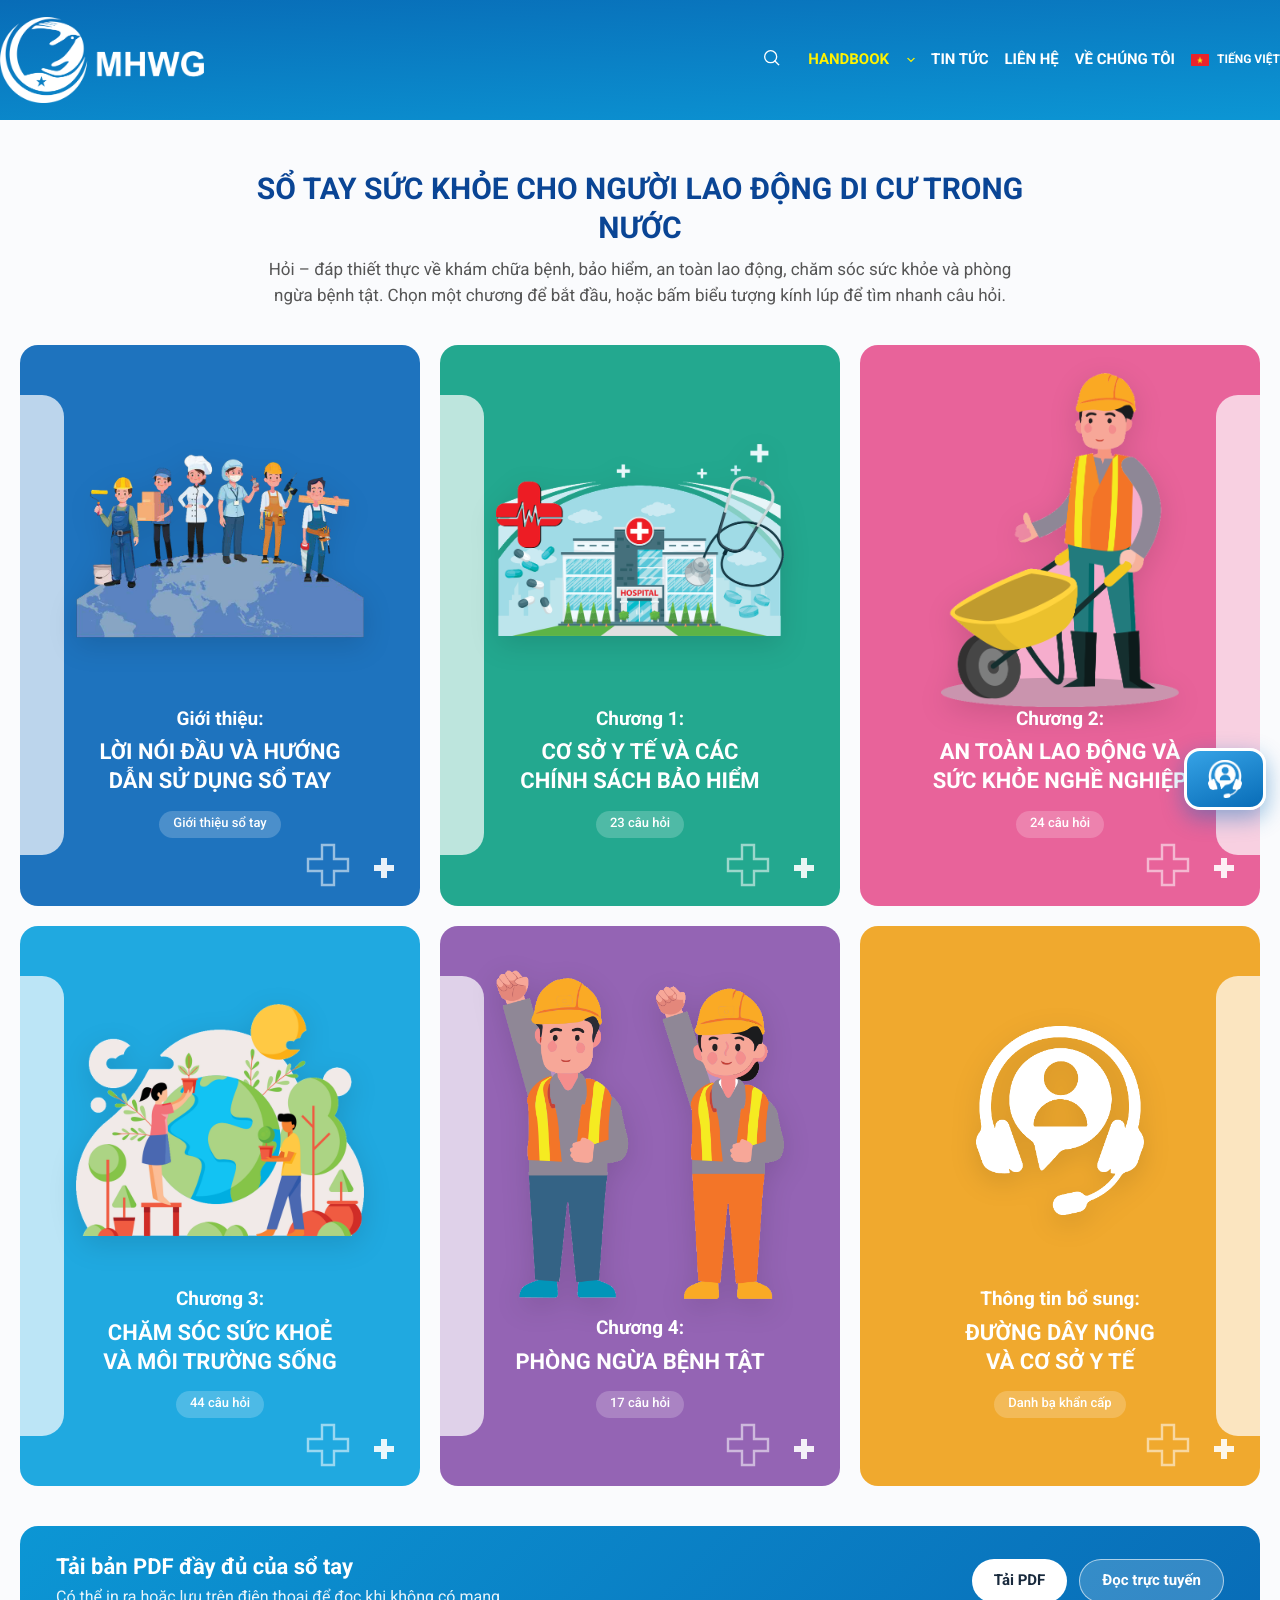
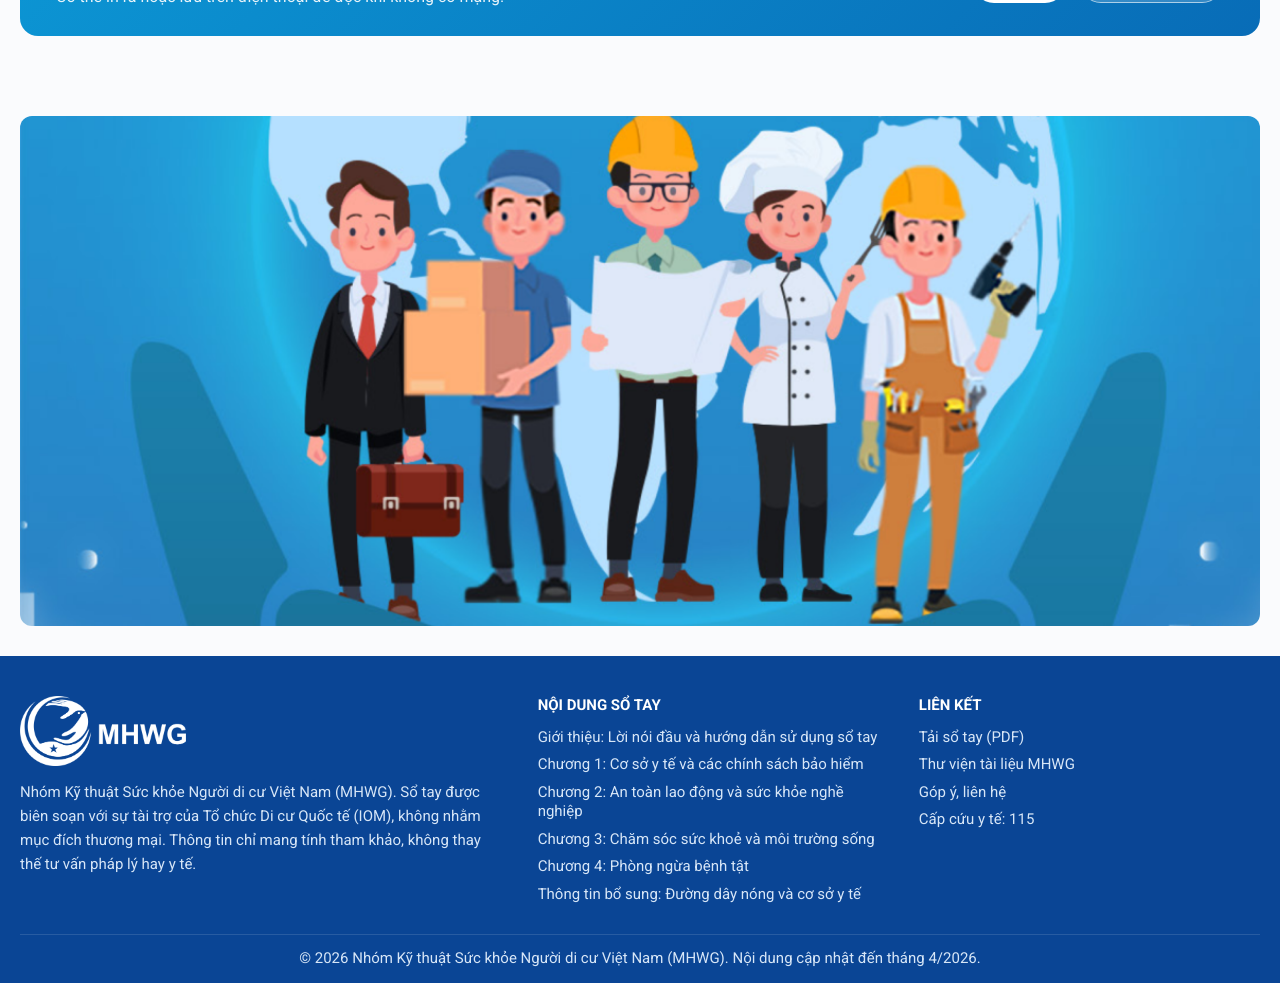
<file: index.html>
<!DOCTYPE html>
<html lang="vi">
    <head>
        <meta charset="UTF-8" />
        <meta http-equiv="X-UA-Compatible" content="IE=edge" />
        <meta name="viewport" content="width=device-width, initial-scale=1.0" />
        <meta name="description" content="Sổ tay sức khỏe cho người lao động di cư trong nước tại Việt Nam - Nhóm Kỹ thuật Sức khỏe Người di cư Việt Nam (MHWG)." />
        <!-- favicon -->
        <link rel="apple-touch-icon" sizes="57x57" href="./images/favicon/apple-icon-57x57.png" />
        <link rel="apple-touch-icon" sizes="60x60" href="./images/favicon/apple-icon-60x60.png" />
        <link rel="apple-touch-icon" sizes="72x72" href="./images/favicon/apple-icon-72x72.png" />
        <link rel="apple-touch-icon" sizes="76x76" href="./images/favicon/apple-icon-76x76.png" />
        <link rel="apple-touch-icon" sizes="114x114" href="./images/favicon/apple-icon-114x114.png" />
        <link rel="apple-touch-icon" sizes="120x120" href="./images/favicon/apple-icon-120x120.png" />
        <link rel="apple-touch-icon" sizes="144x144" href="./images/favicon/apple-icon-144x144.png" />
        <link rel="apple-touch-icon" sizes="152x152" href="./images/favicon/apple-icon-152x152.png" />
        <link rel="apple-touch-icon" sizes="180x180" href="./images/favicon/apple-icon-180x180.png" />
        <link rel="icon" type="image/png" sizes="192x192" href="./images/favicon/android-icon-192x192.png" />
        <link rel="icon" type="image/png" sizes="32x32" href="./images/favicon/favicon-32x32.png" />
        <link rel="icon" type="image/png" sizes="96x96" href="./images/favicon/favicon-96x96.png" />
        <link rel="icon" type="image/png" sizes="16x16" href="./images/favicon/favicon-16x16.png" />
        <meta name="msapplication-TileColor" content="#ffffff" />
        <meta name="msapplication-TileImage" content="./images/favicon/ms-icon-144x144.png" />
        <meta name="theme-color" content="#ffffff" />
        <!-- end favicon -->
        <title>Handbook - Sổ tay sức khỏe cho người lao động di cư trong nước</title>
        <!-- font -->
        <link rel="preconnect" href="https://fonts.googleapis.com" />
        <link rel="preconnect" href="https://fonts.gstatic.com" crossorigin />
        <link href="https://fonts.googleapis.com/css2?family=Roboto:ital,wght@0,300;0,400;0,500;0,600;0,700;0,800;1,400&display=swap" rel="stylesheet" />
        <!-- end font -->
        <link rel="stylesheet" href="./css/style.css" />
    </head>

    <body>
        <!-- header -->
        <header id="header" class="header relative js__stickyHeader">
            <!-- pc -->
            <div class="header-container w-1290">
                <div class="header-top d-3xl-flex items-center justify-between">
                    <!-- logo -->
                    <div class="header-logo flex-0">
                        <a href="./index.html" class="header-logo__link"><img src="./images/logo-trang-1.png" alt="MHWG" class="header-logo__img"></a>
                    </div>
                    <!-- logo -->
                    <div class="header-right flex-1 d-3xl-flex items-center gap-24">
                        <!-- search -->
                        <div class="header-search js__searchContainer">
                            <div class="header-search__icon js__searchIcon">
                                <img src="./images/svg/search.svg" alt="Tìm kiếm">
                            </div>
                            <div class="header-search__wrapper js__searchContent">
                                <div class="header-search__close js__closeSearch">
                                    <img src="./images/svg/close-w.svg" alt="Đóng">
                                </div>
                                <div class="header-search__form">
                                    <form action="./tim_kiem.html" method="get" class="relative">
                                        <input type="text" name="s" class="search-input w-full h-full js__searchInput" placeholder="Tìm kiếm câu hỏi..." autocomplete="off">
                                        <button type="submit" class="search-btn" aria-label="Tìm kiếm">
                                            <svg class="ct-icon" aria-hidden="true" width="15" height="15" viewBox="0 0 15 15"><path d="M14.8,13.7L12,11c0.9-1.2,1.5-2.6,1.5-4.2c0-3.7-3-6.8-6.8-6.8S0,3,0,6.8s3,6.8,6.8,6.8c1.6,0,3.1-0.6,4.2-1.5l2.8,2.8c0.1,0.1,0.3,0.2,0.5,0.2s0.4-0.1,0.5-0.2C15.1,14.5,15.1,14,14.8,13.7z M1.5,6.8c0-2.9,2.4-5.2,5.2-5.2S12,3.9,12,6.8S9.6,12,6.8,12S1.5,9.6,1.5,6.8z" fill="currentColor"></path></svg>
                                        </button>
                                    </form>
                                </div>
                            </div>
                        </div>
                        <!-- end search -->
                        <!-- navbar -->
                        <ul class="navbar d-3xl-flex items-center gap-24">
                            <!-- item -->
                            <li class="navbar-item active">
                                <div class="navbar-item__top d-3xl-flex items-center gap-10">
                                    <a href="./index.html" class="navbar-item__link">Handbook</a>
                                    <div class="navbar-item__icon">
                                        <svg class="ct-icon" width="8" height="8" viewBox="0 0 15 15"><path d="M2.1,3.2l5.4,5.4l5.4-5.4L15,4.3l-7.5,7.5L0,4.3L2.1,3.2z" fill="currentColor"></path></svg>
                                    </div>
                                </div>
                                <div class="navbar-dropdown-wrapper">
                                    <ul class="navbar-dropdown">
                                        <li class="navbar-dropdown__item fs-15">
                                            <a href="./gioi_thieu.html" class="navbar-dropdown__link">Giới thiệu: Lời nói đầu và hướng dẫn sử dụng sổ tay</a>
                                        </li>
                                        <li class="navbar-dropdown__item fs-15">
                                            <a href="./chapter_1.html" class="navbar-dropdown__link">Chương 1: Cơ sở y tế và các chính sách bảo hiểm</a>
                                        </li>
                                        <li class="navbar-dropdown__item fs-15">
                                            <a href="./chapter_2.html" class="navbar-dropdown__link">Chương 2: An toàn lao động và sức khỏe nghề nghiệp</a>
                                        </li>
                                        <li class="navbar-dropdown__item fs-15">
                                            <a href="./chapter_3.html" class="navbar-dropdown__link">Chương 3: Chăm sóc sức khoẻ và môi trường sống</a>
                                        </li>
                                        <li class="navbar-dropdown__item fs-15">
                                            <a href="./chapter_4.html" class="navbar-dropdown__link">Chương 4: Phòng ngừa bệnh tật</a>
                                        </li>
                                        <li class="navbar-dropdown__item fs-15">
                                            <a href="./thong_tin_bo_sung.html" class="navbar-dropdown__link">Thông tin bổ sung: Đường dây nóng và cơ sở y tế</a>
                                        </li>
                                    </ul>
                                </div>
                            </li>
                            <!-- end item -->
                            <!-- item -->
                            <li class="navbar-item">
                                <div class="navbar-item__top d-3xl-flex items-center gap-10">
                                    <a href="https://mhwg.org.vn/" class="navbar-item__link" target="_blank" rel="noopener">Tin tức</a>
                                </div>
                            </li>
                            <!-- end item -->
                            <!-- item -->
                            <li class="navbar-item">
                                <div class="navbar-item__top d-3xl-flex items-center gap-10">
                                    <a href="https://mhwg.org.vn/vi/lien-he/" class="navbar-item__link" target="_blank" rel="noopener">Liên hệ</a>
                                </div>
                            </li>
                            <!-- end item -->
                            <!-- item -->
                            <li class="navbar-item">
                                <div class="navbar-item__top d-3xl-flex items-center gap-10">
                                    <a href="./gioi_thieu.html" class="navbar-item__link">Về chúng tôi</a>
                                </div>
                            </li>
                            <!-- end item -->
                            <!-- item -->
                            <li class="navbar-item navbar-item-languageWrapper">
                                <div class="navbar-item__top d-3xl-flex items-center gap-10">
                                    <a href="./index.html" class="navbar-item__link navbar-item__language">
                                        <div class="navbar-item__flag-icon">
                                            <img src="./images/flag-vi.png" alt="">
                                        </div>
                                        <span class="navbar-item__text">Tiếng việt</span>
                                    </a>
                                </div>
                            </li>
                            <!-- end item -->
                        </ul>
                        <!-- end navbar -->

                        <!-- menu mobile -->
                        <div class="sub-menu d-3xl-none d-lg-block">
                            <!-- icon bar -->
                            <div class="icon-bar js__clickShowMenuMb px-15 py-10">
                                <img src="./images/svg/bar-w.svg" alt="Menu">
                            </div>
                            <!-- end icon bar -->
                            <!-- content -->
                            <div class="sub-menu__content">
                                <!-- close -->
                                <div class="sub-menu__close js__closeSubMenu h-56 p-4 mb-8 d-3xl-flex items-center text-white">
                                    <img src="./images/svg/close-w.svg" alt="Đóng">
                                </div>
                                <!-- end close -->

                                <div class="sub-menu__container">
                                    <!-- list -->
                                    <div class="sub-menu__list">
                                        <!-- item -->
                                        <div class="sub-menu__item">
                                            <!-- heading -->
                                            <div class="heading-sub js__dropDown d-3xl-flex items-center justify-between px-16 py-8 text-white">
                                                <a href="./index.html" class="heading-sub__title fs-16 fw-500">Handbook</a>
                                                <div class="heading-sub__arrow">
                                                    <img src="./images/svg/arrow-down-w.svg" alt="">
                                                </div>
                                            </div>
                                            <!-- end heading -->
                                            <!-- sub menu list -->
                                            <ul class="list-sub js__listSubMenu">
                                                <li class="item-sub">
                                                    <a href="./gioi_thieu.html" class="item-sub__link fs-16">Giới thiệu: Lời nói đầu và hướng dẫn sử dụng sổ tay</a>
                                                </li>
                                                <li class="item-sub">
                                                    <a href="./chapter_1.html" class="item-sub__link fs-16">Chương 1: Cơ sở y tế và các chính sách bảo hiểm</a>
                                                </li>
                                                <li class="item-sub">
                                                    <a href="./chapter_2.html" class="item-sub__link fs-16">Chương 2: An toàn lao động và sức khỏe nghề nghiệp</a>
                                                </li>
                                                <li class="item-sub">
                                                    <a href="./chapter_3.html" class="item-sub__link fs-16">Chương 3: Chăm sóc sức khoẻ và môi trường sống</a>
                                                </li>
                                                <li class="item-sub">
                                                    <a href="./chapter_4.html" class="item-sub__link fs-16">Chương 4: Phòng ngừa bệnh tật</a>
                                                </li>
                                                <li class="item-sub">
                                                    <a href="./thong_tin_bo_sung.html" class="item-sub__link fs-16">Thông tin bổ sung: Đường dây nóng và cơ sở y tế</a>
                                                </li>
                                            </ul>
                                            <!-- end sub menu list -->
                                        </div>
                                        <!-- end item -->
                                        <!-- item -->
                                        <div class="sub-menu__item">
                                            <div class="heading-sub d-3xl-flex items-center justify-between px-16 py-8 text-white">
                                                <a href="https://mhwg.org.vn/" class="heading-sub__title fs-16 fw-500" target="_blank" rel="noopener">Tin tức</a>
                                            </div>
                                        </div>
                                        <!-- end item -->
                                        <!-- item -->
                                        <div class="sub-menu__item">
                                            <div class="heading-sub d-3xl-flex items-center justify-between px-16 py-8 text-white">
                                                <a href="https://mhwg.org.vn/vi/lien-he/" class="heading-sub__title fs-16 fw-500" target="_blank" rel="noopener">Liên hệ</a>
                                            </div>
                                        </div>
                                        <!-- end item -->
                                        <!-- item -->
                                        <div class="sub-menu__item">
                                            <div class="heading-sub d-3xl-flex items-center justify-between px-16 py-8 text-white">
                                                <a href="./gioi_thieu.html" class="heading-sub__title fs-16 fw-500">Về chúng tôi</a>
                                            </div>
                                        </div>
                                        <!-- end item -->
                                    </div>
                                    <!-- end list -->
                                </div>
                            </div>
                            <!-- end content -->
                            <div class="overlay js__overlay"></div>
                        </div>
                        <!-- end menu mobile -->
                    </div>
                </div>
            </div>
            <!-- end pc -->
        </header>
        <!-- end header -->
        <!-- main -->
        <main id="main" class="main">
            <!-- handbook -->
            <section class="handbook-primary relative z-20 w-wrapper">
                <div class="handbook-primary__container w-1290">
                    <div class="handbook-primary__head">
                        <h1 class="heading-primary">Sổ tay sức khỏe cho người lao động di cư trong nước</h1>
                        <p class="handbook-primary__des">Hỏi – đáp thiết thực về khám chữa bệnh, bảo hiểm, an toàn lao động, chăm sóc sức khỏe và phòng ngừa bệnh tật. Chọn một chương để bắt đầu, hoặc bấm biểu tượng kính lúp để tìm nhanh câu hỏi.</p>
                    </div>
                    <div class="handbook-primary__list">
                        <!-- item -->
                        <a href="./gioi_thieu.html" class="handbook-item handbook-item--0">
                            <span class="handbook-item__tab"></span>
                            <div class="handbook-item__img"><img src="./images/chuong-0-1.png" alt="" loading="lazy"></div>
                            <div class="handbook-item__content">
                                <span class="handbook-item__label">Giới thiệu:</span>
                                <h2 class="handbook-item__title">Lời nói đầu và hướng dẫn sử dụng sổ tay</h2>
                                <span class="handbook-item__meta">Giới thiệu sổ tay</span>
                            </div>
                        </a>
                        <!-- end item -->
                        <!-- item -->
                        <a href="./chapter_1.html" class="handbook-item handbook-item--1">
                            <span class="handbook-item__tab"></span>
                            <div class="handbook-item__img"><img src="./images/chuong-1-1.png" alt="" loading="lazy"></div>
                            <div class="handbook-item__content">
                                <span class="handbook-item__label">Chương 1:</span>
                                <h2 class="handbook-item__title">Cơ sở y tế và các chính sách bảo hiểm</h2>
                                <span class="handbook-item__meta">23 câu hỏi</span>
                            </div>
                        </a>
                        <!-- end item -->
                        <!-- item -->
                        <a href="./chapter_2.html" class="handbook-item handbook-item--2">
                            <span class="handbook-item__tab"></span>
                            <div class="handbook-item__img"><img src="./images/chuong-2-1.png" alt="" loading="lazy"></div>
                            <div class="handbook-item__content">
                                <span class="handbook-item__label">Chương 2:</span>
                                <h2 class="handbook-item__title">An toàn lao động và sức khỏe nghề nghiệp</h2>
                                <span class="handbook-item__meta">24 câu hỏi</span>
                            </div>
                        </a>
                        <!-- end item -->
                        <!-- item -->
                        <a href="./chapter_3.html" class="handbook-item handbook-item--3">
                            <span class="handbook-item__tab"></span>
                            <div class="handbook-item__img"><img src="./images/chuong-3-1.png" alt="" loading="lazy"></div>
                            <div class="handbook-item__content">
                                <span class="handbook-item__label">Chương 3:</span>
                                <h2 class="handbook-item__title">Chăm sóc sức khoẻ và môi trường sống</h2>
                                <span class="handbook-item__meta">44 câu hỏi</span>
                            </div>
                        </a>
                        <!-- end item -->
                        <!-- item -->
                        <a href="./chapter_4.html" class="handbook-item handbook-item--4">
                            <span class="handbook-item__tab"></span>
                            <div class="handbook-item__img"><img src="./images/chuong-4-1.png" alt="" loading="lazy"></div>
                            <div class="handbook-item__content">
                                <span class="handbook-item__label">Chương 4:</span>
                                <h2 class="handbook-item__title">Phòng ngừa bệnh tật</h2>
                                <span class="handbook-item__meta">17 câu hỏi</span>
                            </div>
                        </a>
                        <!-- end item -->
                        <!-- item -->
                        <a href="./thong_tin_bo_sung.html" class="handbook-item handbook-item--5">
                            <span class="handbook-item__tab"></span>
                            <div class="handbook-item__img"><img src="./images/tong-dai.png" alt="" loading="lazy"></div>
                            <div class="handbook-item__content">
                                <span class="handbook-item__label">Thông tin bổ sung:</span>
                                <h2 class="handbook-item__title">Đường dây nóng và cơ sở y tế</h2>
                                <span class="handbook-item__meta">Danh bạ khẩn cấp</span>
                            </div>
                        </a>
                        <!-- end item -->
                    </div>
                    <!-- download -->
                    <div class="download-block">
                        <div>
                            <h2 class="download-block__title">Tải bản PDF đầy đủ của sổ tay</h2>
                            <p class="download-block__des">Có thể in ra hoặc lưu trên điện thoại để đọc khi không có mạng.</p>
                        </div>
                        <div class="download-block__actions">
                            <a href="./document/so-tay-suc-khoe-nguoi-lao-dong-di-cu.pdf" class="btn-pill" download>Tải PDF</a>
                            <a href="./document/so-tay-suc-khoe-nguoi-lao-dong-di-cu.pdf" class="btn-pill btn-pill--ghost" target="_blank" rel="noopener">Đọc trực tuyến</a>
                        </div>
                    </div>
                    <!-- end download -->
                </div>
            </section>
            <!-- end handbook -->

            <!-- quinary -->
            <section class="main-quinary relative z-20 over-hidden w-wrapper">
                <div class="main-quinary__container w-1290">
                    <a href="./index.html">
                        <img src="./images/footer.png" alt="Sổ tay sức khỏe - MHWG" class="w-full" style="height: auto;">
                    </a>
                </div>
            </section>
            <!-- end quinary -->
        </main>
        <!-- end main -->
        <!-- footer -->
        <footer id="footer" class="footer w-wrapper z-20 relative">
            <div class="footer-top w-1290">
                <div class="footer-brand">
                    <a href="./index.html" class="footer-logo"><img src="./images/logo-trang-1.png" alt="MHWG"></a>
                    <p class="footer-des">Nhóm Kỹ thuật Sức khỏe Người di cư Việt Nam (MHWG). Sổ tay được biên soạn với sự tài trợ của Tổ chức Di cư Quốc tế (IOM), không nhằm mục đích thương mại. Thông tin chỉ mang tính tham khảo, không thay thế tư vấn pháp lý hay y tế.</p>
                </div>
                <div>
                    <h3 class="footer-title">Nội dung sổ tay</h3>
                    <div class="footer-links">
                        <a href="./gioi_thieu.html">Giới thiệu: Lời nói đầu và hướng dẫn sử dụng sổ tay</a>
                        <a href="./chapter_1.html">Chương 1: Cơ sở y tế và các chính sách bảo hiểm</a>
                        <a href="./chapter_2.html">Chương 2: An toàn lao động và sức khỏe nghề nghiệp</a>
                        <a href="./chapter_3.html">Chương 3: Chăm sóc sức khoẻ và môi trường sống</a>
                        <a href="./chapter_4.html">Chương 4: Phòng ngừa bệnh tật</a>
                        <a href="./thong_tin_bo_sung.html">Thông tin bổ sung: Đường dây nóng và cơ sở y tế</a>
                    </div>
                </div>
                <div>
                    <h3 class="footer-title">Liên kết</h3>
                    <div class="footer-links">
                        <a href="./document/so-tay-suc-khoe-nguoi-lao-dong-di-cu.pdf" download>Tải sổ tay (PDF)</a>
                        <a href="https://mhwg.org.vn/thu-vien/" target="_blank" rel="noopener">Thư viện tài liệu MHWG</a>
                        <a href="https://mhwg.org.vn/vi/lien-he/" target="_blank" rel="noopener">Góp ý, liên hệ</a>
                        <a href="tel:115">Cấp cứu y tế: 115</a>
                    </div>
                </div>
            </div>
            <p class="footer-text text-center fs-15">© 2026 Nhóm Kỹ thuật Sức khỏe Người di cư Việt Nam (MHWG). Nội dung cập nhật đến tháng 4/2026.</p>
            <!-- back top -->
            <div id="back-top">
                <img src="./images/svg/arrow-top-w.svg" alt="Lên đầu trang">
            </div>
            <!-- end back top -->
        </footer>
        <!-- end footer -->
        <!-- hotline -->
        <a href="./thong_tin_bo_sung.html" class="hotline-fixed" aria-label="Đường dây nóng">
            <img src="./images/tong-dai.png" alt="">
            <span class="hotline-fixed__tip">Đường dây nóng</span>
        </a>
        <!-- end hotline -->
        <script src="./js/main.js"></script>
    </body>
</html>
</file>
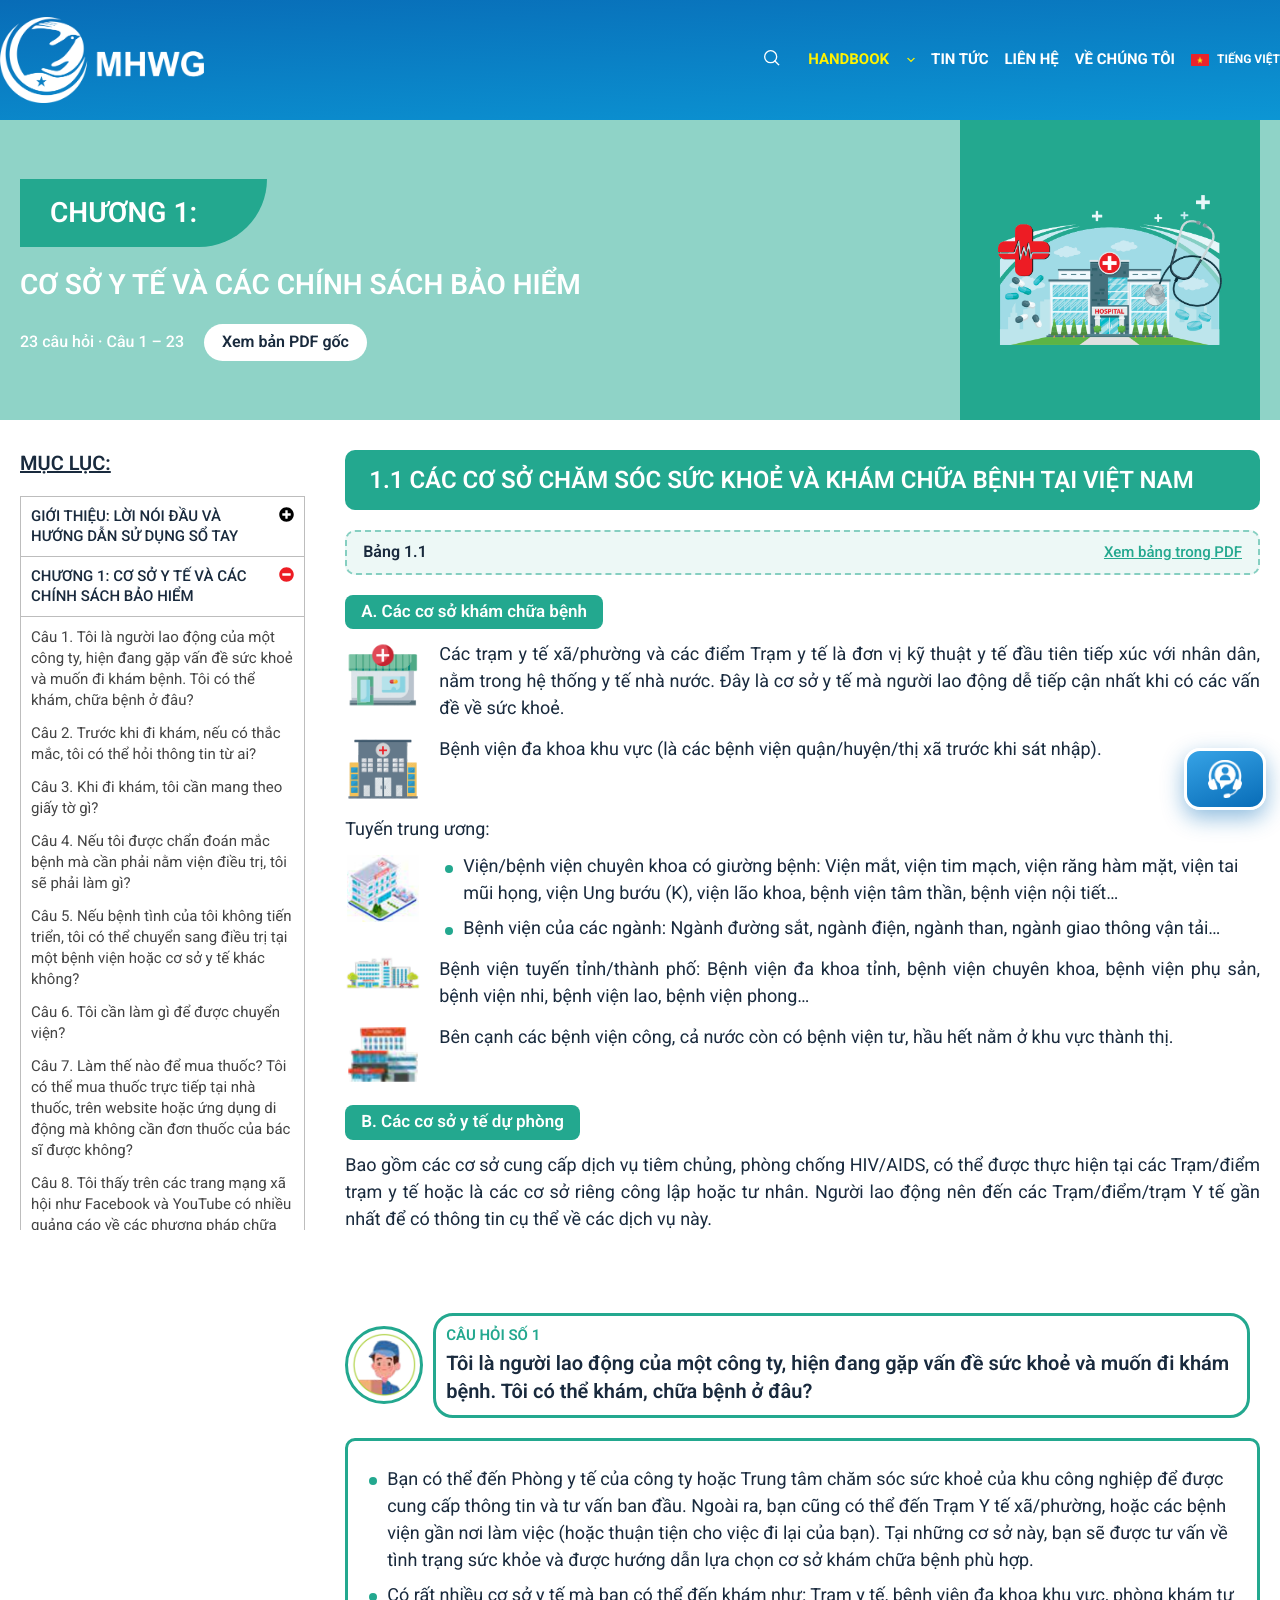
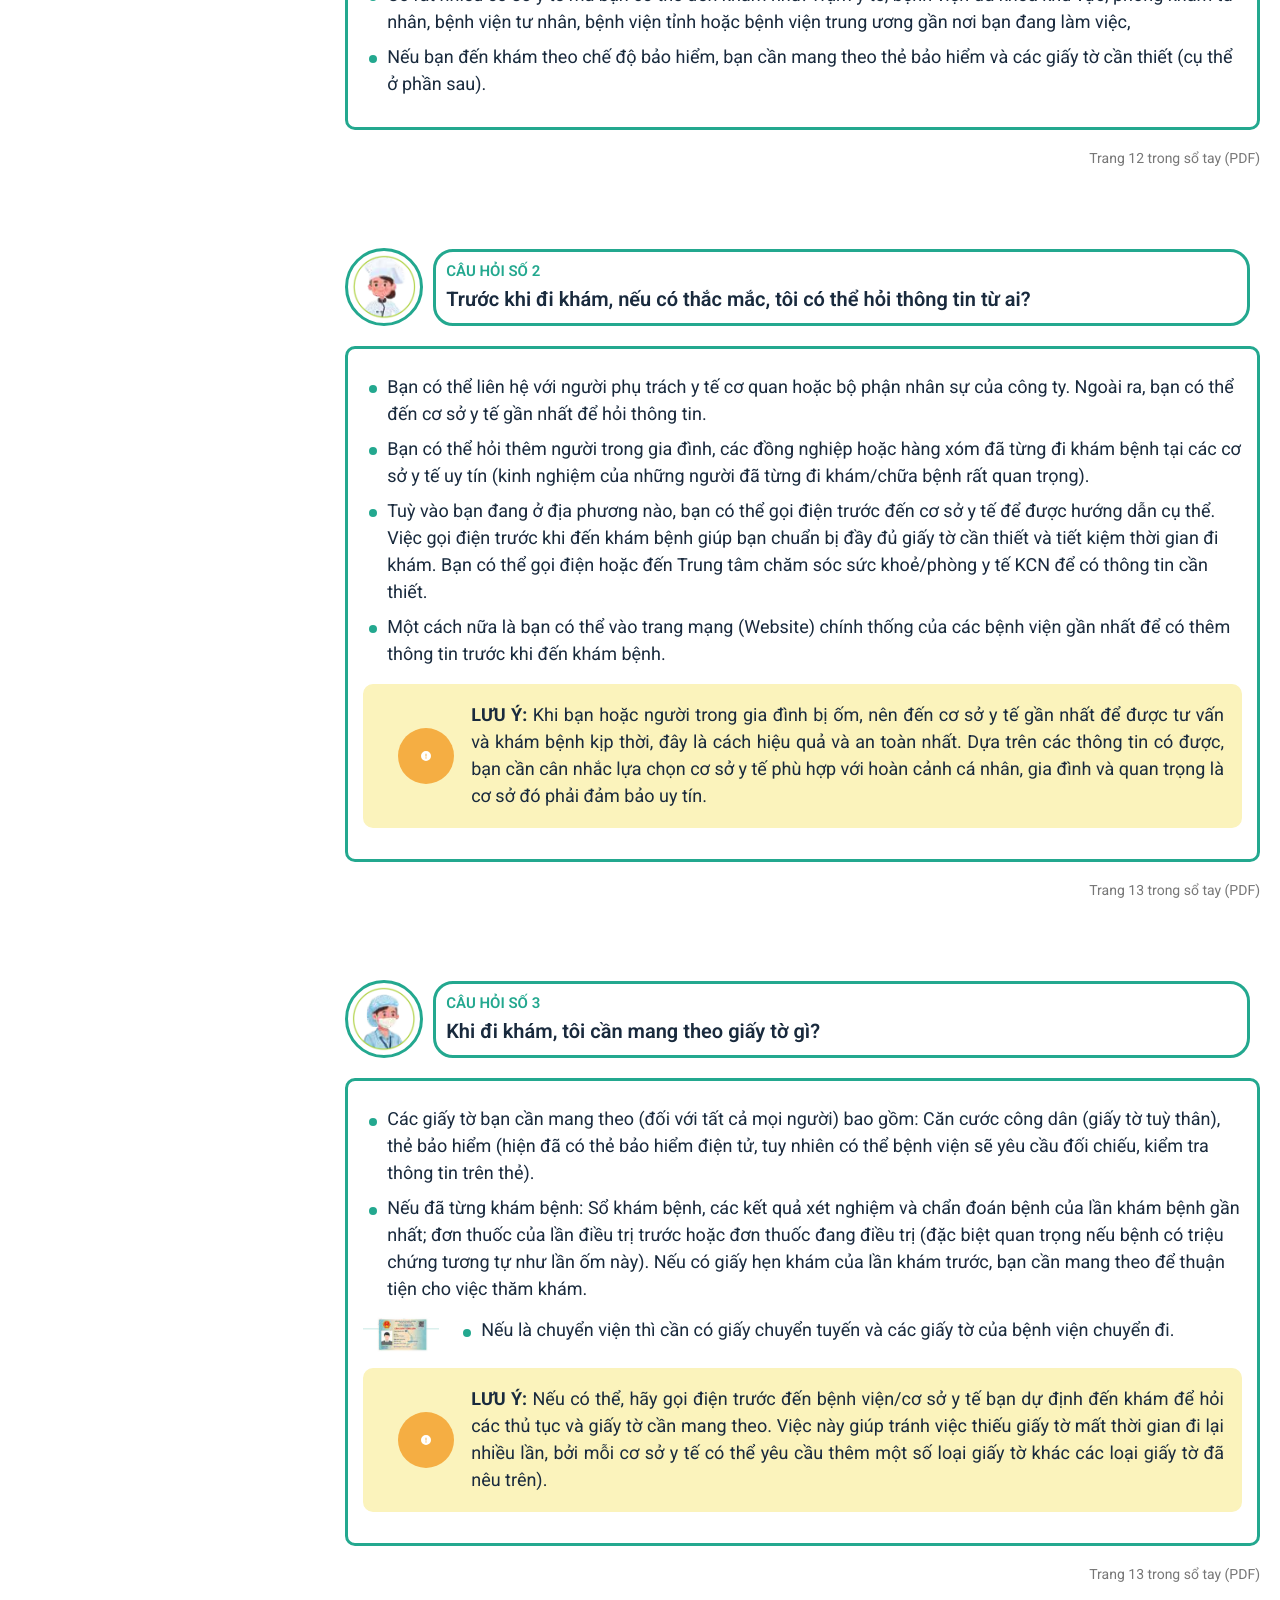
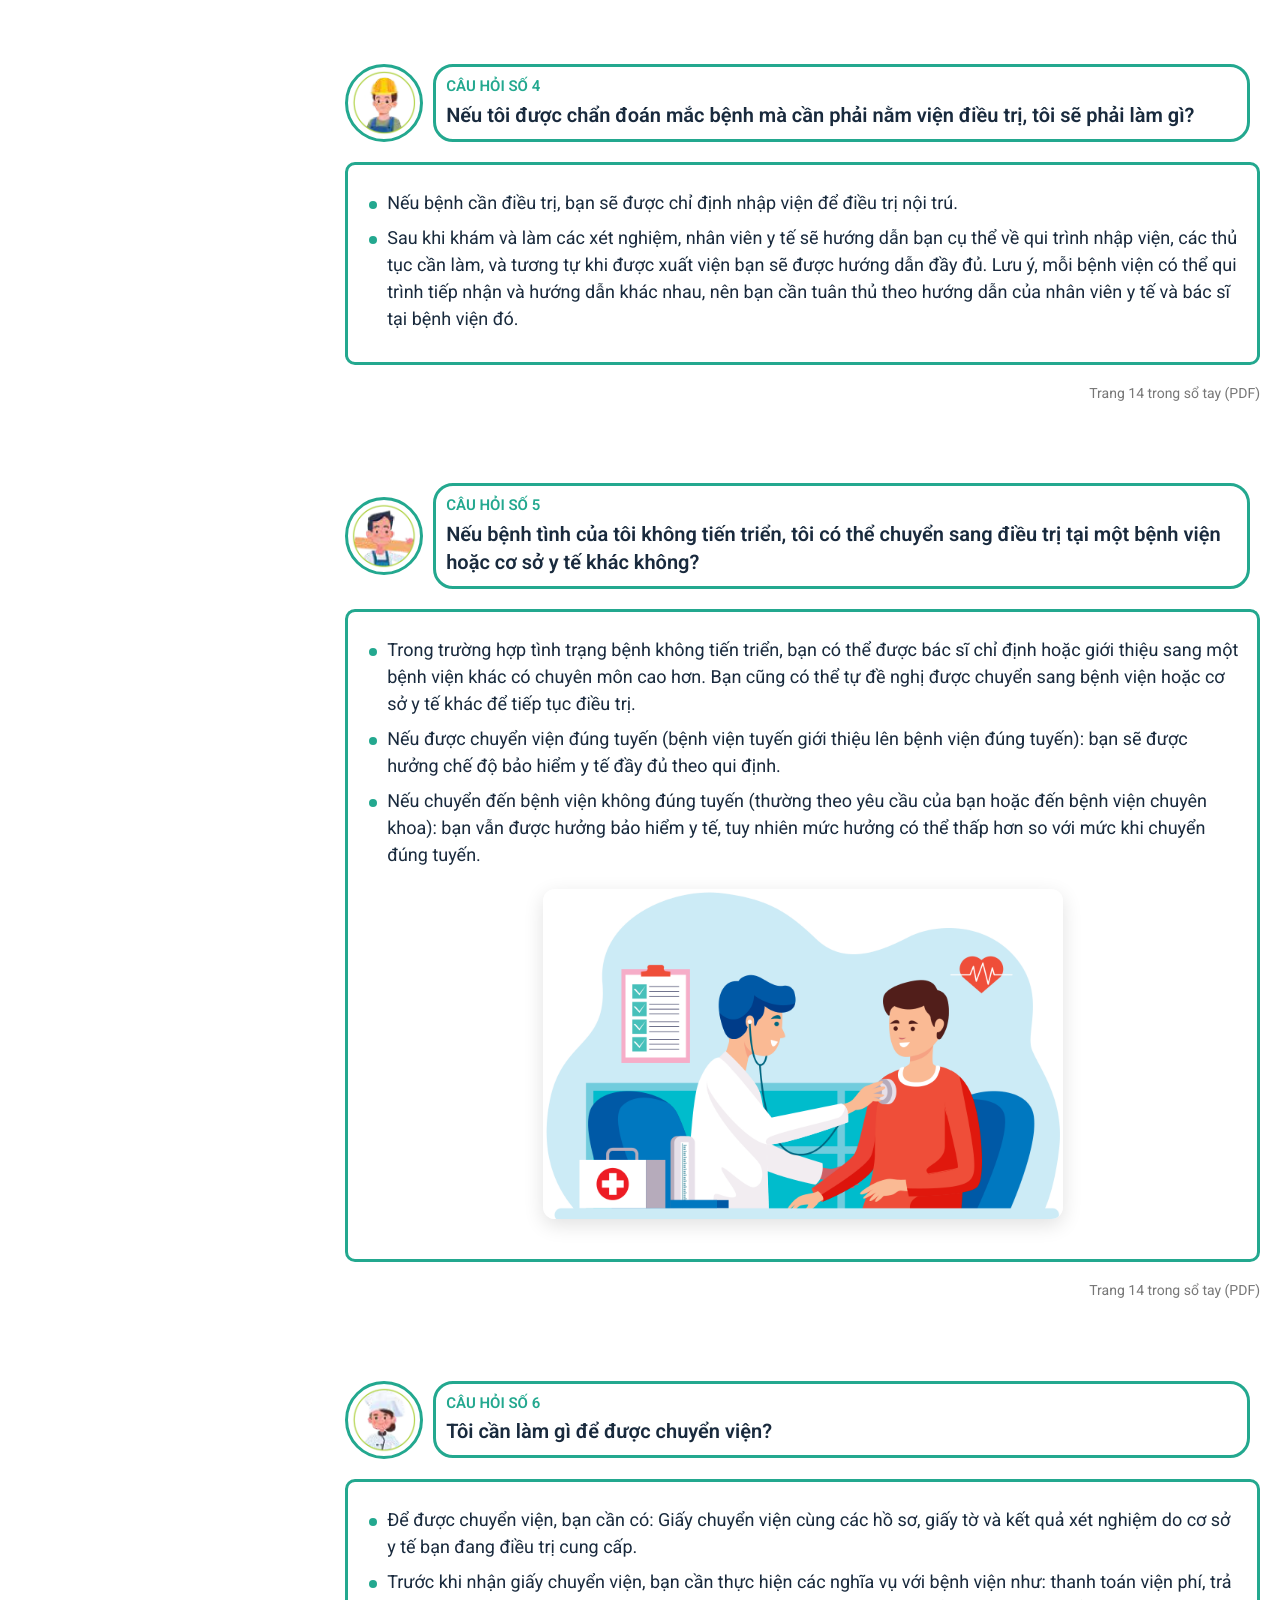
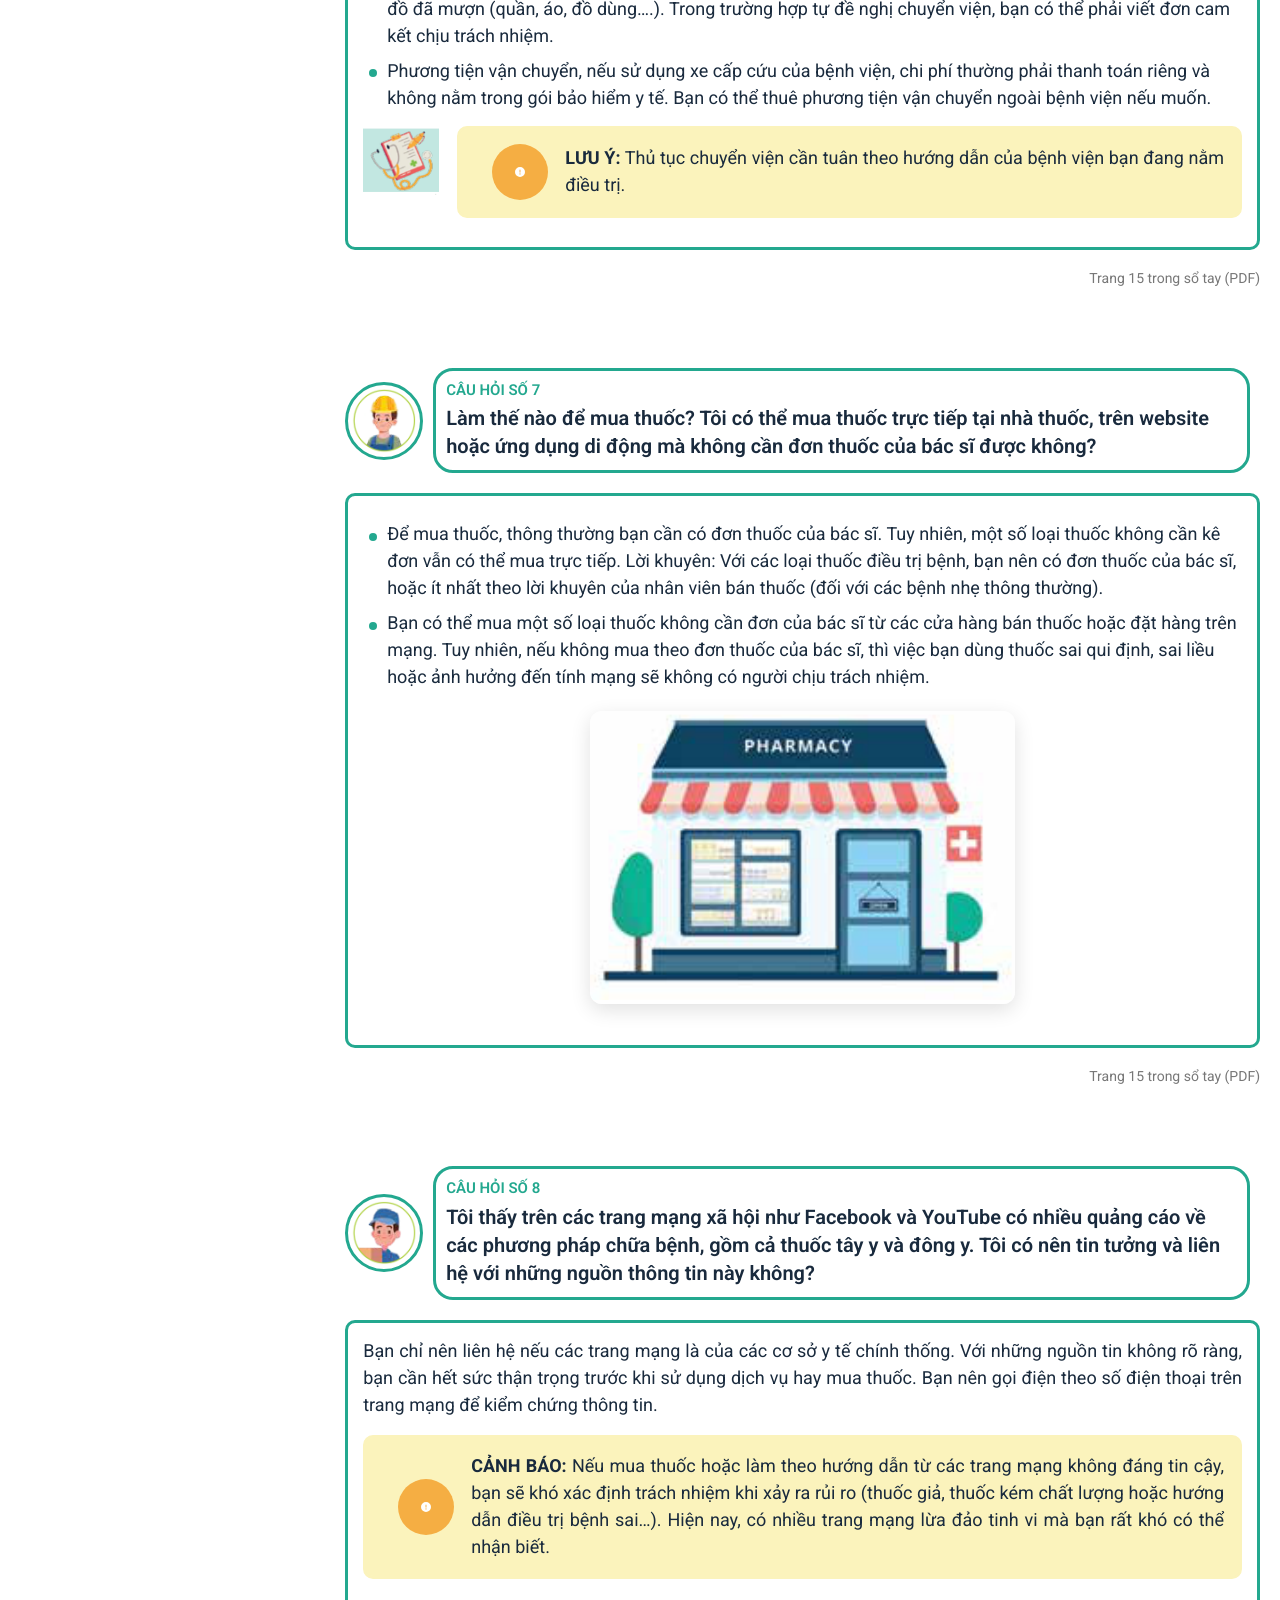
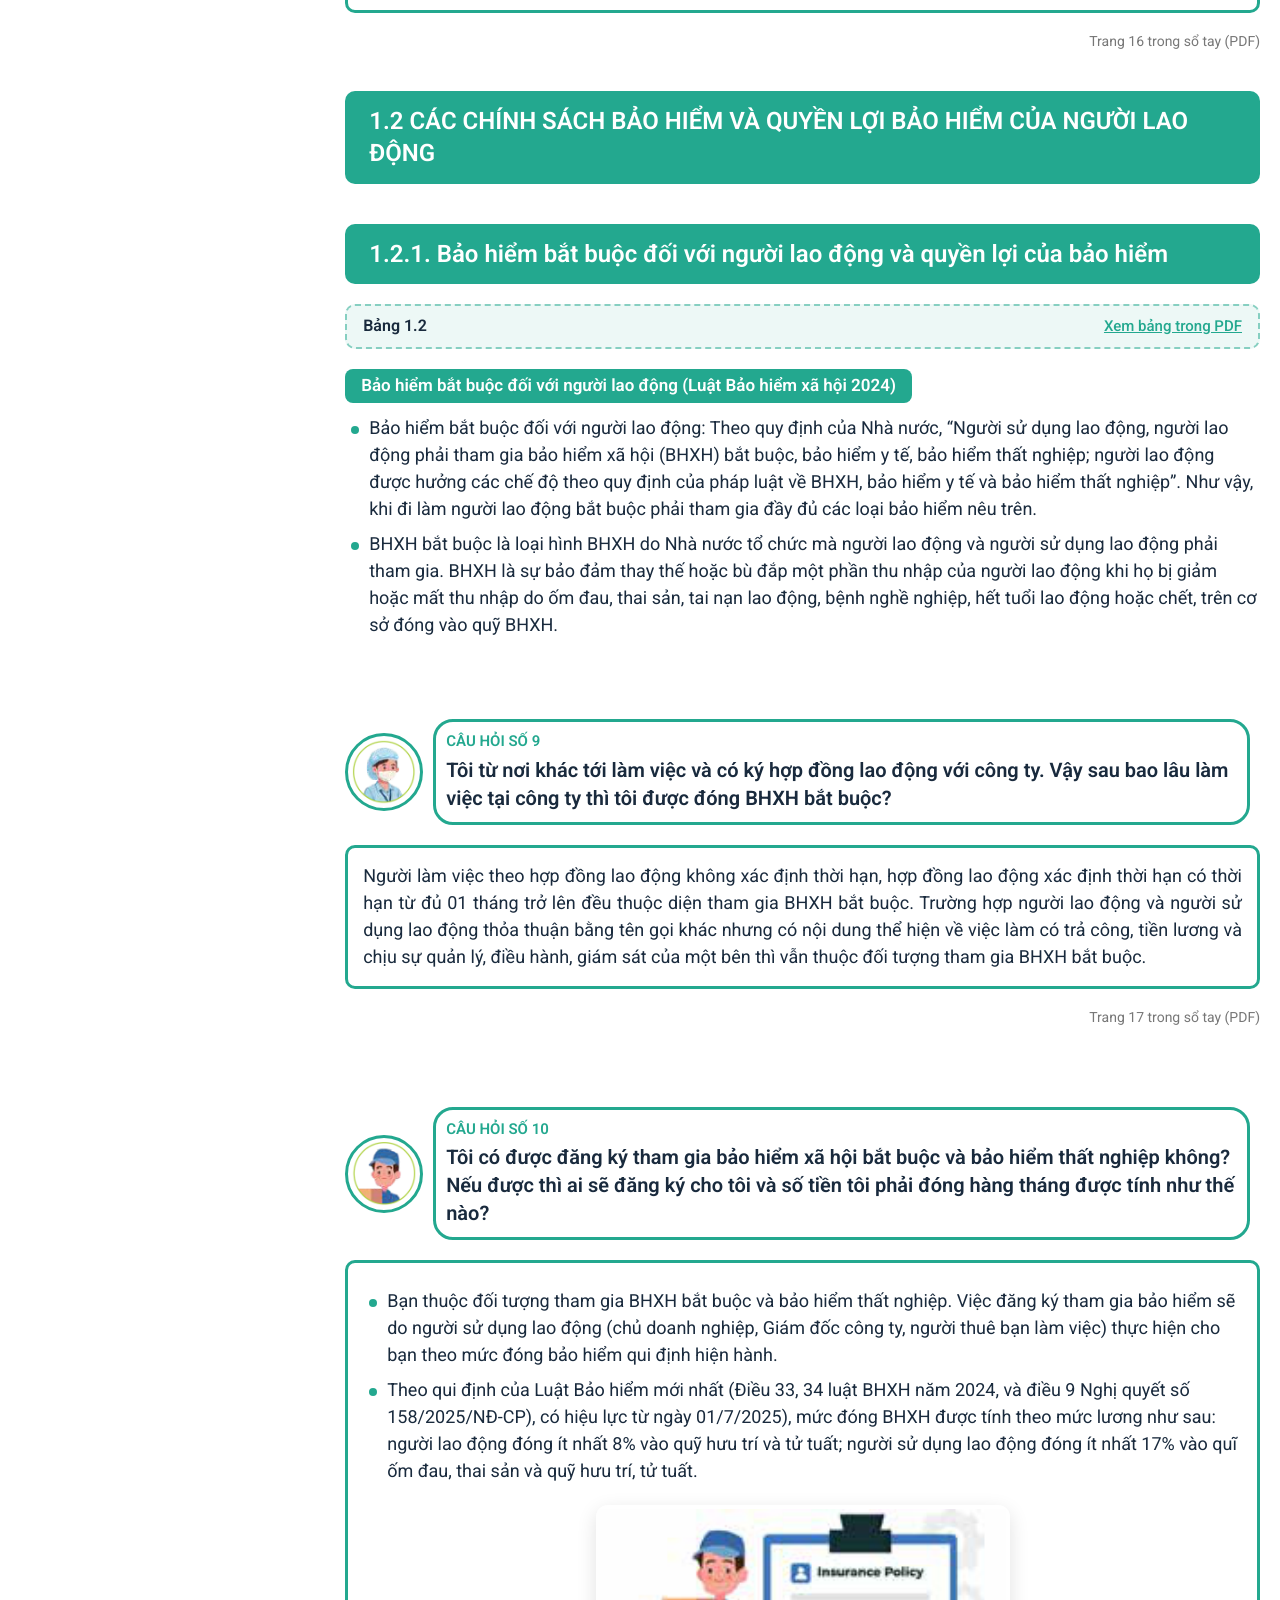
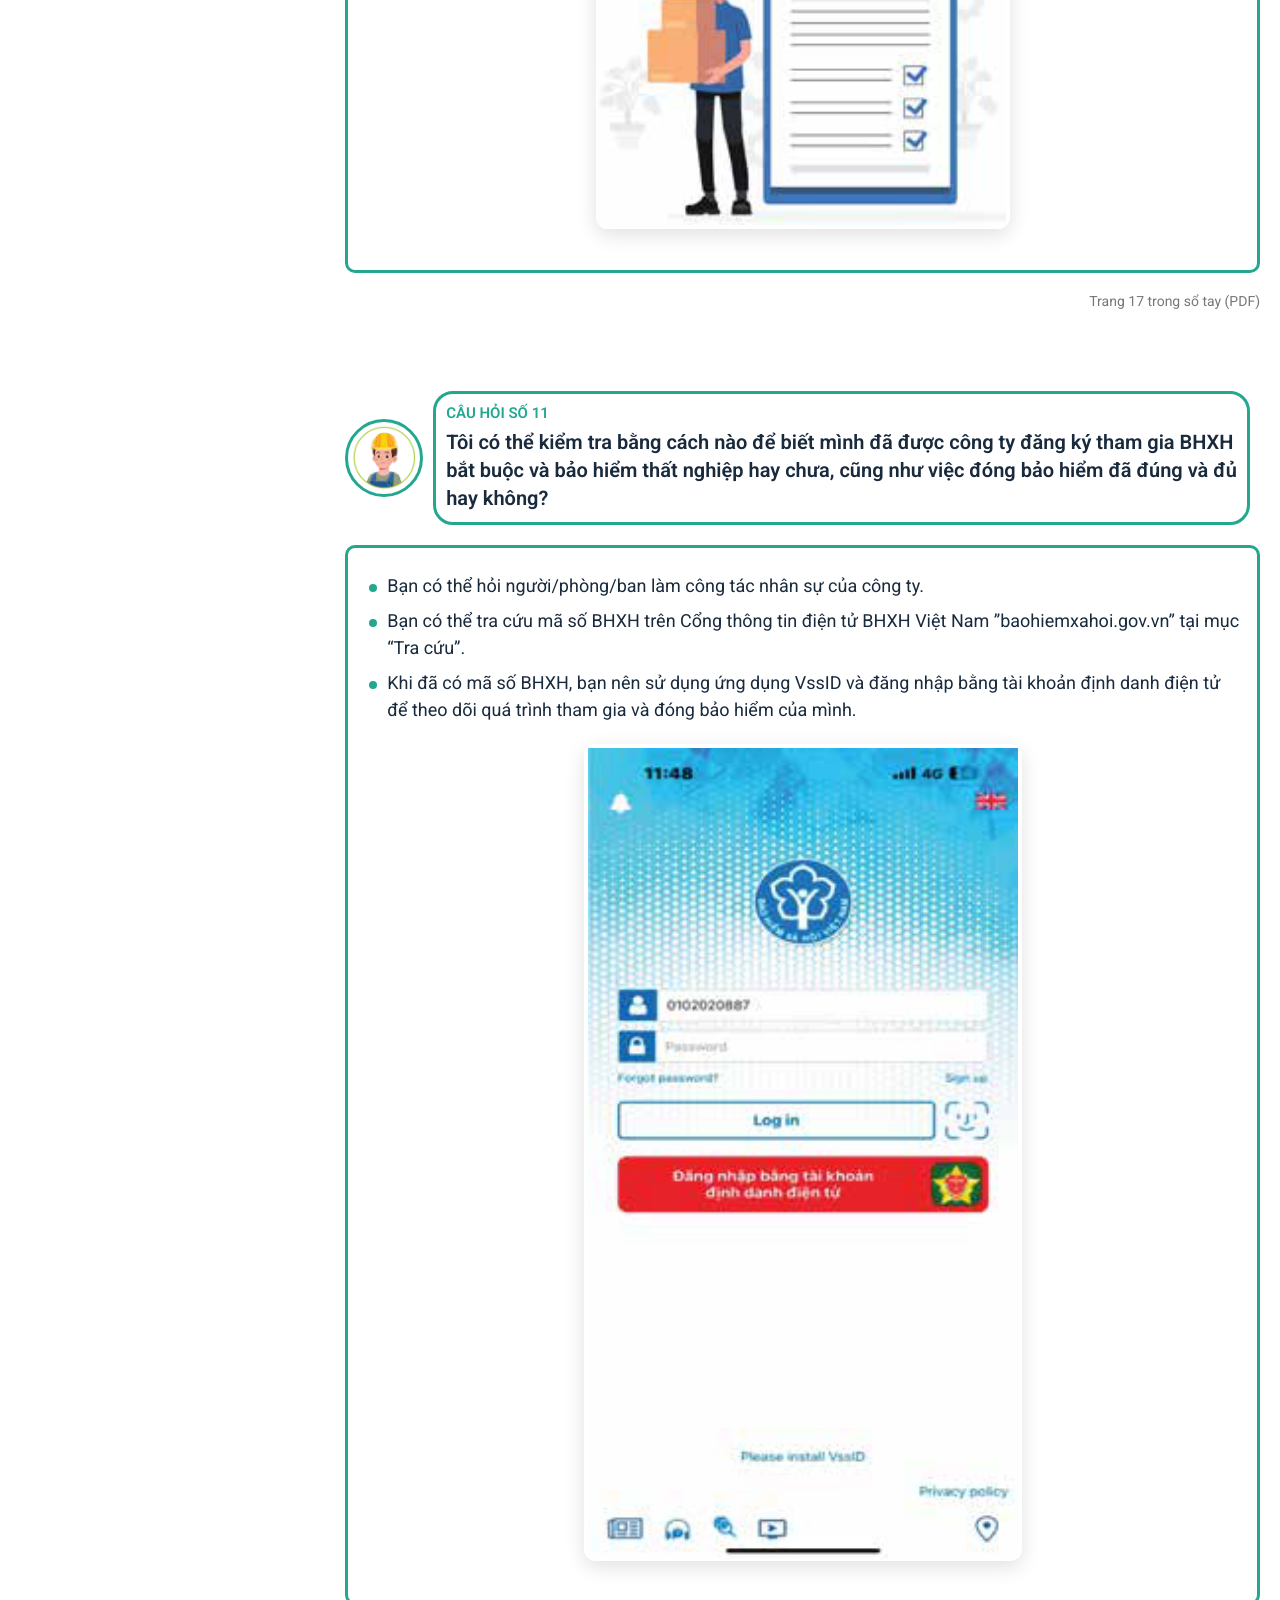
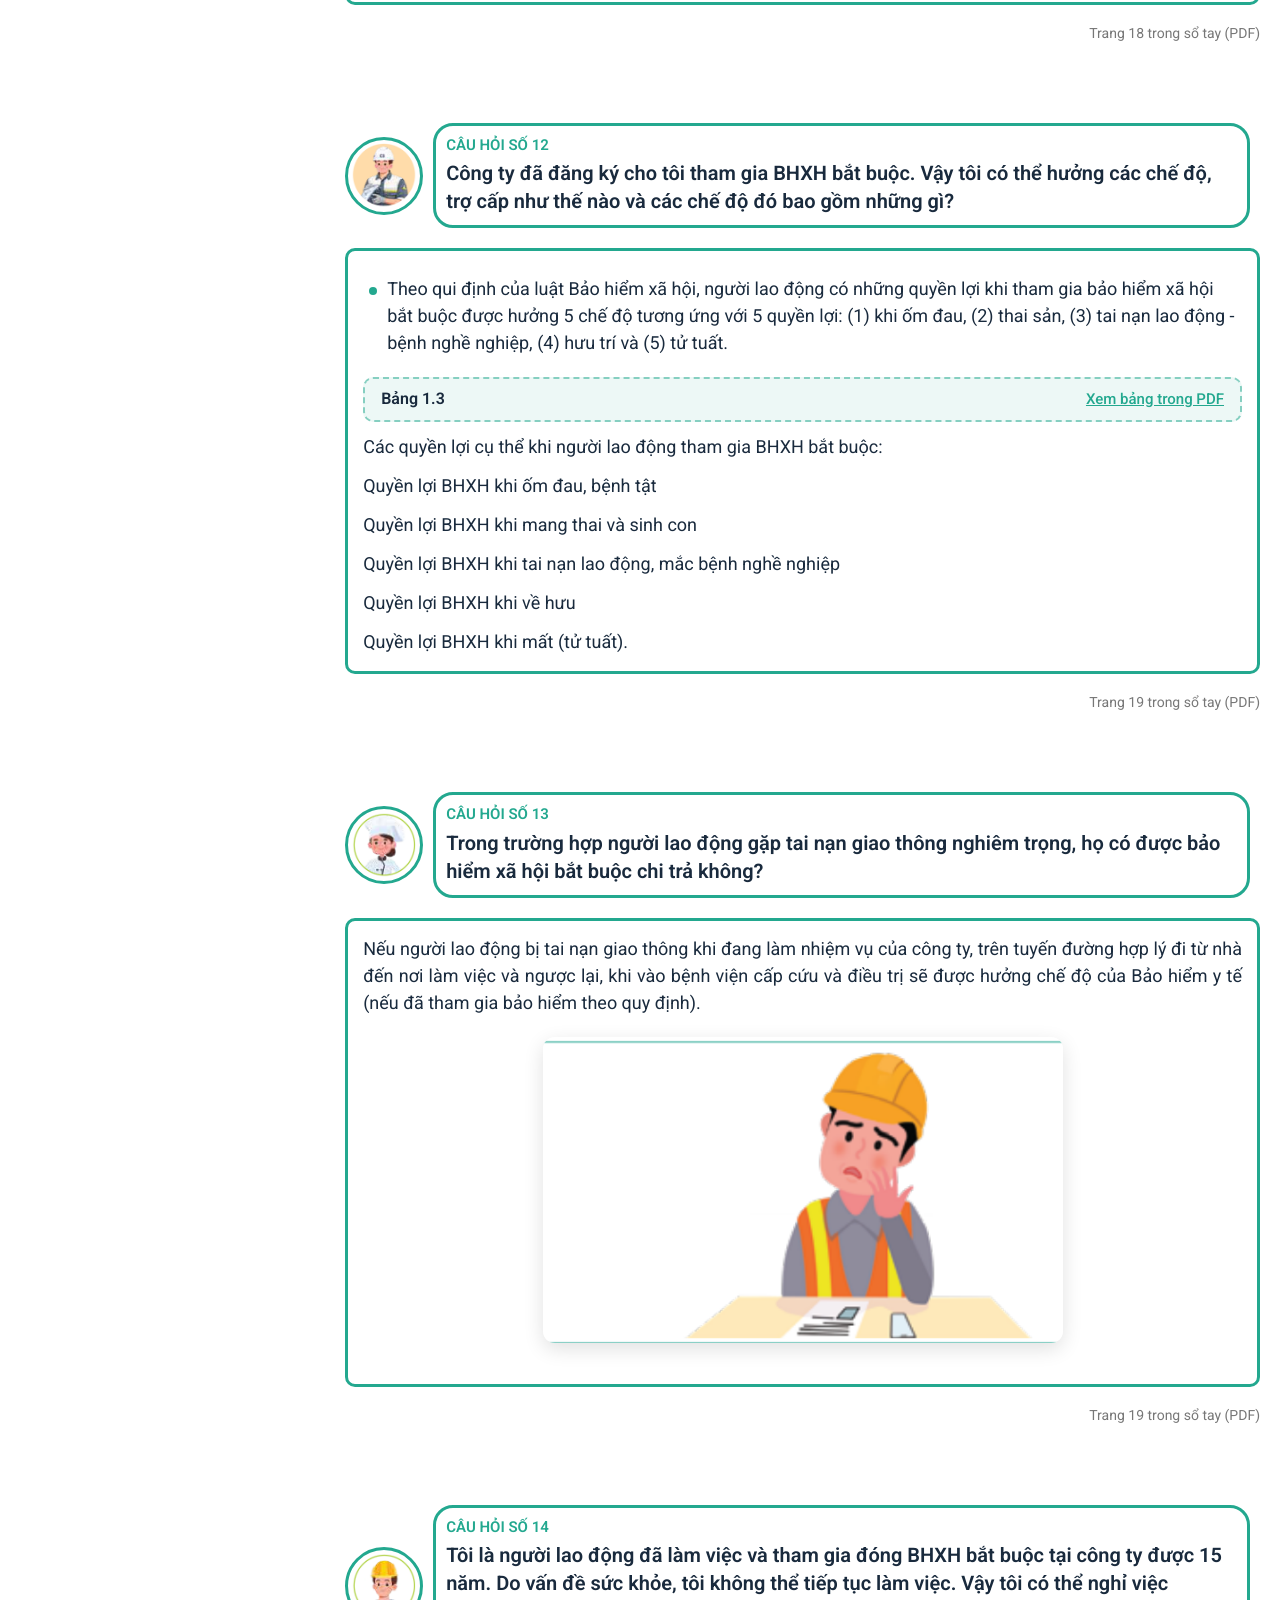
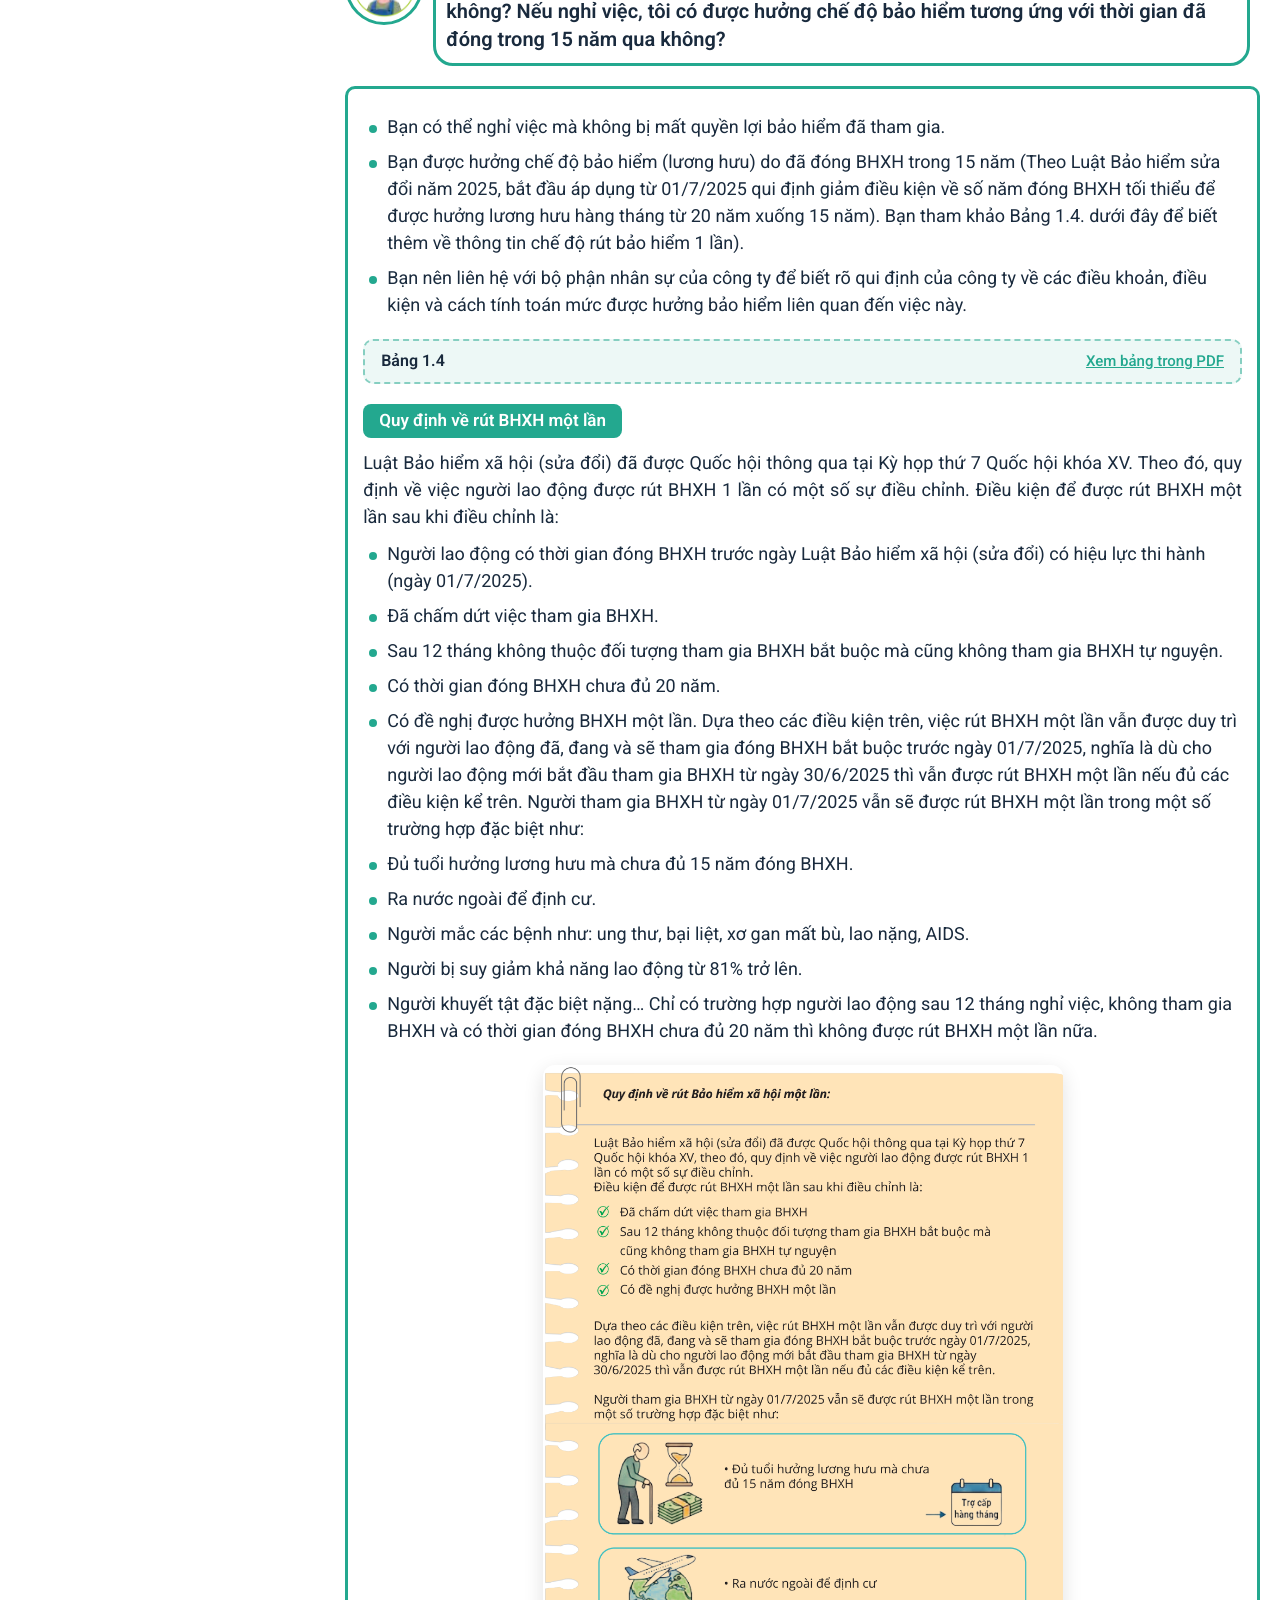
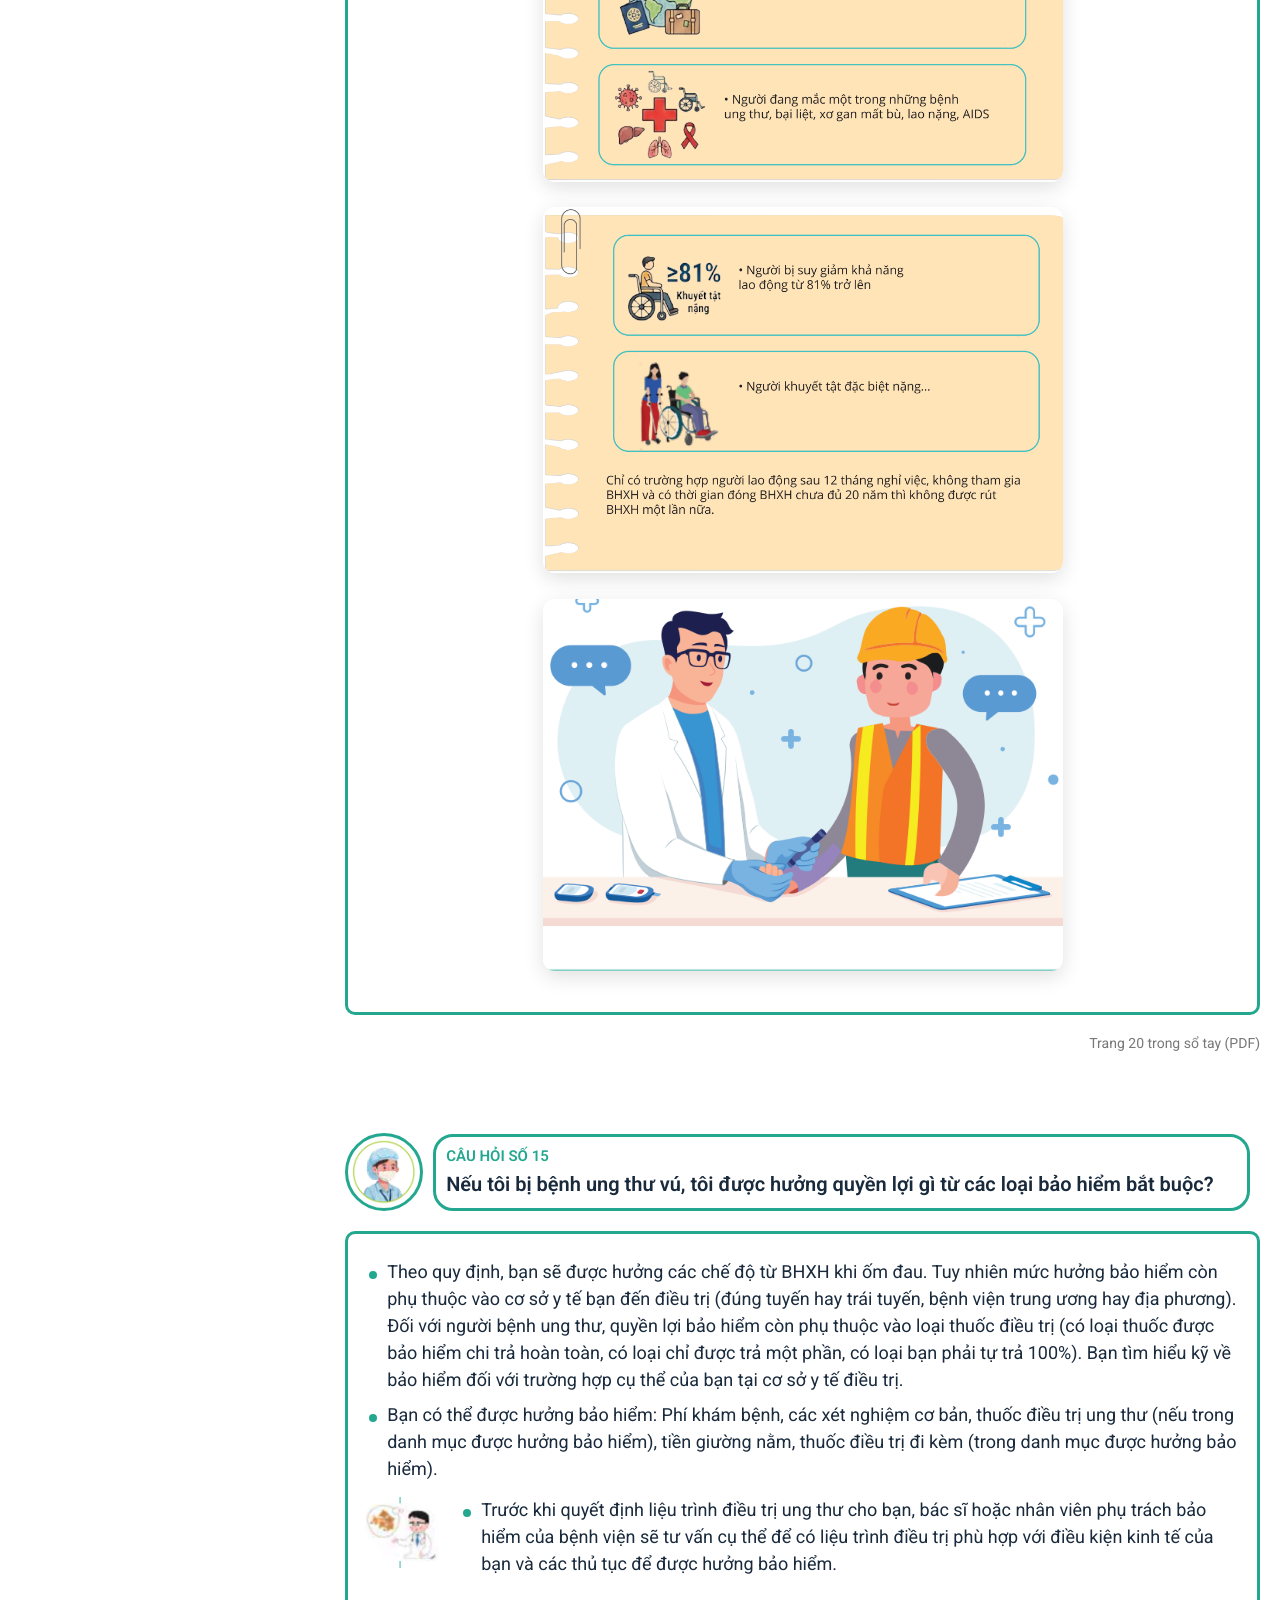
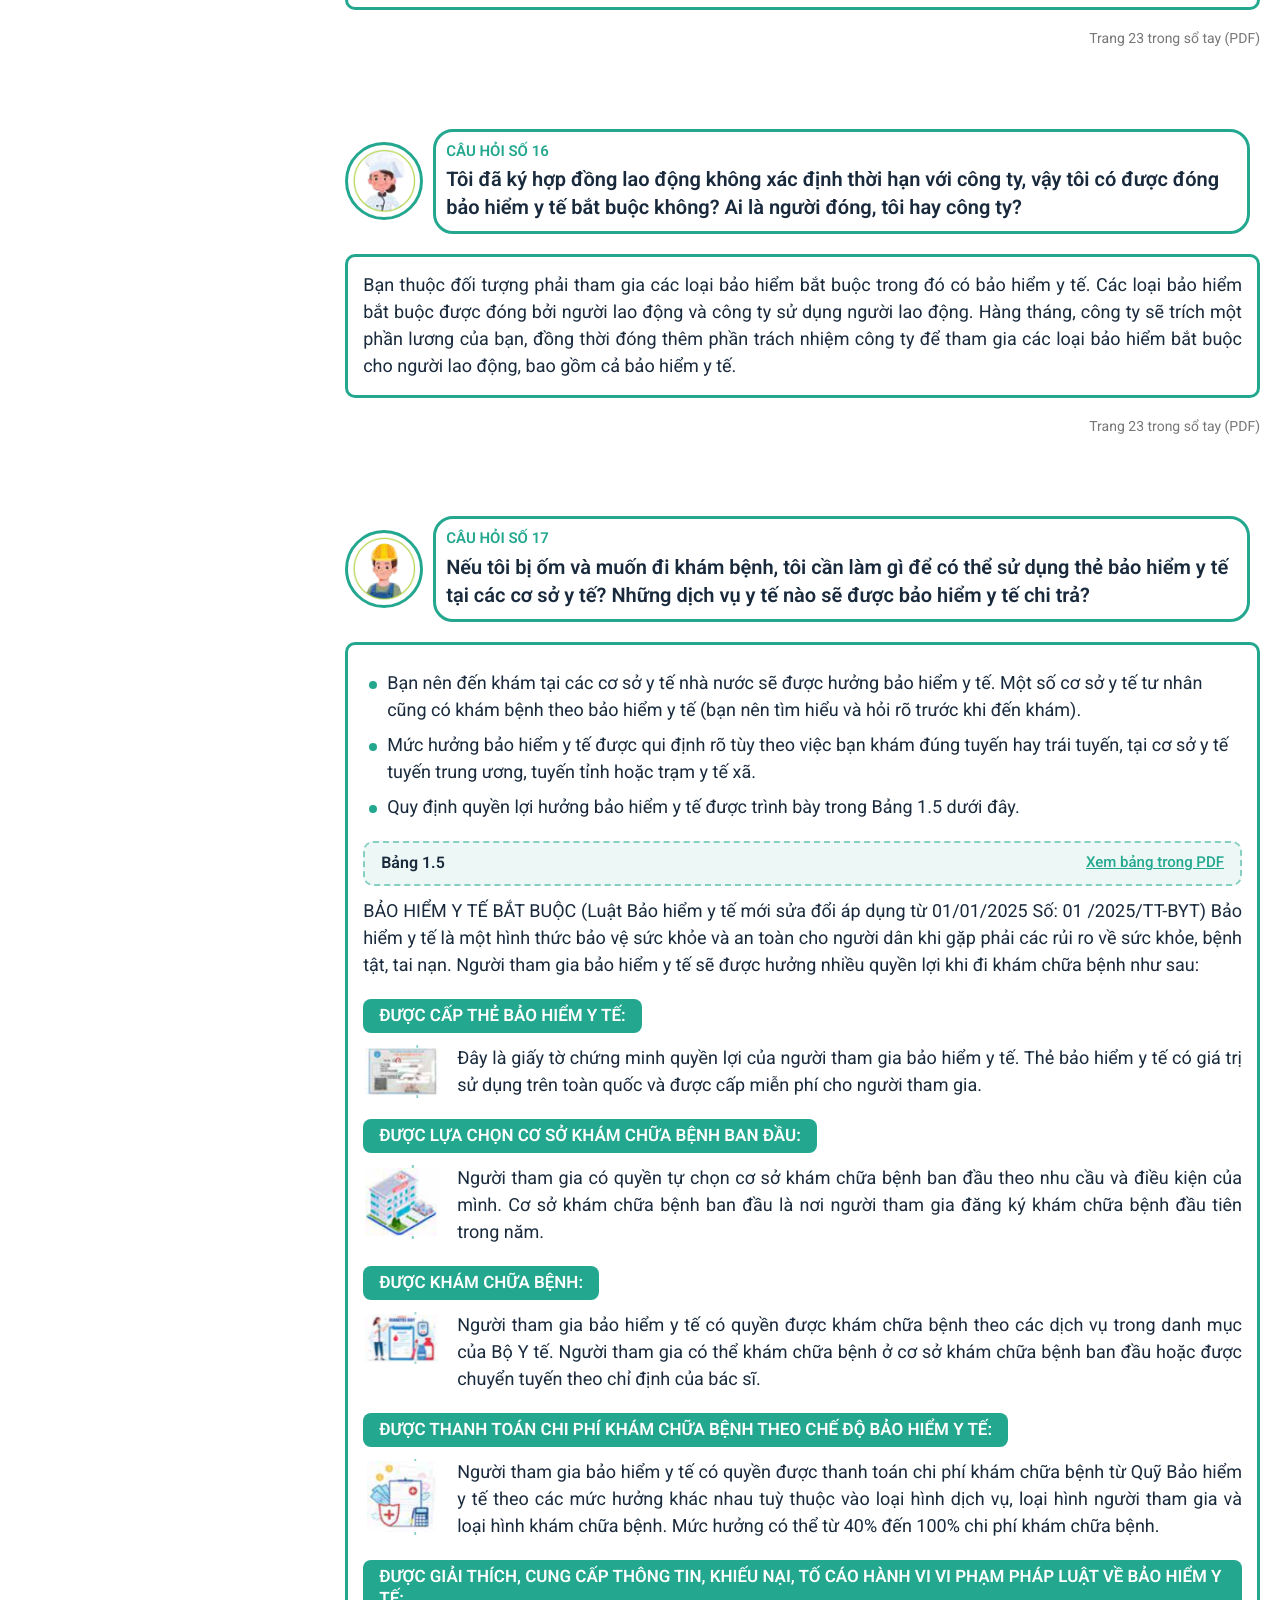
<file: chapter_1.html>
<!DOCTYPE html>
<html lang="vi">
    <head>
        <meta charset="UTF-8" />
        <meta http-equiv="X-UA-Compatible" content="IE=edge" />
        <meta name="viewport" content="width=device-width, initial-scale=1.0" />
        <meta name="description" content="Chương 1: Cơ sở y tế và các chính sách bảo hiểm - Sổ tay sức khỏe cho người lao động di cư trong nước. Hỏi đáp 23 câu." />
        <!-- favicon -->
        <link rel="apple-touch-icon" sizes="57x57" href="./images/favicon/apple-icon-57x57.png" />
        <link rel="apple-touch-icon" sizes="60x60" href="./images/favicon/apple-icon-60x60.png" />
        <link rel="apple-touch-icon" sizes="72x72" href="./images/favicon/apple-icon-72x72.png" />
        <link rel="apple-touch-icon" sizes="76x76" href="./images/favicon/apple-icon-76x76.png" />
        <link rel="apple-touch-icon" sizes="114x114" href="./images/favicon/apple-icon-114x114.png" />
        <link rel="apple-touch-icon" sizes="120x120" href="./images/favicon/apple-icon-120x120.png" />
        <link rel="apple-touch-icon" sizes="144x144" href="./images/favicon/apple-icon-144x144.png" />
        <link rel="apple-touch-icon" sizes="152x152" href="./images/favicon/apple-icon-152x152.png" />
        <link rel="apple-touch-icon" sizes="180x180" href="./images/favicon/apple-icon-180x180.png" />
        <link rel="icon" type="image/png" sizes="192x192" href="./images/favicon/android-icon-192x192.png" />
        <link rel="icon" type="image/png" sizes="32x32" href="./images/favicon/favicon-32x32.png" />
        <link rel="icon" type="image/png" sizes="96x96" href="./images/favicon/favicon-96x96.png" />
        <link rel="icon" type="image/png" sizes="16x16" href="./images/favicon/favicon-16x16.png" />
        <meta name="msapplication-TileColor" content="#ffffff" />
        <meta name="msapplication-TileImage" content="./images/favicon/ms-icon-144x144.png" />
        <meta name="theme-color" content="#ffffff" />
        <!-- end favicon -->
        <title>Chương 1: Cơ sở y tế và các chính sách bảo hiểm | Sổ tay sức khỏe cho người lao động di cư trong nước</title>
        <!-- font -->
        <link rel="preconnect" href="https://fonts.googleapis.com" />
        <link rel="preconnect" href="https://fonts.gstatic.com" crossorigin />
        <link href="https://fonts.googleapis.com/css2?family=Roboto:ital,wght@0,300;0,400;0,500;0,600;0,700;0,800;1,400&display=swap" rel="stylesheet" />
        <!-- end font -->
        <link rel="stylesheet" href="./css/style.css" />
    </head>

    <body>
        <!-- header -->
        <header id="header" class="header relative js__stickyHeader">
            <!-- pc -->
            <div class="header-container w-1290">
                <div class="header-top d-3xl-flex items-center justify-between">
                    <!-- logo -->
                    <div class="header-logo flex-0">
                        <a href="./index.html" class="header-logo__link"><img src="./images/logo-trang-1.png" alt="MHWG" class="header-logo__img"></a>
                    </div>
                    <!-- logo -->
                    <div class="header-right flex-1 d-3xl-flex items-center gap-24">
                        <!-- search -->
                        <div class="header-search js__searchContainer">
                            <div class="header-search__icon js__searchIcon">
                                <img src="./images/svg/search.svg" alt="Tìm kiếm">
                            </div>
                            <div class="header-search__wrapper js__searchContent">
                                <div class="header-search__close js__closeSearch">
                                    <img src="./images/svg/close-w.svg" alt="Đóng">
                                </div>
                                <div class="header-search__form">
                                    <form action="./tim_kiem.html" method="get" class="relative">
                                        <input type="text" name="s" class="search-input w-full h-full js__searchInput" placeholder="Tìm kiếm câu hỏi..." autocomplete="off">
                                        <button type="submit" class="search-btn" aria-label="Tìm kiếm">
                                            <svg class="ct-icon" aria-hidden="true" width="15" height="15" viewBox="0 0 15 15"><path d="M14.8,13.7L12,11c0.9-1.2,1.5-2.6,1.5-4.2c0-3.7-3-6.8-6.8-6.8S0,3,0,6.8s3,6.8,6.8,6.8c1.6,0,3.1-0.6,4.2-1.5l2.8,2.8c0.1,0.1,0.3,0.2,0.5,0.2s0.4-0.1,0.5-0.2C15.1,14.5,15.1,14,14.8,13.7z M1.5,6.8c0-2.9,2.4-5.2,5.2-5.2S12,3.9,12,6.8S9.6,12,6.8,12S1.5,9.6,1.5,6.8z" fill="currentColor"></path></svg>
                                        </button>
                                    </form>
                                </div>
                            </div>
                        </div>
                        <!-- end search -->
                        <!-- navbar -->
                        <ul class="navbar d-3xl-flex items-center gap-24">
                            <!-- item -->
                            <li class="navbar-item active">
                                <div class="navbar-item__top d-3xl-flex items-center gap-10">
                                    <a href="./index.html" class="navbar-item__link">Handbook</a>
                                    <div class="navbar-item__icon">
                                        <svg class="ct-icon" width="8" height="8" viewBox="0 0 15 15"><path d="M2.1,3.2l5.4,5.4l5.4-5.4L15,4.3l-7.5,7.5L0,4.3L2.1,3.2z" fill="currentColor"></path></svg>
                                    </div>
                                </div>
                                <div class="navbar-dropdown-wrapper">
                                    <ul class="navbar-dropdown">
                                        <li class="navbar-dropdown__item fs-15">
                                            <a href="./gioi_thieu.html" class="navbar-dropdown__link">Giới thiệu: Lời nói đầu và hướng dẫn sử dụng sổ tay</a>
                                        </li>
                                        <li class="navbar-dropdown__item fs-15">
                                            <a href="./chapter_1.html" class="navbar-dropdown__link">Chương 1: Cơ sở y tế và các chính sách bảo hiểm</a>
                                        </li>
                                        <li class="navbar-dropdown__item fs-15">
                                            <a href="./chapter_2.html" class="navbar-dropdown__link">Chương 2: An toàn lao động và sức khỏe nghề nghiệp</a>
                                        </li>
                                        <li class="navbar-dropdown__item fs-15">
                                            <a href="./chapter_3.html" class="navbar-dropdown__link">Chương 3: Chăm sóc sức khoẻ và môi trường sống</a>
                                        </li>
                                        <li class="navbar-dropdown__item fs-15">
                                            <a href="./chapter_4.html" class="navbar-dropdown__link">Chương 4: Phòng ngừa bệnh tật</a>
                                        </li>
                                        <li class="navbar-dropdown__item fs-15">
                                            <a href="./thong_tin_bo_sung.html" class="navbar-dropdown__link">Thông tin bổ sung: Đường dây nóng và cơ sở y tế</a>
                                        </li>
                                    </ul>
                                </div>
                            </li>
                            <!-- end item -->
                            <!-- item -->
                            <li class="navbar-item">
                                <div class="navbar-item__top d-3xl-flex items-center gap-10">
                                    <a href="https://mhwg.org.vn/" class="navbar-item__link" target="_blank" rel="noopener">Tin tức</a>
                                </div>
                            </li>
                            <!-- end item -->
                            <!-- item -->
                            <li class="navbar-item">
                                <div class="navbar-item__top d-3xl-flex items-center gap-10">
                                    <a href="https://mhwg.org.vn/vi/lien-he/" class="navbar-item__link" target="_blank" rel="noopener">Liên hệ</a>
                                </div>
                            </li>
                            <!-- end item -->
                            <!-- item -->
                            <li class="navbar-item">
                                <div class="navbar-item__top d-3xl-flex items-center gap-10">
                                    <a href="./gioi_thieu.html" class="navbar-item__link">Về chúng tôi</a>
                                </div>
                            </li>
                            <!-- end item -->
                            <!-- item -->
                            <li class="navbar-item navbar-item-languageWrapper">
                                <div class="navbar-item__top d-3xl-flex items-center gap-10">
                                    <a href="./index.html" class="navbar-item__link navbar-item__language">
                                        <div class="navbar-item__flag-icon">
                                            <img src="./images/flag-vi.png" alt="">
                                        </div>
                                        <span class="navbar-item__text">Tiếng việt</span>
                                    </a>
                                </div>
                            </li>
                            <!-- end item -->
                        </ul>
                        <!-- end navbar -->

                        <!-- menu mobile -->
                        <div class="sub-menu d-3xl-none d-lg-block">
                            <!-- icon bar -->
                            <div class="icon-bar js__clickShowMenuMb px-15 py-10">
                                <img src="./images/svg/bar-w.svg" alt="Menu">
                            </div>
                            <!-- end icon bar -->
                            <!-- content -->
                            <div class="sub-menu__content">
                                <!-- close -->
                                <div class="sub-menu__close js__closeSubMenu h-56 p-4 mb-8 d-3xl-flex items-center text-white">
                                    <img src="./images/svg/close-w.svg" alt="Đóng">
                                </div>
                                <!-- end close -->

                                <div class="sub-menu__container">
                                    <!-- list -->
                                    <div class="sub-menu__list">
                                        <!-- item -->
                                        <div class="sub-menu__item">
                                            <!-- heading -->
                                            <div class="heading-sub js__dropDown d-3xl-flex items-center justify-between px-16 py-8 text-white">
                                                <a href="./index.html" class="heading-sub__title fs-16 fw-500">Handbook</a>
                                                <div class="heading-sub__arrow">
                                                    <img src="./images/svg/arrow-down-w.svg" alt="">
                                                </div>
                                            </div>
                                            <!-- end heading -->
                                            <!-- sub menu list -->
                                            <ul class="list-sub js__listSubMenu">
                                                <li class="item-sub">
                                                    <a href="./gioi_thieu.html" class="item-sub__link fs-16">Giới thiệu: Lời nói đầu và hướng dẫn sử dụng sổ tay</a>
                                                </li>
                                                <li class="item-sub">
                                                    <a href="./chapter_1.html" class="item-sub__link fs-16">Chương 1: Cơ sở y tế và các chính sách bảo hiểm</a>
                                                </li>
                                                <li class="item-sub">
                                                    <a href="./chapter_2.html" class="item-sub__link fs-16">Chương 2: An toàn lao động và sức khỏe nghề nghiệp</a>
                                                </li>
                                                <li class="item-sub">
                                                    <a href="./chapter_3.html" class="item-sub__link fs-16">Chương 3: Chăm sóc sức khoẻ và môi trường sống</a>
                                                </li>
                                                <li class="item-sub">
                                                    <a href="./chapter_4.html" class="item-sub__link fs-16">Chương 4: Phòng ngừa bệnh tật</a>
                                                </li>
                                                <li class="item-sub">
                                                    <a href="./thong_tin_bo_sung.html" class="item-sub__link fs-16">Thông tin bổ sung: Đường dây nóng và cơ sở y tế</a>
                                                </li>
                                            </ul>
                                            <!-- end sub menu list -->
                                        </div>
                                        <!-- end item -->
                                        <!-- item -->
                                        <div class="sub-menu__item">
                                            <div class="heading-sub d-3xl-flex items-center justify-between px-16 py-8 text-white">
                                                <a href="https://mhwg.org.vn/" class="heading-sub__title fs-16 fw-500" target="_blank" rel="noopener">Tin tức</a>
                                            </div>
                                        </div>
                                        <!-- end item -->
                                        <!-- item -->
                                        <div class="sub-menu__item">
                                            <div class="heading-sub d-3xl-flex items-center justify-between px-16 py-8 text-white">
                                                <a href="https://mhwg.org.vn/vi/lien-he/" class="heading-sub__title fs-16 fw-500" target="_blank" rel="noopener">Liên hệ</a>
                                            </div>
                                        </div>
                                        <!-- end item -->
                                        <!-- item -->
                                        <div class="sub-menu__item">
                                            <div class="heading-sub d-3xl-flex items-center justify-between px-16 py-8 text-white">
                                                <a href="./gioi_thieu.html" class="heading-sub__title fs-16 fw-500">Về chúng tôi</a>
                                            </div>
                                        </div>
                                        <!-- end item -->
                                    </div>
                                    <!-- end list -->
                                </div>
                            </div>
                            <!-- end content -->
                            <div class="overlay js__overlay"></div>
                        </div>
                        <!-- end menu mobile -->
                    </div>
                </div>
            </div>
            <!-- end pc -->
        </header>
        <!-- end header -->
        <!-- main -->
        <main id="main" class="main">

            <!-- chapter primary -->
            <section class="chapter-primary chapter-primary--1 relative z-20 over-hidden w-wrapper">
                <div class="chapter-primary__container w-1290 d-3xl-flex items-center justify-between">
                    <!-- content -->
                    <div class="chapter-primary__content flex-1">
                        <h1 class="chapter-primary__heading text-white fw-600 uppercase"><span class="chapter-primary__heading-inner">Chương 1:</span></h1>
                        <h2 class="chapter-primary__title text-white fw-600 uppercase">Cơ sở y tế và các chính sách bảo hiểm</h2>
                        <div class="chapter-primary__meta"><span>23 câu hỏi · Câu 1 – 23</span><a href="./document/so-tay-suc-khoe-nguoi-lao-dong-di-cu.pdf#page=8" target="_blank" rel="noopener">Xem bản PDF gốc</a></div>
                    </div>
                    <!-- end content -->
                    <!-- img -->
                    <div class="chapter-primary__img flex-0">
                        <img src="./images/chuong-1-1.png" width="720" height="479" alt="">
                    </div>
                    <!-- end img -->
                </div>
            </section>
            <!-- end chapter primary -->

            <!-- chapter secondary -->
            <section class="chapter-secondary relative z-20 w-wrapper">
                <div class="chapter-secondary__container w-1290 d-3xl-flex">
                    <!-- left -->
                    <div class="chapter-secondary__left flex-0 text-gray-192">
                        <!-- mb -->
                        <div class="chapter-secondary__menuFix d-3xl-none d-lg-block js__openTableOfContent">
                            <a href="#" class="chapter-secondary__menuFixLink">
                                <div class="chapter-secondary__menuFixIcon">
                                    <img src="./images/svg/bar-w.svg" alt="">
                                </div>
                                <span class="chapter-secondary__menuFixText">Mục lục</span>
                            </a>
                        </div>
                        <!-- end mb -->
                        <!-- pc -->
                        <div class="chapter-secondary__tableOfContent js__tableOfContentBox">
                            <div class="tableOfContent-close js__closeTableOfContent">&times;</div>
                            <h2 class="tableOfContent-headingParent fw-600 fs-20 uppercase">Mục lục:</h2>
                            <ul class="tableOfContent-content">
                                <!-- item -->
                                <li class="tableOfContent-item js__tableOfContentItem">
                                    <div class="tableOfContent-heading js__tableOfContentHeading">
                                        <h3 class="tableOfContent-title">Giới thiệu: Lời nói đầu và hướng dẫn sử dụng sổ tay</h3>
                                        <div class="tableOfContent-icon">
                                            <img src="./images/svg/plus_2.svg" alt="" class="plus">
                                            <img src="./images/svg/minus_2.svg" alt="" class="minus">
                                        </div>
                                    </div>
                                    <ul class="tableOfContent-dropdown js__tableOfContentDropdown">
                                        <li class="tableOfContent-dropdown__item">
                                            <a href="./gioi_thieu.html#gioi-thieu__1" class="tableOfContent-dropdown__link">Lời nói đầu</a>
                                        </li>
                                        <li class="tableOfContent-dropdown__item">
                                            <a href="./gioi_thieu.html#gioi-thieu__2" class="tableOfContent-dropdown__link">Lời cảm ơn</a>
                                        </li>
                                        <li class="tableOfContent-dropdown__item">
                                            <a href="./gioi_thieu.html#gioi-thieu__3" class="tableOfContent-dropdown__link">Hướng dẫn sử dụng sổ tay</a>
                                        </li>
                                        <li class="tableOfContent-dropdown__item">
                                            <a href="./gioi_thieu.html#gioi-thieu__4" class="tableOfContent-dropdown__link">Giới thiệu nhân vật</a>
                                        </li>
                                        <li class="tableOfContent-dropdown__item">
                                            <a href="./gioi_thieu.html#gioi-thieu__5" class="tableOfContent-dropdown__link">Dấu hiệu nhận biết bị lao động cưỡng bức</a>
                                        </li>
                                    </ul>
                                </li>
                                <!-- end item -->
                                <!-- item -->
                                <li class="tableOfContent-item active js__tableOfContentItem">
                                    <div class="tableOfContent-heading js__tableOfContentHeading">
                                        <h3 class="tableOfContent-title">Chương 1: Cơ sở y tế và các chính sách bảo hiểm</h3>
                                        <div class="tableOfContent-icon">
                                            <img src="./images/svg/plus_2.svg" alt="" class="plus">
                                            <img src="./images/svg/minus_2.svg" alt="" class="minus">
                                        </div>
                                    </div>
                                    <ul class="tableOfContent-dropdown js__tableOfContentDropdown">
                                        <li class="tableOfContent-dropdown__item">
                                            <a href="#chapter-1__1" class="tableOfContent-dropdown__link">Câu 1. Tôi là người lao động của một công ty, hiện đang gặp vấn đề sức khoẻ và muốn đi khám bệnh. Tôi có thể khám, chữa bệnh ở đâu?</a>
                                        </li>
                                        <li class="tableOfContent-dropdown__item">
                                            <a href="#chapter-1__2" class="tableOfContent-dropdown__link">Câu 2. Trước khi đi khám, nếu có thắc mắc, tôi có thể hỏi thông tin từ ai?</a>
                                        </li>
                                        <li class="tableOfContent-dropdown__item">
                                            <a href="#chapter-1__3" class="tableOfContent-dropdown__link">Câu 3. Khi đi khám, tôi cần mang theo giấy tờ gì?</a>
                                        </li>
                                        <li class="tableOfContent-dropdown__item">
                                            <a href="#chapter-1__4" class="tableOfContent-dropdown__link">Câu 4. Nếu tôi được chẩn đoán mắc bệnh mà cần phải nằm viện điều trị, tôi sẽ phải làm gì?</a>
                                        </li>
                                        <li class="tableOfContent-dropdown__item">
                                            <a href="#chapter-1__5" class="tableOfContent-dropdown__link">Câu 5. Nếu bệnh tình của tôi không tiến triển, tôi có thể chuyển sang điều trị tại một bệnh viện hoặc cơ sở y tế khác không?</a>
                                        </li>
                                        <li class="tableOfContent-dropdown__item">
                                            <a href="#chapter-1__6" class="tableOfContent-dropdown__link">Câu 6. Tôi cần làm gì để được chuyển viện?</a>
                                        </li>
                                        <li class="tableOfContent-dropdown__item">
                                            <a href="#chapter-1__7" class="tableOfContent-dropdown__link">Câu 7. Làm thế nào để mua thuốc? Tôi có thể mua thuốc trực tiếp tại nhà thuốc, trên website hoặc ứng dụng di động mà không cần đơn thuốc của bác sĩ được không?</a>
                                        </li>
                                        <li class="tableOfContent-dropdown__item">
                                            <a href="#chapter-1__8" class="tableOfContent-dropdown__link">Câu 8. Tôi thấy trên các trang mạng xã hội như Facebook và YouTube có nhiều quảng cáo về các phương pháp chữa bệnh, gồm cả thuốc tây y và đông y. Tôi có nên tin tưởng và liên hệ với những nguồn thông tin này không?</a>
                                        </li>
                                        <li class="tableOfContent-dropdown__item">
                                            <a href="#chapter-1__9" class="tableOfContent-dropdown__link">Câu 9. Tôi từ nơi khác tới làm việc và có ký hợp đồng lao động với công ty. Vậy sau bao lâu làm việc tại công ty thì tôi được đóng BHXH bắt buộc?</a>
                                        </li>
                                        <li class="tableOfContent-dropdown__item">
                                            <a href="#chapter-1__10" class="tableOfContent-dropdown__link">Câu 10. Tôi có được đăng ký tham gia bảo hiểm xã hội bắt buộc và bảo hiểm thất nghiệp không? Nếu được thì ai sẽ đăng ký cho tôi và số tiền tôi phải đóng hàng tháng được tính như thế nào?</a>
                                        </li>
                                        <li class="tableOfContent-dropdown__item">
                                            <a href="#chapter-1__11" class="tableOfContent-dropdown__link">Câu 11. Tôi có thể kiểm tra bằng cách nào để biết mình đã được công ty đăng ký tham gia BHXH bắt buộc và bảo hiểm thất nghiệp hay chưa, cũng như việc đóng bảo hiểm đã đúng và đủ hay không?</a>
                                        </li>
                                        <li class="tableOfContent-dropdown__item">
                                            <a href="#chapter-1__12" class="tableOfContent-dropdown__link">Câu 12. Công ty đã đăng ký cho tôi tham gia BHXH bắt buộc. Vậy tôi có thể hưởng các chế độ, trợ cấp như thế nào và các chế độ đó bao gồm những gì?</a>
                                        </li>
                                        <li class="tableOfContent-dropdown__item">
                                            <a href="#chapter-1__13" class="tableOfContent-dropdown__link">Câu 13. Trong trường hợp người lao động gặp tai nạn giao thông nghiêm trọng, họ có được bảo hiểm xã hội bắt buộc chi trả không?</a>
                                        </li>
                                        <li class="tableOfContent-dropdown__item">
                                            <a href="#chapter-1__14" class="tableOfContent-dropdown__link">Câu 14. Tôi là người lao động đã làm việc và tham gia đóng BHXH bắt buộc tại công ty được 15 năm. Do vấn đề sức khỏe, tôi không thể tiếp tục làm việc. Vậy tôi có thể nghỉ việc không? Nếu nghỉ việc, tôi có được hưởng chế độ bảo hiểm tương ứng với thời gian đã đóng trong 15 năm qua không?</a>
                                        </li>
                                        <li class="tableOfContent-dropdown__item">
                                            <a href="#chapter-1__15" class="tableOfContent-dropdown__link">Câu 15. Nếu tôi bị bệnh ung thư vú, tôi được hưởng quyền lợi gì từ các loại bảo hiểm bắt buộc?</a>
                                        </li>
                                        <li class="tableOfContent-dropdown__item">
                                            <a href="#chapter-1__16" class="tableOfContent-dropdown__link">Câu 16. Tôi đã ký hợp đồng lao động không xác định thời hạn với công ty, vậy tôi có được đóng bảo hiểm y tế bắt buộc không? Ai là người đóng, tôi hay công ty?</a>
                                        </li>
                                        <li class="tableOfContent-dropdown__item">
                                            <a href="#chapter-1__17" class="tableOfContent-dropdown__link">Câu 17. Nếu tôi bị ốm và muốn đi khám bệnh, tôi cần làm gì để có thể sử dụng thẻ bảo hiểm y tế tại các cơ sở y tế? Những dịch vụ y tế nào sẽ được bảo hiểm y tế chi trả?</a>
                                        </li>
                                        <li class="tableOfContent-dropdown__item">
                                            <a href="#chapter-1__18" class="tableOfContent-dropdown__link">Câu 18. (Chị Ngọc, 29 tuổi): Tôi đã đi khám bệnh bác sĩ chẩn đoán bị viêm phổi và chỉ định tôi vào viện điều trị nội trú (theo bác sĩ nói tôi sẽ nằm viện 5-7 ngày). Tôi muốn biết những dịch vụ y tế nào khi điều trị nội trú được bảo hiểm y tế chi trả?</a>
                                        </li>
                                        <li class="tableOfContent-dropdown__item">
                                            <a href="#chapter-1__19" class="tableOfContent-dropdown__link">Câu 19. Nếu có thắc mắc hay cần giải thích về bảo hiểm y tế thì tôi nên liên hệ với ai?</a>
                                        </li>
                                        <li class="tableOfContent-dropdown__item">
                                            <a href="#chapter-1__20" class="tableOfContent-dropdown__link">Câu 20. (Anh Thọ, 35 tuổi): Hiện tại tôi đang điều trị nội trú cho chứng đau lưng ở bệnh viện, nhưng tình trạng bệnh không thuyên giảm và được bác sĩ chỉ định chuyển đến một bệnh viện khác. Trong trường hợp này bảo hiểm y tế có tiếp tục chi trả chi phí chữa bệnh sau khi tôi chuyển đến bệnh viện khác không?</a>
                                        </li>
                                        <li class="tableOfContent-dropdown__item">
                                            <a href="#chapter-1__21" class="tableOfContent-dropdown__link">Câu 21. Tôi là lao động nữ đang làm việc cho một công ty, đã tham gia BHXH bắt buộc và bảo hiểm y tế, hiện đang mang thai. Nếu sinh con ở bệnh viện công lập, tôi sẽ được bảo hiểm chi trả như thế nào?</a>
                                        </li>
                                        <li class="tableOfContent-dropdown__item">
                                            <a href="#chapter-1__22" class="tableOfContent-dropdown__link">Câu 22. Mức hưởng bảo hiểm sinh con tại bệnh viện trái tuyến và bệnh viện tư có khác nhau không?</a>
                                        </li>
                                        <li class="tableOfContent-dropdown__item">
                                            <a href="#chapter-1__23" class="tableOfContent-dropdown__link">Câu 23. Chị Ngọc (29 tuổi, công nhân may tại Bắc Ninh, có hai con nhỏ). Chị Ngọc muốn biết quyền lợi của lao động nữ khi có con nhỏ.</a>
                                        </li>
                                    </ul>
                                </li>
                                <!-- end item -->
                                <!-- item -->
                                <li class="tableOfContent-item js__tableOfContentItem">
                                    <div class="tableOfContent-heading js__tableOfContentHeading">
                                        <h3 class="tableOfContent-title">Chương 2: An toàn lao động và sức khỏe nghề nghiệp</h3>
                                        <div class="tableOfContent-icon">
                                            <img src="./images/svg/plus_2.svg" alt="" class="plus">
                                            <img src="./images/svg/minus_2.svg" alt="" class="minus">
                                        </div>
                                    </div>
                                    <ul class="tableOfContent-dropdown js__tableOfContentDropdown">
                                        <li class="tableOfContent-dropdown__item">
                                            <a href="./chapter_2.html#chapter-2__1" class="tableOfContent-dropdown__link">Câu 24. Tôi có thể yêu cầu công ty luôn cung cấp đầy đủ găng tay bảo hộ lao động không?</a>
                                        </li>
                                        <li class="tableOfContent-dropdown__item">
                                            <a href="./chapter_2.html#chapter-2__2" class="tableOfContent-dropdown__link">Câu 25. Tôi làm trong một công ty cơ khí, bị ô nhiễm tiếng ồn với cường độ cao. Tôi nên làm gì để bảo vệ được bản thân và những người lao động khác tránh được tiếng ồn?</a>
                                        </li>
                                        <li class="tableOfContent-dropdown__item">
                                            <a href="./chapter_2.html#chapter-2__3" class="tableOfContent-dropdown__link">Câu 26. Tôi có thể được cung câp thông tin rõ ràng về qui định an toàn lao động (ATLĐ) và trách nhiệm của doanh nghiệp khi bắt đầu làm việc ở một công ty không?</a>
                                        </li>
                                        <li class="tableOfContent-dropdown__item">
                                            <a href="./chapter_2.html#chapter-2__4" class="tableOfContent-dropdown__link">Câu 27. Khi làm việc theo hợp đồng lao động, tôi có được tham gia đào tạo hoặc huấn luyện về an toàn lao động không?</a>
                                        </li>
                                        <li class="tableOfContent-dropdown__item">
                                            <a href="./chapter_2.html#chapter-2__5" class="tableOfContent-dropdown__link">Câu 28. Tôi đang làm việc theo hợp đồng lao động. Nếu trong quá trình làm việc xảy ra tai nạn bị thương nặng thì tôi nên làm gì? Tôi nên liên hệ với ai để được hỗ trợ?</a>
                                        </li>
                                        <li class="tableOfContent-dropdown__item">
                                            <a href="./chapter_2.html#chapter-2__6" class="tableOfContent-dropdown__link">Câu 29. Nếu tôi bị tai nạn lao động tại nơi làm việc và phải nhập viện điều trị, tôi sẽ được hưởng những hỗ trợ gì? Chi phí điều trị sẽ do ai chi trả?</a>
                                        </li>
                                        <li class="tableOfContent-dropdown__item">
                                            <a href="./chapter_2.html#chapter-2__7" class="tableOfContent-dropdown__link">Câu 30. Trong trường hợp tôi bị ốm đau hoặc tai nạn lao động, tôi có được nghỉ việc và hưởng chế độ có lương không?</a>
                                        </li>
                                        <li class="tableOfContent-dropdown__item">
                                            <a href="./chapter_2.html#chapter-2__8" class="tableOfContent-dropdown__link">Câu 31. Nếu tôi bị chấn thương do tai nạn lao động và không thể tiếp tục làm công việc hiện tại, liệu công ty có sắp xếp cho tôi làm việc ở vị trí khác phù hợp hơn không?</a>
                                        </li>
                                        <li class="tableOfContent-dropdown__item">
                                            <a href="./chapter_2.html#chapter-2__9" class="tableOfContent-dropdown__link">Câu 32. Nếu tôi bị chấn thương do tai nạn lao động và không thể tiếp tục làm công việc hiện tại, tôi có được bồi thường không? Thủ tục bồi thường như thế nào?</a>
                                        </li>
                                        <li class="tableOfContent-dropdown__item">
                                            <a href="./chapter_2.html#chapter-2__10" class="tableOfContent-dropdown__link">Câu 33. Đồng nghiệp của tôi không may qua đời do tai nạn lao động tại công ty. Chủ công ty và BHXH có phải bồi thường cho anh ấy không?</a>
                                        </li>
                                        <li class="tableOfContent-dropdown__item">
                                            <a href="./chapter_2.html#chapter-2__11" class="tableOfContent-dropdown__link">Câu 34. Thủ tục bồi thường sẽ được thực hiện như thế nào?</a>
                                        </li>
                                        <li class="tableOfContent-dropdown__item">
                                            <a href="./chapter_2.html#chapter-2__12" class="tableOfContent-dropdown__link">Câu 35. Trong trường hợp phải điều trị tại bệnh viện, tôi sẽ được hưởng chế độ bảo hiểm như thế nào?</a>
                                        </li>
                                        <li class="tableOfContent-dropdown__item">
                                            <a href="./chapter_2.html#chapter-2__13" class="tableOfContent-dropdown__link">Câu 36. Tôi có được khám sức khỏe định kỳ nếu làm việc theo hợp đồng bán thời gian hoặc thời vụ không?</a>
                                        </li>
                                        <li class="tableOfContent-dropdown__item">
                                            <a href="./chapter_2.html#chapter-2__14" class="tableOfContent-dropdown__link">Câu 37. Khám sức khỏe định kỳ cho người lao động (cả nam giới và nữ giới) sẽ bao gồm thăm khám và xét nghiệm nào?</a>
                                        </li>
                                        <li class="tableOfContent-dropdown__item">
                                            <a href="./chapter_2.html#chapter-2__15" class="tableOfContent-dropdown__link">Câu 38. Tôi làm công việc liên quan tới hóa chất và chất độc hại tại nhà máy. Tôi có được khám sức khỏe định kỳ thường xuyên hơn không? Ngoài ra, nếu mắc bệnh nghề nghiệp, tôi sẽ được hưởng những quyền lợi và hỗ trợ nào?</a>
                                        </li>
                                        <li class="tableOfContent-dropdown__item">
                                            <a href="./chapter_2.html#chapter-2__16" class="tableOfContent-dropdown__link">Câu 39. Anh Thọ hỏi: Bạn anh là một người làm trong nhà máy sản xuất xi-măng 3 năm, bị bệnh bụi phổi. Như vậy có phải bệnh nghề nghiệp không?</a>
                                        </li>
                                        <li class="tableOfContent-dropdown__item">
                                            <a href="./chapter_2.html#chapter-2__17" class="tableOfContent-dropdown__link">Câu 40. Nếu đúng là bệnh nghề nghiệp, thì bạn anh được hưởng những quyền lợi gì?</a>
                                        </li>
                                        <li class="tableOfContent-dropdown__item">
                                            <a href="./chapter_2.html#chapter-2__18" class="tableOfContent-dropdown__link">Câu 41. Tôi là Mai, 23 tuổi, người lao động đến từ một tỉnh phía Bắc chưa kết hôn, làm trong công ty linh kiện điện tử của nước ngoài được hai năm. Quản lý trực tiếp tôi là người Việt Nam. Người quản lý này thường la mắng và đối xử bất công với tôi tại nơi làm việc do tôi không đồng ý một số yêu cầu khiếm nhã của ông ấy. Tôi nên làm gì trong trường hợp này?</a>
                                        </li>
                                        <li class="tableOfContent-dropdown__item">
                                            <a href="./chapter_2.html#chapter-2__19" class="tableOfContent-dropdown__link">Câu 42. Tôi thường xuyên bị một đồng nghiệp nam cư xử rất khó chịu và hay nhận xét các bộ phận nhạy cảm của tôi và đồng nghiệp nữ tại nơi làm việc. Đây có phải là hành vi quấy rối tình dục không?</a>
                                        </li>
                                        <li class="tableOfContent-dropdown__item">
                                            <a href="./chapter_2.html#chapter-2__20" class="tableOfContent-dropdown__link">Câu 43. Tôi và các bạn nữ bị anh ta cư xử như vậy, chúng tôi nên làm gì?</a>
                                        </li>
                                        <li class="tableOfContent-dropdown__item">
                                            <a href="./chapter_2.html#chapter-2__21" class="tableOfContent-dropdown__link">Câu 44. Bạn tôi làm trong một nhà hàng của một công ty khá nổi tiếng. Cô ấy thường bị khách hàng quấy rối tình dục (có hành vi đụng chạm không phù hợp, rủ đi chơi, thậm chí gạ gẫm qua đêm) khiến cô ấy cảm thấy bị xúc phạm. Tôi nên khuyên bạn tôi làm gì?</a>
                                        </li>
                                        <li class="tableOfContent-dropdown__item">
                                            <a href="./chapter_2.html#chapter-2__22" class="tableOfContent-dropdown__link">Câu 45. Bạn của chị Ngọc làm giúp việc cho một gia đình. Gần đây, ông chủ có hành vi cố tình chạm vào mông, kèm theo những lời nói đùa cợt, gạ gẫm đi chơi. Hành vi này của ông chủ có phải là bình thường không? Bạn của chị Ngọc rất lo lắng, chị ấy nên làm gì?</a>
                                        </li>
                                        <li class="tableOfContent-dropdown__item">
                                            <a href="./chapter_2.html#chapter-2__23" class="tableOfContent-dropdown__link">Câu 46. Bạn gái của Mai cho biết cô ấy đã bị bạn trai ép quan hệ tình dục trong khi bạn ấy chưa sẵn sàng cho việc này, hiện bạn ấy rất lo lắng. Trong trường hợp này, có phải bạo lực tình dục không?</a>
                                        </li>
                                        <li class="tableOfContent-dropdown__item">
                                            <a href="./chapter_2.html#chapter-2__24" class="tableOfContent-dropdown__link">Câu 47. Bạn của tôi cần phải làm gì trong trường hợp này?</a>
                                        </li>
                                    </ul>
                                </li>
                                <!-- end item -->
                                <!-- item -->
                                <li class="tableOfContent-item js__tableOfContentItem">
                                    <div class="tableOfContent-heading js__tableOfContentHeading">
                                        <h3 class="tableOfContent-title">Chương 3: Chăm sóc sức khoẻ và môi trường sống</h3>
                                        <div class="tableOfContent-icon">
                                            <img src="./images/svg/plus_2.svg" alt="" class="plus">
                                            <img src="./images/svg/minus_2.svg" alt="" class="minus">
                                        </div>
                                    </div>
                                    <ul class="tableOfContent-dropdown js__tableOfContentDropdown">
                                        <li class="tableOfContent-dropdown__item">
                                            <a href="./chapter_3.html#chapter-3__1" class="tableOfContent-dropdown__link">Câu 48. Anh Đạt hỏi: Tôi chưa kết hôn nhưng có nhu cầu quan hệ tình dục. Khi quan hệ, tôi cần làm gì để đảm bảo an toàn?</a>
                                        </li>
                                        <li class="tableOfContent-dropdown__item">
                                            <a href="./chapter_3.html#chapter-3__2" class="tableOfContent-dropdown__link">Câu 49. Tại sao cần sử dụng bao cao su đúng cách? Sử dụng bao cao su đúng cách là như thế nào?</a>
                                        </li>
                                        <li class="tableOfContent-dropdown__item">
                                            <a href="./chapter_3.html#chapter-3__3" class="tableOfContent-dropdown__link">Câu 50. Sau khi quan hệ tình dục với bạn gái, tôi thấy bị đau khi đi tiểu. Tôi gặp vấn đề gì?</a>
                                        </li>
                                        <li class="tableOfContent-dropdown__item">
                                            <a href="./chapter_3.html#chapter-3__4" class="tableOfContent-dropdown__link">Câu 51. Tôi là Mai, chưa kết hôn. Tôi và bạn trai có quan hệ tình dục nhưng chưa muốn có thai. Ngoài việc dùng bao cao su, nam và nữ thanh niên có thể áp dụng biện pháp tránh thai nào khác?</a>
                                        </li>
                                        <li class="tableOfContent-dropdown__item">
                                            <a href="./chapter_3.html#chapter-3__5" class="tableOfContent-dropdown__link">Câu 52. Nếu đi khám, tôi nên đến đâu?</a>
                                        </li>
                                        <li class="tableOfContent-dropdown__item">
                                            <a href="./chapter_3.html#chapter-3__6" class="tableOfContent-dropdown__link">Câu 53. Nếu tôi được chẩn đoán là mắc một trong các bệnh lây truyền qua đường tình dục, tôi có thể tự điều trị được không? Nếu không chữa trị các bệnh lây truyền qua đường tình dục cẩn thận, tôi có thể bị hậu quả gì?</a>
                                        </li>
                                        <li class="tableOfContent-dropdown__item">
                                            <a href="./chapter_3.html#chapter-3__7" class="tableOfContent-dropdown__link">Câu 54. Anh Đạt hỏi: Làm thế nào để tôi có thể bảo vệ bản thân khỏi các bệnh lây truyền qua đường tình dục?</a>
                                        </li>
                                        <li class="tableOfContent-dropdown__item">
                                            <a href="./chapter_3.html#chapter-3__8" class="tableOfContent-dropdown__link">Câu 55. Anh Đạt hỏi: Bạn tôi làm cùng công ty và mới đi xét nghiệm máu được thông báo là đã nhiễm HIV (anh ấy lo sợ không dám nói với ai). Liệu bạn tôi có cần phải thông báo với người quản lý hoặc người sử dụng lao động) không?</a>
                                        </li>
                                        <li class="tableOfContent-dropdown__item">
                                            <a href="./chapter_3.html#chapter-3__9" class="tableOfContent-dropdown__link">Câu 56. Tôi là Đạt. Tôi đã có người yêu ở quê và gần đây tôi có quan hệ tình dục với một cô gái (tôi có quen nhưng không biết nhiều về cô ấy). Tôi đang rất lo sợ bị mắc bệnh lây truyền qua đường tình dục do mối quan hệ này. Tôi có thể bị mắc bệnh gì khi tôi có quan hệ tình dục như vậy?</a>
                                        </li>
                                        <li class="tableOfContent-dropdown__item">
                                            <a href="./chapter_3.html#chapter-3__10" class="tableOfContent-dropdown__link">Câu 57. Nếu không may bị mắc các bệnh đó, tôi có thể nhận biết qua các biểu hiện nào?</a>
                                        </li>
                                        <li class="tableOfContent-dropdown__item">
                                            <a href="./chapter_3.html#chapter-3__11" class="tableOfContent-dropdown__link">Câu 58. Tôi có nên nói việc mình có những biểu hiện bất thường với cô gái mà tôi đã quan hệ không?</a>
                                        </li>
                                        <li class="tableOfContent-dropdown__item">
                                            <a href="./chapter_3.html#chapter-3__12" class="tableOfContent-dropdown__link">Câu 59. Kinh nguyệt của tôi không được đều. Tôi nên làm gì?</a>
                                        </li>
                                        <li class="tableOfContent-dropdown__item">
                                            <a href="./chapter_3.html#chapter-3__13" class="tableOfContent-dropdown__link">Câu 60. Tôi thấy nhiều đồng nghiệp nữ và bạn tôi nói là mỗi lần sinh hoạt tình dục xong lại uống thuốc tránh thai khẩn cấp. Liệu thuốc tránh thai khẩn cấp có nguy hiểm và gây hậu quả gì không?</a>
                                        </li>
                                        <li class="tableOfContent-dropdown__item">
                                            <a href="./chapter_3.html#chapter-3__14" class="tableOfContent-dropdown__link">Câu 61. Tôi nên dùng thuốc tránh thai khẩn cấp trong trường hợp nào?</a>
                                        </li>
                                        <li class="tableOfContent-dropdown__item">
                                            <a href="./chapter_3.html#chapter-3__15" class="tableOfContent-dropdown__link">Câu 62. Tôi 22 tuổi, đã có bạn trai và thỉnh thoảng chúng tôi có quan hệ tình dục. Gần đây tôi thấy hay buồn nôn và chóng mặt nên lo lắng có thể đã mang thai nhưng hiện tại tôi chưa muốn lập gia đình. Nếu tôi có thai và không muốn sinh con thì tôi nên làm thế nào?</a>
                                        </li>
                                        <li class="tableOfContent-dropdown__item">
                                            <a href="./chapter_3.html#chapter-3__16" class="tableOfContent-dropdown__link">Câu 63. Nếu tôi có thai ngoài ý muốn và muốn chấm dứt thai kỳ thì tôi phải làm thế nào?</a>
                                        </li>
                                        <li class="tableOfContent-dropdown__item">
                                            <a href="./chapter_3.html#chapter-3__17" class="tableOfContent-dropdown__link">Câu 64. Phá thai có nguy hiểm không?</a>
                                        </li>
                                        <li class="tableOfContent-dropdown__item">
                                            <a href="./chapter_3.html#chapter-3__18" class="tableOfContent-dropdown__link">Câu 65. Có người nói nếu phá thai sau này tôi có thể bị vô sinh? Điều này có đúng không?</a>
                                        </li>
                                        <li class="tableOfContent-dropdown__item">
                                            <a href="./chapter_3.html#chapter-3__19" class="tableOfContent-dropdown__link">Câu 66. Tôi là Mai, 23 tuổi, sắp kết hôn. Nhiều bạn khuyên tôi nên đi xét nghiệm viêm gan B và HIV trước hôn nhân. Việc này có thực sự cần thiết không? Tại sao bạn lại khuyên tôi như vậy?</a>
                                        </li>
                                        <li class="tableOfContent-dropdown__item">
                                            <a href="./chapter_3.html#chapter-3__20" class="tableOfContent-dropdown__link">Câu 67. Tôi nên đi xét nghiệm ở đâu?</a>
                                        </li>
                                        <li class="tableOfContent-dropdown__item">
                                            <a href="./chapter_3.html#chapter-3__21" class="tableOfContent-dropdown__link">Câu 68. Tôi đang mang thai và cảm thấy khoẻ mạnh, tôi có cần đi khám thai không?</a>
                                        </li>
                                        <li class="tableOfContent-dropdown__item">
                                            <a href="./chapter_3.html#chapter-3__22" class="tableOfContent-dropdown__link">Câu 69. Tôi nên đi khám thai ở đâu?</a>
                                        </li>
                                        <li class="tableOfContent-dropdown__item">
                                            <a href="./chapter_3.html#chapter-3__23" class="tableOfContent-dropdown__link">Câu 70. Tôi nên đi khám bao nhiêu lần trong kỳ mang thai? Và nên khám vào thời gian nào của thai kỳ?</a>
                                        </li>
                                        <li class="tableOfContent-dropdown__item">
                                            <a href="./chapter_3.html#chapter-3__24" class="tableOfContent-dropdown__link">Câu 71. Tôi có phải tiêm hay uống thuốc gì trong thời kỳ mang thai không?</a>
                                        </li>
                                        <li class="tableOfContent-dropdown__item">
                                            <a href="./chapter_3.html#chapter-3__25" class="tableOfContent-dropdown__link">Câu 72. Người lao động nên làm gì khi cảm thấy căng thẳng trong công việc?</a>
                                        </li>
                                        <li class="tableOfContent-dropdown__item">
                                            <a href="./chapter_3.html#chapter-3__26" class="tableOfContent-dropdown__link">Câu 73. Tôi rất nhớ gia đình và bạn bè trong quãng thời gian phải sống xa quê. Tôi có thể làm gì để bớt nhớ nhà?</a>
                                        </li>
                                        <li class="tableOfContent-dropdown__item">
                                            <a href="./chapter_3.html#chapter-3__27" class="tableOfContent-dropdown__link">Câu 74. Tôi đang mang thai con đầu lòng và nghe nhiều về trầm cảm đối với phụ nữ trong thời kỳ mang thai và sau sinh. Tôi nên làm gì?</a>
                                        </li>
                                        <li class="tableOfContent-dropdown__item">
                                            <a href="./chapter_3.html#chapter-3__28" class="tableOfContent-dropdown__link">Câu 75. Tôi rất phân vân, có phải người có vấn đề về tâm thần là người điên không?</a>
                                        </li>
                                        <li class="tableOfContent-dropdown__item">
                                            <a href="./chapter_3.html#chapter-3__29" class="tableOfContent-dropdown__link">Câu 76. Tôi vừa chuyển việc sang công ty mới. Gần đây, tôi cảm thấy buồn, dễ cáu giận và khó kiểm soát cảm xúc. Tôi nên làm gì để cải thiện tâm trạng và cảm thấy tốt hơn?</a>
                                        </li>
                                        <li class="tableOfContent-dropdown__item">
                                            <a href="./chapter_3.html#chapter-3__30" class="tableOfContent-dropdown__link">Câu 77. Tôi là lao động nữ tại công ty dệt may. Gần đây, tôi cảm thấy mất hứng thú với các hoạt động mình từng yêu thích và đôi khi nghĩ đến tự tử. Tôi nên làm gì?</a>
                                        </li>
                                        <li class="tableOfContent-dropdown__item">
                                            <a href="./chapter_3.html#chapter-3__31" class="tableOfContent-dropdown__link">Câu 78. Người lao động nên làm gì để bảo vệ giấc ngủ khi phải làm việc ca đêm?</a>
                                        </li>
                                        <li class="tableOfContent-dropdown__item">
                                            <a href="./chapter_3.html#chapter-3__32" class="tableOfContent-dropdown__link">Câu 79. Thỉnh thoảng tôi bị chồng đánh khi anh ấy thua bạc và đòi tiền. Tôi cảm thấy suy nhược và mệt mỏi. Tôi nên làm gì?</a>
                                        </li>
                                        <li class="tableOfContent-dropdown__item">
                                            <a href="./chapter_3.html#chapter-3__33" class="tableOfContent-dropdown__link">Câu 80. Tôi là nữ lao động 35 tuổi, tôi sống cùng chồng và hai con. Công việc của tôi ở công ty là làm theo ca: 1 tuần làm đêm và 2 tuần làm ngày và sau tuần làm đêm tôi được nghỉ 2 ngày. Trong lúc làm việc ở công ty, tôi phải đứng toàn bộ thời gian để kiểm tra sản phẩm trong chuỗi công việc. Tôi nên làm gì để bản thân không bị căng thẳng và giảm mệt mỏi về cuộc sống hiện tại?</a>
                                        </li>
                                        <li class="tableOfContent-dropdown__item">
                                            <a href="./chapter_3.html#chapter-3__34" class="tableOfContent-dropdown__link">Câu 81. Tôi là người đồng tính và cảm thấy mình dễ bị phân biệt đối xử. Điều này có ảnh hưởng tới sức khỏe tâm thần của tôi không? Tôi có thể gặp phải các vấn đề sức khoẻ gì?</a>
                                        </li>
                                        <li class="tableOfContent-dropdown__item">
                                            <a href="./chapter_3.html#chapter-3__35" class="tableOfContent-dropdown__link">Câu 82. Tôi nên làm gì và tìm đến đâu để được tư vấn?</a>
                                        </li>
                                        <li class="tableOfContent-dropdown__item">
                                            <a href="./chapter_3.html#chapter-3__36" class="tableOfContent-dropdown__link">Câu 83. Chị Mai là công nhân trong một nhà máy điện tử tại khu công nghiệp (KCN) ở Hà Nội, nơi có mật độ công nhân cao và điều kiện sống khá khó khăn. Chị thuê nhà trọ ở chung với bạn trai. Môi trường sống của chị Mai trong khu vực này là sự kết hợp giữa môi trường công nghiệp và sống trong khu trọ không đảm bảo về không gian sống và điều kiện vệ sinh. Liệu tình trạng ô nhiễm tiếng ồn và không khí là những yếu tố có thể ảnh hưởng đến sức khỏe của chị Mai và bạn trai chị không? Chị Mai và bạn trai nên làm gì để cải thiện môi trường sống tốt hơn?</a>
                                        </li>
                                        <li class="tableOfContent-dropdown__item">
                                            <a href="./chapter_3.html#chapter-3__37" class="tableOfContent-dropdown__link">Câu 84. Tôi mới chuyển đến thành phố mới sinh sống. Làm thế nào để tôi có thể tìm được nhà trọ phù hợp?</a>
                                        </li>
                                        <li class="tableOfContent-dropdown__item">
                                            <a href="./chapter_3.html#chapter-3__38" class="tableOfContent-dropdown__link">Câu 85. Chị Ngọc (29 tuổi) và gia đình sống tại một khu công nghiệp ở Bắc Ninh, nơi có môi trường công nghiệp và ô nhiễm tiếng ồn. Chị Ngọc thường xuyên mất ngủ. Liệu sức khoẻ của chị Ngọc và gia đình có bị ảnh hưởng bởi tiếng ồn từ khu công nghiệp không?</a>
                                        </li>
                                        <li class="tableOfContent-dropdown__item">
                                            <a href="./chapter_3.html#chapter-3__39" class="tableOfContent-dropdown__link">Câu 86. Anh Đạt (25 tuổi) sống trong một khu trọ tại thành phố Đồng Nai cùng với các bạn đồng nghiệp. Môi trường sống của anh có thể gặp phải các vấn đề như thiếu không gian sống riêng tư, chất lượng nhà trọ không đảm bảo về vệ sinh, và điều kiện sống bị ảnh hưởng bởi sự đông đúc, tắc nghẽn của khu vực công nghiệp. Anh Đạt nên làm gì?</a>
                                        </li>
                                        <li class="tableOfContent-dropdown__item">
                                            <a href="./chapter_3.html#chapter-3__40" class="tableOfContent-dropdown__link">Câu 87. Nước sinh hoạt ở nhà trọ của tôi có vẻ không được tốt, nước có mùi và cặn bẩn. Điều này có ảnh hưởng đến sức khỏe của gia đình tôi tôi không? Tôi nên làm gì?</a>
                                        </li>
                                        <li class="tableOfContent-dropdown__item">
                                            <a href="./chapter_3.html#chapter-3__41" class="tableOfContent-dropdown__link">Câu 88. Gần đây có một quán karaoke mới mở ngay cạnh nơi tôi ở. Tôi không thể ngủ được vì những tiếng ồn quá lớn từ quán karaoke. Điều này có hại cho sức khỏe của tôi không? Tôi nên làm gì?</a>
                                        </li>
                                        <li class="tableOfContent-dropdown__item">
                                            <a href="./chapter_3.html#chapter-3__42" class="tableOfContent-dropdown__link">Câu 89. Khu trọ tôi ở rất chật chội, gần đây có nhiều người hàng xóm bị cúm A. Tôi nên làm gì để bảo vệ sức khỏe?</a>
                                        </li>
                                        <li class="tableOfContent-dropdown__item">
                                            <a href="./chapter_3.html#chapter-3__43" class="tableOfContent-dropdown__link">Câu 90. Khu trọ tôi ở bị ngập úng do mưa lớn và luôn bị ảnh hưởng của mưa, bão khiến cuộc sống sinh hoạt thường ngày gặp rất nhiều khó khăn. Tôi phải làm gì để bảo vệ sức khỏe và đảm bảo an toàn?</a>
                                        </li>
                                        <li class="tableOfContent-dropdown__item">
                                            <a href="./chapter_3.html#chapter-3__44" class="tableOfContent-dropdown__link">Câu 91. Khu trọ tôi thuê ở xa bệnh viện, hoàn cảnh gia đình tôi rất khó khăn. Nếu bị bệnh, tôi phải làm thế nào?</a>
                                        </li>
                                    </ul>
                                </li>
                                <!-- end item -->
                                <!-- item -->
                                <li class="tableOfContent-item js__tableOfContentItem">
                                    <div class="tableOfContent-heading js__tableOfContentHeading">
                                        <h3 class="tableOfContent-title">Chương 4: Phòng ngừa bệnh tật</h3>
                                        <div class="tableOfContent-icon">
                                            <img src="./images/svg/plus_2.svg" alt="" class="plus">
                                            <img src="./images/svg/minus_2.svg" alt="" class="minus">
                                        </div>
                                    </div>
                                    <ul class="tableOfContent-dropdown js__tableOfContentDropdown">
                                        <li class="tableOfContent-dropdown__item">
                                            <a href="./chapter_4.html#chapter-4__1" class="tableOfContent-dropdown__link">Câu 92. Làm sao tôi biết mình có thể đang mắc các bệnh truyền nhiễm? Những biểu hiện đặc trưng của loại bệnh này là gì?</a>
                                        </li>
                                        <li class="tableOfContent-dropdown__item">
                                            <a href="./chapter_4.html#chapter-4__2" class="tableOfContent-dropdown__link">Câu 93. Tôi bị ho và sốt, có phải tôi bị nhiễm trùng hô hấp không? Tôi có cần sử dụng thuốc kháng sinh không?</a>
                                        </li>
                                        <li class="tableOfContent-dropdown__item">
                                            <a href="./chapter_4.html#chapter-4__3" class="tableOfContent-dropdown__link">Câu 94. Nếu bị nhiễm trùng hô hấp, tôi nên đi khám ở đâu?</a>
                                        </li>
                                        <li class="tableOfContent-dropdown__item">
                                            <a href="./chapter_4.html#chapter-4__4" class="tableOfContent-dropdown__link">Câu 95. Gia đình tôi có con bị sốt xuất huyết. Tôi nên làm gì?</a>
                                        </li>
                                        <li class="tableOfContent-dropdown__item">
                                            <a href="./chapter_4.html#chapter-4__5" class="tableOfContent-dropdown__link">Câu 96. Tôi cần làm gì để phòng tránh bệnh sốt xuất huyết cho gia đình?</a>
                                        </li>
                                        <li class="tableOfContent-dropdown__item">
                                            <a href="./chapter_4.html#chapter-4__6" class="tableOfContent-dropdown__link">Câu 97. Bệnh lao có biểu hiện như thế nào?</a>
                                        </li>
                                        <li class="tableOfContent-dropdown__item">
                                            <a href="./chapter_4.html#chapter-4__7" class="tableOfContent-dropdown__link">Câu 98. Tôi có thể đi khám và làm xét nghiệm bệnh lao ở đâu?</a>
                                        </li>
                                        <li class="tableOfContent-dropdown__item">
                                            <a href="./chapter_4.html#chapter-4__8" class="tableOfContent-dropdown__link">Câu 99. Nếu tôi được chẩn đoán là bị mắc bệnh lao, tôi có thể tự mua thuốc điều trị được không?</a>
                                        </li>
                                        <li class="tableOfContent-dropdown__item">
                                            <a href="./chapter_4.html#chapter-4__9" class="tableOfContent-dropdown__link">Câu 100. Tôi vừa bị chó lạ cắn khi đang trên đường đi làm về. Tôi có nguy cơ bị mắc bệnh dại không? Tôi cần làm gì để xử lý và phòng ngừa tạm thời?</a>
                                        </li>
                                        <li class="tableOfContent-dropdown__item">
                                            <a href="./chapter_4.html#chapter-4__10" class="tableOfContent-dropdown__link">Câu 101. Tôi bị chó cắn, có thể chữa chó dại cắn bằng thuốc đông y không? Tôi nghe nhiều người nói, tiêm vắc-xin phòng dại rất hại sức khỏe?</a>
                                        </li>
                                        <li class="tableOfContent-dropdown__item">
                                            <a href="./chapter_4.html#chapter-4__11" class="tableOfContent-dropdown__link">Câu 102. Tôi và mấy người bạn đi nhậu (lòng lợn, tiết canh). Sau khi ăn xong về, ba trong sáu người chúng tôi bị đau bụng, tiêu chảy nặng. Có phải chúng tôi bị đau bụng đi ngoài là do ăn tiết canh không? Chúng tôi phải làm gì?</a>
                                        </li>
                                        <li class="tableOfContent-dropdown__item">
                                            <a href="./chapter_4.html#chapter-4__12" class="tableOfContent-dropdown__link">Câu 103. Anh Thọ 35 tuổi đến từ tỉnh Ninh Bình và đã kết hôn, hỏi: Sau nhiều năm làm việc tại một công ty, tôi vừa bị mất việc nên tâm trạng bất ổn. Tôi thường rủ bạn bè đi uống rượu để giải khuây. Sau khi uống rượu tôi cảm thấy tốt hơn, thậm chí nếu một ngày không uống rượu, tâm trạng của tôi lại trở nên tồi tệ. Trong trường hợp này, tôi nên làm gì?</a>
                                        </li>
                                        <li class="tableOfContent-dropdown__item">
                                            <a href="./chapter_4.html#chapter-4__13" class="tableOfContent-dropdown__link">Câu 104. Anh Đạt 25 tuổi hỏi: Trước đây tôi chưa từng hút thuốc lá. Sau khi vào làm việc cho một công ty tại thành phố Đồng Nai, các bạn đồng nghiệp của tôi đã hút thuốc và đưa cho tôi hút thử. Sau khi hút thuốc, tâm trạng của tôi bớt căng thẳng, từ đó tôi thường xuyên sử dụng thuốc lá và ngày một nhiều lên. Như vậy có hại đến sức khoẻ không?</a>
                                        </li>
                                        <li class="tableOfContent-dropdown__item">
                                            <a href="./chapter_4.html#chapter-4__14" class="tableOfContent-dropdown__link">Câu 105. Tôi nên làm gì để giảm hút thuốc lá?</a>
                                        </li>
                                        <li class="tableOfContent-dropdown__item">
                                            <a href="./chapter_4.html#chapter-4__15" class="tableOfContent-dropdown__link">Câu 106. Sau giờ làm, tôi thường đến các quán bar, câu lạc bộ để gặp gỡ bạn bè. Một số bạn bè của tôi đã dùng ma túy và nhiều lần rủ rê tôi thử. Từ chối mãi tôi cảm thấy ngại, thậm chí tôi còn bị bạn bè nói là &quot;khác người&quot; và có nguy cơ bị tẩy chay. Tôi nên làm gì?</a>
                                        </li>
                                        <li class="tableOfContent-dropdown__item">
                                            <a href="./chapter_4.html#chapter-4__16" class="tableOfContent-dropdown__link">Câu 107. Tôi đã có bạn gái ở quê, nhưng gần đây đã phát sinh quan hệ tình dục với gái mại dâm. Sau đó, tôi cảm thấy rất lo lắng. Tôi nên làm gì?</a>
                                        </li>
                                        <li class="tableOfContent-dropdown__item">
                                            <a href="./chapter_4.html#chapter-4__17" class="tableOfContent-dropdown__link">Câu 108. Gần đây, đồng nghiệp của tôi kiếm được khá nhiều tiền từ việc đánh bạc qua các ứng dụng trên điện thoại. Điều này khiến tôi nảy sinh suy nghĩ muốn thử để “đổi đời”. Tôi có nên chơi thử không?</a>
                                        </li>
                                    </ul>
                                </li>
                                <!-- end item -->
                                <!-- item -->
                                <li class="tableOfContent-item js__tableOfContentItem">
                                    <div class="tableOfContent-heading js__tableOfContentHeading">
                                        <h3 class="tableOfContent-title">Thông tin bổ sung: Đường dây nóng và cơ sở y tế</h3>
                                        <div class="tableOfContent-icon">
                                            <img src="./images/svg/plus_2.svg" alt="" class="plus">
                                            <img src="./images/svg/minus_2.svg" alt="" class="minus">
                                        </div>
                                    </div>
                                    <ul class="tableOfContent-dropdown js__tableOfContentDropdown">
                                        <li class="tableOfContent-dropdown__item">
                                            <a href="./thong_tin_bo_sung.html#thong-tin-bo-sung__1" class="tableOfContent-dropdown__link">A. Đường dây nóng toàn quốc</a>
                                        </li>
                                        <li class="tableOfContent-dropdown__item">
                                            <a href="./thong_tin_bo_sung.html#thong-tin-bo-sung__2" class="tableOfContent-dropdown__link">B. TP. Hồ Chí Minh</a>
                                        </li>
                                        <li class="tableOfContent-dropdown__item">
                                            <a href="./thong_tin_bo_sung.html#thong-tin-bo-sung__3" class="tableOfContent-dropdown__link">B. Hà Nội</a>
                                        </li>
                                        <li class="tableOfContent-dropdown__item">
                                            <a href="./thong_tin_bo_sung.html#thong-tin-bo-sung__4" class="tableOfContent-dropdown__link">B. Đồng Nai</a>
                                        </li>
                                        <li class="tableOfContent-dropdown__item">
                                            <a href="./thong_tin_bo_sung.html#thong-tin-bo-sung__5" class="tableOfContent-dropdown__link">B. Đà Nẵng</a>
                                        </li>
                                    </ul>
                                </li>
                                <!-- end item -->
                            </ul>
                        </div>
                        <div class="overlay chapter-secondary__overlay js__closeTableOfContent"></div>
                        <!-- end pc -->
                    </div>
                    <!-- end left -->
                    <!-- right -->
                    <div class="chapter-secondary__right chapter-1 flex-1">
                        <h2 class="heading">1.1 CÁC CƠ SỞ CHĂM SÓC SỨC KHOẺ VÀ KHÁM CHỮA BỆNH TẠI VIỆT NAM</h2>
                        <div class="table-caption"><span>Bảng 1.1</span><a href="./document/so-tay-suc-khoe-nguoi-lao-dong-di-cu.pdf#page=8" target="_blank" rel="noopener">Xem bảng trong PDF</a></div>
                        <h4 class="heading-small">A. Các cơ sở khám chữa bệnh</h4>
                        <div class="icon-row">
                            <div class="icon-row__icons">
                                <img src="./images/hinh/hinh-004.png" width="88" height="79" alt="Hình minh họa" loading="lazy">
                            </div>
                            <div class="icon-row__body">
                                <p>Các trạm y tế xã/phường và các điểm Trạm y tế là đơn vị kỹ thuật y tế đầu tiên tiếp xúc với nhân dân, nằm trong hệ thống y tế nhà nước. Đây là cơ sở y tế mà người lao động dễ tiếp cận nhất khi có các vấn đề về sức khoẻ.</p>
                            </div>
                        </div>
                        <div class="icon-row">
                            <div class="icon-row__icons">
                                <img src="./images/hinh/hinh-005.png" width="92" height="80" alt="Hình minh họa" loading="lazy">
                            </div>
                            <div class="icon-row__body">
                                <p>Bệnh viện đa khoa khu vực (là các bệnh viện quận/huyện/thị xã trước khi sát nhập).</p>
                            </div>
                        </div>
                        <p>Tuyến trung ương:</p>
                        <div class="icon-row">
                            <div class="icon-row__icons">
                                <img src="./images/hinh/hinh-006.png" width="144" height="133" alt="Hình minh họa" loading="lazy">
                            </div>
                            <div class="icon-row__body">
                                <ul class="list-dot">
                                    <li>Viện/bệnh viện chuyên khoa có giường bệnh: Viện mắt, viện tim mạch, viện răng hàm mặt, viện tai mũi họng, viện Ung bướu (K), viện lão khoa, bệnh viện tâm thần, bệnh viện nội tiết…</li>
                                    <li>Bệnh viện của các ngành: Ngành đường sắt, ngành điện, ngành than, ngành giao thông vận tải…</li>
                                </ul>
                            </div>
                        </div>
                        <div class="icon-row">
                            <div class="icon-row__icons">
                                <img src="./images/hinh/hinh-007.png" width="182" height="81" alt="Hình minh họa" loading="lazy">
                            </div>
                            <div class="icon-row__body">
                                <p>Bệnh viện tuyến tỉnh/thành phố: Bệnh viện đa khoa tỉnh, bệnh viện chuyên khoa, bệnh viện phụ sản, bệnh viện nhi, bệnh viện lao, bệnh viện phong…</p>
                            </div>
                        </div>
                        <div class="icon-row">
                            <div class="icon-row__icons">
                                <img src="./images/hinh/hinh-008.png" width="92" height="74" alt="Hình minh họa" loading="lazy">
                            </div>
                            <div class="icon-row__body">
                                <p>Bên cạnh các bệnh viện công, cả nước còn có bệnh viện tư, hầu hết nằm ở khu vực thành thị.</p>
                            </div>
                        </div>
                        <h4 class="heading-small">B. Các cơ sở y tế dự phòng</h4>
                        <p>Bao gồm các cơ sở cung cấp dịch vụ tiêm chủng, phòng chống HIV/AIDS, có thể được thực hiện tại các Trạm/điểm trạm y tế hoặc là các cơ sở riêng công lập hoặc tư nhân. Người lao động nên đến các Trạm/điểm/trạm Y tế gần nhất để có thông tin cụ thể về các dịch vụ này.</p>

                        <!-- cau hoi 1 -->
                        <div class="part-question mt-40 pt-40" id="chapter-1__1">
                            <div class="three-item d-3xl-flex items-center justify-between mb-20">
                                <div class="img three-item__img1 flex-0"><img src="./images/nhan-vat/nhan-vat-01.png" alt=""></div>
                                <div class="text flex-1 p-10 rounded-20 border-3px mx-10">
                                    <span class="text-number">Câu hỏi số 1</span>
                                    <h3 class="text-1 fs-20 fw-600">Tôi là người lao động của một công ty, hiện đang gặp vấn đề sức khoẻ và muốn đi khám bệnh. Tôi có thể khám, chữa bệnh ở đâu?</h3>
                                </div>
                            </div>
                            <div class="part-answer p-15 my-20">
                                <ul class="list-dot">
                                    <li>Bạn có thể đến Phòng y tế của công ty hoặc Trung tâm chăm sóc sức khoẻ của khu công nghiệp để được cung cấp thông tin và tư vấn ban đầu. Ngoài ra, bạn cũng có thể đến Trạm Y tế xã/phường, hoặc các bệnh viện gần nơi làm việc (hoặc thuận tiện cho việc đi lại của bạn). Tại những cơ sở này, bạn sẽ được tư vấn về tình trạng sức khỏe và được hướng dẫn lựa chọn cơ sở khám chữa bệnh phù hợp.</li>
                                    <li>Có rất nhiều cơ sở y tế mà bạn có thể đến khám như: Trạm y tế, bệnh viện đa khoa khu vực, phòng khám tư nhân, bệnh viện tư nhân, bệnh viện tỉnh hoặc bệnh viện trung ương gần nơi bạn đang làm việc,</li>
                                    <li>Nếu bạn đến khám theo chế độ bảo hiểm, bạn cần mang theo thẻ bảo hiểm và các giấy tờ cần thiết (cụ thể ở phần sau).</li>
                                </ul>
                            </div>
                            <div class="part-source">
                                <a href="./document/so-tay-suc-khoe-nguoi-lao-dong-di-cu.pdf#page=8" target="_blank" rel="noopener">Trang 12 trong sổ tay (PDF)</a>
                            </div>
                        </div>
                        <!-- end cau hoi 1 -->

                        <!-- cau hoi 2 -->
                        <div class="part-question mt-40 pt-40" id="chapter-1__2">
                            <div class="three-item d-3xl-flex items-center justify-between mb-20">
                                <div class="img three-item__img1 flex-0"><img src="./images/nhan-vat/nhan-vat-02.png" alt=""></div>
                                <div class="text flex-1 p-10 rounded-20 border-3px mx-10">
                                    <span class="text-number">Câu hỏi số 2</span>
                                    <h3 class="text-1 fs-20 fw-600">Trước khi đi khám, nếu có thắc mắc, tôi có thể hỏi thông tin từ ai?</h3>
                                </div>
                            </div>
                            <div class="part-answer p-15 my-20">
                                <ul class="list-dot">
                                    <li>Bạn có thể liên hệ với người phụ trách y tế cơ quan hoặc bộ phận nhân sự của công ty. Ngoài ra, bạn có thể đến cơ sở y tế gần nhất để hỏi thông tin.</li>
                                    <li>Bạn có thể hỏi thêm người trong gia đình, các đồng nghiệp hoặc hàng xóm đã từng đi khám bệnh tại các cơ sở y tế uy tín (kinh nghiệm của những người đã từng đi khám/chữa bệnh rất quan trọng).</li>
                                    <li>Tuỳ vào bạn đang ở địa phương nào, bạn có thể gọi điện trước đến cơ sở y tế để được hướng dẫn cụ thể. Việc gọi điện trước khi đến khám bệnh giúp bạn chuẩn bị đầy đủ giấy tờ cần thiết và tiết kiệm thời gian đi khám. Bạn có thể gọi điện hoặc đến Trung tâm chăm sóc sức khoẻ/phòng y tế KCN để có thông tin cần thiết.</li>
                                    <li>Một cách nữa là bạn có thể vào trang mạng (Website) chính thống của các bệnh viện gần nhất để có thêm thông tin trước khi đến khám bệnh.</li>
                                </ul>
                                <div class="note note--yellow">
                                    <div class="note-img"><div class="note-img__inner"><img src="./images/svg/i-white.svg" alt=""></div></div>
                                    <div class="note-des"><p><strong>LƯU Ý:</strong> Khi bạn hoặc người trong gia đình bị ốm, nên đến cơ sở y tế gần nhất để được tư vấn và khám bệnh kịp thời, đây là cách hiệu quả và an toàn nhất. Dựa trên các thông tin có được, bạn cần cân nhắc lựa chọn cơ sở y tế phù hợp với hoàn cảnh cá nhân, gia đình và quan trọng là cơ sở đó phải đảm bảo uy tín.</p></div>
                                </div>
                            </div>
                            <div class="part-source">
                                <a href="./document/so-tay-suc-khoe-nguoi-lao-dong-di-cu.pdf#page=9" target="_blank" rel="noopener">Trang 13 trong sổ tay (PDF)</a>
                            </div>
                        </div>
                        <!-- end cau hoi 2 -->

                        <!-- cau hoi 3 -->
                        <div class="part-question mt-40 pt-40" id="chapter-1__3">
                            <div class="three-item d-3xl-flex items-center justify-between mb-20">
                                <div class="img three-item__img1 flex-0"><img src="./images/nhan-vat/nhan-vat-03.png" alt=""></div>
                                <div class="text flex-1 p-10 rounded-20 border-3px mx-10">
                                    <span class="text-number">Câu hỏi số 3</span>
                                    <h3 class="text-1 fs-20 fw-600">Khi đi khám, tôi cần mang theo giấy tờ gì?</h3>
                                </div>
                            </div>
                            <div class="part-answer p-15 my-20">
                                <ul class="list-dot">
                                    <li>Các giấy tờ bạn cần mang theo (đối với tất cả mọi người) bao gồm: Căn cước công dân (giấy tờ tuỳ thân), thẻ bảo hiểm (hiện đã có thẻ bảo hiểm điện tử, tuy nhiên có thể bệnh viện sẽ yêu cầu đối chiếu, kiểm tra thông tin trên thẻ).</li>
                                    <li>Nếu đã từng khám bệnh: Sổ khám bệnh, các kết quả xét nghiệm và chẩn đoán bệnh của lần khám bệnh gần nhất; đơn thuốc của lần điều trị trước hoặc đơn thuốc đang điều trị (đặc biệt quan trọng nếu bệnh có triệu chứng tương tự như lần ốm này). Nếu có giấy hẹn khám của lần khám trước, bạn cần mang theo để thuận tiện cho việc thăm khám.</li>
                                </ul>
                                <div class="icon-row">
                                    <div class="icon-row__icons">
                                        <img src="./images/hinh/hinh-009.png" width="251" height="113" alt="Hình minh họa" loading="lazy">
                                    </div>
                                    <div class="icon-row__body">
                                        <ul class="list-dot">
                                            <li>Nếu là chuyển viện thì cần có giấy chuyển tuyến và các giấy tờ của bệnh viện chuyển đi.</li>
                                        </ul>
                                    </div>
                                </div>
                                <div class="note note--yellow">
                                    <div class="note-img"><div class="note-img__inner"><img src="./images/svg/i-white.svg" alt=""></div></div>
                                    <div class="note-des"><p><strong>LƯU Ý:</strong> Nếu có thể, hãy gọi điện trước đến bệnh viện/cơ sở y tế bạn dự định đến khám để hỏi các thủ tục và giấy tờ cần mang theo. Việc này giúp tránh việc thiếu giấy tờ mất thời gian đi lại nhiều lần, bởi mỗi cơ sở y tế có thể yêu cầu thêm một số loại giấy tờ khác các loại giấy tờ đã nêu trên).</p></div>
                                </div>
                            </div>
                            <div class="part-source">
                                <a href="./document/so-tay-suc-khoe-nguoi-lao-dong-di-cu.pdf#page=9" target="_blank" rel="noopener">Trang 13 trong sổ tay (PDF)</a>
                            </div>
                        </div>
                        <!-- end cau hoi 3 -->

                        <!-- cau hoi 4 -->
                        <div class="part-question mt-40 pt-40" id="chapter-1__4">
                            <div class="three-item d-3xl-flex items-center justify-between mb-20">
                                <div class="img three-item__img1 flex-0"><img src="./images/nhan-vat/nhan-vat-04.png" alt=""></div>
                                <div class="text flex-1 p-10 rounded-20 border-3px mx-10">
                                    <span class="text-number">Câu hỏi số 4</span>
                                    <h3 class="text-1 fs-20 fw-600">Nếu tôi được chẩn đoán mắc bệnh mà cần phải nằm viện điều trị, tôi sẽ phải làm gì?</h3>
                                </div>
                            </div>
                            <div class="part-answer p-15 my-20">
                                <ul class="list-dot">
                                    <li>Nếu bệnh cần điều trị, bạn sẽ được chỉ định nhập viện để điều trị nội trú.</li>
                                    <li>Sau khi khám và làm các xét nghiệm, nhân viên y tế sẽ hướng dẫn bạn cụ thể về qui trình nhập viện, các thủ tục cần làm, và tương tự khi được xuất viện bạn sẽ được hướng dẫn đầy đủ. Lưu ý, mỗi bệnh viện có thể qui trình tiếp nhận và hướng dẫn khác nhau, nên bạn cần tuân thủ theo hướng dẫn của nhân viên y tế và bác sĩ tại bệnh viện đó.</li>
                                </ul>
                            </div>
                            <div class="part-source">
                                <a href="./document/so-tay-suc-khoe-nguoi-lao-dong-di-cu.pdf#page=9" target="_blank" rel="noopener">Trang 14 trong sổ tay (PDF)</a>
                            </div>
                        </div>
                        <!-- end cau hoi 4 -->

                        <!-- cau hoi 5 -->
                        <div class="part-question mt-40 pt-40" id="chapter-1__5">
                            <div class="three-item d-3xl-flex items-center justify-between mb-20">
                                <div class="img three-item__img1 flex-0"><img src="./images/nhan-vat/nhan-vat-05.png" alt=""></div>
                                <div class="text flex-1 p-10 rounded-20 border-3px mx-10">
                                    <span class="text-number">Câu hỏi số 5</span>
                                    <h3 class="text-1 fs-20 fw-600">Nếu bệnh tình của tôi không tiến triển, tôi có thể chuyển sang điều trị tại một bệnh viện hoặc cơ sở y tế khác không?</h3>
                                </div>
                            </div>
                            <div class="part-answer p-15 my-20">
                                <ul class="list-dot">
                                    <li>Trong trường hợp tình trạng bệnh không tiến triển, bạn có thể được bác sĩ chỉ định hoặc giới thiệu sang một bệnh viện khác có chuyên môn cao hơn. Bạn cũng có thể tự đề nghị được chuyển sang bệnh viện hoặc cơ sở y tế khác để tiếp tục điều trị.</li>
                                    <li>Nếu được chuyển viện đúng tuyến (bệnh viện tuyến giới thiệu lên bệnh viện đúng tuyến): bạn sẽ được hưởng chế độ bảo hiểm y tế đầy đủ theo qui định.</li>
                                    <li>Nếu chuyển đến bệnh viện không đúng tuyến (thường theo yêu cầu của bạn hoặc đến bệnh viện chuyên khoa): bạn vẫn được hưởng bảo hiểm y tế, tuy nhiên mức hưởng có thể thấp hơn so với mức khi chuyển đúng tuyến.</li>
                                </ul>
                                <figure class="figure"><img src="./images/hinh/hinh-010.png" width="693" height="440" alt="Hình minh họa" loading="lazy"></figure>
                            </div>
                            <div class="part-source">
                                <a href="./document/so-tay-suc-khoe-nguoi-lao-dong-di-cu.pdf#page=9" target="_blank" rel="noopener">Trang 14 trong sổ tay (PDF)</a>
                            </div>
                        </div>
                        <!-- end cau hoi 5 -->

                        <!-- cau hoi 6 -->
                        <div class="part-question mt-40 pt-40" id="chapter-1__6">
                            <div class="three-item d-3xl-flex items-center justify-between mb-20">
                                <div class="img three-item__img1 flex-0"><img src="./images/nhan-vat/nhan-vat-02.png" alt=""></div>
                                <div class="text flex-1 p-10 rounded-20 border-3px mx-10">
                                    <span class="text-number">Câu hỏi số 6</span>
                                    <h3 class="text-1 fs-20 fw-600">Tôi cần làm gì để được chuyển viện?</h3>
                                </div>
                            </div>
                            <div class="part-answer p-15 my-20">
                                <ul class="list-dot">
                                    <li>Để được chuyển viện, bạn cần có: Giấy chuyển viện cùng các hồ sơ, giấy tờ và kết quả xét nghiệm do cơ sở y tế bạn đang điều trị cung cấp.</li>
                                    <li>Trước khi nhận giấy chuyển viện, bạn cần thực hiện các nghĩa vụ với bệnh viện như: thanh toán viện phí, trả đồ đã mượn (quần, áo, đồ dùng….). Trong trường hợp tự đề nghị chuyển viện, bạn có thể phải viết đơn cam kết chịu trách nhiệm.</li>
                                    <li>Phương tiện vận chuyển, nếu sử dụng xe cấp cứu của bệnh viện, chi phí thường phải thanh toán riêng và không nằm trong gói bảo hiểm y tế. Bạn có thể thuê phương tiện vận chuyển ngoài bệnh viện nếu muốn.</li>
                                </ul>
                                <div class="icon-row">
                                    <div class="icon-row__icons">
                                        <img src="./images/hinh/hinh-011.png" width="142" height="134" alt="Hình minh họa" loading="lazy">
                                    </div>
                                    <div class="icon-row__body">
                                        <div class="note note--yellow">
                                            <div class="note-img"><div class="note-img__inner"><img src="./images/svg/i-white.svg" alt=""></div></div>
                                            <div class="note-des"><p><strong>LƯU Ý:</strong> Thủ tục chuyển viện cần tuân theo hướng dẫn của bệnh viện bạn đang nằm điều trị.</p></div>
                                        </div>
                                    </div>
                                </div>
                            </div>
                            <div class="part-source">
                                <a href="./document/so-tay-suc-khoe-nguoi-lao-dong-di-cu.pdf#page=10" target="_blank" rel="noopener">Trang 15 trong sổ tay (PDF)</a>
                            </div>
                        </div>
                        <!-- end cau hoi 6 -->

                        <!-- cau hoi 7 -->
                        <div class="part-question mt-40 pt-40" id="chapter-1__7">
                            <div class="three-item d-3xl-flex items-center justify-between mb-20">
                                <div class="img three-item__img1 flex-0"><img src="./images/nhan-vat/nhan-vat-04.png" alt=""></div>
                                <div class="text flex-1 p-10 rounded-20 border-3px mx-10">
                                    <span class="text-number">Câu hỏi số 7</span>
                                    <h3 class="text-1 fs-20 fw-600">Làm thế nào để mua thuốc? Tôi có thể mua thuốc trực tiếp tại nhà thuốc, trên website hoặc ứng dụng di động mà không cần đơn thuốc của bác sĩ được không?</h3>
                                </div>
                            </div>
                            <div class="part-answer p-15 my-20">
                                <ul class="list-dot">
                                    <li>Để mua thuốc, thông thường bạn cần có đơn thuốc của bác sĩ. Tuy nhiên, một số loại thuốc không cần kê đơn vẫn có thể mua trực tiếp. Lời khuyên: Với các loại thuốc điều trị bệnh, bạn nên có đơn thuốc của bác sĩ, hoặc ít nhất theo lời khuyên của nhân viên bán thuốc (đối với các bệnh nhẹ thông thường).</li>
                                    <li>Bạn có thể mua một số loại thuốc không cần đơn của bác sĩ từ các cửa hàng bán thuốc hoặc đặt hàng trên mạng. Tuy nhiên, nếu không mua theo đơn thuốc của bác sĩ, thì việc bạn dùng thuốc sai qui định, sai liều hoặc ảnh hưởng đến tính mạng sẽ không có người chịu trách nhiệm.</li>
                                </ul>
                                <figure class="figure"><img src="./images/hinh/hinh-012.png" width="425" height="293" alt="Hình minh họa" loading="lazy"></figure>
                            </div>
                            <div class="part-source">
                                <a href="./document/so-tay-suc-khoe-nguoi-lao-dong-di-cu.pdf#page=10" target="_blank" rel="noopener">Trang 15 trong sổ tay (PDF)</a>
                            </div>
                        </div>
                        <!-- end cau hoi 7 -->

                        <!-- cau hoi 8 -->
                        <div class="part-question mt-40 pt-40" id="chapter-1__8">
                            <div class="three-item d-3xl-flex items-center justify-between mb-20">
                                <div class="img three-item__img1 flex-0"><img src="./images/nhan-vat/nhan-vat-01.png" alt=""></div>
                                <div class="text flex-1 p-10 rounded-20 border-3px mx-10">
                                    <span class="text-number">Câu hỏi số 8</span>
                                    <h3 class="text-1 fs-20 fw-600">Tôi thấy trên các trang mạng xã hội như Facebook và YouTube có nhiều quảng cáo về các phương pháp chữa bệnh, gồm cả thuốc tây y và đông y. Tôi có nên tin tưởng và liên hệ với những nguồn thông tin này không?</h3>
                                </div>
                            </div>
                            <div class="part-answer p-15 my-20">
                                <p>Bạn chỉ nên liên hệ nếu các trang mạng là của các cơ sở y tế chính thống. Với những nguồn tin không rõ ràng, bạn cần hết sức thận trọng trước khi sử dụng dịch vụ hay mua thuốc. Bạn nên gọi điện theo số điện thoại trên trang mạng để kiểm chứng thông tin.</p>
                                <div class="note note--yellow">
                                    <div class="note-img"><div class="note-img__inner"><img src="./images/svg/i-white.svg" alt=""></div></div>
                                    <div class="note-des"><p><strong>CẢNH BÁO:</strong> Nếu mua thuốc hoặc làm theo hướng dẫn từ các trang mạng không đáng tin cậy, bạn sẽ khó xác định trách nhiệm khi xảy ra rủi ro (thuốc giả, thuốc kém chất lượng hoặc hướng dẫn điều trị bệnh sai…). Hiện nay, có nhiều trang mạng lừa đảo tinh vi mà bạn rất khó có thể nhận biết.</p></div>
                                </div>
                            </div>
                            <div class="part-source">
                                <a href="./document/so-tay-suc-khoe-nguoi-lao-dong-di-cu.pdf#page=10" target="_blank" rel="noopener">Trang 16 trong sổ tay (PDF)</a>
                            </div>
                        </div>
                        <!-- end cau hoi 8 -->
                        <h2 class="heading">1.2 CÁC CHÍNH SÁCH BẢO HIỂM VÀ QUYỀN LỢI BẢO HIỂM CỦA NGƯỜI LAO ĐỘNG</h2>
                        <h2 class="heading">1.2.1. Bảo hiểm bắt buộc đối với người lao động và quyền lợi của bảo hiểm</h2>
                        <div class="table-caption"><span>Bảng 1.2</span><a href="./document/so-tay-suc-khoe-nguoi-lao-dong-di-cu.pdf#page=11" target="_blank" rel="noopener">Xem bảng trong PDF</a></div>
                        <h4 class="heading-small">Bảo hiểm bắt buộc đối với người lao động (Luật Bảo hiểm xã hội 2024)</h4>
                        <ul class="list-dot">
                            <li>Bảo hiểm bắt buộc đối với người lao động: Theo quy định của Nhà nước, “Người sử dụng lao động, người lao động phải tham gia bảo hiểm xã hội (BHXH) bắt buộc, bảo hiểm y tế, bảo hiểm thất nghiệp; người lao động được hưởng các chế độ theo quy định của pháp luật về BHXH, bảo hiểm y tế và bảo hiểm thất nghiệp”. Như vậy, khi đi làm người lao động bắt buộc phải tham gia đầy đủ các loại bảo hiểm nêu trên.</li>
                            <li>BHXH bắt buộc là loại hình BHXH do Nhà nước tổ chức mà người lao động và người sử dụng lao động phải tham gia. BHXH là sự bảo đảm thay thế hoặc bù đắp một phần thu nhập của người lao động khi họ bị giảm hoặc mất thu nhập do ốm đau, thai sản, tai nạn lao động, bệnh nghề nghiệp, hết tuổi lao động hoặc chết, trên cơ sở đóng vào quỹ BHXH.</li>
                        </ul>

                        <!-- cau hoi 9 -->
                        <div class="part-question mt-40 pt-40" id="chapter-1__9">
                            <div class="three-item d-3xl-flex items-center justify-between mb-20">
                                <div class="img three-item__img1 flex-0"><img src="./images/nhan-vat/nhan-vat-03.png" alt=""></div>
                                <div class="text flex-1 p-10 rounded-20 border-3px mx-10">
                                    <span class="text-number">Câu hỏi số 9</span>
                                    <h3 class="text-1 fs-20 fw-600">Tôi từ nơi khác tới làm việc và có ký hợp đồng lao động với công ty. Vậy sau bao lâu làm việc tại công ty thì tôi được đóng BHXH bắt buộc?</h3>
                                </div>
                            </div>
                            <div class="part-answer p-15 my-20">
                                <p>Người làm việc theo hợp đồng lao động không xác định thời hạn, hợp đồng lao động xác định thời hạn có thời hạn từ đủ 01 tháng trở lên đều thuộc diện tham gia BHXH bắt buộc. Trường hợp người lao động và người sử dụng lao động thỏa thuận bằng tên gọi khác nhưng có nội dung thể hiện về việc làm có trả công, tiền lương và chịu sự quản lý, điều hành, giám sát của một bên thì vẫn thuộc đối tượng tham gia BHXH bắt buộc.</p>
                            </div>
                            <div class="part-source">
                                <a href="./document/so-tay-suc-khoe-nguoi-lao-dong-di-cu.pdf#page=11" target="_blank" rel="noopener">Trang 17 trong sổ tay (PDF)</a>
                            </div>
                        </div>
                        <!-- end cau hoi 9 -->

                        <!-- cau hoi 10 -->
                        <div class="part-question mt-40 pt-40" id="chapter-1__10">
                            <div class="three-item d-3xl-flex items-center justify-between mb-20">
                                <div class="img three-item__img1 flex-0"><img src="./images/nhan-vat/nhan-vat-01.png" alt=""></div>
                                <div class="text flex-1 p-10 rounded-20 border-3px mx-10">
                                    <span class="text-number">Câu hỏi số 10</span>
                                    <h3 class="text-1 fs-20 fw-600">Tôi có được đăng ký tham gia bảo hiểm xã hội bắt buộc và bảo hiểm thất nghiệp không? Nếu được thì ai sẽ đăng ký cho tôi và số tiền tôi phải đóng hàng tháng được tính như thế nào?</h3>
                                </div>
                            </div>
                            <div class="part-answer p-15 my-20">
                                <ul class="list-dot">
                                    <li>Bạn thuộc đối tượng tham gia BHXH bắt buộc và bảo hiểm thất nghiệp. Việc đăng ký tham gia bảo hiểm sẽ do người sử dụng lao động (chủ doanh nghiệp, Giám đốc công ty, người thuê bạn làm việc) thực hiện cho bạn theo mức đóng bảo hiểm qui định hiện hành.</li>
                                    <li>Theo qui định của Luật Bảo hiểm mới nhất (Điều 33, 34 luật BHXH năm 2024, và điều 9 Nghị quyết số 158/2025/NĐ-CP), có hiệu lực từ ngày 01/7/2025), mức đóng BHXH được tính theo mức lương như sau: người lao động đóng ít nhất 8% vào quỹ hưu trí và tử tuất; người sử dụng lao động đóng ít nhất 17% vào quĩ ốm đau, thai sản và quỹ hưu trí, tử tuất.</li>
                                </ul>
                                <figure class="figure"><img src="./images/hinh/hinh-013.png" width="414" height="324" alt="Hình minh họa" loading="lazy"></figure>
                            </div>
                            <div class="part-source">
                                <a href="./document/so-tay-suc-khoe-nguoi-lao-dong-di-cu.pdf#page=11" target="_blank" rel="noopener">Trang 17 trong sổ tay (PDF)</a>
                            </div>
                        </div>
                        <!-- end cau hoi 10 -->

                        <!-- cau hoi 11 -->
                        <div class="part-question mt-40 pt-40" id="chapter-1__11">
                            <div class="three-item d-3xl-flex items-center justify-between mb-20">
                                <div class="img three-item__img1 flex-0"><img src="./images/nhan-vat/nhan-vat-04.png" alt=""></div>
                                <div class="text flex-1 p-10 rounded-20 border-3px mx-10">
                                    <span class="text-number">Câu hỏi số 11</span>
                                    <h3 class="text-1 fs-20 fw-600">Tôi có thể kiểm tra bằng cách nào để biết mình đã được công ty đăng ký tham gia BHXH bắt buộc và bảo hiểm thất nghiệp hay chưa, cũng như việc đóng bảo hiểm đã đúng và đủ hay không?</h3>
                                </div>
                            </div>
                            <div class="part-answer p-15 my-20">
                                <ul class="list-dot">
                                    <li>Bạn có thể hỏi người/phòng/ban làm công tác nhân sự của công ty.</li>
                                    <li>Bạn có thể tra cứu mã số BHXH trên Cổng thông tin điện tử BHXH Việt Nam ”baohiemxahoi.gov.vn” tại mục “Tra cứu”.</li>
                                    <li>Khi đã có mã số BHXH, bạn nên sử dụng ứng dụng VssID và đăng nhập bằng tài khoản định danh điện tử để theo dõi quá trình tham gia và đóng bảo hiểm của mình.</li>
                                </ul>
                                <figure class="figure"><img src="./images/hinh/hinh-014.png" width="438" height="817" alt="Hình minh họa" loading="lazy"></figure>
                            </div>
                            <div class="part-source">
                                <a href="./document/so-tay-suc-khoe-nguoi-lao-dong-di-cu.pdf#page=11" target="_blank" rel="noopener">Trang 18 trong sổ tay (PDF)</a>
                            </div>
                        </div>
                        <!-- end cau hoi 11 -->

                        <!-- cau hoi 12 -->
                        <div class="part-question mt-40 pt-40" id="chapter-1__12">
                            <div class="three-item d-3xl-flex items-center justify-between mb-20">
                                <div class="img three-item__img1 flex-0"><img src="./images/nhan-vat/nhan-vat-06.png" alt=""></div>
                                <div class="text flex-1 p-10 rounded-20 border-3px mx-10">
                                    <span class="text-number">Câu hỏi số 12</span>
                                    <h3 class="text-1 fs-20 fw-600">Công ty đã đăng ký cho tôi tham gia BHXH bắt buộc. Vậy tôi có thể hưởng các chế độ, trợ cấp như thế nào và các chế độ đó bao gồm những gì?</h3>
                                </div>
                            </div>
                            <div class="part-answer p-15 my-20">
                                <ul class="list-dot">
                                    <li>Theo qui định của luật Bảo hiểm xã hội, người lao động có những quyền lợi khi tham gia bảo hiểm xã hội bắt buộc được hưởng 5 chế độ tương ứng với 5 quyền lợi: (1) khi ốm đau, (2) thai sản, (3) tai nạn lao động - bệnh nghề nghiệp, (4) hưu trí và (5) tử tuất.</li>
                                </ul>
                                <div class="table-caption"><span>Bảng 1.3</span><a href="./document/so-tay-suc-khoe-nguoi-lao-dong-di-cu.pdf#page=12" target="_blank" rel="noopener">Xem bảng trong PDF</a></div>
                                <p>Các quyền lợi cụ thể khi người lao động tham gia BHXH bắt buộc:</p>
                                <p>Quyền lợi BHXH khi ốm đau, bệnh tật</p>
                                <p>Quyền lợi BHXH khi mang thai và sinh con</p>
                                <p>Quyền lợi BHXH khi tai nạn lao động, mắc bệnh nghề nghiệp</p>
                                <p>Quyền lợi BHXH khi về hưu</p>
                                <p>Quyền lợi BHXH khi mất (tử tuất).</p>
                            </div>
                            <div class="part-source">
                                <a href="./document/so-tay-suc-khoe-nguoi-lao-dong-di-cu.pdf#page=12" target="_blank" rel="noopener">Trang 19 trong sổ tay (PDF)</a>
                            </div>
                        </div>
                        <!-- end cau hoi 12 -->

                        <!-- cau hoi 13 -->
                        <div class="part-question mt-40 pt-40" id="chapter-1__13">
                            <div class="three-item d-3xl-flex items-center justify-between mb-20">
                                <div class="img three-item__img1 flex-0"><img src="./images/nhan-vat/nhan-vat-02.png" alt=""></div>
                                <div class="text flex-1 p-10 rounded-20 border-3px mx-10">
                                    <span class="text-number">Câu hỏi số 13</span>
                                    <h3 class="text-1 fs-20 fw-600">Trong trường hợp người lao động gặp tai nạn giao thông nghiêm trọng, họ có được bảo hiểm xã hội bắt buộc chi trả không?</h3>
                                </div>
                            </div>
                            <div class="part-answer p-15 my-20">
                                <p>Nếu người lao động bị tai nạn giao thông khi đang làm nhiệm vụ của công ty, trên tuyến đường hợp lý đi từ nhà đến nơi làm việc và ngược lại, khi vào bệnh viện cấp cứu và điều trị sẽ được hưởng chế độ của Bảo hiểm y tế (nếu đã tham gia bảo hiểm theo quy định).</p>
                                <figure class="figure"><img src="./images/hinh/hinh-015.png" width="547" height="322" alt="Hình minh họa" loading="lazy"></figure>
                            </div>
                            <div class="part-source">
                                <a href="./document/so-tay-suc-khoe-nguoi-lao-dong-di-cu.pdf#page=12" target="_blank" rel="noopener">Trang 19 trong sổ tay (PDF)</a>
                            </div>
                        </div>
                        <!-- end cau hoi 13 -->

                        <!-- cau hoi 14 -->
                        <div class="part-question mt-40 pt-40" id="chapter-1__14">
                            <div class="three-item d-3xl-flex items-center justify-between mb-20">
                                <div class="img three-item__img1 flex-0"><img src="./images/nhan-vat/nhan-vat-04.png" alt=""></div>
                                <div class="text flex-1 p-10 rounded-20 border-3px mx-10">
                                    <span class="text-number">Câu hỏi số 14</span>
                                    <h3 class="text-1 fs-20 fw-600">Tôi là người lao động đã làm việc và tham gia đóng BHXH bắt buộc tại công ty được 15 năm. Do vấn đề sức khỏe, tôi không thể tiếp tục làm việc. Vậy tôi có thể nghỉ việc không? Nếu nghỉ việc, tôi có được hưởng chế độ bảo hiểm tương ứng với thời gian đã đóng trong 15 năm qua không?</h3>
                                </div>
                            </div>
                            <div class="part-answer p-15 my-20">
                                <ul class="list-dot">
                                    <li>Bạn có thể nghỉ việc mà không bị mất quyền lợi bảo hiểm đã tham gia.</li>
                                    <li>Bạn được hưởng chế độ bảo hiểm (lương hưu) do đã đóng BHXH trong 15 năm (Theo Luật Bảo hiểm sửa đổi năm 2025, bắt đầu áp dụng từ 01/7/2025 qui định giảm điều kiện về số năm đóng BHXH tối thiểu để được hưởng lương hưu hàng tháng từ 20 năm xuống 15 năm). Bạn tham khảo Bảng 1.4. dưới đây để biết thêm về thông tin chế độ rút bảo hiểm 1 lần).</li>
                                    <li>Bạn nên liên hệ với bộ phận nhân sự của công ty để biết rõ qui định của công ty về các điều khoản, điều kiện và cách tính toán mức được hưởng bảo hiểm liên quan đến việc này.</li>
                                </ul>
                                <div class="table-caption"><span>Bảng 1.4</span><a href="./document/so-tay-suc-khoe-nguoi-lao-dong-di-cu.pdf#page=12" target="_blank" rel="noopener">Xem bảng trong PDF</a></div>
                                <h4 class="heading-small">Quy định về rút BHXH một lần</h4>
                                <p>Luật Bảo hiểm xã hội (sửa đổi) đã được Quốc hội thông qua tại Kỳ họp thứ 7 Quốc hội khóa XV. Theo đó, quy định về việc người lao động được rút BHXH 1 lần có một số sự điều chỉnh. Điều kiện để được rút BHXH một lần sau khi điều chỉnh là:</p>
                                <ul class="list-dot">
                                    <li>Người lao động có thời gian đóng BHXH trước ngày Luật Bảo hiểm xã hội (sửa đổi) có hiệu lực thi hành (ngày 01/7/2025).</li>
                                    <li>Đã chấm dứt việc tham gia BHXH.</li>
                                    <li>Sau 12 tháng không thuộc đối tượng tham gia BHXH bắt buộc mà cũng không tham gia BHXH tự nguyện.</li>
                                    <li>Có thời gian đóng BHXH chưa đủ 20 năm.</li>
                                    <li>Có đề nghị được hưởng BHXH một lần. Dựa theo các điều kiện trên, việc rút BHXH một lần vẫn được duy trì với người lao động đã, đang và sẽ tham gia đóng BHXH bắt buộc trước ngày 01/7/2025, nghĩa là dù cho người lao động mới bắt đầu tham gia BHXH từ ngày 30/6/2025 thì vẫn được rút BHXH một lần nếu đủ các điều kiện kể trên. Người tham gia BHXH từ ngày 01/7/2025 vẫn sẽ được rút BHXH một lần trong một số trường hợp đặc biệt như:</li>
                                    <li>Đủ tuổi hưởng lương hưu mà chưa đủ 15 năm đóng BHXH.</li>
                                    <li>Ra nước ngoài để định cư.</li>
                                    <li>Người mắc các bệnh như: ung thư, bại liệt, xơ gan mất bù, lao nặng, AIDS.</li>
                                    <li>Người bị suy giảm khả năng lao động từ 81% trở lên.</li>
                                    <li>Người khuyết tật đặc biệt nặng… Chỉ có trường hợp người lao động sau 12 tháng nghỉ việc, không tham gia BHXH và có thời gian đóng BHXH chưa đủ 20 năm thì không được rút BHXH một lần nữa.</li>
                                </ul>
                                <figure class="figure"><img src="./images/hinh/hinh-016.png" width="956" height="1317" alt="Quy định về rút Bảo hiểm xã hội một lần: Luật Bảo hiểm xã hội (sửa đổi) đã được Quốc hội thông qua tại Kỳ họp thứ 7 Quốc hội khóa XV, theo đó, quy định về việc người lao động được rút BHXH 1 lần có một số sự điều chỉnh. Điều kiện để được rút BHXH một lần sau khi điều chỉnh là: Đã chấm dứt việc tham gia BHXH Sau 12 tháng không thuộc đối tượng tham gia BHXH bắt buộc mà cũng không tham gia BHXH tự nguyện Có thời gian đóng BHXH chưa đủ 20 năm Có đề nghị được hưởng BHXH một lần Dựa theo các điều kiện trên, việc rút BHXH một lần vẫn được duy trì với người lao động đã, đang và sẽ tham gia đóng BHXH bắt buộc trước ngày 01/7/2025, nghĩa là dù cho người lao động mới bắt đầu tham gia BHXH từ ngày 30/6/2025 thì vẫn được rút BHXH một lần nếu đủ các điều kiện kể trên. Người tham gia BHXH từ ngày 01/7/2025 vẫn sẽ được rút BHXH một lần trong một số trường hợp đặc biệt như: Đủ tuổi hưởng lương hưu mà chưa đủ 15 năm đóng BHXH Ra nước ngoài để định cư Người đang mắc một trong những bệnh ung thư, bại liệt, xơ gan mất bù, lao nặng, AIDS" loading="lazy"></figure>
                                <figure class="figure"><img src="./images/hinh/hinh-017.png" width="959" height="674" alt="Người bị suy giảm khả năng lao động từ 81% trở lên Người khuyết tật đặc biệt nặng… Chỉ có trường hợp người lao động sau 12 tháng nghỉ việc, không tham gia BHXH và có thời gian đóng BHXH chưa đủ 20 năm thì không được rút BHXH một lần nữa." loading="lazy"></figure>
                                <figure class="figure"><img src="./images/hinh/hinh-018.png" width="671" height="481" alt="Hình minh họa" loading="lazy"></figure>
                            </div>
                            <div class="part-source">
                                <a href="./document/so-tay-suc-khoe-nguoi-lao-dong-di-cu.pdf#page=12" target="_blank" rel="noopener">Trang 20 trong sổ tay (PDF)</a>
                            </div>
                        </div>
                        <!-- end cau hoi 14 -->

                        <!-- cau hoi 15 -->
                        <div class="part-question mt-40 pt-40" id="chapter-1__15">
                            <div class="three-item d-3xl-flex items-center justify-between mb-20">
                                <div class="img three-item__img1 flex-0"><img src="./images/nhan-vat/nhan-vat-03.png" alt=""></div>
                                <div class="text flex-1 p-10 rounded-20 border-3px mx-10">
                                    <span class="text-number">Câu hỏi số 15</span>
                                    <h3 class="text-1 fs-20 fw-600">Nếu tôi bị bệnh ung thư vú, tôi được hưởng quyền lợi gì từ các loại bảo hiểm bắt buộc?</h3>
                                </div>
                            </div>
                            <div class="part-answer p-15 my-20">
                                <ul class="list-dot">
                                    <li>Theo quy định, bạn sẽ được hưởng các chế độ từ BHXH khi ốm đau. Tuy nhiên mức hưởng bảo hiểm còn phụ thuộc vào cơ sở y tế bạn đến điều trị (đúng tuyến hay trái tuyến, bệnh viện trung ương hay địa phương). Đối với người bệnh ung thư, quyền lợi bảo hiểm còn phụ thuộc vào loại thuốc điều trị (có loại thuốc được bảo hiểm chi trả hoàn toàn, có loại chỉ được trả một phần, có loại bạn phải tự trả 100%). Bạn tìm hiểu kỹ về bảo hiểm đối với trường hợp cụ thể của bạn tại cơ sở y tế điều trị.</li>
                                    <li>Bạn có thể được hưởng bảo hiểm: Phí khám bệnh, các xét nghiệm cơ bản, thuốc điều trị ung thư (nếu trong danh mục được hưởng bảo hiểm), tiền giường nằm, thuốc điều trị đi kèm (trong danh mục được hưởng bảo hiểm).</li>
                                </ul>
                                <div class="icon-row">
                                    <div class="icon-row__icons">
                                        <img src="./images/hinh/hinh-019.png" width="117" height="109" alt="Hình minh họa" loading="lazy">
                                    </div>
                                    <div class="icon-row__body">
                                        <ul class="list-dot">
                                            <li>Trước khi quyết định liệu trình điều trị ung thư cho bạn, bác sĩ hoặc nhân viên phụ trách bảo hiểm của bệnh viện sẽ tư vấn cụ thể để có liệu trình điều trị phù hợp với điều kiện kinh tế của bạn và các thủ tục để được hưởng bảo hiểm.</li>
                                        </ul>
                                    </div>
                                </div>
                            </div>
                            <div class="part-source">
                                <a href="./document/so-tay-suc-khoe-nguoi-lao-dong-di-cu.pdf#page=14" target="_blank" rel="noopener">Trang 23 trong sổ tay (PDF)</a>
                            </div>
                        </div>
                        <!-- end cau hoi 15 -->

                        <!-- cau hoi 16 -->
                        <div class="part-question mt-40 pt-40" id="chapter-1__16">
                            <div class="three-item d-3xl-flex items-center justify-between mb-20">
                                <div class="img three-item__img1 flex-0"><img src="./images/nhan-vat/nhan-vat-02.png" alt=""></div>
                                <div class="text flex-1 p-10 rounded-20 border-3px mx-10">
                                    <span class="text-number">Câu hỏi số 16</span>
                                    <h3 class="text-1 fs-20 fw-600">Tôi đã ký hợp đồng lao động không xác định thời hạn với công ty, vậy tôi có được đóng bảo hiểm y tế bắt buộc không? Ai là người đóng, tôi hay công ty?</h3>
                                </div>
                            </div>
                            <div class="part-answer p-15 my-20">
                                <p>Bạn thuộc đối tượng phải tham gia các loại bảo hiểm bắt buộc trong đó có bảo hiểm y tế. Các loại bảo hiểm bắt buộc được đóng bởi người lao động và công ty sử dụng người lao động. Hàng tháng, công ty sẽ trích một phần lương của bạn, đồng thời đóng thêm phần trách nhiệm công ty để tham gia các loại bảo hiểm bắt buộc cho người lao động, bao gồm cả bảo hiểm y tế.</p>
                            </div>
                            <div class="part-source">
                                <a href="./document/so-tay-suc-khoe-nguoi-lao-dong-di-cu.pdf#page=14" target="_blank" rel="noopener">Trang 23 trong sổ tay (PDF)</a>
                            </div>
                        </div>
                        <!-- end cau hoi 16 -->

                        <!-- cau hoi 17 -->
                        <div class="part-question mt-40 pt-40" id="chapter-1__17">
                            <div class="three-item d-3xl-flex items-center justify-between mb-20">
                                <div class="img three-item__img1 flex-0"><img src="./images/nhan-vat/nhan-vat-04.png" alt=""></div>
                                <div class="text flex-1 p-10 rounded-20 border-3px mx-10">
                                    <span class="text-number">Câu hỏi số 17</span>
                                    <h3 class="text-1 fs-20 fw-600">Nếu tôi bị ốm và muốn đi khám bệnh, tôi cần làm gì để có thể sử dụng thẻ bảo hiểm y tế tại các cơ sở y tế? Những dịch vụ y tế nào sẽ được bảo hiểm y tế chi trả?</h3>
                                </div>
                            </div>
                            <div class="part-answer p-15 my-20">
                                <ul class="list-dot">
                                    <li>Bạn nên đến khám tại các cơ sở y tế nhà nước sẽ được hưởng bảo hiểm y tế. Một số cơ sở y tế tư nhân cũng có khám bệnh theo bảo hiểm y tế (bạn nên tìm hiểu và hỏi rõ trước khi đến khám).</li>
                                    <li>Mức hưởng bảo hiểm y tế được qui định rõ tùy theo việc bạn khám đúng tuyến hay trái tuyến, tại cơ sở y tế tuyến trung ương, tuyến tỉnh hoặc trạm y tế xã.</li>
                                    <li>Quy định quyền lợi hưởng bảo hiểm y tế được trình bày trong Bảng 1.5 dưới đây.</li>
                                </ul>
                                <div class="table-caption"><span>Bảng 1.5</span><a href="./document/so-tay-suc-khoe-nguoi-lao-dong-di-cu.pdf#page=14" target="_blank" rel="noopener">Xem bảng trong PDF</a></div>
                                <p>BẢO HIỂM Y TẾ BẮT BUỘC (Luật Bảo hiểm y tế mới sửa đổi áp dụng từ 01/01/2025 Số: 01 /2025/TT-BYT) Bảo hiểm y tế là một hình thức bảo vệ sức khỏe và an toàn cho người dân khi gặp phải các rủi ro về sức khỏe, bệnh tật, tai nạn. Người tham gia bảo hiểm y tế sẽ được hưởng nhiều quyền lợi khi đi khám chữa bệnh như sau:</p>
                                <h4 class="heading-small">ĐƯỢC CẤP THẺ BẢO HIỂM Y TẾ:</h4>
                                <div class="icon-row">
                                    <div class="icon-row__icons">
                                        <img src="./images/hinh/hinh-020.png" width="142" height="99" alt="Hình minh họa" loading="lazy">
                                    </div>
                                    <div class="icon-row__body">
                                        <p>Đây là giấy tờ chứng minh quyền lợi của người tham gia bảo hiểm y tế. Thẻ bảo hiểm y tế có giá trị sử dụng trên toàn quốc và được cấp miễn phí cho người tham gia.</p>
                                    </div>
                                </div>
                                <h4 class="heading-small">ĐƯỢC LỰA CHỌN CƠ SỞ KHÁM CHỮA BỆNH BAN ĐẦU:</h4>
                                <div class="icon-row">
                                    <div class="icon-row__icons">
                                        <img src="./images/hinh/hinh-021.png" width="123" height="120" alt="Hình minh họa" loading="lazy">
                                    </div>
                                    <div class="icon-row__body">
                                        <p>Người tham gia có quyền tự chọn cơ sở khám chữa bệnh ban đầu theo nhu cầu và điều kiện của mình. Cơ sở khám chữa bệnh ban đầu là nơi người tham gia đăng ký khám chữa bệnh đầu tiên trong năm.</p>
                                    </div>
                                </div>
                                <h4 class="heading-small">ĐƯỢC KHÁM CHỮA BỆNH:</h4>
                                <div class="icon-row">
                                    <div class="icon-row__icons">
                                        <img src="./images/hinh/hinh-022.png" width="156" height="107" alt="Hình minh họa" loading="lazy">
                                    </div>
                                    <div class="icon-row__body">
                                        <p>Người tham gia bảo hiểm y tế có quyền được khám chữa bệnh theo các dịch vụ trong danh mục của Bộ Y tế. Người tham gia có thể khám chữa bệnh ở cơ sở khám chữa bệnh ban đầu hoặc được chuyển tuyến theo chỉ định của bác sĩ.</p>
                                    </div>
                                </div>
                                <h4 class="heading-small">ĐƯỢC THANH TOÁN CHI PHÍ KHÁM CHỮA BỆNH THEO CHẾ ĐỘ BẢO HIỂM Y TẾ:</h4>
                                <div class="icon-row">
                                    <div class="icon-row__icons">
                                        <img src="./images/hinh/hinh-023.png" width="128" height="136" alt="Hình minh họa" loading="lazy">
                                    </div>
                                    <div class="icon-row__body">
                                        <p>Người tham gia bảo hiểm y tế có quyền được thanh toán chi phí khám chữa bệnh từ Quỹ Bảo hiểm y tế theo các mức hưởng khác nhau tuỳ thuộc vào loại hình dịch vụ, loại hình người tham gia và loại hình khám chữa bệnh. Mức hưởng có thể từ 40% đến 100% chi phí khám chữa bệnh.</p>
                                    </div>
                                </div>
                                <h4 class="heading-small">ĐƯỢC GIẢI THÍCH, CUNG CẤP THÔNG TIN, KHIẾU NẠI, TỐ CÁO HÀNH VI VI PHẠM PHÁP LUẬT VỀ BẢO HIỂM Y TẾ:</h4>
                                <div class="icon-row">
                                    <div class="icon-row__icons">
                                        <img src="./images/hinh/hinh-024.png" width="95" height="98" alt="Hình minh họa" loading="lazy">
                                    </div>
                                    <div class="icon-row__body">
                                        <p>Người tham gia bảo hiểm y tế có quyền được giải thích, cung cấp thông tin về các quy định, quy trình, biểu mẫu liên quan đến việc thực hiện quyền lợi của mình. Người tham gia cũng có quyền khiếu nại, tố cáo các hành vi vi phạm pháp luật về bảo hiểm y tế của các tổ chức, cá nhân liên quan.</p>
                                    </div>
                                </div>
                            </div>
                            <div class="part-source">
                                <a href="./document/so-tay-suc-khoe-nguoi-lao-dong-di-cu.pdf#page=14" target="_blank" rel="noopener">Trang 23 trong sổ tay (PDF)</a>
                            </div>
                        </div>
                        <!-- end cau hoi 17 -->

                        <!-- cau hoi 18 -->
                        <div class="part-question mt-40 pt-40" id="chapter-1__18">
                            <div class="three-item d-3xl-flex items-center justify-between mb-20">
                                <div class="img three-item__img1 flex-0"><img src="./images/nhan-vat/nhan-vat-07.png" alt=""></div>
                                <div class="text flex-1 p-10 rounded-20 border-3px mx-10">
                                    <span class="text-number">Câu hỏi số 18</span>
                                    <h3 class="text-1 fs-20 fw-600">(Chị Ngọc, 29 tuổi): Tôi đã đi khám bệnh bác sĩ chẩn đoán bị viêm phổi và chỉ định tôi vào viện điều trị nội trú (theo bác sĩ nói tôi sẽ nằm viện 5-7 ngày). Tôi muốn biết những dịch vụ y tế nào khi điều trị nội trú được bảo hiểm y tế chi trả?</h3>
                                </div>
                            </div>
                            <div class="part-answer p-15 my-20">
                                <ul class="list-dot">
                                    <li>Trường hợp của chị Ngọc được hưởng bảo hiểm y tế. Để biết chính xác mức hưởng, bạn nên hỏi bộ phận tiếp nhận bảo hiểm tại cơ sở y tế nơi khám, chữa bệnh để được hướng dẫn cụ thể. Mức được hưởng bảo hiểm theo qui định của Luật Bảo hiểm y tế mới sửa đổi và áp dụng từ 01/01/2025.</li>
                                    <li>Thông thường bảo hiểm chi trả cho dịch vụ: Khám bệnh; các xét nghiệm cơ bản, chụp chiếu tim phổi, siêu âm ổ bụng; thuốc điều trị và giường nằm trong thời gian điều trị nội trú. Một số bệnh có thể được yêu cầu các xét nghiệm và chẩn đoán hình ảnh ngoài danh mục bảo hiểm mà không được chi trả. Mục nào bảo hiểm chi trả và mục nào không được chi trả được làm rất rõ trong giấy chỉ định xét nghiệm và hoá đơn thanh toán các dịch vụ tại bệnh viện.</li>
                                </ul>
                            </div>
                            <div class="part-source">
                                <a href="./document/so-tay-suc-khoe-nguoi-lao-dong-di-cu.pdf#page=15" target="_blank" rel="noopener">Trang 25 trong sổ tay (PDF)</a>
                            </div>
                        </div>
                        <!-- end cau hoi 18 -->

                        <!-- cau hoi 19 -->
                        <div class="part-question mt-40 pt-40" id="chapter-1__19">
                            <div class="three-item d-3xl-flex items-center justify-between mb-20">
                                <div class="img three-item__img1 flex-0"><img src="./images/nhan-vat/nhan-vat-05.png" alt=""></div>
                                <div class="text flex-1 p-10 rounded-20 border-3px mx-10">
                                    <span class="text-number">Câu hỏi số 19</span>
                                    <h3 class="text-1 fs-20 fw-600">Nếu có thắc mắc hay cần giải thích về bảo hiểm y tế thì tôi nên liên hệ với ai?</h3>
                                </div>
                            </div>
                            <div class="part-answer p-15 my-20">
                                <p>Bạn có thể biết rõ hơn thông tin về bảo hiểm từ các nguồn thông tin sau:</p>
                                <ul class="list-dot">
                                    <li>Người/phòng/ban làm công tác nhân sự của công ty; nhân viên tiếp nhận bảo hiểm tại các cơ sở y tế.</li>
                                    <li>Nhân viên bảo hiểm tại các bệnh viện. Các bệnh viện thường có quầy giao dịch dành cho người bệnh khám chữa bệnh bảo hiểm.</li>
                                    <li>Tại Trạm y tế xã, nên hỏi bác sĩ phụ trách trạm.</li>
                                    <li>Nếu có điều kiện và thời gian, bạn cũng có thể tham khảo thêm về Luật Bảo hiểm y tế.</li>
                                </ul>
                            </div>
                            <div class="part-source">
                                <a href="./document/so-tay-suc-khoe-nguoi-lao-dong-di-cu.pdf#page=15" target="_blank" rel="noopener">Trang 25 trong sổ tay (PDF)</a>
                            </div>
                        </div>
                        <!-- end cau hoi 19 -->

                        <!-- cau hoi 20 -->
                        <div class="part-question mt-40 pt-40" id="chapter-1__20">
                            <div class="three-item d-3xl-flex items-center justify-between mb-20">
                                <div class="img three-item__img1 flex-0"><img src="./images/nhan-vat/nhan-vat-06.png" alt=""></div>
                                <div class="text flex-1 p-10 rounded-20 border-3px mx-10">
                                    <span class="text-number">Câu hỏi số 20</span>
                                    <h3 class="text-1 fs-20 fw-600">(Anh Thọ, 35 tuổi): Hiện tại tôi đang điều trị nội trú cho chứng đau lưng ở bệnh viện, nhưng tình trạng bệnh không thuyên giảm và được bác sĩ chỉ định chuyển đến một bệnh viện khác. Trong trường hợp này bảo hiểm y tế có tiếp tục chi trả chi phí chữa bệnh sau khi tôi chuyển đến bệnh viện khác không?</h3>
                                </div>
                            </div>
                            <div class="part-answer p-15 my-20">
                                <p>Bạn vẫn được hưởng bảo hiểm y tế nếu chuyển đến các bệnh viện có chi trả bảo hiểm y tế. Tuy nhiên, tuỳ theo bệnh viện bạn chuyển đến sẽ có tỉ lệ chi trả khác nhau (theo phân cấp mới nhất của Bộ Y tế). Tại bệnh viên, bạn hỏi thông tin cụ thể về mức hưởng bảo hiểm và cần có giấy chuyển tuyến.</p>
                            </div>
                            <div class="part-source">
                                <a href="./document/so-tay-suc-khoe-nguoi-lao-dong-di-cu.pdf#page=15" target="_blank" rel="noopener">Trang 25 trong sổ tay (PDF)</a>
                            </div>
                        </div>
                        <!-- end cau hoi 20 -->
                        <h2 class="heading">1.2.2. Chế độ thai sản đối với người lao động tham gia bảo hiểm</h2>
                        <p>CHẾ ĐỘ CỦA BHXH KHI PHỤ NỮ MANG THAI VÀ SINH CON Luật BHXH năm 2024 về chế độ thai sản quy định như sau: Người tham gia BHXH bắt buộc trong quá trình mang thai và sinh con đều sẽ được hưởng chế độ thai sản theo quy định gồm số ngày nghỉ và tiền trợ cấp. Bên cạnh đó cả đối tượng là nam giới có vợ sinh con cũng sẽ được nhận chế độ này. Cụ thể về các mức quyền lợi như sau:</p>
                        <h4 class="heading-small">Số ngày nghỉ thai sản: (vẫn được hưởng lương)</h4>
                        <ul class="list-dot">
                            <li>Trường hợp khám thai: nghỉ 5 lần, mỗi lần 1 ngày, nếu nơi khám xa thì mỗi lần nghỉ 2 ngày.</li>
                            <li>Trường hợp sảy, nạo, hút hoặc phá thai, thai bệnh lý hoặc bị lưu thì nghỉ theo tuổi thai:</li>
                        </ul>
                        <div class="icon-row">
                            <div class="icon-row__icons">
                                <img src="./images/hinh/hinh-025.png" width="121" height="135" alt="Hình minh họa" loading="lazy">
                            </div>
                            <div class="icon-row__body">
                                <ul class="list-dot">
                                    <li>Thai dưới 5 tuần nghỉ 10 ngày.</li>
                                    <li>Thai từ 5 tuần đến dưới 13 tuần nghỉ 20 ngày.</li>
                                    <li>Thai từ 13 tuần đến dưới 25 tuần nghỉ 40 ngày.</li>
                                    <li>Thai từ 25 tuần trở lên được nghỉ 50 ngày.</li>
                                    <li>Trường hợp nghỉ sinh con: Trường hợp sinh thường và một con được nghỉ 6 tháng, cứ thêm một con thì được nghỉ thêm một tháng.</li>
                                    <li>Trường hợp con mất sau sinh: Nếu con 2 tháng tuổi trở lên được nghỉ 2 tháng; dưới 2 tháng tuổi nghỉ 4 tháng.</li>
                                    <li>Người sinh con hộ được hưởng chế độ đến khi giao trẻ, người nhận con nuôi hưởng đến khi con đủ 6 tháng tuổi.</li>
                                    <li>Tránh thai: lao động nữ được nghỉ 7 ngày khi thực hiện biện pháp tránh thai thông thường, trường hợp triệt sản được nghỉ 15 ngày.</li>
                                </ul>
                            </div>
                        </div>
                        <h4 class="heading-small">Số tiền trợ cấp thai sản:</h4>
                        <div class="icon-row">
                            <div class="icon-row__icons">
                                <img src="./images/hinh/hinh-026.png" width="113" height="131" alt="Hình minh họa" loading="lazy">
                            </div>
                            <div class="icon-row__body">
                                <p>Đối với trường hợp sinh con, người lao động sẽ được hưởng 6 tháng bình quân lương tháng đóng BHXH. Ngoài ra, lao động được thêm trợ cấp một lần tính bằng 2 lần mức lương cơ sở hiện hành.</p>
                            </div>
                        </div>
                        <h4 class="heading-small">Người lao động nữ tham gia BHXH</h4>
                        <div class="icon-row">
                            <div class="icon-row__icons">
                                <img src="./images/hinh/hinh-027.png" width="108" height="142" alt="Hình minh họa" loading="lazy">
                            </div>
                            <div class="icon-row__body">
                                <p>Đã đủ điều kiện thì người sử dụng lao động không có quyền từ chối đơn xin chế độ của người phụ nữ mang thai hoặc chăm con ốm. Người lao động nữ sau khi có giấy khám thai lần đầu.</p>
                            </div>
                        </div>
                        <h4 class="heading-small">Chế độ nghỉ chăm con ốm đau:</h4>
                        <p>Là một chế độ của bảo hiểm xã hội, quyền lợi của người lao động khi phải nghỉ việc để chăm sóc con dưới 7 tuổi bị ốm đau</p>
                        <ul class="list-dot">
                            <li>Thời gian hưởng chế độ chăm sóc con ốm đau trong một năm (tính từ ngày 1/1 đến 31/12 được quy định cho mỗi con như sau: Tối đa 20 ngày nếu con dưới 3 tuổi, tối đa 15 ngày nếu con từ đủ 3 tuổi đến dưới 7 tuổi. Thời gian nghỉ việc hưởng chế độ khi chăm sóc con ốm đau quy định tại Điều này tính theo ngày làm việc không kể ngày nghỉ lễ, Tết, ngày nghỉ hằng tuần.</li>
                        </ul>
                        <figure class="figure"><img src="./images/hinh/hinh-028.png" width="118" height="204" alt="Hình minh họa" loading="lazy"></figure>
                        <ul class="list-dot">
                            <li>Mức hưởng trợ cấp của người lao động khi chăm con bằng 75% tiền lương làm căn cứ đóng bảo hiểm xã hội quy định tại Khoản 1 Điều 45 Luật Bảo hiểm xã hội 2024.</li>
                        </ul>
                        <h4 class="heading-small">Lao động nam đang đóng bảo hiểm xã hội</h4>
                        <p>Lao động nam đang đóng bảo hiểm xã hội khi vợ sinh con được nghỉ việc hưởng chế độ thai sản như sau:</p>
                        <p>a) 05 ngày làm việc nếu vợ sinh thường;</p>
                        <p>b) 07 ngày làm việc khi vợ sinh con phải phẫu thuật, sinh con dưới 32 tuần tuổi;</p>
                        <p>c) Trường hợp vợ sinh đôi thì được nghỉ 10 ngày làm việc, từ sinh ba trở lên thì cứ thêm mỗi con được nghỉ thêm 03 ngày làm việc.</p>
                        <figure class="figure"><img src="./images/hinh/hinh-029.png" width="102" height="219" alt="Hình minh họa" loading="lazy"></figure>
                        <p>d) Trường hợp vợ sinh đôi trở lên mà phải phẫu thuật thì được nghỉ 14 ngày làm việc. Thời gian nghỉ việc hưởng chế độ thai sản quy định tại khoản này được tính trong khoảng thời gian 30 ngày đầu kể từ ngày vợ sinh con.</p>
                        <figure class="figure"><img src="./images/hinh/hinh-030.png" width="785" height="514" alt="Hình minh họa" loading="lazy"></figure>

                        <!-- cau hoi 21 -->
                        <div class="part-question mt-40 pt-40" id="chapter-1__21">
                            <div class="three-item d-3xl-flex items-center justify-between mb-20">
                                <div class="img three-item__img1 flex-0"><img src="./images/nhan-vat/nhan-vat-03.png" alt=""></div>
                                <div class="text flex-1 p-10 rounded-20 border-3px mx-10">
                                    <span class="text-number">Câu hỏi số 21</span>
                                    <h3 class="text-1 fs-20 fw-600">Tôi là lao động nữ đang làm việc cho một công ty, đã tham gia BHXH bắt buộc và bảo hiểm y tế, hiện đang mang thai. Nếu sinh con ở bệnh viện công lập, tôi sẽ được bảo hiểm chi trả như thế nào?</h3>
                                </div>
                            </div>
                            <div class="part-answer p-15 my-20">
                                <ul class="list-dot">
                                    <li>Bảo hiểm y tế sẽ chi trả 80-100% cho việc sinh con nếu bạn sinh tại các bệnh viện công lập, cơ sở khám chữa bệnh khám chữa bệnh đúng tuyến. Một số bệnh viện tư có thể được thanh toán bảo hiểm y tế nếu có ký hợp đồng với cơ quan bảo hiểm y tế.</li>
                                    <li>Dựa vào mã số thẻ bảo hiểm y tế của từng cá nhân ( từ số 1 đến 5) mà có mức hưởng khác nhau: 80%, 95% và 100%.</li>
                                </ul>
                            </div>
                            <div class="part-source">
                                <a href="./document/so-tay-suc-khoe-nguoi-lao-dong-di-cu.pdf#page=16" target="_blank" rel="noopener">Trang 28 trong sổ tay (PDF)</a>
                            </div>
                        </div>
                        <!-- end cau hoi 21 -->

                        <!-- cau hoi 22 -->
                        <div class="part-question mt-40 pt-40" id="chapter-1__22">
                            <div class="three-item d-3xl-flex items-center justify-between mb-20">
                                <div class="img three-item__img1 flex-0"><img src="./images/nhan-vat/nhan-vat-02.png" alt=""></div>
                                <div class="text flex-1 p-10 rounded-20 border-3px mx-10">
                                    <span class="text-number">Câu hỏi số 22</span>
                                    <h3 class="text-1 fs-20 fw-600">Mức hưởng bảo hiểm sinh con tại bệnh viện trái tuyến và bệnh viện tư có khác nhau không?</h3>
                                </div>
                            </div>
                            <div class="part-answer p-15 my-20">
                                <ul class="list-dot">
                                    <li>Nếu bạn sinh con tại cơ sở y tế trái tuyến sẽ được thanh toán theo mức hưởng quy định đối với trường hợp sinh con đúng tuyến như trên theo tỷ lệ: 40%-100% tuỳ theo cơ sở y tế.</li>
                                    <li>Nếu bạn sinh con tại các bệnh viện tư nhân thì sẽ tuỳ theo chính sách bảo hiểm để được hưởng như bảo hiểm trái tuyến. Nếu bệnh viện tư không áp dụng chế độ thanh toán bảo hiểm, bạn sẽ không được thanh toán. (Bạn nên tham khảo kỹ về quyền lợi bảo hiểm tại các cơ sở y tế trước khi đăng ký sinh con).</li>
                                </ul>
                            </div>
                            <div class="part-source">
                                <a href="./document/so-tay-suc-khoe-nguoi-lao-dong-di-cu.pdf#page=16" target="_blank" rel="noopener">Trang 28 trong sổ tay (PDF)</a>
                            </div>
                        </div>
                        <!-- end cau hoi 22 -->

                        <!-- cau hoi 23 -->
                        <div class="part-question mt-40 pt-40" id="chapter-1__23">
                            <div class="three-item d-3xl-flex items-center justify-between mb-20">
                                <div class="img three-item__img1 flex-0"><img src="./images/nhan-vat/nhan-vat-07.png" alt=""></div>
                                <div class="text flex-1 p-10 rounded-20 border-3px mx-10">
                                    <span class="text-number">Câu hỏi số 23</span>
                                    <h3 class="text-1 fs-20 fw-600">Chị Ngọc (29 tuổi, công nhân may tại Bắc Ninh, có hai con nhỏ). Chị Ngọc muốn biết quyền lợi của lao động nữ khi có con nhỏ.</h3>
                                </div>
                            </div>
                            <div class="part-answer p-15 my-20">
                                <ul class="list-dot">
                                    <li>Người lao động nữ trong thời gian nuôi con dưới 12 tháng tuổi được nghỉ 60 phút/ngày trong thời gian làm việc để cho con bú, vắt, trữ sữa, nghỉ ngơi. Như vậy, bạn được nghỉ 60 phút mỗi ngày để cho con bú, vắt sữa hoặc nghỉ ngơi. Bạn có thể chọn 60 phút nghỉ vào thời điểm thích hợp trong ngày để phù hợp với công việc của công ty và việc chăm sóc con.</li>
                                    <li>Con lớn 5 tuổi của bạn có thể gửi học trường mẫu giáo tại địa phương nơi bạn sinh sống hoặc nhà gửi trẻ của công ty (nếu có). Một số công ty có thể hỗ trợ chi phí gửi trẻ cho con trong độ tuổi gửi nhà trẻ, mẫu giáo nếu không tổ chức nơi trông giữ trẻ. Tuy nhiên, mức hỗ trợ này không qui định mà tuỳ thuộc vào chính sách của từng công ty.</li>
                                </ul>
                            </div>
                            <div class="part-source">
                                <a href="./document/so-tay-suc-khoe-nguoi-lao-dong-di-cu.pdf#page=16" target="_blank" rel="noopener">Trang 28 trong sổ tay (PDF)</a>
                            </div>
                        </div>
                        <!-- end cau hoi 23 -->

                        <!-- pager -->
                        <div class="chapter-pager">
                            <a href="./gioi_thieu.html" class="chapter-pager__item chapter-pager__item--0"><small>← Giới thiệu</small><strong>Lời nói đầu và hướng dẫn sử dụng sổ tay</strong></a>
                            <a href="./chapter_2.html" class="chapter-pager__item chapter-pager__item--next chapter-pager__item--2"><small>Chương 2 →</small><strong>An toàn lao động và sức khỏe nghề nghiệp</strong></a>
                        </div>
                        <!-- end pager -->
                    </div>
                    <!-- end right -->
                </div>
            </section>
            <!-- end chapter secondary -->

            <!-- quinary -->
            <section class="main-quinary relative z-20 over-hidden w-wrapper">
                <div class="main-quinary__container w-1290">
                    <a href="./index.html">
                        <img src="./images/footer.png" alt="Sổ tay sức khỏe - MHWG" class="w-full" style="height: auto;">
                    </a>
                </div>
            </section>
            <!-- end quinary -->
        </main>
        <!-- end main -->
        <!-- footer -->
        <footer id="footer" class="footer w-wrapper z-20 relative">
            <div class="footer-top w-1290">
                <div class="footer-brand">
                    <a href="./index.html" class="footer-logo"><img src="./images/logo-trang-1.png" alt="MHWG"></a>
                    <p class="footer-des">Nhóm Kỹ thuật Sức khỏe Người di cư Việt Nam (MHWG). Sổ tay được biên soạn với sự tài trợ của Tổ chức Di cư Quốc tế (IOM), không nhằm mục đích thương mại. Thông tin chỉ mang tính tham khảo, không thay thế tư vấn pháp lý hay y tế.</p>
                </div>
                <div>
                    <h3 class="footer-title">Nội dung sổ tay</h3>
                    <div class="footer-links">
                        <a href="./gioi_thieu.html">Giới thiệu: Lời nói đầu và hướng dẫn sử dụng sổ tay</a>
                        <a href="./chapter_1.html">Chương 1: Cơ sở y tế và các chính sách bảo hiểm</a>
                        <a href="./chapter_2.html">Chương 2: An toàn lao động và sức khỏe nghề nghiệp</a>
                        <a href="./chapter_3.html">Chương 3: Chăm sóc sức khoẻ và môi trường sống</a>
                        <a href="./chapter_4.html">Chương 4: Phòng ngừa bệnh tật</a>
                        <a href="./thong_tin_bo_sung.html">Thông tin bổ sung: Đường dây nóng và cơ sở y tế</a>
                    </div>
                </div>
                <div>
                    <h3 class="footer-title">Liên kết</h3>
                    <div class="footer-links">
                        <a href="./document/so-tay-suc-khoe-nguoi-lao-dong-di-cu.pdf" download>Tải sổ tay (PDF)</a>
                        <a href="https://mhwg.org.vn/thu-vien/" target="_blank" rel="noopener">Thư viện tài liệu MHWG</a>
                        <a href="https://mhwg.org.vn/vi/lien-he/" target="_blank" rel="noopener">Góp ý, liên hệ</a>
                        <a href="tel:115">Cấp cứu y tế: 115</a>
                    </div>
                </div>
            </div>
            <p class="footer-text text-center fs-15">© 2026 Nhóm Kỹ thuật Sức khỏe Người di cư Việt Nam (MHWG). Nội dung cập nhật đến tháng 4/2026.</p>
            <!-- back top -->
            <div id="back-top">
                <img src="./images/svg/arrow-top-w.svg" alt="Lên đầu trang">
            </div>
            <!-- end back top -->
        </footer>
        <!-- end footer -->
        <!-- hotline -->
        <a href="./thong_tin_bo_sung.html" class="hotline-fixed" aria-label="Đường dây nóng">
            <img src="./images/tong-dai.png" alt="">
            <span class="hotline-fixed__tip">Đường dây nóng</span>
        </a>
        <!-- end hotline -->
        <script src="./js/main.js"></script>
    </body>
</html>
</file>
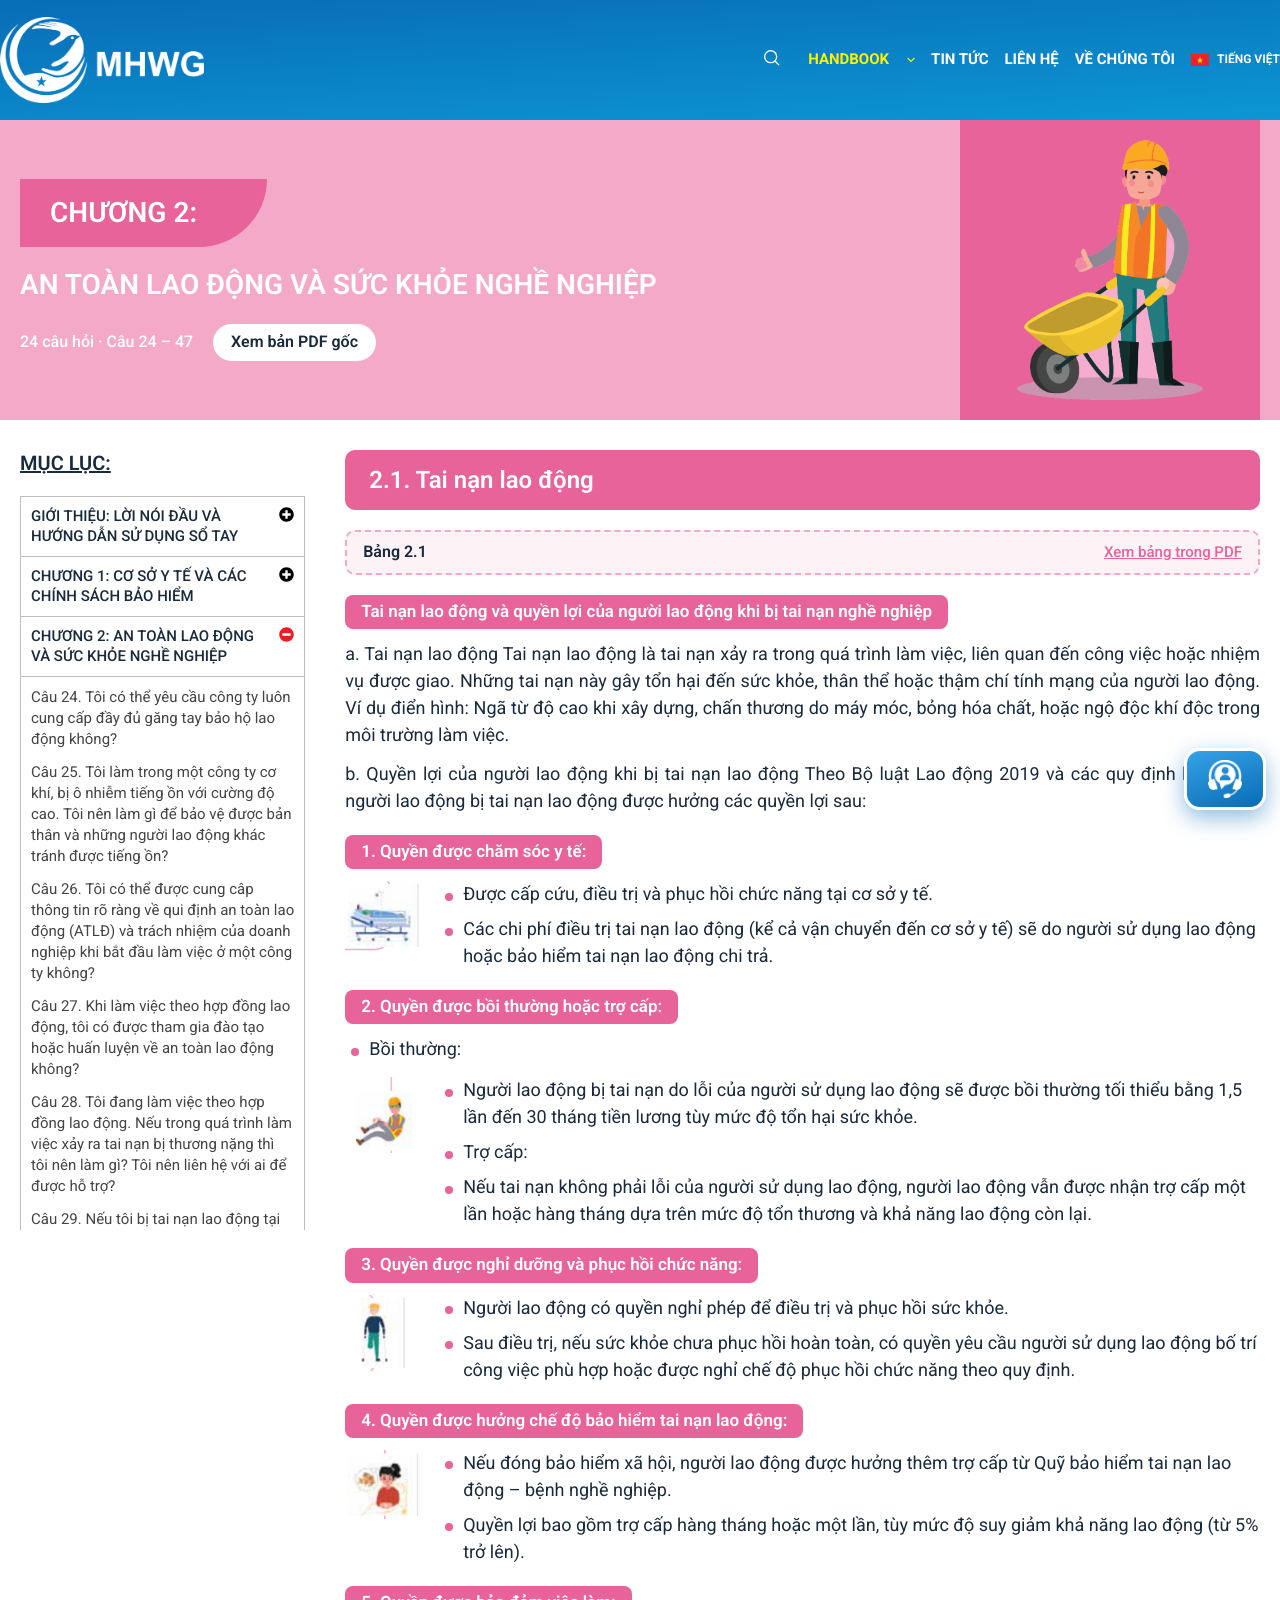
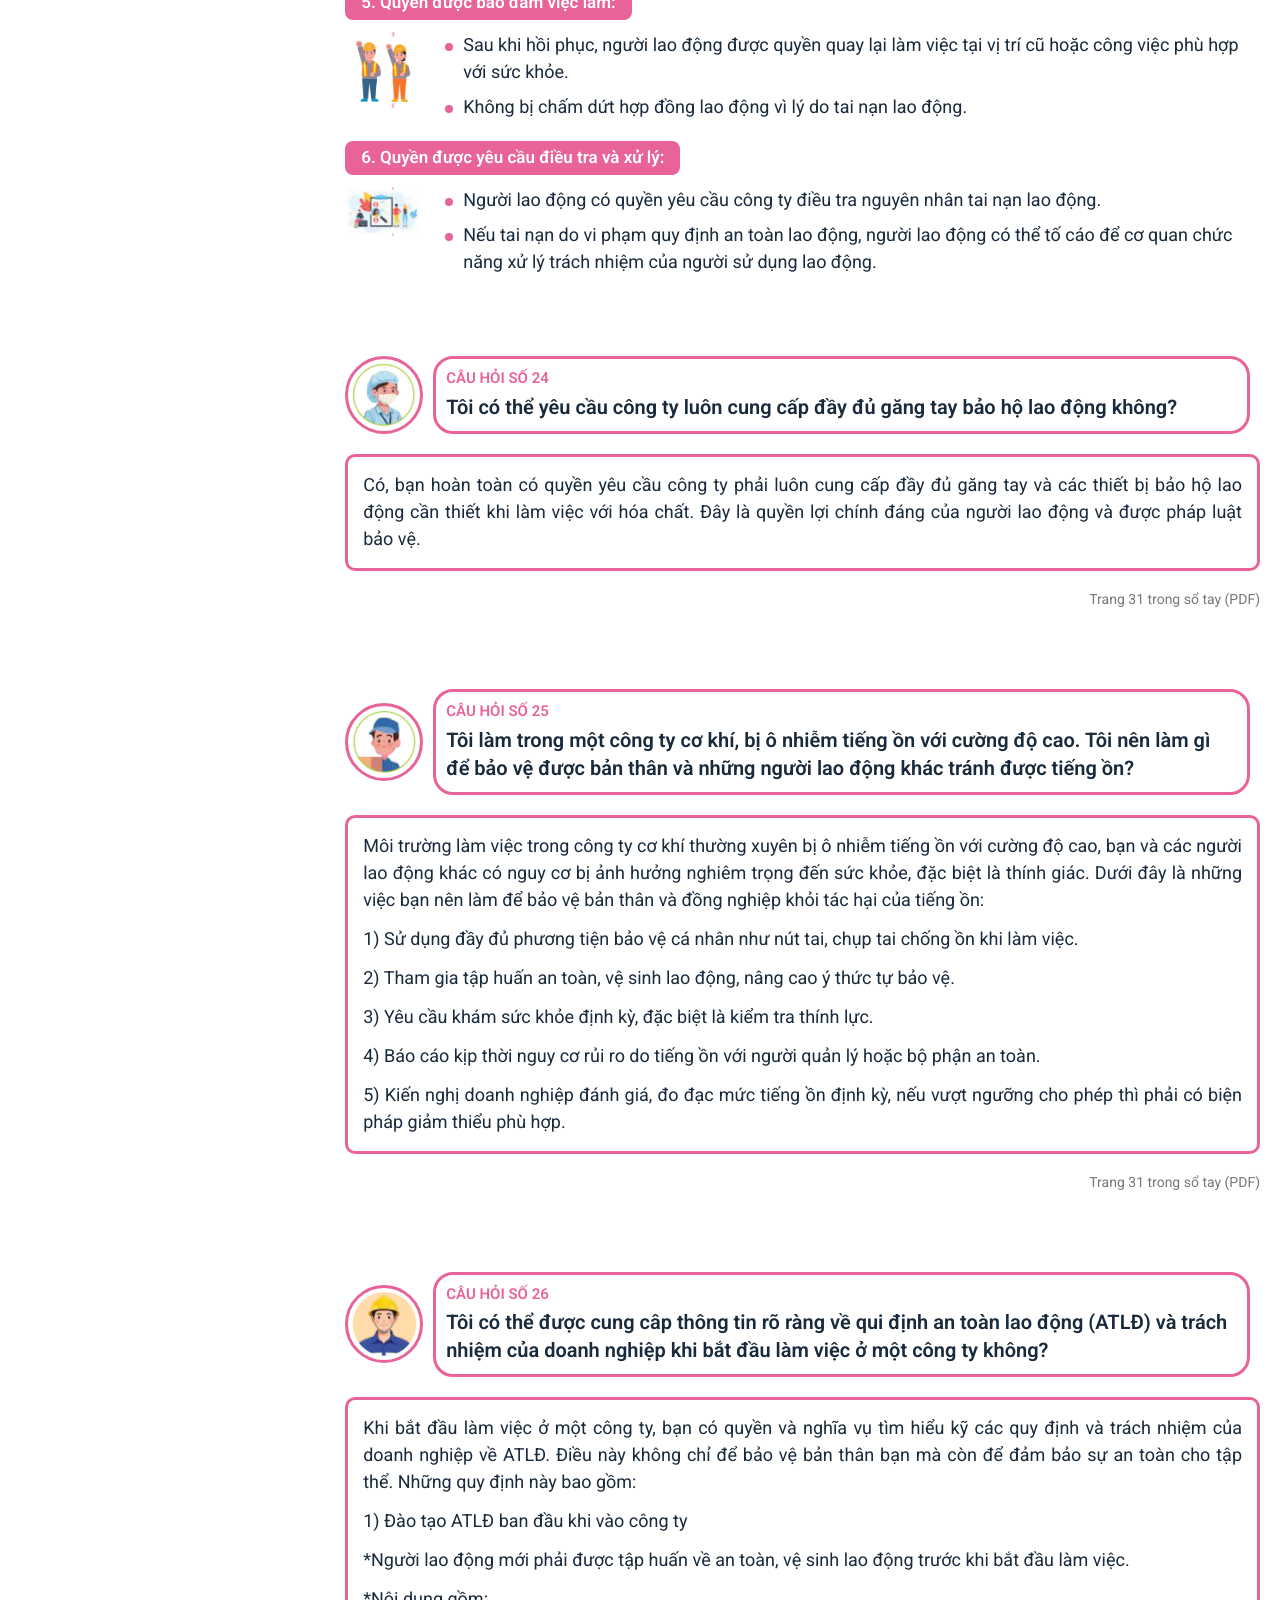
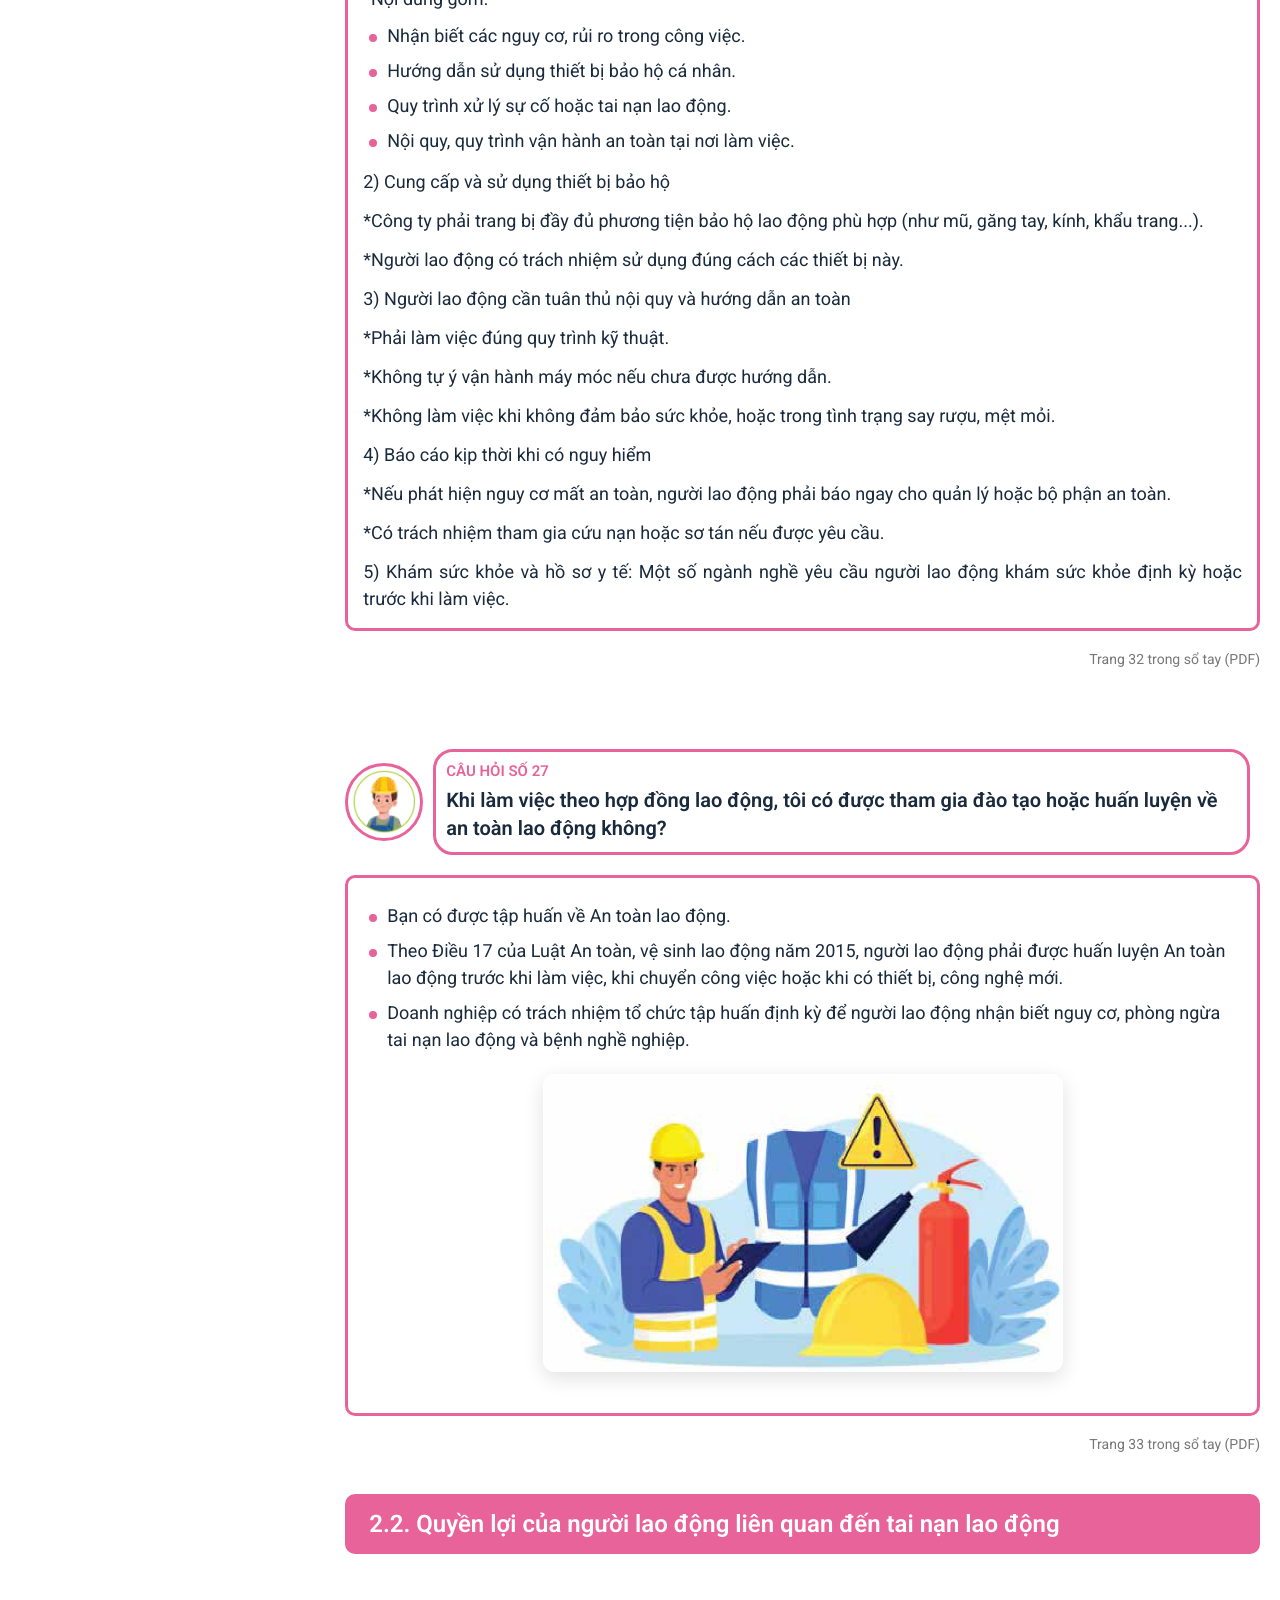
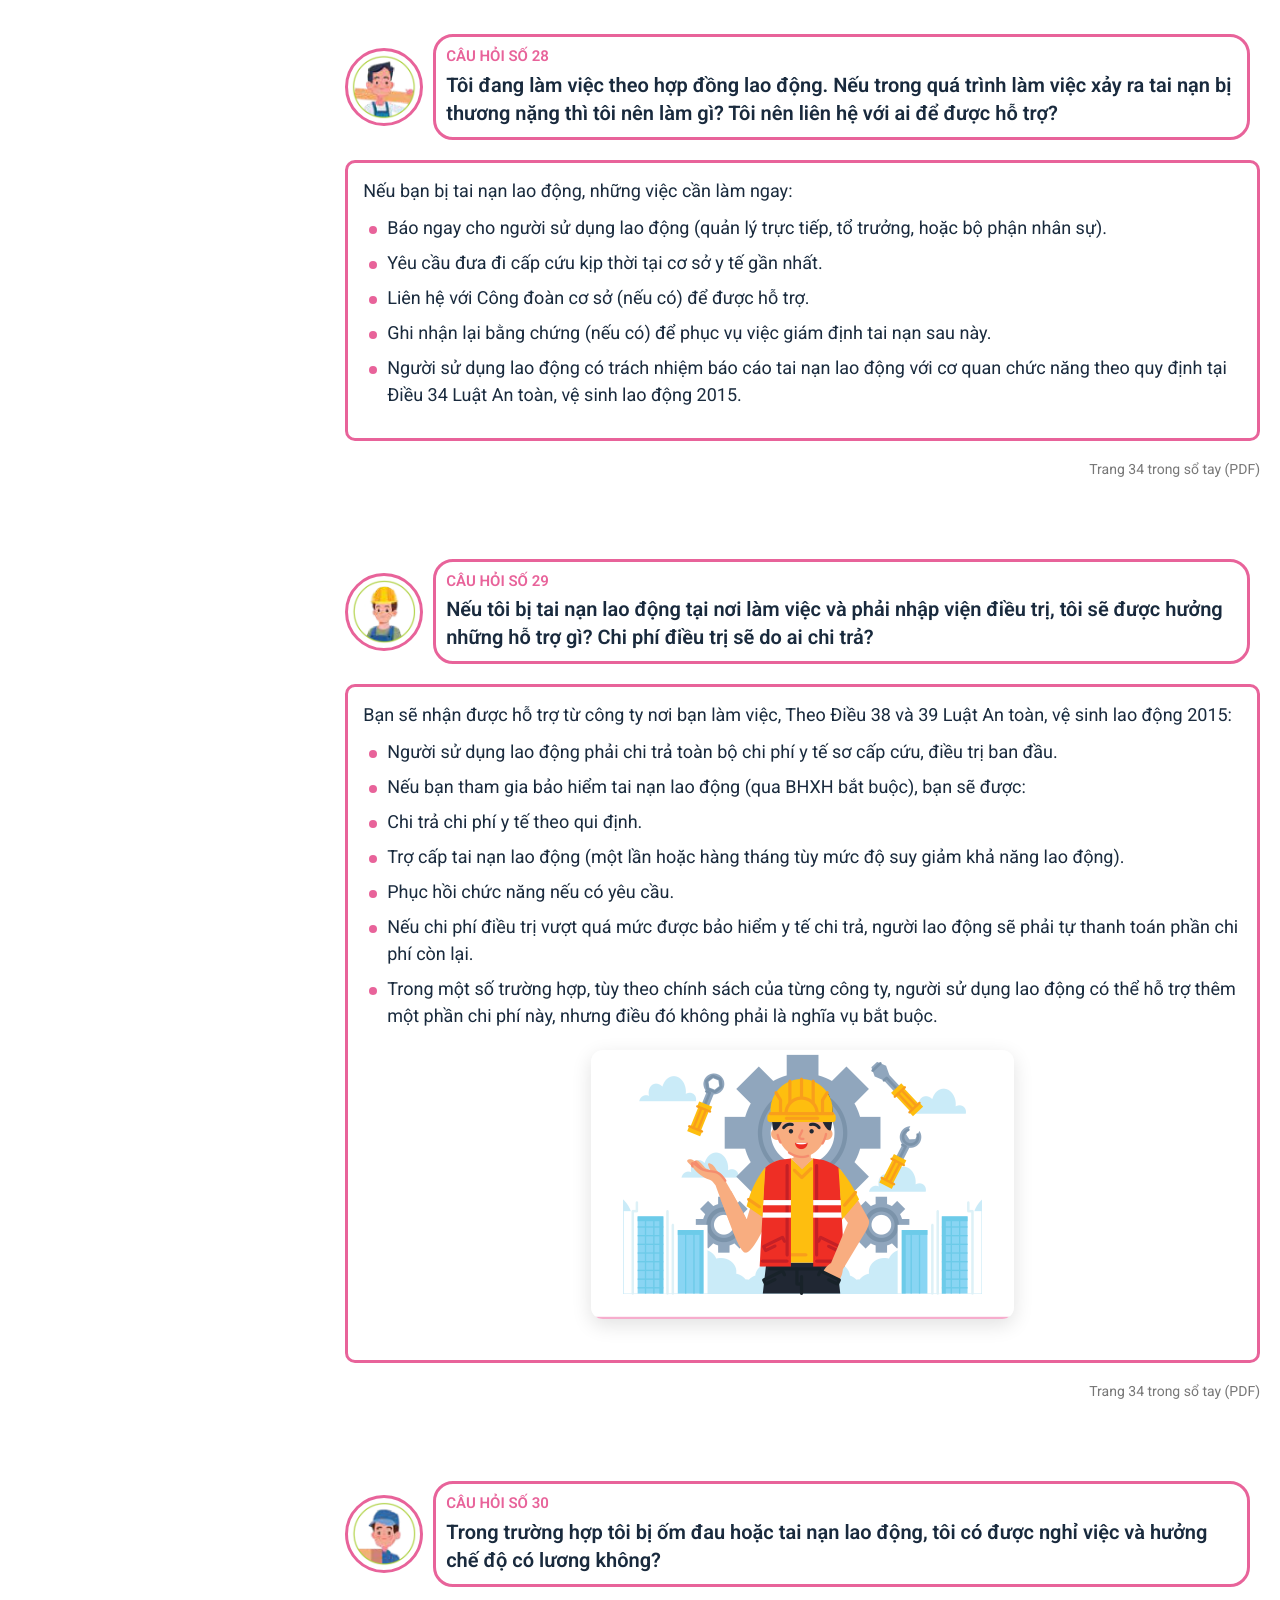
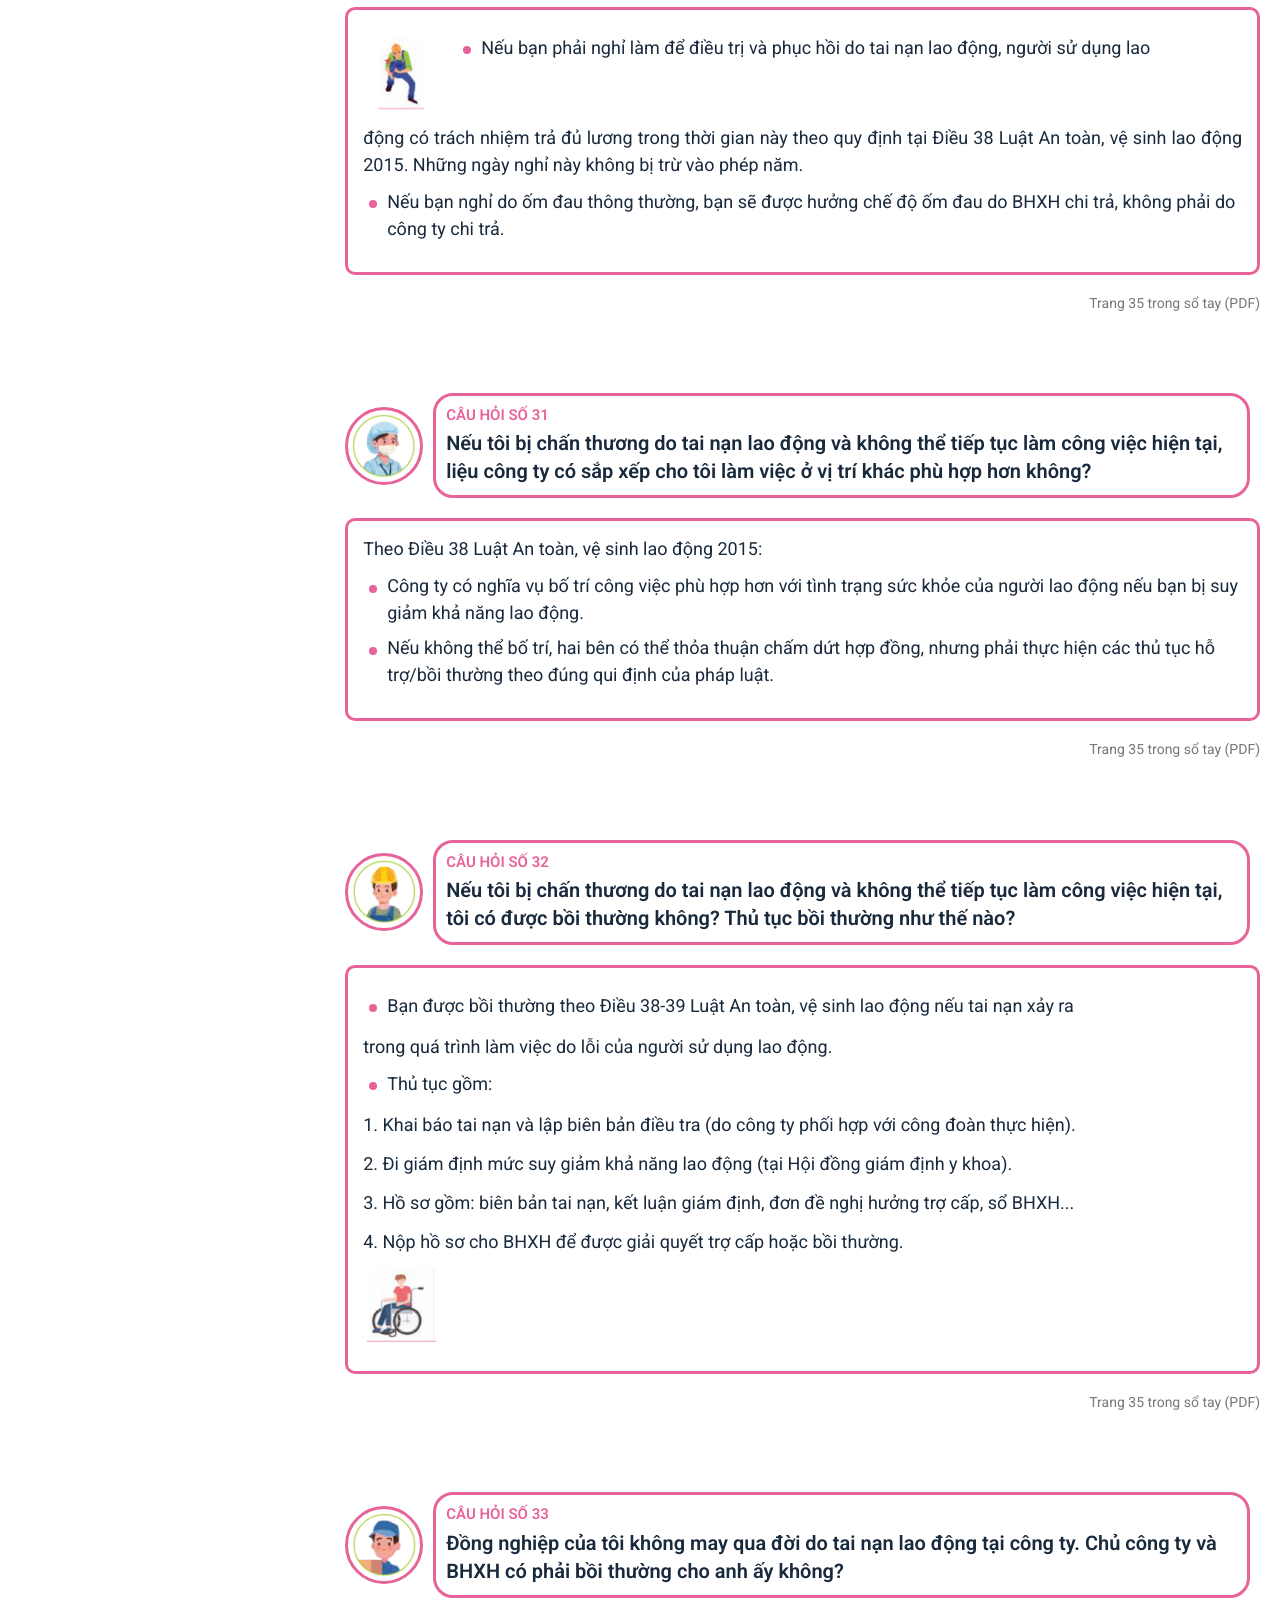
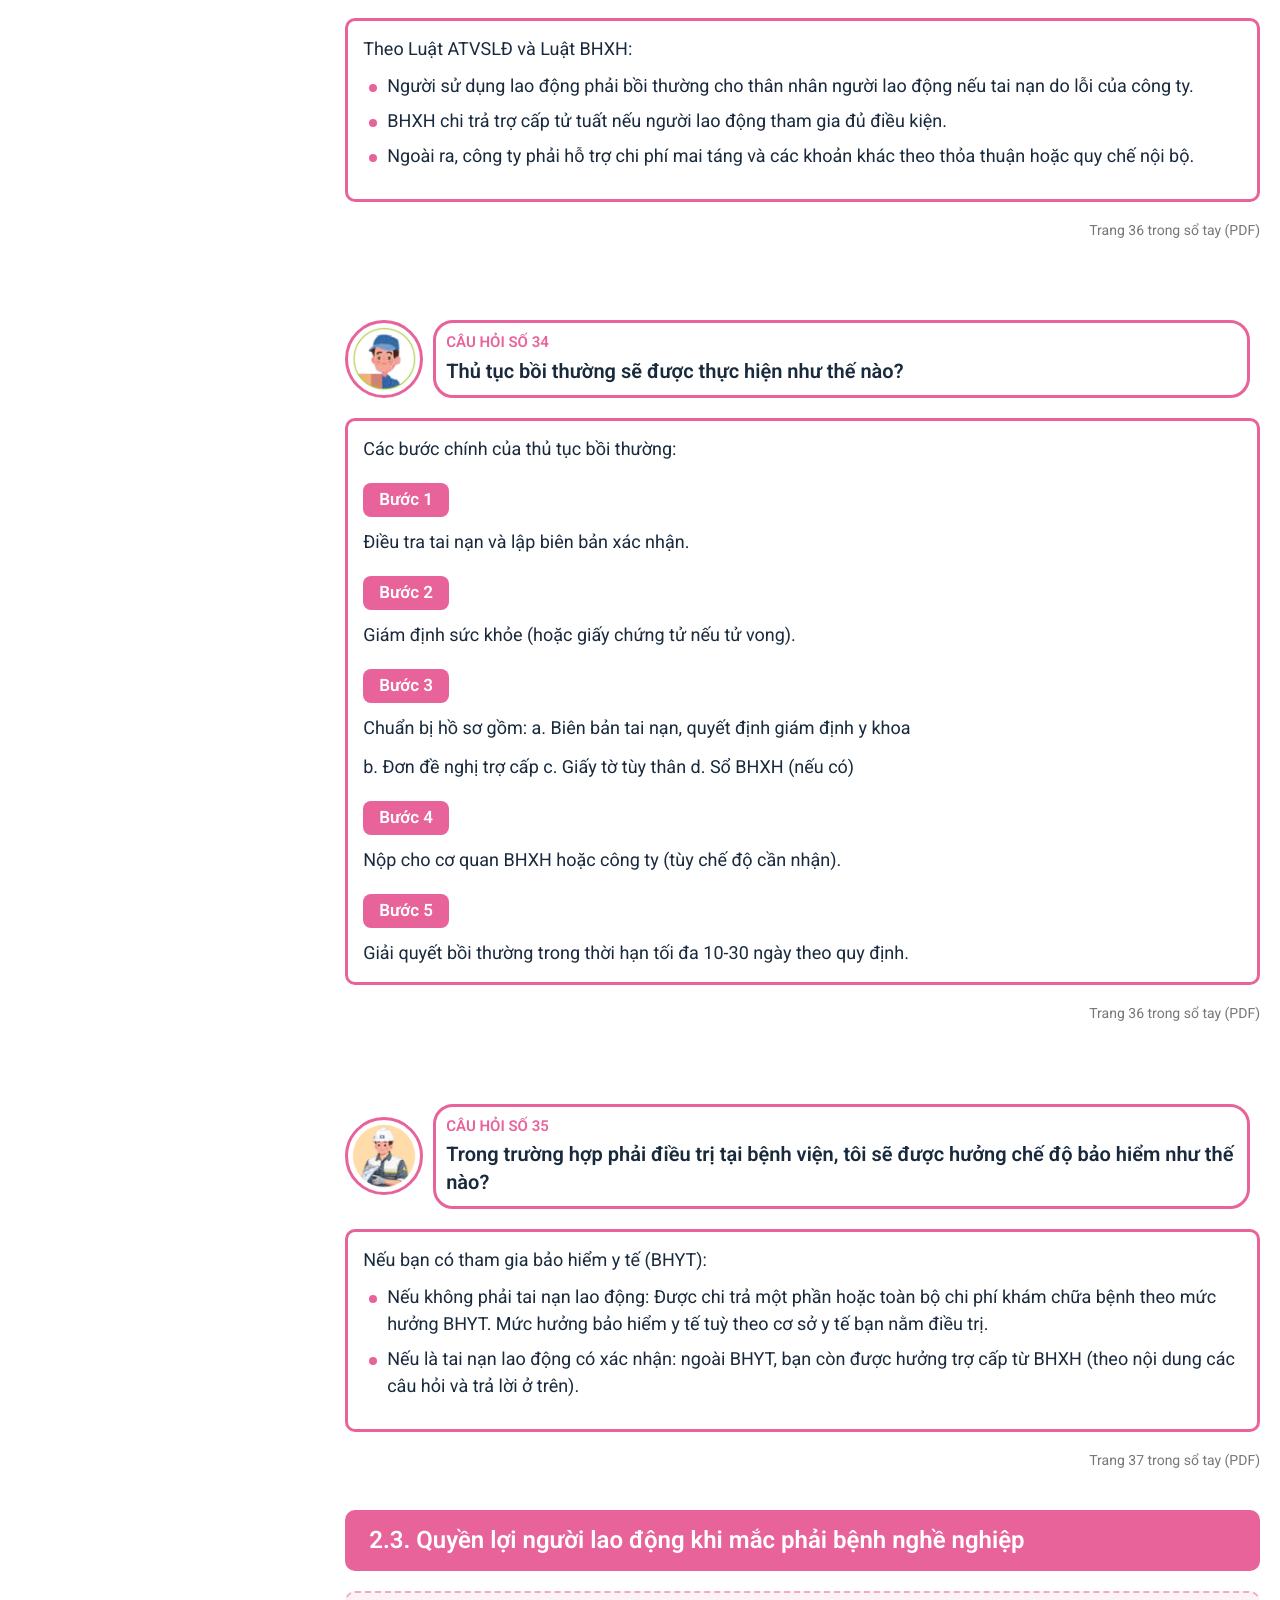
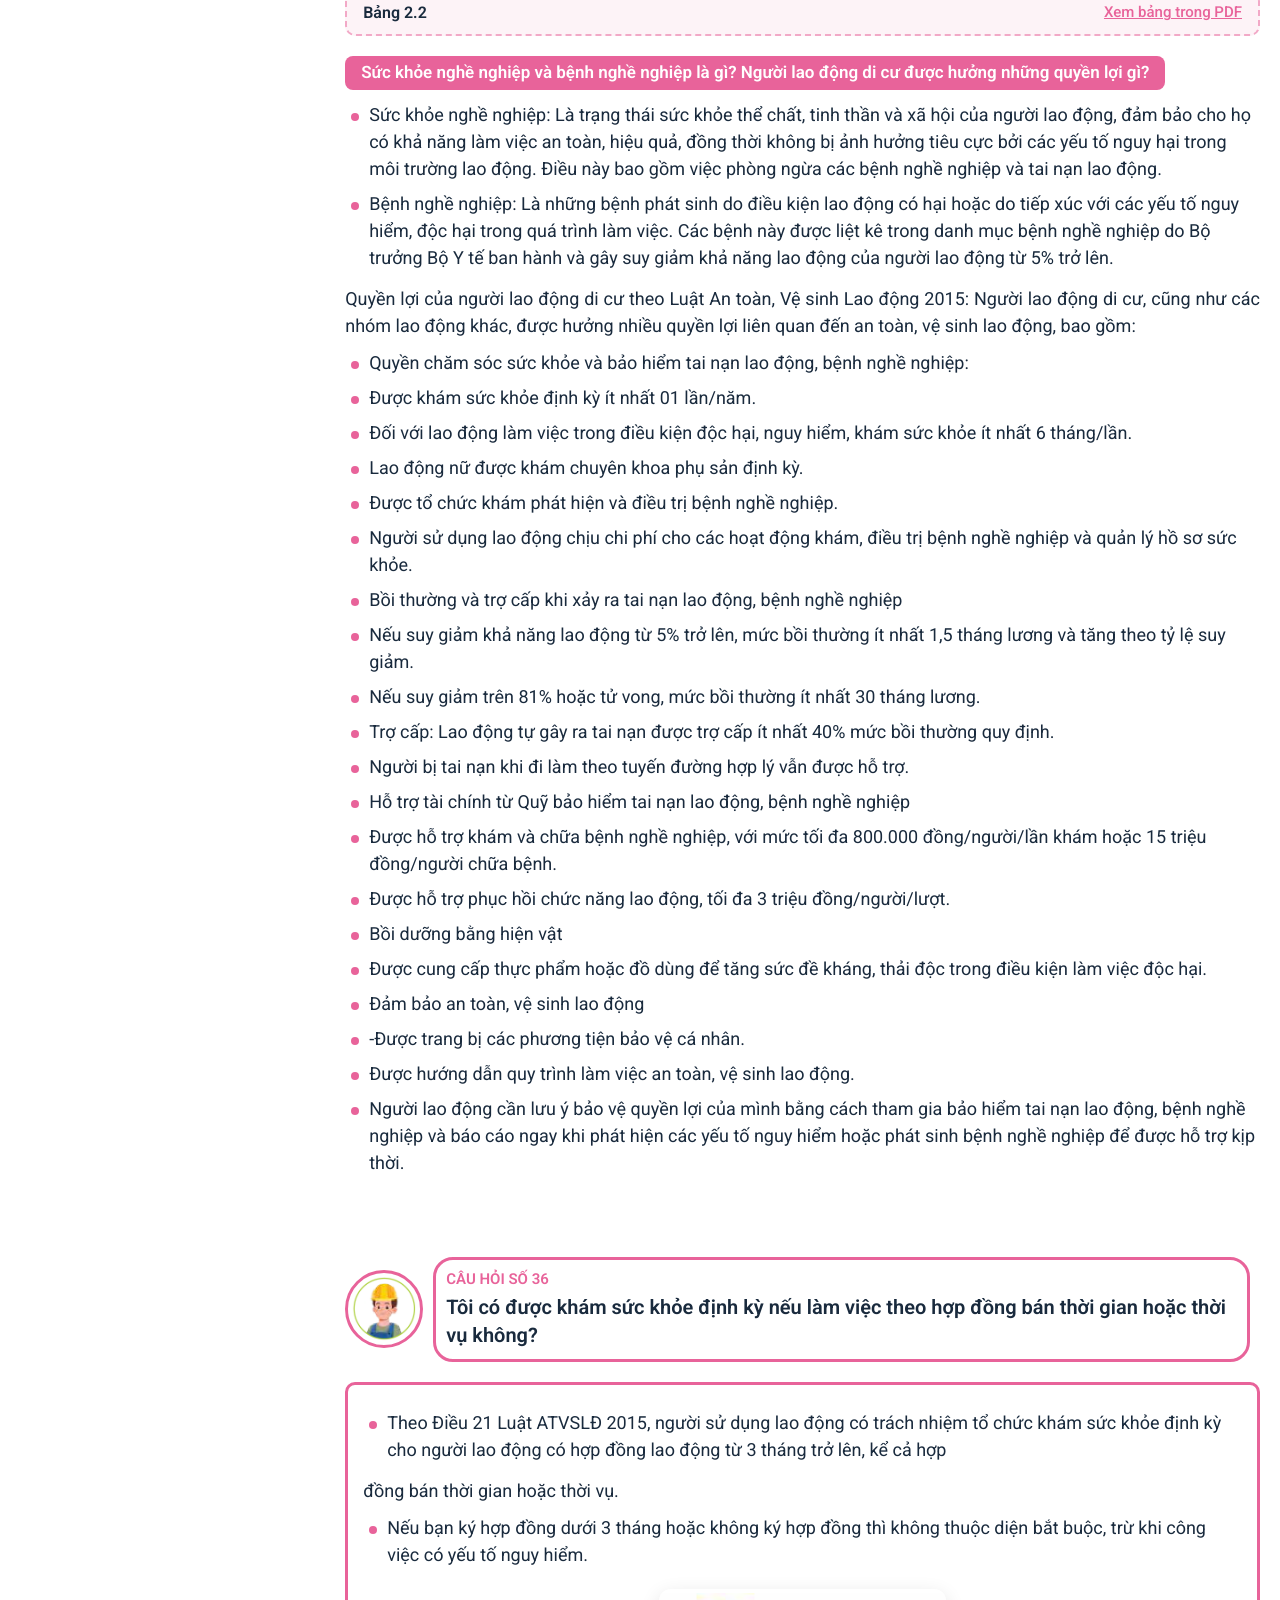
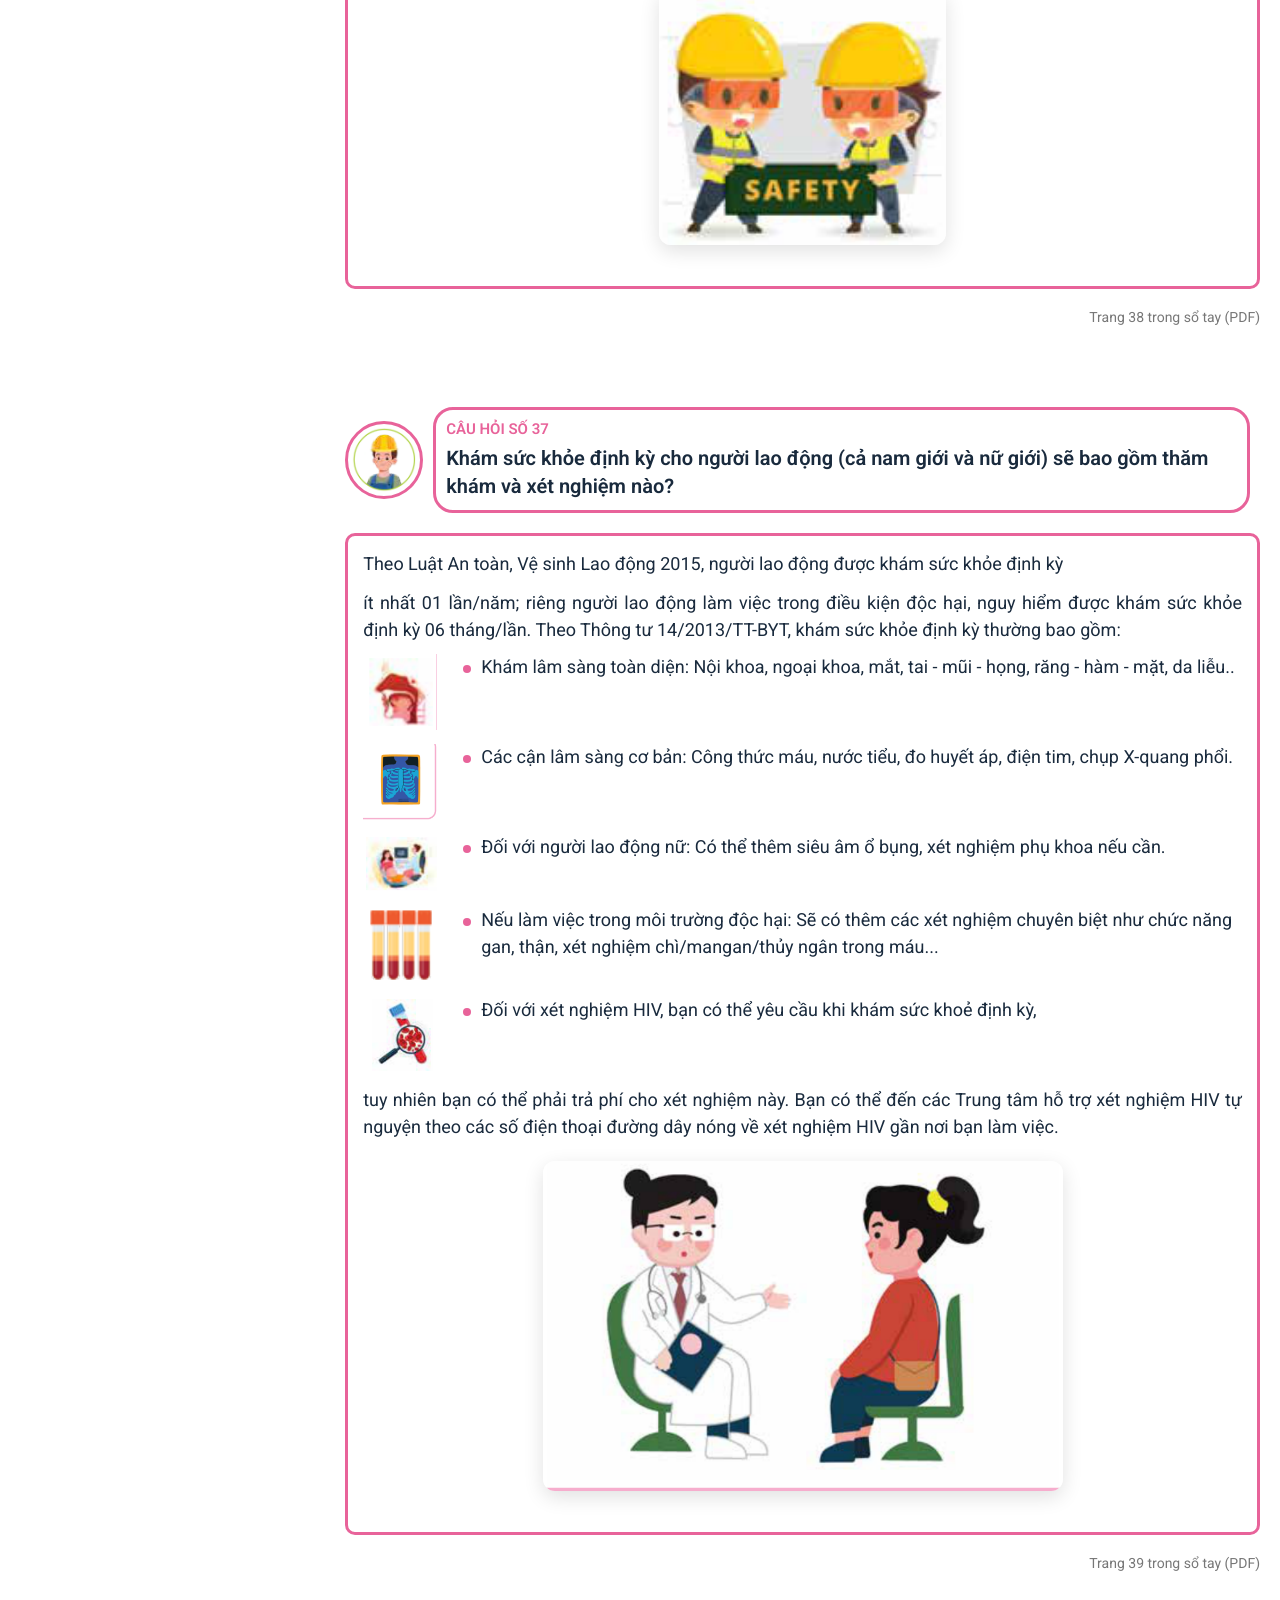
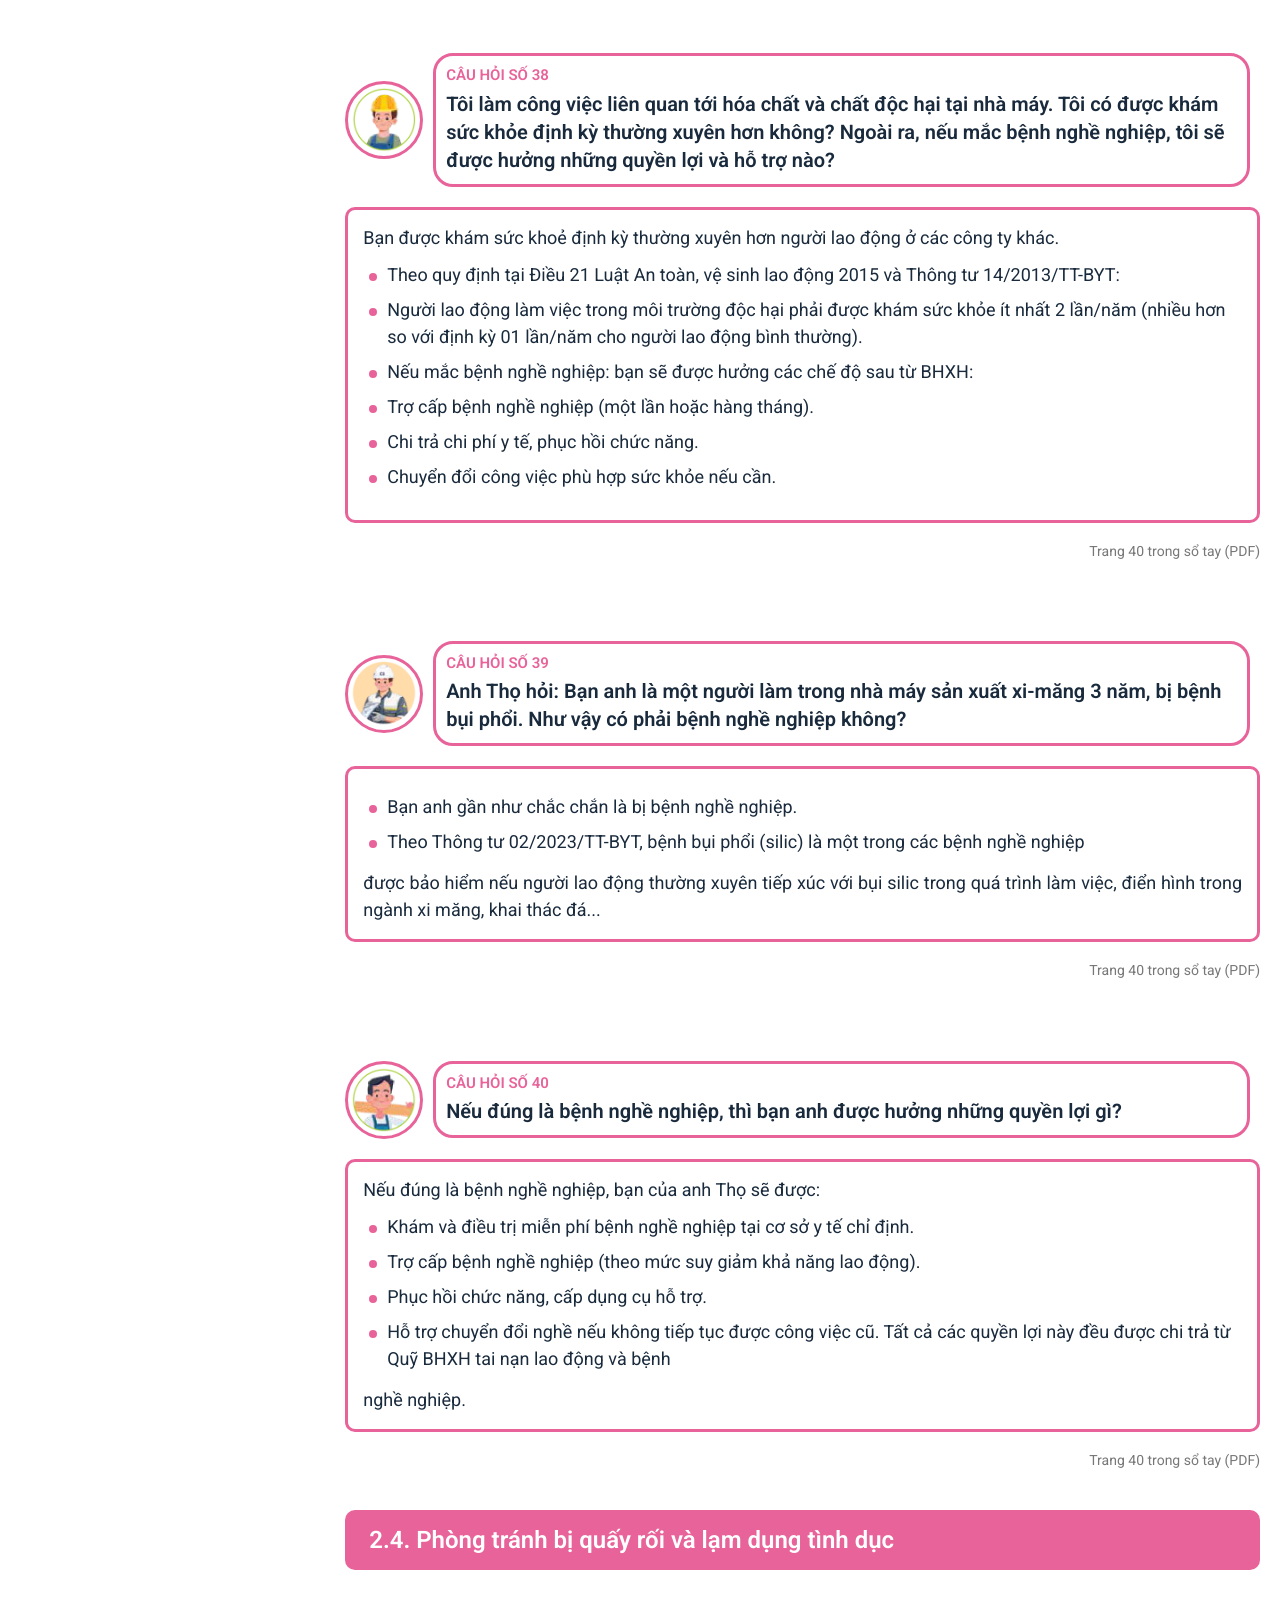
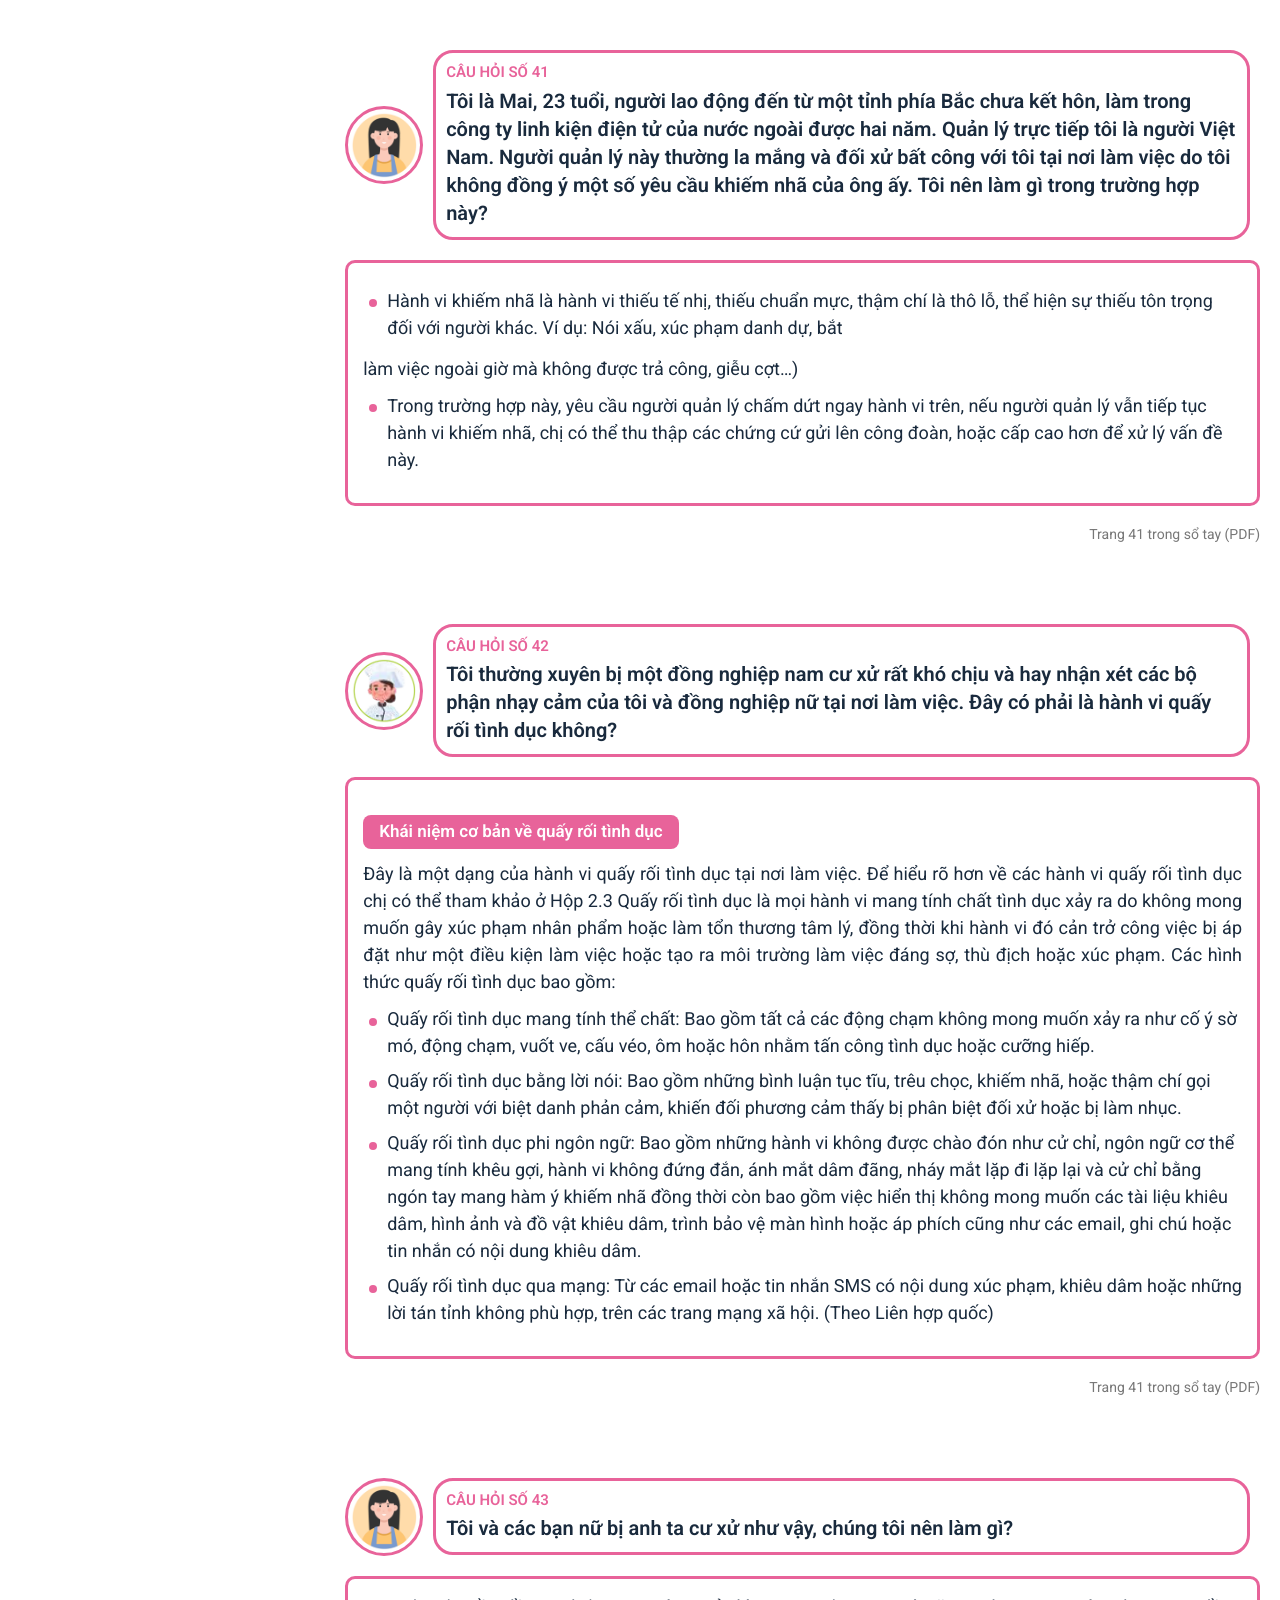
<file: chapter_2.html>
<!DOCTYPE html>
<html lang="vi">
    <head>
        <meta charset="UTF-8" />
        <meta http-equiv="X-UA-Compatible" content="IE=edge" />
        <meta name="viewport" content="width=device-width, initial-scale=1.0" />
        <meta name="description" content="Chương 2: An toàn lao động và sức khỏe nghề nghiệp - Sổ tay sức khỏe cho người lao động di cư trong nước. Hỏi đáp 24 câu." />
        <!-- favicon -->
        <link rel="apple-touch-icon" sizes="57x57" href="./images/favicon/apple-icon-57x57.png" />
        <link rel="apple-touch-icon" sizes="60x60" href="./images/favicon/apple-icon-60x60.png" />
        <link rel="apple-touch-icon" sizes="72x72" href="./images/favicon/apple-icon-72x72.png" />
        <link rel="apple-touch-icon" sizes="76x76" href="./images/favicon/apple-icon-76x76.png" />
        <link rel="apple-touch-icon" sizes="114x114" href="./images/favicon/apple-icon-114x114.png" />
        <link rel="apple-touch-icon" sizes="120x120" href="./images/favicon/apple-icon-120x120.png" />
        <link rel="apple-touch-icon" sizes="144x144" href="./images/favicon/apple-icon-144x144.png" />
        <link rel="apple-touch-icon" sizes="152x152" href="./images/favicon/apple-icon-152x152.png" />
        <link rel="apple-touch-icon" sizes="180x180" href="./images/favicon/apple-icon-180x180.png" />
        <link rel="icon" type="image/png" sizes="192x192" href="./images/favicon/android-icon-192x192.png" />
        <link rel="icon" type="image/png" sizes="32x32" href="./images/favicon/favicon-32x32.png" />
        <link rel="icon" type="image/png" sizes="96x96" href="./images/favicon/favicon-96x96.png" />
        <link rel="icon" type="image/png" sizes="16x16" href="./images/favicon/favicon-16x16.png" />
        <meta name="msapplication-TileColor" content="#ffffff" />
        <meta name="msapplication-TileImage" content="./images/favicon/ms-icon-144x144.png" />
        <meta name="theme-color" content="#ffffff" />
        <!-- end favicon -->
        <title>Chương 2: An toàn lao động và sức khỏe nghề nghiệp | Sổ tay sức khỏe cho người lao động di cư trong nước</title>
        <!-- font -->
        <link rel="preconnect" href="https://fonts.googleapis.com" />
        <link rel="preconnect" href="https://fonts.gstatic.com" crossorigin />
        <link href="https://fonts.googleapis.com/css2?family=Roboto:ital,wght@0,300;0,400;0,500;0,600;0,700;0,800;1,400&display=swap" rel="stylesheet" />
        <!-- end font -->
        <link rel="stylesheet" href="./css/style.css" />
    </head>

    <body>
        <!-- header -->
        <header id="header" class="header relative js__stickyHeader">
            <!-- pc -->
            <div class="header-container w-1290">
                <div class="header-top d-3xl-flex items-center justify-between">
                    <!-- logo -->
                    <div class="header-logo flex-0">
                        <a href="./index.html" class="header-logo__link"><img src="./images/logo-trang-1.png" alt="MHWG" class="header-logo__img"></a>
                    </div>
                    <!-- logo -->
                    <div class="header-right flex-1 d-3xl-flex items-center gap-24">
                        <!-- search -->
                        <div class="header-search js__searchContainer">
                            <div class="header-search__icon js__searchIcon">
                                <img src="./images/svg/search.svg" alt="Tìm kiếm">
                            </div>
                            <div class="header-search__wrapper js__searchContent">
                                <div class="header-search__close js__closeSearch">
                                    <img src="./images/svg/close-w.svg" alt="Đóng">
                                </div>
                                <div class="header-search__form">
                                    <form action="./tim_kiem.html" method="get" class="relative">
                                        <input type="text" name="s" class="search-input w-full h-full js__searchInput" placeholder="Tìm kiếm câu hỏi..." autocomplete="off">
                                        <button type="submit" class="search-btn" aria-label="Tìm kiếm">
                                            <svg class="ct-icon" aria-hidden="true" width="15" height="15" viewBox="0 0 15 15"><path d="M14.8,13.7L12,11c0.9-1.2,1.5-2.6,1.5-4.2c0-3.7-3-6.8-6.8-6.8S0,3,0,6.8s3,6.8,6.8,6.8c1.6,0,3.1-0.6,4.2-1.5l2.8,2.8c0.1,0.1,0.3,0.2,0.5,0.2s0.4-0.1,0.5-0.2C15.1,14.5,15.1,14,14.8,13.7z M1.5,6.8c0-2.9,2.4-5.2,5.2-5.2S12,3.9,12,6.8S9.6,12,6.8,12S1.5,9.6,1.5,6.8z" fill="currentColor"></path></svg>
                                        </button>
                                    </form>
                                </div>
                            </div>
                        </div>
                        <!-- end search -->
                        <!-- navbar -->
                        <ul class="navbar d-3xl-flex items-center gap-24">
                            <!-- item -->
                            <li class="navbar-item active">
                                <div class="navbar-item__top d-3xl-flex items-center gap-10">
                                    <a href="./index.html" class="navbar-item__link">Handbook</a>
                                    <div class="navbar-item__icon">
                                        <svg class="ct-icon" width="8" height="8" viewBox="0 0 15 15"><path d="M2.1,3.2l5.4,5.4l5.4-5.4L15,4.3l-7.5,7.5L0,4.3L2.1,3.2z" fill="currentColor"></path></svg>
                                    </div>
                                </div>
                                <div class="navbar-dropdown-wrapper">
                                    <ul class="navbar-dropdown">
                                        <li class="navbar-dropdown__item fs-15">
                                            <a href="./gioi_thieu.html" class="navbar-dropdown__link">Giới thiệu: Lời nói đầu và hướng dẫn sử dụng sổ tay</a>
                                        </li>
                                        <li class="navbar-dropdown__item fs-15">
                                            <a href="./chapter_1.html" class="navbar-dropdown__link">Chương 1: Cơ sở y tế và các chính sách bảo hiểm</a>
                                        </li>
                                        <li class="navbar-dropdown__item fs-15">
                                            <a href="./chapter_2.html" class="navbar-dropdown__link">Chương 2: An toàn lao động và sức khỏe nghề nghiệp</a>
                                        </li>
                                        <li class="navbar-dropdown__item fs-15">
                                            <a href="./chapter_3.html" class="navbar-dropdown__link">Chương 3: Chăm sóc sức khoẻ và môi trường sống</a>
                                        </li>
                                        <li class="navbar-dropdown__item fs-15">
                                            <a href="./chapter_4.html" class="navbar-dropdown__link">Chương 4: Phòng ngừa bệnh tật</a>
                                        </li>
                                        <li class="navbar-dropdown__item fs-15">
                                            <a href="./thong_tin_bo_sung.html" class="navbar-dropdown__link">Thông tin bổ sung: Đường dây nóng và cơ sở y tế</a>
                                        </li>
                                    </ul>
                                </div>
                            </li>
                            <!-- end item -->
                            <!-- item -->
                            <li class="navbar-item">
                                <div class="navbar-item__top d-3xl-flex items-center gap-10">
                                    <a href="https://mhwg.org.vn/" class="navbar-item__link" target="_blank" rel="noopener">Tin tức</a>
                                </div>
                            </li>
                            <!-- end item -->
                            <!-- item -->
                            <li class="navbar-item">
                                <div class="navbar-item__top d-3xl-flex items-center gap-10">
                                    <a href="https://mhwg.org.vn/vi/lien-he/" class="navbar-item__link" target="_blank" rel="noopener">Liên hệ</a>
                                </div>
                            </li>
                            <!-- end item -->
                            <!-- item -->
                            <li class="navbar-item">
                                <div class="navbar-item__top d-3xl-flex items-center gap-10">
                                    <a href="./gioi_thieu.html" class="navbar-item__link">Về chúng tôi</a>
                                </div>
                            </li>
                            <!-- end item -->
                            <!-- item -->
                            <li class="navbar-item navbar-item-languageWrapper">
                                <div class="navbar-item__top d-3xl-flex items-center gap-10">
                                    <a href="./index.html" class="navbar-item__link navbar-item__language">
                                        <div class="navbar-item__flag-icon">
                                            <img src="./images/flag-vi.png" alt="">
                                        </div>
                                        <span class="navbar-item__text">Tiếng việt</span>
                                    </a>
                                </div>
                            </li>
                            <!-- end item -->
                        </ul>
                        <!-- end navbar -->

                        <!-- menu mobile -->
                        <div class="sub-menu d-3xl-none d-lg-block">
                            <!-- icon bar -->
                            <div class="icon-bar js__clickShowMenuMb px-15 py-10">
                                <img src="./images/svg/bar-w.svg" alt="Menu">
                            </div>
                            <!-- end icon bar -->
                            <!-- content -->
                            <div class="sub-menu__content">
                                <!-- close -->
                                <div class="sub-menu__close js__closeSubMenu h-56 p-4 mb-8 d-3xl-flex items-center text-white">
                                    <img src="./images/svg/close-w.svg" alt="Đóng">
                                </div>
                                <!-- end close -->

                                <div class="sub-menu__container">
                                    <!-- list -->
                                    <div class="sub-menu__list">
                                        <!-- item -->
                                        <div class="sub-menu__item">
                                            <!-- heading -->
                                            <div class="heading-sub js__dropDown d-3xl-flex items-center justify-between px-16 py-8 text-white">
                                                <a href="./index.html" class="heading-sub__title fs-16 fw-500">Handbook</a>
                                                <div class="heading-sub__arrow">
                                                    <img src="./images/svg/arrow-down-w.svg" alt="">
                                                </div>
                                            </div>
                                            <!-- end heading -->
                                            <!-- sub menu list -->
                                            <ul class="list-sub js__listSubMenu">
                                                <li class="item-sub">
                                                    <a href="./gioi_thieu.html" class="item-sub__link fs-16">Giới thiệu: Lời nói đầu và hướng dẫn sử dụng sổ tay</a>
                                                </li>
                                                <li class="item-sub">
                                                    <a href="./chapter_1.html" class="item-sub__link fs-16">Chương 1: Cơ sở y tế và các chính sách bảo hiểm</a>
                                                </li>
                                                <li class="item-sub">
                                                    <a href="./chapter_2.html" class="item-sub__link fs-16">Chương 2: An toàn lao động và sức khỏe nghề nghiệp</a>
                                                </li>
                                                <li class="item-sub">
                                                    <a href="./chapter_3.html" class="item-sub__link fs-16">Chương 3: Chăm sóc sức khoẻ và môi trường sống</a>
                                                </li>
                                                <li class="item-sub">
                                                    <a href="./chapter_4.html" class="item-sub__link fs-16">Chương 4: Phòng ngừa bệnh tật</a>
                                                </li>
                                                <li class="item-sub">
                                                    <a href="./thong_tin_bo_sung.html" class="item-sub__link fs-16">Thông tin bổ sung: Đường dây nóng và cơ sở y tế</a>
                                                </li>
                                            </ul>
                                            <!-- end sub menu list -->
                                        </div>
                                        <!-- end item -->
                                        <!-- item -->
                                        <div class="sub-menu__item">
                                            <div class="heading-sub d-3xl-flex items-center justify-between px-16 py-8 text-white">
                                                <a href="https://mhwg.org.vn/" class="heading-sub__title fs-16 fw-500" target="_blank" rel="noopener">Tin tức</a>
                                            </div>
                                        </div>
                                        <!-- end item -->
                                        <!-- item -->
                                        <div class="sub-menu__item">
                                            <div class="heading-sub d-3xl-flex items-center justify-between px-16 py-8 text-white">
                                                <a href="https://mhwg.org.vn/vi/lien-he/" class="heading-sub__title fs-16 fw-500" target="_blank" rel="noopener">Liên hệ</a>
                                            </div>
                                        </div>
                                        <!-- end item -->
                                        <!-- item -->
                                        <div class="sub-menu__item">
                                            <div class="heading-sub d-3xl-flex items-center justify-between px-16 py-8 text-white">
                                                <a href="./gioi_thieu.html" class="heading-sub__title fs-16 fw-500">Về chúng tôi</a>
                                            </div>
                                        </div>
                                        <!-- end item -->
                                    </div>
                                    <!-- end list -->
                                </div>
                            </div>
                            <!-- end content -->
                            <div class="overlay js__overlay"></div>
                        </div>
                        <!-- end menu mobile -->
                    </div>
                </div>
            </div>
            <!-- end pc -->
        </header>
        <!-- end header -->
        <!-- main -->
        <main id="main" class="main">

            <!-- chapter primary -->
            <section class="chapter-primary chapter-primary--2 relative z-20 over-hidden w-wrapper">
                <div class="chapter-primary__container w-1290 d-3xl-flex items-center justify-between">
                    <!-- content -->
                    <div class="chapter-primary__content flex-1">
                        <h1 class="chapter-primary__heading text-white fw-600 uppercase"><span class="chapter-primary__heading-inner">Chương 2:</span></h1>
                        <h2 class="chapter-primary__title text-white fw-600 uppercase">An toàn lao động và sức khỏe nghề nghiệp</h2>
                        <div class="chapter-primary__meta"><span>24 câu hỏi · Câu 24 – 47</span><a href="./document/so-tay-suc-khoe-nguoi-lao-dong-di-cu.pdf#page=17" target="_blank" rel="noopener">Xem bản PDF gốc</a></div>
                    </div>
                    <!-- end content -->
                    <!-- img -->
                    <div class="chapter-primary__img flex-0">
                        <img src="./images/chuong-2-1.png" width="543" height="760" alt="">
                    </div>
                    <!-- end img -->
                </div>
            </section>
            <!-- end chapter primary -->

            <!-- chapter secondary -->
            <section class="chapter-secondary relative z-20 w-wrapper">
                <div class="chapter-secondary__container w-1290 d-3xl-flex">
                    <!-- left -->
                    <div class="chapter-secondary__left flex-0 text-gray-192">
                        <!-- mb -->
                        <div class="chapter-secondary__menuFix d-3xl-none d-lg-block js__openTableOfContent">
                            <a href="#" class="chapter-secondary__menuFixLink">
                                <div class="chapter-secondary__menuFixIcon">
                                    <img src="./images/svg/bar-w.svg" alt="">
                                </div>
                                <span class="chapter-secondary__menuFixText">Mục lục</span>
                            </a>
                        </div>
                        <!-- end mb -->
                        <!-- pc -->
                        <div class="chapter-secondary__tableOfContent js__tableOfContentBox">
                            <div class="tableOfContent-close js__closeTableOfContent">&times;</div>
                            <h2 class="tableOfContent-headingParent fw-600 fs-20 uppercase">Mục lục:</h2>
                            <ul class="tableOfContent-content">
                                <!-- item -->
                                <li class="tableOfContent-item js__tableOfContentItem">
                                    <div class="tableOfContent-heading js__tableOfContentHeading">
                                        <h3 class="tableOfContent-title">Giới thiệu: Lời nói đầu và hướng dẫn sử dụng sổ tay</h3>
                                        <div class="tableOfContent-icon">
                                            <img src="./images/svg/plus_2.svg" alt="" class="plus">
                                            <img src="./images/svg/minus_2.svg" alt="" class="minus">
                                        </div>
                                    </div>
                                    <ul class="tableOfContent-dropdown js__tableOfContentDropdown">
                                        <li class="tableOfContent-dropdown__item">
                                            <a href="./gioi_thieu.html#gioi-thieu__1" class="tableOfContent-dropdown__link">Lời nói đầu</a>
                                        </li>
                                        <li class="tableOfContent-dropdown__item">
                                            <a href="./gioi_thieu.html#gioi-thieu__2" class="tableOfContent-dropdown__link">Lời cảm ơn</a>
                                        </li>
                                        <li class="tableOfContent-dropdown__item">
                                            <a href="./gioi_thieu.html#gioi-thieu__3" class="tableOfContent-dropdown__link">Hướng dẫn sử dụng sổ tay</a>
                                        </li>
                                        <li class="tableOfContent-dropdown__item">
                                            <a href="./gioi_thieu.html#gioi-thieu__4" class="tableOfContent-dropdown__link">Giới thiệu nhân vật</a>
                                        </li>
                                        <li class="tableOfContent-dropdown__item">
                                            <a href="./gioi_thieu.html#gioi-thieu__5" class="tableOfContent-dropdown__link">Dấu hiệu nhận biết bị lao động cưỡng bức</a>
                                        </li>
                                    </ul>
                                </li>
                                <!-- end item -->
                                <!-- item -->
                                <li class="tableOfContent-item js__tableOfContentItem">
                                    <div class="tableOfContent-heading js__tableOfContentHeading">
                                        <h3 class="tableOfContent-title">Chương 1: Cơ sở y tế và các chính sách bảo hiểm</h3>
                                        <div class="tableOfContent-icon">
                                            <img src="./images/svg/plus_2.svg" alt="" class="plus">
                                            <img src="./images/svg/minus_2.svg" alt="" class="minus">
                                        </div>
                                    </div>
                                    <ul class="tableOfContent-dropdown js__tableOfContentDropdown">
                                        <li class="tableOfContent-dropdown__item">
                                            <a href="./chapter_1.html#chapter-1__1" class="tableOfContent-dropdown__link">Câu 1. Tôi là người lao động của một công ty, hiện đang gặp vấn đề sức khoẻ và muốn đi khám bệnh. Tôi có thể khám, chữa bệnh ở đâu?</a>
                                        </li>
                                        <li class="tableOfContent-dropdown__item">
                                            <a href="./chapter_1.html#chapter-1__2" class="tableOfContent-dropdown__link">Câu 2. Trước khi đi khám, nếu có thắc mắc, tôi có thể hỏi thông tin từ ai?</a>
                                        </li>
                                        <li class="tableOfContent-dropdown__item">
                                            <a href="./chapter_1.html#chapter-1__3" class="tableOfContent-dropdown__link">Câu 3. Khi đi khám, tôi cần mang theo giấy tờ gì?</a>
                                        </li>
                                        <li class="tableOfContent-dropdown__item">
                                            <a href="./chapter_1.html#chapter-1__4" class="tableOfContent-dropdown__link">Câu 4. Nếu tôi được chẩn đoán mắc bệnh mà cần phải nằm viện điều trị, tôi sẽ phải làm gì?</a>
                                        </li>
                                        <li class="tableOfContent-dropdown__item">
                                            <a href="./chapter_1.html#chapter-1__5" class="tableOfContent-dropdown__link">Câu 5. Nếu bệnh tình của tôi không tiến triển, tôi có thể chuyển sang điều trị tại một bệnh viện hoặc cơ sở y tế khác không?</a>
                                        </li>
                                        <li class="tableOfContent-dropdown__item">
                                            <a href="./chapter_1.html#chapter-1__6" class="tableOfContent-dropdown__link">Câu 6. Tôi cần làm gì để được chuyển viện?</a>
                                        </li>
                                        <li class="tableOfContent-dropdown__item">
                                            <a href="./chapter_1.html#chapter-1__7" class="tableOfContent-dropdown__link">Câu 7. Làm thế nào để mua thuốc? Tôi có thể mua thuốc trực tiếp tại nhà thuốc, trên website hoặc ứng dụng di động mà không cần đơn thuốc của bác sĩ được không?</a>
                                        </li>
                                        <li class="tableOfContent-dropdown__item">
                                            <a href="./chapter_1.html#chapter-1__8" class="tableOfContent-dropdown__link">Câu 8. Tôi thấy trên các trang mạng xã hội như Facebook và YouTube có nhiều quảng cáo về các phương pháp chữa bệnh, gồm cả thuốc tây y và đông y. Tôi có nên tin tưởng và liên hệ với những nguồn thông tin này không?</a>
                                        </li>
                                        <li class="tableOfContent-dropdown__item">
                                            <a href="./chapter_1.html#chapter-1__9" class="tableOfContent-dropdown__link">Câu 9. Tôi từ nơi khác tới làm việc và có ký hợp đồng lao động với công ty. Vậy sau bao lâu làm việc tại công ty thì tôi được đóng BHXH bắt buộc?</a>
                                        </li>
                                        <li class="tableOfContent-dropdown__item">
                                            <a href="./chapter_1.html#chapter-1__10" class="tableOfContent-dropdown__link">Câu 10. Tôi có được đăng ký tham gia bảo hiểm xã hội bắt buộc và bảo hiểm thất nghiệp không? Nếu được thì ai sẽ đăng ký cho tôi và số tiền tôi phải đóng hàng tháng được tính như thế nào?</a>
                                        </li>
                                        <li class="tableOfContent-dropdown__item">
                                            <a href="./chapter_1.html#chapter-1__11" class="tableOfContent-dropdown__link">Câu 11. Tôi có thể kiểm tra bằng cách nào để biết mình đã được công ty đăng ký tham gia BHXH bắt buộc và bảo hiểm thất nghiệp hay chưa, cũng như việc đóng bảo hiểm đã đúng và đủ hay không?</a>
                                        </li>
                                        <li class="tableOfContent-dropdown__item">
                                            <a href="./chapter_1.html#chapter-1__12" class="tableOfContent-dropdown__link">Câu 12. Công ty đã đăng ký cho tôi tham gia BHXH bắt buộc. Vậy tôi có thể hưởng các chế độ, trợ cấp như thế nào và các chế độ đó bao gồm những gì?</a>
                                        </li>
                                        <li class="tableOfContent-dropdown__item">
                                            <a href="./chapter_1.html#chapter-1__13" class="tableOfContent-dropdown__link">Câu 13. Trong trường hợp người lao động gặp tai nạn giao thông nghiêm trọng, họ có được bảo hiểm xã hội bắt buộc chi trả không?</a>
                                        </li>
                                        <li class="tableOfContent-dropdown__item">
                                            <a href="./chapter_1.html#chapter-1__14" class="tableOfContent-dropdown__link">Câu 14. Tôi là người lao động đã làm việc và tham gia đóng BHXH bắt buộc tại công ty được 15 năm. Do vấn đề sức khỏe, tôi không thể tiếp tục làm việc. Vậy tôi có thể nghỉ việc không? Nếu nghỉ việc, tôi có được hưởng chế độ bảo hiểm tương ứng với thời gian đã đóng trong 15 năm qua không?</a>
                                        </li>
                                        <li class="tableOfContent-dropdown__item">
                                            <a href="./chapter_1.html#chapter-1__15" class="tableOfContent-dropdown__link">Câu 15. Nếu tôi bị bệnh ung thư vú, tôi được hưởng quyền lợi gì từ các loại bảo hiểm bắt buộc?</a>
                                        </li>
                                        <li class="tableOfContent-dropdown__item">
                                            <a href="./chapter_1.html#chapter-1__16" class="tableOfContent-dropdown__link">Câu 16. Tôi đã ký hợp đồng lao động không xác định thời hạn với công ty, vậy tôi có được đóng bảo hiểm y tế bắt buộc không? Ai là người đóng, tôi hay công ty?</a>
                                        </li>
                                        <li class="tableOfContent-dropdown__item">
                                            <a href="./chapter_1.html#chapter-1__17" class="tableOfContent-dropdown__link">Câu 17. Nếu tôi bị ốm và muốn đi khám bệnh, tôi cần làm gì để có thể sử dụng thẻ bảo hiểm y tế tại các cơ sở y tế? Những dịch vụ y tế nào sẽ được bảo hiểm y tế chi trả?</a>
                                        </li>
                                        <li class="tableOfContent-dropdown__item">
                                            <a href="./chapter_1.html#chapter-1__18" class="tableOfContent-dropdown__link">Câu 18. (Chị Ngọc, 29 tuổi): Tôi đã đi khám bệnh bác sĩ chẩn đoán bị viêm phổi và chỉ định tôi vào viện điều trị nội trú (theo bác sĩ nói tôi sẽ nằm viện 5-7 ngày). Tôi muốn biết những dịch vụ y tế nào khi điều trị nội trú được bảo hiểm y tế chi trả?</a>
                                        </li>
                                        <li class="tableOfContent-dropdown__item">
                                            <a href="./chapter_1.html#chapter-1__19" class="tableOfContent-dropdown__link">Câu 19. Nếu có thắc mắc hay cần giải thích về bảo hiểm y tế thì tôi nên liên hệ với ai?</a>
                                        </li>
                                        <li class="tableOfContent-dropdown__item">
                                            <a href="./chapter_1.html#chapter-1__20" class="tableOfContent-dropdown__link">Câu 20. (Anh Thọ, 35 tuổi): Hiện tại tôi đang điều trị nội trú cho chứng đau lưng ở bệnh viện, nhưng tình trạng bệnh không thuyên giảm và được bác sĩ chỉ định chuyển đến một bệnh viện khác. Trong trường hợp này bảo hiểm y tế có tiếp tục chi trả chi phí chữa bệnh sau khi tôi chuyển đến bệnh viện khác không?</a>
                                        </li>
                                        <li class="tableOfContent-dropdown__item">
                                            <a href="./chapter_1.html#chapter-1__21" class="tableOfContent-dropdown__link">Câu 21. Tôi là lao động nữ đang làm việc cho một công ty, đã tham gia BHXH bắt buộc và bảo hiểm y tế, hiện đang mang thai. Nếu sinh con ở bệnh viện công lập, tôi sẽ được bảo hiểm chi trả như thế nào?</a>
                                        </li>
                                        <li class="tableOfContent-dropdown__item">
                                            <a href="./chapter_1.html#chapter-1__22" class="tableOfContent-dropdown__link">Câu 22. Mức hưởng bảo hiểm sinh con tại bệnh viện trái tuyến và bệnh viện tư có khác nhau không?</a>
                                        </li>
                                        <li class="tableOfContent-dropdown__item">
                                            <a href="./chapter_1.html#chapter-1__23" class="tableOfContent-dropdown__link">Câu 23. Chị Ngọc (29 tuổi, công nhân may tại Bắc Ninh, có hai con nhỏ). Chị Ngọc muốn biết quyền lợi của lao động nữ khi có con nhỏ.</a>
                                        </li>
                                    </ul>
                                </li>
                                <!-- end item -->
                                <!-- item -->
                                <li class="tableOfContent-item active js__tableOfContentItem">
                                    <div class="tableOfContent-heading js__tableOfContentHeading">
                                        <h3 class="tableOfContent-title">Chương 2: An toàn lao động và sức khỏe nghề nghiệp</h3>
                                        <div class="tableOfContent-icon">
                                            <img src="./images/svg/plus_2.svg" alt="" class="plus">
                                            <img src="./images/svg/minus_2.svg" alt="" class="minus">
                                        </div>
                                    </div>
                                    <ul class="tableOfContent-dropdown js__tableOfContentDropdown">
                                        <li class="tableOfContent-dropdown__item">
                                            <a href="#chapter-2__1" class="tableOfContent-dropdown__link">Câu 24. Tôi có thể yêu cầu công ty luôn cung cấp đầy đủ găng tay bảo hộ lao động không?</a>
                                        </li>
                                        <li class="tableOfContent-dropdown__item">
                                            <a href="#chapter-2__2" class="tableOfContent-dropdown__link">Câu 25. Tôi làm trong một công ty cơ khí, bị ô nhiễm tiếng ồn với cường độ cao. Tôi nên làm gì để bảo vệ được bản thân và những người lao động khác tránh được tiếng ồn?</a>
                                        </li>
                                        <li class="tableOfContent-dropdown__item">
                                            <a href="#chapter-2__3" class="tableOfContent-dropdown__link">Câu 26. Tôi có thể được cung câp thông tin rõ ràng về qui định an toàn lao động (ATLĐ) và trách nhiệm của doanh nghiệp khi bắt đầu làm việc ở một công ty không?</a>
                                        </li>
                                        <li class="tableOfContent-dropdown__item">
                                            <a href="#chapter-2__4" class="tableOfContent-dropdown__link">Câu 27. Khi làm việc theo hợp đồng lao động, tôi có được tham gia đào tạo hoặc huấn luyện về an toàn lao động không?</a>
                                        </li>
                                        <li class="tableOfContent-dropdown__item">
                                            <a href="#chapter-2__5" class="tableOfContent-dropdown__link">Câu 28. Tôi đang làm việc theo hợp đồng lao động. Nếu trong quá trình làm việc xảy ra tai nạn bị thương nặng thì tôi nên làm gì? Tôi nên liên hệ với ai để được hỗ trợ?</a>
                                        </li>
                                        <li class="tableOfContent-dropdown__item">
                                            <a href="#chapter-2__6" class="tableOfContent-dropdown__link">Câu 29. Nếu tôi bị tai nạn lao động tại nơi làm việc và phải nhập viện điều trị, tôi sẽ được hưởng những hỗ trợ gì? Chi phí điều trị sẽ do ai chi trả?</a>
                                        </li>
                                        <li class="tableOfContent-dropdown__item">
                                            <a href="#chapter-2__7" class="tableOfContent-dropdown__link">Câu 30. Trong trường hợp tôi bị ốm đau hoặc tai nạn lao động, tôi có được nghỉ việc và hưởng chế độ có lương không?</a>
                                        </li>
                                        <li class="tableOfContent-dropdown__item">
                                            <a href="#chapter-2__8" class="tableOfContent-dropdown__link">Câu 31. Nếu tôi bị chấn thương do tai nạn lao động và không thể tiếp tục làm công việc hiện tại, liệu công ty có sắp xếp cho tôi làm việc ở vị trí khác phù hợp hơn không?</a>
                                        </li>
                                        <li class="tableOfContent-dropdown__item">
                                            <a href="#chapter-2__9" class="tableOfContent-dropdown__link">Câu 32. Nếu tôi bị chấn thương do tai nạn lao động và không thể tiếp tục làm công việc hiện tại, tôi có được bồi thường không? Thủ tục bồi thường như thế nào?</a>
                                        </li>
                                        <li class="tableOfContent-dropdown__item">
                                            <a href="#chapter-2__10" class="tableOfContent-dropdown__link">Câu 33. Đồng nghiệp của tôi không may qua đời do tai nạn lao động tại công ty. Chủ công ty và BHXH có phải bồi thường cho anh ấy không?</a>
                                        </li>
                                        <li class="tableOfContent-dropdown__item">
                                            <a href="#chapter-2__11" class="tableOfContent-dropdown__link">Câu 34. Thủ tục bồi thường sẽ được thực hiện như thế nào?</a>
                                        </li>
                                        <li class="tableOfContent-dropdown__item">
                                            <a href="#chapter-2__12" class="tableOfContent-dropdown__link">Câu 35. Trong trường hợp phải điều trị tại bệnh viện, tôi sẽ được hưởng chế độ bảo hiểm như thế nào?</a>
                                        </li>
                                        <li class="tableOfContent-dropdown__item">
                                            <a href="#chapter-2__13" class="tableOfContent-dropdown__link">Câu 36. Tôi có được khám sức khỏe định kỳ nếu làm việc theo hợp đồng bán thời gian hoặc thời vụ không?</a>
                                        </li>
                                        <li class="tableOfContent-dropdown__item">
                                            <a href="#chapter-2__14" class="tableOfContent-dropdown__link">Câu 37. Khám sức khỏe định kỳ cho người lao động (cả nam giới và nữ giới) sẽ bao gồm thăm khám và xét nghiệm nào?</a>
                                        </li>
                                        <li class="tableOfContent-dropdown__item">
                                            <a href="#chapter-2__15" class="tableOfContent-dropdown__link">Câu 38. Tôi làm công việc liên quan tới hóa chất và chất độc hại tại nhà máy. Tôi có được khám sức khỏe định kỳ thường xuyên hơn không? Ngoài ra, nếu mắc bệnh nghề nghiệp, tôi sẽ được hưởng những quyền lợi và hỗ trợ nào?</a>
                                        </li>
                                        <li class="tableOfContent-dropdown__item">
                                            <a href="#chapter-2__16" class="tableOfContent-dropdown__link">Câu 39. Anh Thọ hỏi: Bạn anh là một người làm trong nhà máy sản xuất xi-măng 3 năm, bị bệnh bụi phổi. Như vậy có phải bệnh nghề nghiệp không?</a>
                                        </li>
                                        <li class="tableOfContent-dropdown__item">
                                            <a href="#chapter-2__17" class="tableOfContent-dropdown__link">Câu 40. Nếu đúng là bệnh nghề nghiệp, thì bạn anh được hưởng những quyền lợi gì?</a>
                                        </li>
                                        <li class="tableOfContent-dropdown__item">
                                            <a href="#chapter-2__18" class="tableOfContent-dropdown__link">Câu 41. Tôi là Mai, 23 tuổi, người lao động đến từ một tỉnh phía Bắc chưa kết hôn, làm trong công ty linh kiện điện tử của nước ngoài được hai năm. Quản lý trực tiếp tôi là người Việt Nam. Người quản lý này thường la mắng và đối xử bất công với tôi tại nơi làm việc do tôi không đồng ý một số yêu cầu khiếm nhã của ông ấy. Tôi nên làm gì trong trường hợp này?</a>
                                        </li>
                                        <li class="tableOfContent-dropdown__item">
                                            <a href="#chapter-2__19" class="tableOfContent-dropdown__link">Câu 42. Tôi thường xuyên bị một đồng nghiệp nam cư xử rất khó chịu và hay nhận xét các bộ phận nhạy cảm của tôi và đồng nghiệp nữ tại nơi làm việc. Đây có phải là hành vi quấy rối tình dục không?</a>
                                        </li>
                                        <li class="tableOfContent-dropdown__item">
                                            <a href="#chapter-2__20" class="tableOfContent-dropdown__link">Câu 43. Tôi và các bạn nữ bị anh ta cư xử như vậy, chúng tôi nên làm gì?</a>
                                        </li>
                                        <li class="tableOfContent-dropdown__item">
                                            <a href="#chapter-2__21" class="tableOfContent-dropdown__link">Câu 44. Bạn tôi làm trong một nhà hàng của một công ty khá nổi tiếng. Cô ấy thường bị khách hàng quấy rối tình dục (có hành vi đụng chạm không phù hợp, rủ đi chơi, thậm chí gạ gẫm qua đêm) khiến cô ấy cảm thấy bị xúc phạm. Tôi nên khuyên bạn tôi làm gì?</a>
                                        </li>
                                        <li class="tableOfContent-dropdown__item">
                                            <a href="#chapter-2__22" class="tableOfContent-dropdown__link">Câu 45. Bạn của chị Ngọc làm giúp việc cho một gia đình. Gần đây, ông chủ có hành vi cố tình chạm vào mông, kèm theo những lời nói đùa cợt, gạ gẫm đi chơi. Hành vi này của ông chủ có phải là bình thường không? Bạn của chị Ngọc rất lo lắng, chị ấy nên làm gì?</a>
                                        </li>
                                        <li class="tableOfContent-dropdown__item">
                                            <a href="#chapter-2__23" class="tableOfContent-dropdown__link">Câu 46. Bạn gái của Mai cho biết cô ấy đã bị bạn trai ép quan hệ tình dục trong khi bạn ấy chưa sẵn sàng cho việc này, hiện bạn ấy rất lo lắng. Trong trường hợp này, có phải bạo lực tình dục không?</a>
                                        </li>
                                        <li class="tableOfContent-dropdown__item">
                                            <a href="#chapter-2__24" class="tableOfContent-dropdown__link">Câu 47. Bạn của tôi cần phải làm gì trong trường hợp này?</a>
                                        </li>
                                    </ul>
                                </li>
                                <!-- end item -->
                                <!-- item -->
                                <li class="tableOfContent-item js__tableOfContentItem">
                                    <div class="tableOfContent-heading js__tableOfContentHeading">
                                        <h3 class="tableOfContent-title">Chương 3: Chăm sóc sức khoẻ và môi trường sống</h3>
                                        <div class="tableOfContent-icon">
                                            <img src="./images/svg/plus_2.svg" alt="" class="plus">
                                            <img src="./images/svg/minus_2.svg" alt="" class="minus">
                                        </div>
                                    </div>
                                    <ul class="tableOfContent-dropdown js__tableOfContentDropdown">
                                        <li class="tableOfContent-dropdown__item">
                                            <a href="./chapter_3.html#chapter-3__1" class="tableOfContent-dropdown__link">Câu 48. Anh Đạt hỏi: Tôi chưa kết hôn nhưng có nhu cầu quan hệ tình dục. Khi quan hệ, tôi cần làm gì để đảm bảo an toàn?</a>
                                        </li>
                                        <li class="tableOfContent-dropdown__item">
                                            <a href="./chapter_3.html#chapter-3__2" class="tableOfContent-dropdown__link">Câu 49. Tại sao cần sử dụng bao cao su đúng cách? Sử dụng bao cao su đúng cách là như thế nào?</a>
                                        </li>
                                        <li class="tableOfContent-dropdown__item">
                                            <a href="./chapter_3.html#chapter-3__3" class="tableOfContent-dropdown__link">Câu 50. Sau khi quan hệ tình dục với bạn gái, tôi thấy bị đau khi đi tiểu. Tôi gặp vấn đề gì?</a>
                                        </li>
                                        <li class="tableOfContent-dropdown__item">
                                            <a href="./chapter_3.html#chapter-3__4" class="tableOfContent-dropdown__link">Câu 51. Tôi là Mai, chưa kết hôn. Tôi và bạn trai có quan hệ tình dục nhưng chưa muốn có thai. Ngoài việc dùng bao cao su, nam và nữ thanh niên có thể áp dụng biện pháp tránh thai nào khác?</a>
                                        </li>
                                        <li class="tableOfContent-dropdown__item">
                                            <a href="./chapter_3.html#chapter-3__5" class="tableOfContent-dropdown__link">Câu 52. Nếu đi khám, tôi nên đến đâu?</a>
                                        </li>
                                        <li class="tableOfContent-dropdown__item">
                                            <a href="./chapter_3.html#chapter-3__6" class="tableOfContent-dropdown__link">Câu 53. Nếu tôi được chẩn đoán là mắc một trong các bệnh lây truyền qua đường tình dục, tôi có thể tự điều trị được không? Nếu không chữa trị các bệnh lây truyền qua đường tình dục cẩn thận, tôi có thể bị hậu quả gì?</a>
                                        </li>
                                        <li class="tableOfContent-dropdown__item">
                                            <a href="./chapter_3.html#chapter-3__7" class="tableOfContent-dropdown__link">Câu 54. Anh Đạt hỏi: Làm thế nào để tôi có thể bảo vệ bản thân khỏi các bệnh lây truyền qua đường tình dục?</a>
                                        </li>
                                        <li class="tableOfContent-dropdown__item">
                                            <a href="./chapter_3.html#chapter-3__8" class="tableOfContent-dropdown__link">Câu 55. Anh Đạt hỏi: Bạn tôi làm cùng công ty và mới đi xét nghiệm máu được thông báo là đã nhiễm HIV (anh ấy lo sợ không dám nói với ai). Liệu bạn tôi có cần phải thông báo với người quản lý hoặc người sử dụng lao động) không?</a>
                                        </li>
                                        <li class="tableOfContent-dropdown__item">
                                            <a href="./chapter_3.html#chapter-3__9" class="tableOfContent-dropdown__link">Câu 56. Tôi là Đạt. Tôi đã có người yêu ở quê và gần đây tôi có quan hệ tình dục với một cô gái (tôi có quen nhưng không biết nhiều về cô ấy). Tôi đang rất lo sợ bị mắc bệnh lây truyền qua đường tình dục do mối quan hệ này. Tôi có thể bị mắc bệnh gì khi tôi có quan hệ tình dục như vậy?</a>
                                        </li>
                                        <li class="tableOfContent-dropdown__item">
                                            <a href="./chapter_3.html#chapter-3__10" class="tableOfContent-dropdown__link">Câu 57. Nếu không may bị mắc các bệnh đó, tôi có thể nhận biết qua các biểu hiện nào?</a>
                                        </li>
                                        <li class="tableOfContent-dropdown__item">
                                            <a href="./chapter_3.html#chapter-3__11" class="tableOfContent-dropdown__link">Câu 58. Tôi có nên nói việc mình có những biểu hiện bất thường với cô gái mà tôi đã quan hệ không?</a>
                                        </li>
                                        <li class="tableOfContent-dropdown__item">
                                            <a href="./chapter_3.html#chapter-3__12" class="tableOfContent-dropdown__link">Câu 59. Kinh nguyệt của tôi không được đều. Tôi nên làm gì?</a>
                                        </li>
                                        <li class="tableOfContent-dropdown__item">
                                            <a href="./chapter_3.html#chapter-3__13" class="tableOfContent-dropdown__link">Câu 60. Tôi thấy nhiều đồng nghiệp nữ và bạn tôi nói là mỗi lần sinh hoạt tình dục xong lại uống thuốc tránh thai khẩn cấp. Liệu thuốc tránh thai khẩn cấp có nguy hiểm và gây hậu quả gì không?</a>
                                        </li>
                                        <li class="tableOfContent-dropdown__item">
                                            <a href="./chapter_3.html#chapter-3__14" class="tableOfContent-dropdown__link">Câu 61. Tôi nên dùng thuốc tránh thai khẩn cấp trong trường hợp nào?</a>
                                        </li>
                                        <li class="tableOfContent-dropdown__item">
                                            <a href="./chapter_3.html#chapter-3__15" class="tableOfContent-dropdown__link">Câu 62. Tôi 22 tuổi, đã có bạn trai và thỉnh thoảng chúng tôi có quan hệ tình dục. Gần đây tôi thấy hay buồn nôn và chóng mặt nên lo lắng có thể đã mang thai nhưng hiện tại tôi chưa muốn lập gia đình. Nếu tôi có thai và không muốn sinh con thì tôi nên làm thế nào?</a>
                                        </li>
                                        <li class="tableOfContent-dropdown__item">
                                            <a href="./chapter_3.html#chapter-3__16" class="tableOfContent-dropdown__link">Câu 63. Nếu tôi có thai ngoài ý muốn và muốn chấm dứt thai kỳ thì tôi phải làm thế nào?</a>
                                        </li>
                                        <li class="tableOfContent-dropdown__item">
                                            <a href="./chapter_3.html#chapter-3__17" class="tableOfContent-dropdown__link">Câu 64. Phá thai có nguy hiểm không?</a>
                                        </li>
                                        <li class="tableOfContent-dropdown__item">
                                            <a href="./chapter_3.html#chapter-3__18" class="tableOfContent-dropdown__link">Câu 65. Có người nói nếu phá thai sau này tôi có thể bị vô sinh? Điều này có đúng không?</a>
                                        </li>
                                        <li class="tableOfContent-dropdown__item">
                                            <a href="./chapter_3.html#chapter-3__19" class="tableOfContent-dropdown__link">Câu 66. Tôi là Mai, 23 tuổi, sắp kết hôn. Nhiều bạn khuyên tôi nên đi xét nghiệm viêm gan B và HIV trước hôn nhân. Việc này có thực sự cần thiết không? Tại sao bạn lại khuyên tôi như vậy?</a>
                                        </li>
                                        <li class="tableOfContent-dropdown__item">
                                            <a href="./chapter_3.html#chapter-3__20" class="tableOfContent-dropdown__link">Câu 67. Tôi nên đi xét nghiệm ở đâu?</a>
                                        </li>
                                        <li class="tableOfContent-dropdown__item">
                                            <a href="./chapter_3.html#chapter-3__21" class="tableOfContent-dropdown__link">Câu 68. Tôi đang mang thai và cảm thấy khoẻ mạnh, tôi có cần đi khám thai không?</a>
                                        </li>
                                        <li class="tableOfContent-dropdown__item">
                                            <a href="./chapter_3.html#chapter-3__22" class="tableOfContent-dropdown__link">Câu 69. Tôi nên đi khám thai ở đâu?</a>
                                        </li>
                                        <li class="tableOfContent-dropdown__item">
                                            <a href="./chapter_3.html#chapter-3__23" class="tableOfContent-dropdown__link">Câu 70. Tôi nên đi khám bao nhiêu lần trong kỳ mang thai? Và nên khám vào thời gian nào của thai kỳ?</a>
                                        </li>
                                        <li class="tableOfContent-dropdown__item">
                                            <a href="./chapter_3.html#chapter-3__24" class="tableOfContent-dropdown__link">Câu 71. Tôi có phải tiêm hay uống thuốc gì trong thời kỳ mang thai không?</a>
                                        </li>
                                        <li class="tableOfContent-dropdown__item">
                                            <a href="./chapter_3.html#chapter-3__25" class="tableOfContent-dropdown__link">Câu 72. Người lao động nên làm gì khi cảm thấy căng thẳng trong công việc?</a>
                                        </li>
                                        <li class="tableOfContent-dropdown__item">
                                            <a href="./chapter_3.html#chapter-3__26" class="tableOfContent-dropdown__link">Câu 73. Tôi rất nhớ gia đình và bạn bè trong quãng thời gian phải sống xa quê. Tôi có thể làm gì để bớt nhớ nhà?</a>
                                        </li>
                                        <li class="tableOfContent-dropdown__item">
                                            <a href="./chapter_3.html#chapter-3__27" class="tableOfContent-dropdown__link">Câu 74. Tôi đang mang thai con đầu lòng và nghe nhiều về trầm cảm đối với phụ nữ trong thời kỳ mang thai và sau sinh. Tôi nên làm gì?</a>
                                        </li>
                                        <li class="tableOfContent-dropdown__item">
                                            <a href="./chapter_3.html#chapter-3__28" class="tableOfContent-dropdown__link">Câu 75. Tôi rất phân vân, có phải người có vấn đề về tâm thần là người điên không?</a>
                                        </li>
                                        <li class="tableOfContent-dropdown__item">
                                            <a href="./chapter_3.html#chapter-3__29" class="tableOfContent-dropdown__link">Câu 76. Tôi vừa chuyển việc sang công ty mới. Gần đây, tôi cảm thấy buồn, dễ cáu giận và khó kiểm soát cảm xúc. Tôi nên làm gì để cải thiện tâm trạng và cảm thấy tốt hơn?</a>
                                        </li>
                                        <li class="tableOfContent-dropdown__item">
                                            <a href="./chapter_3.html#chapter-3__30" class="tableOfContent-dropdown__link">Câu 77. Tôi là lao động nữ tại công ty dệt may. Gần đây, tôi cảm thấy mất hứng thú với các hoạt động mình từng yêu thích và đôi khi nghĩ đến tự tử. Tôi nên làm gì?</a>
                                        </li>
                                        <li class="tableOfContent-dropdown__item">
                                            <a href="./chapter_3.html#chapter-3__31" class="tableOfContent-dropdown__link">Câu 78. Người lao động nên làm gì để bảo vệ giấc ngủ khi phải làm việc ca đêm?</a>
                                        </li>
                                        <li class="tableOfContent-dropdown__item">
                                            <a href="./chapter_3.html#chapter-3__32" class="tableOfContent-dropdown__link">Câu 79. Thỉnh thoảng tôi bị chồng đánh khi anh ấy thua bạc và đòi tiền. Tôi cảm thấy suy nhược và mệt mỏi. Tôi nên làm gì?</a>
                                        </li>
                                        <li class="tableOfContent-dropdown__item">
                                            <a href="./chapter_3.html#chapter-3__33" class="tableOfContent-dropdown__link">Câu 80. Tôi là nữ lao động 35 tuổi, tôi sống cùng chồng và hai con. Công việc của tôi ở công ty là làm theo ca: 1 tuần làm đêm và 2 tuần làm ngày và sau tuần làm đêm tôi được nghỉ 2 ngày. Trong lúc làm việc ở công ty, tôi phải đứng toàn bộ thời gian để kiểm tra sản phẩm trong chuỗi công việc. Tôi nên làm gì để bản thân không bị căng thẳng và giảm mệt mỏi về cuộc sống hiện tại?</a>
                                        </li>
                                        <li class="tableOfContent-dropdown__item">
                                            <a href="./chapter_3.html#chapter-3__34" class="tableOfContent-dropdown__link">Câu 81. Tôi là người đồng tính và cảm thấy mình dễ bị phân biệt đối xử. Điều này có ảnh hưởng tới sức khỏe tâm thần của tôi không? Tôi có thể gặp phải các vấn đề sức khoẻ gì?</a>
                                        </li>
                                        <li class="tableOfContent-dropdown__item">
                                            <a href="./chapter_3.html#chapter-3__35" class="tableOfContent-dropdown__link">Câu 82. Tôi nên làm gì và tìm đến đâu để được tư vấn?</a>
                                        </li>
                                        <li class="tableOfContent-dropdown__item">
                                            <a href="./chapter_3.html#chapter-3__36" class="tableOfContent-dropdown__link">Câu 83. Chị Mai là công nhân trong một nhà máy điện tử tại khu công nghiệp (KCN) ở Hà Nội, nơi có mật độ công nhân cao và điều kiện sống khá khó khăn. Chị thuê nhà trọ ở chung với bạn trai. Môi trường sống của chị Mai trong khu vực này là sự kết hợp giữa môi trường công nghiệp và sống trong khu trọ không đảm bảo về không gian sống và điều kiện vệ sinh. Liệu tình trạng ô nhiễm tiếng ồn và không khí là những yếu tố có thể ảnh hưởng đến sức khỏe của chị Mai và bạn trai chị không? Chị Mai và bạn trai nên làm gì để cải thiện môi trường sống tốt hơn?</a>
                                        </li>
                                        <li class="tableOfContent-dropdown__item">
                                            <a href="./chapter_3.html#chapter-3__37" class="tableOfContent-dropdown__link">Câu 84. Tôi mới chuyển đến thành phố mới sinh sống. Làm thế nào để tôi có thể tìm được nhà trọ phù hợp?</a>
                                        </li>
                                        <li class="tableOfContent-dropdown__item">
                                            <a href="./chapter_3.html#chapter-3__38" class="tableOfContent-dropdown__link">Câu 85. Chị Ngọc (29 tuổi) và gia đình sống tại một khu công nghiệp ở Bắc Ninh, nơi có môi trường công nghiệp và ô nhiễm tiếng ồn. Chị Ngọc thường xuyên mất ngủ. Liệu sức khoẻ của chị Ngọc và gia đình có bị ảnh hưởng bởi tiếng ồn từ khu công nghiệp không?</a>
                                        </li>
                                        <li class="tableOfContent-dropdown__item">
                                            <a href="./chapter_3.html#chapter-3__39" class="tableOfContent-dropdown__link">Câu 86. Anh Đạt (25 tuổi) sống trong một khu trọ tại thành phố Đồng Nai cùng với các bạn đồng nghiệp. Môi trường sống của anh có thể gặp phải các vấn đề như thiếu không gian sống riêng tư, chất lượng nhà trọ không đảm bảo về vệ sinh, và điều kiện sống bị ảnh hưởng bởi sự đông đúc, tắc nghẽn của khu vực công nghiệp. Anh Đạt nên làm gì?</a>
                                        </li>
                                        <li class="tableOfContent-dropdown__item">
                                            <a href="./chapter_3.html#chapter-3__40" class="tableOfContent-dropdown__link">Câu 87. Nước sinh hoạt ở nhà trọ của tôi có vẻ không được tốt, nước có mùi và cặn bẩn. Điều này có ảnh hưởng đến sức khỏe của gia đình tôi tôi không? Tôi nên làm gì?</a>
                                        </li>
                                        <li class="tableOfContent-dropdown__item">
                                            <a href="./chapter_3.html#chapter-3__41" class="tableOfContent-dropdown__link">Câu 88. Gần đây có một quán karaoke mới mở ngay cạnh nơi tôi ở. Tôi không thể ngủ được vì những tiếng ồn quá lớn từ quán karaoke. Điều này có hại cho sức khỏe của tôi không? Tôi nên làm gì?</a>
                                        </li>
                                        <li class="tableOfContent-dropdown__item">
                                            <a href="./chapter_3.html#chapter-3__42" class="tableOfContent-dropdown__link">Câu 89. Khu trọ tôi ở rất chật chội, gần đây có nhiều người hàng xóm bị cúm A. Tôi nên làm gì để bảo vệ sức khỏe?</a>
                                        </li>
                                        <li class="tableOfContent-dropdown__item">
                                            <a href="./chapter_3.html#chapter-3__43" class="tableOfContent-dropdown__link">Câu 90. Khu trọ tôi ở bị ngập úng do mưa lớn và luôn bị ảnh hưởng của mưa, bão khiến cuộc sống sinh hoạt thường ngày gặp rất nhiều khó khăn. Tôi phải làm gì để bảo vệ sức khỏe và đảm bảo an toàn?</a>
                                        </li>
                                        <li class="tableOfContent-dropdown__item">
                                            <a href="./chapter_3.html#chapter-3__44" class="tableOfContent-dropdown__link">Câu 91. Khu trọ tôi thuê ở xa bệnh viện, hoàn cảnh gia đình tôi rất khó khăn. Nếu bị bệnh, tôi phải làm thế nào?</a>
                                        </li>
                                    </ul>
                                </li>
                                <!-- end item -->
                                <!-- item -->
                                <li class="tableOfContent-item js__tableOfContentItem">
                                    <div class="tableOfContent-heading js__tableOfContentHeading">
                                        <h3 class="tableOfContent-title">Chương 4: Phòng ngừa bệnh tật</h3>
                                        <div class="tableOfContent-icon">
                                            <img src="./images/svg/plus_2.svg" alt="" class="plus">
                                            <img src="./images/svg/minus_2.svg" alt="" class="minus">
                                        </div>
                                    </div>
                                    <ul class="tableOfContent-dropdown js__tableOfContentDropdown">
                                        <li class="tableOfContent-dropdown__item">
                                            <a href="./chapter_4.html#chapter-4__1" class="tableOfContent-dropdown__link">Câu 92. Làm sao tôi biết mình có thể đang mắc các bệnh truyền nhiễm? Những biểu hiện đặc trưng của loại bệnh này là gì?</a>
                                        </li>
                                        <li class="tableOfContent-dropdown__item">
                                            <a href="./chapter_4.html#chapter-4__2" class="tableOfContent-dropdown__link">Câu 93. Tôi bị ho và sốt, có phải tôi bị nhiễm trùng hô hấp không? Tôi có cần sử dụng thuốc kháng sinh không?</a>
                                        </li>
                                        <li class="tableOfContent-dropdown__item">
                                            <a href="./chapter_4.html#chapter-4__3" class="tableOfContent-dropdown__link">Câu 94. Nếu bị nhiễm trùng hô hấp, tôi nên đi khám ở đâu?</a>
                                        </li>
                                        <li class="tableOfContent-dropdown__item">
                                            <a href="./chapter_4.html#chapter-4__4" class="tableOfContent-dropdown__link">Câu 95. Gia đình tôi có con bị sốt xuất huyết. Tôi nên làm gì?</a>
                                        </li>
                                        <li class="tableOfContent-dropdown__item">
                                            <a href="./chapter_4.html#chapter-4__5" class="tableOfContent-dropdown__link">Câu 96. Tôi cần làm gì để phòng tránh bệnh sốt xuất huyết cho gia đình?</a>
                                        </li>
                                        <li class="tableOfContent-dropdown__item">
                                            <a href="./chapter_4.html#chapter-4__6" class="tableOfContent-dropdown__link">Câu 97. Bệnh lao có biểu hiện như thế nào?</a>
                                        </li>
                                        <li class="tableOfContent-dropdown__item">
                                            <a href="./chapter_4.html#chapter-4__7" class="tableOfContent-dropdown__link">Câu 98. Tôi có thể đi khám và làm xét nghiệm bệnh lao ở đâu?</a>
                                        </li>
                                        <li class="tableOfContent-dropdown__item">
                                            <a href="./chapter_4.html#chapter-4__8" class="tableOfContent-dropdown__link">Câu 99. Nếu tôi được chẩn đoán là bị mắc bệnh lao, tôi có thể tự mua thuốc điều trị được không?</a>
                                        </li>
                                        <li class="tableOfContent-dropdown__item">
                                            <a href="./chapter_4.html#chapter-4__9" class="tableOfContent-dropdown__link">Câu 100. Tôi vừa bị chó lạ cắn khi đang trên đường đi làm về. Tôi có nguy cơ bị mắc bệnh dại không? Tôi cần làm gì để xử lý và phòng ngừa tạm thời?</a>
                                        </li>
                                        <li class="tableOfContent-dropdown__item">
                                            <a href="./chapter_4.html#chapter-4__10" class="tableOfContent-dropdown__link">Câu 101. Tôi bị chó cắn, có thể chữa chó dại cắn bằng thuốc đông y không? Tôi nghe nhiều người nói, tiêm vắc-xin phòng dại rất hại sức khỏe?</a>
                                        </li>
                                        <li class="tableOfContent-dropdown__item">
                                            <a href="./chapter_4.html#chapter-4__11" class="tableOfContent-dropdown__link">Câu 102. Tôi và mấy người bạn đi nhậu (lòng lợn, tiết canh). Sau khi ăn xong về, ba trong sáu người chúng tôi bị đau bụng, tiêu chảy nặng. Có phải chúng tôi bị đau bụng đi ngoài là do ăn tiết canh không? Chúng tôi phải làm gì?</a>
                                        </li>
                                        <li class="tableOfContent-dropdown__item">
                                            <a href="./chapter_4.html#chapter-4__12" class="tableOfContent-dropdown__link">Câu 103. Anh Thọ 35 tuổi đến từ tỉnh Ninh Bình và đã kết hôn, hỏi: Sau nhiều năm làm việc tại một công ty, tôi vừa bị mất việc nên tâm trạng bất ổn. Tôi thường rủ bạn bè đi uống rượu để giải khuây. Sau khi uống rượu tôi cảm thấy tốt hơn, thậm chí nếu một ngày không uống rượu, tâm trạng của tôi lại trở nên tồi tệ. Trong trường hợp này, tôi nên làm gì?</a>
                                        </li>
                                        <li class="tableOfContent-dropdown__item">
                                            <a href="./chapter_4.html#chapter-4__13" class="tableOfContent-dropdown__link">Câu 104. Anh Đạt 25 tuổi hỏi: Trước đây tôi chưa từng hút thuốc lá. Sau khi vào làm việc cho một công ty tại thành phố Đồng Nai, các bạn đồng nghiệp của tôi đã hút thuốc và đưa cho tôi hút thử. Sau khi hút thuốc, tâm trạng của tôi bớt căng thẳng, từ đó tôi thường xuyên sử dụng thuốc lá và ngày một nhiều lên. Như vậy có hại đến sức khoẻ không?</a>
                                        </li>
                                        <li class="tableOfContent-dropdown__item">
                                            <a href="./chapter_4.html#chapter-4__14" class="tableOfContent-dropdown__link">Câu 105. Tôi nên làm gì để giảm hút thuốc lá?</a>
                                        </li>
                                        <li class="tableOfContent-dropdown__item">
                                            <a href="./chapter_4.html#chapter-4__15" class="tableOfContent-dropdown__link">Câu 106. Sau giờ làm, tôi thường đến các quán bar, câu lạc bộ để gặp gỡ bạn bè. Một số bạn bè của tôi đã dùng ma túy và nhiều lần rủ rê tôi thử. Từ chối mãi tôi cảm thấy ngại, thậm chí tôi còn bị bạn bè nói là &quot;khác người&quot; và có nguy cơ bị tẩy chay. Tôi nên làm gì?</a>
                                        </li>
                                        <li class="tableOfContent-dropdown__item">
                                            <a href="./chapter_4.html#chapter-4__16" class="tableOfContent-dropdown__link">Câu 107. Tôi đã có bạn gái ở quê, nhưng gần đây đã phát sinh quan hệ tình dục với gái mại dâm. Sau đó, tôi cảm thấy rất lo lắng. Tôi nên làm gì?</a>
                                        </li>
                                        <li class="tableOfContent-dropdown__item">
                                            <a href="./chapter_4.html#chapter-4__17" class="tableOfContent-dropdown__link">Câu 108. Gần đây, đồng nghiệp của tôi kiếm được khá nhiều tiền từ việc đánh bạc qua các ứng dụng trên điện thoại. Điều này khiến tôi nảy sinh suy nghĩ muốn thử để “đổi đời”. Tôi có nên chơi thử không?</a>
                                        </li>
                                    </ul>
                                </li>
                                <!-- end item -->
                                <!-- item -->
                                <li class="tableOfContent-item js__tableOfContentItem">
                                    <div class="tableOfContent-heading js__tableOfContentHeading">
                                        <h3 class="tableOfContent-title">Thông tin bổ sung: Đường dây nóng và cơ sở y tế</h3>
                                        <div class="tableOfContent-icon">
                                            <img src="./images/svg/plus_2.svg" alt="" class="plus">
                                            <img src="./images/svg/minus_2.svg" alt="" class="minus">
                                        </div>
                                    </div>
                                    <ul class="tableOfContent-dropdown js__tableOfContentDropdown">
                                        <li class="tableOfContent-dropdown__item">
                                            <a href="./thong_tin_bo_sung.html#thong-tin-bo-sung__1" class="tableOfContent-dropdown__link">A. Đường dây nóng toàn quốc</a>
                                        </li>
                                        <li class="tableOfContent-dropdown__item">
                                            <a href="./thong_tin_bo_sung.html#thong-tin-bo-sung__2" class="tableOfContent-dropdown__link">B. TP. Hồ Chí Minh</a>
                                        </li>
                                        <li class="tableOfContent-dropdown__item">
                                            <a href="./thong_tin_bo_sung.html#thong-tin-bo-sung__3" class="tableOfContent-dropdown__link">B. Hà Nội</a>
                                        </li>
                                        <li class="tableOfContent-dropdown__item">
                                            <a href="./thong_tin_bo_sung.html#thong-tin-bo-sung__4" class="tableOfContent-dropdown__link">B. Đồng Nai</a>
                                        </li>
                                        <li class="tableOfContent-dropdown__item">
                                            <a href="./thong_tin_bo_sung.html#thong-tin-bo-sung__5" class="tableOfContent-dropdown__link">B. Đà Nẵng</a>
                                        </li>
                                    </ul>
                                </li>
                                <!-- end item -->
                            </ul>
                        </div>
                        <div class="overlay chapter-secondary__overlay js__closeTableOfContent"></div>
                        <!-- end pc -->
                    </div>
                    <!-- end left -->
                    <!-- right -->
                    <div class="chapter-secondary__right chapter-2 flex-1">
                        <h2 class="heading">2.1. Tai nạn lao động</h2>
                        <div class="table-caption"><span>Bảng 2.1</span><a href="./document/so-tay-suc-khoe-nguoi-lao-dong-di-cu.pdf#page=18" target="_blank" rel="noopener">Xem bảng trong PDF</a></div>
                        <h4 class="heading-small">Tai nạn lao động và quyền lợi của người lao động khi bị tai nạn nghề nghiệp</h4>
                        <p>a. Tai nạn lao động Tai nạn lao động là tai nạn xảy ra trong quá trình làm việc, liên quan đến công việc hoặc nhiệm vụ được giao. Những tai nạn này gây tổn hại đến sức khỏe, thân thể hoặc thậm chí tính mạng của người lao động. Ví dụ điển hình: Ngã từ độ cao khi xây dựng, chấn thương do máy móc, bỏng hóa chất, hoặc ngộ độc khí độc trong môi trường làm việc.</p>
                        <p>b. Quyền lợi của người lao động khi bị tai nạn lao động Theo Bộ luật Lao động 2019 và các quy định liên quan, người lao động bị tai nạn lao động được hưởng các quyền lợi sau:</p>
                        <h4 class="heading-small">1. Quyền được chăm sóc y tế:</h4>
                        <div class="icon-row">
                            <div class="icon-row__icons">
                                <img src="./images/hinh/hinh-031.png" width="122" height="115" alt="Hình minh họa" loading="lazy">
                            </div>
                            <div class="icon-row__body">
                                <ul class="list-dot">
                                    <li>Được cấp cứu, điều trị và phục hồi chức năng tại cơ sở y tế.</li>
                                    <li>Các chi phí điều trị tai nạn lao động (kể cả vận chuyển đến cơ sở y tế) sẽ do người sử dụng lao động hoặc bảo hiểm tai nạn lao động chi trả.</li>
                                </ul>
                            </div>
                        </div>
                        <h4 class="heading-small">2. Quyền được bồi thường hoặc trợ cấp:</h4>
                        <ul class="list-dot">
                            <li>Bồi thường:</li>
                        </ul>
                        <div class="icon-row">
                            <div class="icon-row__icons">
                                <img src="./images/hinh/hinh-032.png" width="123" height="159" alt="Hình minh họa" loading="lazy">
                            </div>
                            <div class="icon-row__body">
                                <ul class="list-dot">
                                    <li>Người lao động bị tai nạn do lỗi của người sử dụng lao động sẽ được bồi thường tối thiểu bằng 1,5 lần đến 30 tháng tiền lương tùy mức độ tổn hại sức khỏe.</li>
                                    <li>Trợ cấp:</li>
                                    <li>Nếu tai nạn không phải lỗi của người sử dụng lao động, người lao động vẫn được nhận trợ cấp một lần hoặc hàng tháng dựa trên mức độ tổn thương và khả năng lao động còn lại.</li>
                                </ul>
                            </div>
                        </div>
                        <h4 class="heading-small">3. Quyền được nghỉ dưỡng và phục hồi chức năng:</h4>
                        <div class="icon-row">
                            <div class="icon-row__icons">
                                <img src="./images/hinh/hinh-033.png" width="80" height="127" alt="Hình minh họa" loading="lazy">
                            </div>
                            <div class="icon-row__body">
                                <ul class="list-dot">
                                    <li>Người lao động có quyền nghỉ phép để điều trị và phục hồi sức khỏe.</li>
                                    <li>Sau điều trị, nếu sức khỏe chưa phục hồi hoàn toàn, có quyền yêu cầu người sử dụng lao động bố trí công việc phù hợp hoặc được nghỉ chế độ phục hồi chức năng theo quy định.</li>
                                </ul>
                            </div>
                        </div>
                        <h4 class="heading-small">4. Quyền được hưởng chế độ bảo hiểm tai nạn lao động:</h4>
                        <div class="icon-row">
                            <div class="icon-row__icons">
                                <img src="./images/hinh/hinh-034.png" width="109" height="99" alt="Hình minh họa" loading="lazy">
                            </div>
                            <div class="icon-row__body">
                                <ul class="list-dot">
                                    <li>Nếu đóng bảo hiểm xã hội, người lao động được hưởng thêm trợ cấp từ Quỹ bảo hiểm tai nạn lao động – bệnh nghề nghiệp.</li>
                                    <li>Quyền lợi bao gồm trợ cấp hàng tháng hoặc một lần, tùy mức độ suy giảm khả năng lao động (từ 5% trở lên).</li>
                                </ul>
                            </div>
                        </div>
                        <h4 class="heading-small">5. Quyền được bảo đảm việc làm:</h4>
                        <div class="icon-row">
                            <div class="icon-row__icons">
                                <img src="./images/hinh/hinh-035.png" width="72" height="89" alt="Hình minh họa" loading="lazy">
                            </div>
                            <div class="icon-row__body">
                                <ul class="list-dot">
                                    <li>Sau khi hồi phục, người lao động được quyền quay lại làm việc tại vị trí cũ hoặc công việc phù hợp với sức khỏe.</li>
                                    <li>Không bị chấm dứt hợp đồng lao động vì lý do tai nạn lao động.</li>
                                </ul>
                            </div>
                        </div>
                        <h4 class="heading-small">6. Quyền được yêu cầu điều tra và xử lý:</h4>
                        <div class="icon-row">
                            <div class="icon-row__icons">
                                <img src="./images/hinh/hinh-036.png" width="141" height="91" alt="Hình minh họa" loading="lazy">
                            </div>
                            <div class="icon-row__body">
                                <ul class="list-dot">
                                    <li>Người lao động có quyền yêu cầu công ty điều tra nguyên nhân tai nạn lao động.</li>
                                    <li>Nếu tai nạn do vi phạm quy định an toàn lao động, người lao động có thể tố cáo để cơ quan chức năng xử lý trách nhiệm của người sử dụng lao động.</li>
                                </ul>
                            </div>
                        </div>

                        <!-- cau hoi 24 -->
                        <div class="part-question mt-40 pt-40" id="chapter-2__1">
                            <div class="three-item d-3xl-flex items-center justify-between mb-20">
                                <div class="img three-item__img1 flex-0"><img src="./images/nhan-vat/nhan-vat-03.png" alt=""></div>
                                <div class="text flex-1 p-10 rounded-20 border-3px mx-10">
                                    <span class="text-number">Câu hỏi số 24</span>
                                    <h3 class="text-1 fs-20 fw-600">Tôi có thể yêu cầu công ty luôn cung cấp đầy đủ găng tay bảo hộ lao động không?</h3>
                                </div>
                            </div>
                            <div class="part-answer p-15 my-20">
                                <p>Có, bạn hoàn toàn có quyền yêu cầu công ty phải luôn cung cấp đầy đủ găng tay và các thiết bị bảo hộ lao động cần thiết khi làm việc với hóa chất. Đây là quyền lợi chính đáng của người lao động và được pháp luật bảo vệ.</p>
                            </div>
                            <div class="part-source">
                                <a href="./document/so-tay-suc-khoe-nguoi-lao-dong-di-cu.pdf#page=18" target="_blank" rel="noopener">Trang 31 trong sổ tay (PDF)</a>
                            </div>
                        </div>
                        <!-- end cau hoi 24 -->

                        <!-- cau hoi 25 -->
                        <div class="part-question mt-40 pt-40" id="chapter-2__2">
                            <div class="three-item d-3xl-flex items-center justify-between mb-20">
                                <div class="img three-item__img1 flex-0"><img src="./images/nhan-vat/nhan-vat-01.png" alt=""></div>
                                <div class="text flex-1 p-10 rounded-20 border-3px mx-10">
                                    <span class="text-number">Câu hỏi số 25</span>
                                    <h3 class="text-1 fs-20 fw-600">Tôi làm trong một công ty cơ khí, bị ô nhiễm tiếng ồn với cường độ cao. Tôi nên làm gì để bảo vệ được bản thân và những người lao động khác tránh được tiếng ồn?</h3>
                                </div>
                            </div>
                            <div class="part-answer p-15 my-20">
                                <p>Môi trường làm việc trong công ty cơ khí thường xuyên bị ô nhiễm tiếng ồn với cường độ cao, bạn và các người lao động khác có nguy cơ bị ảnh hưởng nghiêm trọng đến sức khỏe, đặc biệt là thính giác. Dưới đây là những việc bạn nên làm để bảo vệ bản thân và đồng nghiệp khỏi tác hại của tiếng ồn:</p>
                                <p>1) Sử dụng đầy đủ phương tiện bảo vệ cá nhân như nút tai, chụp tai chống ồn khi làm việc.</p>
                                <p>2) Tham gia tập huấn an toàn, vệ sinh lao động, nâng cao ý thức tự bảo vệ.</p>
                                <p>3) Yêu cầu khám sức khỏe định kỳ, đặc biệt là kiểm tra thính lực.</p>
                                <p>4) Báo cáo kịp thời nguy cơ rủi ro do tiếng ồn với người quản lý hoặc bộ phận an toàn.</p>
                                <p>5) Kiến nghị doanh nghiệp đánh giá, đo đạc mức tiếng ồn định kỳ, nếu vượt ngưỡng cho phép thì phải có biện pháp giảm thiểu phù hợp.</p>
                            </div>
                            <div class="part-source">
                                <a href="./document/so-tay-suc-khoe-nguoi-lao-dong-di-cu.pdf#page=18" target="_blank" rel="noopener">Trang 31 trong sổ tay (PDF)</a>
                            </div>
                        </div>
                        <!-- end cau hoi 25 -->

                        <!-- cau hoi 26 -->
                        <div class="part-question mt-40 pt-40" id="chapter-2__3">
                            <div class="three-item d-3xl-flex items-center justify-between mb-20">
                                <div class="img three-item__img1 flex-0"><img src="./images/nhan-vat/nhan-vat-08.png" alt=""></div>
                                <div class="text flex-1 p-10 rounded-20 border-3px mx-10">
                                    <span class="text-number">Câu hỏi số 26</span>
                                    <h3 class="text-1 fs-20 fw-600">Tôi có thể được cung câp thông tin rõ ràng về qui định an toàn lao động (ATLĐ) và trách nhiệm của doanh nghiệp khi bắt đầu làm việc ở một công ty không?</h3>
                                </div>
                            </div>
                            <div class="part-answer p-15 my-20">
                                <p>Khi bắt đầu làm việc ở một công ty, bạn có quyền và nghĩa vụ tìm hiểu kỹ các quy định và trách nhiệm của doanh nghiệp về ATLĐ. Điều này không chỉ để bảo vệ bản thân bạn mà còn để đảm bảo sự an toàn cho tập thể. Những quy định này bao gồm:</p>
                                <p>1) Đào tạo ATLĐ ban đầu khi vào công ty</p>
                                <p>*Người lao động mới phải được tập huấn về an toàn, vệ sinh lao động trước khi bắt đầu làm việc.</p>
                                <p>*Nội dung gồm:</p>
                                <ul class="list-dot">
                                    <li>Nhận biết các nguy cơ, rủi ro trong công việc.</li>
                                    <li>Hướng dẫn sử dụng thiết bị bảo hộ cá nhân.</li>
                                    <li>Quy trình xử lý sự cố hoặc tai nạn lao động.</li>
                                    <li>Nội quy, quy trình vận hành an toàn tại nơi làm việc.</li>
                                </ul>
                                <p>2) Cung cấp và sử dụng thiết bị bảo hộ</p>
                                <p>*Công ty phải trang bị đầy đủ phương tiện bảo hộ lao động phù hợp (như mũ, găng tay, kính, khẩu trang...).</p>
                                <p>*Người lao động có trách nhiệm sử dụng đúng cách các thiết bị này.</p>
                                <p>3) Người lao động cần tuân thủ nội quy và hướng dẫn an toàn</p>
                                <p>*Phải làm việc đúng quy trình kỹ thuật.</p>
                                <p>*Không tự ý vận hành máy móc nếu chưa được hướng dẫn.</p>
                                <p>*Không làm việc khi không đảm bảo sức khỏe, hoặc trong tình trạng say rượu, mệt mỏi.</p>
                                <p>4) Báo cáo kịp thời khi có nguy hiểm</p>
                                <p>*Nếu phát hiện nguy cơ mất an toàn, người lao động phải báo ngay cho quản lý hoặc bộ phận an toàn.</p>
                                <p>*Có trách nhiệm tham gia cứu nạn hoặc sơ tán nếu được yêu cầu.</p>
                                <p>5) Khám sức khỏe và hồ sơ y tế: Một số ngành nghề yêu cầu người lao động khám sức khỏe định kỳ hoặc trước khi làm việc.</p>
                            </div>
                            <div class="part-source">
                                <a href="./document/so-tay-suc-khoe-nguoi-lao-dong-di-cu.pdf#page=18" target="_blank" rel="noopener">Trang 32 trong sổ tay (PDF)</a>
                            </div>
                        </div>
                        <!-- end cau hoi 26 -->

                        <!-- cau hoi 27 -->
                        <div class="part-question mt-40 pt-40" id="chapter-2__4">
                            <div class="three-item d-3xl-flex items-center justify-between mb-20">
                                <div class="img three-item__img1 flex-0"><img src="./images/nhan-vat/nhan-vat-04.png" alt=""></div>
                                <div class="text flex-1 p-10 rounded-20 border-3px mx-10">
                                    <span class="text-number">Câu hỏi số 27</span>
                                    <h3 class="text-1 fs-20 fw-600">Khi làm việc theo hợp đồng lao động, tôi có được tham gia đào tạo hoặc huấn luyện về an toàn lao động không?</h3>
                                </div>
                            </div>
                            <div class="part-answer p-15 my-20">
                                <ul class="list-dot">
                                    <li>Bạn có được tập huấn về An toàn lao động.</li>
                                    <li>Theo Điều 17 của Luật An toàn, vệ sinh lao động năm 2015, người lao động phải được huấn luyện An toàn lao động trước khi làm việc, khi chuyển công việc hoặc khi có thiết bị, công nghệ mới.</li>
                                    <li>Doanh nghiệp có trách nhiệm tổ chức tập huấn định kỳ để người lao động nhận biết nguy cơ, phòng ngừa tai nạn lao động và bệnh nghề nghiệp.</li>
                                </ul>
                                <figure class="figure"><img src="./images/hinh/hinh-037.png" width="997" height="571" alt="Hình minh họa" loading="lazy"></figure>
                            </div>
                            <div class="part-source">
                                <a href="./document/so-tay-suc-khoe-nguoi-lao-dong-di-cu.pdf#page=19" target="_blank" rel="noopener">Trang 33 trong sổ tay (PDF)</a>
                            </div>
                        </div>
                        <!-- end cau hoi 27 -->
                        <h2 class="heading">2.2. Quyền lợi của người lao động liên quan đến tai nạn lao động</h2>

                        <!-- cau hoi 28 -->
                        <div class="part-question mt-40 pt-40" id="chapter-2__5">
                            <div class="three-item d-3xl-flex items-center justify-between mb-20">
                                <div class="img three-item__img1 flex-0"><img src="./images/nhan-vat/nhan-vat-05.png" alt=""></div>
                                <div class="text flex-1 p-10 rounded-20 border-3px mx-10">
                                    <span class="text-number">Câu hỏi số 28</span>
                                    <h3 class="text-1 fs-20 fw-600">Tôi đang làm việc theo hợp đồng lao động. Nếu trong quá trình làm việc xảy ra tai nạn bị thương nặng thì tôi nên làm gì? Tôi nên liên hệ với ai để được hỗ trợ?</h3>
                                </div>
                            </div>
                            <div class="part-answer p-15 my-20">
                                <p>Nếu bạn bị tai nạn lao động, những việc cần làm ngay:</p>
                                <ul class="list-dot">
                                    <li>Báo ngay cho người sử dụng lao động (quản lý trực tiếp, tổ trưởng, hoặc bộ phận nhân sự).</li>
                                    <li>Yêu cầu đưa đi cấp cứu kịp thời tại cơ sở y tế gần nhất.</li>
                                    <li>Liên hệ với Công đoàn cơ sở (nếu có) để được hỗ trợ.</li>
                                    <li>Ghi nhận lại bằng chứng (nếu có) để phục vụ việc giám định tai nạn sau này.</li>
                                    <li>Người sử dụng lao động có trách nhiệm báo cáo tai nạn lao động với cơ quan chức năng theo quy định tại Điều 34 Luật An toàn, vệ sinh lao động 2015.</li>
                                </ul>
                            </div>
                            <div class="part-source">
                                <a href="./document/so-tay-suc-khoe-nguoi-lao-dong-di-cu.pdf#page=19" target="_blank" rel="noopener">Trang 34 trong sổ tay (PDF)</a>
                            </div>
                        </div>
                        <!-- end cau hoi 28 -->

                        <!-- cau hoi 29 -->
                        <div class="part-question mt-40 pt-40" id="chapter-2__6">
                            <div class="three-item d-3xl-flex items-center justify-between mb-20">
                                <div class="img three-item__img1 flex-0"><img src="./images/nhan-vat/nhan-vat-04.png" alt=""></div>
                                <div class="text flex-1 p-10 rounded-20 border-3px mx-10">
                                    <span class="text-number">Câu hỏi số 29</span>
                                    <h3 class="text-1 fs-20 fw-600">Nếu tôi bị tai nạn lao động tại nơi làm việc và phải nhập viện điều trị, tôi sẽ được hưởng những hỗ trợ gì? Chi phí điều trị sẽ do ai chi trả?</h3>
                                </div>
                            </div>
                            <div class="part-answer p-15 my-20">
                                <p>Bạn sẽ nhận được hỗ trợ từ công ty nơi bạn làm việc, Theo Điều 38 và 39 Luật An toàn, vệ sinh lao động 2015:</p>
                                <ul class="list-dot">
                                    <li>Người sử dụng lao động phải chi trả toàn bộ chi phí y tế sơ cấp cứu, điều trị ban đầu.</li>
                                    <li>Nếu bạn tham gia bảo hiểm tai nạn lao động (qua BHXH bắt buộc), bạn sẽ được:</li>
                                    <li>Chi trả chi phí y tế theo qui định.</li>
                                    <li>Trợ cấp tai nạn lao động (một lần hoặc hàng tháng tùy mức độ suy giảm khả năng lao động).</li>
                                    <li>Phục hồi chức năng nếu có yêu cầu.</li>
                                    <li>Nếu chi phí điều trị vượt quá mức được bảo hiểm y tế chi trả, người lao động sẽ phải tự thanh toán phần chi phí còn lại.</li>
                                    <li>Trong một số trường hợp, tùy theo chính sách của từng công ty, người sử dụng lao động có thể hỗ trợ thêm một phần chi phí này, nhưng điều đó không phải là nghĩa vụ bắt buộc.</li>
                                </ul>
                                <figure class="figure"><img src="./images/hinh/hinh-038.png" width="423" height="269" alt="Hình minh họa" loading="lazy"></figure>
                            </div>
                            <div class="part-source">
                                <a href="./document/so-tay-suc-khoe-nguoi-lao-dong-di-cu.pdf#page=19" target="_blank" rel="noopener">Trang 34 trong sổ tay (PDF)</a>
                            </div>
                        </div>
                        <!-- end cau hoi 29 -->

                        <!-- cau hoi 30 -->
                        <div class="part-question mt-40 pt-40" id="chapter-2__7">
                            <div class="three-item d-3xl-flex items-center justify-between mb-20">
                                <div class="img three-item__img1 flex-0"><img src="./images/nhan-vat/nhan-vat-01.png" alt=""></div>
                                <div class="text flex-1 p-10 rounded-20 border-3px mx-10">
                                    <span class="text-number">Câu hỏi số 30</span>
                                    <h3 class="text-1 fs-20 fw-600">Trong trường hợp tôi bị ốm đau hoặc tai nạn lao động, tôi có được nghỉ việc và hưởng chế độ có lương không?</h3>
                                </div>
                            </div>
                            <div class="part-answer p-15 my-20">
                                <div class="icon-row">
                                    <div class="icon-row__icons">
                                        <img src="./images/hinh/hinh-039.png" width="112" height="183" alt="Hình minh họa" loading="lazy">
                                    </div>
                                    <div class="icon-row__body">
                                        <ul class="list-dot">
                                            <li>Nếu bạn phải nghỉ làm để điều trị và phục hồi do tai nạn lao động, người sử dụng lao</li>
                                        </ul>
                                    </div>
                                </div>
                                <p>động có trách nhiệm trả đủ lương trong thời gian này theo quy định tại Điều 38 Luật An toàn, vệ sinh lao động 2015. Những ngày nghỉ này không bị trừ vào phép năm.</p>
                                <ul class="list-dot">
                                    <li>Nếu bạn nghỉ do ốm đau thông thường, bạn sẽ được hưởng chế độ ốm đau do BHXH chi trả, không phải do công ty chi trả.</li>
                                </ul>
                            </div>
                            <div class="part-source">
                                <a href="./document/so-tay-suc-khoe-nguoi-lao-dong-di-cu.pdf#page=20" target="_blank" rel="noopener">Trang 35 trong sổ tay (PDF)</a>
                            </div>
                        </div>
                        <!-- end cau hoi 30 -->

                        <!-- cau hoi 31 -->
                        <div class="part-question mt-40 pt-40" id="chapter-2__8">
                            <div class="three-item d-3xl-flex items-center justify-between mb-20">
                                <div class="img three-item__img1 flex-0"><img src="./images/nhan-vat/nhan-vat-03.png" alt=""></div>
                                <div class="text flex-1 p-10 rounded-20 border-3px mx-10">
                                    <span class="text-number">Câu hỏi số 31</span>
                                    <h3 class="text-1 fs-20 fw-600">Nếu tôi bị chấn thương do tai nạn lao động và không thể tiếp tục làm công việc hiện tại, liệu công ty có sắp xếp cho tôi làm việc ở vị trí khác phù hợp hơn không?</h3>
                                </div>
                            </div>
                            <div class="part-answer p-15 my-20">
                                <p>Theo Điều 38 Luật An toàn, vệ sinh lao động 2015:</p>
                                <ul class="list-dot">
                                    <li>Công ty có nghĩa vụ bố trí công việc phù hợp hơn với tình trạng sức khỏe của người lao động nếu bạn bị suy giảm khả năng lao động.</li>
                                    <li>Nếu không thể bố trí, hai bên có thể thỏa thuận chấm dứt hợp đồng, nhưng phải thực hiện các thủ tục hỗ trợ/bồi thường theo đúng qui định của pháp luật.</li>
                                </ul>
                            </div>
                            <div class="part-source">
                                <a href="./document/so-tay-suc-khoe-nguoi-lao-dong-di-cu.pdf#page=20" target="_blank" rel="noopener">Trang 35 trong sổ tay (PDF)</a>
                            </div>
                        </div>
                        <!-- end cau hoi 31 -->

                        <!-- cau hoi 32 -->
                        <div class="part-question mt-40 pt-40" id="chapter-2__9">
                            <div class="three-item d-3xl-flex items-center justify-between mb-20">
                                <div class="img three-item__img1 flex-0"><img src="./images/nhan-vat/nhan-vat-04.png" alt=""></div>
                                <div class="text flex-1 p-10 rounded-20 border-3px mx-10">
                                    <span class="text-number">Câu hỏi số 32</span>
                                    <h3 class="text-1 fs-20 fw-600">Nếu tôi bị chấn thương do tai nạn lao động và không thể tiếp tục làm công việc hiện tại, tôi có được bồi thường không? Thủ tục bồi thường như thế nào?</h3>
                                </div>
                            </div>
                            <div class="part-answer p-15 my-20">
                                <ul class="list-dot">
                                    <li>Bạn được bồi thường theo Điều 38-39 Luật An toàn, vệ sinh lao động nếu tai nạn xảy ra</li>
                                </ul>
                                <p>trong quá trình làm việc do lỗi của người sử dụng lao động.</p>
                                <ul class="list-dot">
                                    <li>Thủ tục gồm:</li>
                                </ul>
                                <p>1. Khai báo tai nạn và lập biên bản điều tra (do công ty phối hợp với công đoàn thực hiện).</p>
                                <p>2. Đi giám định mức suy giảm khả năng lao động (tại Hội đồng giám định y khoa).</p>
                                <p>3. Hồ sơ gồm: biên bản tai nạn, kết luận giám định, đơn đề nghị hưởng trợ cấp, sổ BHXH...</p>
                                <p>4. Nộp hồ sơ cho BHXH để được giải quyết trợ cấp hoặc bồi thường.</p>
                                <div class="icon-row">
                                    <div class="icon-row__icons">
                                        <img src="./images/hinh/hinh-040.png" width="173" height="191" alt="Hình minh họa" loading="lazy">
                                    </div>
                                </div>
                            </div>
                            <div class="part-source">
                                <a href="./document/so-tay-suc-khoe-nguoi-lao-dong-di-cu.pdf#page=20" target="_blank" rel="noopener">Trang 35 trong sổ tay (PDF)</a>
                            </div>
                        </div>
                        <!-- end cau hoi 32 -->

                        <!-- cau hoi 33 -->
                        <div class="part-question mt-40 pt-40" id="chapter-2__10">
                            <div class="three-item d-3xl-flex items-center justify-between mb-20">
                                <div class="img three-item__img1 flex-0"><img src="./images/nhan-vat/nhan-vat-01.png" alt=""></div>
                                <div class="text flex-1 p-10 rounded-20 border-3px mx-10">
                                    <span class="text-number">Câu hỏi số 33</span>
                                    <h3 class="text-1 fs-20 fw-600">Đồng nghiệp của tôi không may qua đời do tai nạn lao động tại công ty. Chủ công ty và BHXH có phải bồi thường cho anh ấy không?</h3>
                                </div>
                            </div>
                            <div class="part-answer p-15 my-20">
                                <p>Theo Luật ATVSLĐ và Luật BHXH:</p>
                                <ul class="list-dot">
                                    <li>Người sử dụng lao động phải bồi thường cho thân nhân người lao động nếu tai nạn do lỗi của công ty.</li>
                                    <li>BHXH chi trả trợ cấp tử tuất nếu người lao động tham gia đủ điều kiện.</li>
                                    <li>Ngoài ra, công ty phải hỗ trợ chi phí mai táng và các khoản khác theo thỏa thuận hoặc quy chế nội bộ.</li>
                                </ul>
                            </div>
                            <div class="part-source">
                                <a href="./document/so-tay-suc-khoe-nguoi-lao-dong-di-cu.pdf#page=20" target="_blank" rel="noopener">Trang 36 trong sổ tay (PDF)</a>
                            </div>
                        </div>
                        <!-- end cau hoi 33 -->

                        <!-- cau hoi 34 -->
                        <div class="part-question mt-40 pt-40" id="chapter-2__11">
                            <div class="three-item d-3xl-flex items-center justify-between mb-20">
                                <div class="img three-item__img1 flex-0"><img src="./images/nhan-vat/nhan-vat-01.png" alt=""></div>
                                <div class="text flex-1 p-10 rounded-20 border-3px mx-10">
                                    <span class="text-number">Câu hỏi số 34</span>
                                    <h3 class="text-1 fs-20 fw-600">Thủ tục bồi thường sẽ được thực hiện như thế nào?</h3>
                                </div>
                            </div>
                            <div class="part-answer p-15 my-20">
                                <p>Các bước chính của thủ tục bồi thường:</p>
                                <h4 class="heading-small">Bước 1</h4>
                                <p>Điều tra tai nạn và lập biên bản xác nhận.</p>
                                <h4 class="heading-small">Bước 2</h4>
                                <p>Giám định sức khỏe (hoặc giấy chứng tử nếu tử vong).</p>
                                <h4 class="heading-small">Bước 3</h4>
                                <p>Chuẩn bị hồ sơ gồm: a. Biên bản tai nạn, quyết định giám định y khoa</p>
                                <p>b. Đơn đề nghị trợ cấp c. Giấy tờ tùy thân d. Sổ BHXH (nếu có)</p>
                                <h4 class="heading-small">Bước 4</h4>
                                <p>Nộp cho cơ quan BHXH hoặc công ty (tùy chế độ cần nhận).</p>
                                <h4 class="heading-small">Bước 5</h4>
                                <p>Giải quyết bồi thường trong thời hạn tối đa 10-30 ngày theo quy định.</p>
                            </div>
                            <div class="part-source">
                                <a href="./document/so-tay-suc-khoe-nguoi-lao-dong-di-cu.pdf#page=20" target="_blank" rel="noopener">Trang 36 trong sổ tay (PDF)</a>
                            </div>
                        </div>
                        <!-- end cau hoi 34 -->

                        <!-- cau hoi 35 -->
                        <div class="part-question mt-40 pt-40" id="chapter-2__12">
                            <div class="three-item d-3xl-flex items-center justify-between mb-20">
                                <div class="img three-item__img1 flex-0"><img src="./images/nhan-vat/nhan-vat-06.png" alt=""></div>
                                <div class="text flex-1 p-10 rounded-20 border-3px mx-10">
                                    <span class="text-number">Câu hỏi số 35</span>
                                    <h3 class="text-1 fs-20 fw-600">Trong trường hợp phải điều trị tại bệnh viện, tôi sẽ được hưởng chế độ bảo hiểm như thế nào?</h3>
                                </div>
                            </div>
                            <div class="part-answer p-15 my-20">
                                <p>Nếu bạn có tham gia bảo hiểm y tế (BHYT):</p>
                                <ul class="list-dot">
                                    <li>Nếu không phải tai nạn lao động: Được chi trả một phần hoặc toàn bộ chi phí khám chữa bệnh theo mức hưởng BHYT. Mức hưởng bảo hiểm y tế tuỳ theo cơ sở y tế bạn nằm điều trị.</li>
                                    <li>Nếu là tai nạn lao động có xác nhận: ngoài BHYT, bạn còn được hưởng trợ cấp từ BHXH (theo nội dung các câu hỏi và trả lời ở trên).</li>
                                </ul>
                            </div>
                            <div class="part-source">
                                <a href="./document/so-tay-suc-khoe-nguoi-lao-dong-di-cu.pdf#page=21" target="_blank" rel="noopener">Trang 37 trong sổ tay (PDF)</a>
                            </div>
                        </div>
                        <!-- end cau hoi 35 -->
                        <h2 class="heading">2.3. Quyền lợi người lao động khi mắc phải bệnh nghề nghiệp</h2>
                        <div class="table-caption"><span>Bảng 2.2</span><a href="./document/so-tay-suc-khoe-nguoi-lao-dong-di-cu.pdf#page=21" target="_blank" rel="noopener">Xem bảng trong PDF</a></div>
                        <h4 class="heading-small">Sức khỏe nghề nghiệp và bệnh nghề nghiệp là gì? Người lao động di cư được hưởng những quyền lợi gì?</h4>
                        <ul class="list-dot">
                            <li>Sức khỏe nghề nghiệp: Là trạng thái sức khỏe thể chất, tinh thần và xã hội của người lao động, đảm bảo cho họ có khả năng làm việc an toàn, hiệu quả, đồng thời không bị ảnh hưởng tiêu cực bởi các yếu tố nguy hại trong môi trường lao động. Điều này bao gồm việc phòng ngừa các bệnh nghề nghiệp và tai nạn lao động.</li>
                            <li>Bệnh nghề nghiệp: Là những bệnh phát sinh do điều kiện lao động có hại hoặc do tiếp xúc với các yếu tố nguy hiểm, độc hại trong quá trình làm việc. Các bệnh này được liệt kê trong danh mục bệnh nghề nghiệp do Bộ trưởng Bộ Y tế ban hành và gây suy giảm khả năng lao động của người lao động từ 5% trở lên.</li>
                        </ul>
                        <p>Quyền lợi của người lao động di cư theo Luật An toàn, Vệ sinh Lao động 2015: Người lao động di cư, cũng như các nhóm lao động khác, được hưởng nhiều quyền lợi liên quan đến an toàn, vệ sinh lao động, bao gồm:</p>
                        <ul class="list-dot">
                            <li>Quyền chăm sóc sức khỏe và bảo hiểm tai nạn lao động, bệnh nghề nghiệp:</li>
                            <li>Được khám sức khỏe định kỳ ít nhất 01 lần/năm.</li>
                            <li>Đối với lao động làm việc trong điều kiện độc hại, nguy hiểm, khám sức khỏe ít nhất 6 tháng/lần.</li>
                            <li>Lao động nữ được khám chuyên khoa phụ sản định kỳ.</li>
                            <li>Được tổ chức khám phát hiện và điều trị bệnh nghề nghiệp.</li>
                            <li>Người sử dụng lao động chịu chi phí cho các hoạt động khám, điều trị bệnh nghề nghiệp và quản lý hồ sơ sức khỏe.</li>
                            <li>Bồi thường và trợ cấp khi xảy ra tai nạn lao động, bệnh nghề nghiệp</li>
                            <li>Nếu suy giảm khả năng lao động từ 5% trở lên, mức bồi thường ít nhất 1,5 tháng lương và tăng theo tỷ lệ suy giảm.</li>
                            <li>Nếu suy giảm trên 81% hoặc tử vong, mức bồi thường ít nhất 30 tháng lương.</li>
                            <li>Trợ cấp: Lao động tự gây ra tai nạn được trợ cấp ít nhất 40% mức bồi thường quy định.</li>
                            <li>Người bị tai nạn khi đi làm theo tuyến đường hợp lý vẫn được hỗ trợ.</li>
                            <li>Hỗ trợ tài chính từ Quỹ bảo hiểm tai nạn lao động, bệnh nghề nghiệp</li>
                            <li>Được hỗ trợ khám và chữa bệnh nghề nghiệp, với mức tối đa 800.000 đồng/người/lần khám hoặc 15 triệu đồng/người chữa bệnh.</li>
                            <li>Được hỗ trợ phục hồi chức năng lao động, tối đa 3 triệu đồng/người/lượt.</li>
                            <li>Bồi dưỡng bằng hiện vật</li>
                            <li>Được cung cấp thực phẩm hoặc đồ dùng để tăng sức đề kháng, thải độc trong điều kiện làm việc độc hại.</li>
                            <li>Đảm bảo an toàn, vệ sinh lao động</li>
                            <li>-Được trang bị các phương tiện bảo vệ cá nhân.</li>
                            <li>Được hướng dẫn quy trình làm việc an toàn, vệ sinh lao động.</li>
                            <li>Người lao động cần lưu ý bảo vệ quyền lợi của mình bằng cách tham gia bảo hiểm tai nạn lao động, bệnh nghề nghiệp và báo cáo ngay khi phát hiện các yếu tố nguy hiểm hoặc phát sinh bệnh nghề nghiệp để được hỗ trợ kịp thời.</li>
                        </ul>

                        <!-- cau hoi 36 -->
                        <div class="part-question mt-40 pt-40" id="chapter-2__13">
                            <div class="three-item d-3xl-flex items-center justify-between mb-20">
                                <div class="img three-item__img1 flex-0"><img src="./images/nhan-vat/nhan-vat-04.png" alt=""></div>
                                <div class="text flex-1 p-10 rounded-20 border-3px mx-10">
                                    <span class="text-number">Câu hỏi số 36</span>
                                    <h3 class="text-1 fs-20 fw-600">Tôi có được khám sức khỏe định kỳ nếu làm việc theo hợp đồng bán thời gian hoặc thời vụ không?</h3>
                                </div>
                            </div>
                            <div class="part-answer p-15 my-20">
                                <ul class="list-dot">
                                    <li>Theo Điều 21 Luật ATVSLĐ 2015, người sử dụng lao động có trách nhiệm tổ chức khám sức khỏe định kỳ cho người lao động có hợp đồng lao động từ 3 tháng trở lên, kể cả hợp</li>
                                </ul>
                                <p>đồng bán thời gian hoặc thời vụ.</p>
                                <ul class="list-dot">
                                    <li>Nếu bạn ký hợp đồng dưới 3 tháng hoặc không ký hợp đồng thì không thuộc diện bắt buộc, trừ khi công việc có yếu tố nguy hiểm.</li>
                                </ul>
                                <figure class="figure"><img src="./images/hinh/hinh-041.png" width="287" height="256" alt="Hình minh họa" loading="lazy"></figure>
                            </div>
                            <div class="part-source">
                                <a href="./document/so-tay-suc-khoe-nguoi-lao-dong-di-cu.pdf#page=21" target="_blank" rel="noopener">Trang 38 trong sổ tay (PDF)</a>
                            </div>
                        </div>
                        <!-- end cau hoi 36 -->

                        <!-- cau hoi 37 -->
                        <div class="part-question mt-40 pt-40" id="chapter-2__14">
                            <div class="three-item d-3xl-flex items-center justify-between mb-20">
                                <div class="img three-item__img1 flex-0"><img src="./images/nhan-vat/nhan-vat-04.png" alt=""></div>
                                <div class="text flex-1 p-10 rounded-20 border-3px mx-10">
                                    <span class="text-number">Câu hỏi số 37</span>
                                    <h3 class="text-1 fs-20 fw-600">Khám sức khỏe định kỳ cho người lao động (cả nam giới và nữ giới) sẽ bao gồm thăm khám và xét nghiệm nào?</h3>
                                </div>
                            </div>
                            <div class="part-answer p-15 my-20">
                                <p>Theo Luật An toàn, Vệ sinh Lao động 2015, người lao động được khám sức khỏe định kỳ</p>
                                <p>ít nhất 01 lần/năm; riêng người lao động làm việc trong điều kiện độc hại, nguy hiểm được khám sức khỏe định kỳ 06 tháng/lần. Theo Thông tư 14/2013/TT-BYT, khám sức khỏe định kỳ thường bao gồm:</p>
                                <div class="icon-row">
                                    <div class="icon-row__icons">
                                        <img src="./images/hinh/hinh-043.png" width="85" height="91" alt="Hình minh họa" loading="lazy">
                                    </div>
                                    <div class="icon-row__body">
                                        <ul class="list-dot">
                                            <li>Khám lâm sàng toàn diện: Nội khoa, ngoại khoa, mắt, tai - mũi - họng, răng - hàm - mặt, da liễu..</li>
                                        </ul>
                                    </div>
                                </div>
                                <div class="icon-row">
                                    <div class="icon-row__icons">
                                        <img src="./images/hinh/hinh-042.png" width="131" height="132" alt="Hình minh họa" loading="lazy">
                                    </div>
                                    <div class="icon-row__body">
                                        <ul class="list-dot">
                                            <li>Các cận lâm sàng cơ bản: Công thức máu, nước tiểu, đo huyết áp, điện tim, chụp X-quang phổi.</li>
                                        </ul>
                                    </div>
                                </div>
                                <div class="icon-row">
                                    <div class="icon-row__icons">
                                        <img src="./images/hinh/hinh-044.png" width="106" height="83" alt="Hình minh họa" loading="lazy">
                                    </div>
                                    <div class="icon-row__body">
                                        <ul class="list-dot">
                                            <li>Đối với người lao động nữ: Có thể thêm siêu âm ổ bụng, xét nghiệm phụ khoa nếu cần.</li>
                                        </ul>
                                    </div>
                                </div>
                                <div class="icon-row">
                                    <div class="icon-row__icons">
                                        <img src="./images/hinh/hinh-045.png" width="79" height="89" alt="Hình minh họa" loading="lazy">
                                    </div>
                                    <div class="icon-row__body">
                                        <ul class="list-dot">
                                            <li>Nếu làm việc trong môi trường độc hại: Sẽ có thêm các xét nghiệm chuyên biệt như chức năng gan, thận, xét nghiệm chì/mangan/thủy ngân trong máu...</li>
                                        </ul>
                                    </div>
                                </div>
                                <div class="icon-row">
                                    <div class="icon-row__icons">
                                        <img src="./images/hinh/hinh-046.png" width="124" height="150" alt="Hình minh họa" loading="lazy">
                                    </div>
                                    <div class="icon-row__body">
                                        <ul class="list-dot">
                                            <li>Đối với xét nghiệm HIV, bạn có thể yêu cầu khi khám sức khoẻ định kỳ,</li>
                                        </ul>
                                    </div>
                                </div>
                                <p>tuy nhiên bạn có thể phải trả phí cho xét nghiệm này. Bạn có thể đến các Trung tâm hỗ trợ xét nghiệm HIV tự nguyện theo các số điện thoại đường dây nóng về xét nghiệm HIV gần nơi bạn làm việc.</p>
                                <figure class="figure"><img src="./images/hinh/hinh-047.png" width="646" height="410" alt="Hình minh họa" loading="lazy"></figure>
                            </div>
                            <div class="part-source">
                                <a href="./document/so-tay-suc-khoe-nguoi-lao-dong-di-cu.pdf#page=22" target="_blank" rel="noopener">Trang 39 trong sổ tay (PDF)</a>
                            </div>
                        </div>
                        <!-- end cau hoi 37 -->

                        <!-- cau hoi 38 -->
                        <div class="part-question mt-40 pt-40" id="chapter-2__15">
                            <div class="three-item d-3xl-flex items-center justify-between mb-20">
                                <div class="img three-item__img1 flex-0"><img src="./images/nhan-vat/nhan-vat-04.png" alt=""></div>
                                <div class="text flex-1 p-10 rounded-20 border-3px mx-10">
                                    <span class="text-number">Câu hỏi số 38</span>
                                    <h3 class="text-1 fs-20 fw-600">Tôi làm công việc liên quan tới hóa chất và chất độc hại tại nhà máy. Tôi có được khám sức khỏe định kỳ thường xuyên hơn không? Ngoài ra, nếu mắc bệnh nghề nghiệp, tôi sẽ được hưởng những quyền lợi và hỗ trợ nào?</h3>
                                </div>
                            </div>
                            <div class="part-answer p-15 my-20">
                                <p>Bạn được khám sức khoẻ định kỳ thường xuyên hơn người lao động ở các công ty khác.</p>
                                <ul class="list-dot">
                                    <li>Theo quy định tại Điều 21 Luật An toàn, vệ sinh lao động 2015 và Thông tư 14/2013/TT-BYT:</li>
                                    <li>Người lao động làm việc trong môi trường độc hại phải được khám sức khỏe ít nhất 2 lần/năm (nhiều hơn so với định kỳ 01 lần/năm cho người lao động bình thường).</li>
                                    <li>Nếu mắc bệnh nghề nghiệp: bạn sẽ được hưởng các chế độ sau từ BHXH:</li>
                                    <li>Trợ cấp bệnh nghề nghiệp (một lần hoặc hàng tháng).</li>
                                    <li>Chi trả chi phí y tế, phục hồi chức năng.</li>
                                    <li>Chuyển đổi công việc phù hợp sức khỏe nếu cần.</li>
                                </ul>
                            </div>
                            <div class="part-source">
                                <a href="./document/so-tay-suc-khoe-nguoi-lao-dong-di-cu.pdf#page=22" target="_blank" rel="noopener">Trang 40 trong sổ tay (PDF)</a>
                            </div>
                        </div>
                        <!-- end cau hoi 38 -->

                        <!-- cau hoi 39 -->
                        <div class="part-question mt-40 pt-40" id="chapter-2__16">
                            <div class="three-item d-3xl-flex items-center justify-between mb-20">
                                <div class="img three-item__img1 flex-0"><img src="./images/nhan-vat/nhan-vat-06.png" alt=""></div>
                                <div class="text flex-1 p-10 rounded-20 border-3px mx-10">
                                    <span class="text-number">Câu hỏi số 39</span>
                                    <h3 class="text-1 fs-20 fw-600">Anh Thọ hỏi: Bạn anh là một người làm trong nhà máy sản xuất xi-măng 3 năm, bị bệnh bụi phổi. Như vậy có phải bệnh nghề nghiệp không?</h3>
                                </div>
                            </div>
                            <div class="part-answer p-15 my-20">
                                <ul class="list-dot">
                                    <li>Bạn anh gần như chắc chắn là bị bệnh nghề nghiệp.</li>
                                    <li>Theo Thông tư 02/2023/TT-BYT, bệnh bụi phổi (silic) là một trong các bệnh nghề nghiệp</li>
                                </ul>
                                <p>được bảo hiểm nếu người lao động thường xuyên tiếp xúc với bụi silic trong quá trình làm việc, điển hình trong ngành xi măng, khai thác đá...</p>
                            </div>
                            <div class="part-source">
                                <a href="./document/so-tay-suc-khoe-nguoi-lao-dong-di-cu.pdf#page=22" target="_blank" rel="noopener">Trang 40 trong sổ tay (PDF)</a>
                            </div>
                        </div>
                        <!-- end cau hoi 39 -->

                        <!-- cau hoi 40 -->
                        <div class="part-question mt-40 pt-40" id="chapter-2__17">
                            <div class="three-item d-3xl-flex items-center justify-between mb-20">
                                <div class="img three-item__img1 flex-0"><img src="./images/nhan-vat/nhan-vat-05.png" alt=""></div>
                                <div class="text flex-1 p-10 rounded-20 border-3px mx-10">
                                    <span class="text-number">Câu hỏi số 40</span>
                                    <h3 class="text-1 fs-20 fw-600">Nếu đúng là bệnh nghề nghiệp, thì bạn anh được hưởng những quyền lợi gì?</h3>
                                </div>
                            </div>
                            <div class="part-answer p-15 my-20">
                                <p>Nếu đúng là bệnh nghề nghiệp, bạn của anh Thọ sẽ được:</p>
                                <ul class="list-dot">
                                    <li>Khám và điều trị miễn phí bệnh nghề nghiệp tại cơ sở y tế chỉ định.</li>
                                    <li>Trợ cấp bệnh nghề nghiệp (theo mức suy giảm khả năng lao động).</li>
                                    <li>Phục hồi chức năng, cấp dụng cụ hỗ trợ.</li>
                                    <li>Hỗ trợ chuyển đổi nghề nếu không tiếp tục được công việc cũ. Tất cả các quyền lợi này đều được chi trả từ Quỹ BHXH tai nạn lao động và bệnh</li>
                                </ul>
                                <p>nghề nghiệp.</p>
                            </div>
                            <div class="part-source">
                                <a href="./document/so-tay-suc-khoe-nguoi-lao-dong-di-cu.pdf#page=22" target="_blank" rel="noopener">Trang 40 trong sổ tay (PDF)</a>
                            </div>
                        </div>
                        <!-- end cau hoi 40 -->
                        <h2 class="heading">2.4. Phòng tránh bị quấy rối và lạm dụng tình dục</h2>

                        <!-- cau hoi 41 -->
                        <div class="part-question mt-40 pt-40" id="chapter-2__18">
                            <div class="three-item d-3xl-flex items-center justify-between mb-20">
                                <div class="img three-item__img1 flex-0"><img src="./images/nhan-vat/nhan-vat-09.png" alt=""></div>
                                <div class="text flex-1 p-10 rounded-20 border-3px mx-10">
                                    <span class="text-number">Câu hỏi số 41</span>
                                    <h3 class="text-1 fs-20 fw-600">Tôi là Mai, 23 tuổi, người lao động đến từ một tỉnh phía Bắc chưa kết hôn, làm trong công ty linh kiện điện tử của nước ngoài được hai năm. Quản lý trực tiếp tôi là người Việt Nam. Người quản lý này thường la mắng và đối xử bất công với tôi tại nơi làm việc do tôi không đồng ý một số yêu cầu khiếm nhã của ông ấy. Tôi nên làm gì trong trường hợp này?</h3>
                                </div>
                            </div>
                            <div class="part-answer p-15 my-20">
                                <ul class="list-dot">
                                    <li>Hành vi khiếm nhã là hành vi thiếu tế nhị, thiếu chuẩn mực, thậm chí là thô lỗ, thể hiện sự thiếu tôn trọng đối với người khác. Ví dụ: Nói xấu, xúc phạm danh dự, bắt</li>
                                </ul>
                                <p>làm việc ngoài giờ mà không được trả công, giễu cợt…)</p>
                                <ul class="list-dot">
                                    <li>Trong trường hợp này, yêu cầu người quản lý chấm dứt ngay hành vi trên, nếu người quản lý vẫn tiếp tục hành vi khiếm nhã, chị có thể thu thập các chứng cứ gửi lên công đoàn, hoặc cấp cao hơn để xử lý vấn đề này.</li>
                                </ul>
                            </div>
                            <div class="part-source">
                                <a href="./document/so-tay-suc-khoe-nguoi-lao-dong-di-cu.pdf#page=23" target="_blank" rel="noopener">Trang 41 trong sổ tay (PDF)</a>
                            </div>
                        </div>
                        <!-- end cau hoi 41 -->

                        <!-- cau hoi 42 -->
                        <div class="part-question mt-40 pt-40" id="chapter-2__19">
                            <div class="three-item d-3xl-flex items-center justify-between mb-20">
                                <div class="img three-item__img1 flex-0"><img src="./images/nhan-vat/nhan-vat-02.png" alt=""></div>
                                <div class="text flex-1 p-10 rounded-20 border-3px mx-10">
                                    <span class="text-number">Câu hỏi số 42</span>
                                    <h3 class="text-1 fs-20 fw-600">Tôi thường xuyên bị một đồng nghiệp nam cư xử rất khó chịu và hay nhận xét các bộ phận nhạy cảm của tôi và đồng nghiệp nữ tại nơi làm việc. Đây có phải là hành vi quấy rối tình dục không?</h3>
                                </div>
                            </div>
                            <div class="part-answer p-15 my-20">
                                <h4 class="heading-small">Khái niệm cơ bản về quấy rối tình dục</h4>
                                <p>Đây là một dạng của hành vi quấy rối tình dục tại nơi làm việc. Để hiểu rõ hơn về các hành vi quấy rối tình dục chị có thể tham khảo ở Hộp 2.3 Quấy rối tình dục là mọi hành vi mang tính chất tình dục xảy ra do không mong muốn gây xúc phạm nhân phẩm hoặc làm tổn thương tâm lý, đồng thời khi hành vi đó cản trở công việc bị áp đặt như một điều kiện làm việc hoặc tạo ra môi trường làm việc đáng sợ, thù địch hoặc xúc phạm. Các hình thức quấy rối tình dục bao gồm:</p>
                                <ul class="list-dot">
                                    <li>Quấy rối tình dục mang tính thể chất: Bao gồm tất cả các động chạm không mong muốn xảy ra như cố ý sờ mó, động chạm, vuốt ve, cấu véo, ôm hoặc hôn nhằm tấn công tình dục hoặc cưỡng hiếp.</li>
                                    <li>Quấy rối tình dục bằng lời nói: Bao gồm những bình luận tục tĩu, trêu chọc, khiếm nhã, hoặc thậm chí gọi một người với biệt danh phản cảm, khiến đối phương cảm thấy bị phân biệt đối xử hoặc bị làm nhục.</li>
                                    <li>Quấy rối tình dục phi ngôn ngữ: Bao gồm những hành vi không được chào đón như cử chỉ, ngôn ngữ cơ thể mang tính khêu gợi, hành vi không đứng đắn, ánh mắt dâm đãng, nháy mắt lặp đi lặp lại và cử chỉ bằng ngón tay mang hàm ý khiếm nhã đồng thời còn bao gồm việc hiển thị không mong muốn các tài liệu khiêu dâm, hình ảnh và đồ vật khiêu dâm, trình bảo vệ màn hình hoặc áp phích cũng như các email, ghi chú hoặc tin nhắn có nội dung khiêu dâm.</li>
                                    <li>Quấy rối tình dục qua mạng: Từ các email hoặc tin nhắn SMS có nội dung xúc phạm, khiêu dâm hoặc những lời tán tỉnh không phù hợp, trên các trang mạng xã hội. (Theo Liên hợp quốc)</li>
                                </ul>
                            </div>
                            <div class="part-source">
                                <a href="./document/so-tay-suc-khoe-nguoi-lao-dong-di-cu.pdf#page=23" target="_blank" rel="noopener">Trang 41 trong sổ tay (PDF)</a>
                            </div>
                        </div>
                        <!-- end cau hoi 42 -->

                        <!-- cau hoi 43 -->
                        <div class="part-question mt-40 pt-40" id="chapter-2__20">
                            <div class="three-item d-3xl-flex items-center justify-between mb-20">
                                <div class="img three-item__img1 flex-0"><img src="./images/nhan-vat/nhan-vat-09.png" alt=""></div>
                                <div class="text flex-1 p-10 rounded-20 border-3px mx-10">
                                    <span class="text-number">Câu hỏi số 43</span>
                                    <h3 class="text-1 fs-20 fw-600">Tôi và các bạn nữ bị anh ta cư xử như vậy, chúng tôi nên làm gì?</h3>
                                </div>
                            </div>
                            <div class="part-answer p-15 my-20">
                                <p>Bạn nên yêu cầu đồng nghiệp nam có cư xử đúng mực, tôn trọng và văn minh. Trong trường hợp nam đồng nghiệp vẫn tiếp tục có những hành vi như trên, bạn nên báo cáo</p>
                                <p>với cấp trên để được bảo vệ và tránh không bị quấy rối tại nơi làm việc.</p>
                            </div>
                            <div class="part-source">
                                <a href="./document/so-tay-suc-khoe-nguoi-lao-dong-di-cu.pdf#page=23" target="_blank" rel="noopener">Trang 42 trong sổ tay (PDF)</a>
                            </div>
                        </div>
                        <!-- end cau hoi 43 -->

                        <!-- cau hoi 44 -->
                        <div class="part-question mt-40 pt-40" id="chapter-2__21">
                            <div class="three-item d-3xl-flex items-center justify-between mb-20">
                                <div class="img three-item__img1 flex-0"><img src="./images/nhan-vat/nhan-vat-06.png" alt=""></div>
                                <div class="text flex-1 p-10 rounded-20 border-3px mx-10">
                                    <span class="text-number">Câu hỏi số 44</span>
                                    <h3 class="text-1 fs-20 fw-600">Bạn tôi làm trong một nhà hàng của một công ty khá nổi tiếng. Cô ấy thường bị khách hàng quấy rối tình dục (có hành vi đụng chạm không phù hợp, rủ đi chơi, thậm chí gạ gẫm qua đêm) khiến cô ấy cảm thấy bị xúc phạm. Tôi nên khuyên bạn tôi làm gì?</h3>
                                </div>
                            </div>
                            <div class="part-answer p-15 my-20">
                                <ul class="list-dot">
                                    <li>Nói với bạn của mình yêu cầu khách hàng phải chấm dứt ngay hành vi quấy rối tình</li>
                                </ul>
                                <p>dục với cô ấy.</p>
                                <ul class="list-dot">
                                    <li>Trong trường hợp khách hàng vẫn tiếp tục hành vi quấy rối, báo cáo ngay với quản lý công ty để được hỗ trợ và bảo vệ; đồng thời thu thập những bằng chứng liên quan để làm cơ sở xử lý và chấm dứt tình trạng quấy rối này.</li>
                                </ul>
                            </div>
                            <div class="part-source">
                                <a href="./document/so-tay-suc-khoe-nguoi-lao-dong-di-cu.pdf#page=23" target="_blank" rel="noopener">Trang 42 trong sổ tay (PDF)</a>
                            </div>
                        </div>
                        <!-- end cau hoi 44 -->

                        <!-- cau hoi 45 -->
                        <div class="part-question mt-40 pt-40" id="chapter-2__22">
                            <div class="three-item d-3xl-flex items-center justify-between mb-20">
                                <div class="img three-item__img1 flex-0"><img src="./images/nhan-vat/nhan-vat-09.png" alt=""></div>
                                <div class="text flex-1 p-10 rounded-20 border-3px mx-10">
                                    <span class="text-number">Câu hỏi số 45</span>
                                    <h3 class="text-1 fs-20 fw-600">Bạn của chị Ngọc làm giúp việc cho một gia đình. Gần đây, ông chủ có hành vi cố tình chạm vào mông, kèm theo những lời nói đùa cợt, gạ gẫm đi chơi. Hành vi này của ông chủ có phải là bình thường không? Bạn của chị Ngọc rất lo lắng, chị ấy nên làm gì?</h3>
                                </div>
                            </div>
                            <div class="part-answer p-15 my-20">
                                <ul class="list-dot">
                                    <li>Đây là hành vi quấy rối tình dục mang tính chất thể chất từ phía ông chủ đối với người lao động.</li>
                                    <li>Bạn của chị cần thể hiện rõ thái độ, yêu cầu ông chủ chấm dứt ngay hành vi quấy rối.</li>
                                    <li>Trong trường hợp ông chủ vẫn tiếp tục hành vi này, nên chủ động thu thập bằng chứng (ghi âm, tin nhắn, hình ảnh…) và gửi đến các cơ quan, tổ chức có thẩm quyền như</li>
                                </ul>
                                <p>Hội Liên hiệp Phụ nữ, Công đoàn hoặc cơ quan công an để được hỗ trợ, bảo vệ.</p>
                            </div>
                            <div class="part-source">
                                <a href="./document/so-tay-suc-khoe-nguoi-lao-dong-di-cu.pdf#page=23" target="_blank" rel="noopener">Trang 42 trong sổ tay (PDF)</a>
                            </div>
                        </div>
                        <!-- end cau hoi 45 -->

                        <!-- cau hoi 46 -->
                        <div class="part-question mt-40 pt-40" id="chapter-2__23">
                            <div class="three-item d-3xl-flex items-center justify-between mb-20">
                                <div class="img three-item__img1 flex-0"><img src="./images/nhan-vat/nhan-vat-09.png" alt=""></div>
                                <div class="text flex-1 p-10 rounded-20 border-3px mx-10">
                                    <span class="text-number">Câu hỏi số 46</span>
                                    <h3 class="text-1 fs-20 fw-600">Bạn gái của Mai cho biết cô ấy đã bị bạn trai ép quan hệ tình dục trong khi bạn ấy chưa sẵn sàng cho việc này, hiện bạn ấy rất lo lắng. Trong trường hợp này, có phải bạo lực tình dục không?</h3>
                                </div>
                            </div>
                            <div class="part-answer p-15 my-20">
                                <p>Quan hệ tình dục lành mạnh là sự tự nguyện, mong muốn thực hiện hành vi quan hệ tình dục của cả hai người. Nếu một trong hai người không muốn, bị ép/ bắt đối phương phải quan hệ tình dục thì được xem là bạo lực tình dục.</p>
                                <div class="table-caption"><span>Bảng 2.5</span><a href="./document/so-tay-suc-khoe-nguoi-lao-dong-di-cu.pdf#page=24" target="_blank" rel="noopener">Xem bảng trong PDF</a></div>
                                <h4 class="heading-small">Bạo lực về tình dục</h4>
                                <ul class="list-dot">
                                    <li>Dùng vũ lực cưỡng ép người khác quan hệ tình dục trái với ý muốn của họ, cho dù đã thực hiện được hành vi đó hay chưa.</li>
                                    <li>Tìm cách hoặc thực hiện quan hệ tình dục với người không có nhận thức hoặc làm chủ hành vi, không hiểu được bản chất của hành động đó.</li>
                                    <li>Hành động lạm dụng đụng chạm dâm ô, bao gồm sờ soạng trực tiếp hoặc qua quần áo vào các vùng nhạy cảm (bộ phận sinh dục, hậu môn, háng, ngực, bẹn, mông) của người khác khi chưa có sự đồng ý.</li>
                                </ul>
                            </div>
                            <div class="part-source">
                                <a href="./document/so-tay-suc-khoe-nguoi-lao-dong-di-cu.pdf#page=24" target="_blank" rel="noopener">Trang 43 trong sổ tay (PDF)</a>
                            </div>
                        </div>
                        <!-- end cau hoi 46 -->

                        <!-- cau hoi 47 -->
                        <div class="part-question mt-40 pt-40" id="chapter-2__24">
                            <div class="three-item d-3xl-flex items-center justify-between mb-20">
                                <div class="img three-item__img1 flex-0"><img src="./images/nhan-vat/nhan-vat-10.png" alt=""></div>
                                <div class="text flex-1 p-10 rounded-20 border-3px mx-10">
                                    <span class="text-number">Câu hỏi số 47</span>
                                    <h3 class="text-1 fs-20 fw-600">Bạn của tôi cần phải làm gì trong trường hợp này?</h3>
                                </div>
                            </div>
                            <div class="part-answer p-15 my-20">
                                <figure class="figure"><img src="./images/hinh/hinh-048.png" width="397" height="348" alt="Hình minh họa" loading="lazy"></figure>
                                <ul class="list-dot">
                                    <li>Trước hết, bạn ấy cần uống ngay viên thuốc tránh thai khẩn cấp và uống thuốc dự phòng về lây truyền qua đường tình dục (cần được bác sĩ tư vấn).</li>
                                    <li>Hãy đến cơ sở y tế gần nhất có chuyên môn phù hợp và có uy tín để được thăm khám và có hướng xử lý kịp thời. Việc tiếp theo cần làm:</li>
                                    <li>Yêu cầu người bạn trai mới quen chấm dứt ngay hành vi ép quan hệ tình dục khi bản thân không mong muốn.</li>
                                    <li>Có thể lưu giữ những bằng chứng để giải quyết vấn đề này một cách thích đáng.</li>
                                </ul>
                            </div>
                            <div class="part-source">
                                <a href="./document/so-tay-suc-khoe-nguoi-lao-dong-di-cu.pdf#page=24" target="_blank" rel="noopener">Trang 43 trong sổ tay (PDF)</a>
                            </div>
                        </div>
                        <!-- end cau hoi 47 -->

                        <!-- pager -->
                        <div class="chapter-pager">
                            <a href="./chapter_1.html" class="chapter-pager__item chapter-pager__item--1"><small>← Chương 1</small><strong>Cơ sở y tế và các chính sách bảo hiểm</strong></a>
                            <a href="./chapter_3.html" class="chapter-pager__item chapter-pager__item--next chapter-pager__item--3"><small>Chương 3 →</small><strong>Chăm sóc sức khoẻ và môi trường sống</strong></a>
                        </div>
                        <!-- end pager -->
                    </div>
                    <!-- end right -->
                </div>
            </section>
            <!-- end chapter secondary -->

            <!-- quinary -->
            <section class="main-quinary relative z-20 over-hidden w-wrapper">
                <div class="main-quinary__container w-1290">
                    <a href="./index.html">
                        <img src="./images/footer.png" alt="Sổ tay sức khỏe - MHWG" class="w-full" style="height: auto;">
                    </a>
                </div>
            </section>
            <!-- end quinary -->
        </main>
        <!-- end main -->
        <!-- footer -->
        <footer id="footer" class="footer w-wrapper z-20 relative">
            <div class="footer-top w-1290">
                <div class="footer-brand">
                    <a href="./index.html" class="footer-logo"><img src="./images/logo-trang-1.png" alt="MHWG"></a>
                    <p class="footer-des">Nhóm Kỹ thuật Sức khỏe Người di cư Việt Nam (MHWG). Sổ tay được biên soạn với sự tài trợ của Tổ chức Di cư Quốc tế (IOM), không nhằm mục đích thương mại. Thông tin chỉ mang tính tham khảo, không thay thế tư vấn pháp lý hay y tế.</p>
                </div>
                <div>
                    <h3 class="footer-title">Nội dung sổ tay</h3>
                    <div class="footer-links">
                        <a href="./gioi_thieu.html">Giới thiệu: Lời nói đầu và hướng dẫn sử dụng sổ tay</a>
                        <a href="./chapter_1.html">Chương 1: Cơ sở y tế và các chính sách bảo hiểm</a>
                        <a href="./chapter_2.html">Chương 2: An toàn lao động và sức khỏe nghề nghiệp</a>
                        <a href="./chapter_3.html">Chương 3: Chăm sóc sức khoẻ và môi trường sống</a>
                        <a href="./chapter_4.html">Chương 4: Phòng ngừa bệnh tật</a>
                        <a href="./thong_tin_bo_sung.html">Thông tin bổ sung: Đường dây nóng và cơ sở y tế</a>
                    </div>
                </div>
                <div>
                    <h3 class="footer-title">Liên kết</h3>
                    <div class="footer-links">
                        <a href="./document/so-tay-suc-khoe-nguoi-lao-dong-di-cu.pdf" download>Tải sổ tay (PDF)</a>
                        <a href="https://mhwg.org.vn/thu-vien/" target="_blank" rel="noopener">Thư viện tài liệu MHWG</a>
                        <a href="https://mhwg.org.vn/vi/lien-he/" target="_blank" rel="noopener">Góp ý, liên hệ</a>
                        <a href="tel:115">Cấp cứu y tế: 115</a>
                    </div>
                </div>
            </div>
            <p class="footer-text text-center fs-15">© 2026 Nhóm Kỹ thuật Sức khỏe Người di cư Việt Nam (MHWG). Nội dung cập nhật đến tháng 4/2026.</p>
            <!-- back top -->
            <div id="back-top">
                <img src="./images/svg/arrow-top-w.svg" alt="Lên đầu trang">
            </div>
            <!-- end back top -->
        </footer>
        <!-- end footer -->
        <!-- hotline -->
        <a href="./thong_tin_bo_sung.html" class="hotline-fixed" aria-label="Đường dây nóng">
            <img src="./images/tong-dai.png" alt="">
            <span class="hotline-fixed__tip">Đường dây nóng</span>
        </a>
        <!-- end hotline -->
        <script src="./js/main.js"></script>
    </body>
</html>
</file>
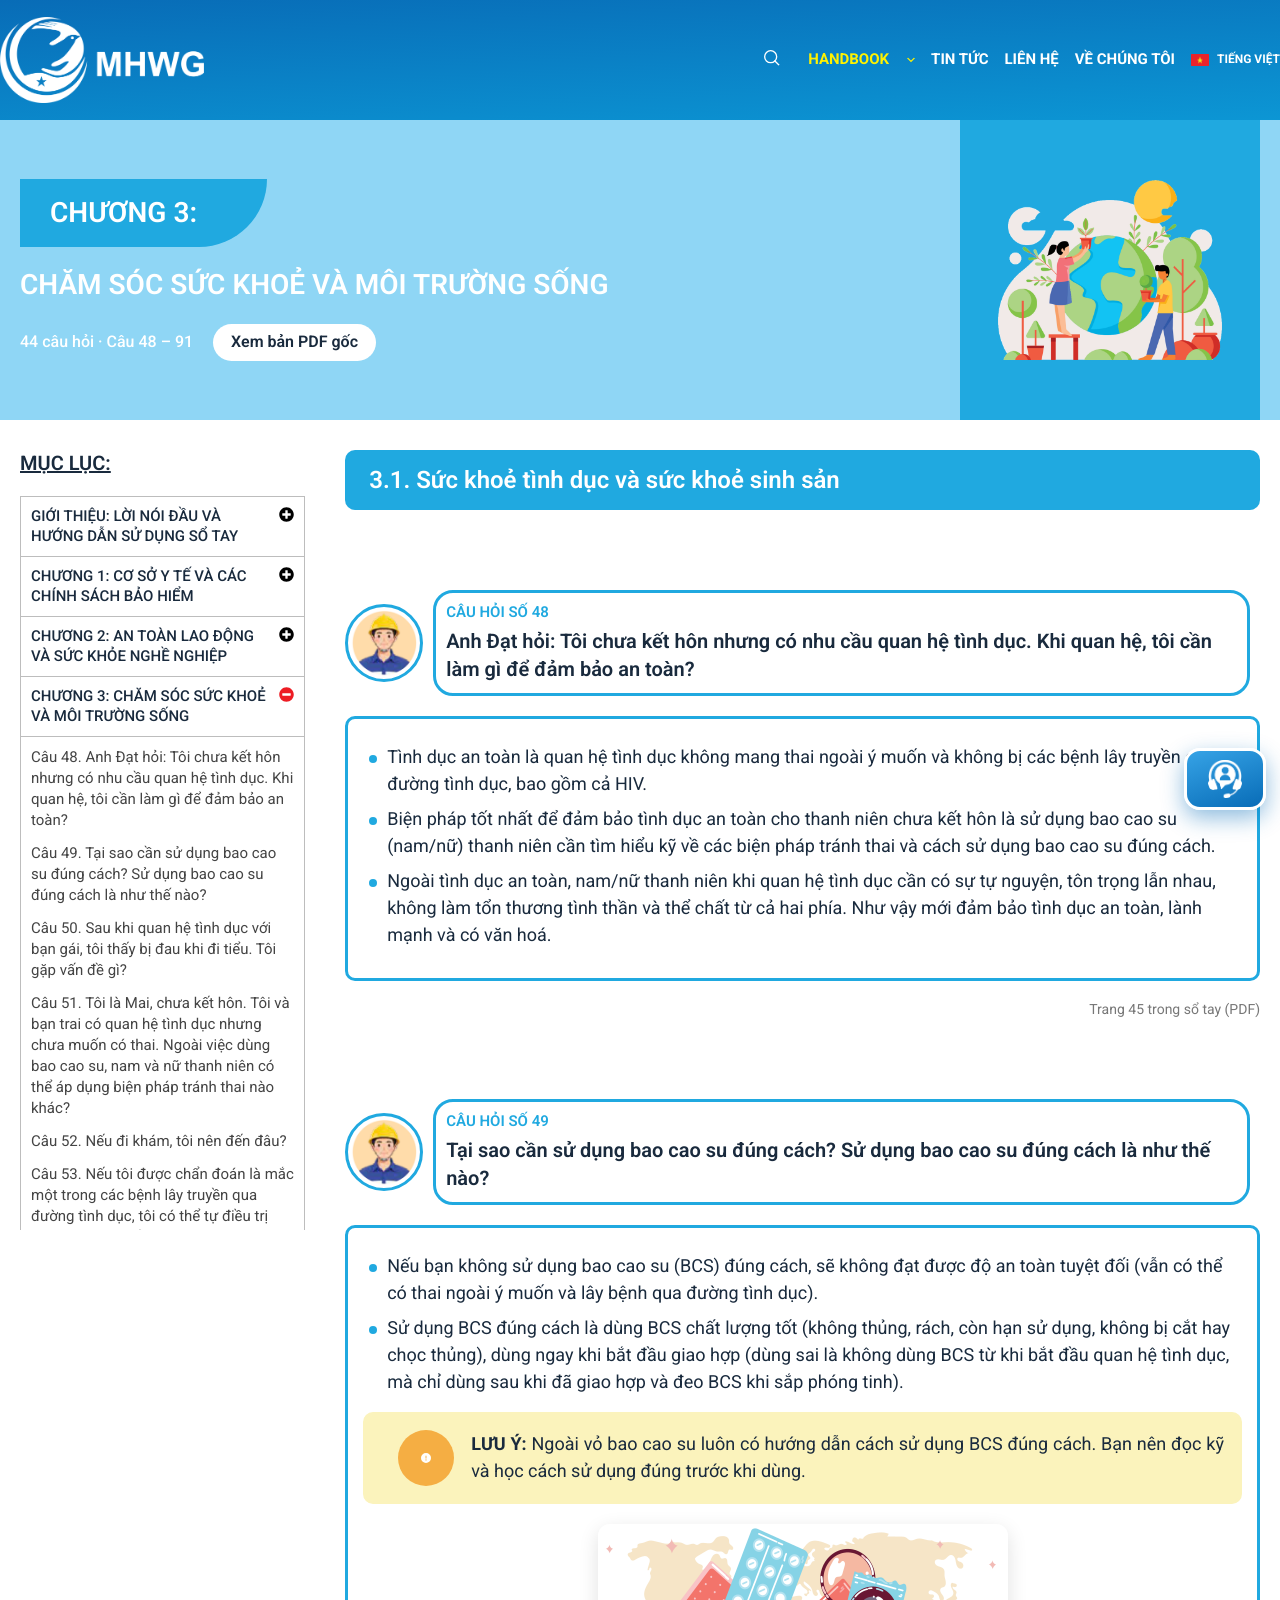
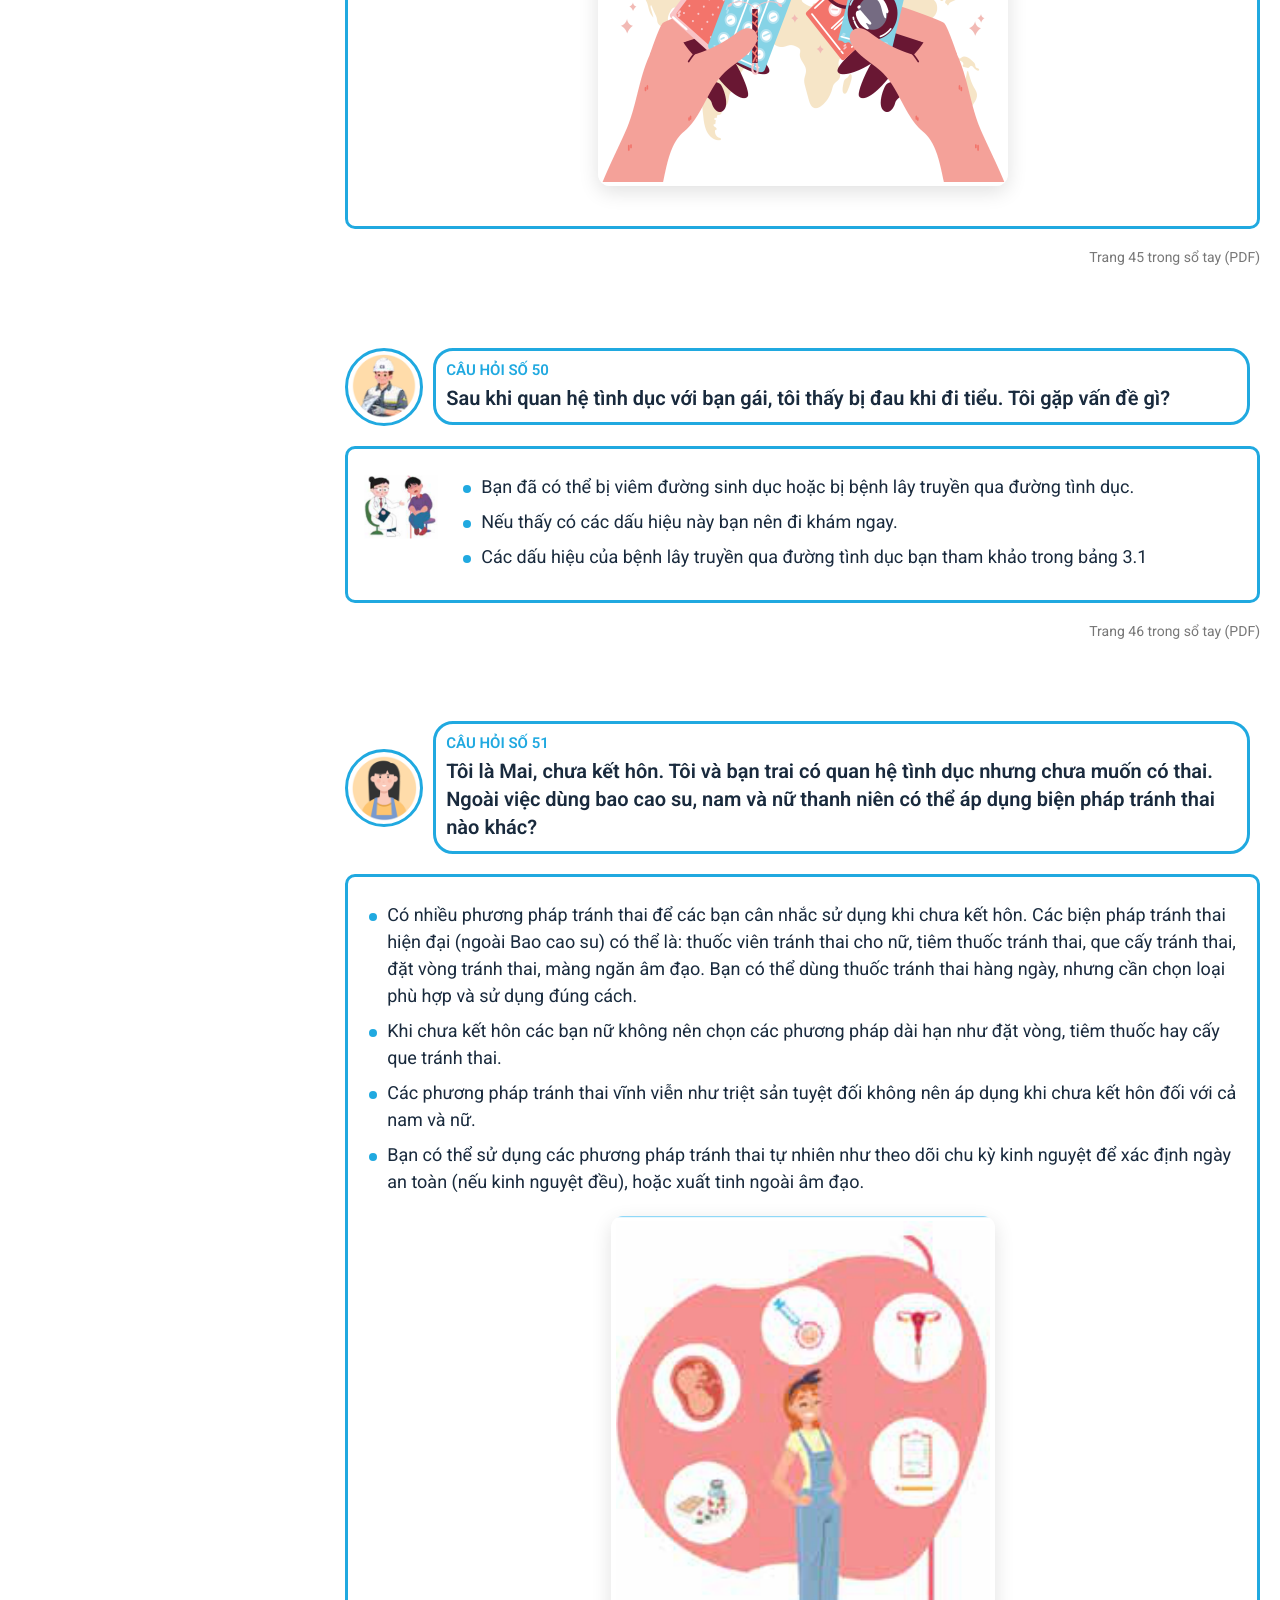
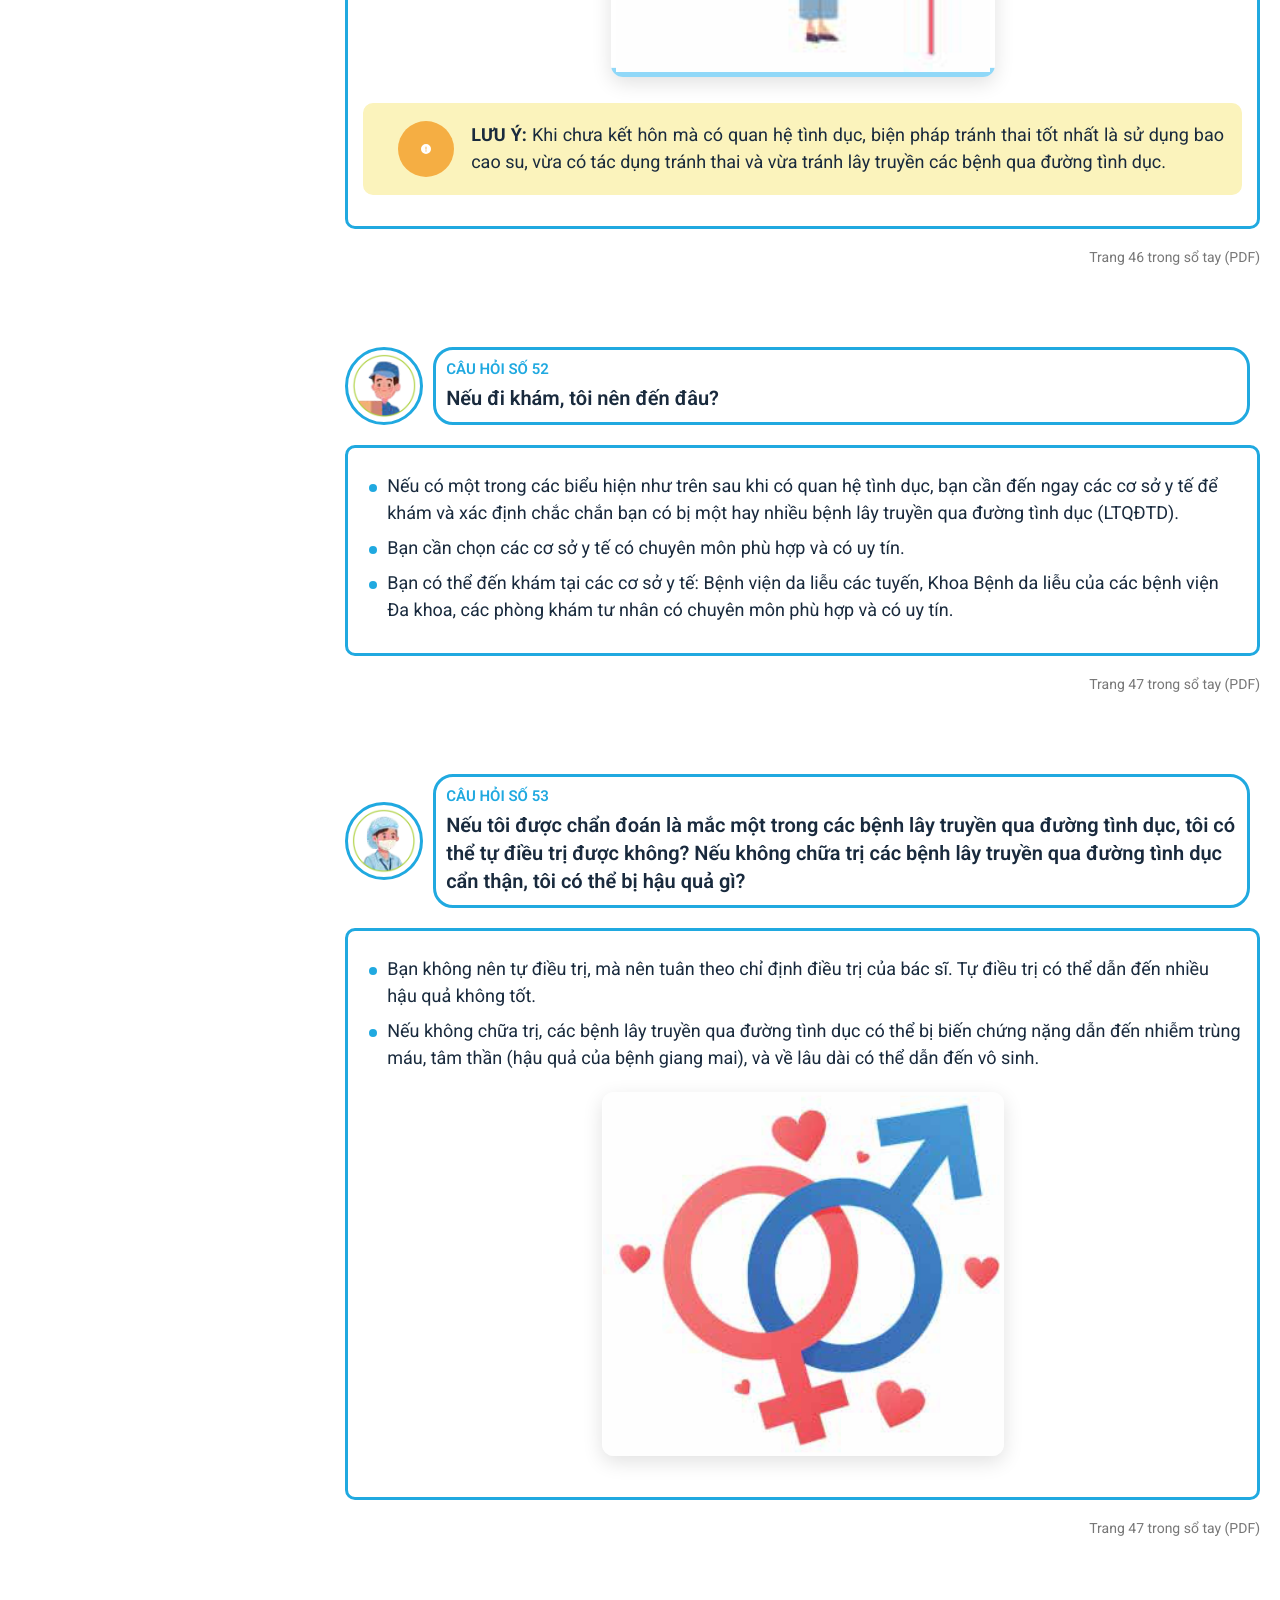
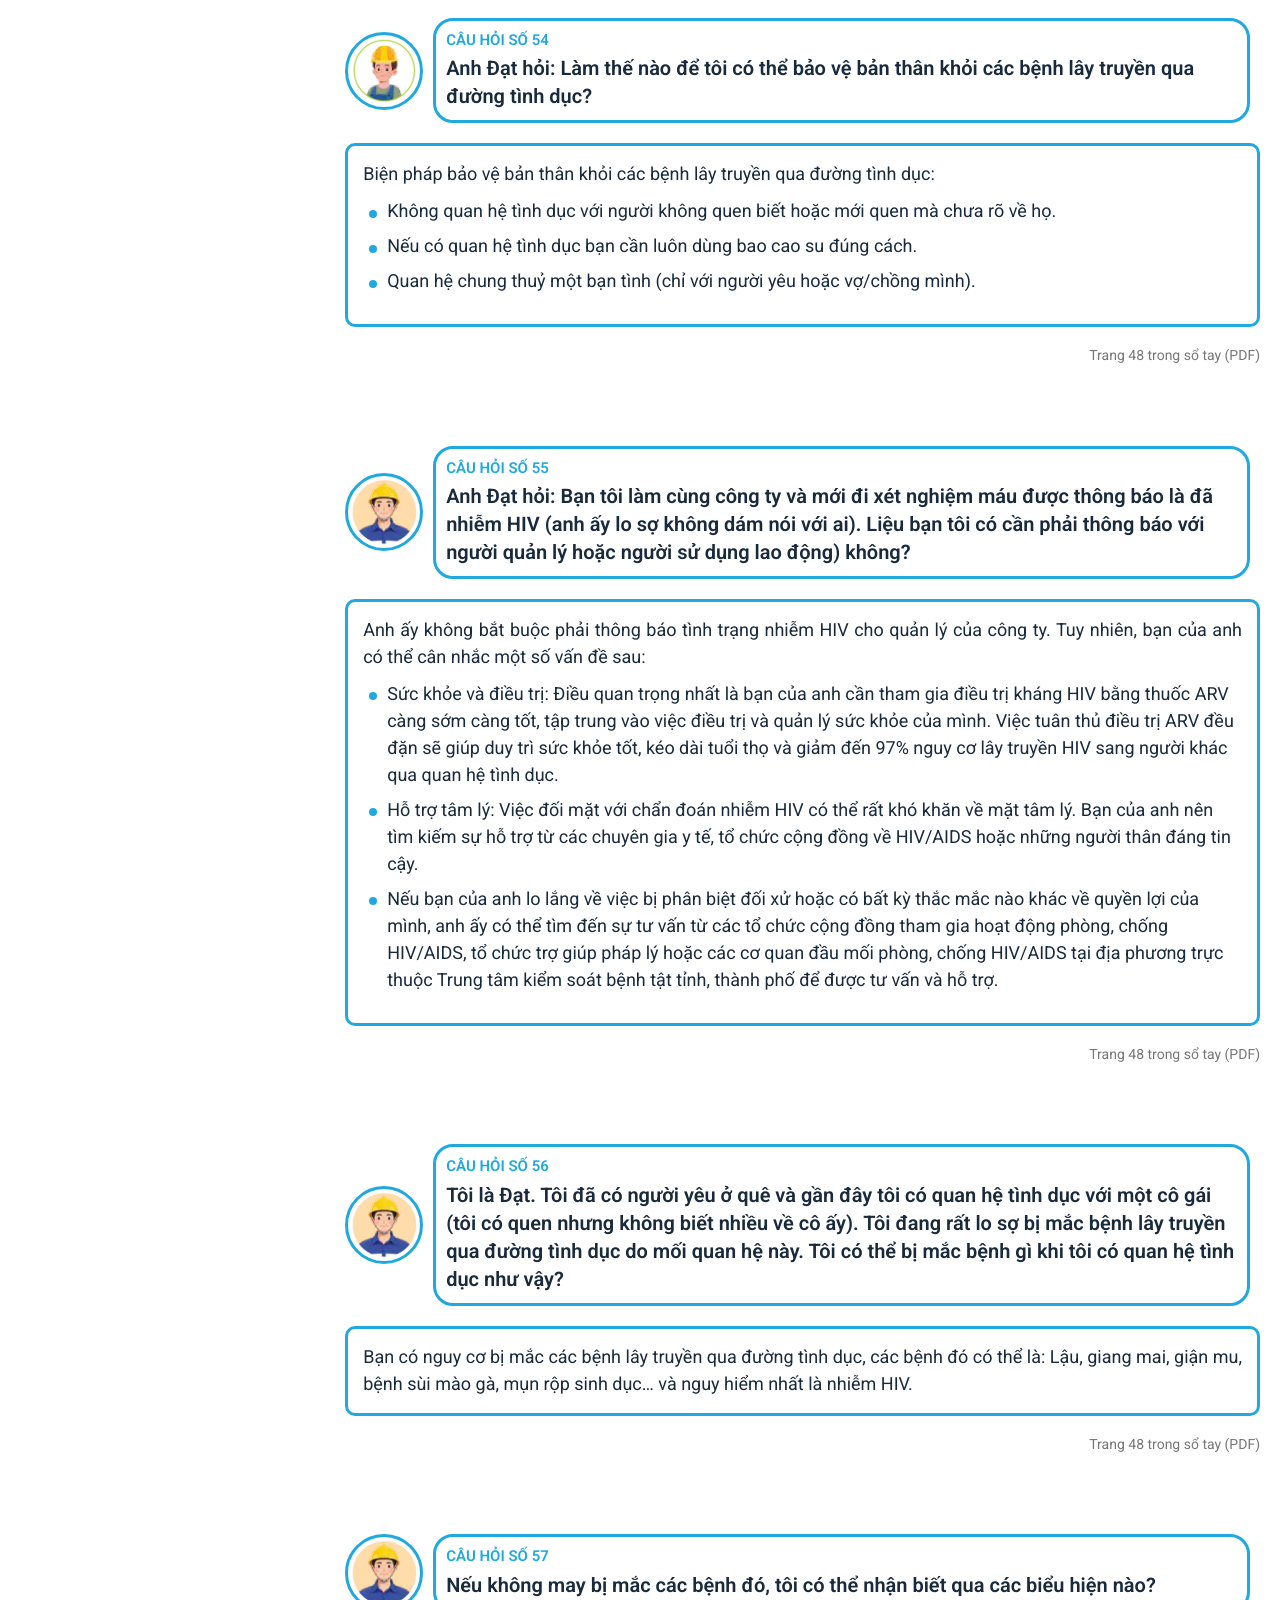
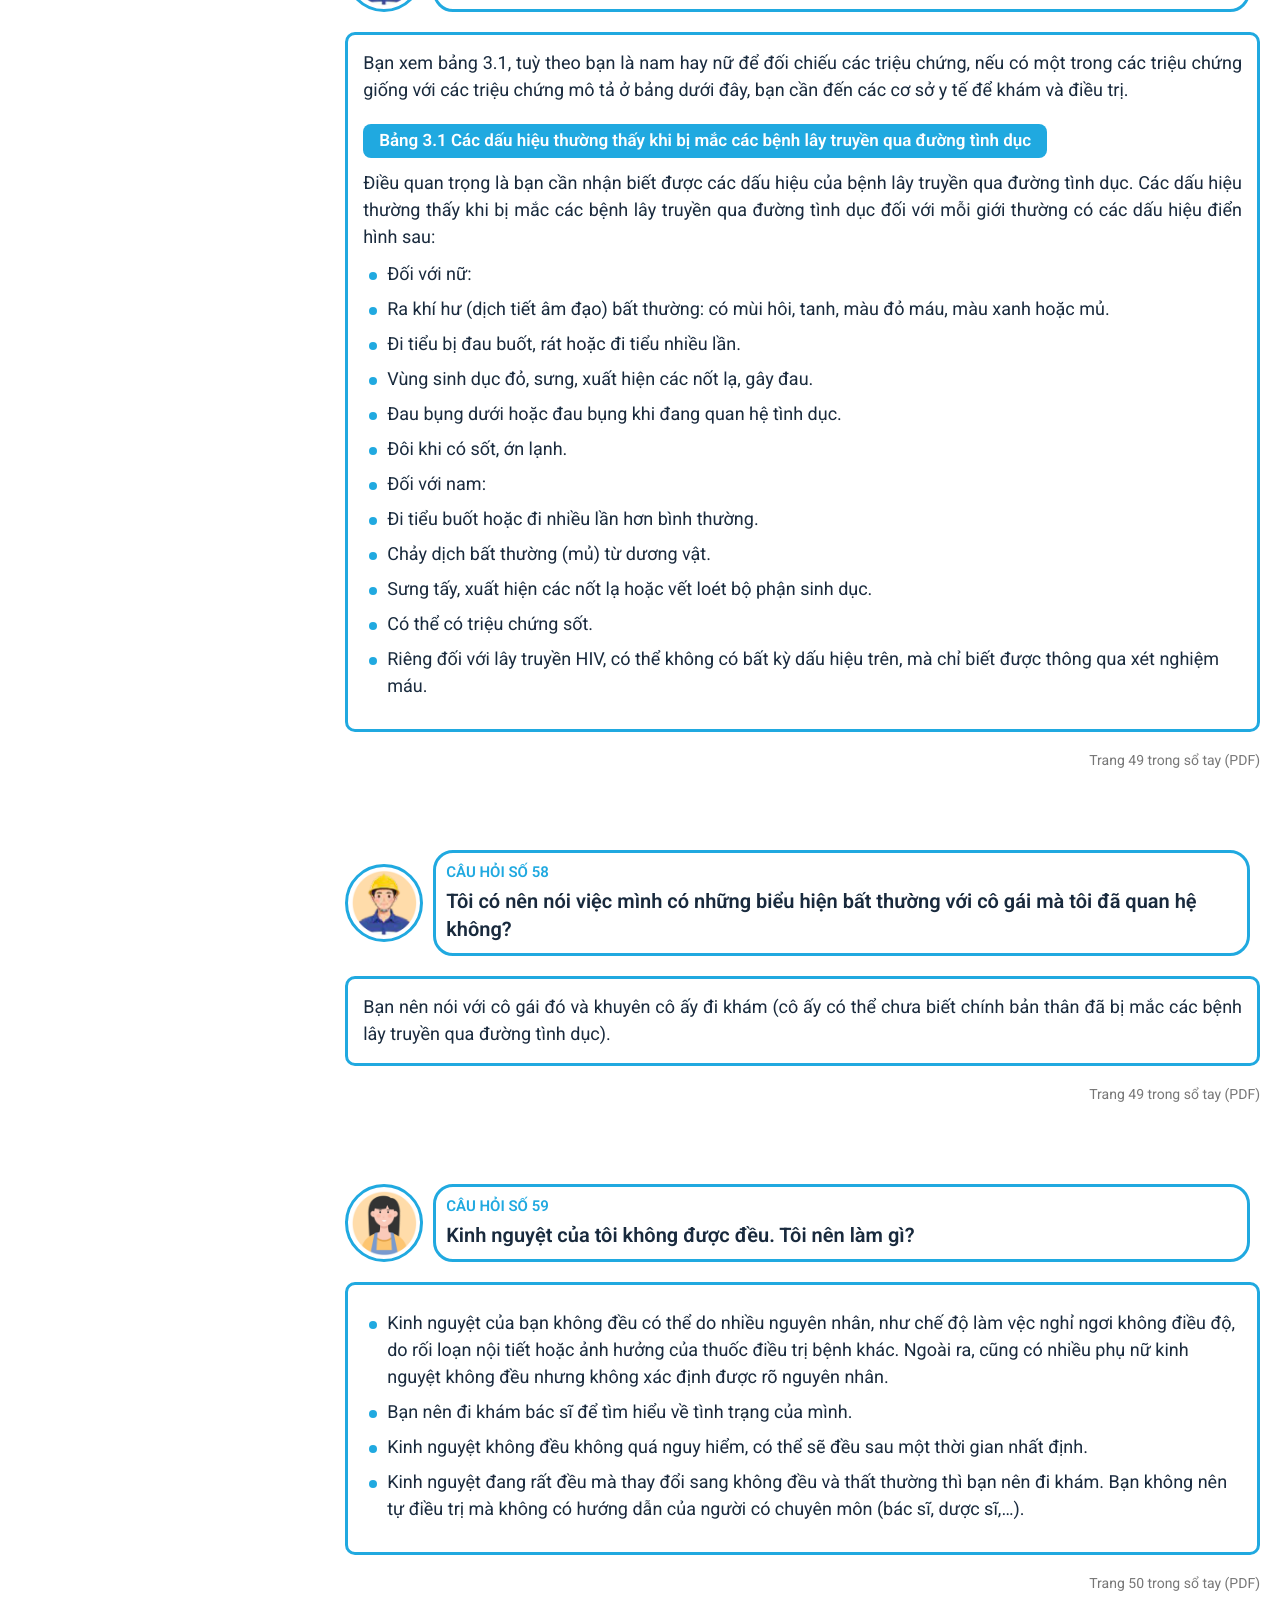
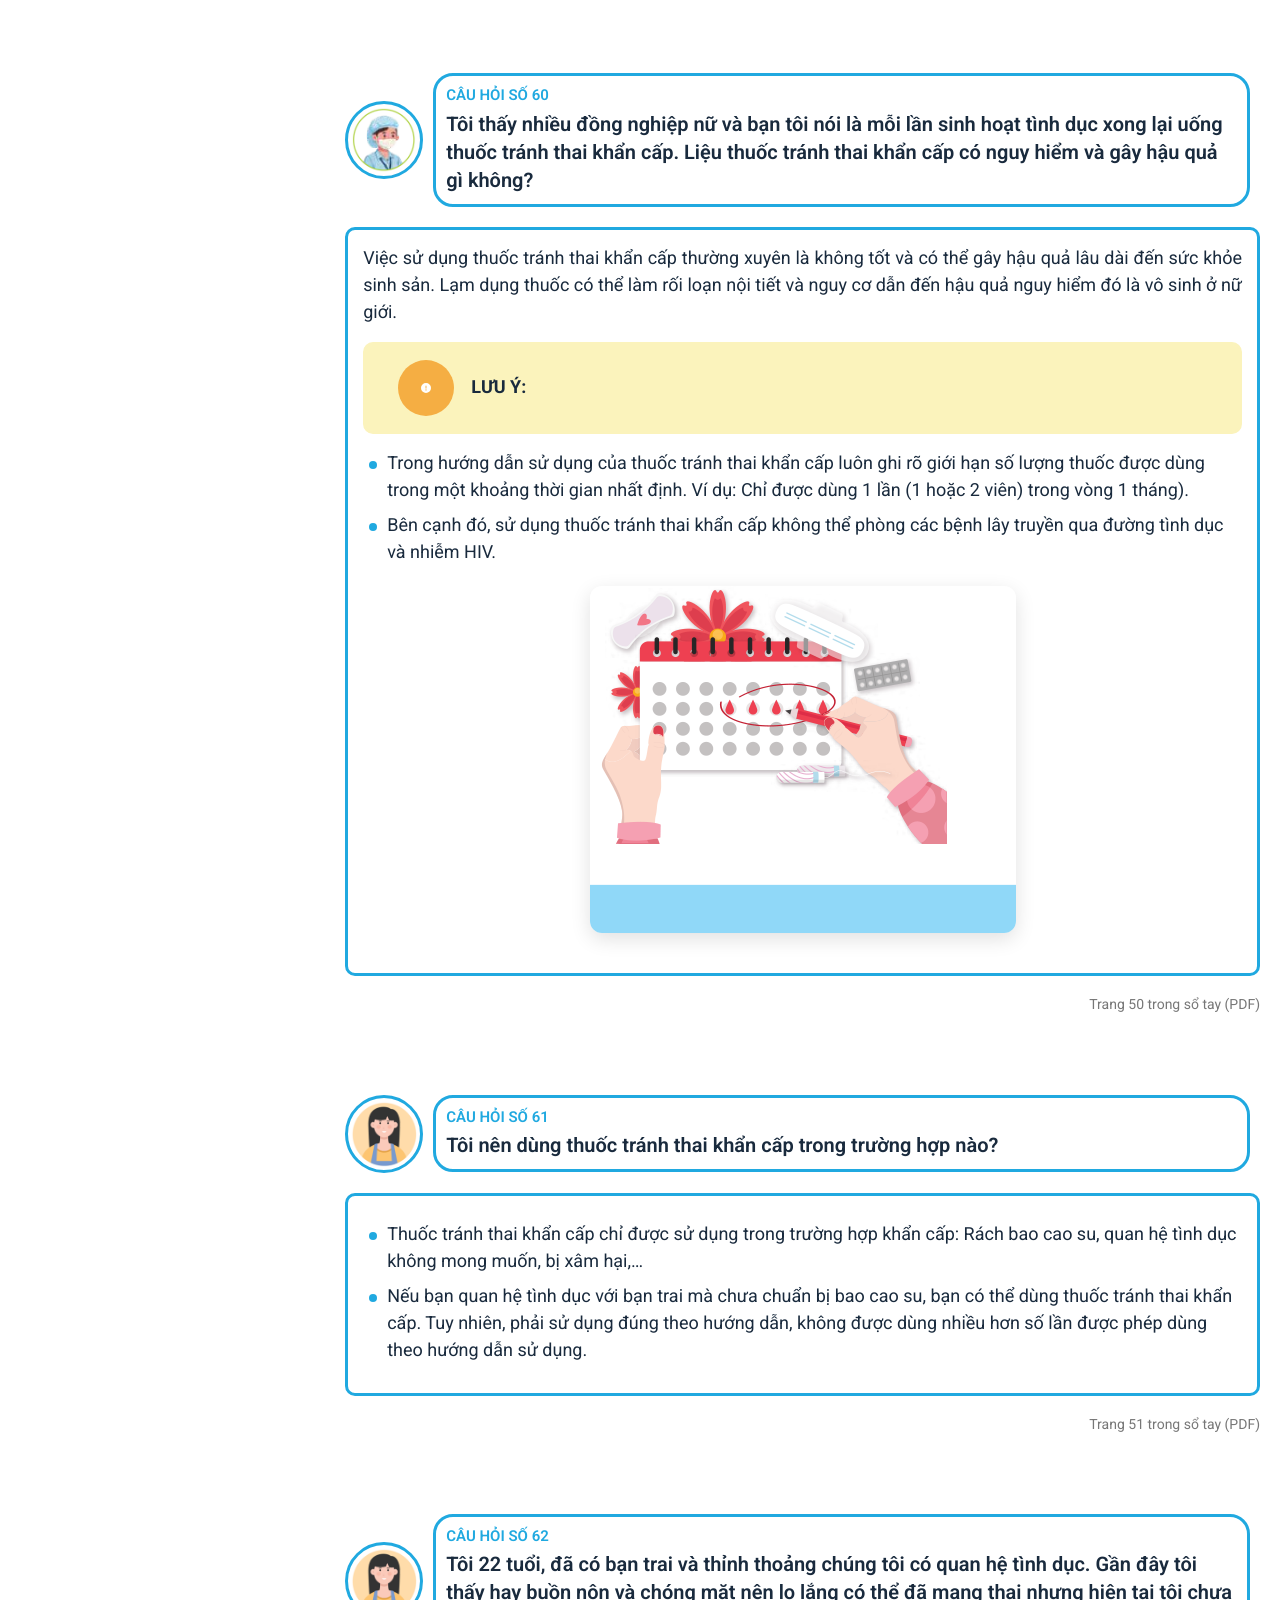
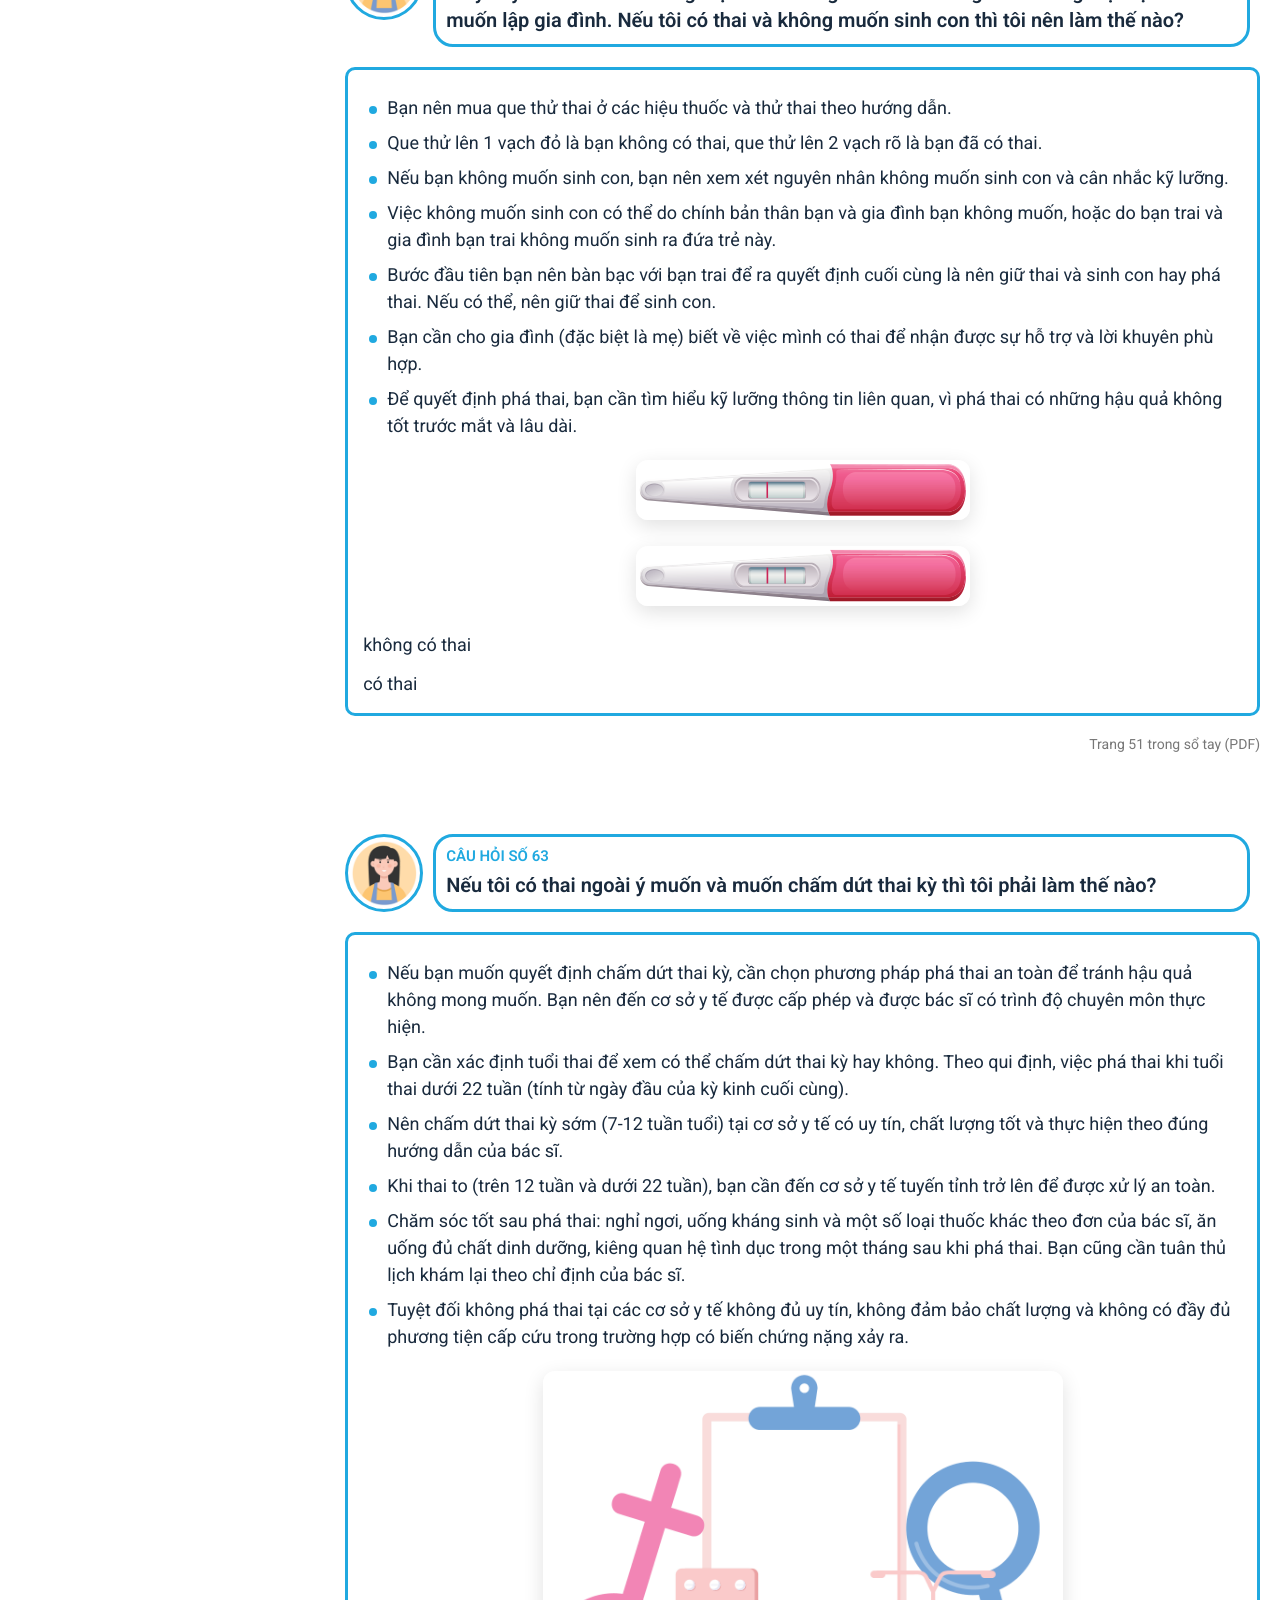
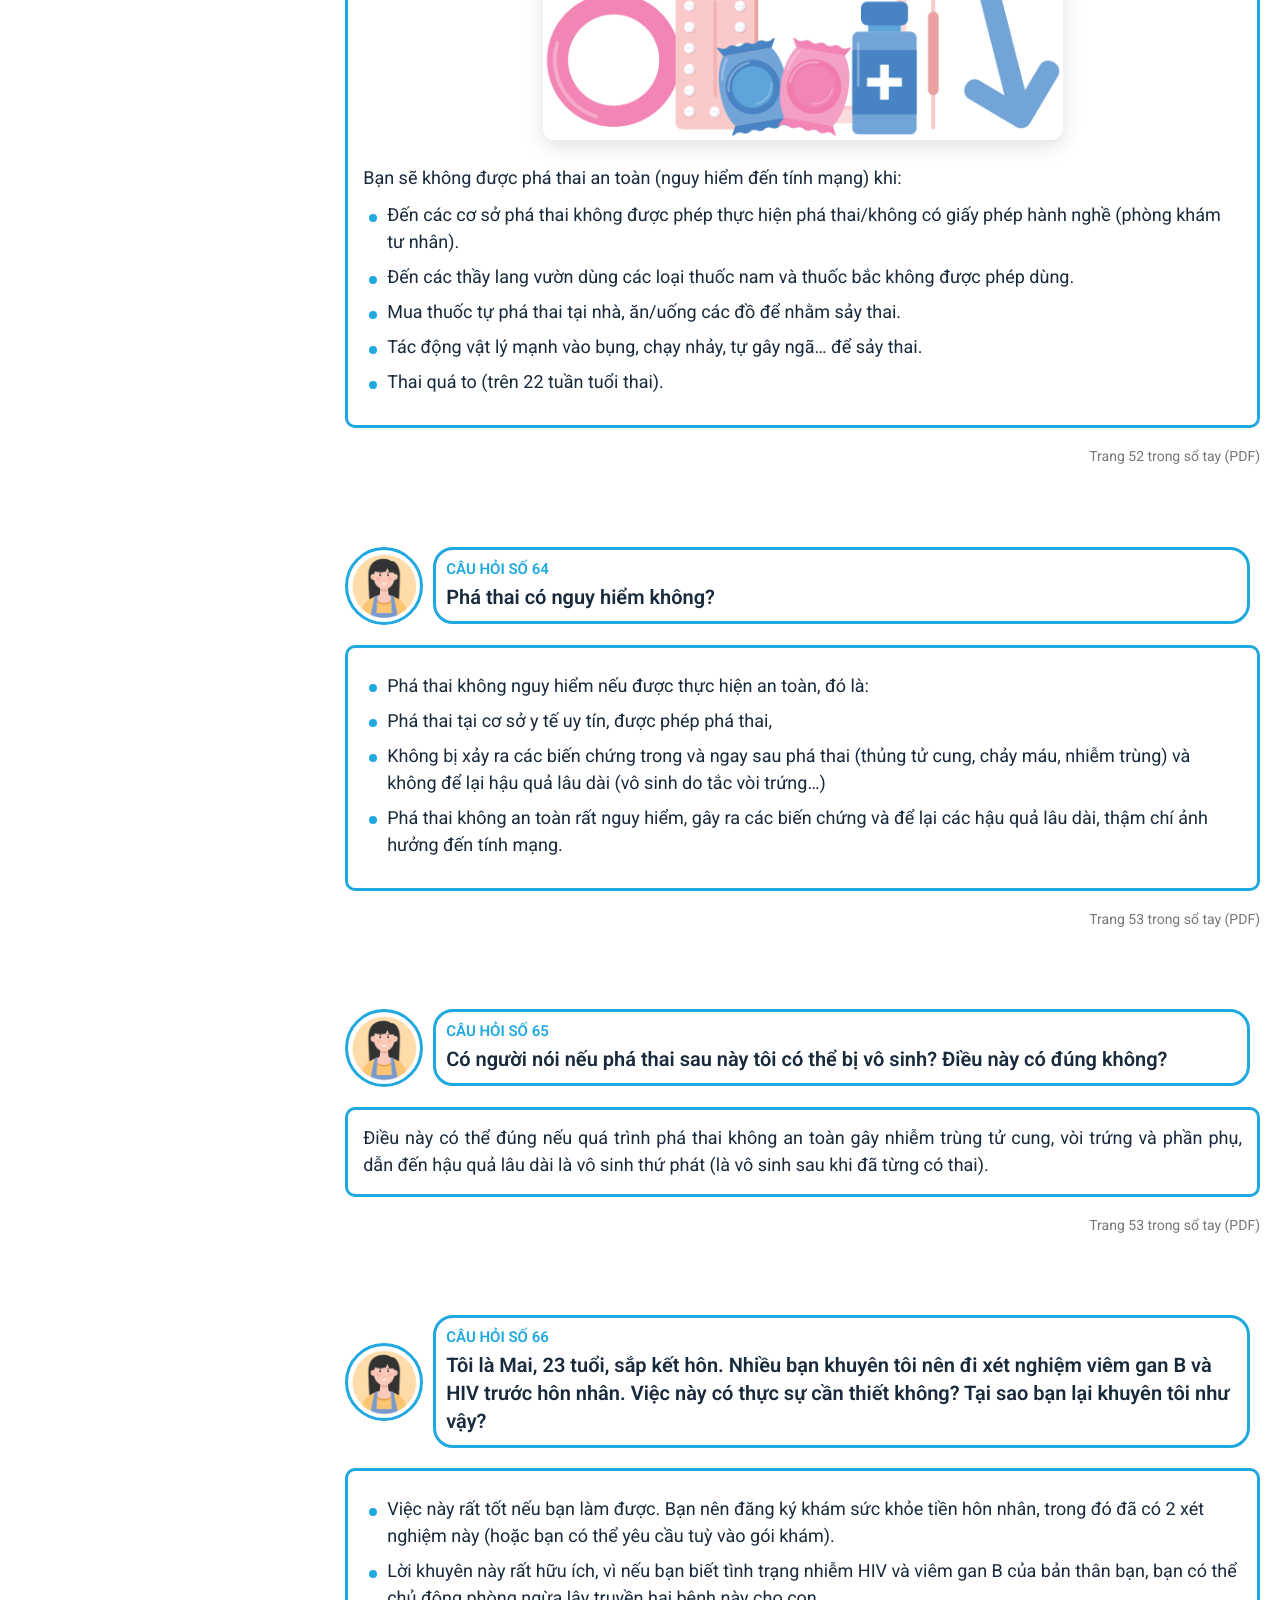
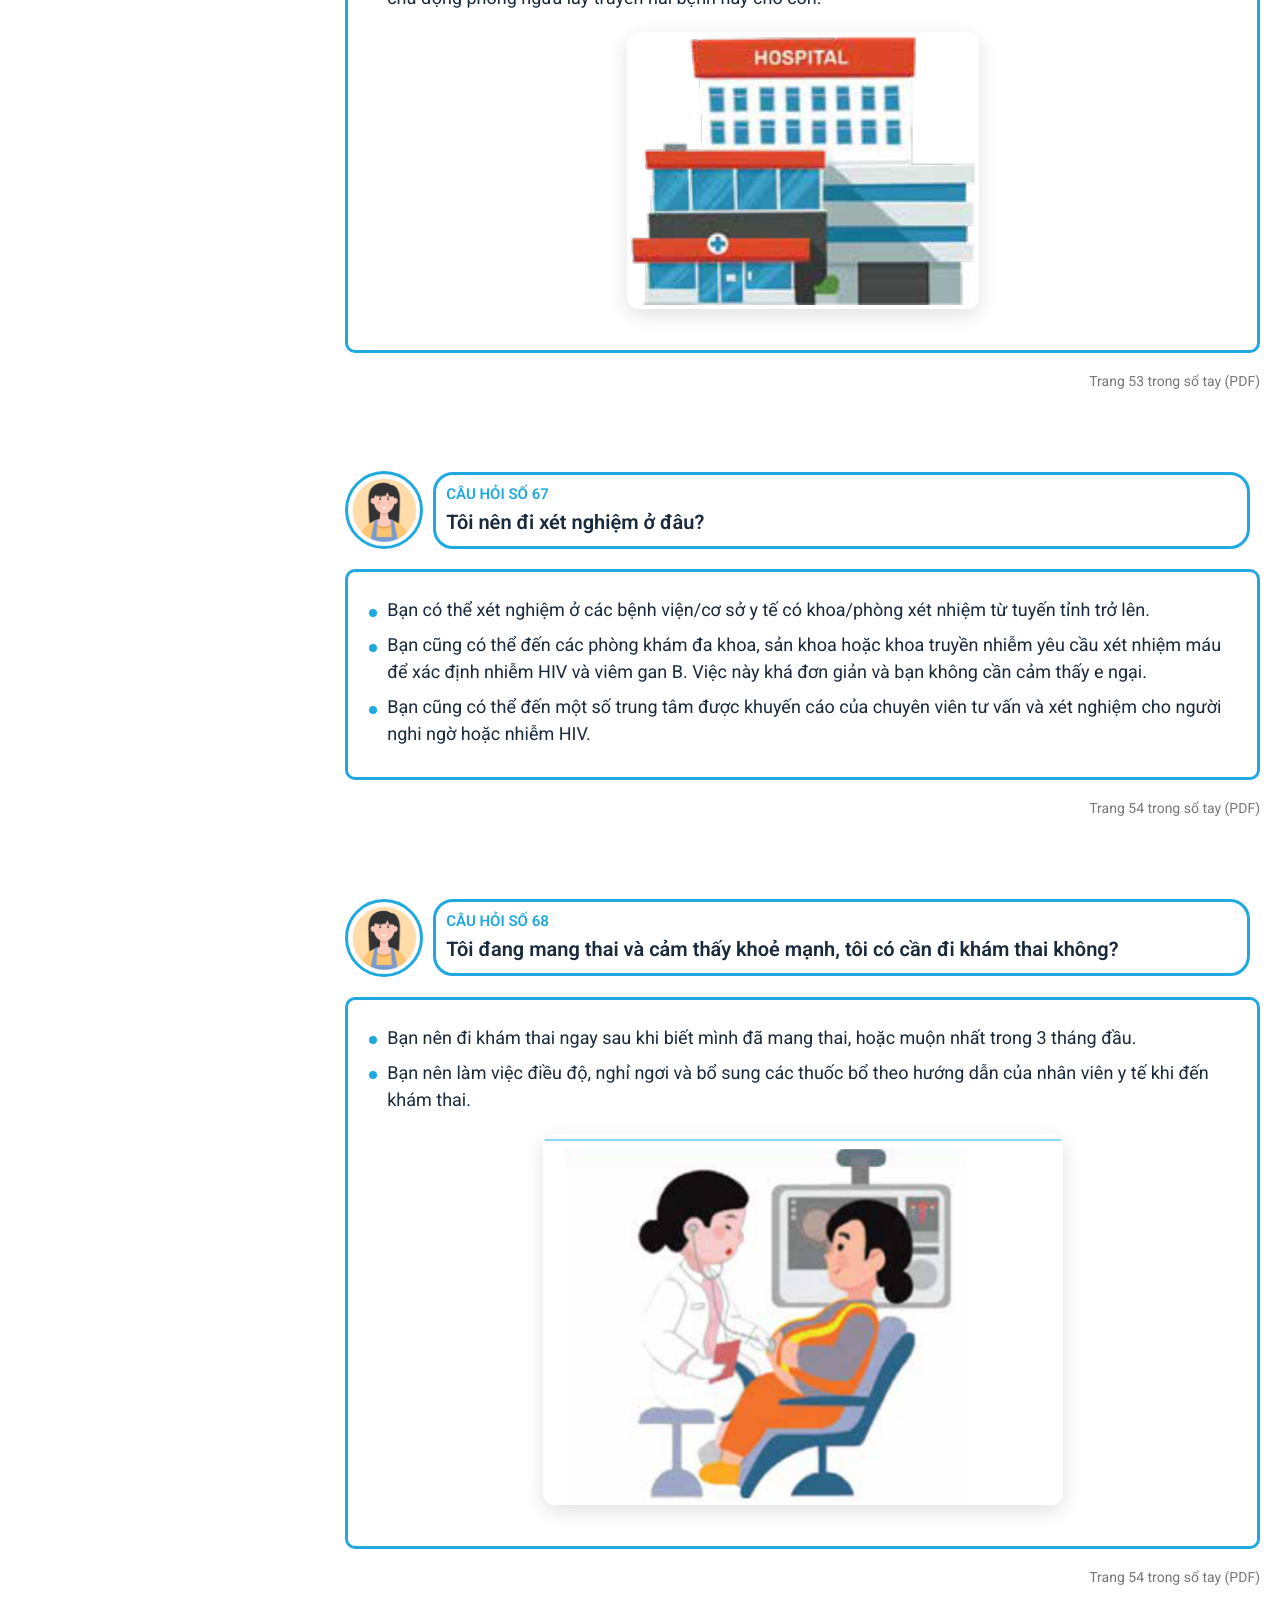
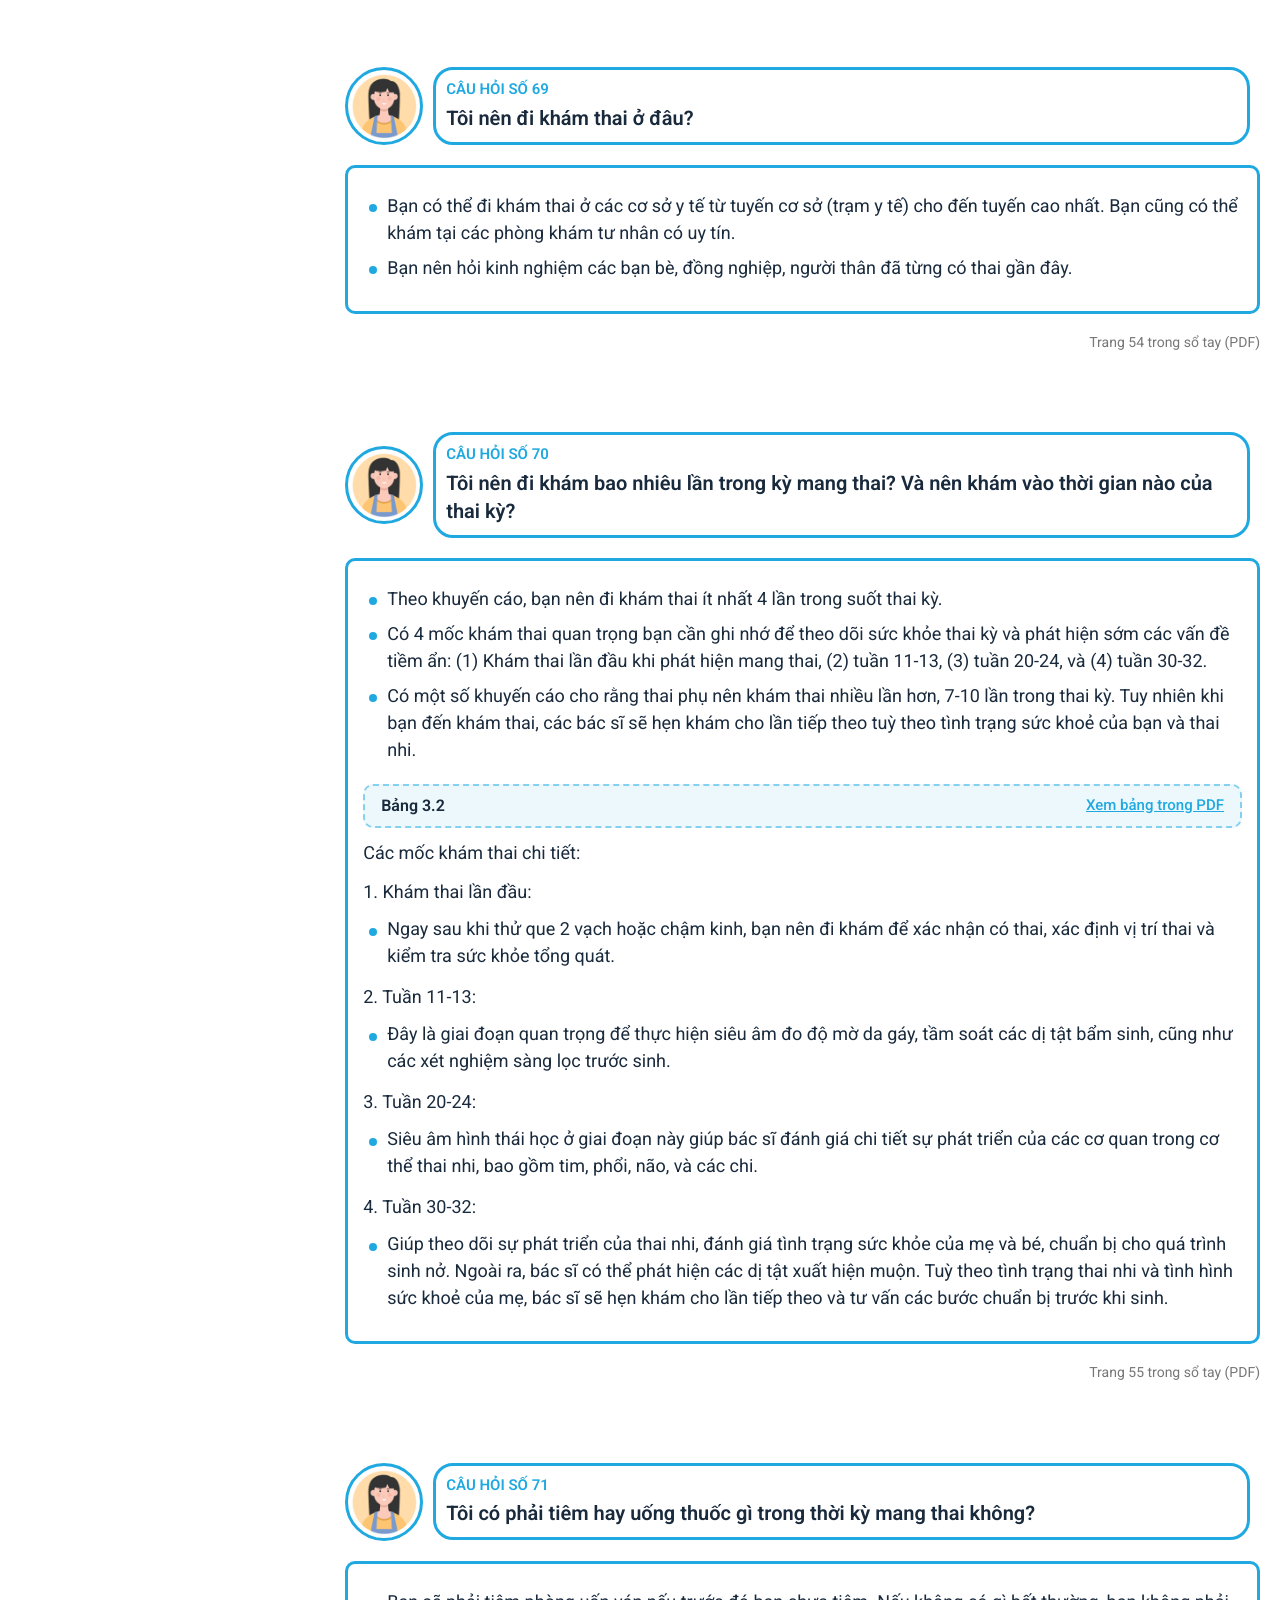
<file: chapter_3.html>
<!DOCTYPE html>
<html lang="vi">
    <head>
        <meta charset="UTF-8" />
        <meta http-equiv="X-UA-Compatible" content="IE=edge" />
        <meta name="viewport" content="width=device-width, initial-scale=1.0" />
        <meta name="description" content="Chương 3: Chăm sóc sức khoẻ và môi trường sống - Sổ tay sức khỏe cho người lao động di cư trong nước. Hỏi đáp 44 câu." />
        <!-- favicon -->
        <link rel="apple-touch-icon" sizes="57x57" href="./images/favicon/apple-icon-57x57.png" />
        <link rel="apple-touch-icon" sizes="60x60" href="./images/favicon/apple-icon-60x60.png" />
        <link rel="apple-touch-icon" sizes="72x72" href="./images/favicon/apple-icon-72x72.png" />
        <link rel="apple-touch-icon" sizes="76x76" href="./images/favicon/apple-icon-76x76.png" />
        <link rel="apple-touch-icon" sizes="114x114" href="./images/favicon/apple-icon-114x114.png" />
        <link rel="apple-touch-icon" sizes="120x120" href="./images/favicon/apple-icon-120x120.png" />
        <link rel="apple-touch-icon" sizes="144x144" href="./images/favicon/apple-icon-144x144.png" />
        <link rel="apple-touch-icon" sizes="152x152" href="./images/favicon/apple-icon-152x152.png" />
        <link rel="apple-touch-icon" sizes="180x180" href="./images/favicon/apple-icon-180x180.png" />
        <link rel="icon" type="image/png" sizes="192x192" href="./images/favicon/android-icon-192x192.png" />
        <link rel="icon" type="image/png" sizes="32x32" href="./images/favicon/favicon-32x32.png" />
        <link rel="icon" type="image/png" sizes="96x96" href="./images/favicon/favicon-96x96.png" />
        <link rel="icon" type="image/png" sizes="16x16" href="./images/favicon/favicon-16x16.png" />
        <meta name="msapplication-TileColor" content="#ffffff" />
        <meta name="msapplication-TileImage" content="./images/favicon/ms-icon-144x144.png" />
        <meta name="theme-color" content="#ffffff" />
        <!-- end favicon -->
        <title>Chương 3: Chăm sóc sức khoẻ và môi trường sống | Sổ tay sức khỏe cho người lao động di cư trong nước</title>
        <!-- font -->
        <link rel="preconnect" href="https://fonts.googleapis.com" />
        <link rel="preconnect" href="https://fonts.gstatic.com" crossorigin />
        <link href="https://fonts.googleapis.com/css2?family=Roboto:ital,wght@0,300;0,400;0,500;0,600;0,700;0,800;1,400&display=swap" rel="stylesheet" />
        <!-- end font -->
        <link rel="stylesheet" href="./css/style.css" />
    </head>

    <body>
        <!-- header -->
        <header id="header" class="header relative js__stickyHeader">
            <!-- pc -->
            <div class="header-container w-1290">
                <div class="header-top d-3xl-flex items-center justify-between">
                    <!-- logo -->
                    <div class="header-logo flex-0">
                        <a href="./index.html" class="header-logo__link"><img src="./images/logo-trang-1.png" alt="MHWG" class="header-logo__img"></a>
                    </div>
                    <!-- logo -->
                    <div class="header-right flex-1 d-3xl-flex items-center gap-24">
                        <!-- search -->
                        <div class="header-search js__searchContainer">
                            <div class="header-search__icon js__searchIcon">
                                <img src="./images/svg/search.svg" alt="Tìm kiếm">
                            </div>
                            <div class="header-search__wrapper js__searchContent">
                                <div class="header-search__close js__closeSearch">
                                    <img src="./images/svg/close-w.svg" alt="Đóng">
                                </div>
                                <div class="header-search__form">
                                    <form action="./tim_kiem.html" method="get" class="relative">
                                        <input type="text" name="s" class="search-input w-full h-full js__searchInput" placeholder="Tìm kiếm câu hỏi..." autocomplete="off">
                                        <button type="submit" class="search-btn" aria-label="Tìm kiếm">
                                            <svg class="ct-icon" aria-hidden="true" width="15" height="15" viewBox="0 0 15 15"><path d="M14.8,13.7L12,11c0.9-1.2,1.5-2.6,1.5-4.2c0-3.7-3-6.8-6.8-6.8S0,3,0,6.8s3,6.8,6.8,6.8c1.6,0,3.1-0.6,4.2-1.5l2.8,2.8c0.1,0.1,0.3,0.2,0.5,0.2s0.4-0.1,0.5-0.2C15.1,14.5,15.1,14,14.8,13.7z M1.5,6.8c0-2.9,2.4-5.2,5.2-5.2S12,3.9,12,6.8S9.6,12,6.8,12S1.5,9.6,1.5,6.8z" fill="currentColor"></path></svg>
                                        </button>
                                    </form>
                                </div>
                            </div>
                        </div>
                        <!-- end search -->
                        <!-- navbar -->
                        <ul class="navbar d-3xl-flex items-center gap-24">
                            <!-- item -->
                            <li class="navbar-item active">
                                <div class="navbar-item__top d-3xl-flex items-center gap-10">
                                    <a href="./index.html" class="navbar-item__link">Handbook</a>
                                    <div class="navbar-item__icon">
                                        <svg class="ct-icon" width="8" height="8" viewBox="0 0 15 15"><path d="M2.1,3.2l5.4,5.4l5.4-5.4L15,4.3l-7.5,7.5L0,4.3L2.1,3.2z" fill="currentColor"></path></svg>
                                    </div>
                                </div>
                                <div class="navbar-dropdown-wrapper">
                                    <ul class="navbar-dropdown">
                                        <li class="navbar-dropdown__item fs-15">
                                            <a href="./gioi_thieu.html" class="navbar-dropdown__link">Giới thiệu: Lời nói đầu và hướng dẫn sử dụng sổ tay</a>
                                        </li>
                                        <li class="navbar-dropdown__item fs-15">
                                            <a href="./chapter_1.html" class="navbar-dropdown__link">Chương 1: Cơ sở y tế và các chính sách bảo hiểm</a>
                                        </li>
                                        <li class="navbar-dropdown__item fs-15">
                                            <a href="./chapter_2.html" class="navbar-dropdown__link">Chương 2: An toàn lao động và sức khỏe nghề nghiệp</a>
                                        </li>
                                        <li class="navbar-dropdown__item fs-15">
                                            <a href="./chapter_3.html" class="navbar-dropdown__link">Chương 3: Chăm sóc sức khoẻ và môi trường sống</a>
                                        </li>
                                        <li class="navbar-dropdown__item fs-15">
                                            <a href="./chapter_4.html" class="navbar-dropdown__link">Chương 4: Phòng ngừa bệnh tật</a>
                                        </li>
                                        <li class="navbar-dropdown__item fs-15">
                                            <a href="./thong_tin_bo_sung.html" class="navbar-dropdown__link">Thông tin bổ sung: Đường dây nóng và cơ sở y tế</a>
                                        </li>
                                    </ul>
                                </div>
                            </li>
                            <!-- end item -->
                            <!-- item -->
                            <li class="navbar-item">
                                <div class="navbar-item__top d-3xl-flex items-center gap-10">
                                    <a href="https://mhwg.org.vn/" class="navbar-item__link" target="_blank" rel="noopener">Tin tức</a>
                                </div>
                            </li>
                            <!-- end item -->
                            <!-- item -->
                            <li class="navbar-item">
                                <div class="navbar-item__top d-3xl-flex items-center gap-10">
                                    <a href="https://mhwg.org.vn/vi/lien-he/" class="navbar-item__link" target="_blank" rel="noopener">Liên hệ</a>
                                </div>
                            </li>
                            <!-- end item -->
                            <!-- item -->
                            <li class="navbar-item">
                                <div class="navbar-item__top d-3xl-flex items-center gap-10">
                                    <a href="./gioi_thieu.html" class="navbar-item__link">Về chúng tôi</a>
                                </div>
                            </li>
                            <!-- end item -->
                            <!-- item -->
                            <li class="navbar-item navbar-item-languageWrapper">
                                <div class="navbar-item__top d-3xl-flex items-center gap-10">
                                    <a href="./index.html" class="navbar-item__link navbar-item__language">
                                        <div class="navbar-item__flag-icon">
                                            <img src="./images/flag-vi.png" alt="">
                                        </div>
                                        <span class="navbar-item__text">Tiếng việt</span>
                                    </a>
                                </div>
                            </li>
                            <!-- end item -->
                        </ul>
                        <!-- end navbar -->

                        <!-- menu mobile -->
                        <div class="sub-menu d-3xl-none d-lg-block">
                            <!-- icon bar -->
                            <div class="icon-bar js__clickShowMenuMb px-15 py-10">
                                <img src="./images/svg/bar-w.svg" alt="Menu">
                            </div>
                            <!-- end icon bar -->
                            <!-- content -->
                            <div class="sub-menu__content">
                                <!-- close -->
                                <div class="sub-menu__close js__closeSubMenu h-56 p-4 mb-8 d-3xl-flex items-center text-white">
                                    <img src="./images/svg/close-w.svg" alt="Đóng">
                                </div>
                                <!-- end close -->

                                <div class="sub-menu__container">
                                    <!-- list -->
                                    <div class="sub-menu__list">
                                        <!-- item -->
                                        <div class="sub-menu__item">
                                            <!-- heading -->
                                            <div class="heading-sub js__dropDown d-3xl-flex items-center justify-between px-16 py-8 text-white">
                                                <a href="./index.html" class="heading-sub__title fs-16 fw-500">Handbook</a>
                                                <div class="heading-sub__arrow">
                                                    <img src="./images/svg/arrow-down-w.svg" alt="">
                                                </div>
                                            </div>
                                            <!-- end heading -->
                                            <!-- sub menu list -->
                                            <ul class="list-sub js__listSubMenu">
                                                <li class="item-sub">
                                                    <a href="./gioi_thieu.html" class="item-sub__link fs-16">Giới thiệu: Lời nói đầu và hướng dẫn sử dụng sổ tay</a>
                                                </li>
                                                <li class="item-sub">
                                                    <a href="./chapter_1.html" class="item-sub__link fs-16">Chương 1: Cơ sở y tế và các chính sách bảo hiểm</a>
                                                </li>
                                                <li class="item-sub">
                                                    <a href="./chapter_2.html" class="item-sub__link fs-16">Chương 2: An toàn lao động và sức khỏe nghề nghiệp</a>
                                                </li>
                                                <li class="item-sub">
                                                    <a href="./chapter_3.html" class="item-sub__link fs-16">Chương 3: Chăm sóc sức khoẻ và môi trường sống</a>
                                                </li>
                                                <li class="item-sub">
                                                    <a href="./chapter_4.html" class="item-sub__link fs-16">Chương 4: Phòng ngừa bệnh tật</a>
                                                </li>
                                                <li class="item-sub">
                                                    <a href="./thong_tin_bo_sung.html" class="item-sub__link fs-16">Thông tin bổ sung: Đường dây nóng và cơ sở y tế</a>
                                                </li>
                                            </ul>
                                            <!-- end sub menu list -->
                                        </div>
                                        <!-- end item -->
                                        <!-- item -->
                                        <div class="sub-menu__item">
                                            <div class="heading-sub d-3xl-flex items-center justify-between px-16 py-8 text-white">
                                                <a href="https://mhwg.org.vn/" class="heading-sub__title fs-16 fw-500" target="_blank" rel="noopener">Tin tức</a>
                                            </div>
                                        </div>
                                        <!-- end item -->
                                        <!-- item -->
                                        <div class="sub-menu__item">
                                            <div class="heading-sub d-3xl-flex items-center justify-between px-16 py-8 text-white">
                                                <a href="https://mhwg.org.vn/vi/lien-he/" class="heading-sub__title fs-16 fw-500" target="_blank" rel="noopener">Liên hệ</a>
                                            </div>
                                        </div>
                                        <!-- end item -->
                                        <!-- item -->
                                        <div class="sub-menu__item">
                                            <div class="heading-sub d-3xl-flex items-center justify-between px-16 py-8 text-white">
                                                <a href="./gioi_thieu.html" class="heading-sub__title fs-16 fw-500">Về chúng tôi</a>
                                            </div>
                                        </div>
                                        <!-- end item -->
                                    </div>
                                    <!-- end list -->
                                </div>
                            </div>
                            <!-- end content -->
                            <div class="overlay js__overlay"></div>
                        </div>
                        <!-- end menu mobile -->
                    </div>
                </div>
            </div>
            <!-- end pc -->
        </header>
        <!-- end header -->
        <!-- main -->
        <main id="main" class="main">

            <!-- chapter primary -->
            <section class="chapter-primary chapter-primary--3 relative z-20 over-hidden w-wrapper">
                <div class="chapter-primary__container w-1290 d-3xl-flex items-center justify-between">
                    <!-- content -->
                    <div class="chapter-primary__content flex-1">
                        <h1 class="chapter-primary__heading text-white fw-600 uppercase"><span class="chapter-primary__heading-inner">Chương 3:</span></h1>
                        <h2 class="chapter-primary__title text-white fw-600 uppercase">Chăm sóc sức khoẻ và môi trường sống</h2>
                        <div class="chapter-primary__meta"><span>44 câu hỏi · Câu 48 – 91</span><a href="./document/so-tay-suc-khoe-nguoi-lao-dong-di-cu.pdf#page=24" target="_blank" rel="noopener">Xem bản PDF gốc</a></div>
                    </div>
                    <!-- end content -->
                    <!-- img -->
                    <div class="chapter-primary__img flex-0">
                        <img src="./images/chuong-3-1.png" width="720" height="580" alt="">
                    </div>
                    <!-- end img -->
                </div>
            </section>
            <!-- end chapter primary -->

            <!-- chapter secondary -->
            <section class="chapter-secondary relative z-20 w-wrapper">
                <div class="chapter-secondary__container w-1290 d-3xl-flex">
                    <!-- left -->
                    <div class="chapter-secondary__left flex-0 text-gray-192">
                        <!-- mb -->
                        <div class="chapter-secondary__menuFix d-3xl-none d-lg-block js__openTableOfContent">
                            <a href="#" class="chapter-secondary__menuFixLink">
                                <div class="chapter-secondary__menuFixIcon">
                                    <img src="./images/svg/bar-w.svg" alt="">
                                </div>
                                <span class="chapter-secondary__menuFixText">Mục lục</span>
                            </a>
                        </div>
                        <!-- end mb -->
                        <!-- pc -->
                        <div class="chapter-secondary__tableOfContent js__tableOfContentBox">
                            <div class="tableOfContent-close js__closeTableOfContent">&times;</div>
                            <h2 class="tableOfContent-headingParent fw-600 fs-20 uppercase">Mục lục:</h2>
                            <ul class="tableOfContent-content">
                                <!-- item -->
                                <li class="tableOfContent-item js__tableOfContentItem">
                                    <div class="tableOfContent-heading js__tableOfContentHeading">
                                        <h3 class="tableOfContent-title">Giới thiệu: Lời nói đầu và hướng dẫn sử dụng sổ tay</h3>
                                        <div class="tableOfContent-icon">
                                            <img src="./images/svg/plus_2.svg" alt="" class="plus">
                                            <img src="./images/svg/minus_2.svg" alt="" class="minus">
                                        </div>
                                    </div>
                                    <ul class="tableOfContent-dropdown js__tableOfContentDropdown">
                                        <li class="tableOfContent-dropdown__item">
                                            <a href="./gioi_thieu.html#gioi-thieu__1" class="tableOfContent-dropdown__link">Lời nói đầu</a>
                                        </li>
                                        <li class="tableOfContent-dropdown__item">
                                            <a href="./gioi_thieu.html#gioi-thieu__2" class="tableOfContent-dropdown__link">Lời cảm ơn</a>
                                        </li>
                                        <li class="tableOfContent-dropdown__item">
                                            <a href="./gioi_thieu.html#gioi-thieu__3" class="tableOfContent-dropdown__link">Hướng dẫn sử dụng sổ tay</a>
                                        </li>
                                        <li class="tableOfContent-dropdown__item">
                                            <a href="./gioi_thieu.html#gioi-thieu__4" class="tableOfContent-dropdown__link">Giới thiệu nhân vật</a>
                                        </li>
                                        <li class="tableOfContent-dropdown__item">
                                            <a href="./gioi_thieu.html#gioi-thieu__5" class="tableOfContent-dropdown__link">Dấu hiệu nhận biết bị lao động cưỡng bức</a>
                                        </li>
                                    </ul>
                                </li>
                                <!-- end item -->
                                <!-- item -->
                                <li class="tableOfContent-item js__tableOfContentItem">
                                    <div class="tableOfContent-heading js__tableOfContentHeading">
                                        <h3 class="tableOfContent-title">Chương 1: Cơ sở y tế và các chính sách bảo hiểm</h3>
                                        <div class="tableOfContent-icon">
                                            <img src="./images/svg/plus_2.svg" alt="" class="plus">
                                            <img src="./images/svg/minus_2.svg" alt="" class="minus">
                                        </div>
                                    </div>
                                    <ul class="tableOfContent-dropdown js__tableOfContentDropdown">
                                        <li class="tableOfContent-dropdown__item">
                                            <a href="./chapter_1.html#chapter-1__1" class="tableOfContent-dropdown__link">Câu 1. Tôi là người lao động của một công ty, hiện đang gặp vấn đề sức khoẻ và muốn đi khám bệnh. Tôi có thể khám, chữa bệnh ở đâu?</a>
                                        </li>
                                        <li class="tableOfContent-dropdown__item">
                                            <a href="./chapter_1.html#chapter-1__2" class="tableOfContent-dropdown__link">Câu 2. Trước khi đi khám, nếu có thắc mắc, tôi có thể hỏi thông tin từ ai?</a>
                                        </li>
                                        <li class="tableOfContent-dropdown__item">
                                            <a href="./chapter_1.html#chapter-1__3" class="tableOfContent-dropdown__link">Câu 3. Khi đi khám, tôi cần mang theo giấy tờ gì?</a>
                                        </li>
                                        <li class="tableOfContent-dropdown__item">
                                            <a href="./chapter_1.html#chapter-1__4" class="tableOfContent-dropdown__link">Câu 4. Nếu tôi được chẩn đoán mắc bệnh mà cần phải nằm viện điều trị, tôi sẽ phải làm gì?</a>
                                        </li>
                                        <li class="tableOfContent-dropdown__item">
                                            <a href="./chapter_1.html#chapter-1__5" class="tableOfContent-dropdown__link">Câu 5. Nếu bệnh tình của tôi không tiến triển, tôi có thể chuyển sang điều trị tại một bệnh viện hoặc cơ sở y tế khác không?</a>
                                        </li>
                                        <li class="tableOfContent-dropdown__item">
                                            <a href="./chapter_1.html#chapter-1__6" class="tableOfContent-dropdown__link">Câu 6. Tôi cần làm gì để được chuyển viện?</a>
                                        </li>
                                        <li class="tableOfContent-dropdown__item">
                                            <a href="./chapter_1.html#chapter-1__7" class="tableOfContent-dropdown__link">Câu 7. Làm thế nào để mua thuốc? Tôi có thể mua thuốc trực tiếp tại nhà thuốc, trên website hoặc ứng dụng di động mà không cần đơn thuốc của bác sĩ được không?</a>
                                        </li>
                                        <li class="tableOfContent-dropdown__item">
                                            <a href="./chapter_1.html#chapter-1__8" class="tableOfContent-dropdown__link">Câu 8. Tôi thấy trên các trang mạng xã hội như Facebook và YouTube có nhiều quảng cáo về các phương pháp chữa bệnh, gồm cả thuốc tây y và đông y. Tôi có nên tin tưởng và liên hệ với những nguồn thông tin này không?</a>
                                        </li>
                                        <li class="tableOfContent-dropdown__item">
                                            <a href="./chapter_1.html#chapter-1__9" class="tableOfContent-dropdown__link">Câu 9. Tôi từ nơi khác tới làm việc và có ký hợp đồng lao động với công ty. Vậy sau bao lâu làm việc tại công ty thì tôi được đóng BHXH bắt buộc?</a>
                                        </li>
                                        <li class="tableOfContent-dropdown__item">
                                            <a href="./chapter_1.html#chapter-1__10" class="tableOfContent-dropdown__link">Câu 10. Tôi có được đăng ký tham gia bảo hiểm xã hội bắt buộc và bảo hiểm thất nghiệp không? Nếu được thì ai sẽ đăng ký cho tôi và số tiền tôi phải đóng hàng tháng được tính như thế nào?</a>
                                        </li>
                                        <li class="tableOfContent-dropdown__item">
                                            <a href="./chapter_1.html#chapter-1__11" class="tableOfContent-dropdown__link">Câu 11. Tôi có thể kiểm tra bằng cách nào để biết mình đã được công ty đăng ký tham gia BHXH bắt buộc và bảo hiểm thất nghiệp hay chưa, cũng như việc đóng bảo hiểm đã đúng và đủ hay không?</a>
                                        </li>
                                        <li class="tableOfContent-dropdown__item">
                                            <a href="./chapter_1.html#chapter-1__12" class="tableOfContent-dropdown__link">Câu 12. Công ty đã đăng ký cho tôi tham gia BHXH bắt buộc. Vậy tôi có thể hưởng các chế độ, trợ cấp như thế nào và các chế độ đó bao gồm những gì?</a>
                                        </li>
                                        <li class="tableOfContent-dropdown__item">
                                            <a href="./chapter_1.html#chapter-1__13" class="tableOfContent-dropdown__link">Câu 13. Trong trường hợp người lao động gặp tai nạn giao thông nghiêm trọng, họ có được bảo hiểm xã hội bắt buộc chi trả không?</a>
                                        </li>
                                        <li class="tableOfContent-dropdown__item">
                                            <a href="./chapter_1.html#chapter-1__14" class="tableOfContent-dropdown__link">Câu 14. Tôi là người lao động đã làm việc và tham gia đóng BHXH bắt buộc tại công ty được 15 năm. Do vấn đề sức khỏe, tôi không thể tiếp tục làm việc. Vậy tôi có thể nghỉ việc không? Nếu nghỉ việc, tôi có được hưởng chế độ bảo hiểm tương ứng với thời gian đã đóng trong 15 năm qua không?</a>
                                        </li>
                                        <li class="tableOfContent-dropdown__item">
                                            <a href="./chapter_1.html#chapter-1__15" class="tableOfContent-dropdown__link">Câu 15. Nếu tôi bị bệnh ung thư vú, tôi được hưởng quyền lợi gì từ các loại bảo hiểm bắt buộc?</a>
                                        </li>
                                        <li class="tableOfContent-dropdown__item">
                                            <a href="./chapter_1.html#chapter-1__16" class="tableOfContent-dropdown__link">Câu 16. Tôi đã ký hợp đồng lao động không xác định thời hạn với công ty, vậy tôi có được đóng bảo hiểm y tế bắt buộc không? Ai là người đóng, tôi hay công ty?</a>
                                        </li>
                                        <li class="tableOfContent-dropdown__item">
                                            <a href="./chapter_1.html#chapter-1__17" class="tableOfContent-dropdown__link">Câu 17. Nếu tôi bị ốm và muốn đi khám bệnh, tôi cần làm gì để có thể sử dụng thẻ bảo hiểm y tế tại các cơ sở y tế? Những dịch vụ y tế nào sẽ được bảo hiểm y tế chi trả?</a>
                                        </li>
                                        <li class="tableOfContent-dropdown__item">
                                            <a href="./chapter_1.html#chapter-1__18" class="tableOfContent-dropdown__link">Câu 18. (Chị Ngọc, 29 tuổi): Tôi đã đi khám bệnh bác sĩ chẩn đoán bị viêm phổi và chỉ định tôi vào viện điều trị nội trú (theo bác sĩ nói tôi sẽ nằm viện 5-7 ngày). Tôi muốn biết những dịch vụ y tế nào khi điều trị nội trú được bảo hiểm y tế chi trả?</a>
                                        </li>
                                        <li class="tableOfContent-dropdown__item">
                                            <a href="./chapter_1.html#chapter-1__19" class="tableOfContent-dropdown__link">Câu 19. Nếu có thắc mắc hay cần giải thích về bảo hiểm y tế thì tôi nên liên hệ với ai?</a>
                                        </li>
                                        <li class="tableOfContent-dropdown__item">
                                            <a href="./chapter_1.html#chapter-1__20" class="tableOfContent-dropdown__link">Câu 20. (Anh Thọ, 35 tuổi): Hiện tại tôi đang điều trị nội trú cho chứng đau lưng ở bệnh viện, nhưng tình trạng bệnh không thuyên giảm và được bác sĩ chỉ định chuyển đến một bệnh viện khác. Trong trường hợp này bảo hiểm y tế có tiếp tục chi trả chi phí chữa bệnh sau khi tôi chuyển đến bệnh viện khác không?</a>
                                        </li>
                                        <li class="tableOfContent-dropdown__item">
                                            <a href="./chapter_1.html#chapter-1__21" class="tableOfContent-dropdown__link">Câu 21. Tôi là lao động nữ đang làm việc cho một công ty, đã tham gia BHXH bắt buộc và bảo hiểm y tế, hiện đang mang thai. Nếu sinh con ở bệnh viện công lập, tôi sẽ được bảo hiểm chi trả như thế nào?</a>
                                        </li>
                                        <li class="tableOfContent-dropdown__item">
                                            <a href="./chapter_1.html#chapter-1__22" class="tableOfContent-dropdown__link">Câu 22. Mức hưởng bảo hiểm sinh con tại bệnh viện trái tuyến và bệnh viện tư có khác nhau không?</a>
                                        </li>
                                        <li class="tableOfContent-dropdown__item">
                                            <a href="./chapter_1.html#chapter-1__23" class="tableOfContent-dropdown__link">Câu 23. Chị Ngọc (29 tuổi, công nhân may tại Bắc Ninh, có hai con nhỏ). Chị Ngọc muốn biết quyền lợi của lao động nữ khi có con nhỏ.</a>
                                        </li>
                                    </ul>
                                </li>
                                <!-- end item -->
                                <!-- item -->
                                <li class="tableOfContent-item js__tableOfContentItem">
                                    <div class="tableOfContent-heading js__tableOfContentHeading">
                                        <h3 class="tableOfContent-title">Chương 2: An toàn lao động và sức khỏe nghề nghiệp</h3>
                                        <div class="tableOfContent-icon">
                                            <img src="./images/svg/plus_2.svg" alt="" class="plus">
                                            <img src="./images/svg/minus_2.svg" alt="" class="minus">
                                        </div>
                                    </div>
                                    <ul class="tableOfContent-dropdown js__tableOfContentDropdown">
                                        <li class="tableOfContent-dropdown__item">
                                            <a href="./chapter_2.html#chapter-2__1" class="tableOfContent-dropdown__link">Câu 24. Tôi có thể yêu cầu công ty luôn cung cấp đầy đủ găng tay bảo hộ lao động không?</a>
                                        </li>
                                        <li class="tableOfContent-dropdown__item">
                                            <a href="./chapter_2.html#chapter-2__2" class="tableOfContent-dropdown__link">Câu 25. Tôi làm trong một công ty cơ khí, bị ô nhiễm tiếng ồn với cường độ cao. Tôi nên làm gì để bảo vệ được bản thân và những người lao động khác tránh được tiếng ồn?</a>
                                        </li>
                                        <li class="tableOfContent-dropdown__item">
                                            <a href="./chapter_2.html#chapter-2__3" class="tableOfContent-dropdown__link">Câu 26. Tôi có thể được cung câp thông tin rõ ràng về qui định an toàn lao động (ATLĐ) và trách nhiệm của doanh nghiệp khi bắt đầu làm việc ở một công ty không?</a>
                                        </li>
                                        <li class="tableOfContent-dropdown__item">
                                            <a href="./chapter_2.html#chapter-2__4" class="tableOfContent-dropdown__link">Câu 27. Khi làm việc theo hợp đồng lao động, tôi có được tham gia đào tạo hoặc huấn luyện về an toàn lao động không?</a>
                                        </li>
                                        <li class="tableOfContent-dropdown__item">
                                            <a href="./chapter_2.html#chapter-2__5" class="tableOfContent-dropdown__link">Câu 28. Tôi đang làm việc theo hợp đồng lao động. Nếu trong quá trình làm việc xảy ra tai nạn bị thương nặng thì tôi nên làm gì? Tôi nên liên hệ với ai để được hỗ trợ?</a>
                                        </li>
                                        <li class="tableOfContent-dropdown__item">
                                            <a href="./chapter_2.html#chapter-2__6" class="tableOfContent-dropdown__link">Câu 29. Nếu tôi bị tai nạn lao động tại nơi làm việc và phải nhập viện điều trị, tôi sẽ được hưởng những hỗ trợ gì? Chi phí điều trị sẽ do ai chi trả?</a>
                                        </li>
                                        <li class="tableOfContent-dropdown__item">
                                            <a href="./chapter_2.html#chapter-2__7" class="tableOfContent-dropdown__link">Câu 30. Trong trường hợp tôi bị ốm đau hoặc tai nạn lao động, tôi có được nghỉ việc và hưởng chế độ có lương không?</a>
                                        </li>
                                        <li class="tableOfContent-dropdown__item">
                                            <a href="./chapter_2.html#chapter-2__8" class="tableOfContent-dropdown__link">Câu 31. Nếu tôi bị chấn thương do tai nạn lao động và không thể tiếp tục làm công việc hiện tại, liệu công ty có sắp xếp cho tôi làm việc ở vị trí khác phù hợp hơn không?</a>
                                        </li>
                                        <li class="tableOfContent-dropdown__item">
                                            <a href="./chapter_2.html#chapter-2__9" class="tableOfContent-dropdown__link">Câu 32. Nếu tôi bị chấn thương do tai nạn lao động và không thể tiếp tục làm công việc hiện tại, tôi có được bồi thường không? Thủ tục bồi thường như thế nào?</a>
                                        </li>
                                        <li class="tableOfContent-dropdown__item">
                                            <a href="./chapter_2.html#chapter-2__10" class="tableOfContent-dropdown__link">Câu 33. Đồng nghiệp của tôi không may qua đời do tai nạn lao động tại công ty. Chủ công ty và BHXH có phải bồi thường cho anh ấy không?</a>
                                        </li>
                                        <li class="tableOfContent-dropdown__item">
                                            <a href="./chapter_2.html#chapter-2__11" class="tableOfContent-dropdown__link">Câu 34. Thủ tục bồi thường sẽ được thực hiện như thế nào?</a>
                                        </li>
                                        <li class="tableOfContent-dropdown__item">
                                            <a href="./chapter_2.html#chapter-2__12" class="tableOfContent-dropdown__link">Câu 35. Trong trường hợp phải điều trị tại bệnh viện, tôi sẽ được hưởng chế độ bảo hiểm như thế nào?</a>
                                        </li>
                                        <li class="tableOfContent-dropdown__item">
                                            <a href="./chapter_2.html#chapter-2__13" class="tableOfContent-dropdown__link">Câu 36. Tôi có được khám sức khỏe định kỳ nếu làm việc theo hợp đồng bán thời gian hoặc thời vụ không?</a>
                                        </li>
                                        <li class="tableOfContent-dropdown__item">
                                            <a href="./chapter_2.html#chapter-2__14" class="tableOfContent-dropdown__link">Câu 37. Khám sức khỏe định kỳ cho người lao động (cả nam giới và nữ giới) sẽ bao gồm thăm khám và xét nghiệm nào?</a>
                                        </li>
                                        <li class="tableOfContent-dropdown__item">
                                            <a href="./chapter_2.html#chapter-2__15" class="tableOfContent-dropdown__link">Câu 38. Tôi làm công việc liên quan tới hóa chất và chất độc hại tại nhà máy. Tôi có được khám sức khỏe định kỳ thường xuyên hơn không? Ngoài ra, nếu mắc bệnh nghề nghiệp, tôi sẽ được hưởng những quyền lợi và hỗ trợ nào?</a>
                                        </li>
                                        <li class="tableOfContent-dropdown__item">
                                            <a href="./chapter_2.html#chapter-2__16" class="tableOfContent-dropdown__link">Câu 39. Anh Thọ hỏi: Bạn anh là một người làm trong nhà máy sản xuất xi-măng 3 năm, bị bệnh bụi phổi. Như vậy có phải bệnh nghề nghiệp không?</a>
                                        </li>
                                        <li class="tableOfContent-dropdown__item">
                                            <a href="./chapter_2.html#chapter-2__17" class="tableOfContent-dropdown__link">Câu 40. Nếu đúng là bệnh nghề nghiệp, thì bạn anh được hưởng những quyền lợi gì?</a>
                                        </li>
                                        <li class="tableOfContent-dropdown__item">
                                            <a href="./chapter_2.html#chapter-2__18" class="tableOfContent-dropdown__link">Câu 41. Tôi là Mai, 23 tuổi, người lao động đến từ một tỉnh phía Bắc chưa kết hôn, làm trong công ty linh kiện điện tử của nước ngoài được hai năm. Quản lý trực tiếp tôi là người Việt Nam. Người quản lý này thường la mắng và đối xử bất công với tôi tại nơi làm việc do tôi không đồng ý một số yêu cầu khiếm nhã của ông ấy. Tôi nên làm gì trong trường hợp này?</a>
                                        </li>
                                        <li class="tableOfContent-dropdown__item">
                                            <a href="./chapter_2.html#chapter-2__19" class="tableOfContent-dropdown__link">Câu 42. Tôi thường xuyên bị một đồng nghiệp nam cư xử rất khó chịu và hay nhận xét các bộ phận nhạy cảm của tôi và đồng nghiệp nữ tại nơi làm việc. Đây có phải là hành vi quấy rối tình dục không?</a>
                                        </li>
                                        <li class="tableOfContent-dropdown__item">
                                            <a href="./chapter_2.html#chapter-2__20" class="tableOfContent-dropdown__link">Câu 43. Tôi và các bạn nữ bị anh ta cư xử như vậy, chúng tôi nên làm gì?</a>
                                        </li>
                                        <li class="tableOfContent-dropdown__item">
                                            <a href="./chapter_2.html#chapter-2__21" class="tableOfContent-dropdown__link">Câu 44. Bạn tôi làm trong một nhà hàng của một công ty khá nổi tiếng. Cô ấy thường bị khách hàng quấy rối tình dục (có hành vi đụng chạm không phù hợp, rủ đi chơi, thậm chí gạ gẫm qua đêm) khiến cô ấy cảm thấy bị xúc phạm. Tôi nên khuyên bạn tôi làm gì?</a>
                                        </li>
                                        <li class="tableOfContent-dropdown__item">
                                            <a href="./chapter_2.html#chapter-2__22" class="tableOfContent-dropdown__link">Câu 45. Bạn của chị Ngọc làm giúp việc cho một gia đình. Gần đây, ông chủ có hành vi cố tình chạm vào mông, kèm theo những lời nói đùa cợt, gạ gẫm đi chơi. Hành vi này của ông chủ có phải là bình thường không? Bạn của chị Ngọc rất lo lắng, chị ấy nên làm gì?</a>
                                        </li>
                                        <li class="tableOfContent-dropdown__item">
                                            <a href="./chapter_2.html#chapter-2__23" class="tableOfContent-dropdown__link">Câu 46. Bạn gái của Mai cho biết cô ấy đã bị bạn trai ép quan hệ tình dục trong khi bạn ấy chưa sẵn sàng cho việc này, hiện bạn ấy rất lo lắng. Trong trường hợp này, có phải bạo lực tình dục không?</a>
                                        </li>
                                        <li class="tableOfContent-dropdown__item">
                                            <a href="./chapter_2.html#chapter-2__24" class="tableOfContent-dropdown__link">Câu 47. Bạn của tôi cần phải làm gì trong trường hợp này?</a>
                                        </li>
                                    </ul>
                                </li>
                                <!-- end item -->
                                <!-- item -->
                                <li class="tableOfContent-item active js__tableOfContentItem">
                                    <div class="tableOfContent-heading js__tableOfContentHeading">
                                        <h3 class="tableOfContent-title">Chương 3: Chăm sóc sức khoẻ và môi trường sống</h3>
                                        <div class="tableOfContent-icon">
                                            <img src="./images/svg/plus_2.svg" alt="" class="plus">
                                            <img src="./images/svg/minus_2.svg" alt="" class="minus">
                                        </div>
                                    </div>
                                    <ul class="tableOfContent-dropdown js__tableOfContentDropdown">
                                        <li class="tableOfContent-dropdown__item">
                                            <a href="#chapter-3__1" class="tableOfContent-dropdown__link">Câu 48. Anh Đạt hỏi: Tôi chưa kết hôn nhưng có nhu cầu quan hệ tình dục. Khi quan hệ, tôi cần làm gì để đảm bảo an toàn?</a>
                                        </li>
                                        <li class="tableOfContent-dropdown__item">
                                            <a href="#chapter-3__2" class="tableOfContent-dropdown__link">Câu 49. Tại sao cần sử dụng bao cao su đúng cách? Sử dụng bao cao su đúng cách là như thế nào?</a>
                                        </li>
                                        <li class="tableOfContent-dropdown__item">
                                            <a href="#chapter-3__3" class="tableOfContent-dropdown__link">Câu 50. Sau khi quan hệ tình dục với bạn gái, tôi thấy bị đau khi đi tiểu. Tôi gặp vấn đề gì?</a>
                                        </li>
                                        <li class="tableOfContent-dropdown__item">
                                            <a href="#chapter-3__4" class="tableOfContent-dropdown__link">Câu 51. Tôi là Mai, chưa kết hôn. Tôi và bạn trai có quan hệ tình dục nhưng chưa muốn có thai. Ngoài việc dùng bao cao su, nam và nữ thanh niên có thể áp dụng biện pháp tránh thai nào khác?</a>
                                        </li>
                                        <li class="tableOfContent-dropdown__item">
                                            <a href="#chapter-3__5" class="tableOfContent-dropdown__link">Câu 52. Nếu đi khám, tôi nên đến đâu?</a>
                                        </li>
                                        <li class="tableOfContent-dropdown__item">
                                            <a href="#chapter-3__6" class="tableOfContent-dropdown__link">Câu 53. Nếu tôi được chẩn đoán là mắc một trong các bệnh lây truyền qua đường tình dục, tôi có thể tự điều trị được không? Nếu không chữa trị các bệnh lây truyền qua đường tình dục cẩn thận, tôi có thể bị hậu quả gì?</a>
                                        </li>
                                        <li class="tableOfContent-dropdown__item">
                                            <a href="#chapter-3__7" class="tableOfContent-dropdown__link">Câu 54. Anh Đạt hỏi: Làm thế nào để tôi có thể bảo vệ bản thân khỏi các bệnh lây truyền qua đường tình dục?</a>
                                        </li>
                                        <li class="tableOfContent-dropdown__item">
                                            <a href="#chapter-3__8" class="tableOfContent-dropdown__link">Câu 55. Anh Đạt hỏi: Bạn tôi làm cùng công ty và mới đi xét nghiệm máu được thông báo là đã nhiễm HIV (anh ấy lo sợ không dám nói với ai). Liệu bạn tôi có cần phải thông báo với người quản lý hoặc người sử dụng lao động) không?</a>
                                        </li>
                                        <li class="tableOfContent-dropdown__item">
                                            <a href="#chapter-3__9" class="tableOfContent-dropdown__link">Câu 56. Tôi là Đạt. Tôi đã có người yêu ở quê và gần đây tôi có quan hệ tình dục với một cô gái (tôi có quen nhưng không biết nhiều về cô ấy). Tôi đang rất lo sợ bị mắc bệnh lây truyền qua đường tình dục do mối quan hệ này. Tôi có thể bị mắc bệnh gì khi tôi có quan hệ tình dục như vậy?</a>
                                        </li>
                                        <li class="tableOfContent-dropdown__item">
                                            <a href="#chapter-3__10" class="tableOfContent-dropdown__link">Câu 57. Nếu không may bị mắc các bệnh đó, tôi có thể nhận biết qua các biểu hiện nào?</a>
                                        </li>
                                        <li class="tableOfContent-dropdown__item">
                                            <a href="#chapter-3__11" class="tableOfContent-dropdown__link">Câu 58. Tôi có nên nói việc mình có những biểu hiện bất thường với cô gái mà tôi đã quan hệ không?</a>
                                        </li>
                                        <li class="tableOfContent-dropdown__item">
                                            <a href="#chapter-3__12" class="tableOfContent-dropdown__link">Câu 59. Kinh nguyệt của tôi không được đều. Tôi nên làm gì?</a>
                                        </li>
                                        <li class="tableOfContent-dropdown__item">
                                            <a href="#chapter-3__13" class="tableOfContent-dropdown__link">Câu 60. Tôi thấy nhiều đồng nghiệp nữ và bạn tôi nói là mỗi lần sinh hoạt tình dục xong lại uống thuốc tránh thai khẩn cấp. Liệu thuốc tránh thai khẩn cấp có nguy hiểm và gây hậu quả gì không?</a>
                                        </li>
                                        <li class="tableOfContent-dropdown__item">
                                            <a href="#chapter-3__14" class="tableOfContent-dropdown__link">Câu 61. Tôi nên dùng thuốc tránh thai khẩn cấp trong trường hợp nào?</a>
                                        </li>
                                        <li class="tableOfContent-dropdown__item">
                                            <a href="#chapter-3__15" class="tableOfContent-dropdown__link">Câu 62. Tôi 22 tuổi, đã có bạn trai và thỉnh thoảng chúng tôi có quan hệ tình dục. Gần đây tôi thấy hay buồn nôn và chóng mặt nên lo lắng có thể đã mang thai nhưng hiện tại tôi chưa muốn lập gia đình. Nếu tôi có thai và không muốn sinh con thì tôi nên làm thế nào?</a>
                                        </li>
                                        <li class="tableOfContent-dropdown__item">
                                            <a href="#chapter-3__16" class="tableOfContent-dropdown__link">Câu 63. Nếu tôi có thai ngoài ý muốn và muốn chấm dứt thai kỳ thì tôi phải làm thế nào?</a>
                                        </li>
                                        <li class="tableOfContent-dropdown__item">
                                            <a href="#chapter-3__17" class="tableOfContent-dropdown__link">Câu 64. Phá thai có nguy hiểm không?</a>
                                        </li>
                                        <li class="tableOfContent-dropdown__item">
                                            <a href="#chapter-3__18" class="tableOfContent-dropdown__link">Câu 65. Có người nói nếu phá thai sau này tôi có thể bị vô sinh? Điều này có đúng không?</a>
                                        </li>
                                        <li class="tableOfContent-dropdown__item">
                                            <a href="#chapter-3__19" class="tableOfContent-dropdown__link">Câu 66. Tôi là Mai, 23 tuổi, sắp kết hôn. Nhiều bạn khuyên tôi nên đi xét nghiệm viêm gan B và HIV trước hôn nhân. Việc này có thực sự cần thiết không? Tại sao bạn lại khuyên tôi như vậy?</a>
                                        </li>
                                        <li class="tableOfContent-dropdown__item">
                                            <a href="#chapter-3__20" class="tableOfContent-dropdown__link">Câu 67. Tôi nên đi xét nghiệm ở đâu?</a>
                                        </li>
                                        <li class="tableOfContent-dropdown__item">
                                            <a href="#chapter-3__21" class="tableOfContent-dropdown__link">Câu 68. Tôi đang mang thai và cảm thấy khoẻ mạnh, tôi có cần đi khám thai không?</a>
                                        </li>
                                        <li class="tableOfContent-dropdown__item">
                                            <a href="#chapter-3__22" class="tableOfContent-dropdown__link">Câu 69. Tôi nên đi khám thai ở đâu?</a>
                                        </li>
                                        <li class="tableOfContent-dropdown__item">
                                            <a href="#chapter-3__23" class="tableOfContent-dropdown__link">Câu 70. Tôi nên đi khám bao nhiêu lần trong kỳ mang thai? Và nên khám vào thời gian nào của thai kỳ?</a>
                                        </li>
                                        <li class="tableOfContent-dropdown__item">
                                            <a href="#chapter-3__24" class="tableOfContent-dropdown__link">Câu 71. Tôi có phải tiêm hay uống thuốc gì trong thời kỳ mang thai không?</a>
                                        </li>
                                        <li class="tableOfContent-dropdown__item">
                                            <a href="#chapter-3__25" class="tableOfContent-dropdown__link">Câu 72. Người lao động nên làm gì khi cảm thấy căng thẳng trong công việc?</a>
                                        </li>
                                        <li class="tableOfContent-dropdown__item">
                                            <a href="#chapter-3__26" class="tableOfContent-dropdown__link">Câu 73. Tôi rất nhớ gia đình và bạn bè trong quãng thời gian phải sống xa quê. Tôi có thể làm gì để bớt nhớ nhà?</a>
                                        </li>
                                        <li class="tableOfContent-dropdown__item">
                                            <a href="#chapter-3__27" class="tableOfContent-dropdown__link">Câu 74. Tôi đang mang thai con đầu lòng và nghe nhiều về trầm cảm đối với phụ nữ trong thời kỳ mang thai và sau sinh. Tôi nên làm gì?</a>
                                        </li>
                                        <li class="tableOfContent-dropdown__item">
                                            <a href="#chapter-3__28" class="tableOfContent-dropdown__link">Câu 75. Tôi rất phân vân, có phải người có vấn đề về tâm thần là người điên không?</a>
                                        </li>
                                        <li class="tableOfContent-dropdown__item">
                                            <a href="#chapter-3__29" class="tableOfContent-dropdown__link">Câu 76. Tôi vừa chuyển việc sang công ty mới. Gần đây, tôi cảm thấy buồn, dễ cáu giận và khó kiểm soát cảm xúc. Tôi nên làm gì để cải thiện tâm trạng và cảm thấy tốt hơn?</a>
                                        </li>
                                        <li class="tableOfContent-dropdown__item">
                                            <a href="#chapter-3__30" class="tableOfContent-dropdown__link">Câu 77. Tôi là lao động nữ tại công ty dệt may. Gần đây, tôi cảm thấy mất hứng thú với các hoạt động mình từng yêu thích và đôi khi nghĩ đến tự tử. Tôi nên làm gì?</a>
                                        </li>
                                        <li class="tableOfContent-dropdown__item">
                                            <a href="#chapter-3__31" class="tableOfContent-dropdown__link">Câu 78. Người lao động nên làm gì để bảo vệ giấc ngủ khi phải làm việc ca đêm?</a>
                                        </li>
                                        <li class="tableOfContent-dropdown__item">
                                            <a href="#chapter-3__32" class="tableOfContent-dropdown__link">Câu 79. Thỉnh thoảng tôi bị chồng đánh khi anh ấy thua bạc và đòi tiền. Tôi cảm thấy suy nhược và mệt mỏi. Tôi nên làm gì?</a>
                                        </li>
                                        <li class="tableOfContent-dropdown__item">
                                            <a href="#chapter-3__33" class="tableOfContent-dropdown__link">Câu 80. Tôi là nữ lao động 35 tuổi, tôi sống cùng chồng và hai con. Công việc của tôi ở công ty là làm theo ca: 1 tuần làm đêm và 2 tuần làm ngày và sau tuần làm đêm tôi được nghỉ 2 ngày. Trong lúc làm việc ở công ty, tôi phải đứng toàn bộ thời gian để kiểm tra sản phẩm trong chuỗi công việc. Tôi nên làm gì để bản thân không bị căng thẳng và giảm mệt mỏi về cuộc sống hiện tại?</a>
                                        </li>
                                        <li class="tableOfContent-dropdown__item">
                                            <a href="#chapter-3__34" class="tableOfContent-dropdown__link">Câu 81. Tôi là người đồng tính và cảm thấy mình dễ bị phân biệt đối xử. Điều này có ảnh hưởng tới sức khỏe tâm thần của tôi không? Tôi có thể gặp phải các vấn đề sức khoẻ gì?</a>
                                        </li>
                                        <li class="tableOfContent-dropdown__item">
                                            <a href="#chapter-3__35" class="tableOfContent-dropdown__link">Câu 82. Tôi nên làm gì và tìm đến đâu để được tư vấn?</a>
                                        </li>
                                        <li class="tableOfContent-dropdown__item">
                                            <a href="#chapter-3__36" class="tableOfContent-dropdown__link">Câu 83. Chị Mai là công nhân trong một nhà máy điện tử tại khu công nghiệp (KCN) ở Hà Nội, nơi có mật độ công nhân cao và điều kiện sống khá khó khăn. Chị thuê nhà trọ ở chung với bạn trai. Môi trường sống của chị Mai trong khu vực này là sự kết hợp giữa môi trường công nghiệp và sống trong khu trọ không đảm bảo về không gian sống và điều kiện vệ sinh. Liệu tình trạng ô nhiễm tiếng ồn và không khí là những yếu tố có thể ảnh hưởng đến sức khỏe của chị Mai và bạn trai chị không? Chị Mai và bạn trai nên làm gì để cải thiện môi trường sống tốt hơn?</a>
                                        </li>
                                        <li class="tableOfContent-dropdown__item">
                                            <a href="#chapter-3__37" class="tableOfContent-dropdown__link">Câu 84. Tôi mới chuyển đến thành phố mới sinh sống. Làm thế nào để tôi có thể tìm được nhà trọ phù hợp?</a>
                                        </li>
                                        <li class="tableOfContent-dropdown__item">
                                            <a href="#chapter-3__38" class="tableOfContent-dropdown__link">Câu 85. Chị Ngọc (29 tuổi) và gia đình sống tại một khu công nghiệp ở Bắc Ninh, nơi có môi trường công nghiệp và ô nhiễm tiếng ồn. Chị Ngọc thường xuyên mất ngủ. Liệu sức khoẻ của chị Ngọc và gia đình có bị ảnh hưởng bởi tiếng ồn từ khu công nghiệp không?</a>
                                        </li>
                                        <li class="tableOfContent-dropdown__item">
                                            <a href="#chapter-3__39" class="tableOfContent-dropdown__link">Câu 86. Anh Đạt (25 tuổi) sống trong một khu trọ tại thành phố Đồng Nai cùng với các bạn đồng nghiệp. Môi trường sống của anh có thể gặp phải các vấn đề như thiếu không gian sống riêng tư, chất lượng nhà trọ không đảm bảo về vệ sinh, và điều kiện sống bị ảnh hưởng bởi sự đông đúc, tắc nghẽn của khu vực công nghiệp. Anh Đạt nên làm gì?</a>
                                        </li>
                                        <li class="tableOfContent-dropdown__item">
                                            <a href="#chapter-3__40" class="tableOfContent-dropdown__link">Câu 87. Nước sinh hoạt ở nhà trọ của tôi có vẻ không được tốt, nước có mùi và cặn bẩn. Điều này có ảnh hưởng đến sức khỏe của gia đình tôi tôi không? Tôi nên làm gì?</a>
                                        </li>
                                        <li class="tableOfContent-dropdown__item">
                                            <a href="#chapter-3__41" class="tableOfContent-dropdown__link">Câu 88. Gần đây có một quán karaoke mới mở ngay cạnh nơi tôi ở. Tôi không thể ngủ được vì những tiếng ồn quá lớn từ quán karaoke. Điều này có hại cho sức khỏe của tôi không? Tôi nên làm gì?</a>
                                        </li>
                                        <li class="tableOfContent-dropdown__item">
                                            <a href="#chapter-3__42" class="tableOfContent-dropdown__link">Câu 89. Khu trọ tôi ở rất chật chội, gần đây có nhiều người hàng xóm bị cúm A. Tôi nên làm gì để bảo vệ sức khỏe?</a>
                                        </li>
                                        <li class="tableOfContent-dropdown__item">
                                            <a href="#chapter-3__43" class="tableOfContent-dropdown__link">Câu 90. Khu trọ tôi ở bị ngập úng do mưa lớn và luôn bị ảnh hưởng của mưa, bão khiến cuộc sống sinh hoạt thường ngày gặp rất nhiều khó khăn. Tôi phải làm gì để bảo vệ sức khỏe và đảm bảo an toàn?</a>
                                        </li>
                                        <li class="tableOfContent-dropdown__item">
                                            <a href="#chapter-3__44" class="tableOfContent-dropdown__link">Câu 91. Khu trọ tôi thuê ở xa bệnh viện, hoàn cảnh gia đình tôi rất khó khăn. Nếu bị bệnh, tôi phải làm thế nào?</a>
                                        </li>
                                    </ul>
                                </li>
                                <!-- end item -->
                                <!-- item -->
                                <li class="tableOfContent-item js__tableOfContentItem">
                                    <div class="tableOfContent-heading js__tableOfContentHeading">
                                        <h3 class="tableOfContent-title">Chương 4: Phòng ngừa bệnh tật</h3>
                                        <div class="tableOfContent-icon">
                                            <img src="./images/svg/plus_2.svg" alt="" class="plus">
                                            <img src="./images/svg/minus_2.svg" alt="" class="minus">
                                        </div>
                                    </div>
                                    <ul class="tableOfContent-dropdown js__tableOfContentDropdown">
                                        <li class="tableOfContent-dropdown__item">
                                            <a href="./chapter_4.html#chapter-4__1" class="tableOfContent-dropdown__link">Câu 92. Làm sao tôi biết mình có thể đang mắc các bệnh truyền nhiễm? Những biểu hiện đặc trưng của loại bệnh này là gì?</a>
                                        </li>
                                        <li class="tableOfContent-dropdown__item">
                                            <a href="./chapter_4.html#chapter-4__2" class="tableOfContent-dropdown__link">Câu 93. Tôi bị ho và sốt, có phải tôi bị nhiễm trùng hô hấp không? Tôi có cần sử dụng thuốc kháng sinh không?</a>
                                        </li>
                                        <li class="tableOfContent-dropdown__item">
                                            <a href="./chapter_4.html#chapter-4__3" class="tableOfContent-dropdown__link">Câu 94. Nếu bị nhiễm trùng hô hấp, tôi nên đi khám ở đâu?</a>
                                        </li>
                                        <li class="tableOfContent-dropdown__item">
                                            <a href="./chapter_4.html#chapter-4__4" class="tableOfContent-dropdown__link">Câu 95. Gia đình tôi có con bị sốt xuất huyết. Tôi nên làm gì?</a>
                                        </li>
                                        <li class="tableOfContent-dropdown__item">
                                            <a href="./chapter_4.html#chapter-4__5" class="tableOfContent-dropdown__link">Câu 96. Tôi cần làm gì để phòng tránh bệnh sốt xuất huyết cho gia đình?</a>
                                        </li>
                                        <li class="tableOfContent-dropdown__item">
                                            <a href="./chapter_4.html#chapter-4__6" class="tableOfContent-dropdown__link">Câu 97. Bệnh lao có biểu hiện như thế nào?</a>
                                        </li>
                                        <li class="tableOfContent-dropdown__item">
                                            <a href="./chapter_4.html#chapter-4__7" class="tableOfContent-dropdown__link">Câu 98. Tôi có thể đi khám và làm xét nghiệm bệnh lao ở đâu?</a>
                                        </li>
                                        <li class="tableOfContent-dropdown__item">
                                            <a href="./chapter_4.html#chapter-4__8" class="tableOfContent-dropdown__link">Câu 99. Nếu tôi được chẩn đoán là bị mắc bệnh lao, tôi có thể tự mua thuốc điều trị được không?</a>
                                        </li>
                                        <li class="tableOfContent-dropdown__item">
                                            <a href="./chapter_4.html#chapter-4__9" class="tableOfContent-dropdown__link">Câu 100. Tôi vừa bị chó lạ cắn khi đang trên đường đi làm về. Tôi có nguy cơ bị mắc bệnh dại không? Tôi cần làm gì để xử lý và phòng ngừa tạm thời?</a>
                                        </li>
                                        <li class="tableOfContent-dropdown__item">
                                            <a href="./chapter_4.html#chapter-4__10" class="tableOfContent-dropdown__link">Câu 101. Tôi bị chó cắn, có thể chữa chó dại cắn bằng thuốc đông y không? Tôi nghe nhiều người nói, tiêm vắc-xin phòng dại rất hại sức khỏe?</a>
                                        </li>
                                        <li class="tableOfContent-dropdown__item">
                                            <a href="./chapter_4.html#chapter-4__11" class="tableOfContent-dropdown__link">Câu 102. Tôi và mấy người bạn đi nhậu (lòng lợn, tiết canh). Sau khi ăn xong về, ba trong sáu người chúng tôi bị đau bụng, tiêu chảy nặng. Có phải chúng tôi bị đau bụng đi ngoài là do ăn tiết canh không? Chúng tôi phải làm gì?</a>
                                        </li>
                                        <li class="tableOfContent-dropdown__item">
                                            <a href="./chapter_4.html#chapter-4__12" class="tableOfContent-dropdown__link">Câu 103. Anh Thọ 35 tuổi đến từ tỉnh Ninh Bình và đã kết hôn, hỏi: Sau nhiều năm làm việc tại một công ty, tôi vừa bị mất việc nên tâm trạng bất ổn. Tôi thường rủ bạn bè đi uống rượu để giải khuây. Sau khi uống rượu tôi cảm thấy tốt hơn, thậm chí nếu một ngày không uống rượu, tâm trạng của tôi lại trở nên tồi tệ. Trong trường hợp này, tôi nên làm gì?</a>
                                        </li>
                                        <li class="tableOfContent-dropdown__item">
                                            <a href="./chapter_4.html#chapter-4__13" class="tableOfContent-dropdown__link">Câu 104. Anh Đạt 25 tuổi hỏi: Trước đây tôi chưa từng hút thuốc lá. Sau khi vào làm việc cho một công ty tại thành phố Đồng Nai, các bạn đồng nghiệp của tôi đã hút thuốc và đưa cho tôi hút thử. Sau khi hút thuốc, tâm trạng của tôi bớt căng thẳng, từ đó tôi thường xuyên sử dụng thuốc lá và ngày một nhiều lên. Như vậy có hại đến sức khoẻ không?</a>
                                        </li>
                                        <li class="tableOfContent-dropdown__item">
                                            <a href="./chapter_4.html#chapter-4__14" class="tableOfContent-dropdown__link">Câu 105. Tôi nên làm gì để giảm hút thuốc lá?</a>
                                        </li>
                                        <li class="tableOfContent-dropdown__item">
                                            <a href="./chapter_4.html#chapter-4__15" class="tableOfContent-dropdown__link">Câu 106. Sau giờ làm, tôi thường đến các quán bar, câu lạc bộ để gặp gỡ bạn bè. Một số bạn bè của tôi đã dùng ma túy và nhiều lần rủ rê tôi thử. Từ chối mãi tôi cảm thấy ngại, thậm chí tôi còn bị bạn bè nói là &quot;khác người&quot; và có nguy cơ bị tẩy chay. Tôi nên làm gì?</a>
                                        </li>
                                        <li class="tableOfContent-dropdown__item">
                                            <a href="./chapter_4.html#chapter-4__16" class="tableOfContent-dropdown__link">Câu 107. Tôi đã có bạn gái ở quê, nhưng gần đây đã phát sinh quan hệ tình dục với gái mại dâm. Sau đó, tôi cảm thấy rất lo lắng. Tôi nên làm gì?</a>
                                        </li>
                                        <li class="tableOfContent-dropdown__item">
                                            <a href="./chapter_4.html#chapter-4__17" class="tableOfContent-dropdown__link">Câu 108. Gần đây, đồng nghiệp của tôi kiếm được khá nhiều tiền từ việc đánh bạc qua các ứng dụng trên điện thoại. Điều này khiến tôi nảy sinh suy nghĩ muốn thử để “đổi đời”. Tôi có nên chơi thử không?</a>
                                        </li>
                                    </ul>
                                </li>
                                <!-- end item -->
                                <!-- item -->
                                <li class="tableOfContent-item js__tableOfContentItem">
                                    <div class="tableOfContent-heading js__tableOfContentHeading">
                                        <h3 class="tableOfContent-title">Thông tin bổ sung: Đường dây nóng và cơ sở y tế</h3>
                                        <div class="tableOfContent-icon">
                                            <img src="./images/svg/plus_2.svg" alt="" class="plus">
                                            <img src="./images/svg/minus_2.svg" alt="" class="minus">
                                        </div>
                                    </div>
                                    <ul class="tableOfContent-dropdown js__tableOfContentDropdown">
                                        <li class="tableOfContent-dropdown__item">
                                            <a href="./thong_tin_bo_sung.html#thong-tin-bo-sung__1" class="tableOfContent-dropdown__link">A. Đường dây nóng toàn quốc</a>
                                        </li>
                                        <li class="tableOfContent-dropdown__item">
                                            <a href="./thong_tin_bo_sung.html#thong-tin-bo-sung__2" class="tableOfContent-dropdown__link">B. TP. Hồ Chí Minh</a>
                                        </li>
                                        <li class="tableOfContent-dropdown__item">
                                            <a href="./thong_tin_bo_sung.html#thong-tin-bo-sung__3" class="tableOfContent-dropdown__link">B. Hà Nội</a>
                                        </li>
                                        <li class="tableOfContent-dropdown__item">
                                            <a href="./thong_tin_bo_sung.html#thong-tin-bo-sung__4" class="tableOfContent-dropdown__link">B. Đồng Nai</a>
                                        </li>
                                        <li class="tableOfContent-dropdown__item">
                                            <a href="./thong_tin_bo_sung.html#thong-tin-bo-sung__5" class="tableOfContent-dropdown__link">B. Đà Nẵng</a>
                                        </li>
                                    </ul>
                                </li>
                                <!-- end item -->
                            </ul>
                        </div>
                        <div class="overlay chapter-secondary__overlay js__closeTableOfContent"></div>
                        <!-- end pc -->
                    </div>
                    <!-- end left -->
                    <!-- right -->
                    <div class="chapter-secondary__right chapter-3 flex-1">
                        <h2 class="heading">3.1. Sức khoẻ tình dục và sức khoẻ sinh sản</h2>

                        <!-- cau hoi 48 -->
                        <div class="part-question mt-40 pt-40" id="chapter-3__1">
                            <div class="three-item d-3xl-flex items-center justify-between mb-20">
                                <div class="img three-item__img1 flex-0"><img src="./images/nhan-vat/nhan-vat-08.png" alt=""></div>
                                <div class="text flex-1 p-10 rounded-20 border-3px mx-10">
                                    <span class="text-number">Câu hỏi số 48</span>
                                    <h3 class="text-1 fs-20 fw-600">Anh Đạt hỏi: Tôi chưa kết hôn nhưng có nhu cầu quan hệ tình dục. Khi quan hệ, tôi cần làm gì để đảm bảo an toàn?</h3>
                                </div>
                            </div>
                            <div class="part-answer p-15 my-20">
                                <ul class="list-dot">
                                    <li>Tình dục an toàn là quan hệ tình dục không mang thai ngoài ý muốn và không bị các bệnh lây truyền qua đường tình dục, bao gồm cả HIV.</li>
                                    <li>Biện pháp tốt nhất để đảm bảo tình dục an toàn cho thanh niên chưa kết hôn là sử dụng bao cao su (nam/nữ) thanh niên cần tìm hiểu kỹ về các biện pháp tránh thai và cách sử dụng bao cao su đúng cách.</li>
                                    <li>Ngoài tình dục an toàn, nam/nữ thanh niên khi quan hệ tình dục cần có sự tự nguyện, tôn trọng lẫn nhau, không làm tổn thương tình thần và thể chất từ cả hai phía. Như vậy mới đảm bảo tình dục an toàn, lành mạnh và có văn hoá.</li>
                                </ul>
                            </div>
                            <div class="part-source">
                                <a href="./document/so-tay-suc-khoe-nguoi-lao-dong-di-cu.pdf#page=25" target="_blank" rel="noopener">Trang 45 trong sổ tay (PDF)</a>
                            </div>
                        </div>
                        <!-- end cau hoi 48 -->

                        <!-- cau hoi 49 -->
                        <div class="part-question mt-40 pt-40" id="chapter-3__2">
                            <div class="three-item d-3xl-flex items-center justify-between mb-20">
                                <div class="img three-item__img1 flex-0"><img src="./images/nhan-vat/nhan-vat-08.png" alt=""></div>
                                <div class="text flex-1 p-10 rounded-20 border-3px mx-10">
                                    <span class="text-number">Câu hỏi số 49</span>
                                    <h3 class="text-1 fs-20 fw-600">Tại sao cần sử dụng bao cao su đúng cách? Sử dụng bao cao su đúng cách là như thế nào?</h3>
                                </div>
                            </div>
                            <div class="part-answer p-15 my-20">
                                <ul class="list-dot">
                                    <li>Nếu bạn không sử dụng bao cao su (BCS) đúng cách, sẽ không đạt được độ an toàn tuyệt đối (vẫn có thể có thai ngoài ý muốn và lây bệnh qua đường tình dục).</li>
                                    <li>Sử dụng BCS đúng cách là dùng BCS chất lượng tốt (không thủng, rách, còn hạn sử dụng, không bị cắt hay chọc thủng), dùng ngay khi bắt đầu giao hợp (dùng sai là không dùng BCS từ khi bắt đầu quan hệ tình dục, mà chỉ dùng sau khi đã giao hợp và đeo BCS khi sắp phóng tinh).</li>
                                </ul>
                                <div class="note note--yellow">
                                    <div class="note-img"><div class="note-img__inner"><img src="./images/svg/i-white.svg" alt=""></div></div>
                                    <div class="note-des"><p><strong>LƯU Ý:</strong> Ngoài vỏ bao cao su luôn có hướng dẫn cách sử dụng BCS đúng cách. Bạn nên đọc kỹ và học cách sử dụng đúng trước khi dùng.</p></div>
                                </div>
                                <figure class="figure"><img src="./images/hinh/hinh-049.png" width="410" height="262" alt="Hình minh họa" loading="lazy"></figure>
                            </div>
                            <div class="part-source">
                                <a href="./document/so-tay-suc-khoe-nguoi-lao-dong-di-cu.pdf#page=25" target="_blank" rel="noopener">Trang 45 trong sổ tay (PDF)</a>
                            </div>
                        </div>
                        <!-- end cau hoi 49 -->

                        <!-- cau hoi 50 -->
                        <div class="part-question mt-40 pt-40" id="chapter-3__3">
                            <div class="three-item d-3xl-flex items-center justify-between mb-20">
                                <div class="img three-item__img1 flex-0"><img src="./images/nhan-vat/nhan-vat-06.png" alt=""></div>
                                <div class="text flex-1 p-10 rounded-20 border-3px mx-10">
                                    <span class="text-number">Câu hỏi số 50</span>
                                    <h3 class="text-1 fs-20 fw-600">Sau khi quan hệ tình dục với bạn gái, tôi thấy bị đau khi đi tiểu. Tôi gặp vấn đề gì?</h3>
                                </div>
                            </div>
                            <div class="part-answer p-15 my-20">
                                <div class="icon-row">
                                    <div class="icon-row__icons">
                                        <img src="./images/hinh/hinh-050.png" width="189" height="166" alt="Hình minh họa" loading="lazy">
                                    </div>
                                    <div class="icon-row__body">
                                        <ul class="list-dot">
                                            <li>Bạn đã có thể bị viêm đường sinh dục hoặc bị bệnh lây truyền qua đường tình dục.</li>
                                            <li>Nếu thấy có các dấu hiệu này bạn nên đi khám ngay.</li>
                                            <li>Các dấu hiệu của bệnh lây truyền qua đường tình dục bạn tham khảo trong bảng 3.1</li>
                                        </ul>
                                    </div>
                                </div>
                            </div>
                            <div class="part-source">
                                <a href="./document/so-tay-suc-khoe-nguoi-lao-dong-di-cu.pdf#page=25" target="_blank" rel="noopener">Trang 46 trong sổ tay (PDF)</a>
                            </div>
                        </div>
                        <!-- end cau hoi 50 -->

                        <!-- cau hoi 51 -->
                        <div class="part-question mt-40 pt-40" id="chapter-3__4">
                            <div class="three-item d-3xl-flex items-center justify-between mb-20">
                                <div class="img three-item__img1 flex-0"><img src="./images/nhan-vat/nhan-vat-09.png" alt=""></div>
                                <div class="text flex-1 p-10 rounded-20 border-3px mx-10">
                                    <span class="text-number">Câu hỏi số 51</span>
                                    <h3 class="text-1 fs-20 fw-600">Tôi là Mai, chưa kết hôn. Tôi và bạn trai có quan hệ tình dục nhưng chưa muốn có thai. Ngoài việc dùng bao cao su, nam và nữ thanh niên có thể áp dụng biện pháp tránh thai nào khác?</h3>
                                </div>
                            </div>
                            <div class="part-answer p-15 my-20">
                                <ul class="list-dot">
                                    <li>Có nhiều phương pháp tránh thai để các bạn cân nhắc sử dụng khi chưa kết hôn. Các biện pháp tránh thai hiện đại (ngoài Bao cao su) có thể là: thuốc viên tránh thai cho nữ, tiêm thuốc tránh thai, que cấy tránh thai, đặt vòng tránh thai, màng ngăn âm đạo. Bạn có thể dùng thuốc tránh thai hàng ngày, nhưng cần chọn loại phù hợp và sử dụng đúng cách.</li>
                                    <li>Khi chưa kết hôn các bạn nữ không nên chọn các phương pháp dài hạn như đặt vòng, tiêm thuốc hay cấy que tránh thai.</li>
                                    <li>Các phương pháp tránh thai vĩnh viễn như triệt sản tuyệt đối không nên áp dụng khi chưa kết hôn đối với cả nam và nữ.</li>
                                    <li>Bạn có thể sử dụng các phương pháp tránh thai tự nhiên như theo dõi chu kỳ kinh nguyệt để xác định ngày an toàn (nếu kinh nguyệt đều), hoặc xuất tinh ngoài âm đạo.</li>
                                </ul>
                                <figure class="figure"><img src="./images/hinh/hinh-051.png" width="384" height="461" alt="Hình minh họa" loading="lazy"></figure>
                                <div class="note note--yellow">
                                    <div class="note-img"><div class="note-img__inner"><img src="./images/svg/i-white.svg" alt=""></div></div>
                                    <div class="note-des"><p><strong>LƯU Ý:</strong> Khi chưa kết hôn mà có quan hệ tình dục, biện pháp tránh thai tốt nhất là sử dụng bao cao su, vừa có tác dụng tránh thai và vừa tránh lây truyền các bệnh qua đường tình dục.</p></div>
                                </div>
                            </div>
                            <div class="part-source">
                                <a href="./document/so-tay-suc-khoe-nguoi-lao-dong-di-cu.pdf#page=25" target="_blank" rel="noopener">Trang 46 trong sổ tay (PDF)</a>
                            </div>
                        </div>
                        <!-- end cau hoi 51 -->

                        <!-- cau hoi 52 -->
                        <div class="part-question mt-40 pt-40" id="chapter-3__5">
                            <div class="three-item d-3xl-flex items-center justify-between mb-20">
                                <div class="img three-item__img1 flex-0"><img src="./images/nhan-vat/nhan-vat-01.png" alt=""></div>
                                <div class="text flex-1 p-10 rounded-20 border-3px mx-10">
                                    <span class="text-number">Câu hỏi số 52</span>
                                    <h3 class="text-1 fs-20 fw-600">Nếu đi khám, tôi nên đến đâu?</h3>
                                </div>
                            </div>
                            <div class="part-answer p-15 my-20">
                                <ul class="list-dot">
                                    <li>Nếu có một trong các biểu hiện như trên sau khi có quan hệ tình dục, bạn cần đến ngay các cơ sở y tế để khám và xác định chắc chắn bạn có bị một hay nhiều bệnh lây truyền qua đường tình dục (LTQĐTD).</li>
                                    <li>Bạn cần chọn các cơ sở y tế có chuyên môn phù hợp và có uy tín.</li>
                                    <li>Bạn có thể đến khám tại các cơ sở y tế: Bệnh viện da liễu các tuyến, Khoa Bệnh da liễu của các bệnh viện Đa khoa, các phòng khám tư nhân có chuyên môn phù hợp và có uy tín.</li>
                                </ul>
                            </div>
                            <div class="part-source">
                                <a href="./document/so-tay-suc-khoe-nguoi-lao-dong-di-cu.pdf#page=26" target="_blank" rel="noopener">Trang 47 trong sổ tay (PDF)</a>
                            </div>
                        </div>
                        <!-- end cau hoi 52 -->

                        <!-- cau hoi 53 -->
                        <div class="part-question mt-40 pt-40" id="chapter-3__6">
                            <div class="three-item d-3xl-flex items-center justify-between mb-20">
                                <div class="img three-item__img1 flex-0"><img src="./images/nhan-vat/nhan-vat-03.png" alt=""></div>
                                <div class="text flex-1 p-10 rounded-20 border-3px mx-10">
                                    <span class="text-number">Câu hỏi số 53</span>
                                    <h3 class="text-1 fs-20 fw-600">Nếu tôi được chẩn đoán là mắc một trong các bệnh lây truyền qua đường tình dục, tôi có thể tự điều trị được không? Nếu không chữa trị các bệnh lây truyền qua đường tình dục cẩn thận, tôi có thể bị hậu quả gì?</h3>
                                </div>
                            </div>
                            <div class="part-answer p-15 my-20">
                                <ul class="list-dot">
                                    <li>Bạn không nên tự điều trị, mà nên tuân theo chỉ định điều trị của bác sĩ. Tự điều trị có thể dẫn đến nhiều hậu quả không tốt.</li>
                                    <li>Nếu không chữa trị, các bệnh lây truyền qua đường tình dục có thể bị biến chứng nặng dẫn đến nhiễm trùng máu, tâm thần (hậu quả của bệnh giang mai), và về lâu dài có thể dẫn đến vô sinh.</li>
                                </ul>
                                <figure class="figure"><img src="./images/hinh/hinh-052.png" width="402" height="364" alt="Hình minh họa" loading="lazy"></figure>
                            </div>
                            <div class="part-source">
                                <a href="./document/so-tay-suc-khoe-nguoi-lao-dong-di-cu.pdf#page=26" target="_blank" rel="noopener">Trang 47 trong sổ tay (PDF)</a>
                            </div>
                        </div>
                        <!-- end cau hoi 53 -->

                        <!-- cau hoi 54 -->
                        <div class="part-question mt-40 pt-40" id="chapter-3__7">
                            <div class="three-item d-3xl-flex items-center justify-between mb-20">
                                <div class="img three-item__img1 flex-0"><img src="./images/nhan-vat/nhan-vat-04.png" alt=""></div>
                                <div class="text flex-1 p-10 rounded-20 border-3px mx-10">
                                    <span class="text-number">Câu hỏi số 54</span>
                                    <h3 class="text-1 fs-20 fw-600">Anh Đạt hỏi: Làm thế nào để tôi có thể bảo vệ bản thân khỏi các bệnh lây truyền qua đường tình dục?</h3>
                                </div>
                            </div>
                            <div class="part-answer p-15 my-20">
                                <p>Biện pháp bảo vệ bản thân khỏi các bệnh lây truyền qua đường tình dục:</p>
                                <ul class="list-dot">
                                    <li>Không quan hệ tình dục với người không quen biết hoặc mới quen mà chưa rõ về họ.</li>
                                    <li>Nếu có quan hệ tình dục bạn cần luôn dùng bao cao su đúng cách.</li>
                                    <li>Quan hệ chung thuỷ một bạn tình (chỉ với người yêu hoặc vợ/chồng mình).</li>
                                </ul>
                            </div>
                            <div class="part-source">
                                <a href="./document/so-tay-suc-khoe-nguoi-lao-dong-di-cu.pdf#page=26" target="_blank" rel="noopener">Trang 48 trong sổ tay (PDF)</a>
                            </div>
                        </div>
                        <!-- end cau hoi 54 -->

                        <!-- cau hoi 55 -->
                        <div class="part-question mt-40 pt-40" id="chapter-3__8">
                            <div class="three-item d-3xl-flex items-center justify-between mb-20">
                                <div class="img three-item__img1 flex-0"><img src="./images/nhan-vat/nhan-vat-08.png" alt=""></div>
                                <div class="text flex-1 p-10 rounded-20 border-3px mx-10">
                                    <span class="text-number">Câu hỏi số 55</span>
                                    <h3 class="text-1 fs-20 fw-600">Anh Đạt hỏi: Bạn tôi làm cùng công ty và mới đi xét nghiệm máu được thông báo là đã nhiễm HIV (anh ấy lo sợ không dám nói với ai). Liệu bạn tôi có cần phải thông báo với người quản lý hoặc người sử dụng lao động) không?</h3>
                                </div>
                            </div>
                            <div class="part-answer p-15 my-20">
                                <p>Anh ấy không bắt buộc phải thông báo tình trạng nhiễm HIV cho quản lý của công ty. Tuy nhiên, bạn của anh có thể cân nhắc một số vấn đề sau:</p>
                                <ul class="list-dot">
                                    <li>Sức khỏe và điều trị: Điều quan trọng nhất là bạn của anh cần tham gia điều trị kháng HIV bằng thuốc ARV càng sớm càng tốt, tập trung vào việc điều trị và quản lý sức khỏe của mình. Việc tuân thủ điều trị ARV đều đặn sẽ giúp duy trì sức khỏe tốt, kéo dài tuổi thọ và giảm đến 97% nguy cơ lây truyền HIV sang người khác qua quan hệ tình dục.</li>
                                    <li>Hỗ trợ tâm lý: Việc đối mặt với chẩn đoán nhiễm HIV có thể rất khó khăn về mặt tâm lý. Bạn của anh nên tìm kiếm sự hỗ trợ từ các chuyên gia y tế, tổ chức cộng đồng về HIV/AIDS hoặc những người thân đáng tin cậy.</li>
                                    <li>Nếu bạn của anh lo lắng về việc bị phân biệt đối xử hoặc có bất kỳ thắc mắc nào khác về quyền lợi của mình, anh ấy có thể tìm đến sự tư vấn từ các tổ chức cộng đồng tham gia hoạt động phòng, chống HIV/AIDS, tổ chức trợ giúp pháp lý hoặc các cơ quan đầu mối phòng, chống HIV/AIDS tại địa phương trực thuộc Trung tâm kiểm soát bệnh tật tỉnh, thành phố để được tư vấn và hỗ trợ.</li>
                                </ul>
                            </div>
                            <div class="part-source">
                                <a href="./document/so-tay-suc-khoe-nguoi-lao-dong-di-cu.pdf#page=26" target="_blank" rel="noopener">Trang 48 trong sổ tay (PDF)</a>
                            </div>
                        </div>
                        <!-- end cau hoi 55 -->

                        <!-- cau hoi 56 -->
                        <div class="part-question mt-40 pt-40" id="chapter-3__9">
                            <div class="three-item d-3xl-flex items-center justify-between mb-20">
                                <div class="img three-item__img1 flex-0"><img src="./images/nhan-vat/nhan-vat-08.png" alt=""></div>
                                <div class="text flex-1 p-10 rounded-20 border-3px mx-10">
                                    <span class="text-number">Câu hỏi số 56</span>
                                    <h3 class="text-1 fs-20 fw-600">Tôi là Đạt. Tôi đã có người yêu ở quê và gần đây tôi có quan hệ tình dục với một cô gái (tôi có quen nhưng không biết nhiều về cô ấy). Tôi đang rất lo sợ bị mắc bệnh lây truyền qua đường tình dục do mối quan hệ này. Tôi có thể bị mắc bệnh gì khi tôi có quan hệ tình dục như vậy?</h3>
                                </div>
                            </div>
                            <div class="part-answer p-15 my-20">
                                <p>Bạn có nguy cơ bị mắc các bệnh lây truyền qua đường tình dục, các bệnh đó có thể là: Lậu, giang mai, giận mu, bệnh sùi mào gà, mụn rộp sinh dục… và nguy hiểm nhất là nhiễm HIV.</p>
                            </div>
                            <div class="part-source">
                                <a href="./document/so-tay-suc-khoe-nguoi-lao-dong-di-cu.pdf#page=26" target="_blank" rel="noopener">Trang 48 trong sổ tay (PDF)</a>
                            </div>
                        </div>
                        <!-- end cau hoi 56 -->

                        <!-- cau hoi 57 -->
                        <div class="part-question mt-40 pt-40" id="chapter-3__10">
                            <div class="three-item d-3xl-flex items-center justify-between mb-20">
                                <div class="img three-item__img1 flex-0"><img src="./images/nhan-vat/nhan-vat-08.png" alt=""></div>
                                <div class="text flex-1 p-10 rounded-20 border-3px mx-10">
                                    <span class="text-number">Câu hỏi số 57</span>
                                    <h3 class="text-1 fs-20 fw-600">Nếu không may bị mắc các bệnh đó, tôi có thể nhận biết qua các biểu hiện nào?</h3>
                                </div>
                            </div>
                            <div class="part-answer p-15 my-20">
                                <p>Bạn xem bảng 3.1, tuỳ theo bạn là nam hay nữ để đối chiếu các triệu chứng, nếu có một trong các triệu chứng giống với các triệu chứng mô tả ở bảng dưới đây, bạn cần đến các cơ sở y tế để khám và điều trị.</p>
                                <h4 class="heading-small">Bảng 3.1 Các dấu hiệu thường thấy khi bị mắc các bệnh lây truyền qua đường tình dục</h4>
                                <p>Điều quan trọng là bạn cần nhận biết được các dấu hiệu của bệnh lây truyền qua đường tình dục. Các dấu hiệu thường thấy khi bị mắc các bệnh lây truyền qua đường tình dục đối với mỗi giới thường có các dấu hiệu điển hình sau:</p>
                                <ul class="list-dot">
                                    <li>Đối với nữ:</li>
                                    <li>Ra khí hư (dịch tiết âm đạo) bất thường: có mùi hôi, tanh, màu đỏ máu, màu xanh hoặc mủ.</li>
                                    <li>Đi tiểu bị đau buốt, rát hoặc đi tiểu nhiều lần.</li>
                                    <li>Vùng sinh dục đỏ, sưng, xuất hiện các nốt lạ, gây đau.</li>
                                    <li>Đau bụng dưới hoặc đau bụng khi đang quan hệ tình dục.</li>
                                    <li>Đôi khi có sốt, ớn lạnh.</li>
                                    <li>Đối với nam:</li>
                                    <li>Đi tiểu buốt hoặc đi nhiều lần hơn bình thường.</li>
                                    <li>Chảy dịch bất thường (mủ) từ dương vật.</li>
                                    <li>Sưng tấy, xuất hiện các nốt lạ hoặc vết loét bộ phận sinh dục.</li>
                                    <li>Có thể có triệu chứng sốt.</li>
                                    <li>Riêng đối với lây truyền HIV, có thể không có bất kỳ dấu hiệu trên, mà chỉ biết được thông qua xét nghiệm máu.</li>
                                </ul>
                            </div>
                            <div class="part-source">
                                <a href="./document/so-tay-suc-khoe-nguoi-lao-dong-di-cu.pdf#page=27" target="_blank" rel="noopener">Trang 49 trong sổ tay (PDF)</a>
                            </div>
                        </div>
                        <!-- end cau hoi 57 -->

                        <!-- cau hoi 58 -->
                        <div class="part-question mt-40 pt-40" id="chapter-3__11">
                            <div class="three-item d-3xl-flex items-center justify-between mb-20">
                                <div class="img three-item__img1 flex-0"><img src="./images/nhan-vat/nhan-vat-08.png" alt=""></div>
                                <div class="text flex-1 p-10 rounded-20 border-3px mx-10">
                                    <span class="text-number">Câu hỏi số 58</span>
                                    <h3 class="text-1 fs-20 fw-600">Tôi có nên nói việc mình có những biểu hiện bất thường với cô gái mà tôi đã quan hệ không?</h3>
                                </div>
                            </div>
                            <div class="part-answer p-15 my-20">
                                <p>Bạn nên nói với cô gái đó và khuyên cô ấy đi khám (cô ấy có thể chưa biết chính bản thân đã bị mắc các bệnh lây truyền qua đường tình dục).</p>
                            </div>
                            <div class="part-source">
                                <a href="./document/so-tay-suc-khoe-nguoi-lao-dong-di-cu.pdf#page=27" target="_blank" rel="noopener">Trang 49 trong sổ tay (PDF)</a>
                            </div>
                        </div>
                        <!-- end cau hoi 58 -->

                        <!-- cau hoi 59 -->
                        <div class="part-question mt-40 pt-40" id="chapter-3__12">
                            <div class="three-item d-3xl-flex items-center justify-between mb-20">
                                <div class="img three-item__img1 flex-0"><img src="./images/nhan-vat/nhan-vat-09.png" alt=""></div>
                                <div class="text flex-1 p-10 rounded-20 border-3px mx-10">
                                    <span class="text-number">Câu hỏi số 59</span>
                                    <h3 class="text-1 fs-20 fw-600">Kinh nguyệt của tôi không được đều. Tôi nên làm gì?</h3>
                                </div>
                            </div>
                            <div class="part-answer p-15 my-20">
                                <ul class="list-dot">
                                    <li>Kinh nguyệt của bạn không đều có thể do nhiều nguyên nhân, như chế độ làm vệc nghỉ ngơi không điều độ, do rối loạn nội tiết hoặc ảnh hưởng của thuốc điều trị bệnh khác. Ngoài ra, cũng có nhiều phụ nữ kinh nguyệt không đều nhưng không xác định được rõ nguyên nhân.</li>
                                    <li>Bạn nên đi khám bác sĩ để tìm hiểu về tình trạng của mình.</li>
                                    <li>Kinh nguyệt không đều không quá nguy hiểm, có thể sẽ đều sau một thời gian nhất định.</li>
                                    <li>Kinh nguyệt đang rất đều mà thay đổi sang không đều và thất thường thì bạn nên đi khám. Bạn không nên tự điều trị mà không có hướng dẫn của người có chuyên môn (bác sĩ, dược sĩ,…).</li>
                                </ul>
                            </div>
                            <div class="part-source">
                                <a href="./document/so-tay-suc-khoe-nguoi-lao-dong-di-cu.pdf#page=27" target="_blank" rel="noopener">Trang 50 trong sổ tay (PDF)</a>
                            </div>
                        </div>
                        <!-- end cau hoi 59 -->

                        <!-- cau hoi 60 -->
                        <div class="part-question mt-40 pt-40" id="chapter-3__13">
                            <div class="three-item d-3xl-flex items-center justify-between mb-20">
                                <div class="img three-item__img1 flex-0"><img src="./images/nhan-vat/nhan-vat-03.png" alt=""></div>
                                <div class="text flex-1 p-10 rounded-20 border-3px mx-10">
                                    <span class="text-number">Câu hỏi số 60</span>
                                    <h3 class="text-1 fs-20 fw-600">Tôi thấy nhiều đồng nghiệp nữ và bạn tôi nói là mỗi lần sinh hoạt tình dục xong lại uống thuốc tránh thai khẩn cấp. Liệu thuốc tránh thai khẩn cấp có nguy hiểm và gây hậu quả gì không?</h3>
                                </div>
                            </div>
                            <div class="part-answer p-15 my-20">
                                <p>Việc sử dụng thuốc tránh thai khẩn cấp thường xuyên là không tốt và có thể gây hậu quả lâu dài đến sức khỏe sinh sản. Lạm dụng thuốc có thể làm rối loạn nội tiết và nguy cơ dẫn đến hậu quả nguy hiểm đó là vô sinh ở nữ giới.</p>
                                <div class="note note--yellow">
                                    <div class="note-img"><div class="note-img__inner"><img src="./images/svg/i-white.svg" alt=""></div></div>
                                    <div class="note-des"><p><strong>LƯU Ý:</strong> </p></div>
                                </div>
                                <ul class="list-dot">
                                    <li>Trong hướng dẫn sử dụng của thuốc tránh thai khẩn cấp luôn ghi rõ giới hạn số lượng thuốc được dùng trong một khoảng thời gian nhất định. Ví dụ: Chỉ được dùng 1 lần (1 hoặc 2 viên) trong vòng 1 tháng).</li>
                                    <li>Bên cạnh đó, sử dụng thuốc tránh thai khẩn cấp không thể phòng các bệnh lây truyền qua đường tình dục và nhiễm HIV.</li>
                                </ul>
                                <figure class="figure"><img src="./images/hinh/hinh-053.png" width="426" height="347" alt="Hình minh họa" loading="lazy"></figure>
                            </div>
                            <div class="part-source">
                                <a href="./document/so-tay-suc-khoe-nguoi-lao-dong-di-cu.pdf#page=27" target="_blank" rel="noopener">Trang 50 trong sổ tay (PDF)</a>
                            </div>
                        </div>
                        <!-- end cau hoi 60 -->

                        <!-- cau hoi 61 -->
                        <div class="part-question mt-40 pt-40" id="chapter-3__14">
                            <div class="three-item d-3xl-flex items-center justify-between mb-20">
                                <div class="img three-item__img1 flex-0"><img src="./images/nhan-vat/nhan-vat-09.png" alt=""></div>
                                <div class="text flex-1 p-10 rounded-20 border-3px mx-10">
                                    <span class="text-number">Câu hỏi số 61</span>
                                    <h3 class="text-1 fs-20 fw-600">Tôi nên dùng thuốc tránh thai khẩn cấp trong trường hợp nào?</h3>
                                </div>
                            </div>
                            <div class="part-answer p-15 my-20">
                                <ul class="list-dot">
                                    <li>Thuốc tránh thai khẩn cấp chỉ được sử dụng trong trường hợp khẩn cấp: Rách bao cao su, quan hệ tình dục không mong muốn, bị xâm hại,…</li>
                                    <li>Nếu bạn quan hệ tình dục với bạn trai mà chưa chuẩn bị bao cao su, bạn có thể dùng thuốc tránh thai khẩn cấp. Tuy nhiên, phải sử dụng đúng theo hướng dẫn, không được dùng nhiều hơn số lần được phép dùng theo hướng dẫn sử dụng.</li>
                                </ul>
                            </div>
                            <div class="part-source">
                                <a href="./document/so-tay-suc-khoe-nguoi-lao-dong-di-cu.pdf#page=28" target="_blank" rel="noopener">Trang 51 trong sổ tay (PDF)</a>
                            </div>
                        </div>
                        <!-- end cau hoi 61 -->

                        <!-- cau hoi 62 -->
                        <div class="part-question mt-40 pt-40" id="chapter-3__15">
                            <div class="three-item d-3xl-flex items-center justify-between mb-20">
                                <div class="img three-item__img1 flex-0"><img src="./images/nhan-vat/nhan-vat-09.png" alt=""></div>
                                <div class="text flex-1 p-10 rounded-20 border-3px mx-10">
                                    <span class="text-number">Câu hỏi số 62</span>
                                    <h3 class="text-1 fs-20 fw-600">Tôi 22 tuổi, đã có bạn trai và thỉnh thoảng chúng tôi có quan hệ tình dục. Gần đây tôi thấy hay buồn nôn và chóng mặt nên lo lắng có thể đã mang thai nhưng hiện tại tôi chưa muốn lập gia đình. Nếu tôi có thai và không muốn sinh con thì tôi nên làm thế nào?</h3>
                                </div>
                            </div>
                            <div class="part-answer p-15 my-20">
                                <ul class="list-dot">
                                    <li>Bạn nên mua que thử thai ở các hiệu thuốc và thử thai theo hướng dẫn.</li>
                                    <li>Que thử lên 1 vạch đỏ là bạn không có thai, que thử lên 2 vạch rõ là bạn đã có thai.</li>
                                    <li>Nếu bạn không muốn sinh con, bạn nên xem xét nguyên nhân không muốn sinh con và cân nhắc kỹ lưỡng.</li>
                                    <li>Việc không muốn sinh con có thể do chính bản thân bạn và gia đình bạn không muốn, hoặc do bạn trai và gia đình bạn trai không muốn sinh ra đứa trẻ này.</li>
                                    <li>Bước đầu tiên bạn nên bàn bạc với bạn trai để ra quyết định cuối cùng là nên giữ thai và sinh con hay phá thai. Nếu có thể, nên giữ thai để sinh con.</li>
                                    <li>Bạn cần cho gia đình (đặc biệt là mẹ) biết về việc mình có thai để nhận được sự hỗ trợ và lời khuyên phù hợp.</li>
                                    <li>Để quyết định phá thai, bạn cần tìm hiểu kỹ lưỡng thông tin liên quan, vì phá thai có những hậu quả không tốt trước mắt và lâu dài.</li>
                                </ul>
                                <figure class="figure"><img src="./images/hinh/hinh-054.png" width="334" height="60" alt="Hình minh họa" loading="lazy"></figure>
                                <figure class="figure"><img src="./images/hinh/hinh-055.png" width="334" height="60" alt="Hình minh họa" loading="lazy"></figure>
                                <p>không có thai</p>
                                <p>có thai</p>
                            </div>
                            <div class="part-source">
                                <a href="./document/so-tay-suc-khoe-nguoi-lao-dong-di-cu.pdf#page=28" target="_blank" rel="noopener">Trang 51 trong sổ tay (PDF)</a>
                            </div>
                        </div>
                        <!-- end cau hoi 62 -->

                        <!-- cau hoi 63 -->
                        <div class="part-question mt-40 pt-40" id="chapter-3__16">
                            <div class="three-item d-3xl-flex items-center justify-between mb-20">
                                <div class="img three-item__img1 flex-0"><img src="./images/nhan-vat/nhan-vat-09.png" alt=""></div>
                                <div class="text flex-1 p-10 rounded-20 border-3px mx-10">
                                    <span class="text-number">Câu hỏi số 63</span>
                                    <h3 class="text-1 fs-20 fw-600">Nếu tôi có thai ngoài ý muốn và muốn chấm dứt thai kỳ thì tôi phải làm thế nào?</h3>
                                </div>
                            </div>
                            <div class="part-answer p-15 my-20">
                                <ul class="list-dot">
                                    <li>Nếu bạn muốn quyết định chấm dứt thai kỳ, cần chọn phương pháp phá thai an toàn để tránh hậu quả không mong muốn. Bạn nên đến cơ sở y tế được cấp phép và được bác sĩ có trình độ chuyên môn thực hiện.</li>
                                    <li>Bạn cần xác định tuổi thai để xem có thể chấm dứt thai kỳ hay không. Theo qui định, việc phá thai khi tuổi thai dưới 22 tuần (tính từ ngày đầu của kỳ kinh cuối cùng).</li>
                                    <li>Nên chấm dứt thai kỳ sớm (7-12 tuần tuổi) tại cơ sở y tế có uy tín, chất lượng tốt và thực hiện theo đúng hướng dẫn của bác sĩ.</li>
                                    <li>Khi thai to (trên 12 tuần và dưới 22 tuần), bạn cần đến cơ sở y tế tuyến tỉnh trở lên để được xử lý an toàn.</li>
                                    <li>Chăm sóc tốt sau phá thai: nghỉ ngơi, uống kháng sinh và một số loại thuốc khác theo đơn của bác sĩ, ăn uống đủ chất dinh dưỡng, kiêng quan hệ tình dục trong một tháng sau khi phá thai. Bạn cũng cần tuân thủ lịch khám lại theo chỉ định của bác sĩ.</li>
                                    <li>Tuyệt đối không phá thai tại các cơ sở y tế không đủ uy tín, không đảm bảo chất lượng và không có đầy đủ phương tiện cấp cứu trong trường hợp có biến chứng nặng xảy ra.</li>
                                </ul>
                                <figure class="figure"><img src="./images/hinh/hinh-056.png" width="556" height="394" alt="Hình minh họa" loading="lazy"></figure>
                                <p>Bạn sẽ không được phá thai an toàn (nguy hiểm đến tính mạng) khi:</p>
                                <ul class="list-dot">
                                    <li>Đến các cơ sở phá thai không được phép thực hiện phá thai/không có giấy phép hành nghề (phòng khám tư nhân).</li>
                                    <li>Đến các thầy lang vườn dùng các loại thuốc nam và thuốc bắc không được phép dùng.</li>
                                    <li>Mua thuốc tự phá thai tại nhà, ăn/uống các đồ để nhằm sảy thai.</li>
                                    <li>Tác động vật lý mạnh vào bụng, chạy nhảy, tự gây ngã… để sảy thai.</li>
                                    <li>Thai quá to (trên 22 tuần tuổi thai).</li>
                                </ul>
                            </div>
                            <div class="part-source">
                                <a href="./document/so-tay-suc-khoe-nguoi-lao-dong-di-cu.pdf#page=28" target="_blank" rel="noopener">Trang 52 trong sổ tay (PDF)</a>
                            </div>
                        </div>
                        <!-- end cau hoi 63 -->

                        <!-- cau hoi 64 -->
                        <div class="part-question mt-40 pt-40" id="chapter-3__17">
                            <div class="three-item d-3xl-flex items-center justify-between mb-20">
                                <div class="img three-item__img1 flex-0"><img src="./images/nhan-vat/nhan-vat-09.png" alt=""></div>
                                <div class="text flex-1 p-10 rounded-20 border-3px mx-10">
                                    <span class="text-number">Câu hỏi số 64</span>
                                    <h3 class="text-1 fs-20 fw-600">Phá thai có nguy hiểm không?</h3>
                                </div>
                            </div>
                            <div class="part-answer p-15 my-20">
                                <ul class="list-dot">
                                    <li>Phá thai không nguy hiểm nếu được thực hiện an toàn, đó là:</li>
                                    <li>Phá thai tại cơ sở y tế uy tín, được phép phá thai,</li>
                                    <li>Không bị xảy ra các biến chứng trong và ngay sau phá thai (thủng tử cung, chảy máu, nhiễm trùng) và không để lại hậu quả lâu dài (vô sinh do tắc vòi trứng…)</li>
                                    <li>Phá thai không an toàn rất nguy hiểm, gây ra các biến chứng và để lại các hậu quả lâu dài, thậm chí ảnh hưởng đến tính mạng.</li>
                                </ul>
                            </div>
                            <div class="part-source">
                                <a href="./document/so-tay-suc-khoe-nguoi-lao-dong-di-cu.pdf#page=29" target="_blank" rel="noopener">Trang 53 trong sổ tay (PDF)</a>
                            </div>
                        </div>
                        <!-- end cau hoi 64 -->

                        <!-- cau hoi 65 -->
                        <div class="part-question mt-40 pt-40" id="chapter-3__18">
                            <div class="three-item d-3xl-flex items-center justify-between mb-20">
                                <div class="img three-item__img1 flex-0"><img src="./images/nhan-vat/nhan-vat-09.png" alt=""></div>
                                <div class="text flex-1 p-10 rounded-20 border-3px mx-10">
                                    <span class="text-number">Câu hỏi số 65</span>
                                    <h3 class="text-1 fs-20 fw-600">Có người nói nếu phá thai sau này tôi có thể bị vô sinh? Điều này có đúng không?</h3>
                                </div>
                            </div>
                            <div class="part-answer p-15 my-20">
                                <p>Điều này có thể đúng nếu quá trình phá thai không an toàn gây nhiễm trùng tử cung, vòi trứng và phần phụ, dẫn đến hậu quả lâu dài là vô sinh thứ phát (là vô sinh sau khi đã từng có thai).</p>
                            </div>
                            <div class="part-source">
                                <a href="./document/so-tay-suc-khoe-nguoi-lao-dong-di-cu.pdf#page=29" target="_blank" rel="noopener">Trang 53 trong sổ tay (PDF)</a>
                            </div>
                        </div>
                        <!-- end cau hoi 65 -->

                        <!-- cau hoi 66 -->
                        <div class="part-question mt-40 pt-40" id="chapter-3__19">
                            <div class="three-item d-3xl-flex items-center justify-between mb-20">
                                <div class="img three-item__img1 flex-0"><img src="./images/nhan-vat/nhan-vat-09.png" alt=""></div>
                                <div class="text flex-1 p-10 rounded-20 border-3px mx-10">
                                    <span class="text-number">Câu hỏi số 66</span>
                                    <h3 class="text-1 fs-20 fw-600">Tôi là Mai, 23 tuổi, sắp kết hôn. Nhiều bạn khuyên tôi nên đi xét nghiệm viêm gan B và HIV trước hôn nhân. Việc này có thực sự cần thiết không? Tại sao bạn lại khuyên tôi như vậy?</h3>
                                </div>
                            </div>
                            <div class="part-answer p-15 my-20">
                                <ul class="list-dot">
                                    <li>Việc này rất tốt nếu bạn làm được. Bạn nên đăng ký khám sức khỏe tiền hôn nhân, trong đó đã có 2 xét nghiệm này (hoặc bạn có thể yêu cầu tuỳ vào gói khám).</li>
                                    <li>Lời khuyên này rất hữu ích, vì nếu bạn biết tình trạng nhiễm HIV và viêm gan B của bản thân bạn, bạn có thể chủ động phòng ngừa lây truyền hai bệnh này cho con.</li>
                                </ul>
                                <figure class="figure"><img src="./images/hinh/hinh-057.png" width="352" height="277" alt="Hình minh họa" loading="lazy"></figure>
                            </div>
                            <div class="part-source">
                                <a href="./document/so-tay-suc-khoe-nguoi-lao-dong-di-cu.pdf#page=29" target="_blank" rel="noopener">Trang 53 trong sổ tay (PDF)</a>
                            </div>
                        </div>
                        <!-- end cau hoi 66 -->

                        <!-- cau hoi 67 -->
                        <div class="part-question mt-40 pt-40" id="chapter-3__20">
                            <div class="three-item d-3xl-flex items-center justify-between mb-20">
                                <div class="img three-item__img1 flex-0"><img src="./images/nhan-vat/nhan-vat-09.png" alt=""></div>
                                <div class="text flex-1 p-10 rounded-20 border-3px mx-10">
                                    <span class="text-number">Câu hỏi số 67</span>
                                    <h3 class="text-1 fs-20 fw-600">Tôi nên đi xét nghiệm ở đâu?</h3>
                                </div>
                            </div>
                            <div class="part-answer p-15 my-20">
                                <ul class="list-dot">
                                    <li>Bạn có thể xét nghiệm ở các bệnh viện/cơ sở y tế có khoa/phòng xét nhiệm từ tuyến tỉnh trở lên.</li>
                                    <li>Bạn cũng có thể đến các phòng khám đa khoa, sản khoa hoặc khoa truyền nhiễm yêu cầu xét nhiệm máu để xác định nhiễm HIV và viêm gan B. Việc này khá đơn giản và bạn không cần cảm thấy e ngại.</li>
                                    <li>Bạn cũng có thể đến một số trung tâm được khuyến cáo của chuyên viên tư vấn và xét nghiệm cho người nghi ngờ hoặc nhiễm HIV.</li>
                                </ul>
                            </div>
                            <div class="part-source">
                                <a href="./document/so-tay-suc-khoe-nguoi-lao-dong-di-cu.pdf#page=29" target="_blank" rel="noopener">Trang 54 trong sổ tay (PDF)</a>
                            </div>
                        </div>
                        <!-- end cau hoi 67 -->

                        <!-- cau hoi 68 -->
                        <div class="part-question mt-40 pt-40" id="chapter-3__21">
                            <div class="three-item d-3xl-flex items-center justify-between mb-20">
                                <div class="img three-item__img1 flex-0"><img src="./images/nhan-vat/nhan-vat-09.png" alt=""></div>
                                <div class="text flex-1 p-10 rounded-20 border-3px mx-10">
                                    <span class="text-number">Câu hỏi số 68</span>
                                    <h3 class="text-1 fs-20 fw-600">Tôi đang mang thai và cảm thấy khoẻ mạnh, tôi có cần đi khám thai không?</h3>
                                </div>
                            </div>
                            <div class="part-answer p-15 my-20">
                                <ul class="list-dot">
                                    <li>Bạn nên đi khám thai ngay sau khi biết mình đã mang thai, hoặc muộn nhất trong 3 tháng đầu.</li>
                                    <li>Bạn nên làm việc điều độ, nghỉ ngơi và bổ sung các thuốc bổ theo hướng dẫn của nhân viên y tế khi đến khám thai.</li>
                                </ul>
                                <figure class="figure"><img src="./images/hinh/hinh-058.png" width="521" height="372" alt="Hình minh họa" loading="lazy"></figure>
                            </div>
                            <div class="part-source">
                                <a href="./document/so-tay-suc-khoe-nguoi-lao-dong-di-cu.pdf#page=29" target="_blank" rel="noopener">Trang 54 trong sổ tay (PDF)</a>
                            </div>
                        </div>
                        <!-- end cau hoi 68 -->

                        <!-- cau hoi 69 -->
                        <div class="part-question mt-40 pt-40" id="chapter-3__22">
                            <div class="three-item d-3xl-flex items-center justify-between mb-20">
                                <div class="img three-item__img1 flex-0"><img src="./images/nhan-vat/nhan-vat-09.png" alt=""></div>
                                <div class="text flex-1 p-10 rounded-20 border-3px mx-10">
                                    <span class="text-number">Câu hỏi số 69</span>
                                    <h3 class="text-1 fs-20 fw-600">Tôi nên đi khám thai ở đâu?</h3>
                                </div>
                            </div>
                            <div class="part-answer p-15 my-20">
                                <ul class="list-dot">
                                    <li>Bạn có thể đi khám thai ở các cơ sở y tế từ tuyến cơ sở (trạm y tế) cho đến tuyến cao nhất. Bạn cũng có thể khám tại các phòng khám tư nhân có uy tín.</li>
                                    <li>Bạn nên hỏi kinh nghiệm các bạn bè, đồng nghiệp, người thân đã từng có thai gần đây.</li>
                                </ul>
                            </div>
                            <div class="part-source">
                                <a href="./document/so-tay-suc-khoe-nguoi-lao-dong-di-cu.pdf#page=29" target="_blank" rel="noopener">Trang 54 trong sổ tay (PDF)</a>
                            </div>
                        </div>
                        <!-- end cau hoi 69 -->

                        <!-- cau hoi 70 -->
                        <div class="part-question mt-40 pt-40" id="chapter-3__23">
                            <div class="three-item d-3xl-flex items-center justify-between mb-20">
                                <div class="img three-item__img1 flex-0"><img src="./images/nhan-vat/nhan-vat-09.png" alt=""></div>
                                <div class="text flex-1 p-10 rounded-20 border-3px mx-10">
                                    <span class="text-number">Câu hỏi số 70</span>
                                    <h3 class="text-1 fs-20 fw-600">Tôi nên đi khám bao nhiêu lần trong kỳ mang thai? Và nên khám vào thời gian nào của thai kỳ?</h3>
                                </div>
                            </div>
                            <div class="part-answer p-15 my-20">
                                <ul class="list-dot">
                                    <li>Theo khuyến cáo, bạn nên đi khám thai ít nhất 4 lần trong suốt thai kỳ.</li>
                                    <li>Có 4 mốc khám thai quan trọng bạn cần ghi nhớ để theo dõi sức khỏe thai kỳ và phát hiện sớm các vấn đề tiềm ẩn: (1) Khám thai lần đầu khi phát hiện mang thai, (2) tuần 11-13, (3) tuần 20-24, và (4) tuần 30-32.</li>
                                    <li>Có một số khuyến cáo cho rằng thai phụ nên khám thai nhiều lần hơn, 7-10 lần trong thai kỳ. Tuy nhiên khi bạn đến khám thai, các bác sĩ sẽ hẹn khám cho lần tiếp theo tuỳ theo tình trạng sức khoẻ của bạn và thai nhi.</li>
                                </ul>
                                <div class="table-caption"><span>Bảng 3.2</span><a href="./document/so-tay-suc-khoe-nguoi-lao-dong-di-cu.pdf#page=30" target="_blank" rel="noopener">Xem bảng trong PDF</a></div>
                                <p>Các mốc khám thai chi tiết:</p>
                                <p>1. Khám thai lần đầu:</p>
                                <ul class="list-dot">
                                    <li>Ngay sau khi thử que 2 vạch hoặc chậm kinh, bạn nên đi khám để xác nhận có thai, xác định vị trí thai và kiểm tra sức khỏe tổng quát.</li>
                                </ul>
                                <p>2. Tuần 11-13:</p>
                                <ul class="list-dot">
                                    <li>Đây là giai đoạn quan trọng để thực hiện siêu âm đo độ mờ da gáy, tầm soát các dị tật bẩm sinh, cũng như các xét nghiệm sàng lọc trước sinh.</li>
                                </ul>
                                <p>3. Tuần 20-24:</p>
                                <ul class="list-dot">
                                    <li>Siêu âm hình thái học ở giai đoạn này giúp bác sĩ đánh giá chi tiết sự phát triển của các cơ quan trong cơ thể thai nhi, bao gồm tim, phổi, não, và các chi.</li>
                                </ul>
                                <p>4. Tuần 30-32:</p>
                                <ul class="list-dot">
                                    <li>Giúp theo dõi sự phát triển của thai nhi, đánh giá tình trạng sức khỏe của mẹ và bé, chuẩn bị cho quá trình sinh nở. Ngoài ra, bác sĩ có thể phát hiện các dị tật xuất hiện muộn. Tuỳ theo tình trạng thai nhi và tình hình sức khoẻ của mẹ, bác sĩ sẽ hẹn khám cho lần tiếp theo và tư vấn các bước chuẩn bị trước khi sinh.</li>
                                </ul>
                            </div>
                            <div class="part-source">
                                <a href="./document/so-tay-suc-khoe-nguoi-lao-dong-di-cu.pdf#page=30" target="_blank" rel="noopener">Trang 55 trong sổ tay (PDF)</a>
                            </div>
                        </div>
                        <!-- end cau hoi 70 -->

                        <!-- cau hoi 71 -->
                        <div class="part-question mt-40 pt-40" id="chapter-3__24">
                            <div class="three-item d-3xl-flex items-center justify-between mb-20">
                                <div class="img three-item__img1 flex-0"><img src="./images/nhan-vat/nhan-vat-09.png" alt=""></div>
                                <div class="text flex-1 p-10 rounded-20 border-3px mx-10">
                                    <span class="text-number">Câu hỏi số 71</span>
                                    <h3 class="text-1 fs-20 fw-600">Tôi có phải tiêm hay uống thuốc gì trong thời kỳ mang thai không?</h3>
                                </div>
                            </div>
                            <div class="part-answer p-15 my-20">
                                <ul class="list-dot">
                                    <li>Bạn sẽ phải tiêm phòng uốn ván nếu trước đó bạn chưa tiêm. Nếu không có gì bất thường, bạn không phải tiêm thuốc điều trị.</li>
                                    <li>Bạn cần uống các thuốc bổ sung trong thời kỳ mang thai (theo chỉ định của bác sĩ). Nên hỏi bác sĩ nếu bạn muốn sử dụng bất kỳ loại thuốc nào.</li>
                                </ul>
                                <div class="icon-row">
                                    <div class="icon-row__icons">
                                        <img src="./images/hinh/hinh-059.png" width="179" height="155" alt="Hình minh họa" loading="lazy">
                                    </div>
                                </div>
                            </div>
                            <div class="part-source">
                                <a href="./document/so-tay-suc-khoe-nguoi-lao-dong-di-cu.pdf#page=30" target="_blank" rel="noopener">Trang 55 trong sổ tay (PDF)</a>
                            </div>
                        </div>
                        <!-- end cau hoi 71 -->
                        <h2 class="heading">3.2. Sức khoẻ tinh thần</h2>
                        <div class="table-caption"><span>Bảng 3.3</span><a href="./document/so-tay-suc-khoe-nguoi-lao-dong-di-cu.pdf#page=31" target="_blank" rel="noopener">Xem bảng trong PDF</a></div>
                        <p>Thông tin cơ bản về sức khoẻ tâm thần/tinh thần: Sức khỏe tâm thần: Là trạng thái cân bằng về tâm lý, cảm xúc và hành vi, giúp một người đối phó với căng thẳng trong cuộc sống và làm việc hiệu quả.</p>
                        <p>Biểu hiện của sức khỏe tâm thần tốt bao gồm:</p>
                        <ul class="list-dot">
                            <li>Cảm giác thoải mái với bản thân</li>
                        </ul>
                        <div class="icon-row">
                            <div class="icon-row__icons">
                                <img src="./images/hinh/hinh-060.png" width="110" height="137" alt="Hình minh họa" loading="lazy">
                            </div>
                            <div class="icon-row__body">
                                <ul class="list-dot">
                                    <li>Khả năng kiểm soát cảm xúc và đối phó với áp lực</li>
                                    <li>Duy trì các mối quan hệ lành mạnh và hòa nhập xã hội</li>
                                    <li>Sức khỏe tinh thần: Là trạng thái hài hòa trong niềm tin, giá trị, mục đích sống và cảm giác bình an nội tâm. Khái niệm này thường liên quan đến việc tìm kiếm ý nghĩa trong cuộc sống và có thể gắn với tín ngưỡng, triết lý sống, hoặc các yếu tố tâm linh khác.</li>
                                </ul>
                            </div>
                        </div>
                        <p>Đặc điểm của sức khỏe tinh thần:</p>
                        <div class="icon-row">
                            <div class="icon-row__icons">
                                <img src="./images/hinh/hinh-061.png" width="98" height="141" alt="Hình minh họa" loading="lazy">
                            </div>
                            <div class="icon-row__body">
                                <ul class="list-dot">
                                    <li>Cảm giác hạnh phúc và bình an với bản thân và thế giới xung quanh.</li>
                                    <li>Khả năng đối diện với khó khăn bằng niềm tin hoặc giá trị sâu sắc.</li>
                                    <li>Nhận thức được ý nghĩa cuộc sống và cảm giác hướng thiện.</li>
                                </ul>
                            </div>
                        </div>
                        <p>Các biểu hiện của rối loạn tâm thần thường gặp bao gồm:</p>
                        <div class="icon-row">
                            <div class="icon-row__icons">
                                <img src="./images/hinh/hinh-062.png" width="147" height="145" alt="Hình minh họa" loading="lazy">
                            </div>
                            <div class="icon-row__body">
                                <ul class="list-dot">
                                    <li>Biểu hiện của lo âu bao gồm: Căng thẳng, hồi hộp, tim đập nhanh, khó thở, mất tập trung. Rối loạn lo âu xuất hiện khi cảm giác lo lắng kéo dài và không phù hợp với tình huống thực tế.</li>
                                    <li>Biểu hiện của trầm cảm: Buồn bã, mệt mỏi, mất ngủ hoặc ngủ quá nhiều, cảm giác vô vọng, chán ăn hoặc ăn quá nhiều, và suy nghĩ tiêu cực về bản thân hoặc có ý định tử tử…Trầm cảm có thể ảnh hưởng nghiêm trọng đến sức khỏe thể chất và tinh thần nếu không được can thiệp kịp thời.</li>
                                    <li>Biểu hiện của Stress (Căng thẳng): Căng thẳng thần kinh, đau đầu, mất ngủ, dễ cáu gắt và khó tập trung. Stress có thể được kích hoạt bởi nhiều yếu tố như công việc vất vả, quá tải công việc, học tập vất vả hoặc các tình huống xung đột trong cuộc sống.</li>
                                </ul>
                            </div>
                        </div>

                        <!-- cau hoi 72 -->
                        <div class="part-question mt-40 pt-40" id="chapter-3__25">
                            <div class="three-item d-3xl-flex items-center justify-between mb-20">
                                <div class="img three-item__img1 flex-0"><img src="./images/nhan-vat/nhan-vat-04.png" alt=""></div>
                                <div class="text flex-1 p-10 rounded-20 border-3px mx-10">
                                    <span class="text-number">Câu hỏi số 72</span>
                                    <h3 class="text-1 fs-20 fw-600">Người lao động nên làm gì khi cảm thấy căng thẳng trong công việc?</h3>
                                </div>
                            </div>
                            <div class="part-answer p-15 my-20">
                                <ul class="list-dot">
                                    <li>Khi cảm thấy căng thẳng trong công việc, người lao động nên giải lao vài phút để thư giãn, hít thở sâu hoặc vận động nhẹ.</li>
                                    <li>Có thể chia nhỏ công việc để giảm áp lực, sắp xếp các nhiệm vụ theo thứ tự ưu tiên rõ ràng.</li>
                                    <li>Trò chuyện với đồng nghiệp, quản lý hoặc chuyên gia tâm lý cũng giúp giải tỏa cảm xúc.</li>
                                    <li>Ngoài giờ làm, cần duy trì thói quen sinh hoạt lành mạnh như ngủ đủ giấc, ăn uống điều độ và tập thể dục đều đặn giúp cân bằng tâm trạng.</li>
                                </ul>
                                <figure class="figure"><img src="./images/hinh/hinh-063.png" width="268" height="228" alt="Hình minh họa" loading="lazy"></figure>
                                <figure class="figure"><img src="./images/hinh/hinh-064.png" width="281" height="237" alt="Hình minh họa" loading="lazy"></figure>
                            </div>
                            <div class="part-source">
                                <a href="./document/so-tay-suc-khoe-nguoi-lao-dong-di-cu.pdf#page=31" target="_blank" rel="noopener">Trang 57 trong sổ tay (PDF)</a>
                            </div>
                        </div>
                        <!-- end cau hoi 72 -->

                        <!-- cau hoi 73 -->
                        <div class="part-question mt-40 pt-40" id="chapter-3__26">
                            <div class="three-item d-3xl-flex items-center justify-between mb-20">
                                <div class="img three-item__img1 flex-0"><img src="./images/nhan-vat/nhan-vat-02.png" alt=""></div>
                                <div class="text flex-1 p-10 rounded-20 border-3px mx-10">
                                    <span class="text-number">Câu hỏi số 73</span>
                                    <h3 class="text-1 fs-20 fw-600">Tôi rất nhớ gia đình và bạn bè trong quãng thời gian phải sống xa quê. Tôi có thể làm gì để bớt nhớ nhà?</h3>
                                </div>
                            </div>
                            <div class="part-answer p-15 my-20">
                                <div class="icon-row">
                                    <div class="icon-row__icons">
                                        <img src="./images/hinh/hinh-065.png" width="254" height="217" alt="Hình minh họa" loading="lazy">
                                    </div>
                                    <div class="icon-row__body">
                                        <p>Cảm giác nhớ nhà là bình thường khi xa gia đình, đặc biệt với người đi làm xa nhà. Bạn có thể:</p>
                                    </div>
                                </div>
                                <ul class="list-dot">
                                    <li>Gọi điện và video call với người thân thường xuyên. Ví dụ: Thiết lập lịch gọi định kỳ vào cuối tuần để trò chuyện cùng gia đình.</li>
                                    <li>Tham gia hoạt động cộng đồng tại nơi ở mới như các câu lạc bộ hoặc hội nhóm văn hóa để kết bạn và tạo mối liên hệ mới.</li>
                                    <li>Lưu giữ các vật kỷ niệm như ảnh hoặc đồ dùng yêu thích từ quê nhà giúp gợi nhớ ký ức tích cực.</li>
                                </ul>
                                <figure class="figure"><img src="./images/hinh/hinh-066.png" width="338" height="343" alt="Hình minh họa" loading="lazy"></figure>
                            </div>
                            <div class="part-source">
                                <a href="./document/so-tay-suc-khoe-nguoi-lao-dong-di-cu.pdf#page=31" target="_blank" rel="noopener">Trang 57 trong sổ tay (PDF)</a>
                            </div>
                        </div>
                        <!-- end cau hoi 73 -->

                        <!-- cau hoi 74 -->
                        <div class="part-question mt-40 pt-40" id="chapter-3__27">
                            <div class="three-item d-3xl-flex items-center justify-between mb-20">
                                <div class="img three-item__img1 flex-0"><img src="./images/nhan-vat/nhan-vat-09.png" alt=""></div>
                                <div class="text flex-1 p-10 rounded-20 border-3px mx-10">
                                    <span class="text-number">Câu hỏi số 74</span>
                                    <h3 class="text-1 fs-20 fw-600">Tôi đang mang thai con đầu lòng và nghe nhiều về trầm cảm đối với phụ nữ trong thời kỳ mang thai và sau sinh. Tôi nên làm gì?</h3>
                                </div>
                            </div>
                            <div class="part-answer p-15 my-20">
                                <p>Trầm cảm trong và sau sinh là vấn đề thường gặp và có thể gây hậu quả không tốt có hại đến cả mẹ và con. Để tránh điều này xảy ra, bạn có thể:</p>
                                <ul class="list-dot">
                                    <li>Tâm sự với người thân về cảm xúc của mình.</li>
                                    <li>Tham gia các hoạt động vui vẻ nhẹ nhàng, nghe nhạc…</li>
                                    <li>Tham gia lớp học tiền sản để được hướng dẫn và chia sẻ cùng các bà mẹ khác.</li>
                                    <li>Gặp bác sĩ tâm lý nếu cảm thấy lo âu kéo dài. Ví dụ: Nếu bạn khó ngủ hoặc hay khóc vô cớ, hãy sớm tìm sự hỗ trợ chuyên môn.</li>
                                </ul>
                                <figure class="figure"><img src="./images/hinh/hinh-067.png" width="724" height="523" alt="Hình minh họa" loading="lazy"></figure>
                            </div>
                            <div class="part-source">
                                <a href="./document/so-tay-suc-khoe-nguoi-lao-dong-di-cu.pdf#page=31" target="_blank" rel="noopener">Trang 58 trong sổ tay (PDF)</a>
                            </div>
                        </div>
                        <!-- end cau hoi 74 -->

                        <!-- cau hoi 75 -->
                        <div class="part-question mt-40 pt-40" id="chapter-3__28">
                            <div class="three-item d-3xl-flex items-center justify-between mb-20">
                                <div class="img three-item__img1 flex-0"><img src="./images/nhan-vat/nhan-vat-07.png" alt=""></div>
                                <div class="text flex-1 p-10 rounded-20 border-3px mx-10">
                                    <span class="text-number">Câu hỏi số 75</span>
                                    <h3 class="text-1 fs-20 fw-600">Tôi rất phân vân, có phải người có vấn đề về tâm thần là người điên không?</h3>
                                </div>
                            </div>
                            <div class="part-answer p-15 my-20">
                                <ul class="list-dot">
                                    <li>Điều này không đúng, người có vấn đề về sức khỏe tâm thần không phải là “người điên”. Đây là một hiểu lầm phổ biến và mang tính kỳ thị.</li>
                                    <li>Sức khỏe tâm thần bao gồm nhiều trạng thái như lo âu, trầm cảm, stress… mà bất kỳ ai cũng có thể gặp phải và hoàn toàn có thể điều trị được. Chỉ một số rất ít trường hợp rối loạn nặng mới ảnh hưởng đến nhận thức và hành vi.</li>
                                </ul>
                            </div>
                            <div class="part-source">
                                <a href="./document/so-tay-suc-khoe-nguoi-lao-dong-di-cu.pdf#page=31" target="_blank" rel="noopener">Trang 58 trong sổ tay (PDF)</a>
                            </div>
                        </div>
                        <!-- end cau hoi 75 -->

                        <!-- cau hoi 76 -->
                        <div class="part-question mt-40 pt-40" id="chapter-3__29">
                            <div class="three-item d-3xl-flex items-center justify-between mb-20">
                                <div class="img three-item__img1 flex-0"><img src="./images/nhan-vat/nhan-vat-02.png" alt=""></div>
                                <div class="text flex-1 p-10 rounded-20 border-3px mx-10">
                                    <span class="text-number">Câu hỏi số 76</span>
                                    <h3 class="text-1 fs-20 fw-600">Tôi vừa chuyển việc sang công ty mới. Gần đây, tôi cảm thấy buồn, dễ cáu giận và khó kiểm soát cảm xúc. Tôi nên làm gì để cải thiện tâm trạng và cảm thấy tốt hơn?</h3>
                                </div>
                            </div>
                            <div class="part-answer p-15 my-20">
                                <p>Bạn nên:</p>
                                <figure class="figure"><img src="./images/hinh/hinh-068.png" width="689" height="412" alt="Tập luyện thể Nói chuyện Nếu cảm dục thường với đồng giác này kéo xuyên để giảm nghiệp hoặc dài, hãy gặp căng thẳng. Ví bạn bè để giảm chuyên gia dụ: Chạy bộ mỗi bớt lo lắng. tâm lý để được ngày hoặc tập hỗ trợ. yoga có thể cải thiện tâm trạng." loading="lazy"></figure>
                            </div>
                            <div class="part-source">
                                <a href="./document/so-tay-suc-khoe-nguoi-lao-dong-di-cu.pdf#page=32" target="_blank" rel="noopener">Trang 59 trong sổ tay (PDF)</a>
                            </div>
                        </div>
                        <!-- end cau hoi 76 -->

                        <!-- cau hoi 77 -->
                        <div class="part-question mt-40 pt-40" id="chapter-3__30">
                            <div class="three-item d-3xl-flex items-center justify-between mb-20">
                                <div class="img three-item__img1 flex-0"><img src="./images/nhan-vat/nhan-vat-03.png" alt=""></div>
                                <div class="text flex-1 p-10 rounded-20 border-3px mx-10">
                                    <span class="text-number">Câu hỏi số 77</span>
                                    <h3 class="text-1 fs-20 fw-600">Tôi là lao động nữ tại công ty dệt may. Gần đây, tôi cảm thấy mất hứng thú với các hoạt động mình từng yêu thích và đôi khi nghĩ đến tự tử. Tôi nên làm gì?</h3>
                                </div>
                            </div>
                            <div class="part-answer p-15 my-20">
                                <div class="icon-row">
                                    <div class="icon-row__icons">
                                        <img src="./images/hinh/hinh-069.png" width="151" height="141" alt="Hình minh họa" loading="lazy">
                                    </div>
                                    <div class="icon-row__body">
                                        <p>Đây là dấu hiệu nghiêm trọng, bạn có thể thử các cách sau đây:</p>
                                    </div>
                                </div>
                                <ul class="list-dot">
                                    <li>Tìm người tin cậy để chia sẻ ngay hoặc liên hệ với đường dây nóng hỗ trợ tâm lý.</li>
                                    <li>Tham gia các hoạt động thư giãn như thể thao hoặc nghệ thuật để tìm niềm vui mới.</li>
                                    <li>Nếu suy nghĩ tự tử trở nên thường xuyên, hãy gặp bác sĩ tâm thần hoặc nhà tâm lý học ngay lập tức để được hỗ trợ khẩn cấp.</li>
                                </ul>
                            </div>
                            <div class="part-source">
                                <a href="./document/so-tay-suc-khoe-nguoi-lao-dong-di-cu.pdf#page=32" target="_blank" rel="noopener">Trang 59 trong sổ tay (PDF)</a>
                            </div>
                        </div>
                        <!-- end cau hoi 77 -->

                        <!-- cau hoi 78 -->
                        <div class="part-question mt-40 pt-40" id="chapter-3__31">
                            <div class="three-item d-3xl-flex items-center justify-between mb-20">
                                <div class="img three-item__img1 flex-0"><img src="./images/nhan-vat/nhan-vat-05.png" alt=""></div>
                                <div class="text flex-1 p-10 rounded-20 border-3px mx-10">
                                    <span class="text-number">Câu hỏi số 78</span>
                                    <h3 class="text-1 fs-20 fw-600">Người lao động nên làm gì để bảo vệ giấc ngủ khi phải làm việc ca đêm?</h3>
                                </div>
                            </div>
                            <div class="part-answer p-15 my-20">
                                <ul class="list-dot">
                                    <li>Khi làm việc ca đêm, người lao động nên duy trì lịch ngủ cố định sau mỗi ca làm, tạo môi trường ngủ yên tĩnh, tối và mát để dễ ngủ hơn.</li>
                                    <li>Tránh sử dụng thiết bị điện tử trước khi ngủ và hạn chế caﬀeine ít nhất 4–6 tiếng trước giờ ngủ.</li>
                                    <li>Có thể dùng kính chống ánh sáng xanh hoặc kính râm khi ra ngoài buổi sáng để giảm ức chế melatonin. Nếu có thể, nên chợp mắt ngắn (20–30 phút) trong ca làm để giảm mệt mỏi.</li>
                                    <li>Quan trọng nhất là duy trì lối sống lành mạnh, ăn uống đúng giờ và tập thể dục nhẹ thường xuyên.</li>
                                </ul>
                            </div>
                            <div class="part-source">
                                <a href="./document/so-tay-suc-khoe-nguoi-lao-dong-di-cu.pdf#page=32" target="_blank" rel="noopener">Trang 59 trong sổ tay (PDF)</a>
                            </div>
                        </div>
                        <!-- end cau hoi 78 -->

                        <!-- cau hoi 79 -->
                        <div class="part-question mt-40 pt-40" id="chapter-3__32">
                            <div class="three-item d-3xl-flex items-center justify-between mb-20">
                                <div class="img three-item__img1 flex-0"><img src="./images/nhan-vat/nhan-vat-02.png" alt=""></div>
                                <div class="text flex-1 p-10 rounded-20 border-3px mx-10">
                                    <span class="text-number">Câu hỏi số 79</span>
                                    <h3 class="text-1 fs-20 fw-600">Thỉnh thoảng tôi bị chồng đánh khi anh ấy thua bạc và đòi tiền. Tôi cảm thấy suy nhược và mệt mỏi. Tôi nên làm gì?</h3>
                                </div>
                            </div>
                            <div class="part-answer p-15 my-20">
                                <p>Đây là tình huống bạo lực gia đình và bạn cần tìm nơi an toàn:</p>
                                <ul class="list-dot">
                                    <li>Liên hệ trung tâm bảo vệ phụ nữ hoặc đường dây nóng hỗ trợ bạo lực gia đình.</li>
                                    <li>Bạn tìm đến người phụ trách Hội Phụ nữ của công ty hoặc địa phương nơi bạn làm việc để được tư vấn và hỗ trợ.</li>
                                    <li>Nếu có thể, nhờ người thân giúp đỡ hoặc chuyển đến nơi tạm trú an toàn.</li>
                                    <li>Ở Việt Nam, bạn có thể gọi số 111 để được tư vấn về bạo lực gia đình.</li>
                                </ul>
                            </div>
                            <div class="part-source">
                                <a href="./document/so-tay-suc-khoe-nguoi-lao-dong-di-cu.pdf#page=32" target="_blank" rel="noopener">Trang 60 trong sổ tay (PDF)</a>
                            </div>
                        </div>
                        <!-- end cau hoi 79 -->

                        <!-- cau hoi 80 -->
                        <div class="part-question mt-40 pt-40" id="chapter-3__33">
                            <div class="three-item d-3xl-flex items-center justify-between mb-20">
                                <div class="img three-item__img1 flex-0"><img src="./images/nhan-vat/nhan-vat-03.png" alt=""></div>
                                <div class="text flex-1 p-10 rounded-20 border-3px mx-10">
                                    <span class="text-number">Câu hỏi số 80</span>
                                    <h3 class="text-1 fs-20 fw-600">Tôi là nữ lao động 35 tuổi, tôi sống cùng chồng và hai con. Công việc của tôi ở công ty là làm theo ca: 1 tuần làm đêm và 2 tuần làm ngày và sau tuần làm đêm tôi được nghỉ 2 ngày. Trong lúc làm việc ở công ty, tôi phải đứng toàn bộ thời gian để kiểm tra sản phẩm trong chuỗi công việc. Tôi nên làm gì để bản thân không bị căng thẳng và giảm mệt mỏi về cuộc sống hiện tại?</h3>
                                </div>
                            </div>
                            <div class="part-answer p-15 my-20">
                                <ul class="list-dot">
                                    <li>Trong tuần làm đêm bạn cần sắp xếp thời gian ngủ ít nhất 6 tiếng sau ca làm việc.</li>
                                    <li>Được nghỉ 2 ngày sau tuần làm đêm bạn nên sắp xếp để tham gia các hoạt động cùng các con và chồng.</li>
                                    <li>Do công việc bạn phải đứng nhiều nên bạn tham khảo các bài tập luyện cho vùng lưng, cột sống, và nên ngồi nghỉ hoặc thể dục nhẹ nhàng sau mỗi 45 phút.</li>
                                </ul>
                            </div>
                            <div class="part-source">
                                <a href="./document/so-tay-suc-khoe-nguoi-lao-dong-di-cu.pdf#page=32" target="_blank" rel="noopener">Trang 60 trong sổ tay (PDF)</a>
                            </div>
                        </div>
                        <!-- end cau hoi 80 -->

                        <!-- cau hoi 81 -->
                        <div class="part-question mt-40 pt-40" id="chapter-3__34">
                            <div class="three-item d-3xl-flex items-center justify-between mb-20">
                                <div class="img three-item__img1 flex-0"><img src="./images/nhan-vat/nhan-vat-06.png" alt=""></div>
                                <div class="text flex-1 p-10 rounded-20 border-3px mx-10">
                                    <span class="text-number">Câu hỏi số 81</span>
                                    <h3 class="text-1 fs-20 fw-600">Tôi là người đồng tính và cảm thấy mình dễ bị phân biệt đối xử. Điều này có ảnh hưởng tới sức khỏe tâm thần của tôi không? Tôi có thể gặp phải các vấn đề sức khoẻ gì?</h3>
                                </div>
                            </div>
                            <div class="part-answer p-15 my-20">
                                <ul class="list-dot">
                                    <li>Có, phân biệt đối xử có thể gây căng thẳng tâm lý và làm tăng nguy cơ trầm cảm.</li>
                                    <li>Người đồng tính và chuyển giới có nguy cơ cao mắc các rối loạn tâm thần (do nhiều nguyên nhân, trong đó có nguyên nhân chính là do bị kỳ thị từ mọi người). Hậu quả nghiêm trọng có thể dẫn đến ý nghĩ hoặc hành vi tự tử.</li>
                                    <li>Về thể chất, người đồng tính có nguy cơ bị mắc các bệnh lây truyền qua đường tình dục và nhiễm HIV (đặc biệt là đồng tính nam).</li>
                                </ul>
                            </div>
                            <div class="part-source">
                                <a href="./document/so-tay-suc-khoe-nguoi-lao-dong-di-cu.pdf#page=32" target="_blank" rel="noopener">Trang 60 trong sổ tay (PDF)</a>
                            </div>
                        </div>
                        <!-- end cau hoi 81 -->

                        <!-- cau hoi 82 -->
                        <div class="part-question mt-40 pt-40" id="chapter-3__35">
                            <div class="three-item d-3xl-flex items-center justify-between mb-20">
                                <div class="img three-item__img1 flex-0"><img src="./images/nhan-vat/nhan-vat-06.png" alt=""></div>
                                <div class="text flex-1 p-10 rounded-20 border-3px mx-10">
                                    <span class="text-number">Câu hỏi số 82</span>
                                    <h3 class="text-1 fs-20 fw-600">Tôi nên làm gì và tìm đến đâu để được tư vấn?</h3>
                                </div>
                            </div>
                            <div class="part-answer p-15 my-20">
                                <p>Bạn có thể:</p>
                                <ul class="list-dot">
                                    <li>Tìm sự hỗ trợ từ các tổ chức bảo vệ quyền của những người đồng tính và chuyển giới (LGBT), đồng thời tham gia cộng đồng tích cực để được chia sẻ và giúp đỡ.</li>
                                    <li>Đến trung tâm tư vấn tâm lý hoặc bệnh viện chuyên khoa tâm thần.</li>
                                    <li>Tìm đường dây nóng hỗ trợ nếu bạn cần được tư vấn khẩn cấp.</li>
                                </ul>
                            </div>
                            <div class="part-source">
                                <a href="./document/so-tay-suc-khoe-nguoi-lao-dong-di-cu.pdf#page=33" target="_blank" rel="noopener">Trang 61 trong sổ tay (PDF)</a>
                            </div>
                        </div>
                        <!-- end cau hoi 82 -->
                        <h2 class="heading">3.3. Điều kiện sống</h2>
                        <div class="table-caption"><span>Bảng 3.4</span><a href="./document/so-tay-suc-khoe-nguoi-lao-dong-di-cu.pdf#page=33" target="_blank" rel="noopener">Xem bảng trong PDF</a></div>
                        <p>ĐIỀU KIỆN SỐNG VÀ SỨC KHỎE NGƯỜI LAO ĐỘNG: Điều kiện sống được hiểu là các yếu tố liên quan đến nơi ở và sinh hoạt hàng ngày của người lao động, bao gồm chất lượng nhà trọ, vệ sinh, tiếp cận nước sạch, và dịch vụ y tế. Ví dụ cụ thể về ảnh hưởng đến sức khỏe người lao động:</p>
                        <p>Môi trường làm việc không an toàn và bệnh nghề nghiệp</p>
                        <div class="icon-row">
                            <div class="icon-row__icons">
                                <img src="./images/hinh/hinh-070.png" width="146" height="146" alt="Hình minh họa" loading="lazy">
                            </div>
                            <div class="icon-row__body">
                                <ul class="list-dot">
                                    <li>Ví dụ: Công nhân trong các nhà máy sản xuất linh kiện điện tử thường tiếp xúc với hóa chất như chì hoặc benzen, gây ra các bệnh mãn tính như nhiễm độc chì, tổn thương gan, và ung thư (Tổ chức Lao động Quốc tế, ILO, 2021).</li>
                                </ul>
                            </div>
                        </div>
                        <p>Điều kiện nhà trọ chật hẹp và bệnh lây nhiễm</p>
                        <p>Ví dụ: Ở các khu công nghiệp tại Bắc Ninh hoặc thành phố Hồ Chí Minh, nhiều công nhân sống trong các khu nhà trọ chật chội, thiếu hệ thống vệ sinh, dẫn đến nguy cơ cao mắc các bệnh tiêu chảy, viêm đường hô hấp, hoặc bệnh ngoài da. Theo báo cáo của Bộ Y tế cách đây không lâu, tỷ lệ mắc bệnh cúm và viêm phổi ở công nhân sống tại nhà trọ cao gấp 1.5 lần so với dân số chung.</p>
                        <figure class="figure"><img src="./images/hinh/hinh-071.png" width="277" height="215" alt="Hình minh họa" loading="lazy"></figure>
                        <p>Tiếng ồn công nghiệp và các vấn đề thính giác</p>
                        <div class="icon-row">
                            <div class="icon-row__icons">
                                <img src="./images/hinh/hinh-072.png" width="191" height="151" alt="Hình minh họa" loading="lazy">
                            </div>
                            <div class="icon-row__body">
                                <ul class="list-dot">
                                    <li>Ví dụ: Công nhân làm việc trong các nhà máy dệt may hoặc cơ khí thường xuyên tiếp xúc với tiếng ồn lớn (trên 85dB), dẫn đến mất thính lực hoặc suy giảm khả năng nghe sau 5-10 năm làm việc.</li>
                                </ul>
                            </div>
                        </div>
                        <p>Căng thẳng tâm lý và sức khỏe tinh thần</p>
                        <div class="icon-row">
                            <div class="icon-row__icons">
                                <img src="./images/hinh/hinh-073.png" width="203" height="162" alt="Hình minh họa" loading="lazy">
                            </div>
                            <div class="icon-row__body">
                                <ul class="list-dot">
                                    <li>Ví dụ: Nghiên cứu của Viện Sức khỏe nghề nghiệp và môi trường (Bộ Y tế) Việt Nam (2021) cho thấy khoảng 30% công nhân trong các khu công nghiệp phía Nam gặp phải các triệu chứng trầm cảm hoặc lo âu, nguyên nhân chủ yếu do áp lực công việc, tăng ca liên tục và không có đủ thời gian nghỉ ngơi.</li>
                                </ul>
                            </div>
                        </div>
                        <div class="icon-row">
                            <div class="icon-row__icons">
                                <img src="./images/hinh/hinh-074.png" width="211" height="212" alt="Hình minh họa" loading="lazy">
                            </div>
                            <div class="icon-row__body">
                                <p>Biến đổi khí hậu và sức khỏe người lao động ngoài trời</p>
                            </div>
                        </div>
                        <ul class="list-dot">
                            <li>Ví dụ: Công nhân xây dựng tại các khu vực miền Nam phải làm việc dưới nhiệt độ cao trên 35°C vào mùa hè, gây nguy cơ sốc nhiệt, mất nước, và kiệt sức.</li>
                        </ul>

                        <!-- cau hoi 83 -->
                        <div class="part-question mt-40 pt-40" id="chapter-3__36">
                            <div class="three-item d-3xl-flex items-center justify-between mb-20">
                                <div class="img three-item__img1 flex-0"><img src="./images/nhan-vat/nhan-vat-09.png" alt=""></div>
                                <div class="text flex-1 p-10 rounded-20 border-3px mx-10">
                                    <span class="text-number">Câu hỏi số 83</span>
                                    <h3 class="text-1 fs-20 fw-600">Chị Mai là công nhân trong một nhà máy điện tử tại khu công nghiệp (KCN) ở Hà Nội, nơi có mật độ công nhân cao và điều kiện sống khá khó khăn. Chị thuê nhà trọ ở chung với bạn trai. Môi trường sống của chị Mai trong khu vực này là sự kết hợp giữa môi trường công nghiệp và sống trong khu trọ không đảm bảo về không gian sống và điều kiện vệ sinh. Liệu tình trạng ô nhiễm tiếng ồn và không khí là những yếu tố có thể ảnh hưởng đến sức khỏe của chị Mai và bạn trai chị không? Chị Mai và bạn trai nên làm gì để cải thiện môi trường sống tốt hơn?</h3>
                                </div>
                            </div>
                            <div class="part-answer p-15 my-20">
                                <ul class="list-dot">
                                    <li>Môi trường công nghiệp có thể gây ra các bệnh lý nghề nghiệp như bệnh hô hấp do tiếp xúc với bụi bẩn, hóa chất, hoặc ô nhiễm không khí.</li>
                                    <li>Ngoài ra, sống trong nhà trọ có thể dẫn đến thiếu ánh sáng tự nhiên, không khí kém và dễ bị stress. Theo nghiên cứu của Tổ chức Y tế Thế giới (WHO), ô nhiễm không khí có thể gây ra các bệnh tim mạch và hô hấp (WHO, 2018).</li>
                                    <li>Cải thiện chất lượng nhà trọ: Chị Mai có thể tìm kiếm các nhà trọ có môi trường sống tốt hơn, đảm bảo vệ sinh, thông thoáng và không bị ẩm thấp. Sử dụng các thiết bị lọc không khí và cây xanh trong phòng để cải thiện chất lượng không khí.</li>
                                    <li>Người lao động trong các khu công nghiệp nên kiểm tra chất lượng không khí từ các nguồn online (đơn giản nhất là trong Dự báo thời tiết của Zalo có thông báo hàng ngày). Nếu mức độ ô nhiễm không khí cao, người lao động nên hạn chế các hoạt động ngoài trời hoặc đeo khẩu trang khi ra ngoài.</li>
                                    <li>Chế độ ăn uống và tập luyện: Đảm bảo chế độ ăn uống lành mạnh, bổ sung đủ vitamin và khoáng chất, đồng thời duy trì thói quen tập thể dục để tăng cường sức đề kháng.</li>
                                    <li>Bảo vệ sức khỏe tại nơi làm việc: Sử dụng đầy đủ các thiết bị bảo vệ cá nhân (như khẩu trang chống bụi, găng tay, kính bảo vệ) khi làm việc trong môi trường có thể có bụi và hóa chất.</li>
                                </ul>
                            </div>
                            <div class="part-source">
                                <a href="./document/so-tay-suc-khoe-nguoi-lao-dong-di-cu.pdf#page=33" target="_blank" rel="noopener">Trang 62 trong sổ tay (PDF)</a>
                            </div>
                        </div>
                        <!-- end cau hoi 83 -->

                        <!-- cau hoi 84 -->
                        <div class="part-question mt-40 pt-40" id="chapter-3__37">
                            <div class="three-item d-3xl-flex items-center justify-between mb-20">
                                <div class="img three-item__img1 flex-0"><img src="./images/nhan-vat/nhan-vat-04.png" alt=""></div>
                                <div class="text flex-1 p-10 rounded-20 border-3px mx-10">
                                    <span class="text-number">Câu hỏi số 84</span>
                                    <h3 class="text-1 fs-20 fw-600">Tôi mới chuyển đến thành phố mới sinh sống. Làm thế nào để tôi có thể tìm được nhà trọ phù hợp?</h3>
                                </div>
                            </div>
                            <div class="part-answer p-15 my-20">
                                <p>Bạn có thể tìm nhà trọ phù hợp bằng những cách như:</p>
                                <ul class="list-dot">
                                    <li>Tìm trên Internet hoặc ứng dụng tìm nhà trọ.</li>
                                    <li>Nhờ sự giới thiệu từ bạn bè, đồng nghiệp hoặc người quen.</li>
                                    <li>Tham khảo các trang web hoặc nhóm cộng đồng trên mạng xã hội chuyên về cho thuê phòng trọ.</li>
                                    <li>Bạn nên tham khảo cuốn sách về Nhà ở an toàn của Tổ chức Di cư quốc tế sẽ có nội dung cụ thể hơn.</li>
                                </ul>
                            </div>
                            <div class="part-source">
                                <a href="./document/so-tay-suc-khoe-nguoi-lao-dong-di-cu.pdf#page=34" target="_blank" rel="noopener">Trang 63 trong sổ tay (PDF)</a>
                            </div>
                        </div>
                        <!-- end cau hoi 84 -->

                        <!-- cau hoi 85 -->
                        <div class="part-question mt-40 pt-40" id="chapter-3__38">
                            <div class="three-item d-3xl-flex items-center justify-between mb-20">
                                <div class="img three-item__img1 flex-0"><img src="./images/nhan-vat/nhan-vat-07.png" alt=""></div>
                                <div class="text flex-1 p-10 rounded-20 border-3px mx-10">
                                    <span class="text-number">Câu hỏi số 85</span>
                                    <h3 class="text-1 fs-20 fw-600">Chị Ngọc (29 tuổi) và gia đình sống tại một khu công nghiệp ở Bắc Ninh, nơi có môi trường công nghiệp và ô nhiễm tiếng ồn. Chị Ngọc thường xuyên mất ngủ. Liệu sức khoẻ của chị Ngọc và gia đình có bị ảnh hưởng bởi tiếng ồn từ khu công nghiệp không?</h3>
                                </div>
                            </div>
                            <div class="part-answer p-15 my-20">
                                <div class="icon-row">
                                    <div class="icon-row__icons">
                                        <img src="./images/hinh/hinh-075.png" width="108" height="108" alt="Hình minh họa" loading="lazy">
                                    </div>
                                    <div class="icon-row__body">
                                        <ul class="list-dot">
                                            <li>Môi trường công nghiệp có thể tác động tiêu cực đến sức khỏe trẻ em, bao gồm nguy cơ mắc các bệnh hô hấp và các vấn đề về tăng trưởng. Việc sống gần khu công nghiệp có thể làm tăng nguy cơ trẻ em bị nhiễm độc từ bụi bẩn, hóa chất và ô nhiễm tiếng ồn).</li>
                                            <li>Cải thiện không gian sống: Chị Ngọc nên chọn nơi ở có không khí trong lành, ít ô nhiễm hơn và gần các không gian xanh như công viên hoặc cây cối. Nếu có thể, nên chuyển đến nơi có chất lượng không khí tốt hơn hoặc tạo không gian xanh trong nhà.</li>
                                            <li>Duy trì sức khỏe gia đình: Tăng cường việc chăm sóc sức khỏe cho trẻ em, đặc biệt là phòng ngừa các bệnh về hô hấp, cung cấp đầy đủ dinh dưỡng và cho con chơi đùa ở nơi thoáng đãng.</li>
                                            <li>Giảm tiếp xúc với ô nhiễm: Chị có thể đưa mẹ về quê sinh sống để hạn chế tác động của môi trường công nghiệp đến sức khỏe của bà và các cháu.</li>
                                        </ul>
                                    </div>
                                </div>
                                <figure class="figure"><img src="./images/hinh/hinh-076.png" width="438" height="298" alt="Hình minh họa" loading="lazy"></figure>
                            </div>
                            <div class="part-source">
                                <a href="./document/so-tay-suc-khoe-nguoi-lao-dong-di-cu.pdf#page=34" target="_blank" rel="noopener">Trang 63 trong sổ tay (PDF)</a>
                            </div>
                        </div>
                        <!-- end cau hoi 85 -->

                        <!-- cau hoi 86 -->
                        <div class="part-question mt-40 pt-40" id="chapter-3__39">
                            <div class="three-item d-3xl-flex items-center justify-between mb-20">
                                <div class="img three-item__img1 flex-0"><img src="./images/nhan-vat/nhan-vat-06.png" alt=""></div>
                                <div class="text flex-1 p-10 rounded-20 border-3px mx-10">
                                    <span class="text-number">Câu hỏi số 86</span>
                                    <h3 class="text-1 fs-20 fw-600">Anh Đạt (25 tuổi) sống trong một khu trọ tại thành phố Đồng Nai cùng với các bạn đồng nghiệp. Môi trường sống của anh có thể gặp phải các vấn đề như thiếu không gian sống riêng tư, chất lượng nhà trọ không đảm bảo về vệ sinh, và điều kiện sống bị ảnh hưởng bởi sự đông đúc, tắc nghẽn của khu vực công nghiệp. Anh Đạt nên làm gì?</h3>
                                </div>
                            </div>
                            <div class="part-answer p-15 my-20">
                                <ul class="list-dot">
                                    <li>Sống trong khu trọ có thể gây ảnh hưởng đến sức khỏe tâm lý và thể chất của anh Đạt, đặc biệt là trong các trường hợp có điều kiện sống không thuận lợi như thiếu vệ sinh, không khí kém, và không gian sống chật hẹp. Các nghiên cứu cho thấy môi trường sống kém chất lượng có thể gia tăng nguy cơ mắc các bệnh nhiễm trùng đường hô hấp, bệnh về da và các vấn đề về tâm lý như căng thẳng và lo âu.</li>
                                    <li>Cải thiện không gian sống: Anh Đạt có thể tìm kiếm nhà trọ có không gian rộng rãi hơn và có các tiện nghi cơ bản như khu vệ sinh sạch sẽ, ánh sáng tự nhiên và không khí trong lành.</li>
                                    <li>Đảm bảo vệ sinh cá nhân và vệ sinh chung: Dọn dẹp phòng trọ thường xuyên, sử dụng các thiết bị lọc không khí, giữ cho môi trường xung quanh sạch sẽ để giảm nguy cơ mắc các bệnh về da và hô hấp.</li>
                                    <li>Thực hiện các biện pháp giảm căng thẳng: Anh Đạt có thể tham gia các hoạt động thể thao hoặc giải trí sau giờ làm việc để giảm căng thẳng, đồng thời duy trì một chế độ ăn uống lành mạnh, đủ chất dinh dưỡng.</li>
                                </ul>
                            </div>
                            <div class="part-source">
                                <a href="./document/so-tay-suc-khoe-nguoi-lao-dong-di-cu.pdf#page=34" target="_blank" rel="noopener">Trang 64 trong sổ tay (PDF)</a>
                            </div>
                        </div>
                        <!-- end cau hoi 86 -->

                        <!-- cau hoi 87 -->
                        <div class="part-question mt-40 pt-40" id="chapter-3__40">
                            <div class="three-item d-3xl-flex items-center justify-between mb-20">
                                <div class="img three-item__img1 flex-0"><img src="./images/nhan-vat/nhan-vat-03.png" alt=""></div>
                                <div class="text flex-1 p-10 rounded-20 border-3px mx-10">
                                    <span class="text-number">Câu hỏi số 87</span>
                                    <h3 class="text-1 fs-20 fw-600">Nước sinh hoạt ở nhà trọ của tôi có vẻ không được tốt, nước có mùi và cặn bẩn. Điều này có ảnh hưởng đến sức khỏe của gia đình tôi tôi không? Tôi nên làm gì?</h3>
                                </div>
                            </div>
                            <div class="part-answer p-15 my-20">
                                <ul class="list-dot">
                                    <li>Nước sinh hoạt không sạch sẽ, có mùi hoặc cặn bẩn có thể gây ra các bệnh về đường tiêu hóa như tiêu chảy, viêm ruột, và ảnh hưởng tới sức khỏe tổng quát.</li>
                                    <li>Bạn nên:</li>
                                    <li>Sử dụng máy lọc nước hoặc nước uống đóng chai để đảm bảo nguồn nước sạch cho ăn uống.</li>
                                    <li>Thông báo tình trạng nước bẩn với chủ nhà trọ để họ kiểm tra và khắc phục.</li>
                                    <li>Nếu không cải thiện, bạn nên cân nhắc chuyển sang nơi ở khác có nguồn nước đảm bảo hơn.</li>
                                </ul>
                            </div>
                            <div class="part-source">
                                <a href="./document/so-tay-suc-khoe-nguoi-lao-dong-di-cu.pdf#page=34" target="_blank" rel="noopener">Trang 64 trong sổ tay (PDF)</a>
                            </div>
                        </div>
                        <!-- end cau hoi 87 -->

                        <!-- cau hoi 88 -->
                        <div class="part-question mt-40 pt-40" id="chapter-3__41">
                            <div class="three-item d-3xl-flex items-center justify-between mb-20">
                                <div class="img three-item__img1 flex-0"><img src="./images/nhan-vat/nhan-vat-03.png" alt=""></div>
                                <div class="text flex-1 p-10 rounded-20 border-3px mx-10">
                                    <span class="text-number">Câu hỏi số 88</span>
                                    <h3 class="text-1 fs-20 fw-600">Gần đây có một quán karaoke mới mở ngay cạnh nơi tôi ở. Tôi không thể ngủ được vì những tiếng ồn quá lớn từ quán karaoke. Điều này có hại cho sức khỏe của tôi không? Tôi nên làm gì?</h3>
                                </div>
                            </div>
                            <div class="part-answer p-15 my-20">
                                <ul class="list-dot">
                                    <li>Tiếng ồn quá mức, đặc biệt vào ban đêm, có thể gây ảnh hưởng nghiêm trọng đến giấc ngủ và sức khỏe tinh thần, làm gia tăng stress và giảm chất lượng cuộc sống.</li>
                                    <li>Bạn có thể:</li>
                                    <li>Trao đổi với chủ nhà để họ làm việc với quán karaoke nhằm giảm tiếng ồn hoặc đề nghị ít nhất không làm ồn sau 22h.</li>
                                    <li>Nếu không có cải thiện, bạn có thể phản ánh lên chính quyền địa phương hoặc cơ quan chức năng để kiểm tra và xử lý tiếng ồn.</li>
                                    <li>Trong khi chờ giải quyết, sử dụng nút tai chống ồn hoặc các phương pháp giảm tiếng ồn khác để có thể ngủ tốt hơn.</li>
                                </ul>
                            </div>
                            <div class="part-source">
                                <a href="./document/so-tay-suc-khoe-nguoi-lao-dong-di-cu.pdf#page=35" target="_blank" rel="noopener">Trang 65 trong sổ tay (PDF)</a>
                            </div>
                        </div>
                        <!-- end cau hoi 88 -->

                        <!-- cau hoi 89 -->
                        <div class="part-question mt-40 pt-40" id="chapter-3__42">
                            <div class="three-item d-3xl-flex items-center justify-between mb-20">
                                <div class="img three-item__img1 flex-0"><img src="./images/nhan-vat/nhan-vat-05.png" alt=""></div>
                                <div class="text flex-1 p-10 rounded-20 border-3px mx-10">
                                    <span class="text-number">Câu hỏi số 89</span>
                                    <h3 class="text-1 fs-20 fw-600">Khu trọ tôi ở rất chật chội, gần đây có nhiều người hàng xóm bị cúm A. Tôi nên làm gì để bảo vệ sức khỏe?</h3>
                                </div>
                            </div>
                            <div class="part-answer p-15 my-20">
                                <p>Khi có dịch bệnh như cúm A, bạn cần thực hiện các biện pháp phòng tránh sau:</p>
                                <ul class="list-dot">
                                    <li>Giữ vệ sinh cá nhân, rửa tay thường xuyên bằng xà phòng.</li>
                                    <li>Đeo khẩu trang khi ra ngoài hoặc tiếp xúc với người khác.</li>
                                    <li>Hạn chế tụ tập đông người và giữ khoảng cách với những người có triệu chứng bệnh.</li>
                                    <li>Cải thiện sức khỏe bằng cách ăn uống đủ chất, ngủ đủ giấc, và tập thể dục nhẹ nhàng.</li>
                                </ul>
                                <figure class="figure"><img src="./images/hinh/hinh-077.png" width="496" height="446" alt="Hình minh họa" loading="lazy"></figure>
                            </div>
                            <div class="part-source">
                                <a href="./document/so-tay-suc-khoe-nguoi-lao-dong-di-cu.pdf#page=35" target="_blank" rel="noopener">Trang 65 trong sổ tay (PDF)</a>
                            </div>
                        </div>
                        <!-- end cau hoi 89 -->

                        <!-- cau hoi 90 -->
                        <div class="part-question mt-40 pt-40" id="chapter-3__43">
                            <div class="three-item d-3xl-flex items-center justify-between mb-20">
                                <div class="img three-item__img1 flex-0"><img src="./images/nhan-vat/nhan-vat-08.png" alt=""></div>
                                <div class="text flex-1 p-10 rounded-20 border-3px mx-10">
                                    <span class="text-number">Câu hỏi số 90</span>
                                    <h3 class="text-1 fs-20 fw-600">Khu trọ tôi ở bị ngập úng do mưa lớn và luôn bị ảnh hưởng của mưa, bão khiến cuộc sống sinh hoạt thường ngày gặp rất nhiều khó khăn. Tôi phải làm gì để bảo vệ sức khỏe và đảm bảo an toàn?</h3>
                                </div>
                            </div>
                            <div class="part-answer p-15 my-20">
                                <ul class="list-dot">
                                    <li>Ngập úng và mưa bão có thể gây ra các bệnh liên quan đến môi trường ẩm ướt, như bệnh da liễu hoặc bệnh truyền nhiễm.</li>
                                    <li>Việc ứ đọng nước thường xuyên tạo điều kiện cho muỗi sinh sôi và làm tăng nguy cơ mắc các bệnh nguy hiểm như sốt xuất huyết.</li>
                                    <li>Bạn nên:</li>
                                    <li>Sử dụng các biện pháp chống thấm nếu có thể.</li>
                                    <li>Giữ vệ sinh khu vực sinh sống và đảm bảo không để nước ngập lâu trong phòng.</li>
                                    <li>Chuẩn bị đồ bảo hộ (ủng, áo mưa) và thuốc men dự phòng cho những ngày mưa bão kéo dài.</li>
                                    <li>Nếu tình trạng quá nghiêm trọng, bạn nên cân nhắc chuyển đến khu vực ít bị ngập lụt do mưa bão.</li>
                                </ul>
                                <figure class="figure"><img src="./images/hinh/hinh-078.png" width="466" height="288" alt="Hình minh họa" loading="lazy"></figure>
                            </div>
                            <div class="part-source">
                                <a href="./document/so-tay-suc-khoe-nguoi-lao-dong-di-cu.pdf#page=35" target="_blank" rel="noopener">Trang 66 trong sổ tay (PDF)</a>
                            </div>
                        </div>
                        <!-- end cau hoi 90 -->

                        <!-- cau hoi 91 -->
                        <div class="part-question mt-40 pt-40" id="chapter-3__44">
                            <div class="three-item d-3xl-flex items-center justify-between mb-20">
                                <div class="img three-item__img1 flex-0"><img src="./images/nhan-vat/nhan-vat-07.png" alt=""></div>
                                <div class="text flex-1 p-10 rounded-20 border-3px mx-10">
                                    <span class="text-number">Câu hỏi số 91</span>
                                    <h3 class="text-1 fs-20 fw-600">Khu trọ tôi thuê ở xa bệnh viện, hoàn cảnh gia đình tôi rất khó khăn. Nếu bị bệnh, tôi phải làm thế nào?</h3>
                                </div>
                            </div>
                            <div class="part-answer p-15 my-20">
                                <div class="icon-row">
                                    <div class="icon-row__icons">
                                        <img src="./images/hinh/hinh-079.png" width="166" height="151" alt="Hình minh họa" loading="lazy">
                                    </div>
                                    <div class="icon-row__body">
                                        <ul class="list-dot">
                                            <li>Khi sống ở xa bệnh viện, bạn có thể gặp khó khăn khi cần chăm sóc y tế khẩn cấp.</li>
                                            <li>Để chủ động bảo vệ sức khỏe bạn nên:</li>
                                            <li>Tìm hiểu các phòng khám gần nhà có thể cung cấp dịch vụ sơ cứu hoặc điều trị cơ bản.</li>
                                            <li>Sử dụng dịch vụ bảo hiểm y tế để được hỗ trợ chi phí điều trị khi cần thiết.</li>
                                            <li>Dự trữ thuốc men cơ bản tại nhà để điều trị các bệnh thông thường.</li>
                                            <li>Nếu bạn gặp vấn đề sức khỏe nghiêm trọng, bạn nên liên hệ với đồng nghiệp, người thân, bạn bè, chính quyền địa phương hoặc các tổ chức từ thiện để được hỗ trợ.</li>
                                        </ul>
                                    </div>
                                </div>
                            </div>
                            <div class="part-source">
                                <a href="./document/so-tay-suc-khoe-nguoi-lao-dong-di-cu.pdf#page=35" target="_blank" rel="noopener">Trang 66 trong sổ tay (PDF)</a>
                            </div>
                        </div>
                        <!-- end cau hoi 91 -->

                        <!-- pager -->
                        <div class="chapter-pager">
                            <a href="./chapter_2.html" class="chapter-pager__item chapter-pager__item--2"><small>← Chương 2</small><strong>An toàn lao động và sức khỏe nghề nghiệp</strong></a>
                            <a href="./chapter_4.html" class="chapter-pager__item chapter-pager__item--next chapter-pager__item--4"><small>Chương 4 →</small><strong>Phòng ngừa bệnh tật</strong></a>
                        </div>
                        <!-- end pager -->
                    </div>
                    <!-- end right -->
                </div>
            </section>
            <!-- end chapter secondary -->

            <!-- quinary -->
            <section class="main-quinary relative z-20 over-hidden w-wrapper">
                <div class="main-quinary__container w-1290">
                    <a href="./index.html">
                        <img src="./images/footer.png" alt="Sổ tay sức khỏe - MHWG" class="w-full" style="height: auto;">
                    </a>
                </div>
            </section>
            <!-- end quinary -->
        </main>
        <!-- end main -->
        <!-- footer -->
        <footer id="footer" class="footer w-wrapper z-20 relative">
            <div class="footer-top w-1290">
                <div class="footer-brand">
                    <a href="./index.html" class="footer-logo"><img src="./images/logo-trang-1.png" alt="MHWG"></a>
                    <p class="footer-des">Nhóm Kỹ thuật Sức khỏe Người di cư Việt Nam (MHWG). Sổ tay được biên soạn với sự tài trợ của Tổ chức Di cư Quốc tế (IOM), không nhằm mục đích thương mại. Thông tin chỉ mang tính tham khảo, không thay thế tư vấn pháp lý hay y tế.</p>
                </div>
                <div>
                    <h3 class="footer-title">Nội dung sổ tay</h3>
                    <div class="footer-links">
                        <a href="./gioi_thieu.html">Giới thiệu: Lời nói đầu và hướng dẫn sử dụng sổ tay</a>
                        <a href="./chapter_1.html">Chương 1: Cơ sở y tế và các chính sách bảo hiểm</a>
                        <a href="./chapter_2.html">Chương 2: An toàn lao động và sức khỏe nghề nghiệp</a>
                        <a href="./chapter_3.html">Chương 3: Chăm sóc sức khoẻ và môi trường sống</a>
                        <a href="./chapter_4.html">Chương 4: Phòng ngừa bệnh tật</a>
                        <a href="./thong_tin_bo_sung.html">Thông tin bổ sung: Đường dây nóng và cơ sở y tế</a>
                    </div>
                </div>
                <div>
                    <h3 class="footer-title">Liên kết</h3>
                    <div class="footer-links">
                        <a href="./document/so-tay-suc-khoe-nguoi-lao-dong-di-cu.pdf" download>Tải sổ tay (PDF)</a>
                        <a href="https://mhwg.org.vn/thu-vien/" target="_blank" rel="noopener">Thư viện tài liệu MHWG</a>
                        <a href="https://mhwg.org.vn/vi/lien-he/" target="_blank" rel="noopener">Góp ý, liên hệ</a>
                        <a href="tel:115">Cấp cứu y tế: 115</a>
                    </div>
                </div>
            </div>
            <p class="footer-text text-center fs-15">© 2026 Nhóm Kỹ thuật Sức khỏe Người di cư Việt Nam (MHWG). Nội dung cập nhật đến tháng 4/2026.</p>
            <!-- back top -->
            <div id="back-top">
                <img src="./images/svg/arrow-top-w.svg" alt="Lên đầu trang">
            </div>
            <!-- end back top -->
        </footer>
        <!-- end footer -->
        <!-- hotline -->
        <a href="./thong_tin_bo_sung.html" class="hotline-fixed" aria-label="Đường dây nóng">
            <img src="./images/tong-dai.png" alt="">
            <span class="hotline-fixed__tip">Đường dây nóng</span>
        </a>
        <!-- end hotline -->
        <script src="./js/main.js"></script>
    </body>
</html>
</file>
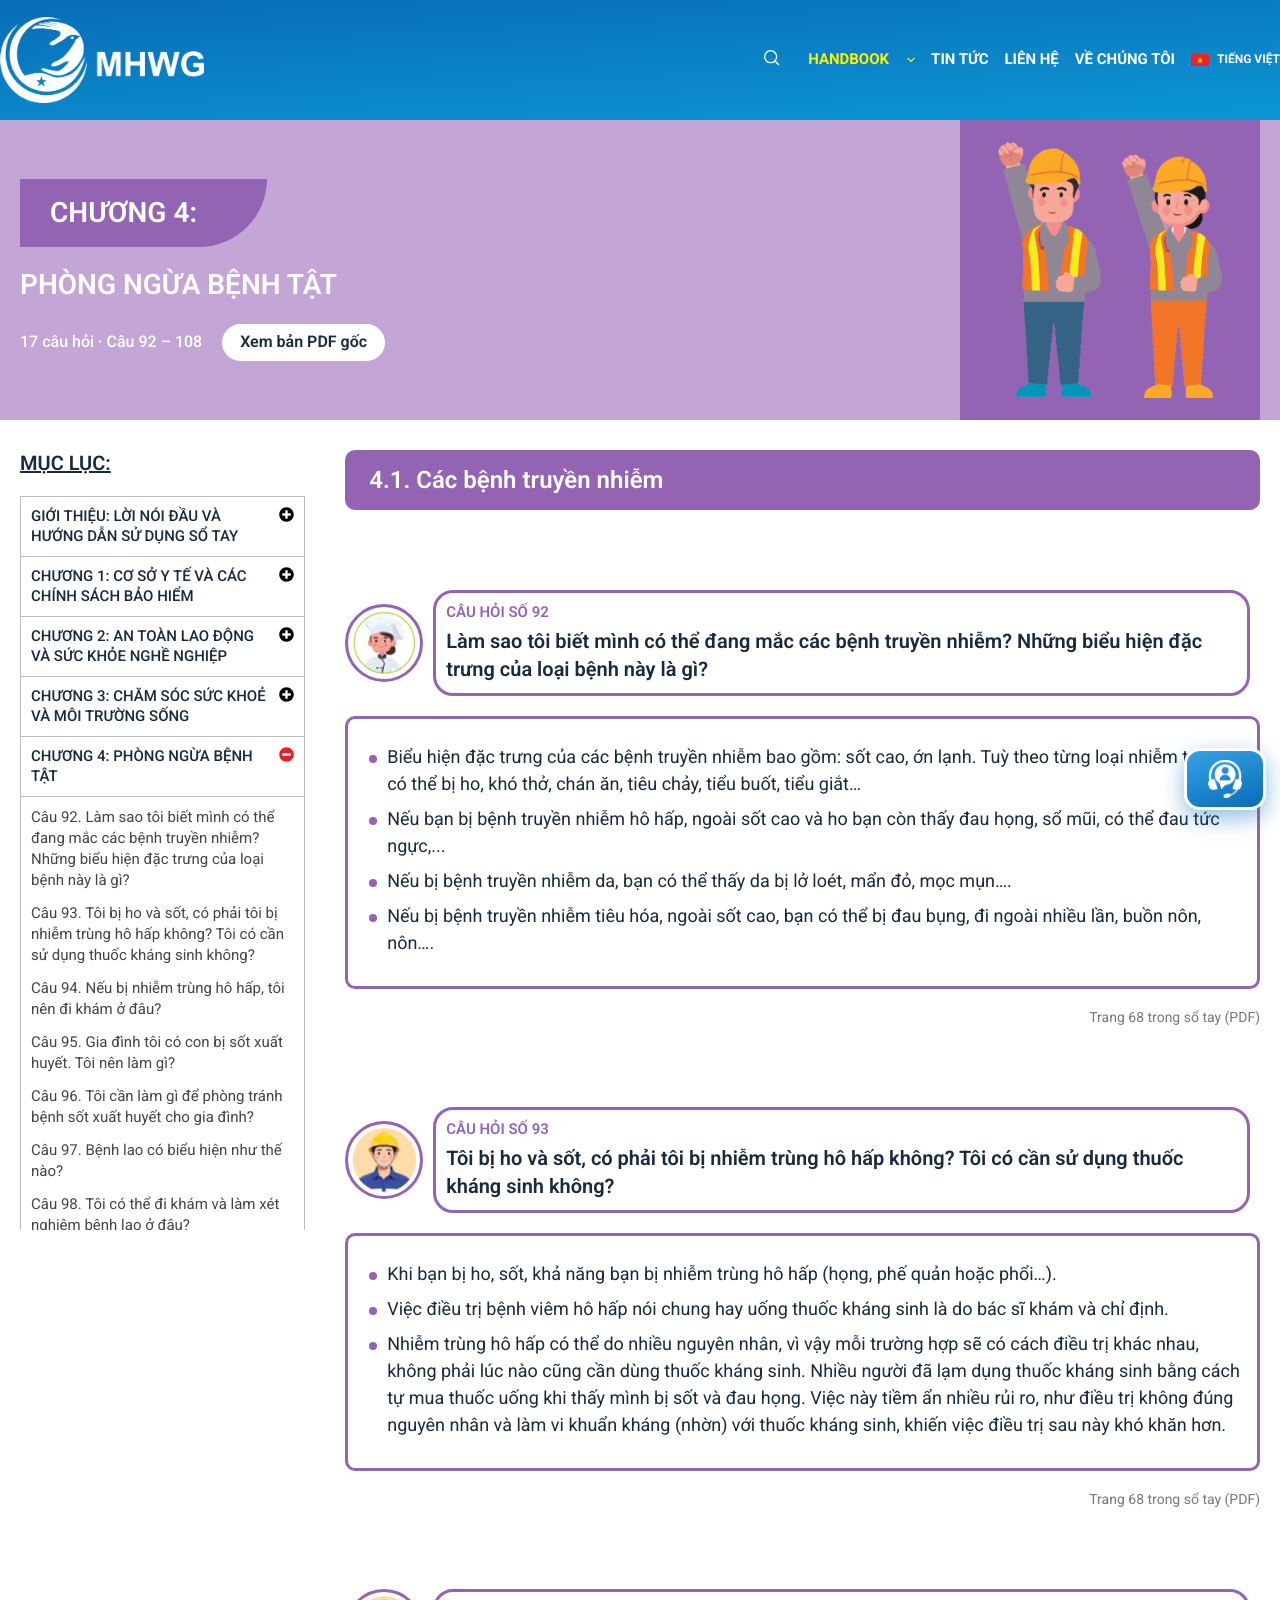
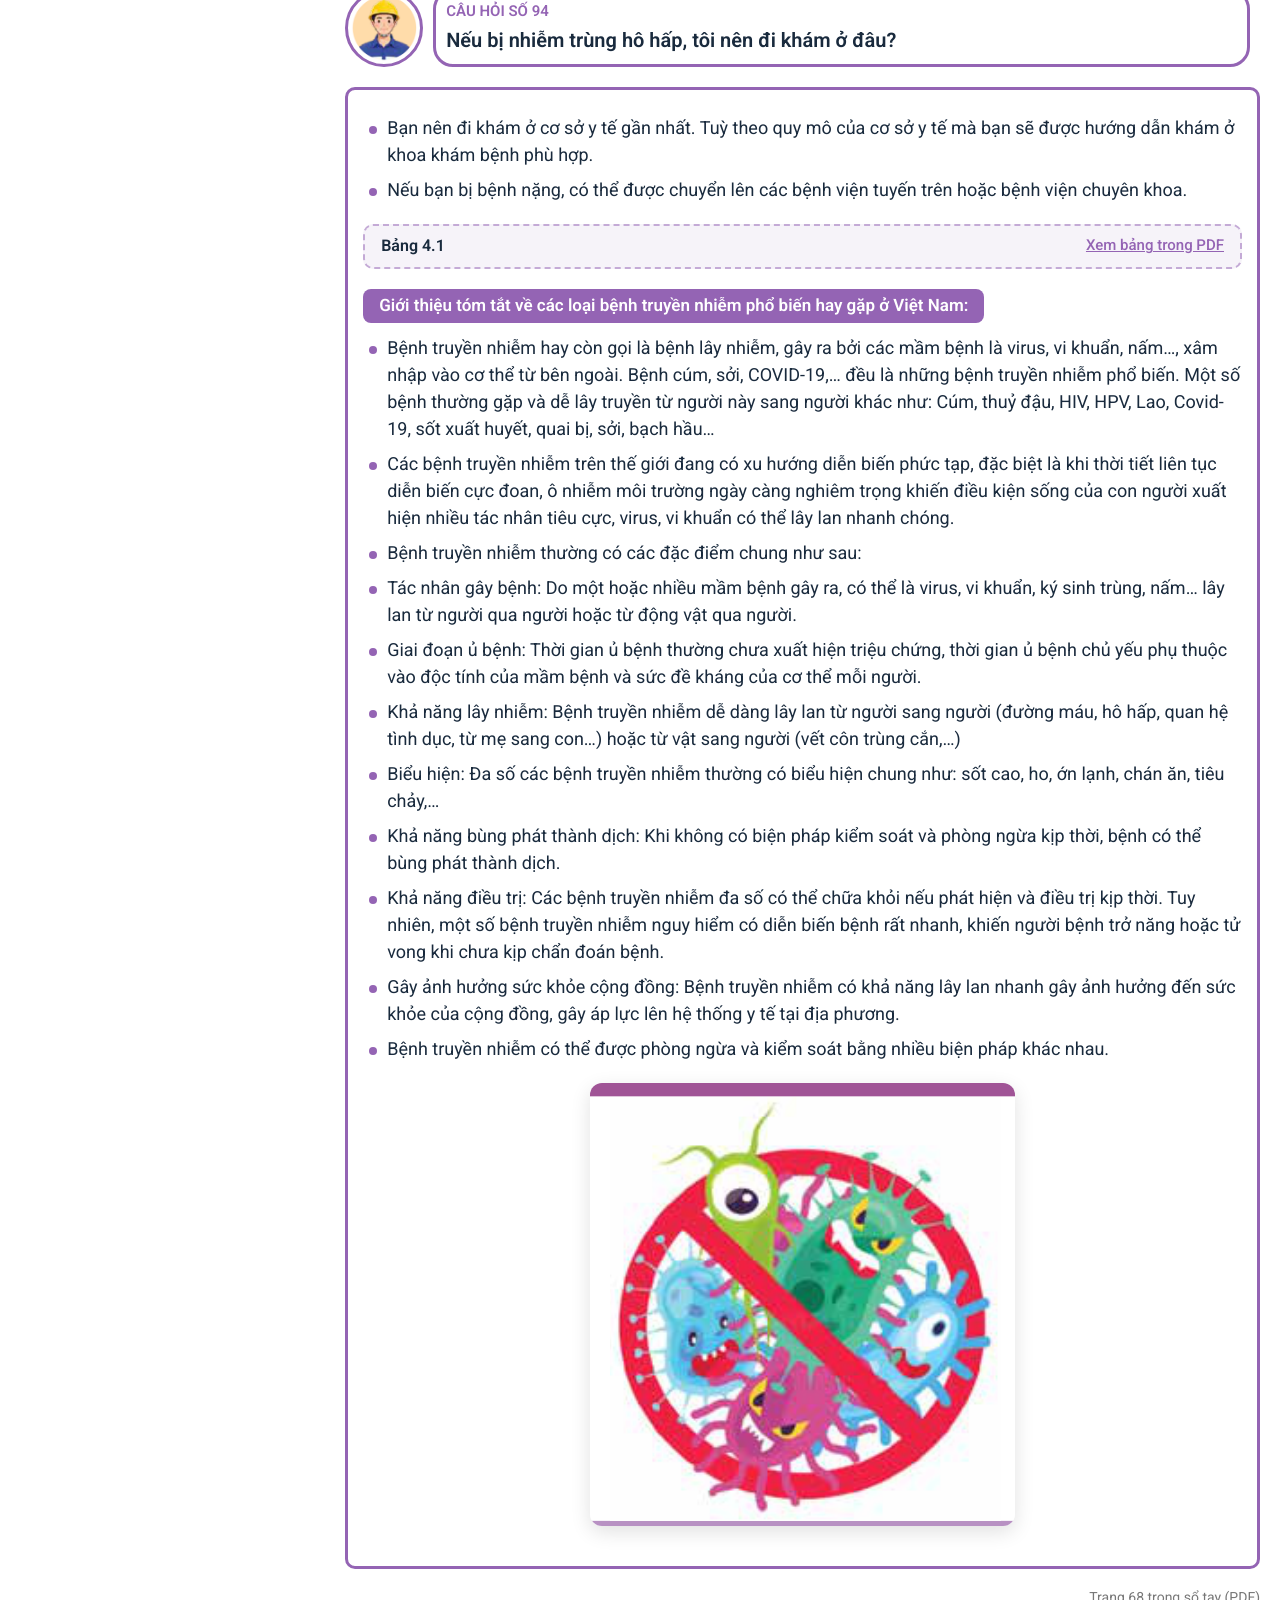
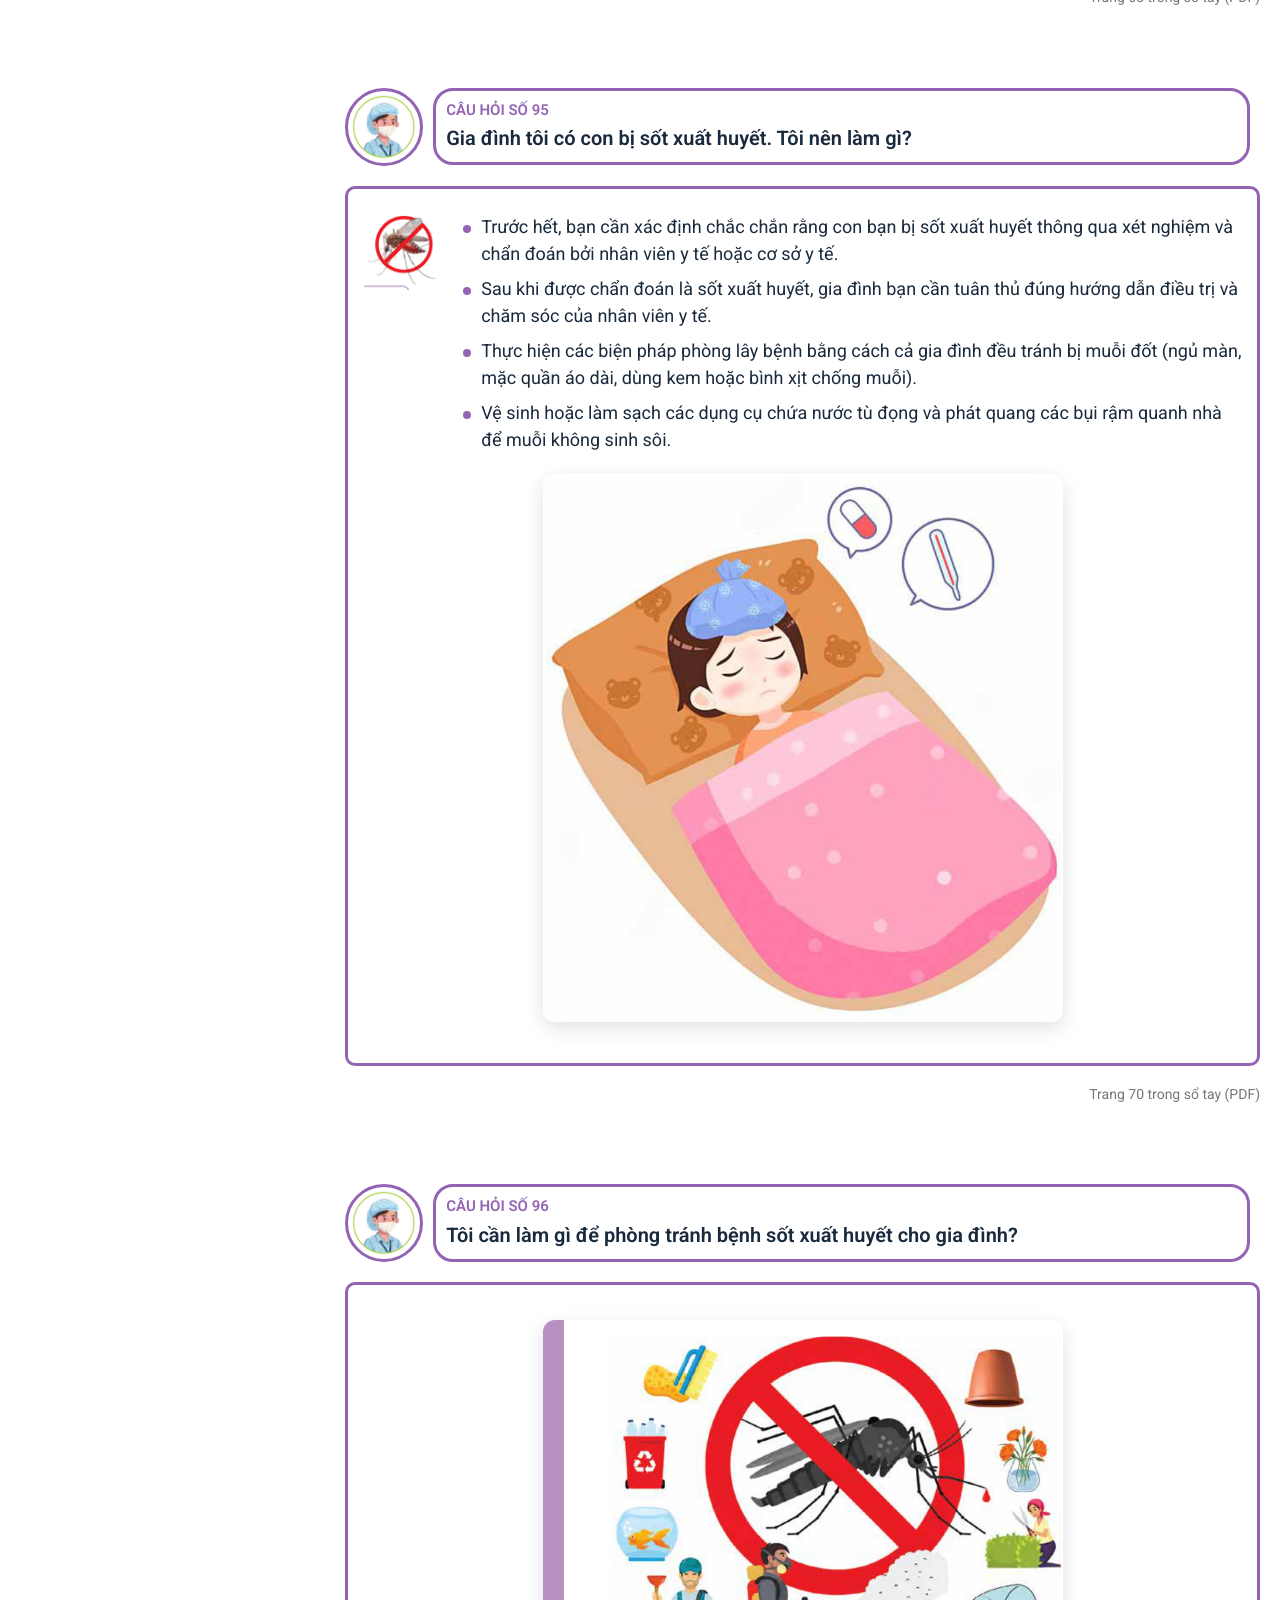
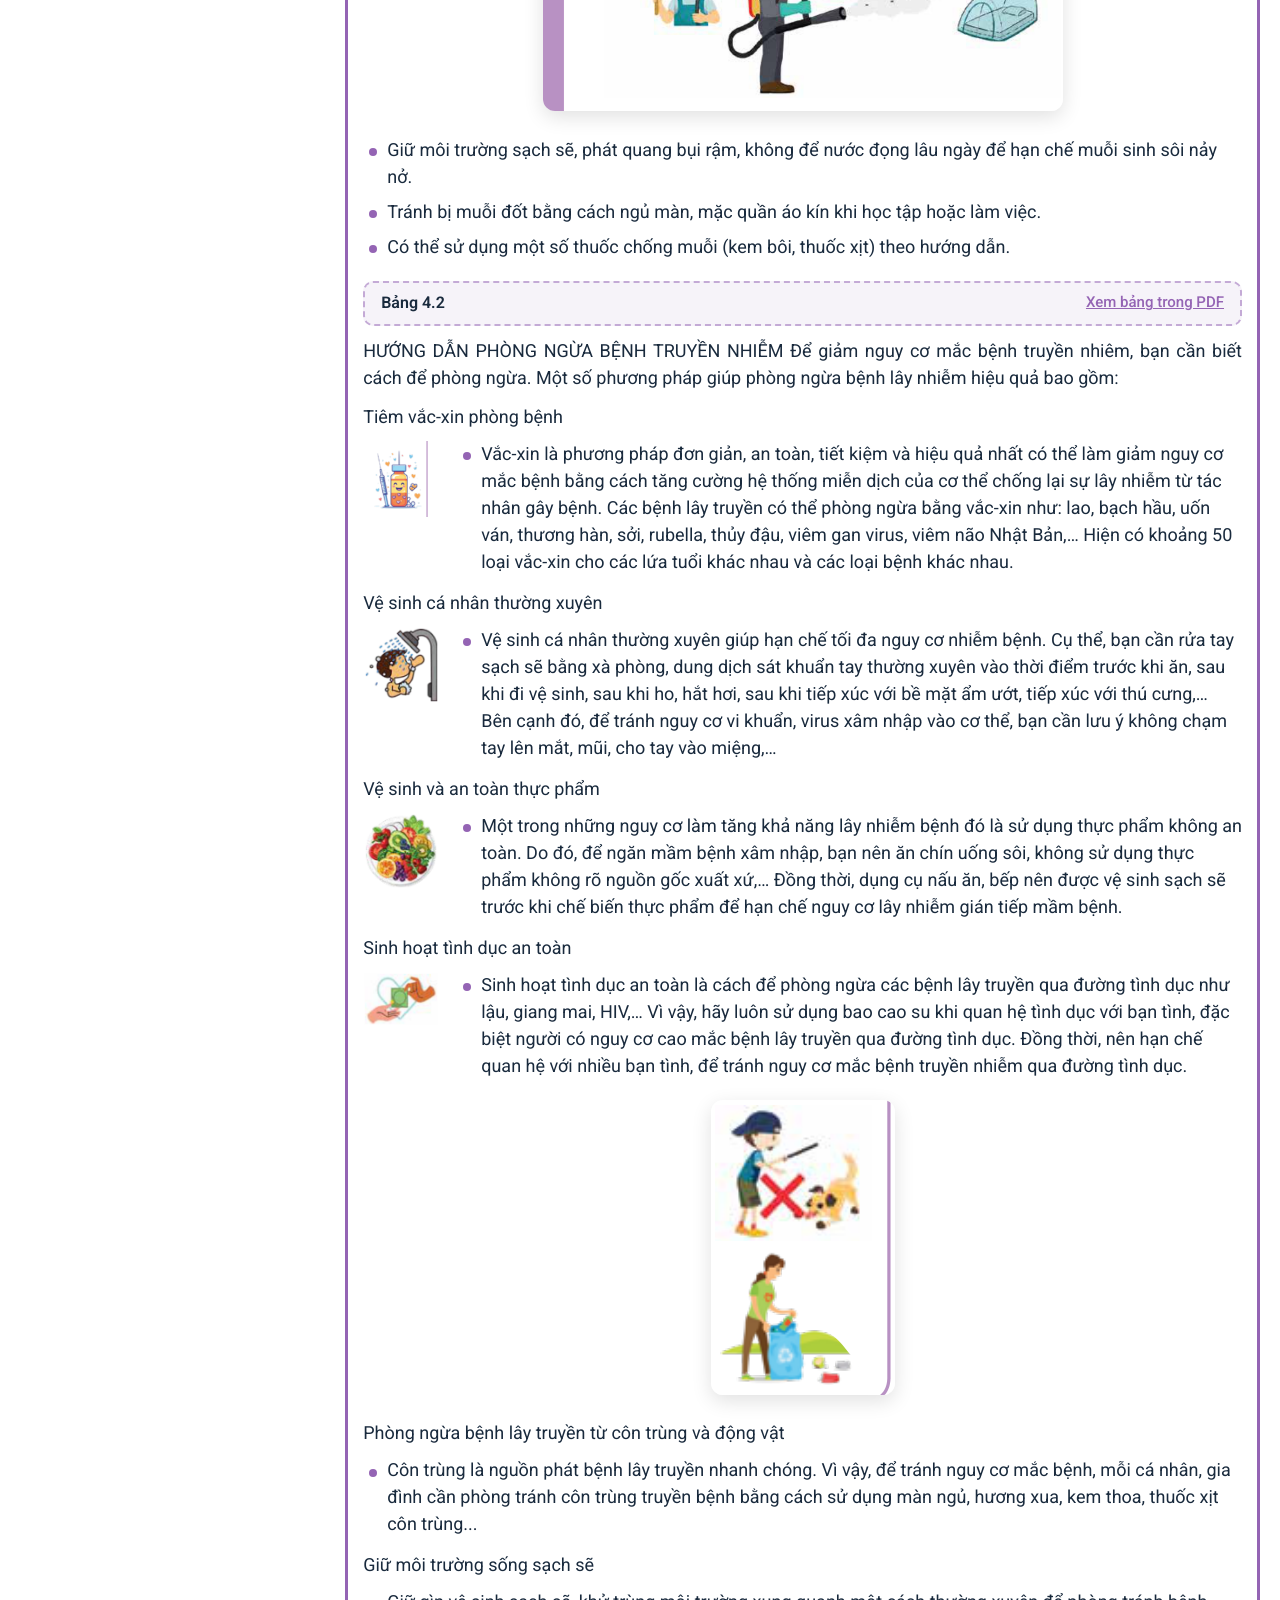
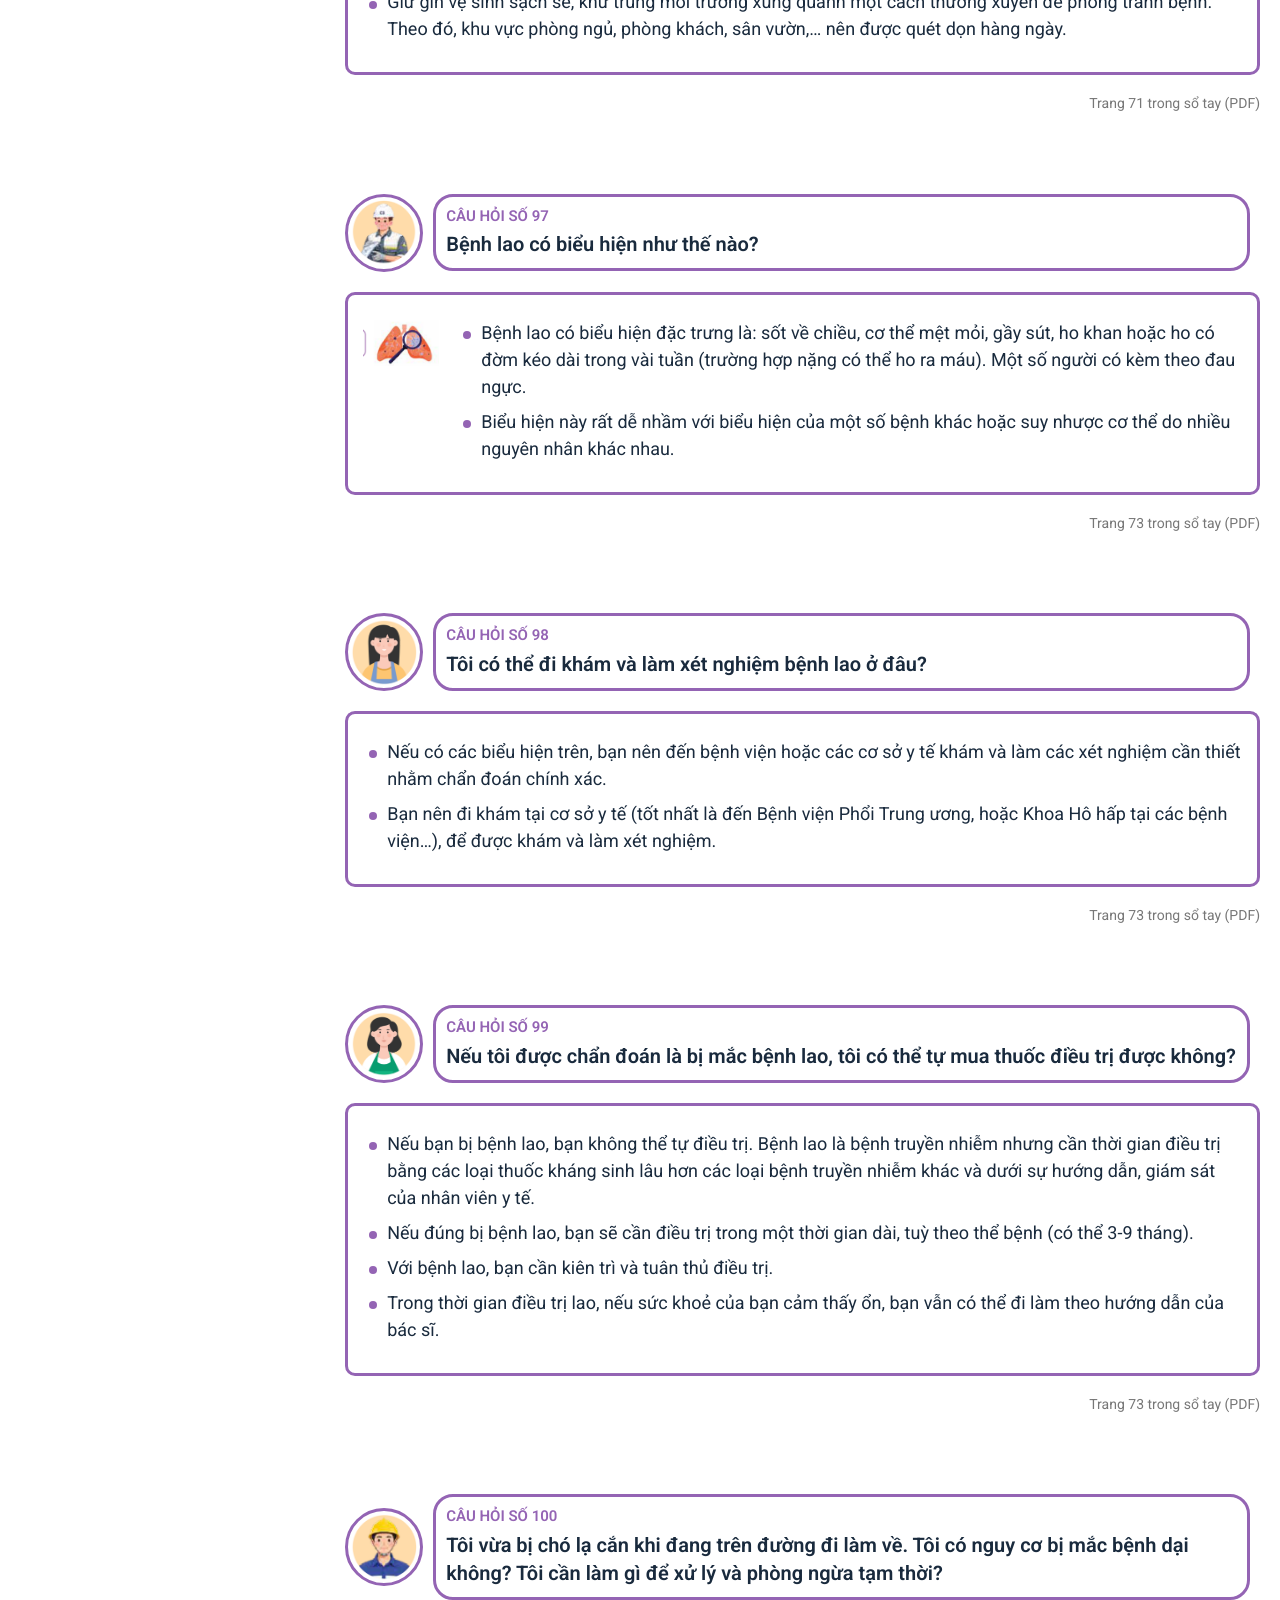
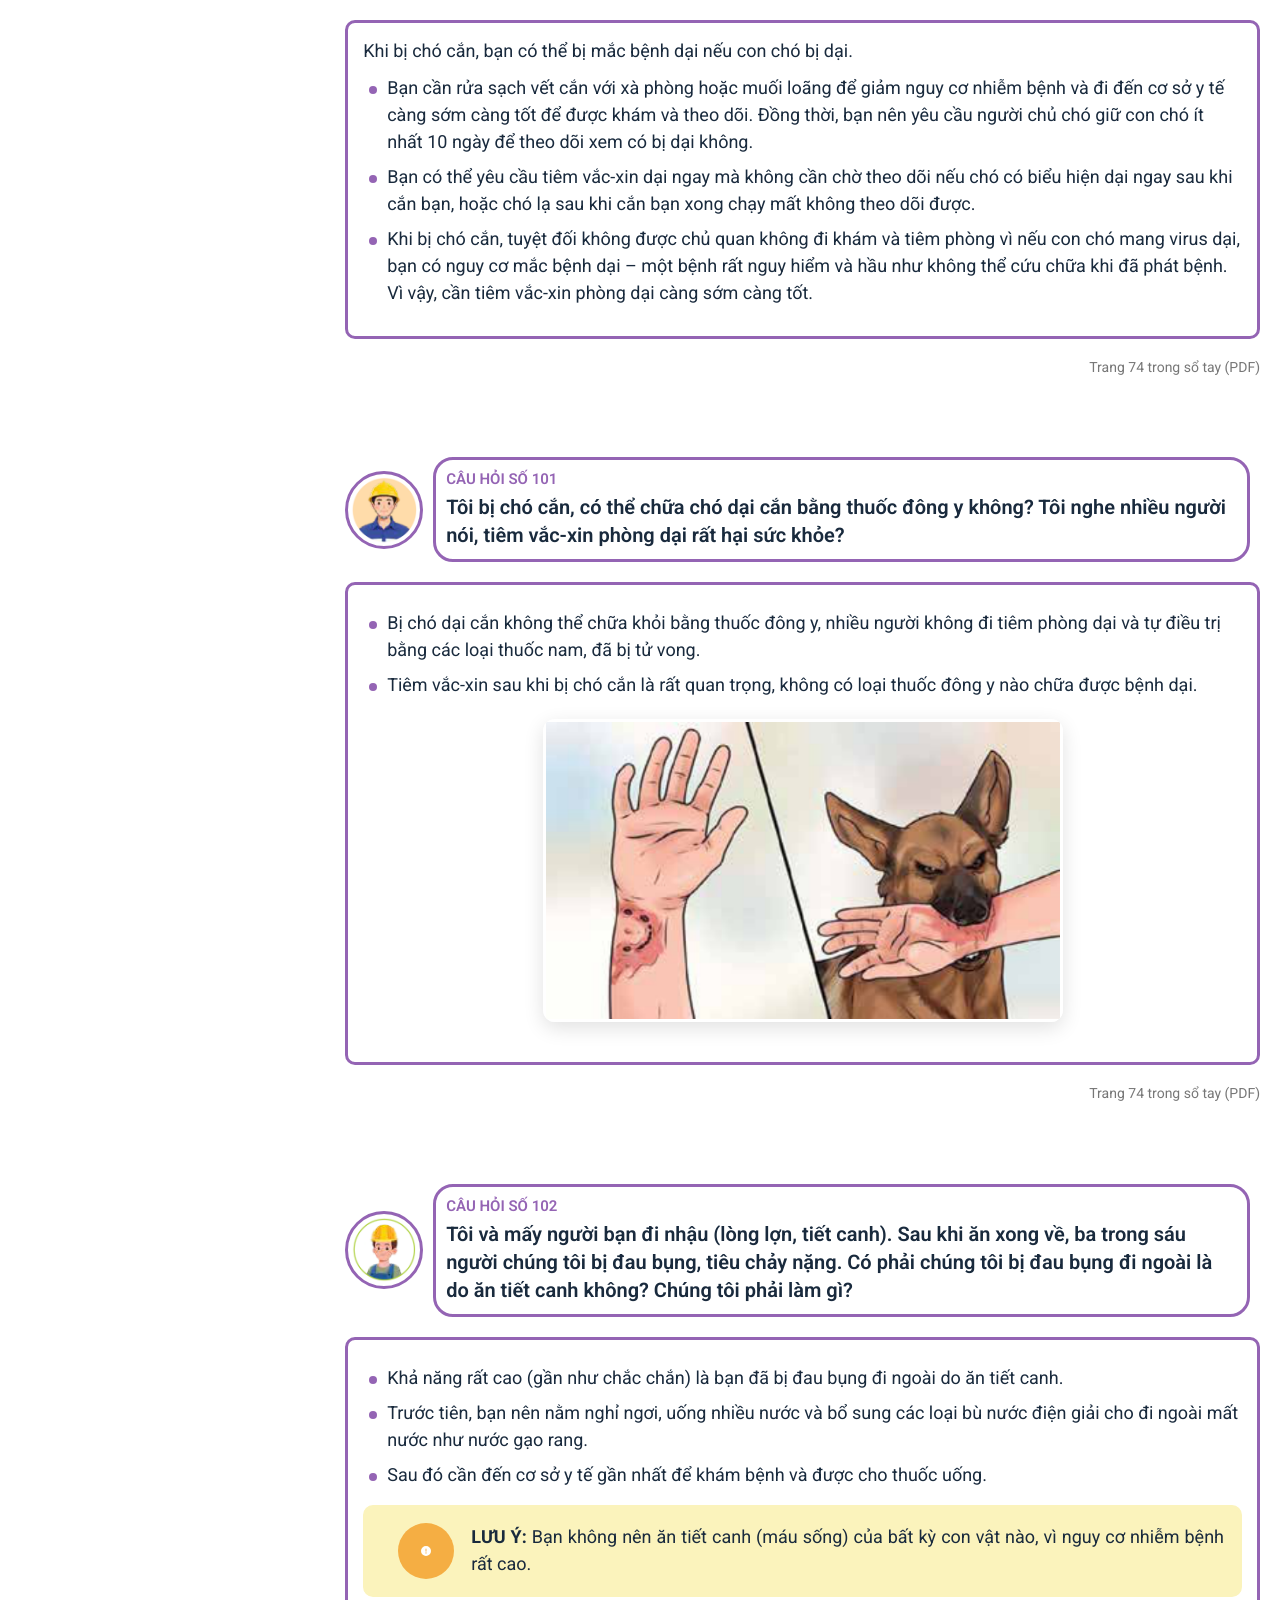
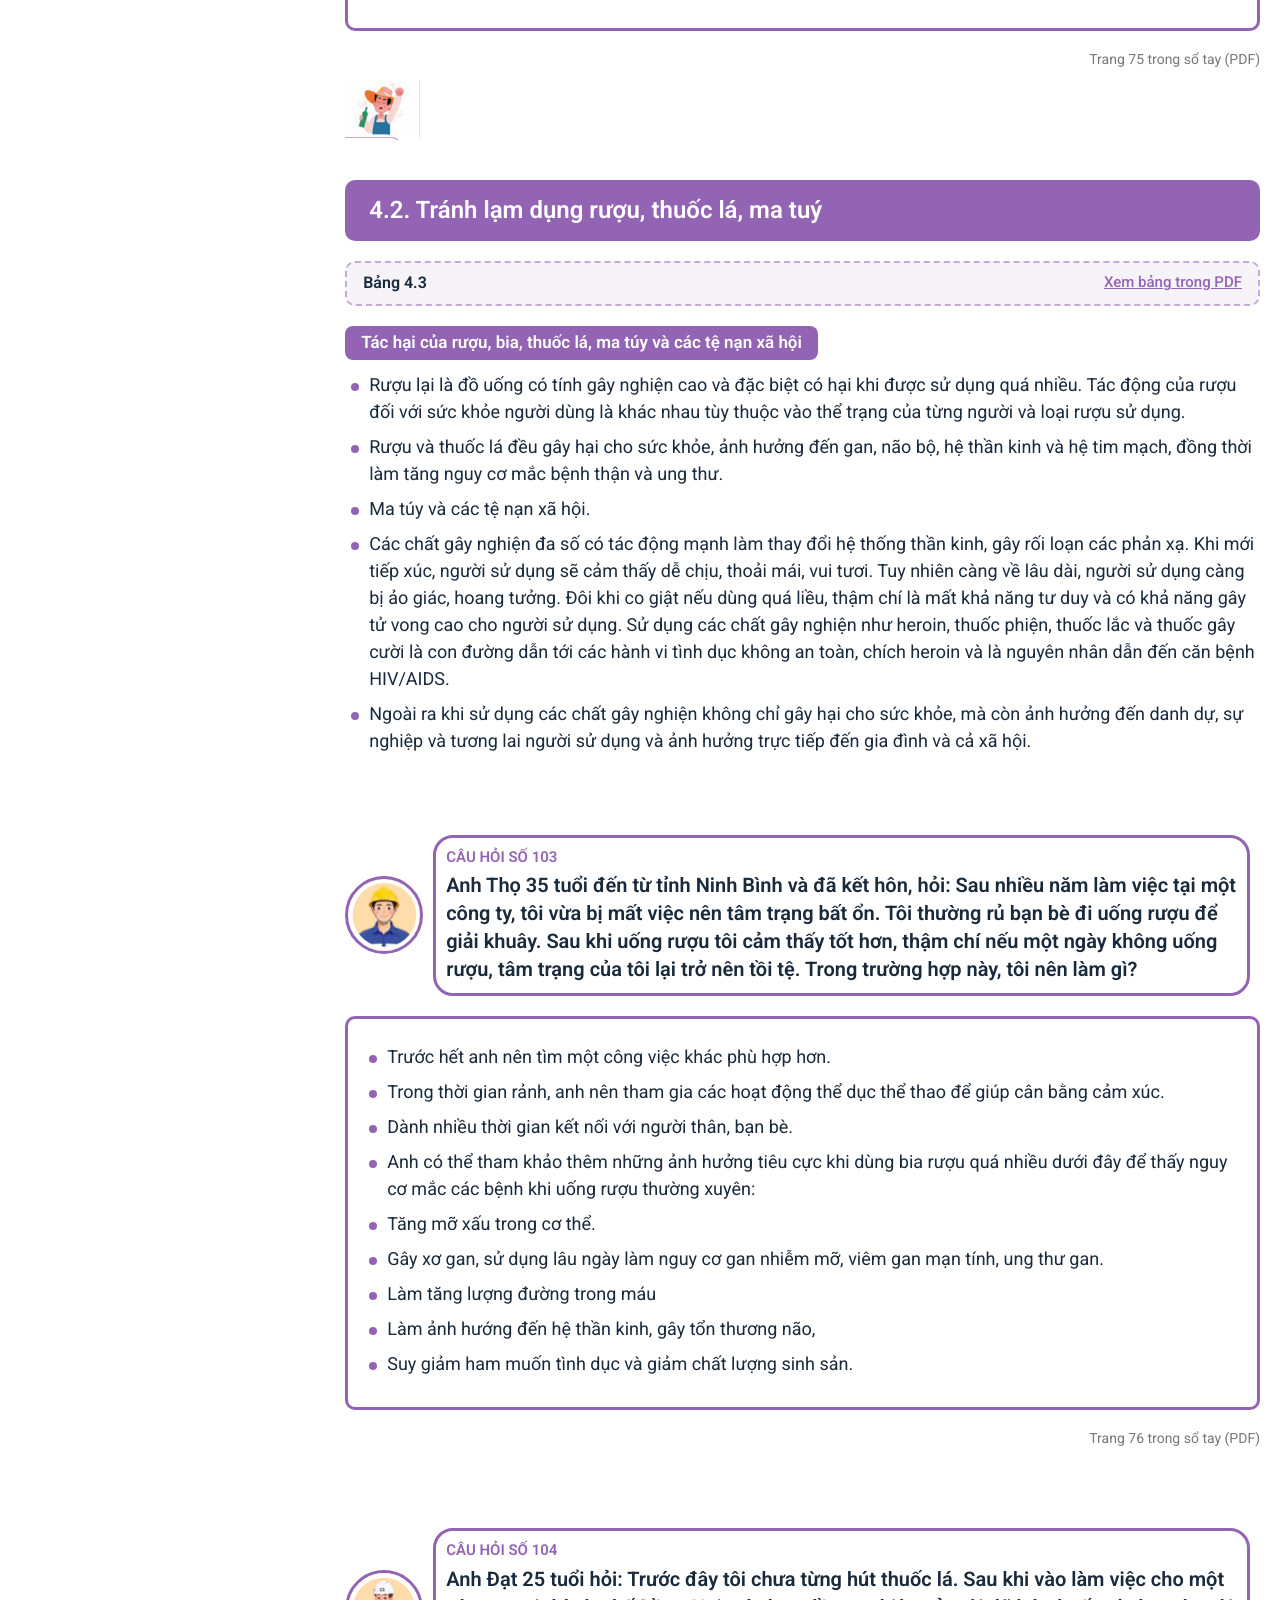
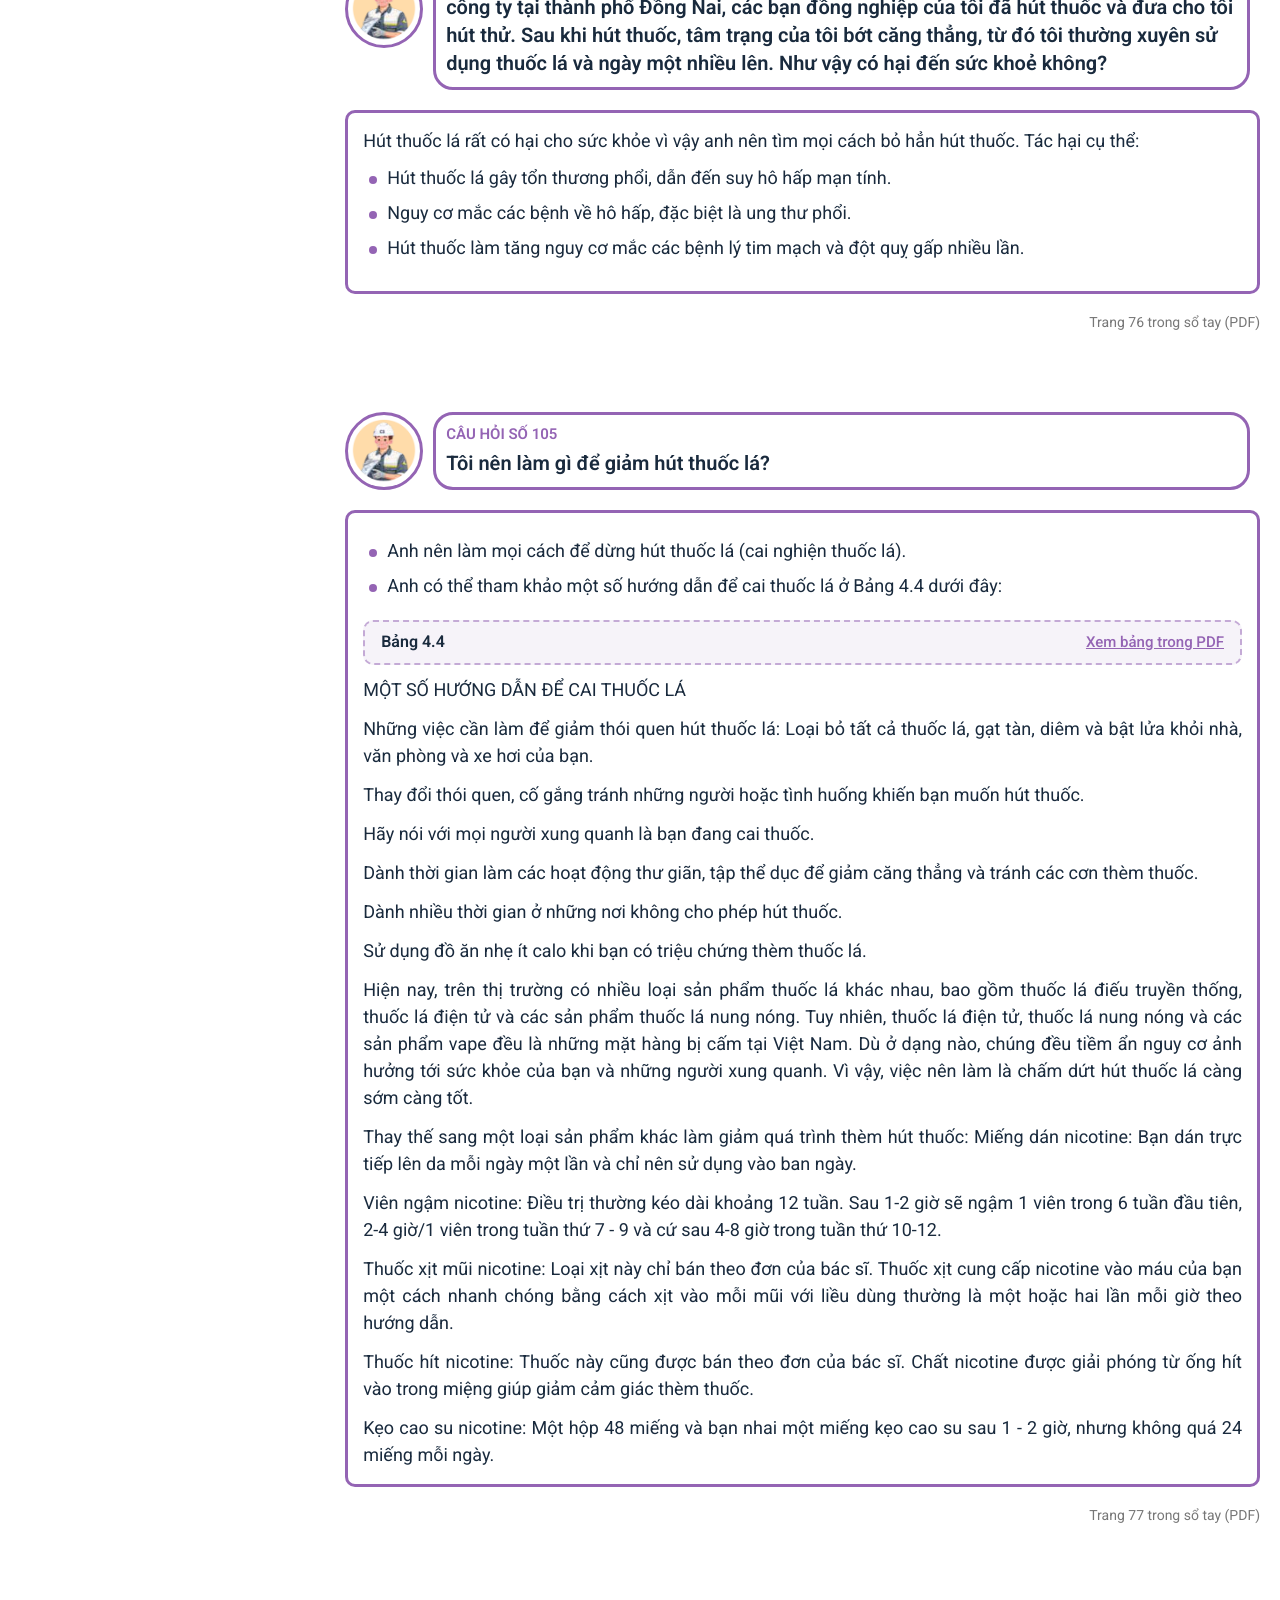
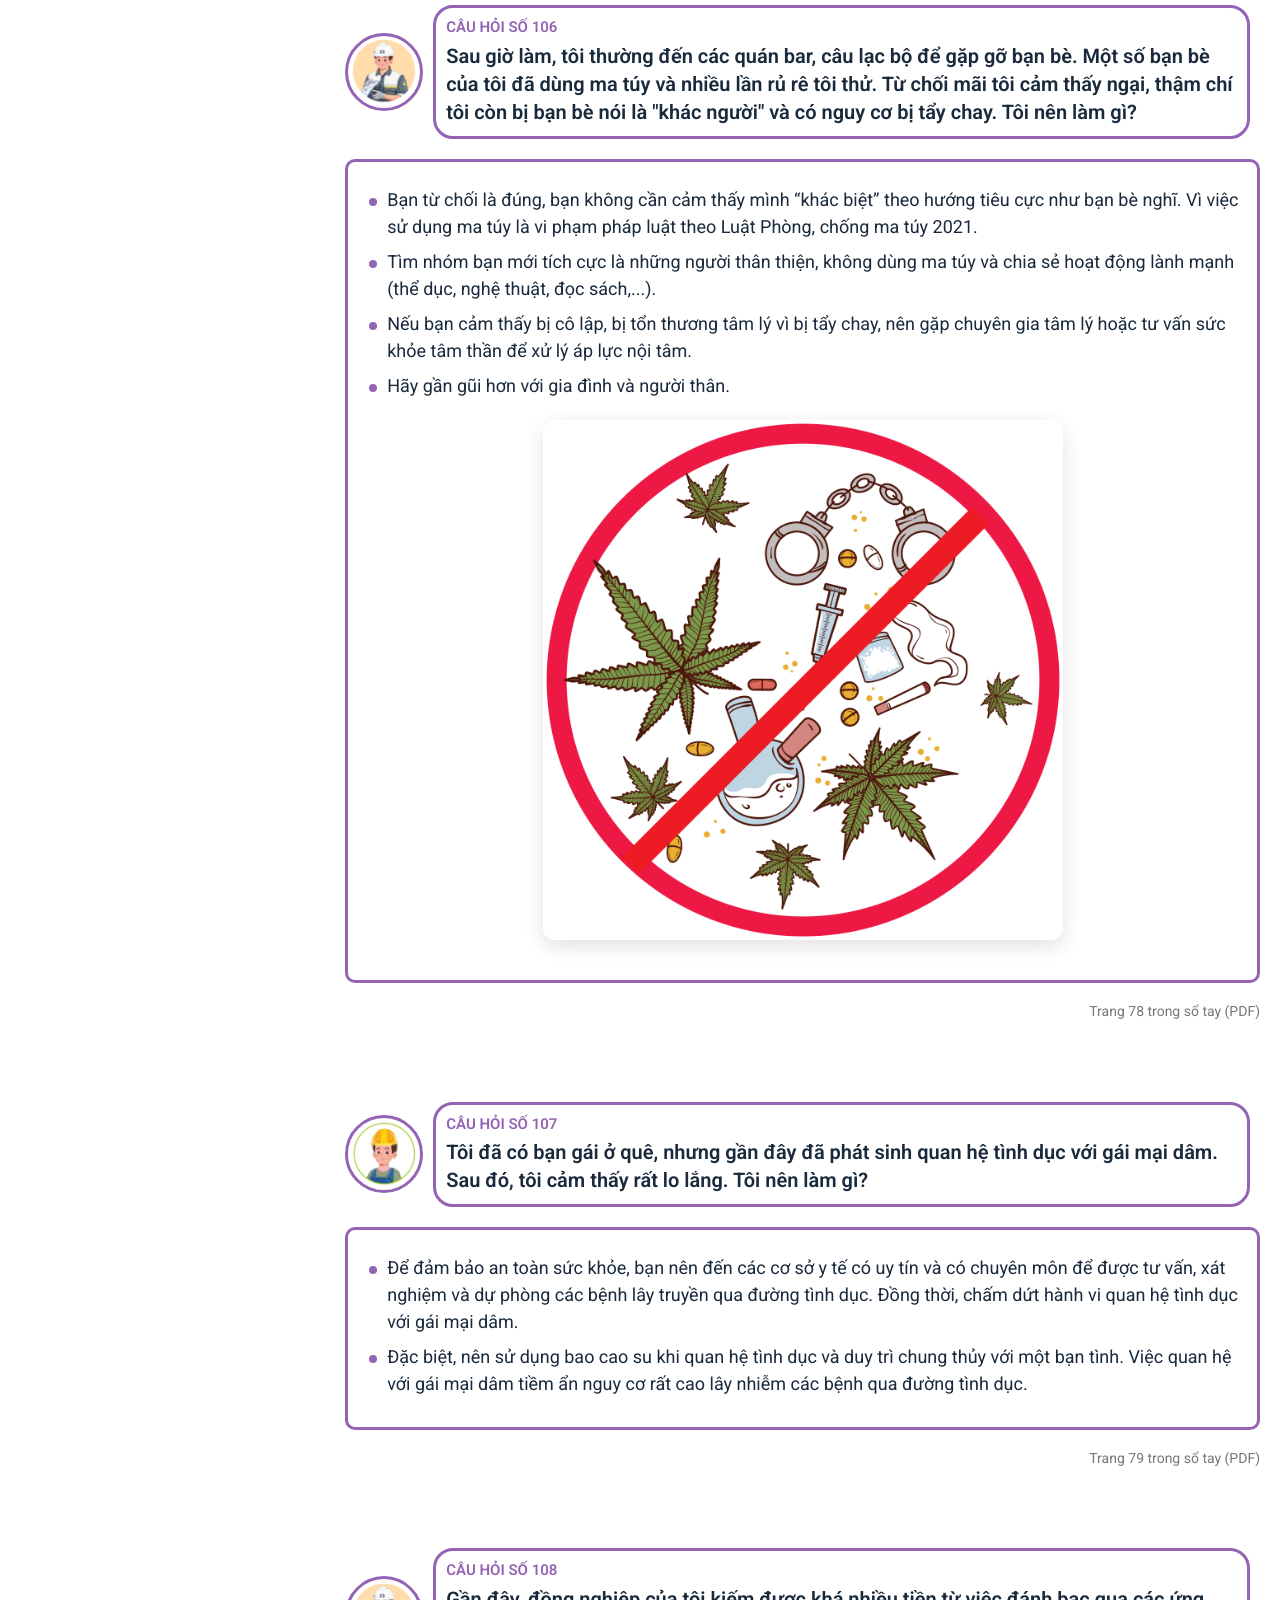
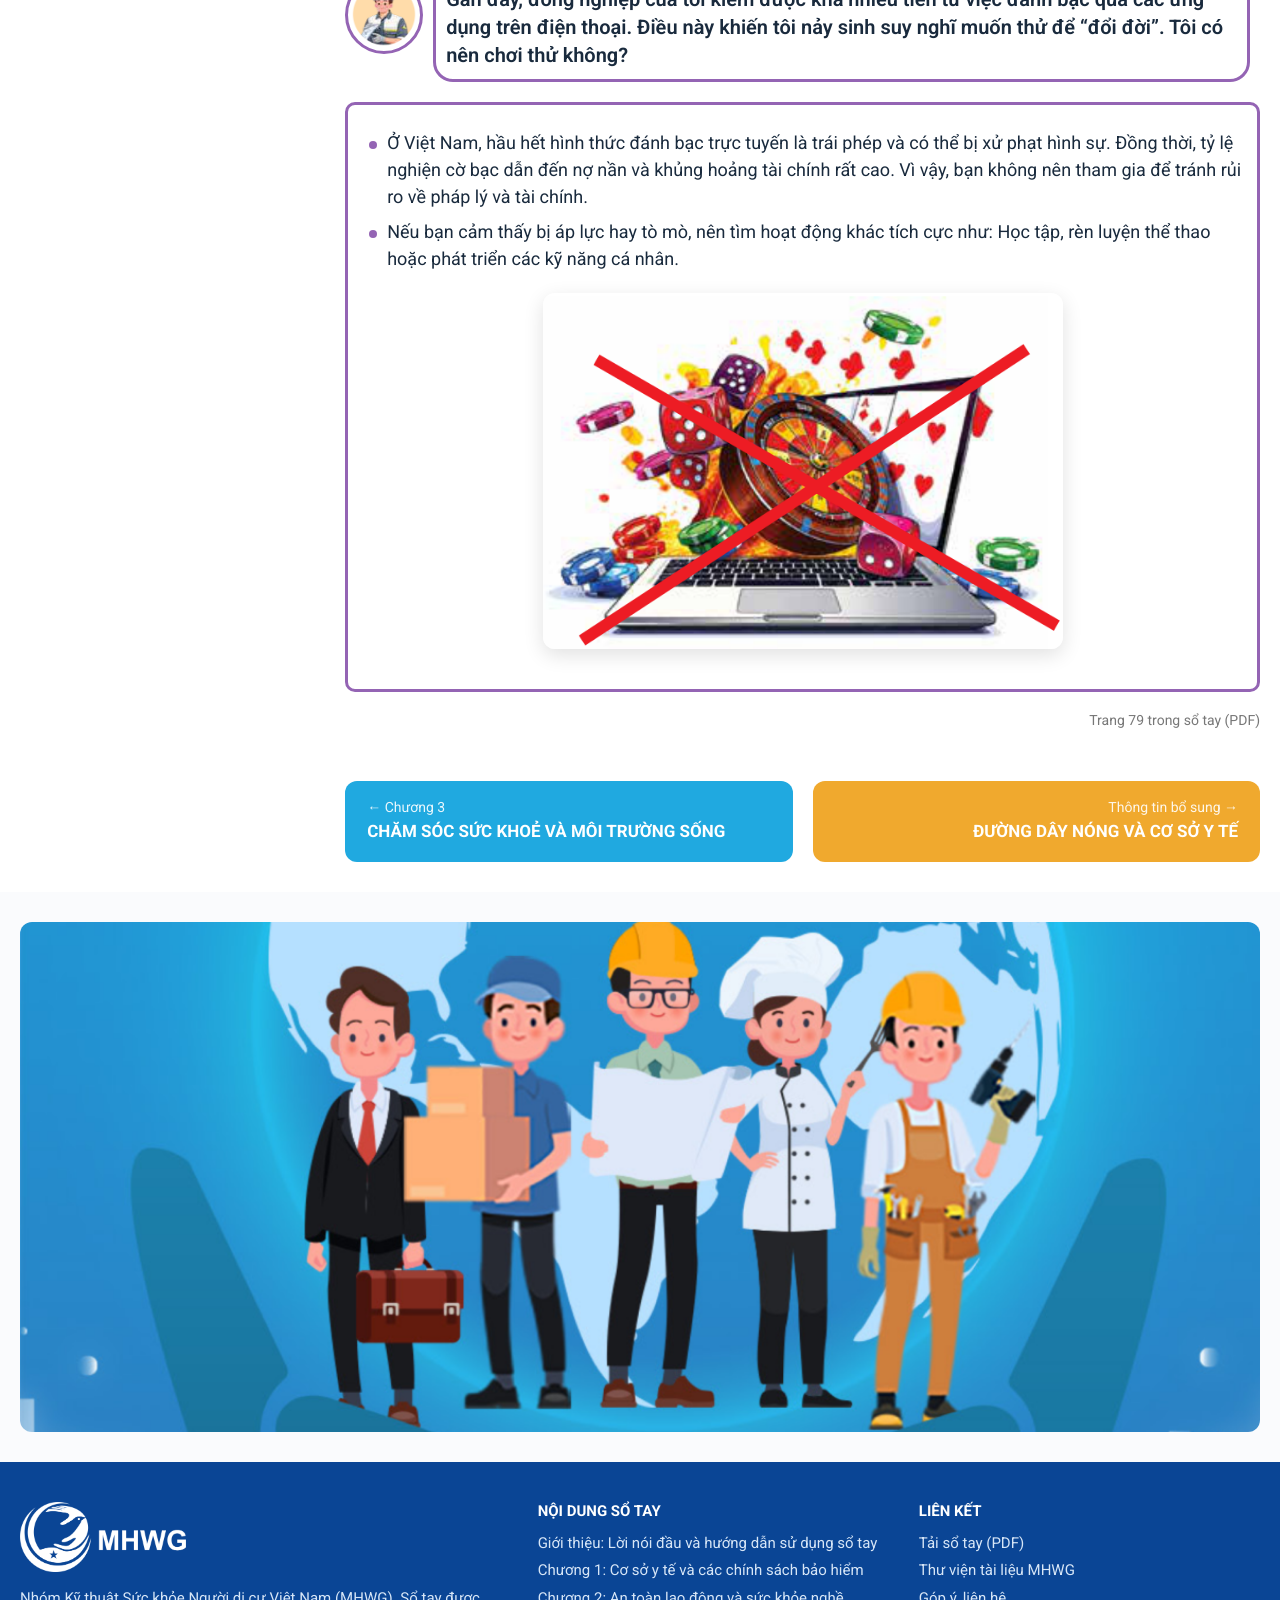
<file: chapter_4.html>
<!DOCTYPE html>
<html lang="vi">
    <head>
        <meta charset="UTF-8" />
        <meta http-equiv="X-UA-Compatible" content="IE=edge" />
        <meta name="viewport" content="width=device-width, initial-scale=1.0" />
        <meta name="description" content="Chương 4: Phòng ngừa bệnh tật - Sổ tay sức khỏe cho người lao động di cư trong nước. Hỏi đáp 17 câu." />
        <!-- favicon -->
        <link rel="apple-touch-icon" sizes="57x57" href="./images/favicon/apple-icon-57x57.png" />
        <link rel="apple-touch-icon" sizes="60x60" href="./images/favicon/apple-icon-60x60.png" />
        <link rel="apple-touch-icon" sizes="72x72" href="./images/favicon/apple-icon-72x72.png" />
        <link rel="apple-touch-icon" sizes="76x76" href="./images/favicon/apple-icon-76x76.png" />
        <link rel="apple-touch-icon" sizes="114x114" href="./images/favicon/apple-icon-114x114.png" />
        <link rel="apple-touch-icon" sizes="120x120" href="./images/favicon/apple-icon-120x120.png" />
        <link rel="apple-touch-icon" sizes="144x144" href="./images/favicon/apple-icon-144x144.png" />
        <link rel="apple-touch-icon" sizes="152x152" href="./images/favicon/apple-icon-152x152.png" />
        <link rel="apple-touch-icon" sizes="180x180" href="./images/favicon/apple-icon-180x180.png" />
        <link rel="icon" type="image/png" sizes="192x192" href="./images/favicon/android-icon-192x192.png" />
        <link rel="icon" type="image/png" sizes="32x32" href="./images/favicon/favicon-32x32.png" />
        <link rel="icon" type="image/png" sizes="96x96" href="./images/favicon/favicon-96x96.png" />
        <link rel="icon" type="image/png" sizes="16x16" href="./images/favicon/favicon-16x16.png" />
        <meta name="msapplication-TileColor" content="#ffffff" />
        <meta name="msapplication-TileImage" content="./images/favicon/ms-icon-144x144.png" />
        <meta name="theme-color" content="#ffffff" />
        <!-- end favicon -->
        <title>Chương 4: Phòng ngừa bệnh tật | Sổ tay sức khỏe cho người lao động di cư trong nước</title>
        <!-- font -->
        <link rel="preconnect" href="https://fonts.googleapis.com" />
        <link rel="preconnect" href="https://fonts.gstatic.com" crossorigin />
        <link href="https://fonts.googleapis.com/css2?family=Roboto:ital,wght@0,300;0,400;0,500;0,600;0,700;0,800;1,400&display=swap" rel="stylesheet" />
        <!-- end font -->
        <link rel="stylesheet" href="./css/style.css" />
    </head>

    <body>
        <!-- header -->
        <header id="header" class="header relative js__stickyHeader">
            <!-- pc -->
            <div class="header-container w-1290">
                <div class="header-top d-3xl-flex items-center justify-between">
                    <!-- logo -->
                    <div class="header-logo flex-0">
                        <a href="./index.html" class="header-logo__link"><img src="./images/logo-trang-1.png" alt="MHWG" class="header-logo__img"></a>
                    </div>
                    <!-- logo -->
                    <div class="header-right flex-1 d-3xl-flex items-center gap-24">
                        <!-- search -->
                        <div class="header-search js__searchContainer">
                            <div class="header-search__icon js__searchIcon">
                                <img src="./images/svg/search.svg" alt="Tìm kiếm">
                            </div>
                            <div class="header-search__wrapper js__searchContent">
                                <div class="header-search__close js__closeSearch">
                                    <img src="./images/svg/close-w.svg" alt="Đóng">
                                </div>
                                <div class="header-search__form">
                                    <form action="./tim_kiem.html" method="get" class="relative">
                                        <input type="text" name="s" class="search-input w-full h-full js__searchInput" placeholder="Tìm kiếm câu hỏi..." autocomplete="off">
                                        <button type="submit" class="search-btn" aria-label="Tìm kiếm">
                                            <svg class="ct-icon" aria-hidden="true" width="15" height="15" viewBox="0 0 15 15"><path d="M14.8,13.7L12,11c0.9-1.2,1.5-2.6,1.5-4.2c0-3.7-3-6.8-6.8-6.8S0,3,0,6.8s3,6.8,6.8,6.8c1.6,0,3.1-0.6,4.2-1.5l2.8,2.8c0.1,0.1,0.3,0.2,0.5,0.2s0.4-0.1,0.5-0.2C15.1,14.5,15.1,14,14.8,13.7z M1.5,6.8c0-2.9,2.4-5.2,5.2-5.2S12,3.9,12,6.8S9.6,12,6.8,12S1.5,9.6,1.5,6.8z" fill="currentColor"></path></svg>
                                        </button>
                                    </form>
                                </div>
                            </div>
                        </div>
                        <!-- end search -->
                        <!-- navbar -->
                        <ul class="navbar d-3xl-flex items-center gap-24">
                            <!-- item -->
                            <li class="navbar-item active">
                                <div class="navbar-item__top d-3xl-flex items-center gap-10">
                                    <a href="./index.html" class="navbar-item__link">Handbook</a>
                                    <div class="navbar-item__icon">
                                        <svg class="ct-icon" width="8" height="8" viewBox="0 0 15 15"><path d="M2.1,3.2l5.4,5.4l5.4-5.4L15,4.3l-7.5,7.5L0,4.3L2.1,3.2z" fill="currentColor"></path></svg>
                                    </div>
                                </div>
                                <div class="navbar-dropdown-wrapper">
                                    <ul class="navbar-dropdown">
                                        <li class="navbar-dropdown__item fs-15">
                                            <a href="./gioi_thieu.html" class="navbar-dropdown__link">Giới thiệu: Lời nói đầu và hướng dẫn sử dụng sổ tay</a>
                                        </li>
                                        <li class="navbar-dropdown__item fs-15">
                                            <a href="./chapter_1.html" class="navbar-dropdown__link">Chương 1: Cơ sở y tế và các chính sách bảo hiểm</a>
                                        </li>
                                        <li class="navbar-dropdown__item fs-15">
                                            <a href="./chapter_2.html" class="navbar-dropdown__link">Chương 2: An toàn lao động và sức khỏe nghề nghiệp</a>
                                        </li>
                                        <li class="navbar-dropdown__item fs-15">
                                            <a href="./chapter_3.html" class="navbar-dropdown__link">Chương 3: Chăm sóc sức khoẻ và môi trường sống</a>
                                        </li>
                                        <li class="navbar-dropdown__item fs-15">
                                            <a href="./chapter_4.html" class="navbar-dropdown__link">Chương 4: Phòng ngừa bệnh tật</a>
                                        </li>
                                        <li class="navbar-dropdown__item fs-15">
                                            <a href="./thong_tin_bo_sung.html" class="navbar-dropdown__link">Thông tin bổ sung: Đường dây nóng và cơ sở y tế</a>
                                        </li>
                                    </ul>
                                </div>
                            </li>
                            <!-- end item -->
                            <!-- item -->
                            <li class="navbar-item">
                                <div class="navbar-item__top d-3xl-flex items-center gap-10">
                                    <a href="https://mhwg.org.vn/" class="navbar-item__link" target="_blank" rel="noopener">Tin tức</a>
                                </div>
                            </li>
                            <!-- end item -->
                            <!-- item -->
                            <li class="navbar-item">
                                <div class="navbar-item__top d-3xl-flex items-center gap-10">
                                    <a href="https://mhwg.org.vn/vi/lien-he/" class="navbar-item__link" target="_blank" rel="noopener">Liên hệ</a>
                                </div>
                            </li>
                            <!-- end item -->
                            <!-- item -->
                            <li class="navbar-item">
                                <div class="navbar-item__top d-3xl-flex items-center gap-10">
                                    <a href="./gioi_thieu.html" class="navbar-item__link">Về chúng tôi</a>
                                </div>
                            </li>
                            <!-- end item -->
                            <!-- item -->
                            <li class="navbar-item navbar-item-languageWrapper">
                                <div class="navbar-item__top d-3xl-flex items-center gap-10">
                                    <a href="./index.html" class="navbar-item__link navbar-item__language">
                                        <div class="navbar-item__flag-icon">
                                            <img src="./images/flag-vi.png" alt="">
                                        </div>
                                        <span class="navbar-item__text">Tiếng việt</span>
                                    </a>
                                </div>
                            </li>
                            <!-- end item -->
                        </ul>
                        <!-- end navbar -->

                        <!-- menu mobile -->
                        <div class="sub-menu d-3xl-none d-lg-block">
                            <!-- icon bar -->
                            <div class="icon-bar js__clickShowMenuMb px-15 py-10">
                                <img src="./images/svg/bar-w.svg" alt="Menu">
                            </div>
                            <!-- end icon bar -->
                            <!-- content -->
                            <div class="sub-menu__content">
                                <!-- close -->
                                <div class="sub-menu__close js__closeSubMenu h-56 p-4 mb-8 d-3xl-flex items-center text-white">
                                    <img src="./images/svg/close-w.svg" alt="Đóng">
                                </div>
                                <!-- end close -->

                                <div class="sub-menu__container">
                                    <!-- list -->
                                    <div class="sub-menu__list">
                                        <!-- item -->
                                        <div class="sub-menu__item">
                                            <!-- heading -->
                                            <div class="heading-sub js__dropDown d-3xl-flex items-center justify-between px-16 py-8 text-white">
                                                <a href="./index.html" class="heading-sub__title fs-16 fw-500">Handbook</a>
                                                <div class="heading-sub__arrow">
                                                    <img src="./images/svg/arrow-down-w.svg" alt="">
                                                </div>
                                            </div>
                                            <!-- end heading -->
                                            <!-- sub menu list -->
                                            <ul class="list-sub js__listSubMenu">
                                                <li class="item-sub">
                                                    <a href="./gioi_thieu.html" class="item-sub__link fs-16">Giới thiệu: Lời nói đầu và hướng dẫn sử dụng sổ tay</a>
                                                </li>
                                                <li class="item-sub">
                                                    <a href="./chapter_1.html" class="item-sub__link fs-16">Chương 1: Cơ sở y tế và các chính sách bảo hiểm</a>
                                                </li>
                                                <li class="item-sub">
                                                    <a href="./chapter_2.html" class="item-sub__link fs-16">Chương 2: An toàn lao động và sức khỏe nghề nghiệp</a>
                                                </li>
                                                <li class="item-sub">
                                                    <a href="./chapter_3.html" class="item-sub__link fs-16">Chương 3: Chăm sóc sức khoẻ và môi trường sống</a>
                                                </li>
                                                <li class="item-sub">
                                                    <a href="./chapter_4.html" class="item-sub__link fs-16">Chương 4: Phòng ngừa bệnh tật</a>
                                                </li>
                                                <li class="item-sub">
                                                    <a href="./thong_tin_bo_sung.html" class="item-sub__link fs-16">Thông tin bổ sung: Đường dây nóng và cơ sở y tế</a>
                                                </li>
                                            </ul>
                                            <!-- end sub menu list -->
                                        </div>
                                        <!-- end item -->
                                        <!-- item -->
                                        <div class="sub-menu__item">
                                            <div class="heading-sub d-3xl-flex items-center justify-between px-16 py-8 text-white">
                                                <a href="https://mhwg.org.vn/" class="heading-sub__title fs-16 fw-500" target="_blank" rel="noopener">Tin tức</a>
                                            </div>
                                        </div>
                                        <!-- end item -->
                                        <!-- item -->
                                        <div class="sub-menu__item">
                                            <div class="heading-sub d-3xl-flex items-center justify-between px-16 py-8 text-white">
                                                <a href="https://mhwg.org.vn/vi/lien-he/" class="heading-sub__title fs-16 fw-500" target="_blank" rel="noopener">Liên hệ</a>
                                            </div>
                                        </div>
                                        <!-- end item -->
                                        <!-- item -->
                                        <div class="sub-menu__item">
                                            <div class="heading-sub d-3xl-flex items-center justify-between px-16 py-8 text-white">
                                                <a href="./gioi_thieu.html" class="heading-sub__title fs-16 fw-500">Về chúng tôi</a>
                                            </div>
                                        </div>
                                        <!-- end item -->
                                    </div>
                                    <!-- end list -->
                                </div>
                            </div>
                            <!-- end content -->
                            <div class="overlay js__overlay"></div>
                        </div>
                        <!-- end menu mobile -->
                    </div>
                </div>
            </div>
            <!-- end pc -->
        </header>
        <!-- end header -->
        <!-- main -->
        <main id="main" class="main">

            <!-- chapter primary -->
            <section class="chapter-primary chapter-primary--4 relative z-20 over-hidden w-wrapper">
                <div class="chapter-primary__container w-1290 d-3xl-flex items-center justify-between">
                    <!-- content -->
                    <div class="chapter-primary__content flex-1">
                        <h1 class="chapter-primary__heading text-white fw-600 uppercase"><span class="chapter-primary__heading-inner">Chương 4:</span></h1>
                        <h2 class="chapter-primary__title text-white fw-600 uppercase">Phòng ngừa bệnh tật</h2>
                        <div class="chapter-primary__meta"><span>17 câu hỏi · Câu 92 – 108</span><a href="./document/so-tay-suc-khoe-nguoi-lao-dong-di-cu.pdf#page=36" target="_blank" rel="noopener">Xem bản PDF gốc</a></div>
                    </div>
                    <!-- end content -->
                    <!-- img -->
                    <div class="chapter-primary__img flex-0">
                        <img src="./images/chuong-4-1.png" width="515" height="589" alt="">
                    </div>
                    <!-- end img -->
                </div>
            </section>
            <!-- end chapter primary -->

            <!-- chapter secondary -->
            <section class="chapter-secondary relative z-20 w-wrapper">
                <div class="chapter-secondary__container w-1290 d-3xl-flex">
                    <!-- left -->
                    <div class="chapter-secondary__left flex-0 text-gray-192">
                        <!-- mb -->
                        <div class="chapter-secondary__menuFix d-3xl-none d-lg-block js__openTableOfContent">
                            <a href="#" class="chapter-secondary__menuFixLink">
                                <div class="chapter-secondary__menuFixIcon">
                                    <img src="./images/svg/bar-w.svg" alt="">
                                </div>
                                <span class="chapter-secondary__menuFixText">Mục lục</span>
                            </a>
                        </div>
                        <!-- end mb -->
                        <!-- pc -->
                        <div class="chapter-secondary__tableOfContent js__tableOfContentBox">
                            <div class="tableOfContent-close js__closeTableOfContent">&times;</div>
                            <h2 class="tableOfContent-headingParent fw-600 fs-20 uppercase">Mục lục:</h2>
                            <ul class="tableOfContent-content">
                                <!-- item -->
                                <li class="tableOfContent-item js__tableOfContentItem">
                                    <div class="tableOfContent-heading js__tableOfContentHeading">
                                        <h3 class="tableOfContent-title">Giới thiệu: Lời nói đầu và hướng dẫn sử dụng sổ tay</h3>
                                        <div class="tableOfContent-icon">
                                            <img src="./images/svg/plus_2.svg" alt="" class="plus">
                                            <img src="./images/svg/minus_2.svg" alt="" class="minus">
                                        </div>
                                    </div>
                                    <ul class="tableOfContent-dropdown js__tableOfContentDropdown">
                                        <li class="tableOfContent-dropdown__item">
                                            <a href="./gioi_thieu.html#gioi-thieu__1" class="tableOfContent-dropdown__link">Lời nói đầu</a>
                                        </li>
                                        <li class="tableOfContent-dropdown__item">
                                            <a href="./gioi_thieu.html#gioi-thieu__2" class="tableOfContent-dropdown__link">Lời cảm ơn</a>
                                        </li>
                                        <li class="tableOfContent-dropdown__item">
                                            <a href="./gioi_thieu.html#gioi-thieu__3" class="tableOfContent-dropdown__link">Hướng dẫn sử dụng sổ tay</a>
                                        </li>
                                        <li class="tableOfContent-dropdown__item">
                                            <a href="./gioi_thieu.html#gioi-thieu__4" class="tableOfContent-dropdown__link">Giới thiệu nhân vật</a>
                                        </li>
                                        <li class="tableOfContent-dropdown__item">
                                            <a href="./gioi_thieu.html#gioi-thieu__5" class="tableOfContent-dropdown__link">Dấu hiệu nhận biết bị lao động cưỡng bức</a>
                                        </li>
                                    </ul>
                                </li>
                                <!-- end item -->
                                <!-- item -->
                                <li class="tableOfContent-item js__tableOfContentItem">
                                    <div class="tableOfContent-heading js__tableOfContentHeading">
                                        <h3 class="tableOfContent-title">Chương 1: Cơ sở y tế và các chính sách bảo hiểm</h3>
                                        <div class="tableOfContent-icon">
                                            <img src="./images/svg/plus_2.svg" alt="" class="plus">
                                            <img src="./images/svg/minus_2.svg" alt="" class="minus">
                                        </div>
                                    </div>
                                    <ul class="tableOfContent-dropdown js__tableOfContentDropdown">
                                        <li class="tableOfContent-dropdown__item">
                                            <a href="./chapter_1.html#chapter-1__1" class="tableOfContent-dropdown__link">Câu 1. Tôi là người lao động của một công ty, hiện đang gặp vấn đề sức khoẻ và muốn đi khám bệnh. Tôi có thể khám, chữa bệnh ở đâu?</a>
                                        </li>
                                        <li class="tableOfContent-dropdown__item">
                                            <a href="./chapter_1.html#chapter-1__2" class="tableOfContent-dropdown__link">Câu 2. Trước khi đi khám, nếu có thắc mắc, tôi có thể hỏi thông tin từ ai?</a>
                                        </li>
                                        <li class="tableOfContent-dropdown__item">
                                            <a href="./chapter_1.html#chapter-1__3" class="tableOfContent-dropdown__link">Câu 3. Khi đi khám, tôi cần mang theo giấy tờ gì?</a>
                                        </li>
                                        <li class="tableOfContent-dropdown__item">
                                            <a href="./chapter_1.html#chapter-1__4" class="tableOfContent-dropdown__link">Câu 4. Nếu tôi được chẩn đoán mắc bệnh mà cần phải nằm viện điều trị, tôi sẽ phải làm gì?</a>
                                        </li>
                                        <li class="tableOfContent-dropdown__item">
                                            <a href="./chapter_1.html#chapter-1__5" class="tableOfContent-dropdown__link">Câu 5. Nếu bệnh tình của tôi không tiến triển, tôi có thể chuyển sang điều trị tại một bệnh viện hoặc cơ sở y tế khác không?</a>
                                        </li>
                                        <li class="tableOfContent-dropdown__item">
                                            <a href="./chapter_1.html#chapter-1__6" class="tableOfContent-dropdown__link">Câu 6. Tôi cần làm gì để được chuyển viện?</a>
                                        </li>
                                        <li class="tableOfContent-dropdown__item">
                                            <a href="./chapter_1.html#chapter-1__7" class="tableOfContent-dropdown__link">Câu 7. Làm thế nào để mua thuốc? Tôi có thể mua thuốc trực tiếp tại nhà thuốc, trên website hoặc ứng dụng di động mà không cần đơn thuốc của bác sĩ được không?</a>
                                        </li>
                                        <li class="tableOfContent-dropdown__item">
                                            <a href="./chapter_1.html#chapter-1__8" class="tableOfContent-dropdown__link">Câu 8. Tôi thấy trên các trang mạng xã hội như Facebook và YouTube có nhiều quảng cáo về các phương pháp chữa bệnh, gồm cả thuốc tây y và đông y. Tôi có nên tin tưởng và liên hệ với những nguồn thông tin này không?</a>
                                        </li>
                                        <li class="tableOfContent-dropdown__item">
                                            <a href="./chapter_1.html#chapter-1__9" class="tableOfContent-dropdown__link">Câu 9. Tôi từ nơi khác tới làm việc và có ký hợp đồng lao động với công ty. Vậy sau bao lâu làm việc tại công ty thì tôi được đóng BHXH bắt buộc?</a>
                                        </li>
                                        <li class="tableOfContent-dropdown__item">
                                            <a href="./chapter_1.html#chapter-1__10" class="tableOfContent-dropdown__link">Câu 10. Tôi có được đăng ký tham gia bảo hiểm xã hội bắt buộc và bảo hiểm thất nghiệp không? Nếu được thì ai sẽ đăng ký cho tôi và số tiền tôi phải đóng hàng tháng được tính như thế nào?</a>
                                        </li>
                                        <li class="tableOfContent-dropdown__item">
                                            <a href="./chapter_1.html#chapter-1__11" class="tableOfContent-dropdown__link">Câu 11. Tôi có thể kiểm tra bằng cách nào để biết mình đã được công ty đăng ký tham gia BHXH bắt buộc và bảo hiểm thất nghiệp hay chưa, cũng như việc đóng bảo hiểm đã đúng và đủ hay không?</a>
                                        </li>
                                        <li class="tableOfContent-dropdown__item">
                                            <a href="./chapter_1.html#chapter-1__12" class="tableOfContent-dropdown__link">Câu 12. Công ty đã đăng ký cho tôi tham gia BHXH bắt buộc. Vậy tôi có thể hưởng các chế độ, trợ cấp như thế nào và các chế độ đó bao gồm những gì?</a>
                                        </li>
                                        <li class="tableOfContent-dropdown__item">
                                            <a href="./chapter_1.html#chapter-1__13" class="tableOfContent-dropdown__link">Câu 13. Trong trường hợp người lao động gặp tai nạn giao thông nghiêm trọng, họ có được bảo hiểm xã hội bắt buộc chi trả không?</a>
                                        </li>
                                        <li class="tableOfContent-dropdown__item">
                                            <a href="./chapter_1.html#chapter-1__14" class="tableOfContent-dropdown__link">Câu 14. Tôi là người lao động đã làm việc và tham gia đóng BHXH bắt buộc tại công ty được 15 năm. Do vấn đề sức khỏe, tôi không thể tiếp tục làm việc. Vậy tôi có thể nghỉ việc không? Nếu nghỉ việc, tôi có được hưởng chế độ bảo hiểm tương ứng với thời gian đã đóng trong 15 năm qua không?</a>
                                        </li>
                                        <li class="tableOfContent-dropdown__item">
                                            <a href="./chapter_1.html#chapter-1__15" class="tableOfContent-dropdown__link">Câu 15. Nếu tôi bị bệnh ung thư vú, tôi được hưởng quyền lợi gì từ các loại bảo hiểm bắt buộc?</a>
                                        </li>
                                        <li class="tableOfContent-dropdown__item">
                                            <a href="./chapter_1.html#chapter-1__16" class="tableOfContent-dropdown__link">Câu 16. Tôi đã ký hợp đồng lao động không xác định thời hạn với công ty, vậy tôi có được đóng bảo hiểm y tế bắt buộc không? Ai là người đóng, tôi hay công ty?</a>
                                        </li>
                                        <li class="tableOfContent-dropdown__item">
                                            <a href="./chapter_1.html#chapter-1__17" class="tableOfContent-dropdown__link">Câu 17. Nếu tôi bị ốm và muốn đi khám bệnh, tôi cần làm gì để có thể sử dụng thẻ bảo hiểm y tế tại các cơ sở y tế? Những dịch vụ y tế nào sẽ được bảo hiểm y tế chi trả?</a>
                                        </li>
                                        <li class="tableOfContent-dropdown__item">
                                            <a href="./chapter_1.html#chapter-1__18" class="tableOfContent-dropdown__link">Câu 18. (Chị Ngọc, 29 tuổi): Tôi đã đi khám bệnh bác sĩ chẩn đoán bị viêm phổi và chỉ định tôi vào viện điều trị nội trú (theo bác sĩ nói tôi sẽ nằm viện 5-7 ngày). Tôi muốn biết những dịch vụ y tế nào khi điều trị nội trú được bảo hiểm y tế chi trả?</a>
                                        </li>
                                        <li class="tableOfContent-dropdown__item">
                                            <a href="./chapter_1.html#chapter-1__19" class="tableOfContent-dropdown__link">Câu 19. Nếu có thắc mắc hay cần giải thích về bảo hiểm y tế thì tôi nên liên hệ với ai?</a>
                                        </li>
                                        <li class="tableOfContent-dropdown__item">
                                            <a href="./chapter_1.html#chapter-1__20" class="tableOfContent-dropdown__link">Câu 20. (Anh Thọ, 35 tuổi): Hiện tại tôi đang điều trị nội trú cho chứng đau lưng ở bệnh viện, nhưng tình trạng bệnh không thuyên giảm và được bác sĩ chỉ định chuyển đến một bệnh viện khác. Trong trường hợp này bảo hiểm y tế có tiếp tục chi trả chi phí chữa bệnh sau khi tôi chuyển đến bệnh viện khác không?</a>
                                        </li>
                                        <li class="tableOfContent-dropdown__item">
                                            <a href="./chapter_1.html#chapter-1__21" class="tableOfContent-dropdown__link">Câu 21. Tôi là lao động nữ đang làm việc cho một công ty, đã tham gia BHXH bắt buộc và bảo hiểm y tế, hiện đang mang thai. Nếu sinh con ở bệnh viện công lập, tôi sẽ được bảo hiểm chi trả như thế nào?</a>
                                        </li>
                                        <li class="tableOfContent-dropdown__item">
                                            <a href="./chapter_1.html#chapter-1__22" class="tableOfContent-dropdown__link">Câu 22. Mức hưởng bảo hiểm sinh con tại bệnh viện trái tuyến và bệnh viện tư có khác nhau không?</a>
                                        </li>
                                        <li class="tableOfContent-dropdown__item">
                                            <a href="./chapter_1.html#chapter-1__23" class="tableOfContent-dropdown__link">Câu 23. Chị Ngọc (29 tuổi, công nhân may tại Bắc Ninh, có hai con nhỏ). Chị Ngọc muốn biết quyền lợi của lao động nữ khi có con nhỏ.</a>
                                        </li>
                                    </ul>
                                </li>
                                <!-- end item -->
                                <!-- item -->
                                <li class="tableOfContent-item js__tableOfContentItem">
                                    <div class="tableOfContent-heading js__tableOfContentHeading">
                                        <h3 class="tableOfContent-title">Chương 2: An toàn lao động và sức khỏe nghề nghiệp</h3>
                                        <div class="tableOfContent-icon">
                                            <img src="./images/svg/plus_2.svg" alt="" class="plus">
                                            <img src="./images/svg/minus_2.svg" alt="" class="minus">
                                        </div>
                                    </div>
                                    <ul class="tableOfContent-dropdown js__tableOfContentDropdown">
                                        <li class="tableOfContent-dropdown__item">
                                            <a href="./chapter_2.html#chapter-2__1" class="tableOfContent-dropdown__link">Câu 24. Tôi có thể yêu cầu công ty luôn cung cấp đầy đủ găng tay bảo hộ lao động không?</a>
                                        </li>
                                        <li class="tableOfContent-dropdown__item">
                                            <a href="./chapter_2.html#chapter-2__2" class="tableOfContent-dropdown__link">Câu 25. Tôi làm trong một công ty cơ khí, bị ô nhiễm tiếng ồn với cường độ cao. Tôi nên làm gì để bảo vệ được bản thân và những người lao động khác tránh được tiếng ồn?</a>
                                        </li>
                                        <li class="tableOfContent-dropdown__item">
                                            <a href="./chapter_2.html#chapter-2__3" class="tableOfContent-dropdown__link">Câu 26. Tôi có thể được cung câp thông tin rõ ràng về qui định an toàn lao động (ATLĐ) và trách nhiệm của doanh nghiệp khi bắt đầu làm việc ở một công ty không?</a>
                                        </li>
                                        <li class="tableOfContent-dropdown__item">
                                            <a href="./chapter_2.html#chapter-2__4" class="tableOfContent-dropdown__link">Câu 27. Khi làm việc theo hợp đồng lao động, tôi có được tham gia đào tạo hoặc huấn luyện về an toàn lao động không?</a>
                                        </li>
                                        <li class="tableOfContent-dropdown__item">
                                            <a href="./chapter_2.html#chapter-2__5" class="tableOfContent-dropdown__link">Câu 28. Tôi đang làm việc theo hợp đồng lao động. Nếu trong quá trình làm việc xảy ra tai nạn bị thương nặng thì tôi nên làm gì? Tôi nên liên hệ với ai để được hỗ trợ?</a>
                                        </li>
                                        <li class="tableOfContent-dropdown__item">
                                            <a href="./chapter_2.html#chapter-2__6" class="tableOfContent-dropdown__link">Câu 29. Nếu tôi bị tai nạn lao động tại nơi làm việc và phải nhập viện điều trị, tôi sẽ được hưởng những hỗ trợ gì? Chi phí điều trị sẽ do ai chi trả?</a>
                                        </li>
                                        <li class="tableOfContent-dropdown__item">
                                            <a href="./chapter_2.html#chapter-2__7" class="tableOfContent-dropdown__link">Câu 30. Trong trường hợp tôi bị ốm đau hoặc tai nạn lao động, tôi có được nghỉ việc và hưởng chế độ có lương không?</a>
                                        </li>
                                        <li class="tableOfContent-dropdown__item">
                                            <a href="./chapter_2.html#chapter-2__8" class="tableOfContent-dropdown__link">Câu 31. Nếu tôi bị chấn thương do tai nạn lao động và không thể tiếp tục làm công việc hiện tại, liệu công ty có sắp xếp cho tôi làm việc ở vị trí khác phù hợp hơn không?</a>
                                        </li>
                                        <li class="tableOfContent-dropdown__item">
                                            <a href="./chapter_2.html#chapter-2__9" class="tableOfContent-dropdown__link">Câu 32. Nếu tôi bị chấn thương do tai nạn lao động và không thể tiếp tục làm công việc hiện tại, tôi có được bồi thường không? Thủ tục bồi thường như thế nào?</a>
                                        </li>
                                        <li class="tableOfContent-dropdown__item">
                                            <a href="./chapter_2.html#chapter-2__10" class="tableOfContent-dropdown__link">Câu 33. Đồng nghiệp của tôi không may qua đời do tai nạn lao động tại công ty. Chủ công ty và BHXH có phải bồi thường cho anh ấy không?</a>
                                        </li>
                                        <li class="tableOfContent-dropdown__item">
                                            <a href="./chapter_2.html#chapter-2__11" class="tableOfContent-dropdown__link">Câu 34. Thủ tục bồi thường sẽ được thực hiện như thế nào?</a>
                                        </li>
                                        <li class="tableOfContent-dropdown__item">
                                            <a href="./chapter_2.html#chapter-2__12" class="tableOfContent-dropdown__link">Câu 35. Trong trường hợp phải điều trị tại bệnh viện, tôi sẽ được hưởng chế độ bảo hiểm như thế nào?</a>
                                        </li>
                                        <li class="tableOfContent-dropdown__item">
                                            <a href="./chapter_2.html#chapter-2__13" class="tableOfContent-dropdown__link">Câu 36. Tôi có được khám sức khỏe định kỳ nếu làm việc theo hợp đồng bán thời gian hoặc thời vụ không?</a>
                                        </li>
                                        <li class="tableOfContent-dropdown__item">
                                            <a href="./chapter_2.html#chapter-2__14" class="tableOfContent-dropdown__link">Câu 37. Khám sức khỏe định kỳ cho người lao động (cả nam giới và nữ giới) sẽ bao gồm thăm khám và xét nghiệm nào?</a>
                                        </li>
                                        <li class="tableOfContent-dropdown__item">
                                            <a href="./chapter_2.html#chapter-2__15" class="tableOfContent-dropdown__link">Câu 38. Tôi làm công việc liên quan tới hóa chất và chất độc hại tại nhà máy. Tôi có được khám sức khỏe định kỳ thường xuyên hơn không? Ngoài ra, nếu mắc bệnh nghề nghiệp, tôi sẽ được hưởng những quyền lợi và hỗ trợ nào?</a>
                                        </li>
                                        <li class="tableOfContent-dropdown__item">
                                            <a href="./chapter_2.html#chapter-2__16" class="tableOfContent-dropdown__link">Câu 39. Anh Thọ hỏi: Bạn anh là một người làm trong nhà máy sản xuất xi-măng 3 năm, bị bệnh bụi phổi. Như vậy có phải bệnh nghề nghiệp không?</a>
                                        </li>
                                        <li class="tableOfContent-dropdown__item">
                                            <a href="./chapter_2.html#chapter-2__17" class="tableOfContent-dropdown__link">Câu 40. Nếu đúng là bệnh nghề nghiệp, thì bạn anh được hưởng những quyền lợi gì?</a>
                                        </li>
                                        <li class="tableOfContent-dropdown__item">
                                            <a href="./chapter_2.html#chapter-2__18" class="tableOfContent-dropdown__link">Câu 41. Tôi là Mai, 23 tuổi, người lao động đến từ một tỉnh phía Bắc chưa kết hôn, làm trong công ty linh kiện điện tử của nước ngoài được hai năm. Quản lý trực tiếp tôi là người Việt Nam. Người quản lý này thường la mắng và đối xử bất công với tôi tại nơi làm việc do tôi không đồng ý một số yêu cầu khiếm nhã của ông ấy. Tôi nên làm gì trong trường hợp này?</a>
                                        </li>
                                        <li class="tableOfContent-dropdown__item">
                                            <a href="./chapter_2.html#chapter-2__19" class="tableOfContent-dropdown__link">Câu 42. Tôi thường xuyên bị một đồng nghiệp nam cư xử rất khó chịu và hay nhận xét các bộ phận nhạy cảm của tôi và đồng nghiệp nữ tại nơi làm việc. Đây có phải là hành vi quấy rối tình dục không?</a>
                                        </li>
                                        <li class="tableOfContent-dropdown__item">
                                            <a href="./chapter_2.html#chapter-2__20" class="tableOfContent-dropdown__link">Câu 43. Tôi và các bạn nữ bị anh ta cư xử như vậy, chúng tôi nên làm gì?</a>
                                        </li>
                                        <li class="tableOfContent-dropdown__item">
                                            <a href="./chapter_2.html#chapter-2__21" class="tableOfContent-dropdown__link">Câu 44. Bạn tôi làm trong một nhà hàng của một công ty khá nổi tiếng. Cô ấy thường bị khách hàng quấy rối tình dục (có hành vi đụng chạm không phù hợp, rủ đi chơi, thậm chí gạ gẫm qua đêm) khiến cô ấy cảm thấy bị xúc phạm. Tôi nên khuyên bạn tôi làm gì?</a>
                                        </li>
                                        <li class="tableOfContent-dropdown__item">
                                            <a href="./chapter_2.html#chapter-2__22" class="tableOfContent-dropdown__link">Câu 45. Bạn của chị Ngọc làm giúp việc cho một gia đình. Gần đây, ông chủ có hành vi cố tình chạm vào mông, kèm theo những lời nói đùa cợt, gạ gẫm đi chơi. Hành vi này của ông chủ có phải là bình thường không? Bạn của chị Ngọc rất lo lắng, chị ấy nên làm gì?</a>
                                        </li>
                                        <li class="tableOfContent-dropdown__item">
                                            <a href="./chapter_2.html#chapter-2__23" class="tableOfContent-dropdown__link">Câu 46. Bạn gái của Mai cho biết cô ấy đã bị bạn trai ép quan hệ tình dục trong khi bạn ấy chưa sẵn sàng cho việc này, hiện bạn ấy rất lo lắng. Trong trường hợp này, có phải bạo lực tình dục không?</a>
                                        </li>
                                        <li class="tableOfContent-dropdown__item">
                                            <a href="./chapter_2.html#chapter-2__24" class="tableOfContent-dropdown__link">Câu 47. Bạn của tôi cần phải làm gì trong trường hợp này?</a>
                                        </li>
                                    </ul>
                                </li>
                                <!-- end item -->
                                <!-- item -->
                                <li class="tableOfContent-item js__tableOfContentItem">
                                    <div class="tableOfContent-heading js__tableOfContentHeading">
                                        <h3 class="tableOfContent-title">Chương 3: Chăm sóc sức khoẻ và môi trường sống</h3>
                                        <div class="tableOfContent-icon">
                                            <img src="./images/svg/plus_2.svg" alt="" class="plus">
                                            <img src="./images/svg/minus_2.svg" alt="" class="minus">
                                        </div>
                                    </div>
                                    <ul class="tableOfContent-dropdown js__tableOfContentDropdown">
                                        <li class="tableOfContent-dropdown__item">
                                            <a href="./chapter_3.html#chapter-3__1" class="tableOfContent-dropdown__link">Câu 48. Anh Đạt hỏi: Tôi chưa kết hôn nhưng có nhu cầu quan hệ tình dục. Khi quan hệ, tôi cần làm gì để đảm bảo an toàn?</a>
                                        </li>
                                        <li class="tableOfContent-dropdown__item">
                                            <a href="./chapter_3.html#chapter-3__2" class="tableOfContent-dropdown__link">Câu 49. Tại sao cần sử dụng bao cao su đúng cách? Sử dụng bao cao su đúng cách là như thế nào?</a>
                                        </li>
                                        <li class="tableOfContent-dropdown__item">
                                            <a href="./chapter_3.html#chapter-3__3" class="tableOfContent-dropdown__link">Câu 50. Sau khi quan hệ tình dục với bạn gái, tôi thấy bị đau khi đi tiểu. Tôi gặp vấn đề gì?</a>
                                        </li>
                                        <li class="tableOfContent-dropdown__item">
                                            <a href="./chapter_3.html#chapter-3__4" class="tableOfContent-dropdown__link">Câu 51. Tôi là Mai, chưa kết hôn. Tôi và bạn trai có quan hệ tình dục nhưng chưa muốn có thai. Ngoài việc dùng bao cao su, nam và nữ thanh niên có thể áp dụng biện pháp tránh thai nào khác?</a>
                                        </li>
                                        <li class="tableOfContent-dropdown__item">
                                            <a href="./chapter_3.html#chapter-3__5" class="tableOfContent-dropdown__link">Câu 52. Nếu đi khám, tôi nên đến đâu?</a>
                                        </li>
                                        <li class="tableOfContent-dropdown__item">
                                            <a href="./chapter_3.html#chapter-3__6" class="tableOfContent-dropdown__link">Câu 53. Nếu tôi được chẩn đoán là mắc một trong các bệnh lây truyền qua đường tình dục, tôi có thể tự điều trị được không? Nếu không chữa trị các bệnh lây truyền qua đường tình dục cẩn thận, tôi có thể bị hậu quả gì?</a>
                                        </li>
                                        <li class="tableOfContent-dropdown__item">
                                            <a href="./chapter_3.html#chapter-3__7" class="tableOfContent-dropdown__link">Câu 54. Anh Đạt hỏi: Làm thế nào để tôi có thể bảo vệ bản thân khỏi các bệnh lây truyền qua đường tình dục?</a>
                                        </li>
                                        <li class="tableOfContent-dropdown__item">
                                            <a href="./chapter_3.html#chapter-3__8" class="tableOfContent-dropdown__link">Câu 55. Anh Đạt hỏi: Bạn tôi làm cùng công ty và mới đi xét nghiệm máu được thông báo là đã nhiễm HIV (anh ấy lo sợ không dám nói với ai). Liệu bạn tôi có cần phải thông báo với người quản lý hoặc người sử dụng lao động) không?</a>
                                        </li>
                                        <li class="tableOfContent-dropdown__item">
                                            <a href="./chapter_3.html#chapter-3__9" class="tableOfContent-dropdown__link">Câu 56. Tôi là Đạt. Tôi đã có người yêu ở quê và gần đây tôi có quan hệ tình dục với một cô gái (tôi có quen nhưng không biết nhiều về cô ấy). Tôi đang rất lo sợ bị mắc bệnh lây truyền qua đường tình dục do mối quan hệ này. Tôi có thể bị mắc bệnh gì khi tôi có quan hệ tình dục như vậy?</a>
                                        </li>
                                        <li class="tableOfContent-dropdown__item">
                                            <a href="./chapter_3.html#chapter-3__10" class="tableOfContent-dropdown__link">Câu 57. Nếu không may bị mắc các bệnh đó, tôi có thể nhận biết qua các biểu hiện nào?</a>
                                        </li>
                                        <li class="tableOfContent-dropdown__item">
                                            <a href="./chapter_3.html#chapter-3__11" class="tableOfContent-dropdown__link">Câu 58. Tôi có nên nói việc mình có những biểu hiện bất thường với cô gái mà tôi đã quan hệ không?</a>
                                        </li>
                                        <li class="tableOfContent-dropdown__item">
                                            <a href="./chapter_3.html#chapter-3__12" class="tableOfContent-dropdown__link">Câu 59. Kinh nguyệt của tôi không được đều. Tôi nên làm gì?</a>
                                        </li>
                                        <li class="tableOfContent-dropdown__item">
                                            <a href="./chapter_3.html#chapter-3__13" class="tableOfContent-dropdown__link">Câu 60. Tôi thấy nhiều đồng nghiệp nữ và bạn tôi nói là mỗi lần sinh hoạt tình dục xong lại uống thuốc tránh thai khẩn cấp. Liệu thuốc tránh thai khẩn cấp có nguy hiểm và gây hậu quả gì không?</a>
                                        </li>
                                        <li class="tableOfContent-dropdown__item">
                                            <a href="./chapter_3.html#chapter-3__14" class="tableOfContent-dropdown__link">Câu 61. Tôi nên dùng thuốc tránh thai khẩn cấp trong trường hợp nào?</a>
                                        </li>
                                        <li class="tableOfContent-dropdown__item">
                                            <a href="./chapter_3.html#chapter-3__15" class="tableOfContent-dropdown__link">Câu 62. Tôi 22 tuổi, đã có bạn trai và thỉnh thoảng chúng tôi có quan hệ tình dục. Gần đây tôi thấy hay buồn nôn và chóng mặt nên lo lắng có thể đã mang thai nhưng hiện tại tôi chưa muốn lập gia đình. Nếu tôi có thai và không muốn sinh con thì tôi nên làm thế nào?</a>
                                        </li>
                                        <li class="tableOfContent-dropdown__item">
                                            <a href="./chapter_3.html#chapter-3__16" class="tableOfContent-dropdown__link">Câu 63. Nếu tôi có thai ngoài ý muốn và muốn chấm dứt thai kỳ thì tôi phải làm thế nào?</a>
                                        </li>
                                        <li class="tableOfContent-dropdown__item">
                                            <a href="./chapter_3.html#chapter-3__17" class="tableOfContent-dropdown__link">Câu 64. Phá thai có nguy hiểm không?</a>
                                        </li>
                                        <li class="tableOfContent-dropdown__item">
                                            <a href="./chapter_3.html#chapter-3__18" class="tableOfContent-dropdown__link">Câu 65. Có người nói nếu phá thai sau này tôi có thể bị vô sinh? Điều này có đúng không?</a>
                                        </li>
                                        <li class="tableOfContent-dropdown__item">
                                            <a href="./chapter_3.html#chapter-3__19" class="tableOfContent-dropdown__link">Câu 66. Tôi là Mai, 23 tuổi, sắp kết hôn. Nhiều bạn khuyên tôi nên đi xét nghiệm viêm gan B và HIV trước hôn nhân. Việc này có thực sự cần thiết không? Tại sao bạn lại khuyên tôi như vậy?</a>
                                        </li>
                                        <li class="tableOfContent-dropdown__item">
                                            <a href="./chapter_3.html#chapter-3__20" class="tableOfContent-dropdown__link">Câu 67. Tôi nên đi xét nghiệm ở đâu?</a>
                                        </li>
                                        <li class="tableOfContent-dropdown__item">
                                            <a href="./chapter_3.html#chapter-3__21" class="tableOfContent-dropdown__link">Câu 68. Tôi đang mang thai và cảm thấy khoẻ mạnh, tôi có cần đi khám thai không?</a>
                                        </li>
                                        <li class="tableOfContent-dropdown__item">
                                            <a href="./chapter_3.html#chapter-3__22" class="tableOfContent-dropdown__link">Câu 69. Tôi nên đi khám thai ở đâu?</a>
                                        </li>
                                        <li class="tableOfContent-dropdown__item">
                                            <a href="./chapter_3.html#chapter-3__23" class="tableOfContent-dropdown__link">Câu 70. Tôi nên đi khám bao nhiêu lần trong kỳ mang thai? Và nên khám vào thời gian nào của thai kỳ?</a>
                                        </li>
                                        <li class="tableOfContent-dropdown__item">
                                            <a href="./chapter_3.html#chapter-3__24" class="tableOfContent-dropdown__link">Câu 71. Tôi có phải tiêm hay uống thuốc gì trong thời kỳ mang thai không?</a>
                                        </li>
                                        <li class="tableOfContent-dropdown__item">
                                            <a href="./chapter_3.html#chapter-3__25" class="tableOfContent-dropdown__link">Câu 72. Người lao động nên làm gì khi cảm thấy căng thẳng trong công việc?</a>
                                        </li>
                                        <li class="tableOfContent-dropdown__item">
                                            <a href="./chapter_3.html#chapter-3__26" class="tableOfContent-dropdown__link">Câu 73. Tôi rất nhớ gia đình và bạn bè trong quãng thời gian phải sống xa quê. Tôi có thể làm gì để bớt nhớ nhà?</a>
                                        </li>
                                        <li class="tableOfContent-dropdown__item">
                                            <a href="./chapter_3.html#chapter-3__27" class="tableOfContent-dropdown__link">Câu 74. Tôi đang mang thai con đầu lòng và nghe nhiều về trầm cảm đối với phụ nữ trong thời kỳ mang thai và sau sinh. Tôi nên làm gì?</a>
                                        </li>
                                        <li class="tableOfContent-dropdown__item">
                                            <a href="./chapter_3.html#chapter-3__28" class="tableOfContent-dropdown__link">Câu 75. Tôi rất phân vân, có phải người có vấn đề về tâm thần là người điên không?</a>
                                        </li>
                                        <li class="tableOfContent-dropdown__item">
                                            <a href="./chapter_3.html#chapter-3__29" class="tableOfContent-dropdown__link">Câu 76. Tôi vừa chuyển việc sang công ty mới. Gần đây, tôi cảm thấy buồn, dễ cáu giận và khó kiểm soát cảm xúc. Tôi nên làm gì để cải thiện tâm trạng và cảm thấy tốt hơn?</a>
                                        </li>
                                        <li class="tableOfContent-dropdown__item">
                                            <a href="./chapter_3.html#chapter-3__30" class="tableOfContent-dropdown__link">Câu 77. Tôi là lao động nữ tại công ty dệt may. Gần đây, tôi cảm thấy mất hứng thú với các hoạt động mình từng yêu thích và đôi khi nghĩ đến tự tử. Tôi nên làm gì?</a>
                                        </li>
                                        <li class="tableOfContent-dropdown__item">
                                            <a href="./chapter_3.html#chapter-3__31" class="tableOfContent-dropdown__link">Câu 78. Người lao động nên làm gì để bảo vệ giấc ngủ khi phải làm việc ca đêm?</a>
                                        </li>
                                        <li class="tableOfContent-dropdown__item">
                                            <a href="./chapter_3.html#chapter-3__32" class="tableOfContent-dropdown__link">Câu 79. Thỉnh thoảng tôi bị chồng đánh khi anh ấy thua bạc và đòi tiền. Tôi cảm thấy suy nhược và mệt mỏi. Tôi nên làm gì?</a>
                                        </li>
                                        <li class="tableOfContent-dropdown__item">
                                            <a href="./chapter_3.html#chapter-3__33" class="tableOfContent-dropdown__link">Câu 80. Tôi là nữ lao động 35 tuổi, tôi sống cùng chồng và hai con. Công việc của tôi ở công ty là làm theo ca: 1 tuần làm đêm và 2 tuần làm ngày và sau tuần làm đêm tôi được nghỉ 2 ngày. Trong lúc làm việc ở công ty, tôi phải đứng toàn bộ thời gian để kiểm tra sản phẩm trong chuỗi công việc. Tôi nên làm gì để bản thân không bị căng thẳng và giảm mệt mỏi về cuộc sống hiện tại?</a>
                                        </li>
                                        <li class="tableOfContent-dropdown__item">
                                            <a href="./chapter_3.html#chapter-3__34" class="tableOfContent-dropdown__link">Câu 81. Tôi là người đồng tính và cảm thấy mình dễ bị phân biệt đối xử. Điều này có ảnh hưởng tới sức khỏe tâm thần của tôi không? Tôi có thể gặp phải các vấn đề sức khoẻ gì?</a>
                                        </li>
                                        <li class="tableOfContent-dropdown__item">
                                            <a href="./chapter_3.html#chapter-3__35" class="tableOfContent-dropdown__link">Câu 82. Tôi nên làm gì và tìm đến đâu để được tư vấn?</a>
                                        </li>
                                        <li class="tableOfContent-dropdown__item">
                                            <a href="./chapter_3.html#chapter-3__36" class="tableOfContent-dropdown__link">Câu 83. Chị Mai là công nhân trong một nhà máy điện tử tại khu công nghiệp (KCN) ở Hà Nội, nơi có mật độ công nhân cao và điều kiện sống khá khó khăn. Chị thuê nhà trọ ở chung với bạn trai. Môi trường sống của chị Mai trong khu vực này là sự kết hợp giữa môi trường công nghiệp và sống trong khu trọ không đảm bảo về không gian sống và điều kiện vệ sinh. Liệu tình trạng ô nhiễm tiếng ồn và không khí là những yếu tố có thể ảnh hưởng đến sức khỏe của chị Mai và bạn trai chị không? Chị Mai và bạn trai nên làm gì để cải thiện môi trường sống tốt hơn?</a>
                                        </li>
                                        <li class="tableOfContent-dropdown__item">
                                            <a href="./chapter_3.html#chapter-3__37" class="tableOfContent-dropdown__link">Câu 84. Tôi mới chuyển đến thành phố mới sinh sống. Làm thế nào để tôi có thể tìm được nhà trọ phù hợp?</a>
                                        </li>
                                        <li class="tableOfContent-dropdown__item">
                                            <a href="./chapter_3.html#chapter-3__38" class="tableOfContent-dropdown__link">Câu 85. Chị Ngọc (29 tuổi) và gia đình sống tại một khu công nghiệp ở Bắc Ninh, nơi có môi trường công nghiệp và ô nhiễm tiếng ồn. Chị Ngọc thường xuyên mất ngủ. Liệu sức khoẻ của chị Ngọc và gia đình có bị ảnh hưởng bởi tiếng ồn từ khu công nghiệp không?</a>
                                        </li>
                                        <li class="tableOfContent-dropdown__item">
                                            <a href="./chapter_3.html#chapter-3__39" class="tableOfContent-dropdown__link">Câu 86. Anh Đạt (25 tuổi) sống trong một khu trọ tại thành phố Đồng Nai cùng với các bạn đồng nghiệp. Môi trường sống của anh có thể gặp phải các vấn đề như thiếu không gian sống riêng tư, chất lượng nhà trọ không đảm bảo về vệ sinh, và điều kiện sống bị ảnh hưởng bởi sự đông đúc, tắc nghẽn của khu vực công nghiệp. Anh Đạt nên làm gì?</a>
                                        </li>
                                        <li class="tableOfContent-dropdown__item">
                                            <a href="./chapter_3.html#chapter-3__40" class="tableOfContent-dropdown__link">Câu 87. Nước sinh hoạt ở nhà trọ của tôi có vẻ không được tốt, nước có mùi và cặn bẩn. Điều này có ảnh hưởng đến sức khỏe của gia đình tôi tôi không? Tôi nên làm gì?</a>
                                        </li>
                                        <li class="tableOfContent-dropdown__item">
                                            <a href="./chapter_3.html#chapter-3__41" class="tableOfContent-dropdown__link">Câu 88. Gần đây có một quán karaoke mới mở ngay cạnh nơi tôi ở. Tôi không thể ngủ được vì những tiếng ồn quá lớn từ quán karaoke. Điều này có hại cho sức khỏe của tôi không? Tôi nên làm gì?</a>
                                        </li>
                                        <li class="tableOfContent-dropdown__item">
                                            <a href="./chapter_3.html#chapter-3__42" class="tableOfContent-dropdown__link">Câu 89. Khu trọ tôi ở rất chật chội, gần đây có nhiều người hàng xóm bị cúm A. Tôi nên làm gì để bảo vệ sức khỏe?</a>
                                        </li>
                                        <li class="tableOfContent-dropdown__item">
                                            <a href="./chapter_3.html#chapter-3__43" class="tableOfContent-dropdown__link">Câu 90. Khu trọ tôi ở bị ngập úng do mưa lớn và luôn bị ảnh hưởng của mưa, bão khiến cuộc sống sinh hoạt thường ngày gặp rất nhiều khó khăn. Tôi phải làm gì để bảo vệ sức khỏe và đảm bảo an toàn?</a>
                                        </li>
                                        <li class="tableOfContent-dropdown__item">
                                            <a href="./chapter_3.html#chapter-3__44" class="tableOfContent-dropdown__link">Câu 91. Khu trọ tôi thuê ở xa bệnh viện, hoàn cảnh gia đình tôi rất khó khăn. Nếu bị bệnh, tôi phải làm thế nào?</a>
                                        </li>
                                    </ul>
                                </li>
                                <!-- end item -->
                                <!-- item -->
                                <li class="tableOfContent-item active js__tableOfContentItem">
                                    <div class="tableOfContent-heading js__tableOfContentHeading">
                                        <h3 class="tableOfContent-title">Chương 4: Phòng ngừa bệnh tật</h3>
                                        <div class="tableOfContent-icon">
                                            <img src="./images/svg/plus_2.svg" alt="" class="plus">
                                            <img src="./images/svg/minus_2.svg" alt="" class="minus">
                                        </div>
                                    </div>
                                    <ul class="tableOfContent-dropdown js__tableOfContentDropdown">
                                        <li class="tableOfContent-dropdown__item">
                                            <a href="#chapter-4__1" class="tableOfContent-dropdown__link">Câu 92. Làm sao tôi biết mình có thể đang mắc các bệnh truyền nhiễm? Những biểu hiện đặc trưng của loại bệnh này là gì?</a>
                                        </li>
                                        <li class="tableOfContent-dropdown__item">
                                            <a href="#chapter-4__2" class="tableOfContent-dropdown__link">Câu 93. Tôi bị ho và sốt, có phải tôi bị nhiễm trùng hô hấp không? Tôi có cần sử dụng thuốc kháng sinh không?</a>
                                        </li>
                                        <li class="tableOfContent-dropdown__item">
                                            <a href="#chapter-4__3" class="tableOfContent-dropdown__link">Câu 94. Nếu bị nhiễm trùng hô hấp, tôi nên đi khám ở đâu?</a>
                                        </li>
                                        <li class="tableOfContent-dropdown__item">
                                            <a href="#chapter-4__4" class="tableOfContent-dropdown__link">Câu 95. Gia đình tôi có con bị sốt xuất huyết. Tôi nên làm gì?</a>
                                        </li>
                                        <li class="tableOfContent-dropdown__item">
                                            <a href="#chapter-4__5" class="tableOfContent-dropdown__link">Câu 96. Tôi cần làm gì để phòng tránh bệnh sốt xuất huyết cho gia đình?</a>
                                        </li>
                                        <li class="tableOfContent-dropdown__item">
                                            <a href="#chapter-4__6" class="tableOfContent-dropdown__link">Câu 97. Bệnh lao có biểu hiện như thế nào?</a>
                                        </li>
                                        <li class="tableOfContent-dropdown__item">
                                            <a href="#chapter-4__7" class="tableOfContent-dropdown__link">Câu 98. Tôi có thể đi khám và làm xét nghiệm bệnh lao ở đâu?</a>
                                        </li>
                                        <li class="tableOfContent-dropdown__item">
                                            <a href="#chapter-4__8" class="tableOfContent-dropdown__link">Câu 99. Nếu tôi được chẩn đoán là bị mắc bệnh lao, tôi có thể tự mua thuốc điều trị được không?</a>
                                        </li>
                                        <li class="tableOfContent-dropdown__item">
                                            <a href="#chapter-4__9" class="tableOfContent-dropdown__link">Câu 100. Tôi vừa bị chó lạ cắn khi đang trên đường đi làm về. Tôi có nguy cơ bị mắc bệnh dại không? Tôi cần làm gì để xử lý và phòng ngừa tạm thời?</a>
                                        </li>
                                        <li class="tableOfContent-dropdown__item">
                                            <a href="#chapter-4__10" class="tableOfContent-dropdown__link">Câu 101. Tôi bị chó cắn, có thể chữa chó dại cắn bằng thuốc đông y không? Tôi nghe nhiều người nói, tiêm vắc-xin phòng dại rất hại sức khỏe?</a>
                                        </li>
                                        <li class="tableOfContent-dropdown__item">
                                            <a href="#chapter-4__11" class="tableOfContent-dropdown__link">Câu 102. Tôi và mấy người bạn đi nhậu (lòng lợn, tiết canh). Sau khi ăn xong về, ba trong sáu người chúng tôi bị đau bụng, tiêu chảy nặng. Có phải chúng tôi bị đau bụng đi ngoài là do ăn tiết canh không? Chúng tôi phải làm gì?</a>
                                        </li>
                                        <li class="tableOfContent-dropdown__item">
                                            <a href="#chapter-4__12" class="tableOfContent-dropdown__link">Câu 103. Anh Thọ 35 tuổi đến từ tỉnh Ninh Bình và đã kết hôn, hỏi: Sau nhiều năm làm việc tại một công ty, tôi vừa bị mất việc nên tâm trạng bất ổn. Tôi thường rủ bạn bè đi uống rượu để giải khuây. Sau khi uống rượu tôi cảm thấy tốt hơn, thậm chí nếu một ngày không uống rượu, tâm trạng của tôi lại trở nên tồi tệ. Trong trường hợp này, tôi nên làm gì?</a>
                                        </li>
                                        <li class="tableOfContent-dropdown__item">
                                            <a href="#chapter-4__13" class="tableOfContent-dropdown__link">Câu 104. Anh Đạt 25 tuổi hỏi: Trước đây tôi chưa từng hút thuốc lá. Sau khi vào làm việc cho một công ty tại thành phố Đồng Nai, các bạn đồng nghiệp của tôi đã hút thuốc và đưa cho tôi hút thử. Sau khi hút thuốc, tâm trạng của tôi bớt căng thẳng, từ đó tôi thường xuyên sử dụng thuốc lá và ngày một nhiều lên. Như vậy có hại đến sức khoẻ không?</a>
                                        </li>
                                        <li class="tableOfContent-dropdown__item">
                                            <a href="#chapter-4__14" class="tableOfContent-dropdown__link">Câu 105. Tôi nên làm gì để giảm hút thuốc lá?</a>
                                        </li>
                                        <li class="tableOfContent-dropdown__item">
                                            <a href="#chapter-4__15" class="tableOfContent-dropdown__link">Câu 106. Sau giờ làm, tôi thường đến các quán bar, câu lạc bộ để gặp gỡ bạn bè. Một số bạn bè của tôi đã dùng ma túy và nhiều lần rủ rê tôi thử. Từ chối mãi tôi cảm thấy ngại, thậm chí tôi còn bị bạn bè nói là &quot;khác người&quot; và có nguy cơ bị tẩy chay. Tôi nên làm gì?</a>
                                        </li>
                                        <li class="tableOfContent-dropdown__item">
                                            <a href="#chapter-4__16" class="tableOfContent-dropdown__link">Câu 107. Tôi đã có bạn gái ở quê, nhưng gần đây đã phát sinh quan hệ tình dục với gái mại dâm. Sau đó, tôi cảm thấy rất lo lắng. Tôi nên làm gì?</a>
                                        </li>
                                        <li class="tableOfContent-dropdown__item">
                                            <a href="#chapter-4__17" class="tableOfContent-dropdown__link">Câu 108. Gần đây, đồng nghiệp của tôi kiếm được khá nhiều tiền từ việc đánh bạc qua các ứng dụng trên điện thoại. Điều này khiến tôi nảy sinh suy nghĩ muốn thử để “đổi đời”. Tôi có nên chơi thử không?</a>
                                        </li>
                                    </ul>
                                </li>
                                <!-- end item -->
                                <!-- item -->
                                <li class="tableOfContent-item js__tableOfContentItem">
                                    <div class="tableOfContent-heading js__tableOfContentHeading">
                                        <h3 class="tableOfContent-title">Thông tin bổ sung: Đường dây nóng và cơ sở y tế</h3>
                                        <div class="tableOfContent-icon">
                                            <img src="./images/svg/plus_2.svg" alt="" class="plus">
                                            <img src="./images/svg/minus_2.svg" alt="" class="minus">
                                        </div>
                                    </div>
                                    <ul class="tableOfContent-dropdown js__tableOfContentDropdown">
                                        <li class="tableOfContent-dropdown__item">
                                            <a href="./thong_tin_bo_sung.html#thong-tin-bo-sung__1" class="tableOfContent-dropdown__link">A. Đường dây nóng toàn quốc</a>
                                        </li>
                                        <li class="tableOfContent-dropdown__item">
                                            <a href="./thong_tin_bo_sung.html#thong-tin-bo-sung__2" class="tableOfContent-dropdown__link">B. TP. Hồ Chí Minh</a>
                                        </li>
                                        <li class="tableOfContent-dropdown__item">
                                            <a href="./thong_tin_bo_sung.html#thong-tin-bo-sung__3" class="tableOfContent-dropdown__link">B. Hà Nội</a>
                                        </li>
                                        <li class="tableOfContent-dropdown__item">
                                            <a href="./thong_tin_bo_sung.html#thong-tin-bo-sung__4" class="tableOfContent-dropdown__link">B. Đồng Nai</a>
                                        </li>
                                        <li class="tableOfContent-dropdown__item">
                                            <a href="./thong_tin_bo_sung.html#thong-tin-bo-sung__5" class="tableOfContent-dropdown__link">B. Đà Nẵng</a>
                                        </li>
                                    </ul>
                                </li>
                                <!-- end item -->
                            </ul>
                        </div>
                        <div class="overlay chapter-secondary__overlay js__closeTableOfContent"></div>
                        <!-- end pc -->
                    </div>
                    <!-- end left -->
                    <!-- right -->
                    <div class="chapter-secondary__right chapter-4 flex-1">
                        <h2 class="heading">4.1. Các bệnh truyền nhiễm</h2>

                        <!-- cau hoi 92 -->
                        <div class="part-question mt-40 pt-40" id="chapter-4__1">
                            <div class="three-item d-3xl-flex items-center justify-between mb-20">
                                <div class="img three-item__img1 flex-0"><img src="./images/nhan-vat/nhan-vat-02.png" alt=""></div>
                                <div class="text flex-1 p-10 rounded-20 border-3px mx-10">
                                    <span class="text-number">Câu hỏi số 92</span>
                                    <h3 class="text-1 fs-20 fw-600">Làm sao tôi biết mình có thể đang mắc các bệnh truyền nhiễm? Những biểu hiện đặc trưng của loại bệnh này là gì?</h3>
                                </div>
                            </div>
                            <div class="part-answer p-15 my-20">
                                <ul class="list-dot">
                                    <li>Biểu hiện đặc trưng của các bệnh truyền nhiễm bao gồm: sốt cao, ớn lạnh. Tuỳ theo từng loại nhiễm trùng có thể bị ho, khó thở, chán ăn, tiêu chảy, tiểu buốt, tiểu giắt…</li>
                                    <li>Nếu bạn bị bệnh truyền nhiễm hô hấp, ngoài sốt cao và ho bạn còn thấy đau họng, sổ mũi, có thể đau tức ngực,...</li>
                                    <li>Nếu bị bệnh truyền nhiễm da, bạn có thể thấy da bị lở loét, mẩn đỏ, mọc mụn….</li>
                                    <li>Nếu bị bệnh truyền nhiễm tiêu hóa, ngoài sốt cao, bạn có thể bị đau bụng, đi ngoài nhiều lần, buồn nôn, nôn….</li>
                                </ul>
                            </div>
                            <div class="part-source">
                                <a href="./document/so-tay-suc-khoe-nguoi-lao-dong-di-cu.pdf#page=36" target="_blank" rel="noopener">Trang 68 trong sổ tay (PDF)</a>
                            </div>
                        </div>
                        <!-- end cau hoi 92 -->

                        <!-- cau hoi 93 -->
                        <div class="part-question mt-40 pt-40" id="chapter-4__2">
                            <div class="three-item d-3xl-flex items-center justify-between mb-20">
                                <div class="img three-item__img1 flex-0"><img src="./images/nhan-vat/nhan-vat-08.png" alt=""></div>
                                <div class="text flex-1 p-10 rounded-20 border-3px mx-10">
                                    <span class="text-number">Câu hỏi số 93</span>
                                    <h3 class="text-1 fs-20 fw-600">Tôi bị ho và sốt, có phải tôi bị nhiễm trùng hô hấp không? Tôi có cần sử dụng thuốc kháng sinh không?</h3>
                                </div>
                            </div>
                            <div class="part-answer p-15 my-20">
                                <ul class="list-dot">
                                    <li>Khi bạn bị ho, sốt, khả năng bạn bị nhiễm trùng hô hấp (họng, phế quản hoặc phổi…).</li>
                                    <li>Việc điều trị bệnh viêm hô hấp nói chung hay uống thuốc kháng sinh là do bác sĩ khám và chỉ định.</li>
                                    <li>Nhiễm trùng hô hấp có thể do nhiều nguyên nhân, vì vậy mỗi trường hợp sẽ có cách điều trị khác nhau, không phải lúc nào cũng cần dùng thuốc kháng sinh. Nhiều người đã lạm dụng thuốc kháng sinh bằng cách tự mua thuốc uống khi thấy mình bị sốt và đau họng. Việc này tiềm ẩn nhiều rủi ro, như điều trị không đúng nguyên nhân và làm vi khuẩn kháng (nhờn) với thuốc kháng sinh, khiến việc điều trị sau này khó khăn hơn.</li>
                                </ul>
                            </div>
                            <div class="part-source">
                                <a href="./document/so-tay-suc-khoe-nguoi-lao-dong-di-cu.pdf#page=36" target="_blank" rel="noopener">Trang 68 trong sổ tay (PDF)</a>
                            </div>
                        </div>
                        <!-- end cau hoi 93 -->

                        <!-- cau hoi 94 -->
                        <div class="part-question mt-40 pt-40" id="chapter-4__3">
                            <div class="three-item d-3xl-flex items-center justify-between mb-20">
                                <div class="img three-item__img1 flex-0"><img src="./images/nhan-vat/nhan-vat-08.png" alt=""></div>
                                <div class="text flex-1 p-10 rounded-20 border-3px mx-10">
                                    <span class="text-number">Câu hỏi số 94</span>
                                    <h3 class="text-1 fs-20 fw-600">Nếu bị nhiễm trùng hô hấp, tôi nên đi khám ở đâu?</h3>
                                </div>
                            </div>
                            <div class="part-answer p-15 my-20">
                                <ul class="list-dot">
                                    <li>Bạn nên đi khám ở cơ sở y tế gần nhất. Tuỳ theo quy mô của cơ sở y tế mà bạn sẽ được hướng dẫn khám ở khoa khám bệnh phù hợp.</li>
                                    <li>Nếu bạn bị bệnh nặng, có thể được chuyển lên các bệnh viện tuyến trên hoặc bệnh viện chuyên khoa.</li>
                                </ul>
                                <div class="table-caption"><span>Bảng 4.1</span><a href="./document/so-tay-suc-khoe-nguoi-lao-dong-di-cu.pdf#page=36" target="_blank" rel="noopener">Xem bảng trong PDF</a></div>
                                <h4 class="heading-small">Giới thiệu tóm tắt về các loại bệnh truyền nhiễm phổ biến hay gặp ở Việt Nam:</h4>
                                <ul class="list-dot">
                                    <li>Bệnh truyền nhiễm hay còn gọi là bệnh lây nhiễm, gây ra bởi các mầm bệnh là virus, vi khuẩn, nấm…, xâm nhập vào cơ thể từ bên ngoài. Bệnh cúm, sởi, COVID-19,… đều là những bệnh truyền nhiễm phổ biến. Một số bệnh thường gặp và dễ lây truyền từ người này sang người khác như: Cúm, thuỷ đậu, HIV, HPV, Lao, Covid-19, sốt xuất huyết, quai bị, sởi, bạch hầu…</li>
                                    <li>Các bệnh truyền nhiễm trên thế giới đang có xu hướng diễn biến phức tạp, đặc biệt là khi thời tiết liên tục diễn biến cực đoan, ô nhiễm môi trường ngày càng nghiêm trọng khiến điều kiện sống của con người xuất hiện nhiều tác nhân tiêu cực, virus, vi khuẩn có thể lây lan nhanh chóng.</li>
                                    <li>Bệnh truyền nhiễm thường có các đặc điểm chung như sau:</li>
                                    <li>Tác nhân gây bệnh: Do một hoặc nhiều mầm bệnh gây ra, có thể là virus, vi khuẩn, ký sinh trùng, nấm… lây lan từ người qua người hoặc từ động vật qua người.</li>
                                    <li>Giai đoạn ủ bệnh: Thời gian ủ bệnh thường chưa xuất hiện triệu chứng, thời gian ủ bệnh chủ yếu phụ thuộc vào độc tính của mầm bệnh và sức đề kháng của cơ thể mỗi người.</li>
                                    <li>Khả năng lây nhiễm: Bệnh truyền nhiễm dễ dàng lây lan từ người sang người (đường máu, hô hấp, quan hệ tình dục, từ mẹ sang con…) hoặc từ vật sang người (vết côn trùng cắn,…)</li>
                                    <li>Biểu hiện: Đa số các bệnh truyền nhiễm thường có biểu hiện chung như: sốt cao, ho, ớn lạnh, chán ăn, tiêu chảy,…</li>
                                    <li>Khả năng bùng phát thành dịch: Khi không có biện pháp kiểm soát và phòng ngừa kịp thời, bệnh có thể bùng phát thành dịch.</li>
                                    <li>Khả năng điều trị: Các bệnh truyền nhiễm đa số có thể chữa khỏi nếu phát hiện và điều trị kịp thời. Tuy nhiên, một số bệnh truyền nhiễm nguy hiểm có diễn biến bệnh rất nhanh, khiến người bệnh trở năng hoặc tử vong khi chưa kịp chẩn đoán bệnh.</li>
                                    <li>Gây ảnh hưởng sức khỏe cộng đồng: Bệnh truyền nhiễm có khả năng lây lan nhanh gây ảnh hưởng đến sức khỏe của cộng đồng, gây áp lực lên hệ thống y tế tại địa phương.</li>
                                    <li>Bệnh truyền nhiễm có thể được phòng ngừa và kiểm soát bằng nhiều biện pháp khác nhau.</li>
                                </ul>
                                <figure class="figure"><img src="./images/hinh/hinh-080.png" width="425" height="443" alt="Hình minh họa" loading="lazy"></figure>
                            </div>
                            <div class="part-source">
                                <a href="./document/so-tay-suc-khoe-nguoi-lao-dong-di-cu.pdf#page=36" target="_blank" rel="noopener">Trang 68 trong sổ tay (PDF)</a>
                            </div>
                        </div>
                        <!-- end cau hoi 94 -->

                        <!-- cau hoi 95 -->
                        <div class="part-question mt-40 pt-40" id="chapter-4__4">
                            <div class="three-item d-3xl-flex items-center justify-between mb-20">
                                <div class="img three-item__img1 flex-0"><img src="./images/nhan-vat/nhan-vat-03.png" alt=""></div>
                                <div class="text flex-1 p-10 rounded-20 border-3px mx-10">
                                    <span class="text-number">Câu hỏi số 95</span>
                                    <h3 class="text-1 fs-20 fw-600">Gia đình tôi có con bị sốt xuất huyết. Tôi nên làm gì?</h3>
                                </div>
                            </div>
                            <div class="part-answer p-15 my-20">
                                <div class="icon-row">
                                    <div class="icon-row__icons">
                                        <img src="./images/hinh/hinh-081.png" width="158" height="163" alt="Hình minh họa" loading="lazy">
                                    </div>
                                    <div class="icon-row__body">
                                        <ul class="list-dot">
                                            <li>Trước hết, bạn cần xác định chắc chắn rằng con bạn bị sốt xuất huyết thông qua xét nghiệm và chẩn đoán bởi nhân viên y tế hoặc cơ sở y tế.</li>
                                            <li>Sau khi được chẩn đoán là sốt xuất huyết, gia đình bạn cần tuân thủ đúng hướng dẫn điều trị và chăm sóc của nhân viên y tế.</li>
                                            <li>Thực hiện các biện pháp phòng lây bệnh bằng cách cả gia đình đều tránh bị muỗi đốt (ngủ màn, mặc quần áo dài, dùng kem hoặc bình xịt chống muỗi).</li>
                                            <li>Vệ sinh hoặc làm sạch các dụng cụ chứa nước tù đọng và phát quang các bụi rậm quanh nhà để muỗi không sinh sôi.</li>
                                        </ul>
                                    </div>
                                </div>
                                <figure class="figure"><img src="./images/hinh/hinh-082.png" width="789" height="832" alt="Hình minh họa" loading="lazy"></figure>
                            </div>
                            <div class="part-source">
                                <a href="./document/so-tay-suc-khoe-nguoi-lao-dong-di-cu.pdf#page=37" target="_blank" rel="noopener">Trang 70 trong sổ tay (PDF)</a>
                            </div>
                        </div>
                        <!-- end cau hoi 95 -->

                        <!-- cau hoi 96 -->
                        <div class="part-question mt-40 pt-40" id="chapter-4__5">
                            <div class="three-item d-3xl-flex items-center justify-between mb-20">
                                <div class="img three-item__img1 flex-0"><img src="./images/nhan-vat/nhan-vat-03.png" alt=""></div>
                                <div class="text flex-1 p-10 rounded-20 border-3px mx-10">
                                    <span class="text-number">Câu hỏi số 96</span>
                                    <h3 class="text-1 fs-20 fw-600">Tôi cần làm gì để phòng tránh bệnh sốt xuất huyết cho gia đình?</h3>
                                </div>
                            </div>
                            <div class="part-answer p-15 my-20">
                                <figure class="figure"><img src="./images/hinh/hinh-083.png" width="1000" height="752" alt="Hình minh họa" loading="lazy"></figure>
                                <ul class="list-dot">
                                    <li>Giữ môi trường sạch sẽ, phát quang bụi rậm, không để nước đọng lâu ngày để hạn chế muỗi sinh sôi nảy nở.</li>
                                    <li>Tránh bị muỗi đốt bằng cách ngủ màn, mặc quần áo kín khi học tập hoặc làm việc.</li>
                                    <li>Có thể sử dụng một số thuốc chống muỗi (kem bôi, thuốc xịt) theo hướng dẫn.</li>
                                </ul>
                                <div class="table-caption"><span>Bảng 4.2</span><a href="./document/so-tay-suc-khoe-nguoi-lao-dong-di-cu.pdf#page=38" target="_blank" rel="noopener">Xem bảng trong PDF</a></div>
                                <p>HƯỚNG DẪN PHÒNG NGỪA BỆNH TRUYỀN NHIỄM Để giảm nguy cơ mắc bệnh truyền nhiêm, bạn cần biết cách để phòng ngừa. Một số phương pháp giúp phòng ngừa bệnh lây nhiễm hiệu quả bao gồm:</p>
                                <p>Tiêm vắc-xin phòng bệnh</p>
                                <div class="icon-row">
                                    <div class="icon-row__icons">
                                        <img src="./images/hinh/hinh-084.png" width="172" height="231" alt="Hình minh họa" loading="lazy">
                                    </div>
                                    <div class="icon-row__body">
                                        <ul class="list-dot">
                                            <li>Vắc-xin là phương pháp đơn giản, an toàn, tiết kiệm và hiệu quả nhất có thể làm giảm nguy cơ mắc bệnh bằng cách tăng cường hệ thống miễn dịch của cơ thể chống lại sự lây nhiễm từ tác nhân gây bệnh. Các bệnh lây truyền có thể phòng ngừa bằng vắc-xin như: lao, bạch hầu, uốn ván, thương hàn, sởi, rubella, thủy đậu, viêm gan virus, viêm não Nhật Bản,… Hiện có khoảng 50 loại vắc-xin cho các lứa tuổi khác nhau và các loại bệnh khác nhau.</li>
                                        </ul>
                                    </div>
                                </div>
                                <p>Vệ sinh cá nhân thường xuyên</p>
                                <div class="icon-row">
                                    <div class="icon-row__icons">
                                        <img src="./images/hinh/hinh-085.png" width="171" height="173" alt="Hình minh họa" loading="lazy">
                                    </div>
                                    <div class="icon-row__body">
                                        <ul class="list-dot">
                                            <li>Vệ sinh cá nhân thường xuyên giúp hạn chế tối đa nguy cơ nhiễm bệnh. Cụ thể, bạn cần rửa tay sạch sẽ bằng xà phòng, dung dịch sát khuẩn tay thường xuyên vào thời điểm trước khi ăn, sau khi đi vệ sinh, sau khi ho, hắt hơi, sau khi tiếp xúc với bề mặt ẩm ướt, tiếp xúc với thú cưng,… Bên cạnh đó, để tránh nguy cơ vi khuẩn, virus xâm nhập vào cơ thể, bạn cần lưu ý không chạm tay lên mắt, mũi, cho tay vào miệng,…</li>
                                        </ul>
                                    </div>
                                </div>
                                <p>Vệ sinh và an toàn thực phẩm</p>
                                <div class="icon-row">
                                    <div class="icon-row__icons">
                                        <img src="./images/hinh/hinh-086.png" width="162" height="167" alt="Hình minh họa" loading="lazy">
                                    </div>
                                    <div class="icon-row__body">
                                        <ul class="list-dot">
                                            <li>Một trong những nguy cơ làm tăng khả năng lây nhiễm bệnh đó là sử dụng thực phẩm không an toàn. Do đó, để ngăn mầm bệnh xâm nhập, bạn nên ăn chín uống sôi, không sử dụng thực phẩm không rõ nguồn gốc xuất xứ,… Đồng thời, dụng cụ nấu ăn, bếp nên được vệ sinh sạch sẽ trước khi chế biến thực phẩm để hạn chế nguy cơ lây nhiễm gián tiếp mầm bệnh.</li>
                                        </ul>
                                    </div>
                                </div>
                                <p>Sinh hoạt tình dục an toàn</p>
                                <div class="icon-row">
                                    <div class="icon-row__icons">
                                        <img src="./images/hinh/hinh-087.png" width="166" height="118" alt="Hình minh họa" loading="lazy">
                                    </div>
                                    <div class="icon-row__body">
                                        <ul class="list-dot">
                                            <li>Sinh hoạt tình dục an toàn là cách để phòng ngừa các bệnh lây truyền qua đường tình dục như lậu, giang mai, HIV,… Vì vậy, hãy luôn sử dụng bao cao su khi quan hệ tình dục với bạn tình, đặc biệt người có nguy cơ cao mắc bệnh lây truyền qua đường tình dục. Đồng thời, nên hạn chế quan hệ với nhiều bạn tình, để tránh nguy cơ mắc bệnh truyền nhiễm qua đường tình dục.</li>
                                        </ul>
                                    </div>
                                </div>
                                <figure class="figure"><img src="./images/hinh/hinh-088.png" width="184" height="295" alt="Hình minh họa" loading="lazy"></figure>
                                <p>Phòng ngừa bệnh lây truyền từ côn trùng và động vật</p>
                                <ul class="list-dot">
                                    <li>Côn trùng là nguồn phát bệnh lây truyền nhanh chóng. Vì vậy, để tránh nguy cơ mắc bệnh, mỗi cá nhân, gia đình cần phòng tránh côn trùng truyền bệnh bằng cách sử dụng màn ngủ, hương xua, kem thoa, thuốc xịt côn trùng...</li>
                                </ul>
                                <p>Giữ môi trường sống sạch sẽ</p>
                                <ul class="list-dot">
                                    <li>Giữ gìn vệ sinh sạch sẽ, khử trùng môi trường xung quanh một cách thường xuyên để phòng tránh bệnh. Theo đó, khu vực phòng ngủ, phòng khách, sân vườn,… nên được quét dọn hàng ngày.</li>
                                </ul>
                            </div>
                            <div class="part-source">
                                <a href="./document/so-tay-suc-khoe-nguoi-lao-dong-di-cu.pdf#page=38" target="_blank" rel="noopener">Trang 71 trong sổ tay (PDF)</a>
                            </div>
                        </div>
                        <!-- end cau hoi 96 -->

                        <!-- cau hoi 97 -->
                        <div class="part-question mt-40 pt-40" id="chapter-4__6">
                            <div class="three-item d-3xl-flex items-center justify-between mb-20">
                                <div class="img three-item__img1 flex-0"><img src="./images/nhan-vat/nhan-vat-06.png" alt=""></div>
                                <div class="text flex-1 p-10 rounded-20 border-3px mx-10">
                                    <span class="text-number">Câu hỏi số 97</span>
                                    <h3 class="text-1 fs-20 fw-600">Bệnh lao có biểu hiện như thế nào?</h3>
                                </div>
                            </div>
                            <div class="part-answer p-15 my-20">
                                <div class="icon-row">
                                    <div class="icon-row__icons">
                                        <img src="./images/hinh/hinh-089.png" width="181" height="110" alt="Hình minh họa" loading="lazy">
                                    </div>
                                    <div class="icon-row__body">
                                        <ul class="list-dot">
                                            <li>Bệnh lao có biểu hiện đặc trưng là: sốt về chiều, cơ thể mệt mỏi, gầy sút, ho khan hoặc ho có đờm kéo dài trong vài tuần (trường hợp nặng có thể ho ra máu). Một số người có kèm theo đau ngực.</li>
                                            <li>Biểu hiện này rất dễ nhầm với biểu hiện của một số bệnh khác hoặc suy nhược cơ thể do nhiều nguyên nhân khác nhau.</li>
                                        </ul>
                                    </div>
                                </div>
                            </div>
                            <div class="part-source">
                                <a href="./document/so-tay-suc-khoe-nguoi-lao-dong-di-cu.pdf#page=39" target="_blank" rel="noopener">Trang 73 trong sổ tay (PDF)</a>
                            </div>
                        </div>
                        <!-- end cau hoi 97 -->

                        <!-- cau hoi 98 -->
                        <div class="part-question mt-40 pt-40" id="chapter-4__7">
                            <div class="three-item d-3xl-flex items-center justify-between mb-20">
                                <div class="img three-item__img1 flex-0"><img src="./images/nhan-vat/nhan-vat-09.png" alt=""></div>
                                <div class="text flex-1 p-10 rounded-20 border-3px mx-10">
                                    <span class="text-number">Câu hỏi số 98</span>
                                    <h3 class="text-1 fs-20 fw-600">Tôi có thể đi khám và làm xét nghiệm bệnh lao ở đâu?</h3>
                                </div>
                            </div>
                            <div class="part-answer p-15 my-20">
                                <ul class="list-dot">
                                    <li>Nếu có các biểu hiện trên, bạn nên đến bệnh viện hoặc các cơ sở y tế khám và làm các xét nghiệm cần thiết nhằm chẩn đoán chính xác.</li>
                                    <li>Bạn nên đi khám tại cơ sở y tế (tốt nhất là đến Bệnh viện Phổi Trung ương, hoặc Khoa Hô hấp tại các bệnh viện…), để được khám và làm xét nghiệm.</li>
                                </ul>
                            </div>
                            <div class="part-source">
                                <a href="./document/so-tay-suc-khoe-nguoi-lao-dong-di-cu.pdf#page=39" target="_blank" rel="noopener">Trang 73 trong sổ tay (PDF)</a>
                            </div>
                        </div>
                        <!-- end cau hoi 98 -->

                        <!-- cau hoi 99 -->
                        <div class="part-question mt-40 pt-40" id="chapter-4__8">
                            <div class="three-item d-3xl-flex items-center justify-between mb-20">
                                <div class="img three-item__img1 flex-0"><img src="./images/nhan-vat/nhan-vat-07.png" alt=""></div>
                                <div class="text flex-1 p-10 rounded-20 border-3px mx-10">
                                    <span class="text-number">Câu hỏi số 99</span>
                                    <h3 class="text-1 fs-20 fw-600">Nếu tôi được chẩn đoán là bị mắc bệnh lao, tôi có thể tự mua thuốc điều trị được không?</h3>
                                </div>
                            </div>
                            <div class="part-answer p-15 my-20">
                                <ul class="list-dot">
                                    <li>Nếu bạn bị bệnh lao, bạn không thể tự điều trị. Bệnh lao là bệnh truyền nhiễm nhưng cần thời gian điều trị bằng các loại thuốc kháng sinh lâu hơn các loại bệnh truyền nhiễm khác và dưới sự hướng dẫn, giám sát của nhân viên y tế.</li>
                                    <li>Nếu đúng bị bệnh lao, bạn sẽ cần điều trị trong một thời gian dài, tuỳ theo thể bệnh (có thể 3-9 tháng).</li>
                                    <li>Với bệnh lao, bạn cần kiên trì và tuân thủ điều trị.</li>
                                    <li>Trong thời gian điều trị lao, nếu sức khoẻ của bạn cảm thấy ổn, bạn vẫn có thể đi làm theo hướng dẫn của bác sĩ.</li>
                                </ul>
                            </div>
                            <div class="part-source">
                                <a href="./document/so-tay-suc-khoe-nguoi-lao-dong-di-cu.pdf#page=39" target="_blank" rel="noopener">Trang 73 trong sổ tay (PDF)</a>
                            </div>
                        </div>
                        <!-- end cau hoi 99 -->

                        <!-- cau hoi 100 -->
                        <div class="part-question mt-40 pt-40" id="chapter-4__9">
                            <div class="three-item d-3xl-flex items-center justify-between mb-20">
                                <div class="img three-item__img1 flex-0"><img src="./images/nhan-vat/nhan-vat-08.png" alt=""></div>
                                <div class="text flex-1 p-10 rounded-20 border-3px mx-10">
                                    <span class="text-number">Câu hỏi số 100</span>
                                    <h3 class="text-1 fs-20 fw-600">Tôi vừa bị chó lạ cắn khi đang trên đường đi làm về. Tôi có nguy cơ bị mắc bệnh dại không? Tôi cần làm gì để xử lý và phòng ngừa tạm thời?</h3>
                                </div>
                            </div>
                            <div class="part-answer p-15 my-20">
                                <p>Khi bị chó cắn, bạn có thể bị mắc bệnh dại nếu con chó bị dại.</p>
                                <ul class="list-dot">
                                    <li>Bạn cần rửa sạch vết cắn với xà phòng hoặc muối loãng để giảm nguy cơ nhiễm bệnh và đi đến cơ sở y tế càng sớm càng tốt để được khám và theo dõi. Đồng thời, bạn nên yêu cầu người chủ chó giữ con chó ít nhất 10 ngày để theo dõi xem có bị dại không.</li>
                                    <li>Bạn có thể yêu cầu tiêm vắc-xin dại ngay mà không cần chờ theo dõi nếu chó có biểu hiện dại ngay sau khi cắn bạn, hoặc chó lạ sau khi cắn bạn xong chạy mất không theo dõi được.</li>
                                    <li>Khi bị chó cắn, tuyệt đối không được chủ quan không đi khám và tiêm phòng vì nếu con chó mang virus dại, bạn có nguy cơ mắc bệnh dại – một bệnh rất nguy hiểm và hầu như không thể cứu chữa khi đã phát bệnh. Vì vậy, cần tiêm vắc-xin phòng dại càng sớm càng tốt.</li>
                                </ul>
                            </div>
                            <div class="part-source">
                                <a href="./document/so-tay-suc-khoe-nguoi-lao-dong-di-cu.pdf#page=39" target="_blank" rel="noopener">Trang 74 trong sổ tay (PDF)</a>
                            </div>
                        </div>
                        <!-- end cau hoi 100 -->

                        <!-- cau hoi 101 -->
                        <div class="part-question mt-40 pt-40" id="chapter-4__10">
                            <div class="three-item d-3xl-flex items-center justify-between mb-20">
                                <div class="img three-item__img1 flex-0"><img src="./images/nhan-vat/nhan-vat-08.png" alt=""></div>
                                <div class="text flex-1 p-10 rounded-20 border-3px mx-10">
                                    <span class="text-number">Câu hỏi số 101</span>
                                    <h3 class="text-1 fs-20 fw-600">Tôi bị chó cắn, có thể chữa chó dại cắn bằng thuốc đông y không? Tôi nghe nhiều người nói, tiêm vắc-xin phòng dại rất hại sức khỏe?</h3>
                                </div>
                            </div>
                            <div class="part-answer p-15 my-20">
                                <ul class="list-dot">
                                    <li>Bị chó dại cắn không thể chữa khỏi bằng thuốc đông y, nhiều người không đi tiêm phòng dại và tự điều trị bằng các loại thuốc nam, đã bị tử vong.</li>
                                    <li>Tiêm vắc-xin sau khi bị chó cắn là rất quan trọng, không có loại thuốc đông y nào chữa được bệnh dại.</li>
                                </ul>
                                <figure class="figure"><img src="./images/hinh/hinh-090.png" width="683" height="397" alt="Hình minh họa" loading="lazy"></figure>
                            </div>
                            <div class="part-source">
                                <a href="./document/so-tay-suc-khoe-nguoi-lao-dong-di-cu.pdf#page=39" target="_blank" rel="noopener">Trang 74 trong sổ tay (PDF)</a>
                            </div>
                        </div>
                        <!-- end cau hoi 101 -->

                        <!-- cau hoi 102 -->
                        <div class="part-question mt-40 pt-40" id="chapter-4__11">
                            <div class="three-item d-3xl-flex items-center justify-between mb-20">
                                <div class="img three-item__img1 flex-0"><img src="./images/nhan-vat/nhan-vat-04.png" alt=""></div>
                                <div class="text flex-1 p-10 rounded-20 border-3px mx-10">
                                    <span class="text-number">Câu hỏi số 102</span>
                                    <h3 class="text-1 fs-20 fw-600">Tôi và mấy người bạn đi nhậu (lòng lợn, tiết canh). Sau khi ăn xong về, ba trong sáu người chúng tôi bị đau bụng, tiêu chảy nặng. Có phải chúng tôi bị đau bụng đi ngoài là do ăn tiết canh không? Chúng tôi phải làm gì?</h3>
                                </div>
                            </div>
                            <div class="part-answer p-15 my-20">
                                <ul class="list-dot">
                                    <li>Khả năng rất cao (gần như chắc chắn) là bạn đã bị đau bụng đi ngoài do ăn tiết canh.</li>
                                    <li>Trước tiên, bạn nên nằm nghỉ ngơi, uống nhiều nước và bổ sung các loại bù nước điện giải cho đi ngoài mất nước như nước gạo rang.</li>
                                    <li>Sau đó cần đến cơ sở y tế gần nhất để khám bệnh và được cho thuốc uống.</li>
                                </ul>
                                <div class="note note--yellow">
                                    <div class="note-img"><div class="note-img__inner"><img src="./images/svg/i-white.svg" alt=""></div></div>
                                    <div class="note-des"><p><strong>LƯU Ý:</strong> Bạn không nên ăn tiết canh (máu sống) của bất kỳ con vật nào, vì nguy cơ nhiễm bệnh rất cao.</p></div>
                                </div>
                            </div>
                            <div class="part-source">
                                <a href="./document/so-tay-suc-khoe-nguoi-lao-dong-di-cu.pdf#page=40" target="_blank" rel="noopener">Trang 75 trong sổ tay (PDF)</a>
                            </div>
                        </div>
                        <!-- end cau hoi 102 -->
                        <div class="icon-row">
                            <div class="icon-row__icons">
                                <img src="./images/hinh/hinh-091.png" width="241" height="194" alt="Hình minh họa" loading="lazy">
                            </div>
                        </div>
                        <h2 class="heading">4.2. Tránh lạm dụng rượu, thuốc lá, ma tuý</h2>
                        <div class="table-caption"><span>Bảng 4.3</span><a href="./document/so-tay-suc-khoe-nguoi-lao-dong-di-cu.pdf#page=40" target="_blank" rel="noopener">Xem bảng trong PDF</a></div>
                        <h4 class="heading-small">Tác hại của rượu, bia, thuốc lá, ma túy và các tệ nạn xã hội</h4>
                        <ul class="list-dot">
                            <li>Rượu lại là đồ uống có tính gây nghiện cao và đặc biệt có hại khi được sử dụng quá nhiều. Tác động của rượu đối với sức khỏe người dùng là khác nhau tùy thuộc vào thể trạng của từng người và loại rượu sử dụng.</li>
                            <li>Rượu và thuốc lá đều gây hại cho sức khỏe, ảnh hưởng đến gan, não bộ, hệ thần kinh và hệ tim mạch, đồng thời làm tăng nguy cơ mắc bệnh thận và ung thư.</li>
                            <li>Ma túy và các tệ nạn xã hội.</li>
                            <li>Các chất gây nghiện đa số có tác động mạnh làm thay đổi hệ thống thần kinh, gây rối loạn các phản xạ. Khi mới tiếp xúc, người sử dụng sẽ cảm thấy dễ chịu, thoải mái, vui tươi. Tuy nhiên càng về lâu dài, người sử dụng càng bị ảo giác, hoang tưởng. Đôi khi co giật nếu dùng quá liều, thậm chí là mất khả năng tư duy và có khả năng gây tử vong cao cho người sử dụng. Sử dụng các chất gây nghiện như heroin, thuốc phiện, thuốc lắc và thuốc gây cười là con đường dẫn tới các hành vi tình dục không an toàn, chích heroin và là nguyên nhân dẫn đến căn bệnh HIV/AIDS.</li>
                            <li>Ngoài ra khi sử dụng các chất gây nghiện không chỉ gây hại cho sức khỏe, mà còn ảnh hưởng đến danh dự, sự nghiệp và tương lai người sử dụng và ảnh hưởng trực tiếp đến gia đình và cả xã hội.</li>
                        </ul>

                        <!-- cau hoi 103 -->
                        <div class="part-question mt-40 pt-40" id="chapter-4__12">
                            <div class="three-item d-3xl-flex items-center justify-between mb-20">
                                <div class="img three-item__img1 flex-0"><img src="./images/nhan-vat/nhan-vat-08.png" alt=""></div>
                                <div class="text flex-1 p-10 rounded-20 border-3px mx-10">
                                    <span class="text-number">Câu hỏi số 103</span>
                                    <h3 class="text-1 fs-20 fw-600">Anh Thọ 35 tuổi đến từ tỉnh Ninh Bình và đã kết hôn, hỏi: Sau nhiều năm làm việc tại một công ty, tôi vừa bị mất việc nên tâm trạng bất ổn. Tôi thường rủ bạn bè đi uống rượu để giải khuây. Sau khi uống rượu tôi cảm thấy tốt hơn, thậm chí nếu một ngày không uống rượu, tâm trạng của tôi lại trở nên tồi tệ. Trong trường hợp này, tôi nên làm gì?</h3>
                                </div>
                            </div>
                            <div class="part-answer p-15 my-20">
                                <ul class="list-dot">
                                    <li>Trước hết anh nên tìm một công việc khác phù hợp hơn.</li>
                                    <li>Trong thời gian rảnh, anh nên tham gia các hoạt động thể dục thể thao để giúp cân bằng cảm xúc.</li>
                                    <li>Dành nhiều thời gian kết nối với người thân, bạn bè.</li>
                                    <li>Anh có thể tham khảo thêm những ảnh hưởng tiêu cực khi dùng bia rượu quá nhiều dưới đây để thấy nguy cơ mắc các bệnh khi uống rượu thường xuyên:</li>
                                    <li>Tăng mỡ xấu trong cơ thể.</li>
                                    <li>Gây xơ gan, sử dụng lâu ngày làm nguy cơ gan nhiễm mỡ, viêm gan mạn tính, ung thư gan.</li>
                                    <li>Làm tăng lượng đường trong máu</li>
                                    <li>Làm ảnh hướng đến hệ thần kinh, gây tổn thương não,</li>
                                    <li>Suy giảm ham muốn tình dục và giảm chất lượng sinh sản.</li>
                                </ul>
                            </div>
                            <div class="part-source">
                                <a href="./document/so-tay-suc-khoe-nguoi-lao-dong-di-cu.pdf#page=40" target="_blank" rel="noopener">Trang 76 trong sổ tay (PDF)</a>
                            </div>
                        </div>
                        <!-- end cau hoi 103 -->

                        <!-- cau hoi 104 -->
                        <div class="part-question mt-40 pt-40" id="chapter-4__13">
                            <div class="three-item d-3xl-flex items-center justify-between mb-20">
                                <div class="img three-item__img1 flex-0"><img src="./images/nhan-vat/nhan-vat-06.png" alt=""></div>
                                <div class="text flex-1 p-10 rounded-20 border-3px mx-10">
                                    <span class="text-number">Câu hỏi số 104</span>
                                    <h3 class="text-1 fs-20 fw-600">Anh Đạt 25 tuổi hỏi: Trước đây tôi chưa từng hút thuốc lá. Sau khi vào làm việc cho một công ty tại thành phố Đồng Nai, các bạn đồng nghiệp của tôi đã hút thuốc và đưa cho tôi hút thử. Sau khi hút thuốc, tâm trạng của tôi bớt căng thẳng, từ đó tôi thường xuyên sử dụng thuốc lá và ngày một nhiều lên. Như vậy có hại đến sức khoẻ không?</h3>
                                </div>
                            </div>
                            <div class="part-answer p-15 my-20">
                                <p>Hút thuốc lá rất có hại cho sức khỏe vì vậy anh nên tìm mọi cách bỏ hẳn hút thuốc. Tác hại cụ thể:</p>
                                <ul class="list-dot">
                                    <li>Hút thuốc lá gây tổn thương phổi, dẫn đến suy hô hấp mạn tính.</li>
                                    <li>Nguy cơ mắc các bệnh về hô hấp, đặc biệt là ung thư phổi.</li>
                                    <li>Hút thuốc làm tăng nguy cơ mắc các bệnh lý tim mạch và đột quỵ gấp nhiều lần.</li>
                                </ul>
                            </div>
                            <div class="part-source">
                                <a href="./document/so-tay-suc-khoe-nguoi-lao-dong-di-cu.pdf#page=40" target="_blank" rel="noopener">Trang 76 trong sổ tay (PDF)</a>
                            </div>
                        </div>
                        <!-- end cau hoi 104 -->

                        <!-- cau hoi 105 -->
                        <div class="part-question mt-40 pt-40" id="chapter-4__14">
                            <div class="three-item d-3xl-flex items-center justify-between mb-20">
                                <div class="img three-item__img1 flex-0"><img src="./images/nhan-vat/nhan-vat-06.png" alt=""></div>
                                <div class="text flex-1 p-10 rounded-20 border-3px mx-10">
                                    <span class="text-number">Câu hỏi số 105</span>
                                    <h3 class="text-1 fs-20 fw-600">Tôi nên làm gì để giảm hút thuốc lá?</h3>
                                </div>
                            </div>
                            <div class="part-answer p-15 my-20">
                                <ul class="list-dot">
                                    <li>Anh nên làm mọi cách để dừng hút thuốc lá (cai nghiện thuốc lá).</li>
                                    <li>Anh có thể tham khảo một số hướng dẫn để cai thuốc lá ở Bảng 4.4 dưới đây:</li>
                                </ul>
                                <div class="table-caption"><span>Bảng 4.4</span><a href="./document/so-tay-suc-khoe-nguoi-lao-dong-di-cu.pdf#page=41" target="_blank" rel="noopener">Xem bảng trong PDF</a></div>
                                <p>MỘT SỐ HƯỚNG DẪN ĐỂ CAI THUỐC LÁ</p>
                                <p>Những việc cần làm để giảm thói quen hút thuốc lá: Loại bỏ tất cả thuốc lá, gạt tàn, diêm và bật lửa khỏi nhà, văn phòng và xe hơi của bạn.</p>
                                <p>Thay đổi thói quen, cố gắng tránh những người hoặc tình huống khiến bạn muốn hút thuốc.</p>
                                <p>Hãy nói với mọi người xung quanh là bạn đang cai thuốc.</p>
                                <p>Dành thời gian làm các hoạt động thư giãn, tập thể dục để giảm căng thẳng và tránh các cơn thèm thuốc.</p>
                                <p>Dành nhiều thời gian ở những nơi không cho phép hút thuốc.</p>
                                <p>Sử dụng đồ ăn nhẹ ít calo khi bạn có triệu chứng thèm thuốc lá.</p>
                                <p>Hiện nay, trên thị trường có nhiều loại sản phẩm thuốc lá khác nhau, bao gồm thuốc lá điếu truyền thống, thuốc lá điện tử và các sản phẩm thuốc lá nung nóng. Tuy nhiên, thuốc lá điện tử, thuốc lá nung nóng và các sản phẩm vape đều là những mặt hàng bị cấm tại Việt Nam. Dù ở dạng nào, chúng đều tiềm ẩn nguy cơ ảnh hưởng tới sức khỏe của bạn và những người xung quanh. Vì vậy, việc nên làm là chấm dứt hút thuốc lá càng sớm càng tốt.</p>
                                <p>Thay thế sang một loại sản phẩm khác làm giảm quá trình thèm hút thuốc: Miếng dán nicotine: Bạn dán trực tiếp lên da mỗi ngày một lần và chỉ nên sử dụng vào ban ngày.</p>
                                <p>Viên ngậm nicotine: Điều trị thường kéo dài khoảng 12 tuần. Sau 1-2 giờ sẽ ngậm 1 viên trong 6 tuần đầu tiên, 2-4 giờ/1 viên trong tuần thứ 7 - 9 và cứ sau 4-8 giờ trong tuần thứ 10-12.</p>
                                <p>Thuốc xịt mũi nicotine: Loại xịt này chỉ bán theo đơn của bác sĩ. Thuốc xịt cung cấp nicotine vào máu của bạn một cách nhanh chóng bằng cách xịt vào mỗi mũi với liều dùng thường là một hoặc hai lần mỗi giờ theo hướng dẫn.</p>
                                <p>Thuốc hít nicotine: Thuốc này cũng được bán theo đơn của bác sĩ. Chất nicotine được giải phóng từ ống hít vào trong miệng giúp giảm cảm giác thèm thuốc.</p>
                                <p>Kẹo cao su nicotine: Một hộp 48 miếng và bạn nhai một miếng kẹo cao su sau 1 - 2 giờ, nhưng không quá 24 miếng mỗi ngày.</p>
                            </div>
                            <div class="part-source">
                                <a href="./document/so-tay-suc-khoe-nguoi-lao-dong-di-cu.pdf#page=41" target="_blank" rel="noopener">Trang 77 trong sổ tay (PDF)</a>
                            </div>
                        </div>
                        <!-- end cau hoi 105 -->

                        <!-- cau hoi 106 -->
                        <div class="part-question mt-40 pt-40" id="chapter-4__15">
                            <div class="three-item d-3xl-flex items-center justify-between mb-20">
                                <div class="img three-item__img1 flex-0"><img src="./images/nhan-vat/nhan-vat-06.png" alt=""></div>
                                <div class="text flex-1 p-10 rounded-20 border-3px mx-10">
                                    <span class="text-number">Câu hỏi số 106</span>
                                    <h3 class="text-1 fs-20 fw-600">Sau giờ làm, tôi thường đến các quán bar, câu lạc bộ để gặp gỡ bạn bè. Một số bạn bè của tôi đã dùng ma túy và nhiều lần rủ rê tôi thử. Từ chối mãi tôi cảm thấy ngại, thậm chí tôi còn bị bạn bè nói là &quot;khác người&quot; và có nguy cơ bị tẩy chay. Tôi nên làm gì?</h3>
                                </div>
                            </div>
                            <div class="part-answer p-15 my-20">
                                <ul class="list-dot">
                                    <li>Bạn từ chối là đúng, bạn không cần cảm thấy mình “khác biệt” theo hướng tiêu cực như bạn bè nghĩ. Vì việc sử dụng ma túy là vi phạm pháp luật theo Luật Phòng, chống ma túy 2021.</li>
                                    <li>Tìm nhóm bạn mới tích cực là những người thân thiện, không dùng ma túy và chia sẻ hoạt động lành mạnh (thể dục, nghệ thuật, đọc sách,...).</li>
                                    <li>Nếu bạn cảm thấy bị cô lập, bị tổn thương tâm lý vì bị tẩy chay, nên gặp chuyên gia tâm lý hoặc tư vấn sức khỏe tâm thần để xử lý áp lực nội tâm.</li>
                                    <li>Hãy gần gũi hơn với gia đình và người thân.</li>
                                </ul>
                                <figure class="figure"><img src="./images/hinh/hinh-092.png" width="631" height="631" alt="Hình minh họa" loading="lazy"></figure>
                            </div>
                            <div class="part-source">
                                <a href="./document/so-tay-suc-khoe-nguoi-lao-dong-di-cu.pdf#page=41" target="_blank" rel="noopener">Trang 78 trong sổ tay (PDF)</a>
                            </div>
                        </div>
                        <!-- end cau hoi 106 -->

                        <!-- cau hoi 107 -->
                        <div class="part-question mt-40 pt-40" id="chapter-4__16">
                            <div class="three-item d-3xl-flex items-center justify-between mb-20">
                                <div class="img three-item__img1 flex-0"><img src="./images/nhan-vat/nhan-vat-04.png" alt=""></div>
                                <div class="text flex-1 p-10 rounded-20 border-3px mx-10">
                                    <span class="text-number">Câu hỏi số 107</span>
                                    <h3 class="text-1 fs-20 fw-600">Tôi đã có bạn gái ở quê, nhưng gần đây đã phát sinh quan hệ tình dục với gái mại dâm. Sau đó, tôi cảm thấy rất lo lắng. Tôi nên làm gì?</h3>
                                </div>
                            </div>
                            <div class="part-answer p-15 my-20">
                                <ul class="list-dot">
                                    <li>Để đảm bảo an toàn sức khỏe, bạn nên đến các cơ sở y tế có uy tín và có chuyên môn để được tư vấn, xát nghiệm và dự phòng các bệnh lây truyền qua đường tình dục. Đồng thời, chấm dứt hành vi quan hệ tình dục với gái mại dâm.</li>
                                    <li>Đặc biệt, nên sử dụng bao cao su khi quan hệ tình dục và duy trì chung thủy với một bạn tình. Việc quan hệ với gái mại dâm tiềm ẩn nguy cơ rất cao lây nhiễm các bệnh qua đường tình dục.</li>
                                </ul>
                            </div>
                            <div class="part-source">
                                <a href="./document/so-tay-suc-khoe-nguoi-lao-dong-di-cu.pdf#page=42" target="_blank" rel="noopener">Trang 79 trong sổ tay (PDF)</a>
                            </div>
                        </div>
                        <!-- end cau hoi 107 -->

                        <!-- cau hoi 108 -->
                        <div class="part-question mt-40 pt-40" id="chapter-4__17">
                            <div class="three-item d-3xl-flex items-center justify-between mb-20">
                                <div class="img three-item__img1 flex-0"><img src="./images/nhan-vat/nhan-vat-06.png" alt=""></div>
                                <div class="text flex-1 p-10 rounded-20 border-3px mx-10">
                                    <span class="text-number">Câu hỏi số 108</span>
                                    <h3 class="text-1 fs-20 fw-600">Gần đây, đồng nghiệp của tôi kiếm được khá nhiều tiền từ việc đánh bạc qua các ứng dụng trên điện thoại. Điều này khiến tôi nảy sinh suy nghĩ muốn thử để “đổi đời”. Tôi có nên chơi thử không?</h3>
                                </div>
                            </div>
                            <div class="part-answer p-15 my-20">
                                <ul class="list-dot">
                                    <li>Ở Việt Nam, hầu hết hình thức đánh bạc trực tuyến là trái phép và có thể bị xử phạt hình sự. Đồng thời, tỷ lệ nghiện cờ bạc dẫn đến nợ nần và khủng hoảng tài chính rất cao. Vì vậy, bạn không nên tham gia để tránh rủi ro về pháp lý và tài chính.</li>
                                    <li>Nếu bạn cảm thấy bị áp lực hay tò mò, nên tìm hoạt động khác tích cực như: Học tập, rèn luyện thể thao hoặc phát triển các kỹ năng cá nhân.</li>
                                </ul>
                                <figure class="figure"><img src="./images/hinh/hinh-093.png" width="624" height="427" alt="Hình minh họa" loading="lazy"></figure>
                            </div>
                            <div class="part-source">
                                <a href="./document/so-tay-suc-khoe-nguoi-lao-dong-di-cu.pdf#page=42" target="_blank" rel="noopener">Trang 79 trong sổ tay (PDF)</a>
                            </div>
                        </div>
                        <!-- end cau hoi 108 -->

                        <!-- pager -->
                        <div class="chapter-pager">
                            <a href="./chapter_3.html" class="chapter-pager__item chapter-pager__item--3"><small>← Chương 3</small><strong>Chăm sóc sức khoẻ và môi trường sống</strong></a>
                            <a href="./thong_tin_bo_sung.html" class="chapter-pager__item chapter-pager__item--next chapter-pager__item--5"><small>Thông tin bổ sung →</small><strong>Đường dây nóng và cơ sở y tế</strong></a>
                        </div>
                        <!-- end pager -->
                    </div>
                    <!-- end right -->
                </div>
            </section>
            <!-- end chapter secondary -->

            <!-- quinary -->
            <section class="main-quinary relative z-20 over-hidden w-wrapper">
                <div class="main-quinary__container w-1290">
                    <a href="./index.html">
                        <img src="./images/footer.png" alt="Sổ tay sức khỏe - MHWG" class="w-full" style="height: auto;">
                    </a>
                </div>
            </section>
            <!-- end quinary -->
        </main>
        <!-- end main -->
        <!-- footer -->
        <footer id="footer" class="footer w-wrapper z-20 relative">
            <div class="footer-top w-1290">
                <div class="footer-brand">
                    <a href="./index.html" class="footer-logo"><img src="./images/logo-trang-1.png" alt="MHWG"></a>
                    <p class="footer-des">Nhóm Kỹ thuật Sức khỏe Người di cư Việt Nam (MHWG). Sổ tay được biên soạn với sự tài trợ của Tổ chức Di cư Quốc tế (IOM), không nhằm mục đích thương mại. Thông tin chỉ mang tính tham khảo, không thay thế tư vấn pháp lý hay y tế.</p>
                </div>
                <div>
                    <h3 class="footer-title">Nội dung sổ tay</h3>
                    <div class="footer-links">
                        <a href="./gioi_thieu.html">Giới thiệu: Lời nói đầu và hướng dẫn sử dụng sổ tay</a>
                        <a href="./chapter_1.html">Chương 1: Cơ sở y tế và các chính sách bảo hiểm</a>
                        <a href="./chapter_2.html">Chương 2: An toàn lao động và sức khỏe nghề nghiệp</a>
                        <a href="./chapter_3.html">Chương 3: Chăm sóc sức khoẻ và môi trường sống</a>
                        <a href="./chapter_4.html">Chương 4: Phòng ngừa bệnh tật</a>
                        <a href="./thong_tin_bo_sung.html">Thông tin bổ sung: Đường dây nóng và cơ sở y tế</a>
                    </div>
                </div>
                <div>
                    <h3 class="footer-title">Liên kết</h3>
                    <div class="footer-links">
                        <a href="./document/so-tay-suc-khoe-nguoi-lao-dong-di-cu.pdf" download>Tải sổ tay (PDF)</a>
                        <a href="https://mhwg.org.vn/thu-vien/" target="_blank" rel="noopener">Thư viện tài liệu MHWG</a>
                        <a href="https://mhwg.org.vn/vi/lien-he/" target="_blank" rel="noopener">Góp ý, liên hệ</a>
                        <a href="tel:115">Cấp cứu y tế: 115</a>
                    </div>
                </div>
            </div>
            <p class="footer-text text-center fs-15">© 2026 Nhóm Kỹ thuật Sức khỏe Người di cư Việt Nam (MHWG). Nội dung cập nhật đến tháng 4/2026.</p>
            <!-- back top -->
            <div id="back-top">
                <img src="./images/svg/arrow-top-w.svg" alt="Lên đầu trang">
            </div>
            <!-- end back top -->
        </footer>
        <!-- end footer -->
        <!-- hotline -->
        <a href="./thong_tin_bo_sung.html" class="hotline-fixed" aria-label="Đường dây nóng">
            <img src="./images/tong-dai.png" alt="">
            <span class="hotline-fixed__tip">Đường dây nóng</span>
        </a>
        <!-- end hotline -->
        <script src="./js/main.js"></script>
    </body>
</html>
</file>
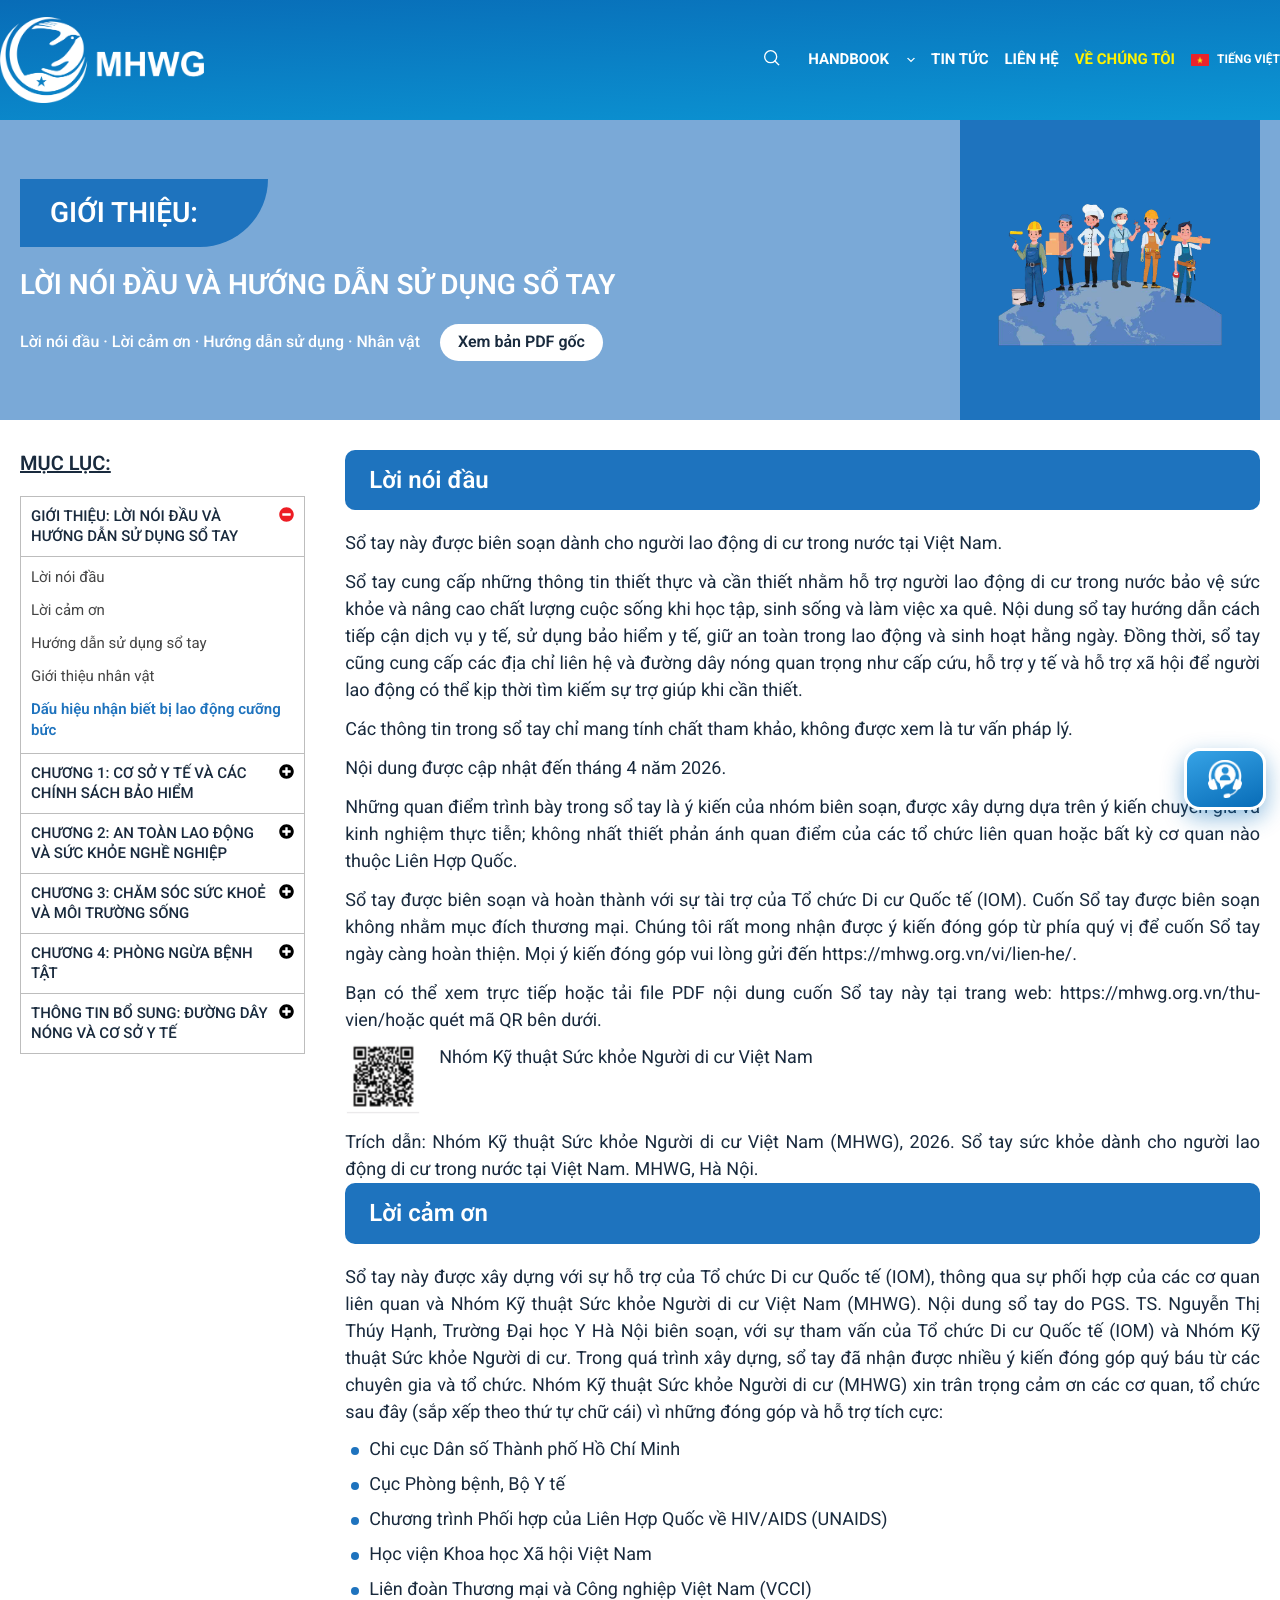
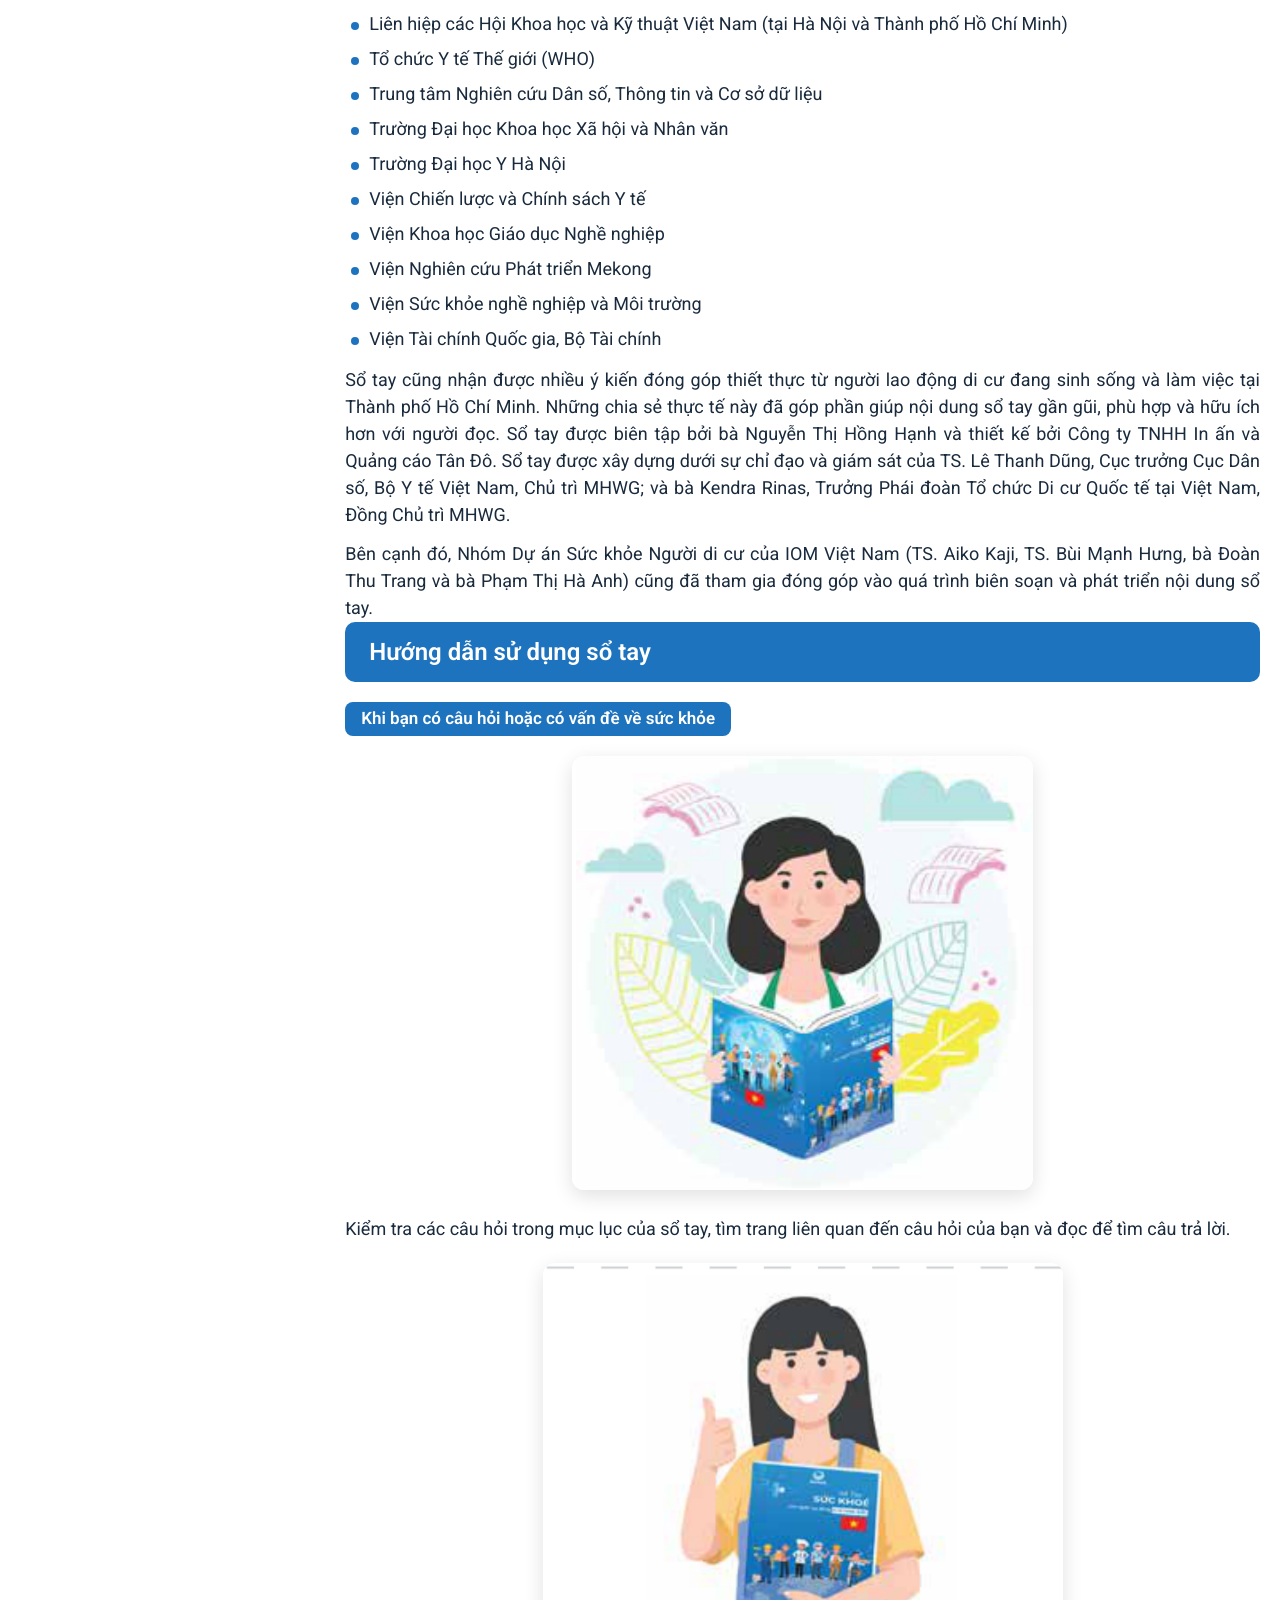
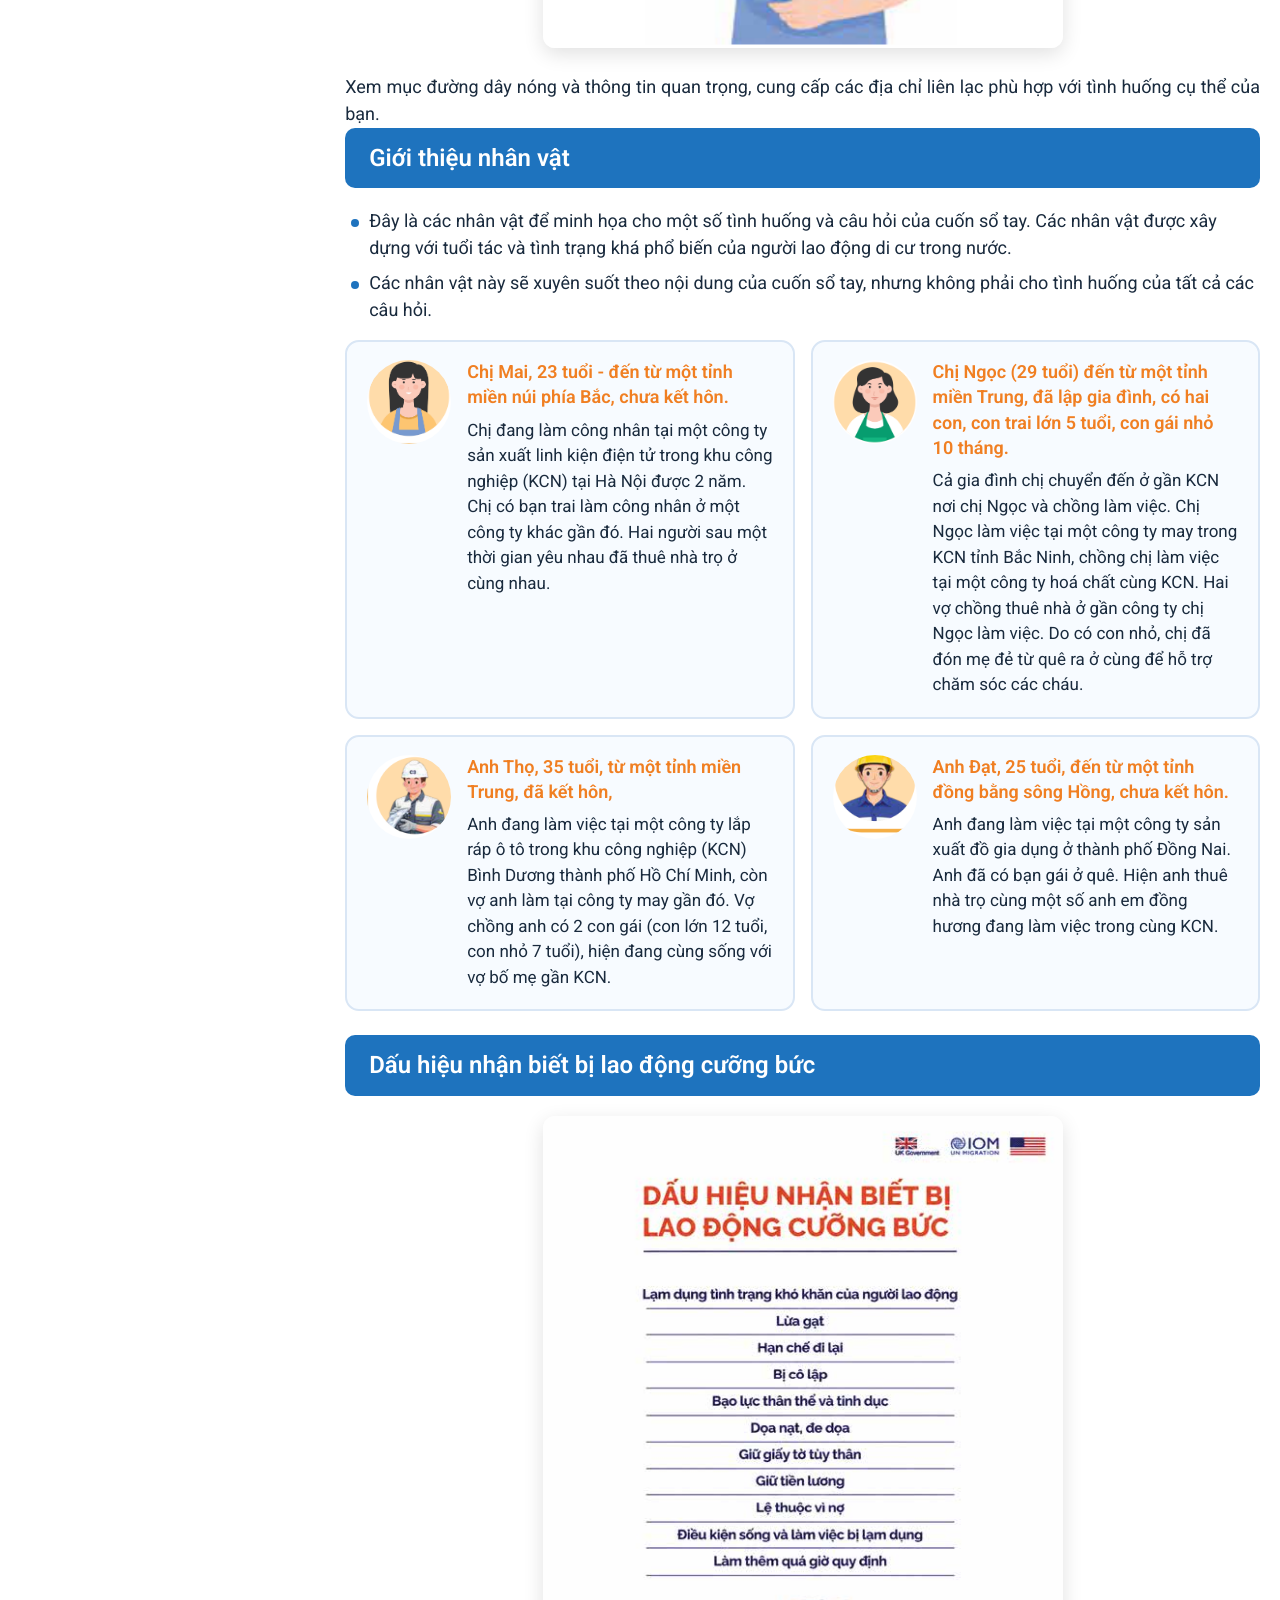
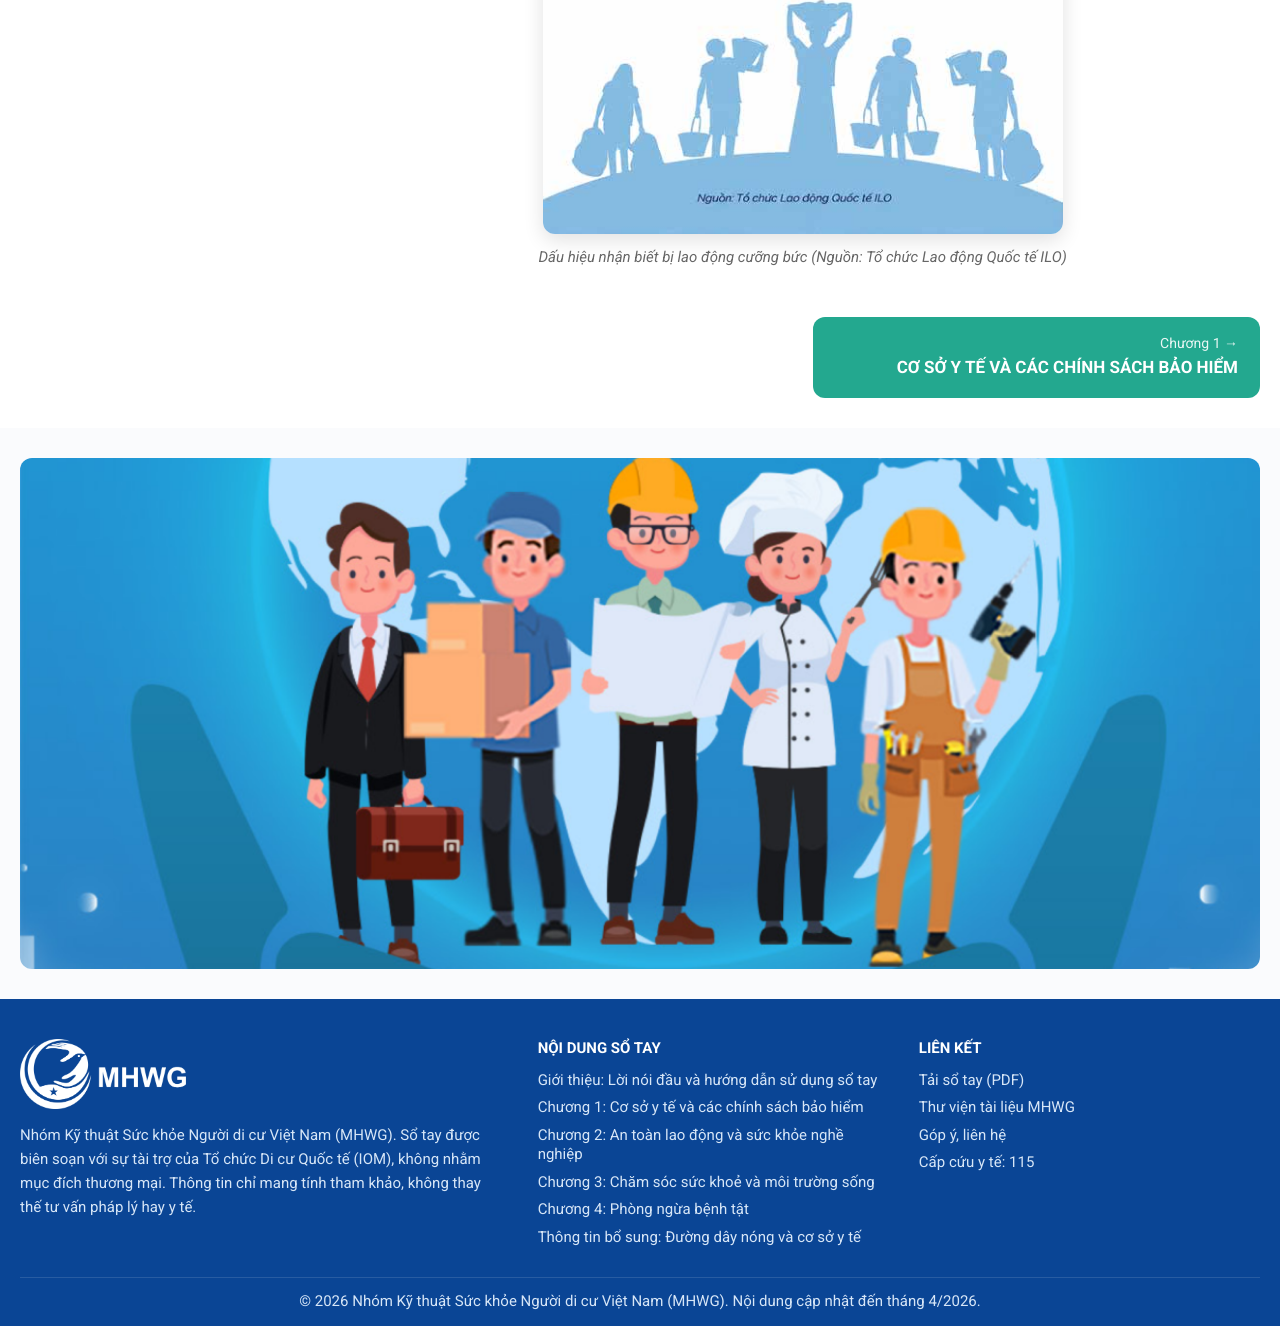
<file: gioi_thieu.html>
<!DOCTYPE html>
<html lang="vi">
    <head>
        <meta charset="UTF-8" />
        <meta http-equiv="X-UA-Compatible" content="IE=edge" />
        <meta name="viewport" content="width=device-width, initial-scale=1.0" />
        <meta name="description" content="Lời nói đầu, lời cảm ơn và hướng dẫn sử dụng Sổ tay sức khỏe cho người lao động di cư trong nước." />
        <!-- favicon -->
        <link rel="apple-touch-icon" sizes="57x57" href="./images/favicon/apple-icon-57x57.png" />
        <link rel="apple-touch-icon" sizes="60x60" href="./images/favicon/apple-icon-60x60.png" />
        <link rel="apple-touch-icon" sizes="72x72" href="./images/favicon/apple-icon-72x72.png" />
        <link rel="apple-touch-icon" sizes="76x76" href="./images/favicon/apple-icon-76x76.png" />
        <link rel="apple-touch-icon" sizes="114x114" href="./images/favicon/apple-icon-114x114.png" />
        <link rel="apple-touch-icon" sizes="120x120" href="./images/favicon/apple-icon-120x120.png" />
        <link rel="apple-touch-icon" sizes="144x144" href="./images/favicon/apple-icon-144x144.png" />
        <link rel="apple-touch-icon" sizes="152x152" href="./images/favicon/apple-icon-152x152.png" />
        <link rel="apple-touch-icon" sizes="180x180" href="./images/favicon/apple-icon-180x180.png" />
        <link rel="icon" type="image/png" sizes="192x192" href="./images/favicon/android-icon-192x192.png" />
        <link rel="icon" type="image/png" sizes="32x32" href="./images/favicon/favicon-32x32.png" />
        <link rel="icon" type="image/png" sizes="96x96" href="./images/favicon/favicon-96x96.png" />
        <link rel="icon" type="image/png" sizes="16x16" href="./images/favicon/favicon-16x16.png" />
        <meta name="msapplication-TileColor" content="#ffffff" />
        <meta name="msapplication-TileImage" content="./images/favicon/ms-icon-144x144.png" />
        <meta name="theme-color" content="#ffffff" />
        <!-- end favicon -->
        <title>Giới thiệu | Sổ tay sức khỏe cho người lao động di cư trong nước</title>
        <!-- font -->
        <link rel="preconnect" href="https://fonts.googleapis.com" />
        <link rel="preconnect" href="https://fonts.gstatic.com" crossorigin />
        <link href="https://fonts.googleapis.com/css2?family=Roboto:ital,wght@0,300;0,400;0,500;0,600;0,700;0,800;1,400&display=swap" rel="stylesheet" />
        <!-- end font -->
        <link rel="stylesheet" href="./css/style.css" />
    </head>

    <body>
        <!-- header -->
        <header id="header" class="header relative js__stickyHeader">
            <!-- pc -->
            <div class="header-container w-1290">
                <div class="header-top d-3xl-flex items-center justify-between">
                    <!-- logo -->
                    <div class="header-logo flex-0">
                        <a href="./index.html" class="header-logo__link"><img src="./images/logo-trang-1.png" alt="MHWG" class="header-logo__img"></a>
                    </div>
                    <!-- logo -->
                    <div class="header-right flex-1 d-3xl-flex items-center gap-24">
                        <!-- search -->
                        <div class="header-search js__searchContainer">
                            <div class="header-search__icon js__searchIcon">
                                <img src="./images/svg/search.svg" alt="Tìm kiếm">
                            </div>
                            <div class="header-search__wrapper js__searchContent">
                                <div class="header-search__close js__closeSearch">
                                    <img src="./images/svg/close-w.svg" alt="Đóng">
                                </div>
                                <div class="header-search__form">
                                    <form action="./tim_kiem.html" method="get" class="relative">
                                        <input type="text" name="s" class="search-input w-full h-full js__searchInput" placeholder="Tìm kiếm câu hỏi..." autocomplete="off">
                                        <button type="submit" class="search-btn" aria-label="Tìm kiếm">
                                            <svg class="ct-icon" aria-hidden="true" width="15" height="15" viewBox="0 0 15 15"><path d="M14.8,13.7L12,11c0.9-1.2,1.5-2.6,1.5-4.2c0-3.7-3-6.8-6.8-6.8S0,3,0,6.8s3,6.8,6.8,6.8c1.6,0,3.1-0.6,4.2-1.5l2.8,2.8c0.1,0.1,0.3,0.2,0.5,0.2s0.4-0.1,0.5-0.2C15.1,14.5,15.1,14,14.8,13.7z M1.5,6.8c0-2.9,2.4-5.2,5.2-5.2S12,3.9,12,6.8S9.6,12,6.8,12S1.5,9.6,1.5,6.8z" fill="currentColor"></path></svg>
                                        </button>
                                    </form>
                                </div>
                            </div>
                        </div>
                        <!-- end search -->
                        <!-- navbar -->
                        <ul class="navbar d-3xl-flex items-center gap-24">
                            <!-- item -->
                            <li class="navbar-item">
                                <div class="navbar-item__top d-3xl-flex items-center gap-10">
                                    <a href="./index.html" class="navbar-item__link">Handbook</a>
                                    <div class="navbar-item__icon">
                                        <svg class="ct-icon" width="8" height="8" viewBox="0 0 15 15"><path d="M2.1,3.2l5.4,5.4l5.4-5.4L15,4.3l-7.5,7.5L0,4.3L2.1,3.2z" fill="currentColor"></path></svg>
                                    </div>
                                </div>
                                <div class="navbar-dropdown-wrapper">
                                    <ul class="navbar-dropdown">
                                        <li class="navbar-dropdown__item fs-15">
                                            <a href="./gioi_thieu.html" class="navbar-dropdown__link">Giới thiệu: Lời nói đầu và hướng dẫn sử dụng sổ tay</a>
                                        </li>
                                        <li class="navbar-dropdown__item fs-15">
                                            <a href="./chapter_1.html" class="navbar-dropdown__link">Chương 1: Cơ sở y tế và các chính sách bảo hiểm</a>
                                        </li>
                                        <li class="navbar-dropdown__item fs-15">
                                            <a href="./chapter_2.html" class="navbar-dropdown__link">Chương 2: An toàn lao động và sức khỏe nghề nghiệp</a>
                                        </li>
                                        <li class="navbar-dropdown__item fs-15">
                                            <a href="./chapter_3.html" class="navbar-dropdown__link">Chương 3: Chăm sóc sức khoẻ và môi trường sống</a>
                                        </li>
                                        <li class="navbar-dropdown__item fs-15">
                                            <a href="./chapter_4.html" class="navbar-dropdown__link">Chương 4: Phòng ngừa bệnh tật</a>
                                        </li>
                                        <li class="navbar-dropdown__item fs-15">
                                            <a href="./thong_tin_bo_sung.html" class="navbar-dropdown__link">Thông tin bổ sung: Đường dây nóng và cơ sở y tế</a>
                                        </li>
                                    </ul>
                                </div>
                            </li>
                            <!-- end item -->
                            <!-- item -->
                            <li class="navbar-item">
                                <div class="navbar-item__top d-3xl-flex items-center gap-10">
                                    <a href="https://mhwg.org.vn/" class="navbar-item__link" target="_blank" rel="noopener">Tin tức</a>
                                </div>
                            </li>
                            <!-- end item -->
                            <!-- item -->
                            <li class="navbar-item">
                                <div class="navbar-item__top d-3xl-flex items-center gap-10">
                                    <a href="https://mhwg.org.vn/vi/lien-he/" class="navbar-item__link" target="_blank" rel="noopener">Liên hệ</a>
                                </div>
                            </li>
                            <!-- end item -->
                            <!-- item -->
                            <li class="navbar-item active">
                                <div class="navbar-item__top d-3xl-flex items-center gap-10">
                                    <a href="./gioi_thieu.html" class="navbar-item__link">Về chúng tôi</a>
                                </div>
                            </li>
                            <!-- end item -->
                            <!-- item -->
                            <li class="navbar-item navbar-item-languageWrapper">
                                <div class="navbar-item__top d-3xl-flex items-center gap-10">
                                    <a href="./index.html" class="navbar-item__link navbar-item__language">
                                        <div class="navbar-item__flag-icon">
                                            <img src="./images/flag-vi.png" alt="">
                                        </div>
                                        <span class="navbar-item__text">Tiếng việt</span>
                                    </a>
                                </div>
                            </li>
                            <!-- end item -->
                        </ul>
                        <!-- end navbar -->

                        <!-- menu mobile -->
                        <div class="sub-menu d-3xl-none d-lg-block">
                            <!-- icon bar -->
                            <div class="icon-bar js__clickShowMenuMb px-15 py-10">
                                <img src="./images/svg/bar-w.svg" alt="Menu">
                            </div>
                            <!-- end icon bar -->
                            <!-- content -->
                            <div class="sub-menu__content">
                                <!-- close -->
                                <div class="sub-menu__close js__closeSubMenu h-56 p-4 mb-8 d-3xl-flex items-center text-white">
                                    <img src="./images/svg/close-w.svg" alt="Đóng">
                                </div>
                                <!-- end close -->

                                <div class="sub-menu__container">
                                    <!-- list -->
                                    <div class="sub-menu__list">
                                        <!-- item -->
                                        <div class="sub-menu__item">
                                            <!-- heading -->
                                            <div class="heading-sub js__dropDown d-3xl-flex items-center justify-between px-16 py-8 text-white">
                                                <a href="./index.html" class="heading-sub__title fs-16 fw-500">Handbook</a>
                                                <div class="heading-sub__arrow">
                                                    <img src="./images/svg/arrow-down-w.svg" alt="">
                                                </div>
                                            </div>
                                            <!-- end heading -->
                                            <!-- sub menu list -->
                                            <ul class="list-sub js__listSubMenu">
                                                <li class="item-sub">
                                                    <a href="./gioi_thieu.html" class="item-sub__link fs-16">Giới thiệu: Lời nói đầu và hướng dẫn sử dụng sổ tay</a>
                                                </li>
                                                <li class="item-sub">
                                                    <a href="./chapter_1.html" class="item-sub__link fs-16">Chương 1: Cơ sở y tế và các chính sách bảo hiểm</a>
                                                </li>
                                                <li class="item-sub">
                                                    <a href="./chapter_2.html" class="item-sub__link fs-16">Chương 2: An toàn lao động và sức khỏe nghề nghiệp</a>
                                                </li>
                                                <li class="item-sub">
                                                    <a href="./chapter_3.html" class="item-sub__link fs-16">Chương 3: Chăm sóc sức khoẻ và môi trường sống</a>
                                                </li>
                                                <li class="item-sub">
                                                    <a href="./chapter_4.html" class="item-sub__link fs-16">Chương 4: Phòng ngừa bệnh tật</a>
                                                </li>
                                                <li class="item-sub">
                                                    <a href="./thong_tin_bo_sung.html" class="item-sub__link fs-16">Thông tin bổ sung: Đường dây nóng và cơ sở y tế</a>
                                                </li>
                                            </ul>
                                            <!-- end sub menu list -->
                                        </div>
                                        <!-- end item -->
                                        <!-- item -->
                                        <div class="sub-menu__item">
                                            <div class="heading-sub d-3xl-flex items-center justify-between px-16 py-8 text-white">
                                                <a href="https://mhwg.org.vn/" class="heading-sub__title fs-16 fw-500" target="_blank" rel="noopener">Tin tức</a>
                                            </div>
                                        </div>
                                        <!-- end item -->
                                        <!-- item -->
                                        <div class="sub-menu__item">
                                            <div class="heading-sub d-3xl-flex items-center justify-between px-16 py-8 text-white">
                                                <a href="https://mhwg.org.vn/vi/lien-he/" class="heading-sub__title fs-16 fw-500" target="_blank" rel="noopener">Liên hệ</a>
                                            </div>
                                        </div>
                                        <!-- end item -->
                                        <!-- item -->
                                        <div class="sub-menu__item">
                                            <div class="heading-sub d-3xl-flex items-center justify-between px-16 py-8 text-white">
                                                <a href="./gioi_thieu.html" class="heading-sub__title fs-16 fw-500">Về chúng tôi</a>
                                            </div>
                                        </div>
                                        <!-- end item -->
                                    </div>
                                    <!-- end list -->
                                </div>
                            </div>
                            <!-- end content -->
                            <div class="overlay js__overlay"></div>
                        </div>
                        <!-- end menu mobile -->
                    </div>
                </div>
            </div>
            <!-- end pc -->
        </header>
        <!-- end header -->
        <!-- main -->
        <main id="main" class="main">

            <!-- chapter primary -->
            <section class="chapter-primary chapter-primary--0 relative z-20 over-hidden w-wrapper">
                <div class="chapter-primary__container w-1290 d-3xl-flex items-center justify-between">
                    <!-- content -->
                    <div class="chapter-primary__content flex-1">
                        <h1 class="chapter-primary__heading text-white fw-600 uppercase"><span class="chapter-primary__heading-inner">Giới thiệu:</span></h1>
                        <h2 class="chapter-primary__title text-white fw-600 uppercase">Lời nói đầu và hướng dẫn sử dụng sổ tay</h2>
                        <div class="chapter-primary__meta"><span>Lời nói đầu · Lời cảm ơn · Hướng dẫn sử dụng · Nhân vật</span><a href="./document/so-tay-suc-khoe-nguoi-lao-dong-di-cu.pdf#page=5" target="_blank" rel="noopener">Xem bản PDF gốc</a></div>
                    </div>
                    <!-- end content -->
                    <!-- img -->
                    <div class="chapter-primary__img flex-0">
                        <img src="./images/chuong-0-1.png" width="720" height="491" alt="">
                    </div>
                    <!-- end img -->
                </div>
            </section>
            <!-- end chapter primary -->

            <!-- chapter secondary -->
            <section class="chapter-secondary relative z-20 w-wrapper">
                <div class="chapter-secondary__container w-1290 d-3xl-flex">
                    <!-- left -->
                    <div class="chapter-secondary__left flex-0 text-gray-192">
                        <!-- mb -->
                        <div class="chapter-secondary__menuFix d-3xl-none d-lg-block js__openTableOfContent">
                            <a href="#" class="chapter-secondary__menuFixLink">
                                <div class="chapter-secondary__menuFixIcon">
                                    <img src="./images/svg/bar-w.svg" alt="">
                                </div>
                                <span class="chapter-secondary__menuFixText">Mục lục</span>
                            </a>
                        </div>
                        <!-- end mb -->
                        <!-- pc -->
                        <div class="chapter-secondary__tableOfContent js__tableOfContentBox">
                            <div class="tableOfContent-close js__closeTableOfContent">&times;</div>
                            <h2 class="tableOfContent-headingParent fw-600 fs-20 uppercase">Mục lục:</h2>
                            <ul class="tableOfContent-content">
                                <!-- item -->
                                <li class="tableOfContent-item active js__tableOfContentItem">
                                    <div class="tableOfContent-heading js__tableOfContentHeading">
                                        <h3 class="tableOfContent-title">Giới thiệu: Lời nói đầu và hướng dẫn sử dụng sổ tay</h3>
                                        <div class="tableOfContent-icon">
                                            <img src="./images/svg/plus_2.svg" alt="" class="plus">
                                            <img src="./images/svg/minus_2.svg" alt="" class="minus">
                                        </div>
                                    </div>
                                    <ul class="tableOfContent-dropdown js__tableOfContentDropdown">
                                        <li class="tableOfContent-dropdown__item">
                                            <a href="#gioi-thieu__1" class="tableOfContent-dropdown__link">Lời nói đầu</a>
                                        </li>
                                        <li class="tableOfContent-dropdown__item">
                                            <a href="#gioi-thieu__2" class="tableOfContent-dropdown__link">Lời cảm ơn</a>
                                        </li>
                                        <li class="tableOfContent-dropdown__item">
                                            <a href="#gioi-thieu__3" class="tableOfContent-dropdown__link">Hướng dẫn sử dụng sổ tay</a>
                                        </li>
                                        <li class="tableOfContent-dropdown__item">
                                            <a href="#gioi-thieu__4" class="tableOfContent-dropdown__link">Giới thiệu nhân vật</a>
                                        </li>
                                        <li class="tableOfContent-dropdown__item">
                                            <a href="#gioi-thieu__5" class="tableOfContent-dropdown__link">Dấu hiệu nhận biết bị lao động cưỡng bức</a>
                                        </li>
                                    </ul>
                                </li>
                                <!-- end item -->
                                <!-- item -->
                                <li class="tableOfContent-item js__tableOfContentItem">
                                    <div class="tableOfContent-heading js__tableOfContentHeading">
                                        <h3 class="tableOfContent-title">Chương 1: Cơ sở y tế và các chính sách bảo hiểm</h3>
                                        <div class="tableOfContent-icon">
                                            <img src="./images/svg/plus_2.svg" alt="" class="plus">
                                            <img src="./images/svg/minus_2.svg" alt="" class="minus">
                                        </div>
                                    </div>
                                    <ul class="tableOfContent-dropdown js__tableOfContentDropdown">
                                        <li class="tableOfContent-dropdown__item">
                                            <a href="./chapter_1.html#chapter-1__1" class="tableOfContent-dropdown__link">Câu 1. Tôi là người lao động của một công ty, hiện đang gặp vấn đề sức khoẻ và muốn đi khám bệnh. Tôi có thể khám, chữa bệnh ở đâu?</a>
                                        </li>
                                        <li class="tableOfContent-dropdown__item">
                                            <a href="./chapter_1.html#chapter-1__2" class="tableOfContent-dropdown__link">Câu 2. Trước khi đi khám, nếu có thắc mắc, tôi có thể hỏi thông tin từ ai?</a>
                                        </li>
                                        <li class="tableOfContent-dropdown__item">
                                            <a href="./chapter_1.html#chapter-1__3" class="tableOfContent-dropdown__link">Câu 3. Khi đi khám, tôi cần mang theo giấy tờ gì?</a>
                                        </li>
                                        <li class="tableOfContent-dropdown__item">
                                            <a href="./chapter_1.html#chapter-1__4" class="tableOfContent-dropdown__link">Câu 4. Nếu tôi được chẩn đoán mắc bệnh mà cần phải nằm viện điều trị, tôi sẽ phải làm gì?</a>
                                        </li>
                                        <li class="tableOfContent-dropdown__item">
                                            <a href="./chapter_1.html#chapter-1__5" class="tableOfContent-dropdown__link">Câu 5. Nếu bệnh tình của tôi không tiến triển, tôi có thể chuyển sang điều trị tại một bệnh viện hoặc cơ sở y tế khác không?</a>
                                        </li>
                                        <li class="tableOfContent-dropdown__item">
                                            <a href="./chapter_1.html#chapter-1__6" class="tableOfContent-dropdown__link">Câu 6. Tôi cần làm gì để được chuyển viện?</a>
                                        </li>
                                        <li class="tableOfContent-dropdown__item">
                                            <a href="./chapter_1.html#chapter-1__7" class="tableOfContent-dropdown__link">Câu 7. Làm thế nào để mua thuốc? Tôi có thể mua thuốc trực tiếp tại nhà thuốc, trên website hoặc ứng dụng di động mà không cần đơn thuốc của bác sĩ được không?</a>
                                        </li>
                                        <li class="tableOfContent-dropdown__item">
                                            <a href="./chapter_1.html#chapter-1__8" class="tableOfContent-dropdown__link">Câu 8. Tôi thấy trên các trang mạng xã hội như Facebook và YouTube có nhiều quảng cáo về các phương pháp chữa bệnh, gồm cả thuốc tây y và đông y. Tôi có nên tin tưởng và liên hệ với những nguồn thông tin này không?</a>
                                        </li>
                                        <li class="tableOfContent-dropdown__item">
                                            <a href="./chapter_1.html#chapter-1__9" class="tableOfContent-dropdown__link">Câu 9. Tôi từ nơi khác tới làm việc và có ký hợp đồng lao động với công ty. Vậy sau bao lâu làm việc tại công ty thì tôi được đóng BHXH bắt buộc?</a>
                                        </li>
                                        <li class="tableOfContent-dropdown__item">
                                            <a href="./chapter_1.html#chapter-1__10" class="tableOfContent-dropdown__link">Câu 10. Tôi có được đăng ký tham gia bảo hiểm xã hội bắt buộc và bảo hiểm thất nghiệp không? Nếu được thì ai sẽ đăng ký cho tôi và số tiền tôi phải đóng hàng tháng được tính như thế nào?</a>
                                        </li>
                                        <li class="tableOfContent-dropdown__item">
                                            <a href="./chapter_1.html#chapter-1__11" class="tableOfContent-dropdown__link">Câu 11. Tôi có thể kiểm tra bằng cách nào để biết mình đã được công ty đăng ký tham gia BHXH bắt buộc và bảo hiểm thất nghiệp hay chưa, cũng như việc đóng bảo hiểm đã đúng và đủ hay không?</a>
                                        </li>
                                        <li class="tableOfContent-dropdown__item">
                                            <a href="./chapter_1.html#chapter-1__12" class="tableOfContent-dropdown__link">Câu 12. Công ty đã đăng ký cho tôi tham gia BHXH bắt buộc. Vậy tôi có thể hưởng các chế độ, trợ cấp như thế nào và các chế độ đó bao gồm những gì?</a>
                                        </li>
                                        <li class="tableOfContent-dropdown__item">
                                            <a href="./chapter_1.html#chapter-1__13" class="tableOfContent-dropdown__link">Câu 13. Trong trường hợp người lao động gặp tai nạn giao thông nghiêm trọng, họ có được bảo hiểm xã hội bắt buộc chi trả không?</a>
                                        </li>
                                        <li class="tableOfContent-dropdown__item">
                                            <a href="./chapter_1.html#chapter-1__14" class="tableOfContent-dropdown__link">Câu 14. Tôi là người lao động đã làm việc và tham gia đóng BHXH bắt buộc tại công ty được 15 năm. Do vấn đề sức khỏe, tôi không thể tiếp tục làm việc. Vậy tôi có thể nghỉ việc không? Nếu nghỉ việc, tôi có được hưởng chế độ bảo hiểm tương ứng với thời gian đã đóng trong 15 năm qua không?</a>
                                        </li>
                                        <li class="tableOfContent-dropdown__item">
                                            <a href="./chapter_1.html#chapter-1__15" class="tableOfContent-dropdown__link">Câu 15. Nếu tôi bị bệnh ung thư vú, tôi được hưởng quyền lợi gì từ các loại bảo hiểm bắt buộc?</a>
                                        </li>
                                        <li class="tableOfContent-dropdown__item">
                                            <a href="./chapter_1.html#chapter-1__16" class="tableOfContent-dropdown__link">Câu 16. Tôi đã ký hợp đồng lao động không xác định thời hạn với công ty, vậy tôi có được đóng bảo hiểm y tế bắt buộc không? Ai là người đóng, tôi hay công ty?</a>
                                        </li>
                                        <li class="tableOfContent-dropdown__item">
                                            <a href="./chapter_1.html#chapter-1__17" class="tableOfContent-dropdown__link">Câu 17. Nếu tôi bị ốm và muốn đi khám bệnh, tôi cần làm gì để có thể sử dụng thẻ bảo hiểm y tế tại các cơ sở y tế? Những dịch vụ y tế nào sẽ được bảo hiểm y tế chi trả?</a>
                                        </li>
                                        <li class="tableOfContent-dropdown__item">
                                            <a href="./chapter_1.html#chapter-1__18" class="tableOfContent-dropdown__link">Câu 18. (Chị Ngọc, 29 tuổi): Tôi đã đi khám bệnh bác sĩ chẩn đoán bị viêm phổi và chỉ định tôi vào viện điều trị nội trú (theo bác sĩ nói tôi sẽ nằm viện 5-7 ngày). Tôi muốn biết những dịch vụ y tế nào khi điều trị nội trú được bảo hiểm y tế chi trả?</a>
                                        </li>
                                        <li class="tableOfContent-dropdown__item">
                                            <a href="./chapter_1.html#chapter-1__19" class="tableOfContent-dropdown__link">Câu 19. Nếu có thắc mắc hay cần giải thích về bảo hiểm y tế thì tôi nên liên hệ với ai?</a>
                                        </li>
                                        <li class="tableOfContent-dropdown__item">
                                            <a href="./chapter_1.html#chapter-1__20" class="tableOfContent-dropdown__link">Câu 20. (Anh Thọ, 35 tuổi): Hiện tại tôi đang điều trị nội trú cho chứng đau lưng ở bệnh viện, nhưng tình trạng bệnh không thuyên giảm và được bác sĩ chỉ định chuyển đến một bệnh viện khác. Trong trường hợp này bảo hiểm y tế có tiếp tục chi trả chi phí chữa bệnh sau khi tôi chuyển đến bệnh viện khác không?</a>
                                        </li>
                                        <li class="tableOfContent-dropdown__item">
                                            <a href="./chapter_1.html#chapter-1__21" class="tableOfContent-dropdown__link">Câu 21. Tôi là lao động nữ đang làm việc cho một công ty, đã tham gia BHXH bắt buộc và bảo hiểm y tế, hiện đang mang thai. Nếu sinh con ở bệnh viện công lập, tôi sẽ được bảo hiểm chi trả như thế nào?</a>
                                        </li>
                                        <li class="tableOfContent-dropdown__item">
                                            <a href="./chapter_1.html#chapter-1__22" class="tableOfContent-dropdown__link">Câu 22. Mức hưởng bảo hiểm sinh con tại bệnh viện trái tuyến và bệnh viện tư có khác nhau không?</a>
                                        </li>
                                        <li class="tableOfContent-dropdown__item">
                                            <a href="./chapter_1.html#chapter-1__23" class="tableOfContent-dropdown__link">Câu 23. Chị Ngọc (29 tuổi, công nhân may tại Bắc Ninh, có hai con nhỏ). Chị Ngọc muốn biết quyền lợi của lao động nữ khi có con nhỏ.</a>
                                        </li>
                                    </ul>
                                </li>
                                <!-- end item -->
                                <!-- item -->
                                <li class="tableOfContent-item js__tableOfContentItem">
                                    <div class="tableOfContent-heading js__tableOfContentHeading">
                                        <h3 class="tableOfContent-title">Chương 2: An toàn lao động và sức khỏe nghề nghiệp</h3>
                                        <div class="tableOfContent-icon">
                                            <img src="./images/svg/plus_2.svg" alt="" class="plus">
                                            <img src="./images/svg/minus_2.svg" alt="" class="minus">
                                        </div>
                                    </div>
                                    <ul class="tableOfContent-dropdown js__tableOfContentDropdown">
                                        <li class="tableOfContent-dropdown__item">
                                            <a href="./chapter_2.html#chapter-2__1" class="tableOfContent-dropdown__link">Câu 24. Tôi có thể yêu cầu công ty luôn cung cấp đầy đủ găng tay bảo hộ lao động không?</a>
                                        </li>
                                        <li class="tableOfContent-dropdown__item">
                                            <a href="./chapter_2.html#chapter-2__2" class="tableOfContent-dropdown__link">Câu 25. Tôi làm trong một công ty cơ khí, bị ô nhiễm tiếng ồn với cường độ cao. Tôi nên làm gì để bảo vệ được bản thân và những người lao động khác tránh được tiếng ồn?</a>
                                        </li>
                                        <li class="tableOfContent-dropdown__item">
                                            <a href="./chapter_2.html#chapter-2__3" class="tableOfContent-dropdown__link">Câu 26. Tôi có thể được cung câp thông tin rõ ràng về qui định an toàn lao động (ATLĐ) và trách nhiệm của doanh nghiệp khi bắt đầu làm việc ở một công ty không?</a>
                                        </li>
                                        <li class="tableOfContent-dropdown__item">
                                            <a href="./chapter_2.html#chapter-2__4" class="tableOfContent-dropdown__link">Câu 27. Khi làm việc theo hợp đồng lao động, tôi có được tham gia đào tạo hoặc huấn luyện về an toàn lao động không?</a>
                                        </li>
                                        <li class="tableOfContent-dropdown__item">
                                            <a href="./chapter_2.html#chapter-2__5" class="tableOfContent-dropdown__link">Câu 28. Tôi đang làm việc theo hợp đồng lao động. Nếu trong quá trình làm việc xảy ra tai nạn bị thương nặng thì tôi nên làm gì? Tôi nên liên hệ với ai để được hỗ trợ?</a>
                                        </li>
                                        <li class="tableOfContent-dropdown__item">
                                            <a href="./chapter_2.html#chapter-2__6" class="tableOfContent-dropdown__link">Câu 29. Nếu tôi bị tai nạn lao động tại nơi làm việc và phải nhập viện điều trị, tôi sẽ được hưởng những hỗ trợ gì? Chi phí điều trị sẽ do ai chi trả?</a>
                                        </li>
                                        <li class="tableOfContent-dropdown__item">
                                            <a href="./chapter_2.html#chapter-2__7" class="tableOfContent-dropdown__link">Câu 30. Trong trường hợp tôi bị ốm đau hoặc tai nạn lao động, tôi có được nghỉ việc và hưởng chế độ có lương không?</a>
                                        </li>
                                        <li class="tableOfContent-dropdown__item">
                                            <a href="./chapter_2.html#chapter-2__8" class="tableOfContent-dropdown__link">Câu 31. Nếu tôi bị chấn thương do tai nạn lao động và không thể tiếp tục làm công việc hiện tại, liệu công ty có sắp xếp cho tôi làm việc ở vị trí khác phù hợp hơn không?</a>
                                        </li>
                                        <li class="tableOfContent-dropdown__item">
                                            <a href="./chapter_2.html#chapter-2__9" class="tableOfContent-dropdown__link">Câu 32. Nếu tôi bị chấn thương do tai nạn lao động và không thể tiếp tục làm công việc hiện tại, tôi có được bồi thường không? Thủ tục bồi thường như thế nào?</a>
                                        </li>
                                        <li class="tableOfContent-dropdown__item">
                                            <a href="./chapter_2.html#chapter-2__10" class="tableOfContent-dropdown__link">Câu 33. Đồng nghiệp của tôi không may qua đời do tai nạn lao động tại công ty. Chủ công ty và BHXH có phải bồi thường cho anh ấy không?</a>
                                        </li>
                                        <li class="tableOfContent-dropdown__item">
                                            <a href="./chapter_2.html#chapter-2__11" class="tableOfContent-dropdown__link">Câu 34. Thủ tục bồi thường sẽ được thực hiện như thế nào?</a>
                                        </li>
                                        <li class="tableOfContent-dropdown__item">
                                            <a href="./chapter_2.html#chapter-2__12" class="tableOfContent-dropdown__link">Câu 35. Trong trường hợp phải điều trị tại bệnh viện, tôi sẽ được hưởng chế độ bảo hiểm như thế nào?</a>
                                        </li>
                                        <li class="tableOfContent-dropdown__item">
                                            <a href="./chapter_2.html#chapter-2__13" class="tableOfContent-dropdown__link">Câu 36. Tôi có được khám sức khỏe định kỳ nếu làm việc theo hợp đồng bán thời gian hoặc thời vụ không?</a>
                                        </li>
                                        <li class="tableOfContent-dropdown__item">
                                            <a href="./chapter_2.html#chapter-2__14" class="tableOfContent-dropdown__link">Câu 37. Khám sức khỏe định kỳ cho người lao động (cả nam giới và nữ giới) sẽ bao gồm thăm khám và xét nghiệm nào?</a>
                                        </li>
                                        <li class="tableOfContent-dropdown__item">
                                            <a href="./chapter_2.html#chapter-2__15" class="tableOfContent-dropdown__link">Câu 38. Tôi làm công việc liên quan tới hóa chất và chất độc hại tại nhà máy. Tôi có được khám sức khỏe định kỳ thường xuyên hơn không? Ngoài ra, nếu mắc bệnh nghề nghiệp, tôi sẽ được hưởng những quyền lợi và hỗ trợ nào?</a>
                                        </li>
                                        <li class="tableOfContent-dropdown__item">
                                            <a href="./chapter_2.html#chapter-2__16" class="tableOfContent-dropdown__link">Câu 39. Anh Thọ hỏi: Bạn anh là một người làm trong nhà máy sản xuất xi-măng 3 năm, bị bệnh bụi phổi. Như vậy có phải bệnh nghề nghiệp không?</a>
                                        </li>
                                        <li class="tableOfContent-dropdown__item">
                                            <a href="./chapter_2.html#chapter-2__17" class="tableOfContent-dropdown__link">Câu 40. Nếu đúng là bệnh nghề nghiệp, thì bạn anh được hưởng những quyền lợi gì?</a>
                                        </li>
                                        <li class="tableOfContent-dropdown__item">
                                            <a href="./chapter_2.html#chapter-2__18" class="tableOfContent-dropdown__link">Câu 41. Tôi là Mai, 23 tuổi, người lao động đến từ một tỉnh phía Bắc chưa kết hôn, làm trong công ty linh kiện điện tử của nước ngoài được hai năm. Quản lý trực tiếp tôi là người Việt Nam. Người quản lý này thường la mắng và đối xử bất công với tôi tại nơi làm việc do tôi không đồng ý một số yêu cầu khiếm nhã của ông ấy. Tôi nên làm gì trong trường hợp này?</a>
                                        </li>
                                        <li class="tableOfContent-dropdown__item">
                                            <a href="./chapter_2.html#chapter-2__19" class="tableOfContent-dropdown__link">Câu 42. Tôi thường xuyên bị một đồng nghiệp nam cư xử rất khó chịu và hay nhận xét các bộ phận nhạy cảm của tôi và đồng nghiệp nữ tại nơi làm việc. Đây có phải là hành vi quấy rối tình dục không?</a>
                                        </li>
                                        <li class="tableOfContent-dropdown__item">
                                            <a href="./chapter_2.html#chapter-2__20" class="tableOfContent-dropdown__link">Câu 43. Tôi và các bạn nữ bị anh ta cư xử như vậy, chúng tôi nên làm gì?</a>
                                        </li>
                                        <li class="tableOfContent-dropdown__item">
                                            <a href="./chapter_2.html#chapter-2__21" class="tableOfContent-dropdown__link">Câu 44. Bạn tôi làm trong một nhà hàng của một công ty khá nổi tiếng. Cô ấy thường bị khách hàng quấy rối tình dục (có hành vi đụng chạm không phù hợp, rủ đi chơi, thậm chí gạ gẫm qua đêm) khiến cô ấy cảm thấy bị xúc phạm. Tôi nên khuyên bạn tôi làm gì?</a>
                                        </li>
                                        <li class="tableOfContent-dropdown__item">
                                            <a href="./chapter_2.html#chapter-2__22" class="tableOfContent-dropdown__link">Câu 45. Bạn của chị Ngọc làm giúp việc cho một gia đình. Gần đây, ông chủ có hành vi cố tình chạm vào mông, kèm theo những lời nói đùa cợt, gạ gẫm đi chơi. Hành vi này của ông chủ có phải là bình thường không? Bạn của chị Ngọc rất lo lắng, chị ấy nên làm gì?</a>
                                        </li>
                                        <li class="tableOfContent-dropdown__item">
                                            <a href="./chapter_2.html#chapter-2__23" class="tableOfContent-dropdown__link">Câu 46. Bạn gái của Mai cho biết cô ấy đã bị bạn trai ép quan hệ tình dục trong khi bạn ấy chưa sẵn sàng cho việc này, hiện bạn ấy rất lo lắng. Trong trường hợp này, có phải bạo lực tình dục không?</a>
                                        </li>
                                        <li class="tableOfContent-dropdown__item">
                                            <a href="./chapter_2.html#chapter-2__24" class="tableOfContent-dropdown__link">Câu 47. Bạn của tôi cần phải làm gì trong trường hợp này?</a>
                                        </li>
                                    </ul>
                                </li>
                                <!-- end item -->
                                <!-- item -->
                                <li class="tableOfContent-item js__tableOfContentItem">
                                    <div class="tableOfContent-heading js__tableOfContentHeading">
                                        <h3 class="tableOfContent-title">Chương 3: Chăm sóc sức khoẻ và môi trường sống</h3>
                                        <div class="tableOfContent-icon">
                                            <img src="./images/svg/plus_2.svg" alt="" class="plus">
                                            <img src="./images/svg/minus_2.svg" alt="" class="minus">
                                        </div>
                                    </div>
                                    <ul class="tableOfContent-dropdown js__tableOfContentDropdown">
                                        <li class="tableOfContent-dropdown__item">
                                            <a href="./chapter_3.html#chapter-3__1" class="tableOfContent-dropdown__link">Câu 48. Anh Đạt hỏi: Tôi chưa kết hôn nhưng có nhu cầu quan hệ tình dục. Khi quan hệ, tôi cần làm gì để đảm bảo an toàn?</a>
                                        </li>
                                        <li class="tableOfContent-dropdown__item">
                                            <a href="./chapter_3.html#chapter-3__2" class="tableOfContent-dropdown__link">Câu 49. Tại sao cần sử dụng bao cao su đúng cách? Sử dụng bao cao su đúng cách là như thế nào?</a>
                                        </li>
                                        <li class="tableOfContent-dropdown__item">
                                            <a href="./chapter_3.html#chapter-3__3" class="tableOfContent-dropdown__link">Câu 50. Sau khi quan hệ tình dục với bạn gái, tôi thấy bị đau khi đi tiểu. Tôi gặp vấn đề gì?</a>
                                        </li>
                                        <li class="tableOfContent-dropdown__item">
                                            <a href="./chapter_3.html#chapter-3__4" class="tableOfContent-dropdown__link">Câu 51. Tôi là Mai, chưa kết hôn. Tôi và bạn trai có quan hệ tình dục nhưng chưa muốn có thai. Ngoài việc dùng bao cao su, nam và nữ thanh niên có thể áp dụng biện pháp tránh thai nào khác?</a>
                                        </li>
                                        <li class="tableOfContent-dropdown__item">
                                            <a href="./chapter_3.html#chapter-3__5" class="tableOfContent-dropdown__link">Câu 52. Nếu đi khám, tôi nên đến đâu?</a>
                                        </li>
                                        <li class="tableOfContent-dropdown__item">
                                            <a href="./chapter_3.html#chapter-3__6" class="tableOfContent-dropdown__link">Câu 53. Nếu tôi được chẩn đoán là mắc một trong các bệnh lây truyền qua đường tình dục, tôi có thể tự điều trị được không? Nếu không chữa trị các bệnh lây truyền qua đường tình dục cẩn thận, tôi có thể bị hậu quả gì?</a>
                                        </li>
                                        <li class="tableOfContent-dropdown__item">
                                            <a href="./chapter_3.html#chapter-3__7" class="tableOfContent-dropdown__link">Câu 54. Anh Đạt hỏi: Làm thế nào để tôi có thể bảo vệ bản thân khỏi các bệnh lây truyền qua đường tình dục?</a>
                                        </li>
                                        <li class="tableOfContent-dropdown__item">
                                            <a href="./chapter_3.html#chapter-3__8" class="tableOfContent-dropdown__link">Câu 55. Anh Đạt hỏi: Bạn tôi làm cùng công ty và mới đi xét nghiệm máu được thông báo là đã nhiễm HIV (anh ấy lo sợ không dám nói với ai). Liệu bạn tôi có cần phải thông báo với người quản lý hoặc người sử dụng lao động) không?</a>
                                        </li>
                                        <li class="tableOfContent-dropdown__item">
                                            <a href="./chapter_3.html#chapter-3__9" class="tableOfContent-dropdown__link">Câu 56. Tôi là Đạt. Tôi đã có người yêu ở quê và gần đây tôi có quan hệ tình dục với một cô gái (tôi có quen nhưng không biết nhiều về cô ấy). Tôi đang rất lo sợ bị mắc bệnh lây truyền qua đường tình dục do mối quan hệ này. Tôi có thể bị mắc bệnh gì khi tôi có quan hệ tình dục như vậy?</a>
                                        </li>
                                        <li class="tableOfContent-dropdown__item">
                                            <a href="./chapter_3.html#chapter-3__10" class="tableOfContent-dropdown__link">Câu 57. Nếu không may bị mắc các bệnh đó, tôi có thể nhận biết qua các biểu hiện nào?</a>
                                        </li>
                                        <li class="tableOfContent-dropdown__item">
                                            <a href="./chapter_3.html#chapter-3__11" class="tableOfContent-dropdown__link">Câu 58. Tôi có nên nói việc mình có những biểu hiện bất thường với cô gái mà tôi đã quan hệ không?</a>
                                        </li>
                                        <li class="tableOfContent-dropdown__item">
                                            <a href="./chapter_3.html#chapter-3__12" class="tableOfContent-dropdown__link">Câu 59. Kinh nguyệt của tôi không được đều. Tôi nên làm gì?</a>
                                        </li>
                                        <li class="tableOfContent-dropdown__item">
                                            <a href="./chapter_3.html#chapter-3__13" class="tableOfContent-dropdown__link">Câu 60. Tôi thấy nhiều đồng nghiệp nữ và bạn tôi nói là mỗi lần sinh hoạt tình dục xong lại uống thuốc tránh thai khẩn cấp. Liệu thuốc tránh thai khẩn cấp có nguy hiểm và gây hậu quả gì không?</a>
                                        </li>
                                        <li class="tableOfContent-dropdown__item">
                                            <a href="./chapter_3.html#chapter-3__14" class="tableOfContent-dropdown__link">Câu 61. Tôi nên dùng thuốc tránh thai khẩn cấp trong trường hợp nào?</a>
                                        </li>
                                        <li class="tableOfContent-dropdown__item">
                                            <a href="./chapter_3.html#chapter-3__15" class="tableOfContent-dropdown__link">Câu 62. Tôi 22 tuổi, đã có bạn trai và thỉnh thoảng chúng tôi có quan hệ tình dục. Gần đây tôi thấy hay buồn nôn và chóng mặt nên lo lắng có thể đã mang thai nhưng hiện tại tôi chưa muốn lập gia đình. Nếu tôi có thai và không muốn sinh con thì tôi nên làm thế nào?</a>
                                        </li>
                                        <li class="tableOfContent-dropdown__item">
                                            <a href="./chapter_3.html#chapter-3__16" class="tableOfContent-dropdown__link">Câu 63. Nếu tôi có thai ngoài ý muốn và muốn chấm dứt thai kỳ thì tôi phải làm thế nào?</a>
                                        </li>
                                        <li class="tableOfContent-dropdown__item">
                                            <a href="./chapter_3.html#chapter-3__17" class="tableOfContent-dropdown__link">Câu 64. Phá thai có nguy hiểm không?</a>
                                        </li>
                                        <li class="tableOfContent-dropdown__item">
                                            <a href="./chapter_3.html#chapter-3__18" class="tableOfContent-dropdown__link">Câu 65. Có người nói nếu phá thai sau này tôi có thể bị vô sinh? Điều này có đúng không?</a>
                                        </li>
                                        <li class="tableOfContent-dropdown__item">
                                            <a href="./chapter_3.html#chapter-3__19" class="tableOfContent-dropdown__link">Câu 66. Tôi là Mai, 23 tuổi, sắp kết hôn. Nhiều bạn khuyên tôi nên đi xét nghiệm viêm gan B và HIV trước hôn nhân. Việc này có thực sự cần thiết không? Tại sao bạn lại khuyên tôi như vậy?</a>
                                        </li>
                                        <li class="tableOfContent-dropdown__item">
                                            <a href="./chapter_3.html#chapter-3__20" class="tableOfContent-dropdown__link">Câu 67. Tôi nên đi xét nghiệm ở đâu?</a>
                                        </li>
                                        <li class="tableOfContent-dropdown__item">
                                            <a href="./chapter_3.html#chapter-3__21" class="tableOfContent-dropdown__link">Câu 68. Tôi đang mang thai và cảm thấy khoẻ mạnh, tôi có cần đi khám thai không?</a>
                                        </li>
                                        <li class="tableOfContent-dropdown__item">
                                            <a href="./chapter_3.html#chapter-3__22" class="tableOfContent-dropdown__link">Câu 69. Tôi nên đi khám thai ở đâu?</a>
                                        </li>
                                        <li class="tableOfContent-dropdown__item">
                                            <a href="./chapter_3.html#chapter-3__23" class="tableOfContent-dropdown__link">Câu 70. Tôi nên đi khám bao nhiêu lần trong kỳ mang thai? Và nên khám vào thời gian nào của thai kỳ?</a>
                                        </li>
                                        <li class="tableOfContent-dropdown__item">
                                            <a href="./chapter_3.html#chapter-3__24" class="tableOfContent-dropdown__link">Câu 71. Tôi có phải tiêm hay uống thuốc gì trong thời kỳ mang thai không?</a>
                                        </li>
                                        <li class="tableOfContent-dropdown__item">
                                            <a href="./chapter_3.html#chapter-3__25" class="tableOfContent-dropdown__link">Câu 72. Người lao động nên làm gì khi cảm thấy căng thẳng trong công việc?</a>
                                        </li>
                                        <li class="tableOfContent-dropdown__item">
                                            <a href="./chapter_3.html#chapter-3__26" class="tableOfContent-dropdown__link">Câu 73. Tôi rất nhớ gia đình và bạn bè trong quãng thời gian phải sống xa quê. Tôi có thể làm gì để bớt nhớ nhà?</a>
                                        </li>
                                        <li class="tableOfContent-dropdown__item">
                                            <a href="./chapter_3.html#chapter-3__27" class="tableOfContent-dropdown__link">Câu 74. Tôi đang mang thai con đầu lòng và nghe nhiều về trầm cảm đối với phụ nữ trong thời kỳ mang thai và sau sinh. Tôi nên làm gì?</a>
                                        </li>
                                        <li class="tableOfContent-dropdown__item">
                                            <a href="./chapter_3.html#chapter-3__28" class="tableOfContent-dropdown__link">Câu 75. Tôi rất phân vân, có phải người có vấn đề về tâm thần là người điên không?</a>
                                        </li>
                                        <li class="tableOfContent-dropdown__item">
                                            <a href="./chapter_3.html#chapter-3__29" class="tableOfContent-dropdown__link">Câu 76. Tôi vừa chuyển việc sang công ty mới. Gần đây, tôi cảm thấy buồn, dễ cáu giận và khó kiểm soát cảm xúc. Tôi nên làm gì để cải thiện tâm trạng và cảm thấy tốt hơn?</a>
                                        </li>
                                        <li class="tableOfContent-dropdown__item">
                                            <a href="./chapter_3.html#chapter-3__30" class="tableOfContent-dropdown__link">Câu 77. Tôi là lao động nữ tại công ty dệt may. Gần đây, tôi cảm thấy mất hứng thú với các hoạt động mình từng yêu thích và đôi khi nghĩ đến tự tử. Tôi nên làm gì?</a>
                                        </li>
                                        <li class="tableOfContent-dropdown__item">
                                            <a href="./chapter_3.html#chapter-3__31" class="tableOfContent-dropdown__link">Câu 78. Người lao động nên làm gì để bảo vệ giấc ngủ khi phải làm việc ca đêm?</a>
                                        </li>
                                        <li class="tableOfContent-dropdown__item">
                                            <a href="./chapter_3.html#chapter-3__32" class="tableOfContent-dropdown__link">Câu 79. Thỉnh thoảng tôi bị chồng đánh khi anh ấy thua bạc và đòi tiền. Tôi cảm thấy suy nhược và mệt mỏi. Tôi nên làm gì?</a>
                                        </li>
                                        <li class="tableOfContent-dropdown__item">
                                            <a href="./chapter_3.html#chapter-3__33" class="tableOfContent-dropdown__link">Câu 80. Tôi là nữ lao động 35 tuổi, tôi sống cùng chồng và hai con. Công việc của tôi ở công ty là làm theo ca: 1 tuần làm đêm và 2 tuần làm ngày và sau tuần làm đêm tôi được nghỉ 2 ngày. Trong lúc làm việc ở công ty, tôi phải đứng toàn bộ thời gian để kiểm tra sản phẩm trong chuỗi công việc. Tôi nên làm gì để bản thân không bị căng thẳng và giảm mệt mỏi về cuộc sống hiện tại?</a>
                                        </li>
                                        <li class="tableOfContent-dropdown__item">
                                            <a href="./chapter_3.html#chapter-3__34" class="tableOfContent-dropdown__link">Câu 81. Tôi là người đồng tính và cảm thấy mình dễ bị phân biệt đối xử. Điều này có ảnh hưởng tới sức khỏe tâm thần của tôi không? Tôi có thể gặp phải các vấn đề sức khoẻ gì?</a>
                                        </li>
                                        <li class="tableOfContent-dropdown__item">
                                            <a href="./chapter_3.html#chapter-3__35" class="tableOfContent-dropdown__link">Câu 82. Tôi nên làm gì và tìm đến đâu để được tư vấn?</a>
                                        </li>
                                        <li class="tableOfContent-dropdown__item">
                                            <a href="./chapter_3.html#chapter-3__36" class="tableOfContent-dropdown__link">Câu 83. Chị Mai là công nhân trong một nhà máy điện tử tại khu công nghiệp (KCN) ở Hà Nội, nơi có mật độ công nhân cao và điều kiện sống khá khó khăn. Chị thuê nhà trọ ở chung với bạn trai. Môi trường sống của chị Mai trong khu vực này là sự kết hợp giữa môi trường công nghiệp và sống trong khu trọ không đảm bảo về không gian sống và điều kiện vệ sinh. Liệu tình trạng ô nhiễm tiếng ồn và không khí là những yếu tố có thể ảnh hưởng đến sức khỏe của chị Mai và bạn trai chị không? Chị Mai và bạn trai nên làm gì để cải thiện môi trường sống tốt hơn?</a>
                                        </li>
                                        <li class="tableOfContent-dropdown__item">
                                            <a href="./chapter_3.html#chapter-3__37" class="tableOfContent-dropdown__link">Câu 84. Tôi mới chuyển đến thành phố mới sinh sống. Làm thế nào để tôi có thể tìm được nhà trọ phù hợp?</a>
                                        </li>
                                        <li class="tableOfContent-dropdown__item">
                                            <a href="./chapter_3.html#chapter-3__38" class="tableOfContent-dropdown__link">Câu 85. Chị Ngọc (29 tuổi) và gia đình sống tại một khu công nghiệp ở Bắc Ninh, nơi có môi trường công nghiệp và ô nhiễm tiếng ồn. Chị Ngọc thường xuyên mất ngủ. Liệu sức khoẻ của chị Ngọc và gia đình có bị ảnh hưởng bởi tiếng ồn từ khu công nghiệp không?</a>
                                        </li>
                                        <li class="tableOfContent-dropdown__item">
                                            <a href="./chapter_3.html#chapter-3__39" class="tableOfContent-dropdown__link">Câu 86. Anh Đạt (25 tuổi) sống trong một khu trọ tại thành phố Đồng Nai cùng với các bạn đồng nghiệp. Môi trường sống của anh có thể gặp phải các vấn đề như thiếu không gian sống riêng tư, chất lượng nhà trọ không đảm bảo về vệ sinh, và điều kiện sống bị ảnh hưởng bởi sự đông đúc, tắc nghẽn của khu vực công nghiệp. Anh Đạt nên làm gì?</a>
                                        </li>
                                        <li class="tableOfContent-dropdown__item">
                                            <a href="./chapter_3.html#chapter-3__40" class="tableOfContent-dropdown__link">Câu 87. Nước sinh hoạt ở nhà trọ của tôi có vẻ không được tốt, nước có mùi và cặn bẩn. Điều này có ảnh hưởng đến sức khỏe của gia đình tôi tôi không? Tôi nên làm gì?</a>
                                        </li>
                                        <li class="tableOfContent-dropdown__item">
                                            <a href="./chapter_3.html#chapter-3__41" class="tableOfContent-dropdown__link">Câu 88. Gần đây có một quán karaoke mới mở ngay cạnh nơi tôi ở. Tôi không thể ngủ được vì những tiếng ồn quá lớn từ quán karaoke. Điều này có hại cho sức khỏe của tôi không? Tôi nên làm gì?</a>
                                        </li>
                                        <li class="tableOfContent-dropdown__item">
                                            <a href="./chapter_3.html#chapter-3__42" class="tableOfContent-dropdown__link">Câu 89. Khu trọ tôi ở rất chật chội, gần đây có nhiều người hàng xóm bị cúm A. Tôi nên làm gì để bảo vệ sức khỏe?</a>
                                        </li>
                                        <li class="tableOfContent-dropdown__item">
                                            <a href="./chapter_3.html#chapter-3__43" class="tableOfContent-dropdown__link">Câu 90. Khu trọ tôi ở bị ngập úng do mưa lớn và luôn bị ảnh hưởng của mưa, bão khiến cuộc sống sinh hoạt thường ngày gặp rất nhiều khó khăn. Tôi phải làm gì để bảo vệ sức khỏe và đảm bảo an toàn?</a>
                                        </li>
                                        <li class="tableOfContent-dropdown__item">
                                            <a href="./chapter_3.html#chapter-3__44" class="tableOfContent-dropdown__link">Câu 91. Khu trọ tôi thuê ở xa bệnh viện, hoàn cảnh gia đình tôi rất khó khăn. Nếu bị bệnh, tôi phải làm thế nào?</a>
                                        </li>
                                    </ul>
                                </li>
                                <!-- end item -->
                                <!-- item -->
                                <li class="tableOfContent-item js__tableOfContentItem">
                                    <div class="tableOfContent-heading js__tableOfContentHeading">
                                        <h3 class="tableOfContent-title">Chương 4: Phòng ngừa bệnh tật</h3>
                                        <div class="tableOfContent-icon">
                                            <img src="./images/svg/plus_2.svg" alt="" class="plus">
                                            <img src="./images/svg/minus_2.svg" alt="" class="minus">
                                        </div>
                                    </div>
                                    <ul class="tableOfContent-dropdown js__tableOfContentDropdown">
                                        <li class="tableOfContent-dropdown__item">
                                            <a href="./chapter_4.html#chapter-4__1" class="tableOfContent-dropdown__link">Câu 92. Làm sao tôi biết mình có thể đang mắc các bệnh truyền nhiễm? Những biểu hiện đặc trưng của loại bệnh này là gì?</a>
                                        </li>
                                        <li class="tableOfContent-dropdown__item">
                                            <a href="./chapter_4.html#chapter-4__2" class="tableOfContent-dropdown__link">Câu 93. Tôi bị ho và sốt, có phải tôi bị nhiễm trùng hô hấp không? Tôi có cần sử dụng thuốc kháng sinh không?</a>
                                        </li>
                                        <li class="tableOfContent-dropdown__item">
                                            <a href="./chapter_4.html#chapter-4__3" class="tableOfContent-dropdown__link">Câu 94. Nếu bị nhiễm trùng hô hấp, tôi nên đi khám ở đâu?</a>
                                        </li>
                                        <li class="tableOfContent-dropdown__item">
                                            <a href="./chapter_4.html#chapter-4__4" class="tableOfContent-dropdown__link">Câu 95. Gia đình tôi có con bị sốt xuất huyết. Tôi nên làm gì?</a>
                                        </li>
                                        <li class="tableOfContent-dropdown__item">
                                            <a href="./chapter_4.html#chapter-4__5" class="tableOfContent-dropdown__link">Câu 96. Tôi cần làm gì để phòng tránh bệnh sốt xuất huyết cho gia đình?</a>
                                        </li>
                                        <li class="tableOfContent-dropdown__item">
                                            <a href="./chapter_4.html#chapter-4__6" class="tableOfContent-dropdown__link">Câu 97. Bệnh lao có biểu hiện như thế nào?</a>
                                        </li>
                                        <li class="tableOfContent-dropdown__item">
                                            <a href="./chapter_4.html#chapter-4__7" class="tableOfContent-dropdown__link">Câu 98. Tôi có thể đi khám và làm xét nghiệm bệnh lao ở đâu?</a>
                                        </li>
                                        <li class="tableOfContent-dropdown__item">
                                            <a href="./chapter_4.html#chapter-4__8" class="tableOfContent-dropdown__link">Câu 99. Nếu tôi được chẩn đoán là bị mắc bệnh lao, tôi có thể tự mua thuốc điều trị được không?</a>
                                        </li>
                                        <li class="tableOfContent-dropdown__item">
                                            <a href="./chapter_4.html#chapter-4__9" class="tableOfContent-dropdown__link">Câu 100. Tôi vừa bị chó lạ cắn khi đang trên đường đi làm về. Tôi có nguy cơ bị mắc bệnh dại không? Tôi cần làm gì để xử lý và phòng ngừa tạm thời?</a>
                                        </li>
                                        <li class="tableOfContent-dropdown__item">
                                            <a href="./chapter_4.html#chapter-4__10" class="tableOfContent-dropdown__link">Câu 101. Tôi bị chó cắn, có thể chữa chó dại cắn bằng thuốc đông y không? Tôi nghe nhiều người nói, tiêm vắc-xin phòng dại rất hại sức khỏe?</a>
                                        </li>
                                        <li class="tableOfContent-dropdown__item">
                                            <a href="./chapter_4.html#chapter-4__11" class="tableOfContent-dropdown__link">Câu 102. Tôi và mấy người bạn đi nhậu (lòng lợn, tiết canh). Sau khi ăn xong về, ba trong sáu người chúng tôi bị đau bụng, tiêu chảy nặng. Có phải chúng tôi bị đau bụng đi ngoài là do ăn tiết canh không? Chúng tôi phải làm gì?</a>
                                        </li>
                                        <li class="tableOfContent-dropdown__item">
                                            <a href="./chapter_4.html#chapter-4__12" class="tableOfContent-dropdown__link">Câu 103. Anh Thọ 35 tuổi đến từ tỉnh Ninh Bình và đã kết hôn, hỏi: Sau nhiều năm làm việc tại một công ty, tôi vừa bị mất việc nên tâm trạng bất ổn. Tôi thường rủ bạn bè đi uống rượu để giải khuây. Sau khi uống rượu tôi cảm thấy tốt hơn, thậm chí nếu một ngày không uống rượu, tâm trạng của tôi lại trở nên tồi tệ. Trong trường hợp này, tôi nên làm gì?</a>
                                        </li>
                                        <li class="tableOfContent-dropdown__item">
                                            <a href="./chapter_4.html#chapter-4__13" class="tableOfContent-dropdown__link">Câu 104. Anh Đạt 25 tuổi hỏi: Trước đây tôi chưa từng hút thuốc lá. Sau khi vào làm việc cho một công ty tại thành phố Đồng Nai, các bạn đồng nghiệp của tôi đã hút thuốc và đưa cho tôi hút thử. Sau khi hút thuốc, tâm trạng của tôi bớt căng thẳng, từ đó tôi thường xuyên sử dụng thuốc lá và ngày một nhiều lên. Như vậy có hại đến sức khoẻ không?</a>
                                        </li>
                                        <li class="tableOfContent-dropdown__item">
                                            <a href="./chapter_4.html#chapter-4__14" class="tableOfContent-dropdown__link">Câu 105. Tôi nên làm gì để giảm hút thuốc lá?</a>
                                        </li>
                                        <li class="tableOfContent-dropdown__item">
                                            <a href="./chapter_4.html#chapter-4__15" class="tableOfContent-dropdown__link">Câu 106. Sau giờ làm, tôi thường đến các quán bar, câu lạc bộ để gặp gỡ bạn bè. Một số bạn bè của tôi đã dùng ma túy và nhiều lần rủ rê tôi thử. Từ chối mãi tôi cảm thấy ngại, thậm chí tôi còn bị bạn bè nói là &quot;khác người&quot; và có nguy cơ bị tẩy chay. Tôi nên làm gì?</a>
                                        </li>
                                        <li class="tableOfContent-dropdown__item">
                                            <a href="./chapter_4.html#chapter-4__16" class="tableOfContent-dropdown__link">Câu 107. Tôi đã có bạn gái ở quê, nhưng gần đây đã phát sinh quan hệ tình dục với gái mại dâm. Sau đó, tôi cảm thấy rất lo lắng. Tôi nên làm gì?</a>
                                        </li>
                                        <li class="tableOfContent-dropdown__item">
                                            <a href="./chapter_4.html#chapter-4__17" class="tableOfContent-dropdown__link">Câu 108. Gần đây, đồng nghiệp của tôi kiếm được khá nhiều tiền từ việc đánh bạc qua các ứng dụng trên điện thoại. Điều này khiến tôi nảy sinh suy nghĩ muốn thử để “đổi đời”. Tôi có nên chơi thử không?</a>
                                        </li>
                                    </ul>
                                </li>
                                <!-- end item -->
                                <!-- item -->
                                <li class="tableOfContent-item js__tableOfContentItem">
                                    <div class="tableOfContent-heading js__tableOfContentHeading">
                                        <h3 class="tableOfContent-title">Thông tin bổ sung: Đường dây nóng và cơ sở y tế</h3>
                                        <div class="tableOfContent-icon">
                                            <img src="./images/svg/plus_2.svg" alt="" class="plus">
                                            <img src="./images/svg/minus_2.svg" alt="" class="minus">
                                        </div>
                                    </div>
                                    <ul class="tableOfContent-dropdown js__tableOfContentDropdown">
                                        <li class="tableOfContent-dropdown__item">
                                            <a href="./thong_tin_bo_sung.html#thong-tin-bo-sung__1" class="tableOfContent-dropdown__link">A. Đường dây nóng toàn quốc</a>
                                        </li>
                                        <li class="tableOfContent-dropdown__item">
                                            <a href="./thong_tin_bo_sung.html#thong-tin-bo-sung__2" class="tableOfContent-dropdown__link">B. TP. Hồ Chí Minh</a>
                                        </li>
                                        <li class="tableOfContent-dropdown__item">
                                            <a href="./thong_tin_bo_sung.html#thong-tin-bo-sung__3" class="tableOfContent-dropdown__link">B. Hà Nội</a>
                                        </li>
                                        <li class="tableOfContent-dropdown__item">
                                            <a href="./thong_tin_bo_sung.html#thong-tin-bo-sung__4" class="tableOfContent-dropdown__link">B. Đồng Nai</a>
                                        </li>
                                        <li class="tableOfContent-dropdown__item">
                                            <a href="./thong_tin_bo_sung.html#thong-tin-bo-sung__5" class="tableOfContent-dropdown__link">B. Đà Nẵng</a>
                                        </li>
                                    </ul>
                                </li>
                                <!-- end item -->
                            </ul>
                        </div>
                        <div class="overlay chapter-secondary__overlay js__closeTableOfContent"></div>
                        <!-- end pc -->
                    </div>
                    <!-- end left -->
                    <!-- right -->
                    <div class="chapter-secondary__right chapter-0 flex-1">

                        <div class="part-question" id="gioi-thieu__1">
                            <h2 class="heading">Lời nói đầu</h2>
                            <p>Sổ tay này được biên soạn dành cho người lao động di cư trong nước tại Việt Nam.</p>
                            <p>Sổ tay cung cấp những thông tin thiết thực và cần thiết nhằm hỗ trợ người lao động di cư trong nước bảo vệ sức khỏe và nâng cao chất lượng cuộc sống khi học tập, sinh sống và làm việc xa quê. Nội dung sổ tay hướng dẫn cách tiếp cận dịch vụ y tế, sử dụng bảo hiểm y tế, giữ an toàn trong lao động và sinh hoạt hằng ngày. Đồng thời, sổ tay cũng cung cấp các địa chỉ liên hệ và đường dây nóng quan trọng như cấp cứu, hỗ trợ y tế và hỗ trợ xã hội để người lao động có thể kịp thời tìm kiếm sự trợ giúp khi cần thiết.</p>
                            <p>Các thông tin trong sổ tay chỉ mang tính chất tham khảo, không được xem là tư vấn pháp lý.</p>
                            <p>Nội dung được cập nhật đến tháng 4 năm 2026.</p>
                            <p>Những quan điểm trình bày trong sổ tay là ý kiến của nhóm biên soạn, được xây dựng dựa trên ý kiến chuyên gia và kinh nghiệm thực tiễn; không nhất thiết phản ánh quan điểm của các tổ chức liên quan hoặc bất kỳ cơ quan nào thuộc Liên Hợp Quốc.</p>
                            <p>Sổ tay được biên soạn và hoàn thành với sự tài trợ của Tổ chức Di cư Quốc tế (IOM). Cuốn Sổ tay được biên soạn không nhằm mục đích thương mại. Chúng tôi rất mong nhận được ý kiến đóng góp từ phía quý vị để cuốn Sổ tay ngày càng hoàn thiện. Mọi ý kiến đóng góp vui lòng gửi đến https://mhwg.org.vn/vi/lien-he/.</p>
                            <p>Bạn có thể xem trực tiếp hoặc tải file PDF nội dung cuốn Sổ tay này tại trang web: https://mhwg.org.vn/thu-vien/hoặc quét mã QR bên dưới.</p>
                            <div class="icon-row">
                                <div class="icon-row__icons">
                                    <img src="./images/hinh/hinh-001.png" width="164" height="153" alt="Hình minh họa" loading="lazy">
                                </div>
                                <div class="icon-row__body">
                                    <p>Nhóm Kỹ thuật Sức khỏe Người di cư Việt Nam</p>
                                </div>
                            </div>
                            <p>Trích dẫn: Nhóm Kỹ thuật Sức khỏe Người di cư Việt Nam (MHWG), 2026. Sổ tay sức khỏe dành cho người lao động di cư trong nước tại Việt Nam. MHWG, Hà Nội.</p>
                        </div>

                        <div class="part-question" id="gioi-thieu__2">
                            <h2 class="heading">Lời cảm ơn</h2>
                            <p>Sổ tay này được xây dựng với sự hỗ trợ của Tổ chức Di cư Quốc tế (IOM), thông qua sự phối hợp của các cơ quan liên quan và Nhóm Kỹ thuật Sức khỏe Người di cư Việt Nam (MHWG). Nội dung sổ tay do PGS. TS. Nguyễn Thị Thúy Hạnh, Trường Đại học Y Hà Nội biên soạn, với sự tham vấn của Tổ chức Di cư Quốc tế (IOM) và Nhóm Kỹ thuật Sức khỏe Người di cư. Trong quá trình xây dựng, sổ tay đã nhận được nhiều ý kiến đóng góp quý báu từ các chuyên gia và tổ chức. Nhóm Kỹ thuật Sức khỏe Người di cư (MHWG) xin trân trọng cảm ơn các cơ quan, tổ chức sau đây (sắp xếp theo thứ tự chữ cái) vì những đóng góp và hỗ trợ tích cực:</p>
                            <ul class="list-dot">
                                <li>Chi cục Dân số Thành phố Hồ Chí Minh</li>
                                <li>Cục Phòng bệnh, Bộ Y tế</li>
                                <li>Chương trình Phối hợp của Liên Hợp Quốc về HIV/AIDS (UNAIDS)</li>
                                <li>Học viện Khoa học Xã hội Việt Nam</li>
                                <li>Liên đoàn Thương mại và Công nghiệp Việt Nam (VCCI)</li>
                                <li>Liên hiệp các Hội Khoa học và Kỹ thuật Việt Nam (tại Hà Nội và Thành phố Hồ Chí Minh)</li>
                                <li>Tổ chức Y tế Thế giới (WHO)</li>
                                <li>Trung tâm Nghiên cứu Dân số, Thông tin và Cơ sở dữ liệu</li>
                                <li>Trường Đại học Khoa học Xã hội và Nhân văn</li>
                                <li>Trường Đại học Y Hà Nội</li>
                                <li>Viện Chiến lược và Chính sách Y tế</li>
                                <li>Viện Khoa học Giáo dục Nghề nghiệp</li>
                                <li>Viện Nghiên cứu Phát triển Mekong</li>
                                <li>Viện Sức khỏe nghề nghiệp và Môi trường</li>
                                <li>Viện Tài chính Quốc gia, Bộ Tài chính</li>
                            </ul>
                            <p>Sổ tay cũng nhận được nhiều ý kiến đóng góp thiết thực từ người lao động di cư đang sinh sống và làm việc tại Thành phố Hồ Chí Minh. Những chia sẻ thực tế này đã góp phần giúp nội dung sổ tay gần gũi, phù hợp và hữu ích hơn với người đọc. Sổ tay được biên tập bởi bà Nguyễn Thị Hồng Hạnh và thiết kế bởi Công ty TNHH In ấn và Quảng cáo Tân Đô. Sổ tay được xây dựng dưới sự chỉ đạo và giám sát của TS. Lê Thanh Dũng, Cục trưởng Cục Dân số, Bộ Y tế Việt Nam, Chủ trì MHWG; và bà Kendra Rinas, Trưởng Phái đoàn Tổ chức Di cư Quốc tế tại Việt Nam, Đồng Chủ trì MHWG.</p>
                            <p>Bên cạnh đó, Nhóm Dự án Sức khỏe Người di cư của IOM Việt Nam (TS. Aiko Kaji, TS. Bùi Mạnh Hưng, bà Đoàn Thu Trang và bà Phạm Thị Hà Anh) cũng đã tham gia đóng góp vào quá trình biên soạn và phát triển nội dung sổ tay.</p>
                        </div>

                        <div class="part-question" id="gioi-thieu__3">
                            <h2 class="heading">Hướng dẫn sử dụng sổ tay</h2>
                            <h4 class="heading-small">Khi bạn có câu hỏi hoặc có vấn đề về sức khỏe</h4>
                            <figure class="figure"><img src="./images/hinh/hinh-002.png" width="461" height="434" alt="Hình minh họa" loading="lazy"></figure>
                            <p>Kiểm tra các câu hỏi trong mục lục của sổ tay, tìm trang liên quan đến câu hỏi của bạn và đọc để tìm câu trả lời.</p>
                            <figure class="figure"><img src="./images/hinh/hinh-003.png" width="586" height="434" alt="Hình minh họa" loading="lazy"></figure>
                            <p>Xem mục đường dây nóng và thông tin quan trọng, cung cấp các địa chỉ liên lạc phù hợp với tình huống cụ thể của bạn.</p>
                        </div>

                        <div class="part-question" id="gioi-thieu__4">
                            <h2 class="heading">Giới thiệu nhân vật</h2>
                            <ul class="list-dot">
                                <li>Đây là các nhân vật để minh họa cho một số tình huống và câu hỏi của cuốn sổ tay. Các nhân vật được xây dựng với tuổi tác và tình trạng khá phổ biến của người lao động di cư trong nước.</li>
                                <li>Các nhân vật này sẽ xuyên suốt theo nội dung của cuốn sổ tay, nhưng không phải cho tình huống của tất cả các câu hỏi.</li>
                            </ul>
                            <div class="character-list">
                                <div class="character-item">
                                    <img class="character-item__img" src="./images/nhan-vat/nhan-vat-gioi-thieu-1.png" alt="">
                                    <div class="character-item__content">
                                        <h3 class="character-item__name">Chị Mai, 23 tuổi - đến từ một tỉnh miền núi phía Bắc, chưa kết hôn.</h3>
                                        <p>Chị đang làm công nhân tại một công ty sản xuất linh kiện điện tử trong khu công nghiệp (KCN) tại Hà Nội được 2 năm. Chị có bạn trai làm công nhân ở một công ty khác gần đó. Hai người sau một thời gian yêu nhau đã thuê nhà trọ ở cùng nhau.</p>
                                    </div>
                                </div>
                                <div class="character-item">
                                    <img class="character-item__img" src="./images/nhan-vat/nhan-vat-gioi-thieu-2.png" alt="">
                                    <div class="character-item__content">
                                        <h3 class="character-item__name">Chị Ngọc (29 tuổi) đến từ một tỉnh miền Trung, đã lập gia đình, có hai con, con trai lớn 5 tuổi, con gái nhỏ 10 tháng.</h3>
                                        <p>Cả gia đình chị chuyển đến ở gần KCN nơi chị Ngọc và chồng làm việc. Chị Ngọc làm việc tại một công ty may trong KCN tỉnh Bắc Ninh, chồng chị làm việc tại một công ty hoá chất cùng KCN. Hai vợ chồng thuê nhà ở gần công ty chị Ngọc làm việc. Do có con nhỏ, chị đã đón mẹ đẻ từ quê ra ở cùng để hỗ trợ chăm sóc các cháu.</p>
                                    </div>
                                </div>
                                <div class="character-item">
                                    <img class="character-item__img" src="./images/nhan-vat/nhan-vat-gioi-thieu-3.png" alt="">
                                    <div class="character-item__content">
                                        <h3 class="character-item__name">Anh Thọ, 35 tuổi, từ một tỉnh miền Trung, đã kết hôn,</h3>
                                        <p>Anh đang làm việc tại một công ty lắp ráp ô tô trong khu công nghiệp (KCN) Bình Dương thành phố Hồ Chí Minh, còn vợ anh làm tại công ty may gần đó. Vợ chồng anh có 2 con gái (con lớn 12 tuổi, con nhỏ 7 tuổi), hiện đang cùng sống với vợ bố mẹ gần KCN.</p>
                                    </div>
                                </div>
                                <div class="character-item">
                                    <img class="character-item__img" src="./images/nhan-vat/nhan-vat-gioi-thieu-4.png" alt="">
                                    <div class="character-item__content">
                                        <h3 class="character-item__name">Anh Đạt, 25 tuổi, đến từ một tỉnh đồng bằng sông Hồng, chưa kết hôn.</h3>
                                        <p>Anh đang làm việc tại một công ty sản xuất đồ gia dụng ở thành phố Đồng Nai. Anh đã có bạn gái ở quê. Hiện anh thuê nhà trọ cùng một số anh em đồng hương đang làm việc trong cùng KCN.</p>
                                    </div>
                                </div>
                            </div>
                        </div>

                        <div class="part-question" id="gioi-thieu__5">
                            <h2 class="heading">Dấu hiệu nhận biết bị lao động cưỡng bức</h2>
                            <figure class="figure">
                                <img src="./images/dau-hieu-lao-dong-cuong-buc.jpg" width="538" height="743" alt="Dấu hiệu nhận biết bị lao động cưỡng bức (Nguồn: Tổ chức Lao động Quốc tế ILO)" loading="lazy">
                                <figcaption>Dấu hiệu nhận biết bị lao động cưỡng bức (Nguồn: Tổ chức Lao động Quốc tế ILO)</figcaption>
                            </figure>
                        </div>

                        <!-- pager -->
                        <div class="chapter-pager">
                            <a href="./chapter_1.html" class="chapter-pager__item chapter-pager__item--next chapter-pager__item--1"><small>Chương 1 →</small><strong>Cơ sở y tế và các chính sách bảo hiểm</strong></a>
                        </div>
                        <!-- end pager -->
                    </div>
                    <!-- end right -->
                </div>
            </section>
            <!-- end chapter secondary -->

            <!-- quinary -->
            <section class="main-quinary relative z-20 over-hidden w-wrapper">
                <div class="main-quinary__container w-1290">
                    <a href="./index.html">
                        <img src="./images/footer.png" alt="Sổ tay sức khỏe - MHWG" class="w-full" style="height: auto;">
                    </a>
                </div>
            </section>
            <!-- end quinary -->
        </main>
        <!-- end main -->
        <!-- footer -->
        <footer id="footer" class="footer w-wrapper z-20 relative">
            <div class="footer-top w-1290">
                <div class="footer-brand">
                    <a href="./index.html" class="footer-logo"><img src="./images/logo-trang-1.png" alt="MHWG"></a>
                    <p class="footer-des">Nhóm Kỹ thuật Sức khỏe Người di cư Việt Nam (MHWG). Sổ tay được biên soạn với sự tài trợ của Tổ chức Di cư Quốc tế (IOM), không nhằm mục đích thương mại. Thông tin chỉ mang tính tham khảo, không thay thế tư vấn pháp lý hay y tế.</p>
                </div>
                <div>
                    <h3 class="footer-title">Nội dung sổ tay</h3>
                    <div class="footer-links">
                        <a href="./gioi_thieu.html">Giới thiệu: Lời nói đầu và hướng dẫn sử dụng sổ tay</a>
                        <a href="./chapter_1.html">Chương 1: Cơ sở y tế và các chính sách bảo hiểm</a>
                        <a href="./chapter_2.html">Chương 2: An toàn lao động và sức khỏe nghề nghiệp</a>
                        <a href="./chapter_3.html">Chương 3: Chăm sóc sức khoẻ và môi trường sống</a>
                        <a href="./chapter_4.html">Chương 4: Phòng ngừa bệnh tật</a>
                        <a href="./thong_tin_bo_sung.html">Thông tin bổ sung: Đường dây nóng và cơ sở y tế</a>
                    </div>
                </div>
                <div>
                    <h3 class="footer-title">Liên kết</h3>
                    <div class="footer-links">
                        <a href="./document/so-tay-suc-khoe-nguoi-lao-dong-di-cu.pdf" download>Tải sổ tay (PDF)</a>
                        <a href="https://mhwg.org.vn/thu-vien/" target="_blank" rel="noopener">Thư viện tài liệu MHWG</a>
                        <a href="https://mhwg.org.vn/vi/lien-he/" target="_blank" rel="noopener">Góp ý, liên hệ</a>
                        <a href="tel:115">Cấp cứu y tế: 115</a>
                    </div>
                </div>
            </div>
            <p class="footer-text text-center fs-15">© 2026 Nhóm Kỹ thuật Sức khỏe Người di cư Việt Nam (MHWG). Nội dung cập nhật đến tháng 4/2026.</p>
            <!-- back top -->
            <div id="back-top">
                <img src="./images/svg/arrow-top-w.svg" alt="Lên đầu trang">
            </div>
            <!-- end back top -->
        </footer>
        <!-- end footer -->
        <!-- hotline -->
        <a href="./thong_tin_bo_sung.html" class="hotline-fixed" aria-label="Đường dây nóng">
            <img src="./images/tong-dai.png" alt="">
            <span class="hotline-fixed__tip">Đường dây nóng</span>
        </a>
        <!-- end hotline -->
        <script src="./js/main.js"></script>
    </body>
</html>
</file>
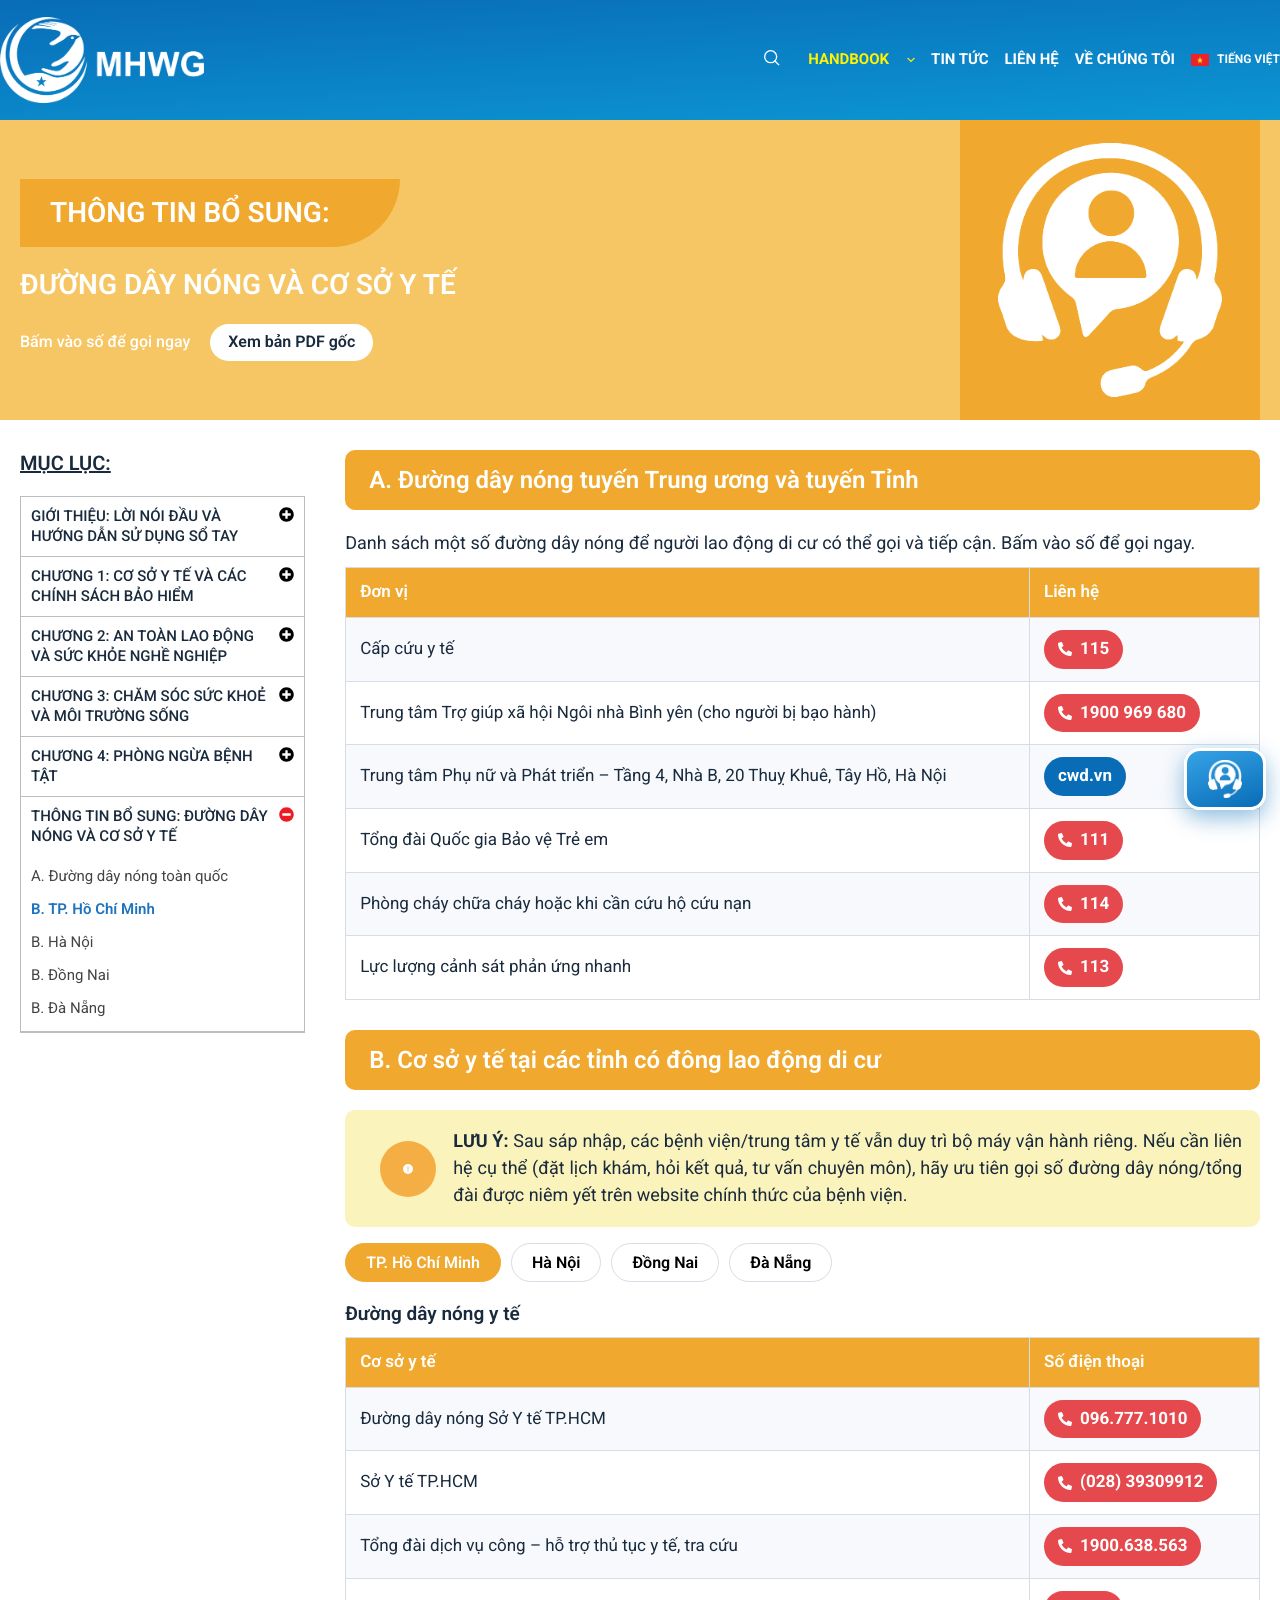
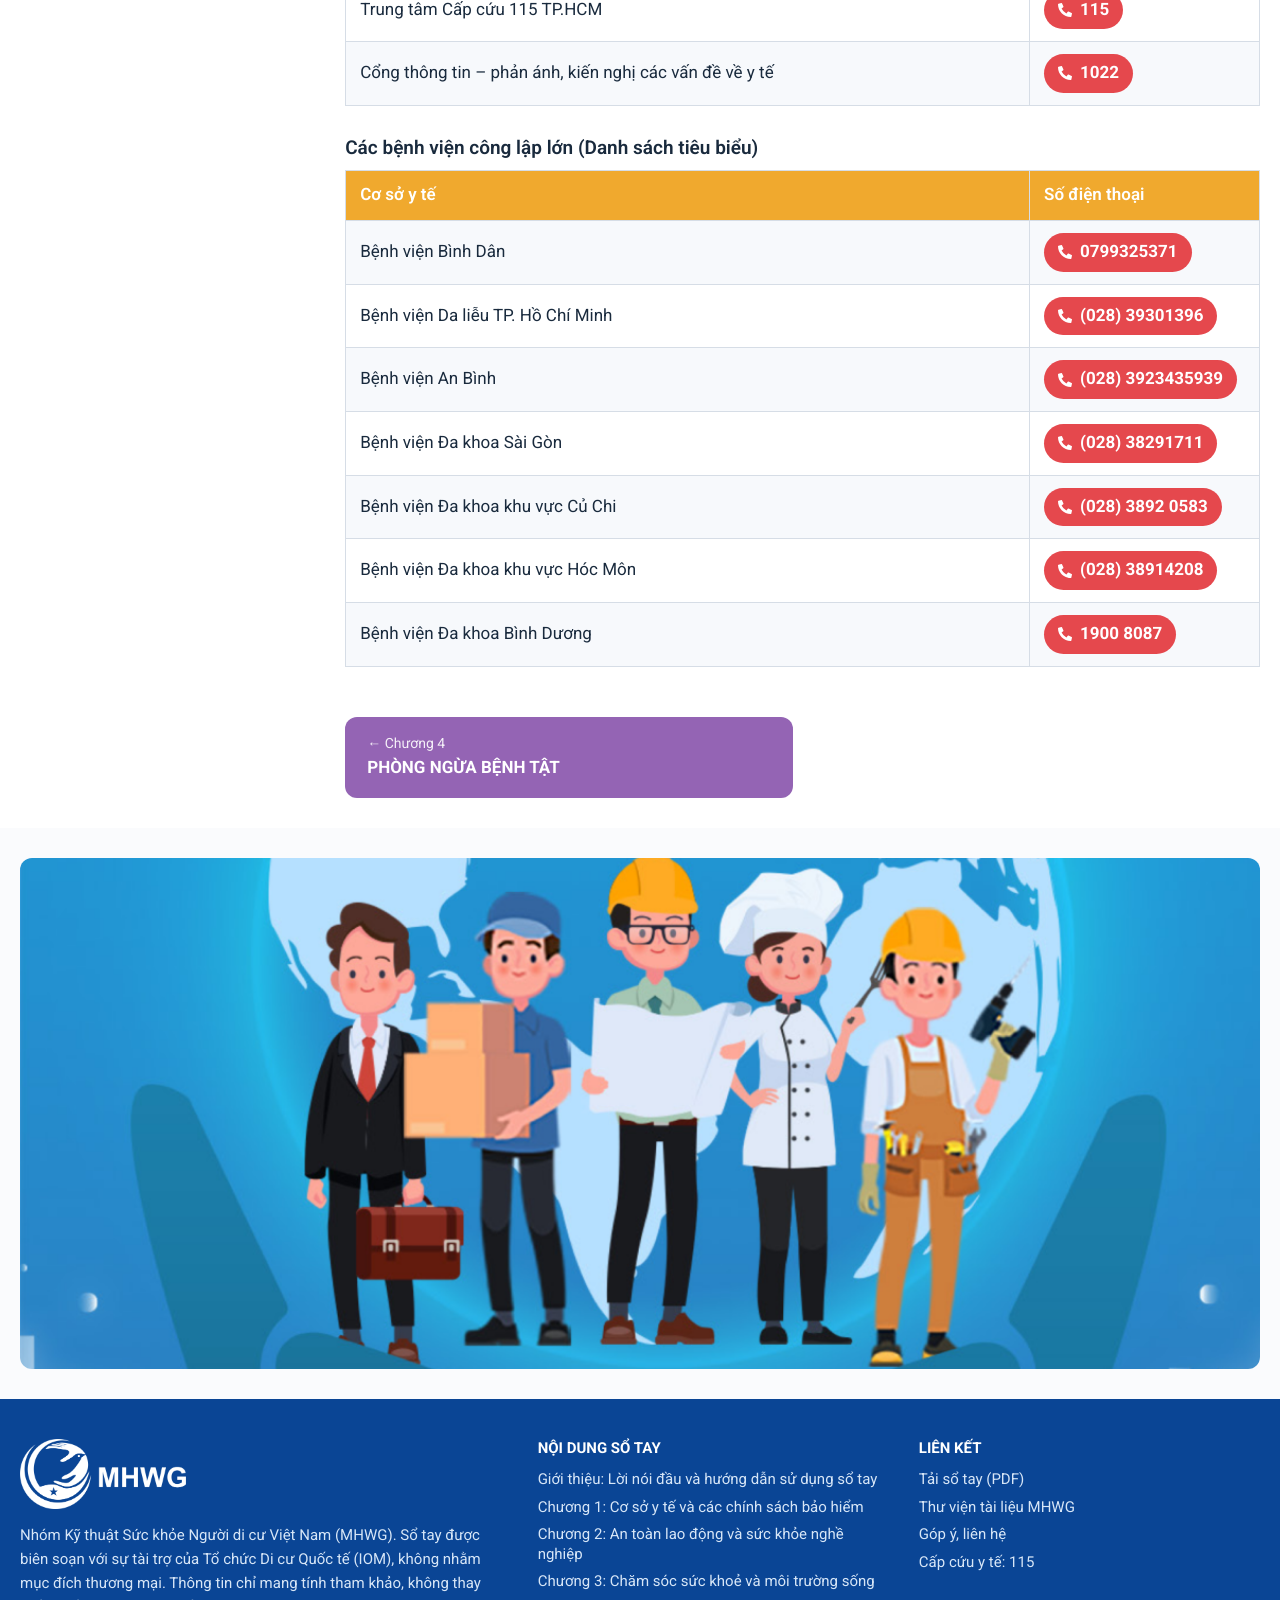
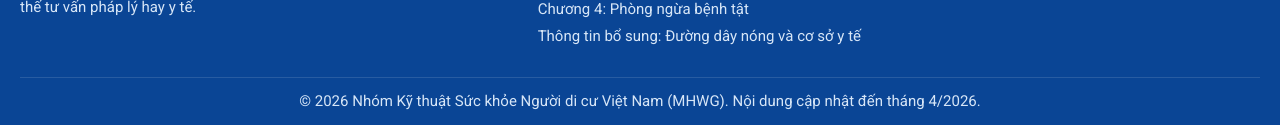
<file: thong_tin_bo_sung.html>
<!DOCTYPE html>
<html lang="vi">
    <head>
        <meta charset="UTF-8" />
        <meta http-equiv="X-UA-Compatible" content="IE=edge" />
        <meta name="viewport" content="width=device-width, initial-scale=1.0" />
        <meta name="description" content="Đường dây nóng và danh bạ cơ sở y tế tại các tỉnh có đông lao động di cư." />
        <!-- favicon -->
        <link rel="apple-touch-icon" sizes="57x57" href="./images/favicon/apple-icon-57x57.png" />
        <link rel="apple-touch-icon" sizes="60x60" href="./images/favicon/apple-icon-60x60.png" />
        <link rel="apple-touch-icon" sizes="72x72" href="./images/favicon/apple-icon-72x72.png" />
        <link rel="apple-touch-icon" sizes="76x76" href="./images/favicon/apple-icon-76x76.png" />
        <link rel="apple-touch-icon" sizes="114x114" href="./images/favicon/apple-icon-114x114.png" />
        <link rel="apple-touch-icon" sizes="120x120" href="./images/favicon/apple-icon-120x120.png" />
        <link rel="apple-touch-icon" sizes="144x144" href="./images/favicon/apple-icon-144x144.png" />
        <link rel="apple-touch-icon" sizes="152x152" href="./images/favicon/apple-icon-152x152.png" />
        <link rel="apple-touch-icon" sizes="180x180" href="./images/favicon/apple-icon-180x180.png" />
        <link rel="icon" type="image/png" sizes="192x192" href="./images/favicon/android-icon-192x192.png" />
        <link rel="icon" type="image/png" sizes="32x32" href="./images/favicon/favicon-32x32.png" />
        <link rel="icon" type="image/png" sizes="96x96" href="./images/favicon/favicon-96x96.png" />
        <link rel="icon" type="image/png" sizes="16x16" href="./images/favicon/favicon-16x16.png" />
        <meta name="msapplication-TileColor" content="#ffffff" />
        <meta name="msapplication-TileImage" content="./images/favicon/ms-icon-144x144.png" />
        <meta name="theme-color" content="#ffffff" />
        <!-- end favicon -->
        <title>Thông tin bổ sung - Đường dây nóng | Sổ tay sức khỏe cho người lao động di cư trong nước</title>
        <!-- font -->
        <link rel="preconnect" href="https://fonts.googleapis.com" />
        <link rel="preconnect" href="https://fonts.gstatic.com" crossorigin />
        <link href="https://fonts.googleapis.com/css2?family=Roboto:ital,wght@0,300;0,400;0,500;0,600;0,700;0,800;1,400&display=swap" rel="stylesheet" />
        <!-- end font -->
        <link rel="stylesheet" href="./css/style.css" />
    </head>

    <body>
        <!-- header -->
        <header id="header" class="header relative js__stickyHeader">
            <!-- pc -->
            <div class="header-container w-1290">
                <div class="header-top d-3xl-flex items-center justify-between">
                    <!-- logo -->
                    <div class="header-logo flex-0">
                        <a href="./index.html" class="header-logo__link"><img src="./images/logo-trang-1.png" alt="MHWG" class="header-logo__img"></a>
                    </div>
                    <!-- logo -->
                    <div class="header-right flex-1 d-3xl-flex items-center gap-24">
                        <!-- search -->
                        <div class="header-search js__searchContainer">
                            <div class="header-search__icon js__searchIcon">
                                <img src="./images/svg/search.svg" alt="Tìm kiếm">
                            </div>
                            <div class="header-search__wrapper js__searchContent">
                                <div class="header-search__close js__closeSearch">
                                    <img src="./images/svg/close-w.svg" alt="Đóng">
                                </div>
                                <div class="header-search__form">
                                    <form action="./tim_kiem.html" method="get" class="relative">
                                        <input type="text" name="s" class="search-input w-full h-full js__searchInput" placeholder="Tìm kiếm câu hỏi..." autocomplete="off">
                                        <button type="submit" class="search-btn" aria-label="Tìm kiếm">
                                            <svg class="ct-icon" aria-hidden="true" width="15" height="15" viewBox="0 0 15 15"><path d="M14.8,13.7L12,11c0.9-1.2,1.5-2.6,1.5-4.2c0-3.7-3-6.8-6.8-6.8S0,3,0,6.8s3,6.8,6.8,6.8c1.6,0,3.1-0.6,4.2-1.5l2.8,2.8c0.1,0.1,0.3,0.2,0.5,0.2s0.4-0.1,0.5-0.2C15.1,14.5,15.1,14,14.8,13.7z M1.5,6.8c0-2.9,2.4-5.2,5.2-5.2S12,3.9,12,6.8S9.6,12,6.8,12S1.5,9.6,1.5,6.8z" fill="currentColor"></path></svg>
                                        </button>
                                    </form>
                                </div>
                            </div>
                        </div>
                        <!-- end search -->
                        <!-- navbar -->
                        <ul class="navbar d-3xl-flex items-center gap-24">
                            <!-- item -->
                            <li class="navbar-item active">
                                <div class="navbar-item__top d-3xl-flex items-center gap-10">
                                    <a href="./index.html" class="navbar-item__link">Handbook</a>
                                    <div class="navbar-item__icon">
                                        <svg class="ct-icon" width="8" height="8" viewBox="0 0 15 15"><path d="M2.1,3.2l5.4,5.4l5.4-5.4L15,4.3l-7.5,7.5L0,4.3L2.1,3.2z" fill="currentColor"></path></svg>
                                    </div>
                                </div>
                                <div class="navbar-dropdown-wrapper">
                                    <ul class="navbar-dropdown">
                                        <li class="navbar-dropdown__item fs-15">
                                            <a href="./gioi_thieu.html" class="navbar-dropdown__link">Giới thiệu: Lời nói đầu và hướng dẫn sử dụng sổ tay</a>
                                        </li>
                                        <li class="navbar-dropdown__item fs-15">
                                            <a href="./chapter_1.html" class="navbar-dropdown__link">Chương 1: Cơ sở y tế và các chính sách bảo hiểm</a>
                                        </li>
                                        <li class="navbar-dropdown__item fs-15">
                                            <a href="./chapter_2.html" class="navbar-dropdown__link">Chương 2: An toàn lao động và sức khỏe nghề nghiệp</a>
                                        </li>
                                        <li class="navbar-dropdown__item fs-15">
                                            <a href="./chapter_3.html" class="navbar-dropdown__link">Chương 3: Chăm sóc sức khoẻ và môi trường sống</a>
                                        </li>
                                        <li class="navbar-dropdown__item fs-15">
                                            <a href="./chapter_4.html" class="navbar-dropdown__link">Chương 4: Phòng ngừa bệnh tật</a>
                                        </li>
                                        <li class="navbar-dropdown__item fs-15">
                                            <a href="./thong_tin_bo_sung.html" class="navbar-dropdown__link">Thông tin bổ sung: Đường dây nóng và cơ sở y tế</a>
                                        </li>
                                    </ul>
                                </div>
                            </li>
                            <!-- end item -->
                            <!-- item -->
                            <li class="navbar-item">
                                <div class="navbar-item__top d-3xl-flex items-center gap-10">
                                    <a href="https://mhwg.org.vn/" class="navbar-item__link" target="_blank" rel="noopener">Tin tức</a>
                                </div>
                            </li>
                            <!-- end item -->
                            <!-- item -->
                            <li class="navbar-item">
                                <div class="navbar-item__top d-3xl-flex items-center gap-10">
                                    <a href="https://mhwg.org.vn/vi/lien-he/" class="navbar-item__link" target="_blank" rel="noopener">Liên hệ</a>
                                </div>
                            </li>
                            <!-- end item -->
                            <!-- item -->
                            <li class="navbar-item">
                                <div class="navbar-item__top d-3xl-flex items-center gap-10">
                                    <a href="./gioi_thieu.html" class="navbar-item__link">Về chúng tôi</a>
                                </div>
                            </li>
                            <!-- end item -->
                            <!-- item -->
                            <li class="navbar-item navbar-item-languageWrapper">
                                <div class="navbar-item__top d-3xl-flex items-center gap-10">
                                    <a href="./index.html" class="navbar-item__link navbar-item__language">
                                        <div class="navbar-item__flag-icon">
                                            <img src="./images/flag-vi.png" alt="">
                                        </div>
                                        <span class="navbar-item__text">Tiếng việt</span>
                                    </a>
                                </div>
                            </li>
                            <!-- end item -->
                        </ul>
                        <!-- end navbar -->

                        <!-- menu mobile -->
                        <div class="sub-menu d-3xl-none d-lg-block">
                            <!-- icon bar -->
                            <div class="icon-bar js__clickShowMenuMb px-15 py-10">
                                <img src="./images/svg/bar-w.svg" alt="Menu">
                            </div>
                            <!-- end icon bar -->
                            <!-- content -->
                            <div class="sub-menu__content">
                                <!-- close -->
                                <div class="sub-menu__close js__closeSubMenu h-56 p-4 mb-8 d-3xl-flex items-center text-white">
                                    <img src="./images/svg/close-w.svg" alt="Đóng">
                                </div>
                                <!-- end close -->

                                <div class="sub-menu__container">
                                    <!-- list -->
                                    <div class="sub-menu__list">
                                        <!-- item -->
                                        <div class="sub-menu__item">
                                            <!-- heading -->
                                            <div class="heading-sub js__dropDown d-3xl-flex items-center justify-between px-16 py-8 text-white">
                                                <a href="./index.html" class="heading-sub__title fs-16 fw-500">Handbook</a>
                                                <div class="heading-sub__arrow">
                                                    <img src="./images/svg/arrow-down-w.svg" alt="">
                                                </div>
                                            </div>
                                            <!-- end heading -->
                                            <!-- sub menu list -->
                                            <ul class="list-sub js__listSubMenu">
                                                <li class="item-sub">
                                                    <a href="./gioi_thieu.html" class="item-sub__link fs-16">Giới thiệu: Lời nói đầu và hướng dẫn sử dụng sổ tay</a>
                                                </li>
                                                <li class="item-sub">
                                                    <a href="./chapter_1.html" class="item-sub__link fs-16">Chương 1: Cơ sở y tế và các chính sách bảo hiểm</a>
                                                </li>
                                                <li class="item-sub">
                                                    <a href="./chapter_2.html" class="item-sub__link fs-16">Chương 2: An toàn lao động và sức khỏe nghề nghiệp</a>
                                                </li>
                                                <li class="item-sub">
                                                    <a href="./chapter_3.html" class="item-sub__link fs-16">Chương 3: Chăm sóc sức khoẻ và môi trường sống</a>
                                                </li>
                                                <li class="item-sub">
                                                    <a href="./chapter_4.html" class="item-sub__link fs-16">Chương 4: Phòng ngừa bệnh tật</a>
                                                </li>
                                                <li class="item-sub">
                                                    <a href="./thong_tin_bo_sung.html" class="item-sub__link fs-16">Thông tin bổ sung: Đường dây nóng và cơ sở y tế</a>
                                                </li>
                                            </ul>
                                            <!-- end sub menu list -->
                                        </div>
                                        <!-- end item -->
                                        <!-- item -->
                                        <div class="sub-menu__item">
                                            <div class="heading-sub d-3xl-flex items-center justify-between px-16 py-8 text-white">
                                                <a href="https://mhwg.org.vn/" class="heading-sub__title fs-16 fw-500" target="_blank" rel="noopener">Tin tức</a>
                                            </div>
                                        </div>
                                        <!-- end item -->
                                        <!-- item -->
                                        <div class="sub-menu__item">
                                            <div class="heading-sub d-3xl-flex items-center justify-between px-16 py-8 text-white">
                                                <a href="https://mhwg.org.vn/vi/lien-he/" class="heading-sub__title fs-16 fw-500" target="_blank" rel="noopener">Liên hệ</a>
                                            </div>
                                        </div>
                                        <!-- end item -->
                                        <!-- item -->
                                        <div class="sub-menu__item">
                                            <div class="heading-sub d-3xl-flex items-center justify-between px-16 py-8 text-white">
                                                <a href="./gioi_thieu.html" class="heading-sub__title fs-16 fw-500">Về chúng tôi</a>
                                            </div>
                                        </div>
                                        <!-- end item -->
                                    </div>
                                    <!-- end list -->
                                </div>
                            </div>
                            <!-- end content -->
                            <div class="overlay js__overlay"></div>
                        </div>
                        <!-- end menu mobile -->
                    </div>
                </div>
            </div>
            <!-- end pc -->
        </header>
        <!-- end header -->
        <!-- main -->
        <main id="main" class="main">

            <!-- chapter primary -->
            <section class="chapter-primary chapter-primary--5 relative z-20 over-hidden w-wrapper">
                <div class="chapter-primary__container w-1290 d-3xl-flex items-center justify-between">
                    <!-- content -->
                    <div class="chapter-primary__content flex-1">
                        <h1 class="chapter-primary__heading text-white fw-600 uppercase"><span class="chapter-primary__heading-inner">Thông tin bổ sung:</span></h1>
                        <h2 class="chapter-primary__title text-white fw-600 uppercase">Đường dây nóng và cơ sở y tế</h2>
                        <div class="chapter-primary__meta"><span>Bấm vào số để gọi ngay</span><a href="./document/so-tay-suc-khoe-nguoi-lao-dong-di-cu.pdf#page=43" target="_blank" rel="noopener">Xem bản PDF gốc</a></div>
                    </div>
                    <!-- end content -->
                    <!-- img -->
                    <div class="chapter-primary__img flex-0">
                        <img src="./images/tong-dai.png" width="292" height="331" alt="">
                    </div>
                    <!-- end img -->
                </div>
            </section>
            <!-- end chapter primary -->

            <!-- chapter secondary -->
            <section class="chapter-secondary relative z-20 w-wrapper">
                <div class="chapter-secondary__container w-1290 d-3xl-flex">
                    <!-- left -->
                    <div class="chapter-secondary__left flex-0 text-gray-192">
                        <!-- mb -->
                        <div class="chapter-secondary__menuFix d-3xl-none d-lg-block js__openTableOfContent">
                            <a href="#" class="chapter-secondary__menuFixLink">
                                <div class="chapter-secondary__menuFixIcon">
                                    <img src="./images/svg/bar-w.svg" alt="">
                                </div>
                                <span class="chapter-secondary__menuFixText">Mục lục</span>
                            </a>
                        </div>
                        <!-- end mb -->
                        <!-- pc -->
                        <div class="chapter-secondary__tableOfContent js__tableOfContentBox">
                            <div class="tableOfContent-close js__closeTableOfContent">&times;</div>
                            <h2 class="tableOfContent-headingParent fw-600 fs-20 uppercase">Mục lục:</h2>
                            <ul class="tableOfContent-content">
                                <!-- item -->
                                <li class="tableOfContent-item js__tableOfContentItem">
                                    <div class="tableOfContent-heading js__tableOfContentHeading">
                                        <h3 class="tableOfContent-title">Giới thiệu: Lời nói đầu và hướng dẫn sử dụng sổ tay</h3>
                                        <div class="tableOfContent-icon">
                                            <img src="./images/svg/plus_2.svg" alt="" class="plus">
                                            <img src="./images/svg/minus_2.svg" alt="" class="minus">
                                        </div>
                                    </div>
                                    <ul class="tableOfContent-dropdown js__tableOfContentDropdown">
                                        <li class="tableOfContent-dropdown__item">
                                            <a href="./gioi_thieu.html#gioi-thieu__1" class="tableOfContent-dropdown__link">Lời nói đầu</a>
                                        </li>
                                        <li class="tableOfContent-dropdown__item">
                                            <a href="./gioi_thieu.html#gioi-thieu__2" class="tableOfContent-dropdown__link">Lời cảm ơn</a>
                                        </li>
                                        <li class="tableOfContent-dropdown__item">
                                            <a href="./gioi_thieu.html#gioi-thieu__3" class="tableOfContent-dropdown__link">Hướng dẫn sử dụng sổ tay</a>
                                        </li>
                                        <li class="tableOfContent-dropdown__item">
                                            <a href="./gioi_thieu.html#gioi-thieu__4" class="tableOfContent-dropdown__link">Giới thiệu nhân vật</a>
                                        </li>
                                        <li class="tableOfContent-dropdown__item">
                                            <a href="./gioi_thieu.html#gioi-thieu__5" class="tableOfContent-dropdown__link">Dấu hiệu nhận biết bị lao động cưỡng bức</a>
                                        </li>
                                    </ul>
                                </li>
                                <!-- end item -->
                                <!-- item -->
                                <li class="tableOfContent-item js__tableOfContentItem">
                                    <div class="tableOfContent-heading js__tableOfContentHeading">
                                        <h3 class="tableOfContent-title">Chương 1: Cơ sở y tế và các chính sách bảo hiểm</h3>
                                        <div class="tableOfContent-icon">
                                            <img src="./images/svg/plus_2.svg" alt="" class="plus">
                                            <img src="./images/svg/minus_2.svg" alt="" class="minus">
                                        </div>
                                    </div>
                                    <ul class="tableOfContent-dropdown js__tableOfContentDropdown">
                                        <li class="tableOfContent-dropdown__item">
                                            <a href="./chapter_1.html#chapter-1__1" class="tableOfContent-dropdown__link">Câu 1. Tôi là người lao động của một công ty, hiện đang gặp vấn đề sức khoẻ và muốn đi khám bệnh. Tôi có thể khám, chữa bệnh ở đâu?</a>
                                        </li>
                                        <li class="tableOfContent-dropdown__item">
                                            <a href="./chapter_1.html#chapter-1__2" class="tableOfContent-dropdown__link">Câu 2. Trước khi đi khám, nếu có thắc mắc, tôi có thể hỏi thông tin từ ai?</a>
                                        </li>
                                        <li class="tableOfContent-dropdown__item">
                                            <a href="./chapter_1.html#chapter-1__3" class="tableOfContent-dropdown__link">Câu 3. Khi đi khám, tôi cần mang theo giấy tờ gì?</a>
                                        </li>
                                        <li class="tableOfContent-dropdown__item">
                                            <a href="./chapter_1.html#chapter-1__4" class="tableOfContent-dropdown__link">Câu 4. Nếu tôi được chẩn đoán mắc bệnh mà cần phải nằm viện điều trị, tôi sẽ phải làm gì?</a>
                                        </li>
                                        <li class="tableOfContent-dropdown__item">
                                            <a href="./chapter_1.html#chapter-1__5" class="tableOfContent-dropdown__link">Câu 5. Nếu bệnh tình của tôi không tiến triển, tôi có thể chuyển sang điều trị tại một bệnh viện hoặc cơ sở y tế khác không?</a>
                                        </li>
                                        <li class="tableOfContent-dropdown__item">
                                            <a href="./chapter_1.html#chapter-1__6" class="tableOfContent-dropdown__link">Câu 6. Tôi cần làm gì để được chuyển viện?</a>
                                        </li>
                                        <li class="tableOfContent-dropdown__item">
                                            <a href="./chapter_1.html#chapter-1__7" class="tableOfContent-dropdown__link">Câu 7. Làm thế nào để mua thuốc? Tôi có thể mua thuốc trực tiếp tại nhà thuốc, trên website hoặc ứng dụng di động mà không cần đơn thuốc của bác sĩ được không?</a>
                                        </li>
                                        <li class="tableOfContent-dropdown__item">
                                            <a href="./chapter_1.html#chapter-1__8" class="tableOfContent-dropdown__link">Câu 8. Tôi thấy trên các trang mạng xã hội như Facebook và YouTube có nhiều quảng cáo về các phương pháp chữa bệnh, gồm cả thuốc tây y và đông y. Tôi có nên tin tưởng và liên hệ với những nguồn thông tin này không?</a>
                                        </li>
                                        <li class="tableOfContent-dropdown__item">
                                            <a href="./chapter_1.html#chapter-1__9" class="tableOfContent-dropdown__link">Câu 9. Tôi từ nơi khác tới làm việc và có ký hợp đồng lao động với công ty. Vậy sau bao lâu làm việc tại công ty thì tôi được đóng BHXH bắt buộc?</a>
                                        </li>
                                        <li class="tableOfContent-dropdown__item">
                                            <a href="./chapter_1.html#chapter-1__10" class="tableOfContent-dropdown__link">Câu 10. Tôi có được đăng ký tham gia bảo hiểm xã hội bắt buộc và bảo hiểm thất nghiệp không? Nếu được thì ai sẽ đăng ký cho tôi và số tiền tôi phải đóng hàng tháng được tính như thế nào?</a>
                                        </li>
                                        <li class="tableOfContent-dropdown__item">
                                            <a href="./chapter_1.html#chapter-1__11" class="tableOfContent-dropdown__link">Câu 11. Tôi có thể kiểm tra bằng cách nào để biết mình đã được công ty đăng ký tham gia BHXH bắt buộc và bảo hiểm thất nghiệp hay chưa, cũng như việc đóng bảo hiểm đã đúng và đủ hay không?</a>
                                        </li>
                                        <li class="tableOfContent-dropdown__item">
                                            <a href="./chapter_1.html#chapter-1__12" class="tableOfContent-dropdown__link">Câu 12. Công ty đã đăng ký cho tôi tham gia BHXH bắt buộc. Vậy tôi có thể hưởng các chế độ, trợ cấp như thế nào và các chế độ đó bao gồm những gì?</a>
                                        </li>
                                        <li class="tableOfContent-dropdown__item">
                                            <a href="./chapter_1.html#chapter-1__13" class="tableOfContent-dropdown__link">Câu 13. Trong trường hợp người lao động gặp tai nạn giao thông nghiêm trọng, họ có được bảo hiểm xã hội bắt buộc chi trả không?</a>
                                        </li>
                                        <li class="tableOfContent-dropdown__item">
                                            <a href="./chapter_1.html#chapter-1__14" class="tableOfContent-dropdown__link">Câu 14. Tôi là người lao động đã làm việc và tham gia đóng BHXH bắt buộc tại công ty được 15 năm. Do vấn đề sức khỏe, tôi không thể tiếp tục làm việc. Vậy tôi có thể nghỉ việc không? Nếu nghỉ việc, tôi có được hưởng chế độ bảo hiểm tương ứng với thời gian đã đóng trong 15 năm qua không?</a>
                                        </li>
                                        <li class="tableOfContent-dropdown__item">
                                            <a href="./chapter_1.html#chapter-1__15" class="tableOfContent-dropdown__link">Câu 15. Nếu tôi bị bệnh ung thư vú, tôi được hưởng quyền lợi gì từ các loại bảo hiểm bắt buộc?</a>
                                        </li>
                                        <li class="tableOfContent-dropdown__item">
                                            <a href="./chapter_1.html#chapter-1__16" class="tableOfContent-dropdown__link">Câu 16. Tôi đã ký hợp đồng lao động không xác định thời hạn với công ty, vậy tôi có được đóng bảo hiểm y tế bắt buộc không? Ai là người đóng, tôi hay công ty?</a>
                                        </li>
                                        <li class="tableOfContent-dropdown__item">
                                            <a href="./chapter_1.html#chapter-1__17" class="tableOfContent-dropdown__link">Câu 17. Nếu tôi bị ốm và muốn đi khám bệnh, tôi cần làm gì để có thể sử dụng thẻ bảo hiểm y tế tại các cơ sở y tế? Những dịch vụ y tế nào sẽ được bảo hiểm y tế chi trả?</a>
                                        </li>
                                        <li class="tableOfContent-dropdown__item">
                                            <a href="./chapter_1.html#chapter-1__18" class="tableOfContent-dropdown__link">Câu 18. (Chị Ngọc, 29 tuổi): Tôi đã đi khám bệnh bác sĩ chẩn đoán bị viêm phổi và chỉ định tôi vào viện điều trị nội trú (theo bác sĩ nói tôi sẽ nằm viện 5-7 ngày). Tôi muốn biết những dịch vụ y tế nào khi điều trị nội trú được bảo hiểm y tế chi trả?</a>
                                        </li>
                                        <li class="tableOfContent-dropdown__item">
                                            <a href="./chapter_1.html#chapter-1__19" class="tableOfContent-dropdown__link">Câu 19. Nếu có thắc mắc hay cần giải thích về bảo hiểm y tế thì tôi nên liên hệ với ai?</a>
                                        </li>
                                        <li class="tableOfContent-dropdown__item">
                                            <a href="./chapter_1.html#chapter-1__20" class="tableOfContent-dropdown__link">Câu 20. (Anh Thọ, 35 tuổi): Hiện tại tôi đang điều trị nội trú cho chứng đau lưng ở bệnh viện, nhưng tình trạng bệnh không thuyên giảm và được bác sĩ chỉ định chuyển đến một bệnh viện khác. Trong trường hợp này bảo hiểm y tế có tiếp tục chi trả chi phí chữa bệnh sau khi tôi chuyển đến bệnh viện khác không?</a>
                                        </li>
                                        <li class="tableOfContent-dropdown__item">
                                            <a href="./chapter_1.html#chapter-1__21" class="tableOfContent-dropdown__link">Câu 21. Tôi là lao động nữ đang làm việc cho một công ty, đã tham gia BHXH bắt buộc và bảo hiểm y tế, hiện đang mang thai. Nếu sinh con ở bệnh viện công lập, tôi sẽ được bảo hiểm chi trả như thế nào?</a>
                                        </li>
                                        <li class="tableOfContent-dropdown__item">
                                            <a href="./chapter_1.html#chapter-1__22" class="tableOfContent-dropdown__link">Câu 22. Mức hưởng bảo hiểm sinh con tại bệnh viện trái tuyến và bệnh viện tư có khác nhau không?</a>
                                        </li>
                                        <li class="tableOfContent-dropdown__item">
                                            <a href="./chapter_1.html#chapter-1__23" class="tableOfContent-dropdown__link">Câu 23. Chị Ngọc (29 tuổi, công nhân may tại Bắc Ninh, có hai con nhỏ). Chị Ngọc muốn biết quyền lợi của lao động nữ khi có con nhỏ.</a>
                                        </li>
                                    </ul>
                                </li>
                                <!-- end item -->
                                <!-- item -->
                                <li class="tableOfContent-item js__tableOfContentItem">
                                    <div class="tableOfContent-heading js__tableOfContentHeading">
                                        <h3 class="tableOfContent-title">Chương 2: An toàn lao động và sức khỏe nghề nghiệp</h3>
                                        <div class="tableOfContent-icon">
                                            <img src="./images/svg/plus_2.svg" alt="" class="plus">
                                            <img src="./images/svg/minus_2.svg" alt="" class="minus">
                                        </div>
                                    </div>
                                    <ul class="tableOfContent-dropdown js__tableOfContentDropdown">
                                        <li class="tableOfContent-dropdown__item">
                                            <a href="./chapter_2.html#chapter-2__1" class="tableOfContent-dropdown__link">Câu 24. Tôi có thể yêu cầu công ty luôn cung cấp đầy đủ găng tay bảo hộ lao động không?</a>
                                        </li>
                                        <li class="tableOfContent-dropdown__item">
                                            <a href="./chapter_2.html#chapter-2__2" class="tableOfContent-dropdown__link">Câu 25. Tôi làm trong một công ty cơ khí, bị ô nhiễm tiếng ồn với cường độ cao. Tôi nên làm gì để bảo vệ được bản thân và những người lao động khác tránh được tiếng ồn?</a>
                                        </li>
                                        <li class="tableOfContent-dropdown__item">
                                            <a href="./chapter_2.html#chapter-2__3" class="tableOfContent-dropdown__link">Câu 26. Tôi có thể được cung câp thông tin rõ ràng về qui định an toàn lao động (ATLĐ) và trách nhiệm của doanh nghiệp khi bắt đầu làm việc ở một công ty không?</a>
                                        </li>
                                        <li class="tableOfContent-dropdown__item">
                                            <a href="./chapter_2.html#chapter-2__4" class="tableOfContent-dropdown__link">Câu 27. Khi làm việc theo hợp đồng lao động, tôi có được tham gia đào tạo hoặc huấn luyện về an toàn lao động không?</a>
                                        </li>
                                        <li class="tableOfContent-dropdown__item">
                                            <a href="./chapter_2.html#chapter-2__5" class="tableOfContent-dropdown__link">Câu 28. Tôi đang làm việc theo hợp đồng lao động. Nếu trong quá trình làm việc xảy ra tai nạn bị thương nặng thì tôi nên làm gì? Tôi nên liên hệ với ai để được hỗ trợ?</a>
                                        </li>
                                        <li class="tableOfContent-dropdown__item">
                                            <a href="./chapter_2.html#chapter-2__6" class="tableOfContent-dropdown__link">Câu 29. Nếu tôi bị tai nạn lao động tại nơi làm việc và phải nhập viện điều trị, tôi sẽ được hưởng những hỗ trợ gì? Chi phí điều trị sẽ do ai chi trả?</a>
                                        </li>
                                        <li class="tableOfContent-dropdown__item">
                                            <a href="./chapter_2.html#chapter-2__7" class="tableOfContent-dropdown__link">Câu 30. Trong trường hợp tôi bị ốm đau hoặc tai nạn lao động, tôi có được nghỉ việc và hưởng chế độ có lương không?</a>
                                        </li>
                                        <li class="tableOfContent-dropdown__item">
                                            <a href="./chapter_2.html#chapter-2__8" class="tableOfContent-dropdown__link">Câu 31. Nếu tôi bị chấn thương do tai nạn lao động và không thể tiếp tục làm công việc hiện tại, liệu công ty có sắp xếp cho tôi làm việc ở vị trí khác phù hợp hơn không?</a>
                                        </li>
                                        <li class="tableOfContent-dropdown__item">
                                            <a href="./chapter_2.html#chapter-2__9" class="tableOfContent-dropdown__link">Câu 32. Nếu tôi bị chấn thương do tai nạn lao động và không thể tiếp tục làm công việc hiện tại, tôi có được bồi thường không? Thủ tục bồi thường như thế nào?</a>
                                        </li>
                                        <li class="tableOfContent-dropdown__item">
                                            <a href="./chapter_2.html#chapter-2__10" class="tableOfContent-dropdown__link">Câu 33. Đồng nghiệp của tôi không may qua đời do tai nạn lao động tại công ty. Chủ công ty và BHXH có phải bồi thường cho anh ấy không?</a>
                                        </li>
                                        <li class="tableOfContent-dropdown__item">
                                            <a href="./chapter_2.html#chapter-2__11" class="tableOfContent-dropdown__link">Câu 34. Thủ tục bồi thường sẽ được thực hiện như thế nào?</a>
                                        </li>
                                        <li class="tableOfContent-dropdown__item">
                                            <a href="./chapter_2.html#chapter-2__12" class="tableOfContent-dropdown__link">Câu 35. Trong trường hợp phải điều trị tại bệnh viện, tôi sẽ được hưởng chế độ bảo hiểm như thế nào?</a>
                                        </li>
                                        <li class="tableOfContent-dropdown__item">
                                            <a href="./chapter_2.html#chapter-2__13" class="tableOfContent-dropdown__link">Câu 36. Tôi có được khám sức khỏe định kỳ nếu làm việc theo hợp đồng bán thời gian hoặc thời vụ không?</a>
                                        </li>
                                        <li class="tableOfContent-dropdown__item">
                                            <a href="./chapter_2.html#chapter-2__14" class="tableOfContent-dropdown__link">Câu 37. Khám sức khỏe định kỳ cho người lao động (cả nam giới và nữ giới) sẽ bao gồm thăm khám và xét nghiệm nào?</a>
                                        </li>
                                        <li class="tableOfContent-dropdown__item">
                                            <a href="./chapter_2.html#chapter-2__15" class="tableOfContent-dropdown__link">Câu 38. Tôi làm công việc liên quan tới hóa chất và chất độc hại tại nhà máy. Tôi có được khám sức khỏe định kỳ thường xuyên hơn không? Ngoài ra, nếu mắc bệnh nghề nghiệp, tôi sẽ được hưởng những quyền lợi và hỗ trợ nào?</a>
                                        </li>
                                        <li class="tableOfContent-dropdown__item">
                                            <a href="./chapter_2.html#chapter-2__16" class="tableOfContent-dropdown__link">Câu 39. Anh Thọ hỏi: Bạn anh là một người làm trong nhà máy sản xuất xi-măng 3 năm, bị bệnh bụi phổi. Như vậy có phải bệnh nghề nghiệp không?</a>
                                        </li>
                                        <li class="tableOfContent-dropdown__item">
                                            <a href="./chapter_2.html#chapter-2__17" class="tableOfContent-dropdown__link">Câu 40. Nếu đúng là bệnh nghề nghiệp, thì bạn anh được hưởng những quyền lợi gì?</a>
                                        </li>
                                        <li class="tableOfContent-dropdown__item">
                                            <a href="./chapter_2.html#chapter-2__18" class="tableOfContent-dropdown__link">Câu 41. Tôi là Mai, 23 tuổi, người lao động đến từ một tỉnh phía Bắc chưa kết hôn, làm trong công ty linh kiện điện tử của nước ngoài được hai năm. Quản lý trực tiếp tôi là người Việt Nam. Người quản lý này thường la mắng và đối xử bất công với tôi tại nơi làm việc do tôi không đồng ý một số yêu cầu khiếm nhã của ông ấy. Tôi nên làm gì trong trường hợp này?</a>
                                        </li>
                                        <li class="tableOfContent-dropdown__item">
                                            <a href="./chapter_2.html#chapter-2__19" class="tableOfContent-dropdown__link">Câu 42. Tôi thường xuyên bị một đồng nghiệp nam cư xử rất khó chịu và hay nhận xét các bộ phận nhạy cảm của tôi và đồng nghiệp nữ tại nơi làm việc. Đây có phải là hành vi quấy rối tình dục không?</a>
                                        </li>
                                        <li class="tableOfContent-dropdown__item">
                                            <a href="./chapter_2.html#chapter-2__20" class="tableOfContent-dropdown__link">Câu 43. Tôi và các bạn nữ bị anh ta cư xử như vậy, chúng tôi nên làm gì?</a>
                                        </li>
                                        <li class="tableOfContent-dropdown__item">
                                            <a href="./chapter_2.html#chapter-2__21" class="tableOfContent-dropdown__link">Câu 44. Bạn tôi làm trong một nhà hàng của một công ty khá nổi tiếng. Cô ấy thường bị khách hàng quấy rối tình dục (có hành vi đụng chạm không phù hợp, rủ đi chơi, thậm chí gạ gẫm qua đêm) khiến cô ấy cảm thấy bị xúc phạm. Tôi nên khuyên bạn tôi làm gì?</a>
                                        </li>
                                        <li class="tableOfContent-dropdown__item">
                                            <a href="./chapter_2.html#chapter-2__22" class="tableOfContent-dropdown__link">Câu 45. Bạn của chị Ngọc làm giúp việc cho một gia đình. Gần đây, ông chủ có hành vi cố tình chạm vào mông, kèm theo những lời nói đùa cợt, gạ gẫm đi chơi. Hành vi này của ông chủ có phải là bình thường không? Bạn của chị Ngọc rất lo lắng, chị ấy nên làm gì?</a>
                                        </li>
                                        <li class="tableOfContent-dropdown__item">
                                            <a href="./chapter_2.html#chapter-2__23" class="tableOfContent-dropdown__link">Câu 46. Bạn gái của Mai cho biết cô ấy đã bị bạn trai ép quan hệ tình dục trong khi bạn ấy chưa sẵn sàng cho việc này, hiện bạn ấy rất lo lắng. Trong trường hợp này, có phải bạo lực tình dục không?</a>
                                        </li>
                                        <li class="tableOfContent-dropdown__item">
                                            <a href="./chapter_2.html#chapter-2__24" class="tableOfContent-dropdown__link">Câu 47. Bạn của tôi cần phải làm gì trong trường hợp này?</a>
                                        </li>
                                    </ul>
                                </li>
                                <!-- end item -->
                                <!-- item -->
                                <li class="tableOfContent-item js__tableOfContentItem">
                                    <div class="tableOfContent-heading js__tableOfContentHeading">
                                        <h3 class="tableOfContent-title">Chương 3: Chăm sóc sức khoẻ và môi trường sống</h3>
                                        <div class="tableOfContent-icon">
                                            <img src="./images/svg/plus_2.svg" alt="" class="plus">
                                            <img src="./images/svg/minus_2.svg" alt="" class="minus">
                                        </div>
                                    </div>
                                    <ul class="tableOfContent-dropdown js__tableOfContentDropdown">
                                        <li class="tableOfContent-dropdown__item">
                                            <a href="./chapter_3.html#chapter-3__1" class="tableOfContent-dropdown__link">Câu 48. Anh Đạt hỏi: Tôi chưa kết hôn nhưng có nhu cầu quan hệ tình dục. Khi quan hệ, tôi cần làm gì để đảm bảo an toàn?</a>
                                        </li>
                                        <li class="tableOfContent-dropdown__item">
                                            <a href="./chapter_3.html#chapter-3__2" class="tableOfContent-dropdown__link">Câu 49. Tại sao cần sử dụng bao cao su đúng cách? Sử dụng bao cao su đúng cách là như thế nào?</a>
                                        </li>
                                        <li class="tableOfContent-dropdown__item">
                                            <a href="./chapter_3.html#chapter-3__3" class="tableOfContent-dropdown__link">Câu 50. Sau khi quan hệ tình dục với bạn gái, tôi thấy bị đau khi đi tiểu. Tôi gặp vấn đề gì?</a>
                                        </li>
                                        <li class="tableOfContent-dropdown__item">
                                            <a href="./chapter_3.html#chapter-3__4" class="tableOfContent-dropdown__link">Câu 51. Tôi là Mai, chưa kết hôn. Tôi và bạn trai có quan hệ tình dục nhưng chưa muốn có thai. Ngoài việc dùng bao cao su, nam và nữ thanh niên có thể áp dụng biện pháp tránh thai nào khác?</a>
                                        </li>
                                        <li class="tableOfContent-dropdown__item">
                                            <a href="./chapter_3.html#chapter-3__5" class="tableOfContent-dropdown__link">Câu 52. Nếu đi khám, tôi nên đến đâu?</a>
                                        </li>
                                        <li class="tableOfContent-dropdown__item">
                                            <a href="./chapter_3.html#chapter-3__6" class="tableOfContent-dropdown__link">Câu 53. Nếu tôi được chẩn đoán là mắc một trong các bệnh lây truyền qua đường tình dục, tôi có thể tự điều trị được không? Nếu không chữa trị các bệnh lây truyền qua đường tình dục cẩn thận, tôi có thể bị hậu quả gì?</a>
                                        </li>
                                        <li class="tableOfContent-dropdown__item">
                                            <a href="./chapter_3.html#chapter-3__7" class="tableOfContent-dropdown__link">Câu 54. Anh Đạt hỏi: Làm thế nào để tôi có thể bảo vệ bản thân khỏi các bệnh lây truyền qua đường tình dục?</a>
                                        </li>
                                        <li class="tableOfContent-dropdown__item">
                                            <a href="./chapter_3.html#chapter-3__8" class="tableOfContent-dropdown__link">Câu 55. Anh Đạt hỏi: Bạn tôi làm cùng công ty và mới đi xét nghiệm máu được thông báo là đã nhiễm HIV (anh ấy lo sợ không dám nói với ai). Liệu bạn tôi có cần phải thông báo với người quản lý hoặc người sử dụng lao động) không?</a>
                                        </li>
                                        <li class="tableOfContent-dropdown__item">
                                            <a href="./chapter_3.html#chapter-3__9" class="tableOfContent-dropdown__link">Câu 56. Tôi là Đạt. Tôi đã có người yêu ở quê và gần đây tôi có quan hệ tình dục với một cô gái (tôi có quen nhưng không biết nhiều về cô ấy). Tôi đang rất lo sợ bị mắc bệnh lây truyền qua đường tình dục do mối quan hệ này. Tôi có thể bị mắc bệnh gì khi tôi có quan hệ tình dục như vậy?</a>
                                        </li>
                                        <li class="tableOfContent-dropdown__item">
                                            <a href="./chapter_3.html#chapter-3__10" class="tableOfContent-dropdown__link">Câu 57. Nếu không may bị mắc các bệnh đó, tôi có thể nhận biết qua các biểu hiện nào?</a>
                                        </li>
                                        <li class="tableOfContent-dropdown__item">
                                            <a href="./chapter_3.html#chapter-3__11" class="tableOfContent-dropdown__link">Câu 58. Tôi có nên nói việc mình có những biểu hiện bất thường với cô gái mà tôi đã quan hệ không?</a>
                                        </li>
                                        <li class="tableOfContent-dropdown__item">
                                            <a href="./chapter_3.html#chapter-3__12" class="tableOfContent-dropdown__link">Câu 59. Kinh nguyệt của tôi không được đều. Tôi nên làm gì?</a>
                                        </li>
                                        <li class="tableOfContent-dropdown__item">
                                            <a href="./chapter_3.html#chapter-3__13" class="tableOfContent-dropdown__link">Câu 60. Tôi thấy nhiều đồng nghiệp nữ và bạn tôi nói là mỗi lần sinh hoạt tình dục xong lại uống thuốc tránh thai khẩn cấp. Liệu thuốc tránh thai khẩn cấp có nguy hiểm và gây hậu quả gì không?</a>
                                        </li>
                                        <li class="tableOfContent-dropdown__item">
                                            <a href="./chapter_3.html#chapter-3__14" class="tableOfContent-dropdown__link">Câu 61. Tôi nên dùng thuốc tránh thai khẩn cấp trong trường hợp nào?</a>
                                        </li>
                                        <li class="tableOfContent-dropdown__item">
                                            <a href="./chapter_3.html#chapter-3__15" class="tableOfContent-dropdown__link">Câu 62. Tôi 22 tuổi, đã có bạn trai và thỉnh thoảng chúng tôi có quan hệ tình dục. Gần đây tôi thấy hay buồn nôn và chóng mặt nên lo lắng có thể đã mang thai nhưng hiện tại tôi chưa muốn lập gia đình. Nếu tôi có thai và không muốn sinh con thì tôi nên làm thế nào?</a>
                                        </li>
                                        <li class="tableOfContent-dropdown__item">
                                            <a href="./chapter_3.html#chapter-3__16" class="tableOfContent-dropdown__link">Câu 63. Nếu tôi có thai ngoài ý muốn và muốn chấm dứt thai kỳ thì tôi phải làm thế nào?</a>
                                        </li>
                                        <li class="tableOfContent-dropdown__item">
                                            <a href="./chapter_3.html#chapter-3__17" class="tableOfContent-dropdown__link">Câu 64. Phá thai có nguy hiểm không?</a>
                                        </li>
                                        <li class="tableOfContent-dropdown__item">
                                            <a href="./chapter_3.html#chapter-3__18" class="tableOfContent-dropdown__link">Câu 65. Có người nói nếu phá thai sau này tôi có thể bị vô sinh? Điều này có đúng không?</a>
                                        </li>
                                        <li class="tableOfContent-dropdown__item">
                                            <a href="./chapter_3.html#chapter-3__19" class="tableOfContent-dropdown__link">Câu 66. Tôi là Mai, 23 tuổi, sắp kết hôn. Nhiều bạn khuyên tôi nên đi xét nghiệm viêm gan B và HIV trước hôn nhân. Việc này có thực sự cần thiết không? Tại sao bạn lại khuyên tôi như vậy?</a>
                                        </li>
                                        <li class="tableOfContent-dropdown__item">
                                            <a href="./chapter_3.html#chapter-3__20" class="tableOfContent-dropdown__link">Câu 67. Tôi nên đi xét nghiệm ở đâu?</a>
                                        </li>
                                        <li class="tableOfContent-dropdown__item">
                                            <a href="./chapter_3.html#chapter-3__21" class="tableOfContent-dropdown__link">Câu 68. Tôi đang mang thai và cảm thấy khoẻ mạnh, tôi có cần đi khám thai không?</a>
                                        </li>
                                        <li class="tableOfContent-dropdown__item">
                                            <a href="./chapter_3.html#chapter-3__22" class="tableOfContent-dropdown__link">Câu 69. Tôi nên đi khám thai ở đâu?</a>
                                        </li>
                                        <li class="tableOfContent-dropdown__item">
                                            <a href="./chapter_3.html#chapter-3__23" class="tableOfContent-dropdown__link">Câu 70. Tôi nên đi khám bao nhiêu lần trong kỳ mang thai? Và nên khám vào thời gian nào của thai kỳ?</a>
                                        </li>
                                        <li class="tableOfContent-dropdown__item">
                                            <a href="./chapter_3.html#chapter-3__24" class="tableOfContent-dropdown__link">Câu 71. Tôi có phải tiêm hay uống thuốc gì trong thời kỳ mang thai không?</a>
                                        </li>
                                        <li class="tableOfContent-dropdown__item">
                                            <a href="./chapter_3.html#chapter-3__25" class="tableOfContent-dropdown__link">Câu 72. Người lao động nên làm gì khi cảm thấy căng thẳng trong công việc?</a>
                                        </li>
                                        <li class="tableOfContent-dropdown__item">
                                            <a href="./chapter_3.html#chapter-3__26" class="tableOfContent-dropdown__link">Câu 73. Tôi rất nhớ gia đình và bạn bè trong quãng thời gian phải sống xa quê. Tôi có thể làm gì để bớt nhớ nhà?</a>
                                        </li>
                                        <li class="tableOfContent-dropdown__item">
                                            <a href="./chapter_3.html#chapter-3__27" class="tableOfContent-dropdown__link">Câu 74. Tôi đang mang thai con đầu lòng và nghe nhiều về trầm cảm đối với phụ nữ trong thời kỳ mang thai và sau sinh. Tôi nên làm gì?</a>
                                        </li>
                                        <li class="tableOfContent-dropdown__item">
                                            <a href="./chapter_3.html#chapter-3__28" class="tableOfContent-dropdown__link">Câu 75. Tôi rất phân vân, có phải người có vấn đề về tâm thần là người điên không?</a>
                                        </li>
                                        <li class="tableOfContent-dropdown__item">
                                            <a href="./chapter_3.html#chapter-3__29" class="tableOfContent-dropdown__link">Câu 76. Tôi vừa chuyển việc sang công ty mới. Gần đây, tôi cảm thấy buồn, dễ cáu giận và khó kiểm soát cảm xúc. Tôi nên làm gì để cải thiện tâm trạng và cảm thấy tốt hơn?</a>
                                        </li>
                                        <li class="tableOfContent-dropdown__item">
                                            <a href="./chapter_3.html#chapter-3__30" class="tableOfContent-dropdown__link">Câu 77. Tôi là lao động nữ tại công ty dệt may. Gần đây, tôi cảm thấy mất hứng thú với các hoạt động mình từng yêu thích và đôi khi nghĩ đến tự tử. Tôi nên làm gì?</a>
                                        </li>
                                        <li class="tableOfContent-dropdown__item">
                                            <a href="./chapter_3.html#chapter-3__31" class="tableOfContent-dropdown__link">Câu 78. Người lao động nên làm gì để bảo vệ giấc ngủ khi phải làm việc ca đêm?</a>
                                        </li>
                                        <li class="tableOfContent-dropdown__item">
                                            <a href="./chapter_3.html#chapter-3__32" class="tableOfContent-dropdown__link">Câu 79. Thỉnh thoảng tôi bị chồng đánh khi anh ấy thua bạc và đòi tiền. Tôi cảm thấy suy nhược và mệt mỏi. Tôi nên làm gì?</a>
                                        </li>
                                        <li class="tableOfContent-dropdown__item">
                                            <a href="./chapter_3.html#chapter-3__33" class="tableOfContent-dropdown__link">Câu 80. Tôi là nữ lao động 35 tuổi, tôi sống cùng chồng và hai con. Công việc của tôi ở công ty là làm theo ca: 1 tuần làm đêm và 2 tuần làm ngày và sau tuần làm đêm tôi được nghỉ 2 ngày. Trong lúc làm việc ở công ty, tôi phải đứng toàn bộ thời gian để kiểm tra sản phẩm trong chuỗi công việc. Tôi nên làm gì để bản thân không bị căng thẳng và giảm mệt mỏi về cuộc sống hiện tại?</a>
                                        </li>
                                        <li class="tableOfContent-dropdown__item">
                                            <a href="./chapter_3.html#chapter-3__34" class="tableOfContent-dropdown__link">Câu 81. Tôi là người đồng tính và cảm thấy mình dễ bị phân biệt đối xử. Điều này có ảnh hưởng tới sức khỏe tâm thần của tôi không? Tôi có thể gặp phải các vấn đề sức khoẻ gì?</a>
                                        </li>
                                        <li class="tableOfContent-dropdown__item">
                                            <a href="./chapter_3.html#chapter-3__35" class="tableOfContent-dropdown__link">Câu 82. Tôi nên làm gì và tìm đến đâu để được tư vấn?</a>
                                        </li>
                                        <li class="tableOfContent-dropdown__item">
                                            <a href="./chapter_3.html#chapter-3__36" class="tableOfContent-dropdown__link">Câu 83. Chị Mai là công nhân trong một nhà máy điện tử tại khu công nghiệp (KCN) ở Hà Nội, nơi có mật độ công nhân cao và điều kiện sống khá khó khăn. Chị thuê nhà trọ ở chung với bạn trai. Môi trường sống của chị Mai trong khu vực này là sự kết hợp giữa môi trường công nghiệp và sống trong khu trọ không đảm bảo về không gian sống và điều kiện vệ sinh. Liệu tình trạng ô nhiễm tiếng ồn và không khí là những yếu tố có thể ảnh hưởng đến sức khỏe của chị Mai và bạn trai chị không? Chị Mai và bạn trai nên làm gì để cải thiện môi trường sống tốt hơn?</a>
                                        </li>
                                        <li class="tableOfContent-dropdown__item">
                                            <a href="./chapter_3.html#chapter-3__37" class="tableOfContent-dropdown__link">Câu 84. Tôi mới chuyển đến thành phố mới sinh sống. Làm thế nào để tôi có thể tìm được nhà trọ phù hợp?</a>
                                        </li>
                                        <li class="tableOfContent-dropdown__item">
                                            <a href="./chapter_3.html#chapter-3__38" class="tableOfContent-dropdown__link">Câu 85. Chị Ngọc (29 tuổi) và gia đình sống tại một khu công nghiệp ở Bắc Ninh, nơi có môi trường công nghiệp và ô nhiễm tiếng ồn. Chị Ngọc thường xuyên mất ngủ. Liệu sức khoẻ của chị Ngọc và gia đình có bị ảnh hưởng bởi tiếng ồn từ khu công nghiệp không?</a>
                                        </li>
                                        <li class="tableOfContent-dropdown__item">
                                            <a href="./chapter_3.html#chapter-3__39" class="tableOfContent-dropdown__link">Câu 86. Anh Đạt (25 tuổi) sống trong một khu trọ tại thành phố Đồng Nai cùng với các bạn đồng nghiệp. Môi trường sống của anh có thể gặp phải các vấn đề như thiếu không gian sống riêng tư, chất lượng nhà trọ không đảm bảo về vệ sinh, và điều kiện sống bị ảnh hưởng bởi sự đông đúc, tắc nghẽn của khu vực công nghiệp. Anh Đạt nên làm gì?</a>
                                        </li>
                                        <li class="tableOfContent-dropdown__item">
                                            <a href="./chapter_3.html#chapter-3__40" class="tableOfContent-dropdown__link">Câu 87. Nước sinh hoạt ở nhà trọ của tôi có vẻ không được tốt, nước có mùi và cặn bẩn. Điều này có ảnh hưởng đến sức khỏe của gia đình tôi tôi không? Tôi nên làm gì?</a>
                                        </li>
                                        <li class="tableOfContent-dropdown__item">
                                            <a href="./chapter_3.html#chapter-3__41" class="tableOfContent-dropdown__link">Câu 88. Gần đây có một quán karaoke mới mở ngay cạnh nơi tôi ở. Tôi không thể ngủ được vì những tiếng ồn quá lớn từ quán karaoke. Điều này có hại cho sức khỏe của tôi không? Tôi nên làm gì?</a>
                                        </li>
                                        <li class="tableOfContent-dropdown__item">
                                            <a href="./chapter_3.html#chapter-3__42" class="tableOfContent-dropdown__link">Câu 89. Khu trọ tôi ở rất chật chội, gần đây có nhiều người hàng xóm bị cúm A. Tôi nên làm gì để bảo vệ sức khỏe?</a>
                                        </li>
                                        <li class="tableOfContent-dropdown__item">
                                            <a href="./chapter_3.html#chapter-3__43" class="tableOfContent-dropdown__link">Câu 90. Khu trọ tôi ở bị ngập úng do mưa lớn và luôn bị ảnh hưởng của mưa, bão khiến cuộc sống sinh hoạt thường ngày gặp rất nhiều khó khăn. Tôi phải làm gì để bảo vệ sức khỏe và đảm bảo an toàn?</a>
                                        </li>
                                        <li class="tableOfContent-dropdown__item">
                                            <a href="./chapter_3.html#chapter-3__44" class="tableOfContent-dropdown__link">Câu 91. Khu trọ tôi thuê ở xa bệnh viện, hoàn cảnh gia đình tôi rất khó khăn. Nếu bị bệnh, tôi phải làm thế nào?</a>
                                        </li>
                                    </ul>
                                </li>
                                <!-- end item -->
                                <!-- item -->
                                <li class="tableOfContent-item js__tableOfContentItem">
                                    <div class="tableOfContent-heading js__tableOfContentHeading">
                                        <h3 class="tableOfContent-title">Chương 4: Phòng ngừa bệnh tật</h3>
                                        <div class="tableOfContent-icon">
                                            <img src="./images/svg/plus_2.svg" alt="" class="plus">
                                            <img src="./images/svg/minus_2.svg" alt="" class="minus">
                                        </div>
                                    </div>
                                    <ul class="tableOfContent-dropdown js__tableOfContentDropdown">
                                        <li class="tableOfContent-dropdown__item">
                                            <a href="./chapter_4.html#chapter-4__1" class="tableOfContent-dropdown__link">Câu 92. Làm sao tôi biết mình có thể đang mắc các bệnh truyền nhiễm? Những biểu hiện đặc trưng của loại bệnh này là gì?</a>
                                        </li>
                                        <li class="tableOfContent-dropdown__item">
                                            <a href="./chapter_4.html#chapter-4__2" class="tableOfContent-dropdown__link">Câu 93. Tôi bị ho và sốt, có phải tôi bị nhiễm trùng hô hấp không? Tôi có cần sử dụng thuốc kháng sinh không?</a>
                                        </li>
                                        <li class="tableOfContent-dropdown__item">
                                            <a href="./chapter_4.html#chapter-4__3" class="tableOfContent-dropdown__link">Câu 94. Nếu bị nhiễm trùng hô hấp, tôi nên đi khám ở đâu?</a>
                                        </li>
                                        <li class="tableOfContent-dropdown__item">
                                            <a href="./chapter_4.html#chapter-4__4" class="tableOfContent-dropdown__link">Câu 95. Gia đình tôi có con bị sốt xuất huyết. Tôi nên làm gì?</a>
                                        </li>
                                        <li class="tableOfContent-dropdown__item">
                                            <a href="./chapter_4.html#chapter-4__5" class="tableOfContent-dropdown__link">Câu 96. Tôi cần làm gì để phòng tránh bệnh sốt xuất huyết cho gia đình?</a>
                                        </li>
                                        <li class="tableOfContent-dropdown__item">
                                            <a href="./chapter_4.html#chapter-4__6" class="tableOfContent-dropdown__link">Câu 97. Bệnh lao có biểu hiện như thế nào?</a>
                                        </li>
                                        <li class="tableOfContent-dropdown__item">
                                            <a href="./chapter_4.html#chapter-4__7" class="tableOfContent-dropdown__link">Câu 98. Tôi có thể đi khám và làm xét nghiệm bệnh lao ở đâu?</a>
                                        </li>
                                        <li class="tableOfContent-dropdown__item">
                                            <a href="./chapter_4.html#chapter-4__8" class="tableOfContent-dropdown__link">Câu 99. Nếu tôi được chẩn đoán là bị mắc bệnh lao, tôi có thể tự mua thuốc điều trị được không?</a>
                                        </li>
                                        <li class="tableOfContent-dropdown__item">
                                            <a href="./chapter_4.html#chapter-4__9" class="tableOfContent-dropdown__link">Câu 100. Tôi vừa bị chó lạ cắn khi đang trên đường đi làm về. Tôi có nguy cơ bị mắc bệnh dại không? Tôi cần làm gì để xử lý và phòng ngừa tạm thời?</a>
                                        </li>
                                        <li class="tableOfContent-dropdown__item">
                                            <a href="./chapter_4.html#chapter-4__10" class="tableOfContent-dropdown__link">Câu 101. Tôi bị chó cắn, có thể chữa chó dại cắn bằng thuốc đông y không? Tôi nghe nhiều người nói, tiêm vắc-xin phòng dại rất hại sức khỏe?</a>
                                        </li>
                                        <li class="tableOfContent-dropdown__item">
                                            <a href="./chapter_4.html#chapter-4__11" class="tableOfContent-dropdown__link">Câu 102. Tôi và mấy người bạn đi nhậu (lòng lợn, tiết canh). Sau khi ăn xong về, ba trong sáu người chúng tôi bị đau bụng, tiêu chảy nặng. Có phải chúng tôi bị đau bụng đi ngoài là do ăn tiết canh không? Chúng tôi phải làm gì?</a>
                                        </li>
                                        <li class="tableOfContent-dropdown__item">
                                            <a href="./chapter_4.html#chapter-4__12" class="tableOfContent-dropdown__link">Câu 103. Anh Thọ 35 tuổi đến từ tỉnh Ninh Bình và đã kết hôn, hỏi: Sau nhiều năm làm việc tại một công ty, tôi vừa bị mất việc nên tâm trạng bất ổn. Tôi thường rủ bạn bè đi uống rượu để giải khuây. Sau khi uống rượu tôi cảm thấy tốt hơn, thậm chí nếu một ngày không uống rượu, tâm trạng của tôi lại trở nên tồi tệ. Trong trường hợp này, tôi nên làm gì?</a>
                                        </li>
                                        <li class="tableOfContent-dropdown__item">
                                            <a href="./chapter_4.html#chapter-4__13" class="tableOfContent-dropdown__link">Câu 104. Anh Đạt 25 tuổi hỏi: Trước đây tôi chưa từng hút thuốc lá. Sau khi vào làm việc cho một công ty tại thành phố Đồng Nai, các bạn đồng nghiệp của tôi đã hút thuốc và đưa cho tôi hút thử. Sau khi hút thuốc, tâm trạng của tôi bớt căng thẳng, từ đó tôi thường xuyên sử dụng thuốc lá và ngày một nhiều lên. Như vậy có hại đến sức khoẻ không?</a>
                                        </li>
                                        <li class="tableOfContent-dropdown__item">
                                            <a href="./chapter_4.html#chapter-4__14" class="tableOfContent-dropdown__link">Câu 105. Tôi nên làm gì để giảm hút thuốc lá?</a>
                                        </li>
                                        <li class="tableOfContent-dropdown__item">
                                            <a href="./chapter_4.html#chapter-4__15" class="tableOfContent-dropdown__link">Câu 106. Sau giờ làm, tôi thường đến các quán bar, câu lạc bộ để gặp gỡ bạn bè. Một số bạn bè của tôi đã dùng ma túy và nhiều lần rủ rê tôi thử. Từ chối mãi tôi cảm thấy ngại, thậm chí tôi còn bị bạn bè nói là &quot;khác người&quot; và có nguy cơ bị tẩy chay. Tôi nên làm gì?</a>
                                        </li>
                                        <li class="tableOfContent-dropdown__item">
                                            <a href="./chapter_4.html#chapter-4__16" class="tableOfContent-dropdown__link">Câu 107. Tôi đã có bạn gái ở quê, nhưng gần đây đã phát sinh quan hệ tình dục với gái mại dâm. Sau đó, tôi cảm thấy rất lo lắng. Tôi nên làm gì?</a>
                                        </li>
                                        <li class="tableOfContent-dropdown__item">
                                            <a href="./chapter_4.html#chapter-4__17" class="tableOfContent-dropdown__link">Câu 108. Gần đây, đồng nghiệp của tôi kiếm được khá nhiều tiền từ việc đánh bạc qua các ứng dụng trên điện thoại. Điều này khiến tôi nảy sinh suy nghĩ muốn thử để “đổi đời”. Tôi có nên chơi thử không?</a>
                                        </li>
                                    </ul>
                                </li>
                                <!-- end item -->
                                <!-- item -->
                                <li class="tableOfContent-item active js__tableOfContentItem">
                                    <div class="tableOfContent-heading js__tableOfContentHeading">
                                        <h3 class="tableOfContent-title">Thông tin bổ sung: Đường dây nóng và cơ sở y tế</h3>
                                        <div class="tableOfContent-icon">
                                            <img src="./images/svg/plus_2.svg" alt="" class="plus">
                                            <img src="./images/svg/minus_2.svg" alt="" class="minus">
                                        </div>
                                    </div>
                                    <ul class="tableOfContent-dropdown js__tableOfContentDropdown">
                                        <li class="tableOfContent-dropdown__item">
                                            <a href="#thong-tin-bo-sung__1" class="tableOfContent-dropdown__link">A. Đường dây nóng toàn quốc</a>
                                        </li>
                                        <li class="tableOfContent-dropdown__item">
                                            <a href="#thong-tin-bo-sung__2" class="tableOfContent-dropdown__link">B. TP. Hồ Chí Minh</a>
                                        </li>
                                        <li class="tableOfContent-dropdown__item">
                                            <a href="#thong-tin-bo-sung__3" class="tableOfContent-dropdown__link">B. Hà Nội</a>
                                        </li>
                                        <li class="tableOfContent-dropdown__item">
                                            <a href="#thong-tin-bo-sung__4" class="tableOfContent-dropdown__link">B. Đồng Nai</a>
                                        </li>
                                        <li class="tableOfContent-dropdown__item">
                                            <a href="#thong-tin-bo-sung__5" class="tableOfContent-dropdown__link">B. Đà Nẵng</a>
                                        </li>
                                    </ul>
                                </li>
                                <!-- end item -->
                            </ul>
                        </div>
                        <div class="overlay chapter-secondary__overlay js__closeTableOfContent"></div>
                        <!-- end pc -->
                    </div>
                    <!-- end left -->
                    <!-- right -->
                    <div class="chapter-secondary__right chapter-5 flex-1">
                        <div class="part-question" id="thong-tin-bo-sung__1">
                            <h2 class="heading">A. Đường dây nóng tuyến Trung ương và tuyến Tỉnh</h2>
                            <p>Danh sách một số đường dây nóng để người lao động di cư có thể gọi và tiếp cận. Bấm vào số để gọi ngay.</p>
                            <table class="hotline-table">
                                <tr><th>Đơn vị</th><th class="hotline-table__phone">Liên hệ</th></tr>
                                <tr><td>Cấp cứu y tế</td><td><a href="tel:115" class="call-link"><img src="./images/svg/call-b.svg" alt="">115</a></td></tr>
                                <tr><td>Trung tâm Trợ giúp xã hội Ngôi nhà Bình yên (cho người bị bạo hành)</td><td><a href="tel:1900969680" class="call-link"><img src="./images/svg/call-b.svg" alt="">1900 969 680</a></td></tr>
                                <tr><td>Trung tâm Phụ nữ và Phát triển – Tầng 4, Nhà B, 20 Thuỵ Khuê, Tây Hồ, Hà Nội</td><td><a href="http://cwd.vn" class="call-link call-link--web" target="_blank" rel="noopener">cwd.vn</a></td></tr>
                                <tr><td>Tổng đài Quốc gia Bảo vệ Trẻ em</td><td><a href="tel:111" class="call-link"><img src="./images/svg/call-b.svg" alt="">111</a></td></tr>
                                <tr><td>Phòng cháy chữa cháy hoặc khi cần cứu hộ cứu nạn</td><td><a href="tel:114" class="call-link"><img src="./images/svg/call-b.svg" alt="">114</a></td></tr>
                                <tr><td>Lực lượng cảnh sát phản ứng nhanh</td><td><a href="tel:113" class="call-link"><img src="./images/svg/call-b.svg" alt="">113</a></td></tr>
                            </table>
                        </div>
                        <div class="part-question">
                            <h2 class="heading">B. Cơ sở y tế tại các tỉnh có đông lao động di cư</h2>
                            <div class="note note--yellow">
                                <div class="note-img"><div class="note-img__inner"><img src="./images/svg/i-white.svg" alt=""></div></div>
                                <div class="note-des"><p><strong>LƯU Ý:</strong> Sau sáp nhập, các bệnh viện/trung tâm y tế vẫn duy trì bộ máy vận hành riêng. Nếu cần liên hệ cụ thể (đặt lịch khám, hỏi kết quả, tư vấn chuyên môn), hãy ưu tiên gọi số đường dây nóng/tổng đài được niêm yết trên website chính thức của bệnh viện.</p></div>
                            </div>
                            <div class="province-tabs js__provinceTabs">
                                <button type="button" class="province-tabs__btn active" data-target="thong-tin-bo-sung__2">TP. Hồ Chí Minh</button>
                                <button type="button" class="province-tabs__btn" data-target="thong-tin-bo-sung__3">Hà Nội</button>
                                <button type="button" class="province-tabs__btn" data-target="thong-tin-bo-sung__4">Đồng Nai</button>
                                <button type="button" class="province-tabs__btn" data-target="thong-tin-bo-sung__5">Đà Nẵng</button>
                            </div>
                            <div class="province-panel part-question active" id="thong-tin-bo-sung__2">
                                <h3 class="province-panel__group">Đường dây nóng y tế</h3>
                                <table class="hotline-table">
                                    <tr><th>Cơ sở y tế</th><th class="hotline-table__phone">Số điện thoại</th></tr>
                                    <tr><td>Đường dây nóng Sở Y tế TP.HCM</td><td><a href="tel:0967771010" class="call-link"><img src="./images/svg/call-b.svg" alt="">096.777.1010</a></td></tr>
                                    <tr><td>Sở Y tế TP.HCM</td><td><a href="tel:02839309912" class="call-link"><img src="./images/svg/call-b.svg" alt="">(028) 39309912</a></td></tr>
                                    <tr><td>Tổng đài dịch vụ công – hỗ trợ thủ tục y tế, tra cứu</td><td><a href="tel:1900638563" class="call-link"><img src="./images/svg/call-b.svg" alt="">1900.638.563</a></td></tr>
                                    <tr><td>Trung tâm Cấp cứu 115 TP.HCM</td><td><a href="tel:115" class="call-link"><img src="./images/svg/call-b.svg" alt="">115</a></td></tr>
                                    <tr><td>Cổng thông tin – phản ánh, kiến nghị các vấn đề về y tế</td><td><a href="tel:1022" class="call-link"><img src="./images/svg/call-b.svg" alt="">1022</a></td></tr>
                                </table>
                                <h3 class="province-panel__group">Các bệnh viện công lập lớn (Danh sách tiêu biểu)</h3>
                                <table class="hotline-table">
                                    <tr><th>Cơ sở y tế</th><th class="hotline-table__phone">Số điện thoại</th></tr>
                                    <tr><td>Bệnh viện Bình Dân</td><td><a href="tel:0799325371" class="call-link"><img src="./images/svg/call-b.svg" alt="">0799325371</a></td></tr>
                                    <tr><td>Bệnh viện Da liễu TP. Hồ Chí Minh</td><td><a href="tel:02839301396" class="call-link"><img src="./images/svg/call-b.svg" alt="">(028) 39301396</a></td></tr>
                                    <tr><td>Bệnh viện An Bình</td><td><a href="tel:0283923435939" class="call-link"><img src="./images/svg/call-b.svg" alt="">(028) 3923435939</a></td></tr>
                                    <tr><td>Bệnh viện Đa khoa Sài Gòn</td><td><a href="tel:02838291711" class="call-link"><img src="./images/svg/call-b.svg" alt="">(028) 38291711</a></td></tr>
                                    <tr><td>Bệnh viện Đa khoa khu vực Củ Chi</td><td><a href="tel:02838920583" class="call-link"><img src="./images/svg/call-b.svg" alt="">(028) 3892 0583</a></td></tr>
                                    <tr><td>Bệnh viện Đa khoa khu vực Hóc Môn</td><td><a href="tel:02838914208" class="call-link"><img src="./images/svg/call-b.svg" alt="">(028) 38914208</a></td></tr>
                                    <tr><td>Bệnh viện Đa khoa Bình Dương</td><td><a href="tel:19008087" class="call-link"><img src="./images/svg/call-b.svg" alt="">1900 8087</a></td></tr>
                                </table>
                            </div>
                            <div class="province-panel part-question" id="thong-tin-bo-sung__3">
                                <h3 class="province-panel__group">Đường dây nóng y tế Hà Nội</h3>
                                <table class="hotline-table">
                                    <tr><th>Cơ sở y tế</th><th class="hotline-table__phone">Số điện thoại</th></tr>
                                    <tr><td>Sở Y tế Hà Nội</td><td><a href="tel:02439985765" class="call-link"><img src="./images/svg/call-b.svg" alt="">(024) 39985765</a></td></tr>
                                    <tr><td>Trung tâm Cấp cứu 115</td><td><a href="tel:1022" class="call-link"><img src="./images/svg/call-b.svg" alt="">1022 hoặc 0241022 (Nhánh 1)</a></td></tr>
                                    <tr><td>Trung tâm Kiểm soát bệnh tật (CDC) Hà Nội</td><td><a href="tel:0969082115" class="call-link"><img src="./images/svg/call-b.svg" alt="">0969.082.115 / 0949.396.115</a></td></tr>
                                    <tr><td>Tổng đài thông tin Hà Nội</td><td><a href="tel:1022" class="call-link"><img src="./images/svg/call-b.svg" alt="">1022</a></td></tr>
                                </table>
                                <h3 class="province-panel__group">Danh bạ một số bệnh viện lớn trực thuộc Sở Y tế Hà Nội</h3>
                                <table class="hotline-table">
                                    <tr><th>Cơ sở y tế</th><th class="hotline-table__phone">Số điện thoại</th></tr>
                                    <tr><td>Bệnh viện Đa khoa Xanh Pôn</td><td><a href="tel:02438233075" class="call-link"><img src="./images/svg/call-b.svg" alt="">(024) 38233075</a></td></tr>
                                    <tr><td>Bệnh viện Thanh Nhàn</td><td><a href="tel:02439714363" class="call-link"><img src="./images/svg/call-b.svg" alt="">(024) 39714363</a></td></tr>
                                    <tr><td>Bệnh viện Đa khoa Đống Đa</td><td><a href="tel:1900636824" class="call-link"><img src="./images/svg/call-b.svg" alt="">1900636824</a></td></tr>
                                    <tr><td>Bệnh viện Đa khoa Đức Giang</td><td><a href="tel:0966381616" class="call-link"><img src="./images/svg/call-b.svg" alt="">0966.381.616</a></td></tr>
                                    <tr><td>Bệnh viện Phụ sản Hà Nội</td><td><a href="tel:19006922" class="call-link"><img src="./images/svg/call-b.svg" alt="">1900 6922</a></td></tr>
                                    <tr><td>Bệnh viện Tim Hà Nội</td><td><a href="tel:02439422430" class="call-link"><img src="./images/svg/call-b.svg" alt="">(024) 39422430</a></td></tr>
                                    <tr><td>Bệnh viện Đại học Y Hà Nội</td><td><a href="tel:19006422" class="call-link"><img src="./images/svg/call-b.svg" alt="">Tổng đài: 19006422; Đặt lịch khám: (024) 35743456</a></td></tr>
                                </table>
                                <h3 class="province-panel__group">Một số bệnh viện tuyến Trung ương hoặc chuyên sâu tại Hà Nội</h3>
                                <table class="hotline-table">
                                    <tr><th>Cơ sở y tế</th><th class="hotline-table__phone">Số điện thoại</th></tr>
                                    <tr class="hotline-note"><td colspan="2">Dưới đây là danh bạ điện thoại đường dây nóng một số bệnh viện tuyến Trung ương và tương đương hàng đầu tại Hà Nội, hỗ trợ thông tin nhanh chóng:</td></tr>
                                    <tr><td>Bệnh viện Bạch Mai</td><td><a href="tel:0969851616" class="call-link"><img src="./images/svg/call-b.svg" alt="">0969.851.616</a></td></tr>
                                    <tr><td>Bệnh viện Hữu nghị Việt Đức</td><td><a href="tel:0967991616" class="call-link"><img src="./images/svg/call-b.svg" alt="">0967.991.616</a></td></tr>
                                    <tr><td>Bệnh viện K Trung ương</td><td><a href="tel:0967721616" class="call-link"><img src="./images/svg/call-b.svg" alt="">0967.721.616</a></td></tr>
                                    <tr><td>Bệnh viện Nhi Trung ương</td><td><a href="tel:0967951616" class="call-link"><img src="./images/svg/call-b.svg" alt="">0967.951.616</a></td></tr>
                                    <tr><td>Bệnh viện Phụ sản Trung ương</td><td><a href="tel:0967931616" class="call-link"><img src="./images/svg/call-b.svg" alt="">0967.931.616</a></td></tr>
                                    <tr><td>Bệnh viện Trung ương Quân đội 108</td><td><a href="tel:0967751616" class="call-link"><img src="./images/svg/call-b.svg" alt="">0967.751.616</a></td></tr>
                                    <tr><td>Bệnh viện Tai Mũi Họng Trung ương</td><td><a href="tel:0967911616" class="call-link"><img src="./images/svg/call-b.svg" alt="">0967.911.616</a></td></tr>
                                    <tr><td>Bệnh viện Da liễu Trung ương</td><td><a href="tel:0969201616" class="call-link"><img src="./images/svg/call-b.svg" alt="">0969.201.616</a></td></tr>
                                    <tr><td>Bệnh viện Nội tiết Trung ương</td><td><a href="tel:0967841616" class="call-link"><img src="./images/svg/call-b.svg" alt="">0967.841.616</a></td></tr>
                                    <tr><td>Bệnh viện E</td><td><a href="tel:0967871616" class="call-link"><img src="./images/svg/call-b.svg" alt="">0967.871.616</a></td></tr>
                                    <tr><td>Viện Huyết học – Truyền máu Trung ương</td><td><a href="tel:0967891616" class="call-link"><img src="./images/svg/call-b.svg" alt="">0967.891.616</a></td></tr>
                                    <tr><td>Bệnh viện Phổi Trung ương</td><td><a href="tel:0967941616" class="call-link"><img src="./images/svg/call-b.svg" alt="">0967.941.616</a></td></tr>
                                    <tr><td>Bệnh viện Tâm thần Trung ương 1</td><td><a href="tel:0967901616" class="call-link"><img src="./images/svg/call-b.svg" alt="">0967.901.616</a></td></tr>
                                    <tr><td>Bệnh viện Châm cứu Trung ương</td><td><a href="tel:0969231616" class="call-link"><img src="./images/svg/call-b.svg" alt="">0969.231.616</a></td></tr>
                                    <tr><td>Bệnh viện Răng Hàm Mặt Trung ương Hà Nội</td><td><a href="tel:0967921616" class="call-link"><img src="./images/svg/call-b.svg" alt="">0967.921.616</a></td></tr>
                                    <tr><td>Bệnh viện Bệnh Nhiệt đới Trung ương</td><td><a href="tel:0969241616" class="call-link"><img src="./images/svg/call-b.svg" alt="">0969.241.616</a></td></tr>
                                    <tr class="hotline-note"><td colspan="2">Các số điện thoại trên thường hoạt động 24/7 để tiếp nhận thông tin khẩn cấp, tư vấn và giải đáp thắc mắc của người bệnh.</td></tr>
                                </table>
                            </div>
                            <div class="province-panel part-question" id="thong-tin-bo-sung__4">
                                <table class="hotline-table">
                                    <tr><th>Cơ sở y tế</th><th class="hotline-table__phone">Số điện thoại</th></tr>
                                    <tr><td>Bệnh viện Đa khoa Đồng Nai</td><td><a href="tel:02518825609" class="call-link"><img src="./images/svg/call-b.svg" alt="">(0251) 8825 609</a></td></tr>
                                    <tr><td>Bệnh viện Đồng Nai - 2 (Khu B cũ)</td><td><a href="tel:19005199" class="call-link"><img src="./images/svg/call-b.svg" alt="">1900 5199</a></td></tr>
                                    <tr><td>Bệnh viện Nhi đồng Đồng Nai</td><td><a href="tel:02513891483" class="call-link"><img src="./images/svg/call-b.svg" alt="">(0251) 3891 483</a></td></tr>
                                    <tr><td>Bệnh viện Đa khoa Thống Nhất</td><td><a href="tel:1900234595" class="call-link"><img src="./images/svg/call-b.svg" alt="">1900 2345 95</a></td></tr>
                                    <tr><td>Bệnh viện Quốc tế Đồng Nai</td><td><a href="tel:02513955955" class="call-link"><img src="./images/svg/call-b.svg" alt="">(0251) 3955 955</a></td></tr>
                                    <tr><td>Bệnh viện Đa khoa Hoàn Mỹ ITO Đồng Nai</td><td><a href="tel:19002115" class="call-link"><img src="./images/svg/call-b.svg" alt="">1900 2115</a></td></tr>
                                    <tr><td>Bệnh viện Đa khoa khu vực Long Khánh</td><td><a href="tel:02513877236" class="call-link"><img src="./images/svg/call-b.svg" alt="">(0251) 3877 236</a></td></tr>
                                </table>
                            </div>
                            <div class="province-panel part-question" id="thong-tin-bo-sung__5">
                                <table class="hotline-table">
                                    <tr><th>Cơ sở y tế</th><th class="hotline-table__phone">Số điện thoại</th></tr>
                                    <tr><td>Bệnh viện Đà Nẵng</td><td><a href="tel:02363821118" class="call-link"><img src="./images/svg/call-b.svg" alt="">(0236) 3821 118</a></td></tr>
                                    <tr><td>Bệnh viện C Đà Nẵng</td><td><a href="tel:02363821480" class="call-link"><img src="./images/svg/call-b.svg" alt="">(0236) 3821 480</a></td></tr>
                                    <tr><td>Bệnh viện Phụ Sản – Nhi Đà Nẵng</td><td><a href="tel:02363957777" class="call-link"><img src="./images/svg/call-b.svg" alt="">(0236) 3957 777</a></td></tr>
                                    <tr><td>Bệnh viện Ung Bướu Đà Nẵng</td><td><a href="tel:02363717717" class="call-link"><img src="./images/svg/call-b.svg" alt="">(0236) 3717 717</a></td></tr>
                                    <tr><td>Bệnh viện 199 (Bộ Công an)</td><td><a href="tel:1900986868" class="call-link"><img src="./images/svg/call-b.svg" alt="">1900 986 868</a></td></tr>
                                    <tr><td>Bệnh viện Hoàn Mỹ Đà Nẵng</td><td><a href="tel:02363650676" class="call-link"><img src="./images/svg/call-b.svg" alt="">(0236) 3650 676</a></td></tr>
                                    <tr><td>Bệnh viện Đa khoa Gia Đình</td><td><a href="tel:02363632111" class="call-link"><img src="./images/svg/call-b.svg" alt="">(0236) 3632 111</a></td></tr>
                                    <tr><td>Bệnh viện Giao thông vận tải Đà Nẵng</td><td><a href="tel:02363764935" class="call-link"><img src="./images/svg/call-b.svg" alt="">(0236) 3764 935</a></td></tr>
                                    <tr><td>Bệnh viện Mắt Đà Nẵng</td><td><a href="tel:02363624283" class="call-link"><img src="./images/svg/call-b.svg" alt="">(0236) 3624 283</a></td></tr>
                                    <tr><td>Bệnh viện Quân Y 17</td><td><a href="tel:069775170" class="call-link"><img src="./images/svg/call-b.svg" alt="">0697 75170</a></td></tr>
                                </table>
                            </div>
                        </div>

                        <!-- pager -->
                        <div class="chapter-pager">
                            <a href="./chapter_4.html" class="chapter-pager__item chapter-pager__item--4"><small>← Chương 4</small><strong>Phòng ngừa bệnh tật</strong></a>
                        </div>
                        <!-- end pager -->
                    </div>
                    <!-- end right -->
                </div>
            </section>
            <!-- end chapter secondary -->

            <!-- quinary -->
            <section class="main-quinary relative z-20 over-hidden w-wrapper">
                <div class="main-quinary__container w-1290">
                    <a href="./index.html">
                        <img src="./images/footer.png" alt="Sổ tay sức khỏe - MHWG" class="w-full" style="height: auto;">
                    </a>
                </div>
            </section>
            <!-- end quinary -->
        </main>
        <!-- end main -->
        <!-- footer -->
        <footer id="footer" class="footer w-wrapper z-20 relative">
            <div class="footer-top w-1290">
                <div class="footer-brand">
                    <a href="./index.html" class="footer-logo"><img src="./images/logo-trang-1.png" alt="MHWG"></a>
                    <p class="footer-des">Nhóm Kỹ thuật Sức khỏe Người di cư Việt Nam (MHWG). Sổ tay được biên soạn với sự tài trợ của Tổ chức Di cư Quốc tế (IOM), không nhằm mục đích thương mại. Thông tin chỉ mang tính tham khảo, không thay thế tư vấn pháp lý hay y tế.</p>
                </div>
                <div>
                    <h3 class="footer-title">Nội dung sổ tay</h3>
                    <div class="footer-links">
                        <a href="./gioi_thieu.html">Giới thiệu: Lời nói đầu và hướng dẫn sử dụng sổ tay</a>
                        <a href="./chapter_1.html">Chương 1: Cơ sở y tế và các chính sách bảo hiểm</a>
                        <a href="./chapter_2.html">Chương 2: An toàn lao động và sức khỏe nghề nghiệp</a>
                        <a href="./chapter_3.html">Chương 3: Chăm sóc sức khoẻ và môi trường sống</a>
                        <a href="./chapter_4.html">Chương 4: Phòng ngừa bệnh tật</a>
                        <a href="./thong_tin_bo_sung.html">Thông tin bổ sung: Đường dây nóng và cơ sở y tế</a>
                    </div>
                </div>
                <div>
                    <h3 class="footer-title">Liên kết</h3>
                    <div class="footer-links">
                        <a href="./document/so-tay-suc-khoe-nguoi-lao-dong-di-cu.pdf" download>Tải sổ tay (PDF)</a>
                        <a href="https://mhwg.org.vn/thu-vien/" target="_blank" rel="noopener">Thư viện tài liệu MHWG</a>
                        <a href="https://mhwg.org.vn/vi/lien-he/" target="_blank" rel="noopener">Góp ý, liên hệ</a>
                        <a href="tel:115">Cấp cứu y tế: 115</a>
                    </div>
                </div>
            </div>
            <p class="footer-text text-center fs-15">© 2026 Nhóm Kỹ thuật Sức khỏe Người di cư Việt Nam (MHWG). Nội dung cập nhật đến tháng 4/2026.</p>
            <!-- back top -->
            <div id="back-top">
                <img src="./images/svg/arrow-top-w.svg" alt="Lên đầu trang">
            </div>
            <!-- end back top -->
        </footer>
        <!-- end footer -->
        <!-- hotline -->
        <a href="./thong_tin_bo_sung.html" class="hotline-fixed" aria-label="Đường dây nóng">
            <img src="./images/tong-dai.png" alt="">
            <span class="hotline-fixed__tip">Đường dây nóng</span>
        </a>
        <!-- end hotline -->
        <script src="./js/main.js"></script>
    </body>
</html>
</file>
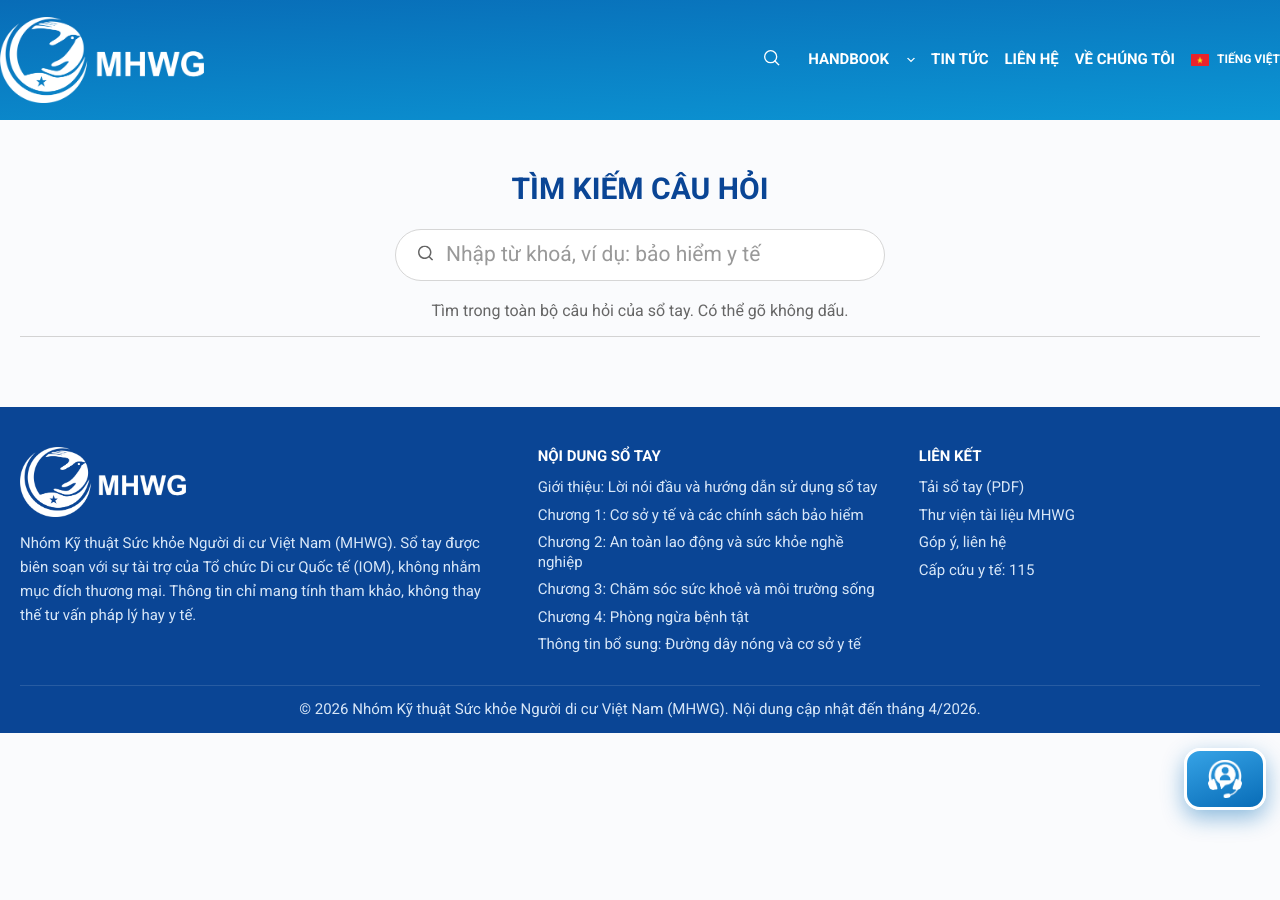
<file: tim_kiem.html>
<!DOCTYPE html>
<html lang="vi">
    <head>
        <meta charset="UTF-8" />
        <meta http-equiv="X-UA-Compatible" content="IE=edge" />
        <meta name="viewport" content="width=device-width, initial-scale=1.0" />
        <meta name="description" content="Tìm kiếm câu hỏi trong Sổ tay sức khỏe cho người lao động di cư trong nước." />
        <!-- favicon -->
        <link rel="apple-touch-icon" sizes="57x57" href="./images/favicon/apple-icon-57x57.png" />
        <link rel="apple-touch-icon" sizes="60x60" href="./images/favicon/apple-icon-60x60.png" />
        <link rel="apple-touch-icon" sizes="72x72" href="./images/favicon/apple-icon-72x72.png" />
        <link rel="apple-touch-icon" sizes="76x76" href="./images/favicon/apple-icon-76x76.png" />
        <link rel="apple-touch-icon" sizes="114x114" href="./images/favicon/apple-icon-114x114.png" />
        <link rel="apple-touch-icon" sizes="120x120" href="./images/favicon/apple-icon-120x120.png" />
        <link rel="apple-touch-icon" sizes="144x144" href="./images/favicon/apple-icon-144x144.png" />
        <link rel="apple-touch-icon" sizes="152x152" href="./images/favicon/apple-icon-152x152.png" />
        <link rel="apple-touch-icon" sizes="180x180" href="./images/favicon/apple-icon-180x180.png" />
        <link rel="icon" type="image/png" sizes="192x192" href="./images/favicon/android-icon-192x192.png" />
        <link rel="icon" type="image/png" sizes="32x32" href="./images/favicon/favicon-32x32.png" />
        <link rel="icon" type="image/png" sizes="96x96" href="./images/favicon/favicon-96x96.png" />
        <link rel="icon" type="image/png" sizes="16x16" href="./images/favicon/favicon-16x16.png" />
        <meta name="msapplication-TileColor" content="#ffffff" />
        <meta name="msapplication-TileImage" content="./images/favicon/ms-icon-144x144.png" />
        <meta name="theme-color" content="#ffffff" />
        <!-- end favicon -->
        <title>Tìm kiếm | Sổ tay sức khỏe cho người lao động di cư trong nước</title>
        <!-- font -->
        <link rel="preconnect" href="https://fonts.googleapis.com" />
        <link rel="preconnect" href="https://fonts.gstatic.com" crossorigin />
        <link href="https://fonts.googleapis.com/css2?family=Roboto:ital,wght@0,300;0,400;0,500;0,600;0,700;0,800;1,400&display=swap" rel="stylesheet" />
        <!-- end font -->
        <link rel="stylesheet" href="./css/style.css" />
    </head>

    <body>
        <!-- header -->
        <header id="header" class="header relative js__stickyHeader">
            <!-- pc -->
            <div class="header-container w-1290">
                <div class="header-top d-3xl-flex items-center justify-between">
                    <!-- logo -->
                    <div class="header-logo flex-0">
                        <a href="./index.html" class="header-logo__link"><img src="./images/logo-trang-1.png" alt="MHWG" class="header-logo__img"></a>
                    </div>
                    <!-- logo -->
                    <div class="header-right flex-1 d-3xl-flex items-center gap-24">
                        <!-- search -->
                        <div class="header-search js__searchContainer">
                            <div class="header-search__icon js__searchIcon">
                                <img src="./images/svg/search.svg" alt="Tìm kiếm">
                            </div>
                            <div class="header-search__wrapper js__searchContent">
                                <div class="header-search__close js__closeSearch">
                                    <img src="./images/svg/close-w.svg" alt="Đóng">
                                </div>
                                <div class="header-search__form">
                                    <form action="./tim_kiem.html" method="get" class="relative">
                                        <input type="text" name="s" class="search-input w-full h-full js__searchInput" placeholder="Tìm kiếm câu hỏi..." autocomplete="off">
                                        <button type="submit" class="search-btn" aria-label="Tìm kiếm">
                                            <svg class="ct-icon" aria-hidden="true" width="15" height="15" viewBox="0 0 15 15"><path d="M14.8,13.7L12,11c0.9-1.2,1.5-2.6,1.5-4.2c0-3.7-3-6.8-6.8-6.8S0,3,0,6.8s3,6.8,6.8,6.8c1.6,0,3.1-0.6,4.2-1.5l2.8,2.8c0.1,0.1,0.3,0.2,0.5,0.2s0.4-0.1,0.5-0.2C15.1,14.5,15.1,14,14.8,13.7z M1.5,6.8c0-2.9,2.4-5.2,5.2-5.2S12,3.9,12,6.8S9.6,12,6.8,12S1.5,9.6,1.5,6.8z" fill="currentColor"></path></svg>
                                        </button>
                                    </form>
                                </div>
                            </div>
                        </div>
                        <!-- end search -->
                        <!-- navbar -->
                        <ul class="navbar d-3xl-flex items-center gap-24">
                            <!-- item -->
                            <li class="navbar-item">
                                <div class="navbar-item__top d-3xl-flex items-center gap-10">
                                    <a href="./index.html" class="navbar-item__link">Handbook</a>
                                    <div class="navbar-item__icon">
                                        <svg class="ct-icon" width="8" height="8" viewBox="0 0 15 15"><path d="M2.1,3.2l5.4,5.4l5.4-5.4L15,4.3l-7.5,7.5L0,4.3L2.1,3.2z" fill="currentColor"></path></svg>
                                    </div>
                                </div>
                                <div class="navbar-dropdown-wrapper">
                                    <ul class="navbar-dropdown">
                                        <li class="navbar-dropdown__item fs-15">
                                            <a href="./gioi_thieu.html" class="navbar-dropdown__link">Giới thiệu: Lời nói đầu và hướng dẫn sử dụng sổ tay</a>
                                        </li>
                                        <li class="navbar-dropdown__item fs-15">
                                            <a href="./chapter_1.html" class="navbar-dropdown__link">Chương 1: Cơ sở y tế và các chính sách bảo hiểm</a>
                                        </li>
                                        <li class="navbar-dropdown__item fs-15">
                                            <a href="./chapter_2.html" class="navbar-dropdown__link">Chương 2: An toàn lao động và sức khỏe nghề nghiệp</a>
                                        </li>
                                        <li class="navbar-dropdown__item fs-15">
                                            <a href="./chapter_3.html" class="navbar-dropdown__link">Chương 3: Chăm sóc sức khoẻ và môi trường sống</a>
                                        </li>
                                        <li class="navbar-dropdown__item fs-15">
                                            <a href="./chapter_4.html" class="navbar-dropdown__link">Chương 4: Phòng ngừa bệnh tật</a>
                                        </li>
                                        <li class="navbar-dropdown__item fs-15">
                                            <a href="./thong_tin_bo_sung.html" class="navbar-dropdown__link">Thông tin bổ sung: Đường dây nóng và cơ sở y tế</a>
                                        </li>
                                    </ul>
                                </div>
                            </li>
                            <!-- end item -->
                            <!-- item -->
                            <li class="navbar-item">
                                <div class="navbar-item__top d-3xl-flex items-center gap-10">
                                    <a href="https://mhwg.org.vn/" class="navbar-item__link" target="_blank" rel="noopener">Tin tức</a>
                                </div>
                            </li>
                            <!-- end item -->
                            <!-- item -->
                            <li class="navbar-item">
                                <div class="navbar-item__top d-3xl-flex items-center gap-10">
                                    <a href="https://mhwg.org.vn/vi/lien-he/" class="navbar-item__link" target="_blank" rel="noopener">Liên hệ</a>
                                </div>
                            </li>
                            <!-- end item -->
                            <!-- item -->
                            <li class="navbar-item">
                                <div class="navbar-item__top d-3xl-flex items-center gap-10">
                                    <a href="./gioi_thieu.html" class="navbar-item__link">Về chúng tôi</a>
                                </div>
                            </li>
                            <!-- end item -->
                            <!-- item -->
                            <li class="navbar-item navbar-item-languageWrapper">
                                <div class="navbar-item__top d-3xl-flex items-center gap-10">
                                    <a href="./index.html" class="navbar-item__link navbar-item__language">
                                        <div class="navbar-item__flag-icon">
                                            <img src="./images/flag-vi.png" alt="">
                                        </div>
                                        <span class="navbar-item__text">Tiếng việt</span>
                                    </a>
                                </div>
                            </li>
                            <!-- end item -->
                        </ul>
                        <!-- end navbar -->

                        <!-- menu mobile -->
                        <div class="sub-menu d-3xl-none d-lg-block">
                            <!-- icon bar -->
                            <div class="icon-bar js__clickShowMenuMb px-15 py-10">
                                <img src="./images/svg/bar-w.svg" alt="Menu">
                            </div>
                            <!-- end icon bar -->
                            <!-- content -->
                            <div class="sub-menu__content">
                                <!-- close -->
                                <div class="sub-menu__close js__closeSubMenu h-56 p-4 mb-8 d-3xl-flex items-center text-white">
                                    <img src="./images/svg/close-w.svg" alt="Đóng">
                                </div>
                                <!-- end close -->

                                <div class="sub-menu__container">
                                    <!-- list -->
                                    <div class="sub-menu__list">
                                        <!-- item -->
                                        <div class="sub-menu__item">
                                            <!-- heading -->
                                            <div class="heading-sub js__dropDown d-3xl-flex items-center justify-between px-16 py-8 text-white">
                                                <a href="./index.html" class="heading-sub__title fs-16 fw-500">Handbook</a>
                                                <div class="heading-sub__arrow">
                                                    <img src="./images/svg/arrow-down-w.svg" alt="">
                                                </div>
                                            </div>
                                            <!-- end heading -->
                                            <!-- sub menu list -->
                                            <ul class="list-sub js__listSubMenu">
                                                <li class="item-sub">
                                                    <a href="./gioi_thieu.html" class="item-sub__link fs-16">Giới thiệu: Lời nói đầu và hướng dẫn sử dụng sổ tay</a>
                                                </li>
                                                <li class="item-sub">
                                                    <a href="./chapter_1.html" class="item-sub__link fs-16">Chương 1: Cơ sở y tế và các chính sách bảo hiểm</a>
                                                </li>
                                                <li class="item-sub">
                                                    <a href="./chapter_2.html" class="item-sub__link fs-16">Chương 2: An toàn lao động và sức khỏe nghề nghiệp</a>
                                                </li>
                                                <li class="item-sub">
                                                    <a href="./chapter_3.html" class="item-sub__link fs-16">Chương 3: Chăm sóc sức khoẻ và môi trường sống</a>
                                                </li>
                                                <li class="item-sub">
                                                    <a href="./chapter_4.html" class="item-sub__link fs-16">Chương 4: Phòng ngừa bệnh tật</a>
                                                </li>
                                                <li class="item-sub">
                                                    <a href="./thong_tin_bo_sung.html" class="item-sub__link fs-16">Thông tin bổ sung: Đường dây nóng và cơ sở y tế</a>
                                                </li>
                                            </ul>
                                            <!-- end sub menu list -->
                                        </div>
                                        <!-- end item -->
                                        <!-- item -->
                                        <div class="sub-menu__item">
                                            <div class="heading-sub d-3xl-flex items-center justify-between px-16 py-8 text-white">
                                                <a href="https://mhwg.org.vn/" class="heading-sub__title fs-16 fw-500" target="_blank" rel="noopener">Tin tức</a>
                                            </div>
                                        </div>
                                        <!-- end item -->
                                        <!-- item -->
                                        <div class="sub-menu__item">
                                            <div class="heading-sub d-3xl-flex items-center justify-between px-16 py-8 text-white">
                                                <a href="https://mhwg.org.vn/vi/lien-he/" class="heading-sub__title fs-16 fw-500" target="_blank" rel="noopener">Liên hệ</a>
                                            </div>
                                        </div>
                                        <!-- end item -->
                                        <!-- item -->
                                        <div class="sub-menu__item">
                                            <div class="heading-sub d-3xl-flex items-center justify-between px-16 py-8 text-white">
                                                <a href="./gioi_thieu.html" class="heading-sub__title fs-16 fw-500">Về chúng tôi</a>
                                            </div>
                                        </div>
                                        <!-- end item -->
                                    </div>
                                    <!-- end list -->
                                </div>
                            </div>
                            <!-- end content -->
                            <div class="overlay js__overlay"></div>
                        </div>
                        <!-- end menu mobile -->
                    </div>
                </div>
            </div>
            <!-- end pc -->
        </header>
        <!-- end header -->
        <!-- main -->
        <main id="main" class="main">
            <!-- search -->
            <section class="search-primary relative z-20 w-wrapper">
                <div class="search-primary__container w-1290">
                    <h1 class="heading-primary text-center">Tìm kiếm câu hỏi</h1>
                    <form action="./tim_kiem.html" method="get" class="search-primary__form relative">
                        <input type="text" name="s" class="search-input w-full js__searchPageInput" placeholder="Nhập từ khoá, ví dụ: bảo hiểm y tế" autocomplete="off">
                        <button type="submit" class="search-btn" aria-label="Tìm kiếm">
                            <svg class="ct-icon" aria-hidden="true" width="15" height="15" viewBox="0 0 15 15"><path d="M14.8,13.7L12,11c0.9-1.2,1.5-2.6,1.5-4.2c0-3.7-3-6.8-6.8-6.8S0,3,0,6.8s3,6.8,6.8,6.8c1.6,0,3.1-0.6,4.2-1.5l2.8,2.8c0.1,0.1,0.3,0.2,0.5,0.2s0.4-0.1,0.5-0.2C15.1,14.5,15.1,14,14.8,13.7z M1.5,6.8c0-2.9,2.4-5.2,5.2-5.2S12,3.9,12,6.8S9.6,12,6.8,12S1.5,9.6,1.5,6.8z" fill="currentColor"></path></svg>
                        </button>
                    </form>
                    <p class="search-primary__hint js__searchHint">Tìm trong toàn bộ câu hỏi của sổ tay. Có thể gõ không dấu.</p>
                    <div class="result-list js__searchResult"></div>
                </div>
            </section>
            <!-- end search -->
        </main>
        <!-- end main -->
        <!-- footer -->
        <footer id="footer" class="footer w-wrapper z-20 relative">
            <div class="footer-top w-1290">
                <div class="footer-brand">
                    <a href="./index.html" class="footer-logo"><img src="./images/logo-trang-1.png" alt="MHWG"></a>
                    <p class="footer-des">Nhóm Kỹ thuật Sức khỏe Người di cư Việt Nam (MHWG). Sổ tay được biên soạn với sự tài trợ của Tổ chức Di cư Quốc tế (IOM), không nhằm mục đích thương mại. Thông tin chỉ mang tính tham khảo, không thay thế tư vấn pháp lý hay y tế.</p>
                </div>
                <div>
                    <h3 class="footer-title">Nội dung sổ tay</h3>
                    <div class="footer-links">
                        <a href="./gioi_thieu.html">Giới thiệu: Lời nói đầu và hướng dẫn sử dụng sổ tay</a>
                        <a href="./chapter_1.html">Chương 1: Cơ sở y tế và các chính sách bảo hiểm</a>
                        <a href="./chapter_2.html">Chương 2: An toàn lao động và sức khỏe nghề nghiệp</a>
                        <a href="./chapter_3.html">Chương 3: Chăm sóc sức khoẻ và môi trường sống</a>
                        <a href="./chapter_4.html">Chương 4: Phòng ngừa bệnh tật</a>
                        <a href="./thong_tin_bo_sung.html">Thông tin bổ sung: Đường dây nóng và cơ sở y tế</a>
                    </div>
                </div>
                <div>
                    <h3 class="footer-title">Liên kết</h3>
                    <div class="footer-links">
                        <a href="./document/so-tay-suc-khoe-nguoi-lao-dong-di-cu.pdf" download>Tải sổ tay (PDF)</a>
                        <a href="https://mhwg.org.vn/thu-vien/" target="_blank" rel="noopener">Thư viện tài liệu MHWG</a>
                        <a href="https://mhwg.org.vn/vi/lien-he/" target="_blank" rel="noopener">Góp ý, liên hệ</a>
                        <a href="tel:115">Cấp cứu y tế: 115</a>
                    </div>
                </div>
            </div>
            <p class="footer-text text-center fs-15">© 2026 Nhóm Kỹ thuật Sức khỏe Người di cư Việt Nam (MHWG). Nội dung cập nhật đến tháng 4/2026.</p>
            <!-- back top -->
            <div id="back-top">
                <img src="./images/svg/arrow-top-w.svg" alt="Lên đầu trang">
            </div>
            <!-- end back top -->
        </footer>
        <!-- end footer -->
        <!-- hotline -->
        <a href="./thong_tin_bo_sung.html" class="hotline-fixed" aria-label="Đường dây nóng">
            <img src="./images/tong-dai.png" alt="">
            <span class="hotline-fixed__tip">Đường dây nóng</span>
        </a>
        <!-- end hotline -->
        <script src="./js/search-data.js"></script>
        <script src="./js/main.js"></script>
    </body>
</html>
</file>
<file: css/style.css>
html,
body,
div,
span,
applet,
object,
iframe,
h1,
h2,
h3,
h4,
h5,
h6,
p,
blockquote,
pre,
a,
abbr,
acronym,
address,
big,
cite,
code,
del,
dfn,
em,
img,
ins,
kbd,
q,
s,
samp,
small,
strike,
sub,
sup,
tt,
var,
u,
i,
center,
dl,
dt,
dd,
ol,
ul,
li,
fieldset,
form,
label,
legend,
table,
caption,
tbody,
tfoot,
thead,
tr,
th,
td,
article,
aside,
canvas,
details,
embed,
figure,
figcaption,
footer,
header,
hgroup,
menu,
nav,
output,
ruby,
section,
summary,
time,
mark,
audio,
video {
  margin: 0;
  padding: 0;
  border: 0;
  font-size: 100%;
  font: inherit;
  vertical-align: baseline;
}

/* HTML5 display-role reset for older browsers */
article,
aside,
details,
figcaption,
figure,
footer,
header,
hgroup,
menu,
nav,
section {
  display: block;
}

body {
  line-height: 1;
}

ol,
ul {
  list-style: none;
}

blockquote,
q {
  quotes: none;
}

blockquote:before,
blockquote:after,
q:before,
q:after {
  content: "";
  content: none;
}

table {
  border-collapse: collapse;
  border-spacing: 0;
}

html {
  box-sizing: border-box;
  scroll-behavior: smooth;
  -ms-text-size-adjust: 100%;
  -webkit-text-size-adjust: 100%;
}

* {
  margin: 0;
  padding: 0;
  -webkit-tap-highlight-color: transparent;
}

*,
*:before,
*:after {
  box-sizing: border-box;
}

body {
  position: relative;
  font-family: "Roboto", sans-serif;
  font-weight: 400;
  font-size: 1rem;
  font-style: normal;
  text-rendering: geometricPrecision;
  line-height: 1.3;
  color: #000;
  background-color: #fafbfd;
  box-sizing: border-box;
}
body.hidden {
  overflow: hidden;
}

input,
textarea,
select,
button {
  outline: none;
  font-family: "Roboto", sans-serif;
  text-rendering: geometricPrecision;
  border: 0;
  color: #000;
  font-size: 1rem;
  background-color: transparent;
}

input {
  line-height: normal;
}

label,
button {
  cursor: pointer;
}

a {
  text-decoration: unset;
  color: inherit;
  word-break: break-word;
}

a:hover,
a:active,
a:focus {
  outline: 0;
  color: inherit;
  color: #086cb7;
}

.link-decoration:hover {
  text-decoration: underline;
}

img {
  display: block;
  max-width: 100%;
  object-fit: cover;
}

.mx-auto {
  margin: auto;
}

/*===========================================================================*/
.font-arial {
  font-family: "Arial", sans-serif;
}

/*===========================================================================*/
.w-1290 {
  max-width: 80.625rem;
  margin: 0 auto;
}

.w-full {
  width: 100%;
}

.w-750 {
  max-width: 750px;
  margin: 0 auto;
}

.w-10 {
  width: 10%;
}

.w-16 {
  width: 16%;
}

.w-20 {
  width: 20%;
}

.w-25 {
  width: 25%;
}

.w-30 {
  width: 30%;
}

.w-35 {
  width: 35%;
}

.w-40 {
  width: 40%;
}

.w-45 {
  width: 45%;
}

.w-50 {
  width: 50%;
}

.w-60 {
  width: 60%;
}

.w-65 {
  width: 65%;
}

.w-70 {
  width: 70%;
}

.w-74 {
  width: 74%;
}

.w-80 {
  width: 80%;
}

.w-82 {
  width: 82%;
}

.w-92 {
  width: 92%;
}

/*=================================================================*/
.d-3xl-none {
  display: none;
}

.d-3xl-block {
  display: block;
}

.d-3xl-flex {
  display: flex;
}

.d-3xl-grid {
  display: grid;
}

.d-3xl-inline {
  display: inline-block;
}

.d-3xl-inline-flex {
  display: inline-flex;
}

/*=================================================================*/
.btn {
  cursor: pointer;
  display: inline-flex;
  align-items: center;
  justify-content: center;
  padding: 0 1rem;
  background-color: transparent;
  color: #333;
  outline: none;
}

/*===========================================================================*/
.fs-10 {
  font-size: 0.625rem;
}

.fs-11 {
  font-size: 0.6875rem;
}

.fs-12 {
  font-size: 0.75rem;
}

.fs-13 {
  font-size: 0.8125rem;
}

.fs-14 {
  font-size: 0.875rem;
}

.fs-15 {
  font-size: 0.9375rem;
}

.fs-16 {
  font-size: 1rem;
}

.fs-17 {
  font-size: 1.0625rem;
}

.fs-18 {
  font-size: 1.125rem;
}

.fs-20 {
  font-size: 1.25rem;
}

.fs-21 {
  font-size: 1.3125rem;
}

.fs-22 {
  font-size: 1.375rem;
}

.fs-23 {
  font-size: 1.4375rem;
}

.fs-24 {
  font-size: 1.5rem;
}

.fs-25 {
  font-size: 1.5625rem;
}

.fs-26 {
  font-size: 1.625rem;
}

.fs-28 {
  font-size: 1.75rem;
}

.fs-30 {
  font-size: 1.875rem;
}

.fs-32 {
  font-size: 2rem;
}

.fs-36 {
  font-size: 2.25rem;
}

.fs-40 {
  font-size: 2.5rem;
}

.fs-48 {
  font-size: 3rem;
}

/*=================================================================*/
.image-wrapper {
  position: relative;
  display: block;
  padding-bottom: 60%;
}

.image-wrapper-full {
  position: relative;
  display: block;
  padding-bottom: 100%;
}

.image-wrapper img,
.image-wrapper-full img {
  position: absolute;
  object-fit: cover;
  width: 100%;
  height: 100%;
}

/*=================================================================*/
.text-black {
  color: #000;
}

.text-white {
  color: #fff;
}

.text-blue-0c {
  color: #0c96d4;
}

.text-blue-08 {
  color: #086cb7;
}

.text-gray-192 {
  color: #192a3d;
}

.text-gray-33 {
  color: #333;
}

.text-gray-66 {
  color: #666;
}

.text-gray-7a {
  color: #7a7a7a;
}

.text-green-009 {
  color: #009f54;
}

.text-yellow-f5 {
  color: #f5ae43;
}

.text-cyan-49 {
  color: #49c8eb;
}

.text-cyan-00b {
  color: #00b2b2;
}

.text-pink-f1 {
  color: #f16977;
}

.text-purple-67 {
  color: #6751a2;
}

/*=================================================================*/
.bg-white {
  background-color: #fff;
}

.bg-black {
  background-color: #000;
}

.bg-transparent {
  background-color: transparent;
}

.bg-yellow-f6 {
  background-color: #f6ad44;
}

.bg-yellow-fb {
  background-color: #FBF3BC;
}

.bg-green-ba {
  background-color: #BAE1BF;
}

.bg-blue-086 {
  background-color: #086CB7;
}

.bg-blue-8fa {
  background-color: #8fa8d5;
}

.bg-blue-08630 {
  background-color: rgba(8, 108, 183, 0.1882352941);
}

.bg-cyan-49 {
  background-color: #49c8eb;
}

.bg-cyan-00b {
  background-color: #00b2b2;
}

.bg-cyan-c3e {
  background-color: #c3e7e5;
}

.bg-pink-f1 {
  background-color: #f16977;
}

.bg-pink-fce {
  background-color: #fce1e6;
}

.bg-purple-67 {
  background-color: #6751a2;
}

.bg-purple-e0c {
  background-color: #e0cee6;
}

.bg-yellow-ff {
  background-color: #FFEFE0;
}

/*=================================================================*/
.fw-300 {
  font-weight: 300;
}

.fw-400 {
  font-weight: 400;
}

.fw-500 {
  font-weight: 500;
}

.fw-600 {
  font-weight: 600;
}

.fw-700 {
  font-weight: 700;
}

.fw-800 {
  font-weight: 800;
}

.fw-900 {
  font-weight: 900;
}

/*=================================================================*/
.pt-4 {
  padding-top: 0.25rem;
}

.pb-4 {
  padding-bottom: 0.25rem;
}

.pl-4 {
  padding-left: 0.25rem;
}

.pr-4 {
  padding-right: 0.25rem;
}

.py-4 {
  padding-top: 0.25rem;
  padding-bottom: 0.25rem;
}

.px-4 {
  padding-left: 0.25rem;
  padding-right: 0.25rem;
}

.p-4 {
  padding: 0.25rem;
}

.mt-4 {
  margin-top: 0.25rem;
}

.mb-4 {
  margin-bottom: 0.25rem;
}

.ml-4 {
  margin-left: 0.25rem;
}

.mr-4 {
  margin-right: 0.25rem;
}

.my-4 {
  margin-top: 0.25rem;
  margin-bottom: 0.25rem;
}

.mx-4 {
  margin-left: 0.25rem;
  margin-right: 0.25rem;
}

.m-4 {
  margin: 0.25rem;
}

/*=================================================================*/
.pt-8 {
  padding-top: 0.5rem;
}

.pb-8 {
  padding-bottom: 0.5rem;
}

.pl-8 {
  padding-left: 0.5rem;
}

.pr-8 {
  padding-right: 0.5rem;
}

.py-8 {
  padding-top: 0.5rem;
  padding-bottom: 0.5rem;
}

.px-8 {
  padding-left: 0.5rem;
  padding-right: 0.5rem;
}

.p-8 {
  padding: 0.5rem;
}

.mt-8 {
  margin-top: 0.5rem;
}

.mb-8 {
  margin-bottom: 0.5rem;
}

.ml-8 {
  margin-left: 0.5rem;
}

.mr-8 {
  margin-right: 0.5rem;
}

.my-8 {
  margin-top: 0.5rem;
  margin-bottom: 0.5rem;
}

.mx-8 {
  margin-left: 0.5rem;
  margin-right: 0.5rem;
}

.m-8 {
  margin: 0.5rem;
}

/*=================================================================*/
.pt-10 {
  padding-top: 0.625rem;
}

.pb-10 {
  padding-bottom: 0.625rem;
}

.pl-10 {
  padding-left: 0.625rem;
}

.pr-10 {
  padding-right: 0.625rem;
}

.py-10 {
  padding-top: 0.625rem;
  padding-bottom: 0.625rem;
}

.px-10 {
  padding-left: 0.625rem;
  padding-right: 0.625rem;
}

.p-10 {
  padding: 0.625rem;
}

.mt-10 {
  margin-top: 0.625rem;
}

.mb-10 {
  margin-bottom: 0.625rem;
}

.ml-10 {
  margin-left: 0.625rem;
}

.mr-10 {
  margin-right: 0.625rem;
}

.my-10 {
  margin-top: 0.625rem;
  margin-bottom: 0.625rem;
}

.mx-10 {
  margin-left: 0.625rem;
  margin-right: 0.625rem;
}

.m-10 {
  margin: 0.625rem;
}

/*=================================================================*/
.pt-12 {
  padding-top: 0.75rem;
}

.pb-12 {
  padding-bottom: 0.75rem;
}

.pl-12 {
  padding-left: 0.75rem;
}

.pr-12 {
  padding-right: 0.75rem;
}

.py-12 {
  padding-top: 0.75rem;
  padding-bottom: 0.75rem;
}

.px-12 {
  padding-left: 0.75rem;
  padding-right: 0.75rem;
}

.p-12 {
  padding: 0.75rem;
}

.mt-12 {
  margin-top: 0.75rem;
}

.mb-12 {
  margin-bottom: 0.75rem;
}

.ml-12 {
  margin-left: 0.75rem;
}

.mr-12 {
  margin-right: 0.75rem;
}

.my-12 {
  margin-top: 0.75rem;
  margin-bottom: 0.75rem;
}

.mx-12 {
  margin-left: 0.75rem;
  margin-right: 0.75rem;
}

.m-12 {
  margin: 0.75rem;
}

/*=================================================================*/
.pt-15 {
  padding-top: 0.9375rem;
}

.pb-15 {
  padding-bottom: 0.9375rem;
}

.pl-15 {
  padding-left: 0.9375rem;
}

.pr-15 {
  padding-right: 0.9375rem;
}

.py-15 {
  padding-top: 0.9375rem;
  padding-bottom: 0.9375rem;
}

.px-15 {
  padding-left: 0.9375rem;
  padding-right: 0.9375rem;
}

.p-15 {
  padding: 0.9375rem;
}

.mt-15 {
  margin-top: 0.9375rem;
}

.mb-15 {
  margin-bottom: 0.9375rem;
}

.ml-15 {
  margin-left: 0.9375rem;
}

.mr-15 {
  margin-right: 0.9375rem;
}

.my-15 {
  margin-top: 0.9375rem;
  margin-bottom: 0.9375rem;
}

.mx-15 {
  margin-left: 0.9375rem;
  margin-right: 0.9375rem;
}

.m-15 {
  margin: 0.9375rem;
}

/*=================================================================*/
.pt-16 {
  padding-top: 1rem;
}

.pb-16 {
  padding-bottom: 1rem;
}

.pl-16 {
  padding-left: 1rem;
}

.pr-16 {
  padding-right: 1rem;
}

.py-16 {
  padding-top: 1rem;
  padding-bottom: 1rem;
}

.px-16 {
  padding-left: 1rem;
  padding-right: 1rem;
}

.p-16 {
  padding: 1rem;
}

.mt-16 {
  margin-top: 1rem;
}

.mb-16 {
  margin-bottom: 1rem;
}

.ml-16 {
  margin-left: 1rem;
}

.mr-16 {
  margin-right: 1rem;
}

.my-16 {
  margin-top: 1rem;
  margin-bottom: 1rem;
}

.mx-16 {
  margin-left: 1rem;
  margin-right: 1rem;
}

.m-16 {
  margin: 1rem;
}

/*=================================================================*/
.pt-20 {
  padding-top: 1.25rem;
}

.pb-20 {
  padding-bottom: 1.25rem;
}

.pl-20 {
  padding-left: 1.25rem;
}

.pr-20 {
  padding-right: 1.25rem;
}

.py-20 {
  padding-top: 1.25rem;
  padding-bottom: 1.25rem;
}

.px-20 {
  padding-left: 1.25rem;
  padding-right: 1.25rem;
}

.p-20 {
  padding: 1.25rem;
}

.mt-20 {
  margin-top: 1.25rem;
}

.mb-20 {
  margin-bottom: 1.25rem;
}

.ml-20 {
  margin-left: 1.25rem;
}

.mr-20 {
  margin-right: 1.25rem;
}

.my-20 {
  margin-top: 1.25rem;
  margin-bottom: 1.25rem;
}

.mx-20 {
  margin-left: 1.25rem;
  margin-right: 1.25rem;
}

.m-20 {
  margin: 1.25rem;
}

/*=================================================================*/
.pt-24 {
  padding-top: 1.5rem;
}

.pb-24 {
  padding-bottom: 1.5rem;
}

.pl-24 {
  padding-left: 1.5rem;
}

.pr-24 {
  padding-right: 1.5rem;
}

.py-24 {
  padding-top: 1.5rem;
  padding-bottom: 1.5rem;
}

.px-24 {
  padding-left: 1.5rem;
  padding-right: 1.5rem;
}

.p-24 {
  padding: 1.5rem;
}

.mt-24 {
  margin-top: 1.5rem;
}

.mb-24 {
  margin-bottom: 1.5rem;
}

.ml-24 {
  margin-left: 1.5rem;
}

.mr-24 {
  margin-right: 1.5rem;
}

.my-24 {
  margin-top: 1.5rem;
  margin-bottom: 1.5rem;
}

.mx-24 {
  margin-left: 1.5rem;
  margin-right: 1.5rem;
}

.m-24 {
  margin: 1.5rem;
}

/*=================================================================*/
.pt-30 {
  padding-top: 1.875rem;
}

.pb-30 {
  padding-bottom: 1.875rem;
}

.pl-30 {
  padding-left: 1.875rem;
}

.pr-30 {
  padding-right: 1.875rem;
}

.py-30 {
  padding-top: 1.875rem;
  padding-bottom: 1.875rem;
}

.px-30 {
  padding-left: 1.875rem;
  padding-right: 1.875rem;
}

.p-30 {
  padding: 1.875rem;
}

.mt-30 {
  margin-top: 1.875rem;
}

.mb-30 {
  margin-bottom: 1.875rem;
}

.ml-30 {
  margin-left: 1.875rem;
}

.mr-30 {
  margin-right: 1.875rem;
}

.my-30 {
  margin-top: 1.875rem;
  margin-bottom: 1.875rem;
}

.mx-30 {
  margin-left: 1.875rem;
  margin-right: 1.875rem;
}

.m-30 {
  margin: 1.875rem;
}

/*=================================================================*/
.pt-40 {
  padding-top: 2.5rem;
}

.pb-40 {
  padding-bottom: 2.5rem;
}

.pl-40 {
  padding-left: 2.5rem;
}

.pr-40 {
  padding-right: 2.5rem;
}

.py-40 {
  padding-top: 2.5rem;
  padding-bottom: 2.5rem;
}

.px-40 {
  padding-left: 2.5rem;
  padding-right: 2.5rem;
}

.p-40 {
  padding: 2.5rem;
}

.mt-40 {
  margin-top: 2.5rem;
}

.mb-40 {
  margin-bottom: 2.5rem;
}

.ml-40 {
  margin-left: 2.5rem;
}

.mr-40 {
  margin-right: 2.5rem;
}

.my-40 {
  margin-top: 2.5rem;
  margin-bottom: 2.5rem;
}

.mx-40 {
  margin-left: 2.5rem;
  margin-right: 2.5rem;
}

.m-40 {
  margin: 2.5rem;
}

/*=================================================================*/
.border-999 {
  border-radius: 999px;
  -webkit-border-radius: 999px;
  -moz-border-radius: 999px;
  -ms-border-radius: 999px;
  -o-border-radius: 999px;
}

.border-full {
  border-radius: 50%;
  -webkit-border-radius: 50%;
  -moz-border-radius: 50%;
  -ms-border-radius: 50%;
  -o-border-radius: 50%;
}

/*=================================================================*/
.fix-text {
  display: -webkit-box;
  -webkit-line-clamp: 1;
  -webkit-box-orient: vertical;
  overflow: hidden;
  text-overflow: ellipsis;
}

.fix-text2 {
  display: -webkit-box;
  -webkit-line-clamp: 2;
  -webkit-box-orient: vertical;
  overflow: hidden;
  text-overflow: ellipsis;
}

.fix-text3 {
  display: -webkit-box;
  -webkit-line-clamp: 3;
  -webkit-box-orient: vertical;
  overflow: hidden;
  text-overflow: ellipsis;
}

.fix-text4 {
  display: -webkit-box;
  -webkit-line-clamp: 4;
  -webkit-box-orient: vertical;
  overflow: hidden;
  text-overflow: ellipsis;
}

.fix-text5 {
  display: -webkit-box;
  -webkit-line-clamp: 5;
  -webkit-box-orient: vertical;
  overflow: hidden;
  text-overflow: ellipsis;
}

/*=================================================================*/
.lh-1 {
  line-height: 1;
}

.lh-15 {
  line-height: 0.9375rem;
}

.lh-16 {
  line-height: 1rem;
}

.lh-19 {
  line-height: 1.1875rem;
}

.lh-22 {
  line-height: 1.375rem;
}

.lh-24 {
  line-height: 1.5rem;
}

.lh-26 {
  line-height: 1.625rem;
}

.lh-28 {
  line-height: 1.75rem;
}

.lh-30 {
  line-height: 1.875rem;
}

.lh-32 {
  line-height: 2rem;
}

.lh-34 {
  line-height: 2.125rem;
}

.lh-40 {
  line-height: 2.5rem;
}

.lh-130 {
  line-height: 130%;
}

.lh-140 {
  line-height: 140%;
}

.lh-150 {
  line-height: 150%;
}

.lh-160 {
  line-height: 160%;
}

/*=================================================================*/
.relative {
  position: relative;
}

.absolute {
  position: absolute;
}

/*=================================================================*/
.text-center {
  text-align: center;
}

.text-center-im {
  text-align: center !important;
}

.text-right {
  text-align: right;
}

.text-left {
  text-align: left;
}

.text-italic {
  font-style: italic;
}

.text-justify {
  text-align: justify;
}

/*=================================================================*/
.items-center {
  align-items: center;
}

.justify-between {
  justify-content: space-between;
}

.justify-center {
  justify-content: center;
}

.justify-around {
  justify-content: space-around;
}

.flex-0 {
  flex-shrink: 0;
}

.flex-1 {
  flex: 1;
}

.flex-column {
  flex-direction: column;
}

/*=================================================================*/
.col-2 {
  grid-template-columns: repeat(2, 1fr);
}

.col-3 {
  grid-template-columns: repeat(3, 1fr);
}

.col-4 {
  grid-template-columns: repeat(4, 1fr);
}

.col-5 {
  grid-template-columns: repeat(5, 1fr);
}

/*=================================================================*/
.gap-8 {
  grid-gap: 0.5rem;
}

.gap-16 {
  grid-gap: 1rem;
}

.gap-20 {
  grid-gap: 1.25rem;
}

.gap-24 {
  grid-gap: 1.5rem;
}

.gap-25 {
  grid-gap: 1.5625rem;
}

.gap-30 {
  grid-gap: 1.875rem;
}

/*=================================================================*/
.h-full {
  height: 100%;
}

.h-32 {
  height: 2rem;
}

.h-36 {
  height: 2.25rem;
}

.h-40 {
  height: 2.5rem;
}

.h-48 {
  height: 3rem;
}

.h-56 {
  height: 3.5rem;
}

/*=================================================================*/
.max-w-fit {
  max-width: fit-content;
}

/*=================================================================*/
.tracking-0125 {
  letter-spacing: 0.0125em;
}

/*=================================================================*/
.z-10 {
  z-index: 10;
}

.z-20 {
  z-index: 20;
}

.z-30 {
  z-index: 30;
}

.z-40 {
  z-index: 40;
}

.z-50 {
  z-index: 50;
}

.z-100 {
  z-index: 100;
}

/*=================================================================*/
.transition {
  transition: all 0.2s cubic-bezier(0.175, 0.885, 0.32, 1);
}

/*=================================================================*/
.pointer {
  cursor: pointer;
}

/*=================================================================*/
.uppercase {
  text-transform: uppercase;
}

.shadow {
  box-shadow: 0 3px 1px -2px rgba(0, 0, 0, 0.2), 0 2px 2px 0 rgba(0, 0, 0, 0.14), 0 1px 5px 0 rgba(0, 0, 0, 0.12);
}

.w-wrapper {
  padding-left: 20px;
  padding-right: 20px;
}

.over-hidden {
  overflow: hidden;
}

.border-e5 {
  border-bottom: 1px solid #e5e5e5;
}

.border-73 {
  border-bottom: 1px solid #737373;
}

.border-73-t {
  border-top: 1px solid #737373;
}

.border-7320 {
  border-bottom: 1px solid rgba(115, 115, 115, 0.2);
}

.border-4 {
  border-radius: 0.25rem;
  overflow: hidden;
  -webkit-border-radius: 0.25rem;
  -moz-border-radius: 0.25rem;
  -ms-border-radius: 0.25rem;
  -o-border-radius: 0.25rem;
}

.border-10 {
  border-radius: 10px;
}

.rounded-20 {
  border-radius: 20px;
}

.border-green-009 {
  border: 1px solid #009F54;
}

.border-blue-086 {
  border: 1px solid #086CB7;
}

.border-blue-8fa {
  border: 1px solid #8fa8d5;
}

.border-yellow-f5 {
  border: 1px solid #f5ae43;
}

.border-cyan-49 {
  border: 1px solid #49c8eb;
}

.border-cyan-00b {
  border: 1px solid #00b2b2;
}

.border-pink-f1 {
  border: 1px solid #f16977;
}

.border-purple-67 {
  border: 1px solid #6751a2;
}

.border-3px {
  border-width: 3px;
}

.flip-img {
  -moz-transform: scaleX(-1);
  -o-transform: scaleX(-1);
  -webkit-transform: scaleX(-1);
  transform: scaleX(-1);
  filter: FlipH;
  -ms-filter: "FlipH";
}

.fs-14px {
  font-size: 14px !important;
}

.fs-15px {
  font-size: 15px !important;
}

.mt-0 {
  margin-top: 0 !important;
}

.img-round-full-120 {
  border-radius: 999px;
  overflow: hidden;
  width: 120px !important;
  height: 120px;
  display: flex;
  align-items: center;
  justify-content: center;
}
.img-round-full-120 img {
  object-fit: contain;
}

.img-round-full-100 {
  border-radius: 999px;
  overflow: hidden;
  width: 100px !important;
  height: 100px;
  display: flex;
  align-items: center;
  justify-content: center;
}
.img-round-full-100 img {
  object-fit: contain;
}

.gap-10 {
  gap: 10px;
}

.header {
  z-index: 1000;
  padding: 17px 0;
  background-color: #0c96d4;
  background-image: linear-gradient(-3deg, #0c96d4 0%, #086cb7 100%);
}
.header.sticky {
  position: fixed;
  top: 0;
  right: 0;
  left: 0;
  padding: 12px 0;
  background-color: initial;
  background-image: linear-gradient(135deg, rgb(12, 150, 212) 0%, rgb(8, 108, 183) 100%);
}
.header.sticky .header-logo__img {
  width: auto;
  height: 60px;
}
.header-logo__img {
  width: auto;
  height: 86px;
}
.header-search__icon {
  cursor: pointer;
}
.header-search__icon img {
  width: 20px;
}
.header-search__wrapper {
  display: none;
  position: fixed;
  inset: 0;
  z-index: 100;
  background: rgba(18, 21, 25, 0.98);
}
.header-search__close {
  position: absolute;
  top: 10px;
  right: 10px;
  cursor: pointer;
  z-index: 10;
  padding: 10px;
}
.header-search__form {
  position: absolute;
  max-width: 800px;
  width: 100%;
  top: 50%;
  left: 50%;
  transform: translate(-50%, -50%);
}
.header-search__form .search-input {
  height: 68px;
  font-size: 35px;
  color: #fff;
  border-bottom: 1px solid #0c96d4;
  padding-bottom: 20px;
  padding-right: 60px;
}
.header-search__form .search-btn {
  width: 48px;
  height: 48px;
  position: absolute;
  right: 0;
  top: 0;
  background-color: #0c96d4;
  color: #fff;
  border-radius: 999px;
}
.header-search.active .header-search__wrapper {
  display: block;
}
.header-right {
  justify-content: end;
}
.header .navbar {
  color: #fff;
}
.header .navbar-item {
  font-size: 15px;
  font-weight: bold;
  position: relative;
  cursor: pointer;
  z-index: 20;
}
.header .navbar-item.active .navbar-item__link,
.header .navbar-item.active .navbar-item__icon {
  color: #fff200;
}
.header .navbar-item:hover .navbar-item__link,
.header .navbar-item:hover .navbar-item__icon {
  color: #fff200;
}
.header .navbar-item:hover .navbar-dropdown-wrapper {
  display: block;
}
.header .navbar-item__link {
  text-transform: uppercase;
}
.header .navbar-item__icon {
  margin-left: 8px;
}
.header .navbar-item__flag-icon, .header .navbar-item__flag {
  width: 18px;
  height: auto !important;
}
.header .navbar-item__language {
  display: flex;
  align-items: center;
  gap: 8px;
  font-size: 12px;
}
.header .navbar-item:last-child .navbar-dropdown-wrapper {
  right: 0;
  left: auto;
}
.header .navbar-item-languageWrapper .navbar-dropdown-wrapper {
  top: 30px;
}
.header .navbar-dropdown-wrapper {
  position: absolute;
  max-width: 300px;
  width: max-content;
  background-color: #0a4595;
  top: 52px;
  left: 0;
  right: 0;
  z-index: 50;
  display: none;
}
.header .navbar-dropdown-wrapper::before {
  content: "";
  position: absolute;
  width: 100%;
  height: 70px;
  background-color: transparent;
  top: -60px;
}
.header .navbar-dropdown {
  max-height: calc(100vh - 200px);
  overflow: auto;
}
.header .navbar-dropdown::-webkit-scrollbar {
  width: 6px;
  background-color: #F5F5F5;
}
.header .navbar-dropdown::-webkit-scrollbar-thumb {
  background-color: #9eb3cf;
}
.header .navbar-dropdown::-webkit-scrollbar-track {
  -webkit-box-shadow: inset 0 0 6px rgba(0, 0, 0, 0.3);
  background-color: #F5F5F5;
}
.header .navbar-dropdown__item {
  border-bottom: 1px dashed rgba(255, 255, 255, 0.1);
}
.header .navbar-dropdown__item:last-child {
  border-bottom: 0;
}
.header .navbar-dropdown__item .navbar-item__link {
  padding: 10px 15px;
}
.header .navbar-dropdown__link {
  padding: 13px 20px;
  display: block;
}
.header .navbar-dropdown__link:hover {
  color: #fff200;
}

.sub-menu .heading-sub {
  padding-left: 25px;
  padding-right: 25px;
}
.sub-menu .heading-sub__title {
  font-size: 20px;
}
.sub-menu .icon-bar {
  margin-right: -15px;
}
.sub-menu__content {
  position: fixed;
  right: 0;
  top: 0;
  width: 65vw;
  height: 100%;
  background-image: linear-gradient(90deg, rgb(10, 69, 149) 0%, rgb(155, 81, 224) 100%);
  z-index: 100;
  box-shadow: 0px 11px 15px -7px rgba(var(--ipt-baseAlt-rgb), 0.2), 0px 24px 38px 3px rgba(var(--ipt-baseAlt-rgb), 0.14), 0px 9px 46px 8px rgba(var(--ipt-baseAlt-rgb), 0.12);
  transform: translateX(100%);
  transition: all 0.2s ease;
}
.sub-menu__close {
  width: 3rem;
  height: 3rem;
  margin-left: auto;
  display: flex;
  align-items: center;
  justify-content: center;
}
.sub-menu__container {
  height: calc(100% - 100px);
  overflow: auto;
}
.sub-menu__item.active .heading-sub__arrow img {
  color: #fff;
  transform: rotate(-90deg);
}
.sub-menu.active .sub-menu__content {
  transform: translate(0);
}
.sub-menu.active .overlay {
  opacity: 1;
  visibility: visible;
  z-index: 99;
}
.sub-menu .list-sub {
  max-height: 0;
  overflow: hidden;
  transition: max-height 0.2s ease-out;
  position: relative;
}
.sub-menu .item-sub {
  position: relative;
}
.sub-menu .item-sub__link {
  display: flex;
  padding: 0.5rem 1rem 0.5rem 3.125rem;
  color: #fff;
  position: relative;
}
.sub-menu .item-sub__link:before {
  position: absolute;
  content: "";
  top: calc(50% - 2px);
  left: 25px;
  width: 3px;
  height: 3px;
  opacity: 0.3;
  border-radius: 5px;
  background: #fff;
}
.sub-menu .item-sub:last-child .item-sub__link {
  border-bottom: 1px solid rgba(255, 255, 255, 0.16);
}

.overlay {
  position: fixed;
  inset: 0;
  opacity: 0;
  visibility: hidden;
  z-index: 0;
  background-color: rgba(0, 0, 0, 0.5);
  transition: all 0.2s ease;
  will-change: opacity;
}

.heading-primary {
  font-size: 30px;
  font-weight: 700;
  line-height: 1.3;
  text-transform: uppercase;
  color: #0a4595;
}

.handbook-primary {
  padding-top: 50px;
  padding-bottom: 50px;
}
.handbook-primary__head {
  max-width: 780px;
  margin: 0 auto 36px;
  text-align: center;
}
.handbook-primary__des {
  margin-top: 10px;
  font-size: 17px;
  line-height: 1.5;
  color: #555;
}
.handbook-primary__list {
  display: grid;
  grid-template-columns: repeat(3, 1fr);
  gap: 20px;
}

.handbook-item {
  position: relative;
  display: flex;
  flex-direction: column;
  aspect-ratio: 416/583;
  overflow: hidden;
  border-radius: 18px;
  color: #fff;
  isolation: isolate;
  transition: transform 0.3s ease, box-shadow 0.3s ease;
}
.handbook-item:hover {
  color: #fff;
  transform: translateY(-6px);
  box-shadow: 0 18px 36px rgba(0, 0, 0, 0.18);
}
.handbook-item:hover .handbook-item__img img {
  transform: scale(1.05);
}
.handbook-item__tab {
  position: absolute;
  z-index: -1;
  top: 9%;
  bottom: 9%;
  left: 0;
  width: 11%;
  border-radius: 0 22px 22px 0;
}
.handbook-item:nth-child(3n) .handbook-item__tab {
  left: auto;
  right: 0;
  border-radius: 22px 0 0 22px;
}
.handbook-item__img {
  flex: 1;
  min-height: 0;
  display: flex;
  align-items: center;
  justify-content: center;
  padding: 7% 14% 0;
}
.handbook-item__img img {
  max-width: 100%;
  max-height: 100%;
  object-fit: contain;
  filter: drop-shadow(0 8px 14px rgba(0, 0, 0, 0.12));
  transition: transform 0.5s ease;
}
.handbook-item--5 .handbook-item__img img {
  max-width: 58%;
  max-height: 80%;
}
.handbook-item__content {
  position: relative;
  z-index: 1;
  padding: 0 14% 17%;
  text-align: center;
}
.handbook-item__label {
  display: block;
  margin-bottom: 8px;
  font-size: 19px;
  font-weight: 700;
}
.handbook-item__title {
  font-size: 26px;
  font-weight: 700;
  line-height: 1.3;
  text-transform: uppercase;
  text-wrap: balance;
}
.handbook-item__meta {
  display: inline-block;
  margin-top: 14px;
  padding: 5px 14px;
  border-radius: 999px;
  font-size: 13px;
  font-weight: 500;
  background-color: rgba(255, 255, 255, 0.2);
}
.handbook-item:before, .handbook-item:after {
  content: "";
  position: absolute;
  z-index: -1;
  pointer-events: none;
  background-repeat: no-repeat;
  background-size: contain;
}
.handbook-item:before {
  right: 17%;
  bottom: 3%;
  width: 48px;
  height: 48px;
  background-image: url("data:image/svg+xml,%3Csvg xmlns='http://www.w3.org/2000/svg' viewBox='0 0 24 24'%3E%3Cpath d='M9 2h6v7h7v6h-7v7H9v-7H2V9h7z' fill='none' stroke='white' stroke-opacity='.55' stroke-width='1.2'/%3E%3C/svg%3E");
}
.handbook-item:after {
  right: 6%;
  bottom: 4.5%;
  width: 24px;
  height: 24px;
  background-image: url("data:image/svg+xml,%3Csvg xmlns='http://www.w3.org/2000/svg' viewBox='0 0 24 24'%3E%3Cpath d='M9 2h6v7h7v6h-7v7H9v-7H2V9h7z' fill='white' fill-opacity='.9'/%3E%3C/svg%3E");
}
.handbook-item--0 {
  background-color: #1e73be;
}
.handbook-item--0 .handbook-item__tab {
  background-color: rgb(73.5294117647%, 83.5294117647%, 92.3529411765%);
}
.handbook-item--1 {
  background-color: #23a88f;
}
.handbook-item--1 .handbook-item__tab {
  background-color: rgb(74.1176470588%, 89.7647058824%, 86.8235294118%);
}
.handbook-item--2 {
  background-color: #e8639a;
}
.handbook-item--2 .handbook-item__tab {
  background-color: rgb(97.2941176471%, 81.6470588235%, 88.1176470588%);
}
.handbook-item--3 {
  background-color: #20a9e0;
}
.handbook-item--3 .handbook-item__tab {
  background-color: rgb(73.7647058824%, 89.8823529412%, 96.3529411765%);
}
.handbook-item--4 {
  background-color: #9464b4;
}
.handbook-item--4 .handbook-item__tab {
  background-color: rgb(87.4117647059%, 81.7647058824%, 91.1764705882%);
}
.handbook-item--5 {
  background-color: #f0a92e;
}
.handbook-item--5 .handbook-item__tab {
  background-color: rgb(98.2352941176%, 89.8823529412%, 75.4117647059%);
}

.download-block {
  display: flex;
  align-items: center;
  justify-content: space-between;
  gap: 24px;
  margin-top: 40px;
  padding: 28px 36px;
  border-radius: 18px;
  color: #fff;
  background-image: linear-gradient(135deg, #0c96d4 0%, #086cb7 100%);
}
.download-block__title {
  font-size: 22px;
  font-weight: 700;
}
.download-block__des {
  margin-top: 4px;
  opacity: 0.9;
}
.download-block__actions {
  display: flex;
  flex-wrap: wrap;
  gap: 12px;
}

.btn-pill {
  display: inline-flex;
  align-items: center;
  gap: 8px;
  padding: 11px 22px;
  border-radius: 999px;
  font-weight: 700;
  font-size: 15px;
  color: #192a3d;
  background-color: #fff;
  transition: transform 0.2s ease, background-color 0.2s ease;
}
.btn-pill img {
  width: 16px;
  height: auto;
}
.btn-pill:hover {
  color: #192a3d;
  transform: translateY(-1px);
}
.btn-pill--ghost {
  color: #fff;
  background-color: rgba(255, 255, 255, 0.18);
  border: 1px solid rgba(255, 255, 255, 0.6);
}
.btn-pill--ghost:hover {
  color: #fff;
  background-color: rgba(255, 255, 255, 0.3);
}

.chapter-primary__container {
  min-height: 300px;
}
.chapter-primary__content {
  padding-right: 170px;
}
.chapter-primary__heading {
  font-size: 28px;
}
.chapter-primary__heading-inner {
  border-radius: 0px 0px 100px 0px;
  padding: 20px 70px 20px 30px;
  display: inline-block;
  line-height: 1;
}
.chapter-primary__title {
  font-size: 28px;
  margin-top: 20px;
}
.chapter-primary__meta {
  display: flex;
  flex-wrap: wrap;
  align-items: center;
  gap: 10px 20px;
  margin-top: 20px;
  font-size: 16px;
  font-weight: 500;
  color: #fff;
}
.chapter-primary__meta a {
  display: inline-flex;
  align-items: center;
  gap: 6px;
  padding: 8px 18px;
  border-radius: 999px;
  color: #192a3d;
  background-color: #fff;
  font-weight: 600;
}
.chapter-primary__meta a:hover {
  color: #192a3d;
  opacity: 0.9;
}
.chapter-primary__img {
  width: 300px;
  min-height: 300px;
  display: flex;
  padding: 10px;
}
.chapter-primary__img img {
  width: 80%;
  height: auto;
  max-height: 260px;
  object-fit: contain;
  margin: auto;
}
.chapter-primary--0 {
  background-color: #7aa9d7;
}
.chapter-primary--0 .chapter-primary__heading-inner,
.chapter-primary--0 .chapter-primary__img {
  background-color: #1e73be;
}
.chapter-primary--1 {
  background-color: #8fd3c7;
}
.chapter-primary--1 .chapter-primary__heading-inner,
.chapter-primary--1 .chapter-primary__img {
  background-color: #23a88f;
}
.chapter-primary--2 {
  background-color: #f5a9c8;
}
.chapter-primary--2 .chapter-primary__heading-inner,
.chapter-primary--2 .chapter-primary__img {
  background-color: #e8639a;
}
.chapter-primary--3 {
  background-color: #8fd6f5;
}
.chapter-primary--3 .chapter-primary__heading-inner,
.chapter-primary--3 .chapter-primary__img {
  background-color: #20a9e0;
}
.chapter-primary--4 {
  background-color: #c3a6d6;
}
.chapter-primary--4 .chapter-primary__heading-inner,
.chapter-primary--4 .chapter-primary__img {
  background-color: #9464b4;
}
.chapter-primary--5 {
  background-color: #f6c664;
}
.chapter-primary--5 .chapter-primary__heading-inner,
.chapter-primary--5 .chapter-primary__img {
  background-color: #f0a92e;
}

.chapter-secondary {
  padding-top: 30px;
  padding-bottom: 30px;
  background-color: #fff;
}
.chapter-secondary a {
  color: #1e73be;
}
.chapter-secondary__left {
  width: 23%;
}
.chapter-secondary__tableOfContent {
  position: sticky;
  top: 100px;
  max-height: calc(100vh - 120px);
  overflow: auto;
}
.chapter-secondary__tableOfContent .tableOfContent-headingParent {
  text-decoration: underline;
}
.chapter-secondary__tableOfContent .tableOfContent-close {
  display: none;
}
.chapter-secondary__tableOfContent .tableOfContent-content {
  border: 1px solid #bdbdbd;
  margin-top: 20px;
}
.chapter-secondary__tableOfContent .tableOfContent-heading {
  border-bottom: 1px solid #bdbdbd;
  display: flex;
  justify-content: space-between;
  padding: 10px;
  cursor: pointer;
}
.chapter-secondary__tableOfContent .tableOfContent-title {
  flex: 1;
  padding-right: 10px;
  font-size: 15px;
  font-weight: 500;
  text-transform: uppercase;
}
.chapter-secondary__tableOfContent .tableOfContent-icon {
  flex-shrink: 0;
  width: 15px;
}
.chapter-secondary__tableOfContent .tableOfContent-icon .minus {
  display: none;
}
.chapter-secondary__tableOfContent .tableOfContent-icon .plus {
  display: block;
}
.chapter-secondary__tableOfContent .tableOfContent-dropdown {
  display: none;
  padding-bottom: 10px;
  border-bottom: 1px solid #bdbdbd;
}
.chapter-secondary__tableOfContent .tableOfContent-dropdown__link {
  padding: 10px 10px 2px;
  display: block;
  font-size: 15px;
  line-height: 1.4;
  color: #444;
}
.chapter-secondary__tableOfContent .tableOfContent-dropdown__link:hover, .chapter-secondary__tableOfContent .tableOfContent-dropdown__link.active {
  color: #1e73be;
}
.chapter-secondary__tableOfContent .tableOfContent-dropdown__link.active {
  font-weight: 600;
}
.chapter-secondary__tableOfContent .tableOfContent-item:last-child .tableOfContent-heading {
  border-bottom: 0;
}
.chapter-secondary__tableOfContent .tableOfContent-item.active .plus {
  display: none;
}
.chapter-secondary__tableOfContent .tableOfContent-item.active .minus {
  display: block;
}
.chapter-secondary__tableOfContent .tableOfContent-item.active .tableOfContent-dropdown {
  display: block;
}
.chapter-secondary__menuFix {
  position: fixed;
  left: 0;
  top: 50%;
  z-index: 90;
  padding: 10px 8px;
  border-radius: 0 8px 8px 0;
  background-color: #0a4595;
  color: #fff;
  cursor: pointer;
}
.chapter-secondary__menuFixLink {
  display: flex;
  flex-direction: column;
  align-items: center;
  gap: 4px;
  color: #fff !important;
}
.chapter-secondary__menuFixIcon img {
  width: 14px;
  height: auto;
}
.chapter-secondary__menuFixText {
  font-size: 11px;
  writing-mode: vertical-rl;
  transform: rotate(180deg);
}
.chapter-secondary__right {
  padding-left: 40px;
  color: #192a3d;
}
.chapter-secondary__right p {
  text-align: justify;
  font-size: 18px;
  line-height: 150%;
}
.chapter-secondary__right p + p {
  margin-top: 12px;
}
.chapter-secondary__right strong {
  font-weight: bold;
}
.chapter-secondary__right .heading {
  margin: 40px 0 20px;
  padding: 14px 24px;
  border-radius: 10px;
  font-size: 24px;
  font-weight: 600;
  line-height: 1.35;
  color: #fff;
}
.chapter-secondary__right .heading:first-child {
  margin-top: 0;
}
.chapter-secondary__right .heading-small {
  display: inline-block;
  margin: 20px 0 12px;
  padding: 6px 16px;
  border-radius: 8px;
  font-size: 17px;
  font-weight: 600;
  color: #fff;
}
.chapter-secondary__right .list-dot {
  margin: 10px 0 14px;
}
.chapter-secondary__right .list-dot li {
  position: relative;
  padding-left: 24px;
  font-size: 18px;
  line-height: 150%;
}
.chapter-secondary__right .list-dot li + li {
  margin-top: 8px;
}
.chapter-secondary__right .list-dot li:before {
  content: "";
  position: absolute;
  left: 6px;
  top: 0.62em;
  width: 8px;
  height: 8px;
  border-radius: 50%;
}
.chapter-secondary__right .table-caption {
  display: flex;
  align-items: center;
  justify-content: space-between;
  gap: 12px;
  margin: 20px 0 12px;
  padding: 10px 16px;
  border: 2px dashed;
  border-radius: 10px;
  font-weight: 600;
}
.chapter-secondary__right .table-caption a {
  font-size: 15px;
  font-weight: 500;
  white-space: nowrap;
  text-decoration: underline;
}
.chapter-secondary__right .figure {
  margin: 20px 0;
  text-align: center;
}
.chapter-secondary__right .figure img {
  display: inline-block;
  max-width: min(100%, 520px);
  height: auto;
  border-radius: 12px;
  box-shadow: 0 6px 20px rgba(0, 0, 0, 0.12);
}
.chapter-secondary__right .figure figcaption {
  margin-top: 8px;
  font-size: 15px;
  font-style: italic;
  color: #666;
}
.chapter-secondary__right .icon-row {
  display: flex;
  align-items: flex-start;
  gap: 18px;
  margin: 10px 0 14px;
}
.chapter-secondary__right .icon-row__icons {
  flex: 0 0 76px;
  display: flex;
  flex-direction: column;
  align-items: center;
  gap: 10px;
}
.chapter-secondary__right .icon-row__icons img {
  max-width: 76px;
  max-height: 76px;
  width: auto;
  height: auto;
  object-fit: contain;
}
.chapter-secondary__right .icon-row__body {
  flex: 1;
  min-width: 0;
}
.chapter-secondary__right .icon-row__body > :first-child {
  margin-top: 0;
}
.chapter-secondary__right .icon-row__body > :last-child {
  margin-bottom: 0;
}
.chapter-secondary__right .heading-small {
  display: table;
}
.chapter-secondary__right .note {
  display: flex;
  align-items: center;
  margin: 16px 0;
  border: 3px solid #f16977;
  border-radius: 10px;
  padding: 15px;
}
.chapter-secondary__right .note--yellow {
  border-color: #fbf3bc;
  background-color: #fbf3bc;
}
.chapter-secondary__right .note--yellow .note-img__inner {
  background-color: #f5ae43;
}
.chapter-secondary__right .note-img {
  width: 90px;
  flex-shrink: 0;
  padding: 0 10px;
}
.chapter-secondary__right .note-img__inner {
  width: 56px;
  height: 56px;
  border-radius: 50%;
  margin: auto;
  display: flex;
  align-items: center;
  justify-content: center;
}
.chapter-secondary__right .note-img__inner img {
  width: 10px;
}
.chapter-secondary__right .note-des {
  flex: 1;
}
.chapter-secondary__right .part-question {
  scroll-margin-top: 100px;
}
.chapter-secondary__right .three-item .text {
  border-style: solid;
}
.chapter-secondary__right .three-item__img1 {
  width: 78px;
  height: 78px;
  padding: 3px;
  border-radius: 50%;
  border: 3px solid;
  background-color: #fff;
  overflow: hidden;
}
.chapter-secondary__right .three-item__img1 img {
  width: 100%;
  height: 100%;
  object-fit: contain;
  border-radius: 50%;
}
.chapter-secondary__right .three-item .text-number {
  display: block;
  margin-bottom: 4px;
  font-size: 15px;
  font-weight: 600;
  text-transform: uppercase;
}
.chapter-secondary__right .three-item .text-1 {
  line-height: 1.4;
}
.chapter-secondary__right .part-answer {
  border-radius: 10px;
  border: 3px solid;
}
.chapter-secondary__right .part-answer::after {
  content: "";
  display: block;
  clear: both;
}
.chapter-secondary__right .part-source {
  display: flex;
  flex-wrap: wrap;
  justify-content: flex-end;
  gap: 20px;
  font-size: 14px;
}
.chapter-secondary__right .part-source a {
  color: #777;
}
.chapter-secondary__right .part-source a:hover {
  text-decoration: underline;
}
.chapter-secondary__right .chapter-pager {
  display: grid;
  grid-template-columns: 1fr 1fr;
  gap: 20px;
  margin-top: 50px;
}
.chapter-secondary__right .chapter-pager__item {
  display: flex;
  flex-direction: column;
  gap: 4px;
  padding: 18px 22px;
  border-radius: 12px;
  color: #fff !important;
}
.chapter-secondary__right .chapter-pager__item small {
  font-size: 14px;
  opacity: 0.9;
}
.chapter-secondary__right .chapter-pager__item strong {
  font-size: 17px;
  line-height: 1.35;
  text-transform: uppercase;
}
.chapter-secondary__right .chapter-pager__item--next {
  grid-column: 2;
  text-align: right;
}
.chapter-secondary__right .chapter-pager__item.chapter-pager__item--0 {
  background-color: #1e73be;
}
.chapter-secondary__right .chapter-pager__item.chapter-pager__item--1 {
  background-color: #23a88f;
}
.chapter-secondary__right .chapter-pager__item.chapter-pager__item--2 {
  background-color: #e8639a;
}
.chapter-secondary__right .chapter-pager__item.chapter-pager__item--3 {
  background-color: #20a9e0;
}
.chapter-secondary__right .chapter-pager__item.chapter-pager__item--4 {
  background-color: #9464b4;
}
.chapter-secondary__right .chapter-pager__item.chapter-pager__item--5 {
  background-color: #f0a92e;
}
.chapter-secondary__right.chapter-0 .heading,
.chapter-secondary__right.chapter-0 .heading-small,
.chapter-secondary__right.chapter-0 .list-dot li:before {
  background-color: #1e73be;
}
.chapter-secondary__right.chapter-0 .three-item .text,
.chapter-secondary__right.chapter-0 .three-item__img1,
.chapter-secondary__right.chapter-0 .part-answer {
  border-color: #1e73be;
}
.chapter-secondary__right.chapter-0 .three-item .text-number,
.chapter-secondary__right.chapter-0 .table-caption a {
  color: #1e73be;
}
.chapter-secondary__right.chapter-0 .table-caption {
  border-color: rgb(51.4705882353%, 69.8039215686%, 85.9803921569%);
  background-color: rgb(92.9411764706%, 95.6078431373%, 97.9607843137%);
}
.chapter-secondary__right.chapter-0 .hotline-table th {
  background-color: #1e73be;
}
.chapter-secondary__right.chapter-1 .heading,
.chapter-secondary__right.chapter-1 .heading-small,
.chapter-secondary__right.chapter-1 .list-dot li:before {
  background-color: #23a88f;
}
.chapter-secondary__right.chapter-1 .three-item .text,
.chapter-secondary__right.chapter-1 .three-item__img1,
.chapter-secondary__right.chapter-1 .part-answer {
  border-color: #23a88f;
}
.chapter-secondary__right.chapter-1 .three-item .text-number,
.chapter-secondary__right.chapter-1 .table-caption a {
  color: #23a88f;
}
.chapter-secondary__right.chapter-1 .table-caption {
  border-color: rgb(52.5490196078%, 81.2352941176%, 75.8431372549%);
  background-color: rgb(93.0980392157%, 97.2705882353%, 96.4862745098%);
}
.chapter-secondary__right.chapter-1 .hotline-table th {
  background-color: #23a88f;
}
.chapter-secondary__right.chapter-2 .heading,
.chapter-secondary__right.chapter-2 .heading-small,
.chapter-secondary__right.chapter-2 .list-dot li:before {
  background-color: #e8639a;
}
.chapter-secondary__right.chapter-2 .three-item .text,
.chapter-secondary__right.chapter-2 .three-item__img1,
.chapter-secondary__right.chapter-2 .part-answer {
  border-color: #e8639a;
}
.chapter-secondary__right.chapter-2 .three-item .text-number,
.chapter-secondary__right.chapter-2 .table-caption a {
  color: #e8639a;
}
.chapter-secondary__right.chapter-2 .table-caption {
  border-color: rgb(95.0392156863%, 66.3529411765%, 78.2156862745%);
  background-color: rgb(99.2784313725%, 95.1058823529%, 96.831372549%);
}
.chapter-secondary__right.chapter-2 .hotline-table th {
  background-color: #e8639a;
}
.chapter-secondary__right.chapter-3 .heading,
.chapter-secondary__right.chapter-3 .heading-small,
.chapter-secondary__right.chapter-3 .list-dot li:before {
  background-color: #20a9e0;
}
.chapter-secondary__right.chapter-3 .three-item .text,
.chapter-secondary__right.chapter-3 .three-item__img1,
.chapter-secondary__right.chapter-3 .part-answer {
  border-color: #20a9e0;
}
.chapter-secondary__right.chapter-3 .three-item .text-number,
.chapter-secondary__right.chapter-3 .table-caption a {
  color: #20a9e0;
}
.chapter-secondary__right.chapter-3 .table-caption {
  border-color: rgb(51.9019607843%, 81.4509803922%, 93.3137254902%);
  background-color: rgb(93.0039215686%, 97.3019607843%, 99.0274509804%);
}
.chapter-secondary__right.chapter-3 .hotline-table th {
  background-color: #20a9e0;
}
.chapter-secondary__right.chapter-4 .heading,
.chapter-secondary__right.chapter-4 .heading-small,
.chapter-secondary__right.chapter-4 .list-dot li:before {
  background-color: #9464b4;
}
.chapter-secondary__right.chapter-4 .three-item .text,
.chapter-secondary__right.chapter-4 .three-item__img1,
.chapter-secondary__right.chapter-4 .part-answer {
  border-color: #9464b4;
}
.chapter-secondary__right.chapter-4 .three-item .text-number,
.chapter-secondary__right.chapter-4 .table-caption a {
  color: #9464b4;
}
.chapter-secondary__right.chapter-4 .table-caption {
  border-color: rgb(76.9215686275%, 66.568627451%, 83.8235294118%);
  background-color: rgb(96.6431372549%, 95.137254902%, 97.6470588235%);
}
.chapter-secondary__right.chapter-4 .hotline-table th {
  background-color: #9464b4;
}
.chapter-secondary__right.chapter-5 .heading,
.chapter-secondary__right.chapter-5 .heading-small,
.chapter-secondary__right.chapter-5 .list-dot li:before {
  background-color: #f0a92e;
}
.chapter-secondary__right.chapter-5 .three-item .text,
.chapter-secondary__right.chapter-5 .three-item__img1,
.chapter-secondary__right.chapter-5 .part-answer {
  border-color: #f0a92e;
}
.chapter-secondary__right.chapter-5 .three-item .text-number,
.chapter-secondary__right.chapter-5 .table-caption a {
  color: #f0a92e;
}
.chapter-secondary__right.chapter-5 .table-caption {
  border-color: rgb(96.7647058824%, 81.4509803922%, 54.9215686275%);
  background-color: rgb(99.5294117647%, 97.3019607843%, 93.4431372549%);
}
.chapter-secondary__right.chapter-5 .hotline-table th {
  background-color: #f0a92e;
}

.hotline-table {
  width: 100%;
  margin: 10px 0 30px;
  border: 1px solid #d6dde6;
}
.hotline-table th,
.hotline-table td {
  padding: 12px 14px;
  border: 1px solid #d6dde6;
  font-size: 17px;
  line-height: 1.45;
  text-align: left;
  vertical-align: middle;
}
.hotline-table th {
  color: #fff;
  font-weight: 600;
}
.hotline-table tr:nth-child(even) td {
  background-color: #f7f9fc;
}
.hotline-table__phone {
  width: 230px;
}
.hotline-table .call-link {
  display: inline-flex;
  align-items: center;
  gap: 8px;
  padding: 7px 14px;
  border-radius: 999px;
  font-weight: 700;
  color: #fff !important;
  background-color: #e5484d;
  white-space: nowrap;
}
.hotline-table .call-link img {
  width: 14px;
  filter: brightness(0) invert(1);
}
.hotline-table .call-link:hover {
  background-color: #c8363b;
}
.hotline-table .call-link--web {
  background-color: #086cb7;
}
.hotline-table .hotline-note td {
  font-style: italic;
  color: #666;
  background-color: #fff !important;
}

.province-tabs {
  display: flex;
  flex-wrap: wrap;
  gap: 10px;
  margin-bottom: 20px;
}
.province-tabs__btn {
  padding: 9px 20px;
  border: 1px solid #d6dde6;
  border-radius: 999px;
  font-weight: 600;
  font-size: 16px;
  background-color: #fff;
  transition: all 0.2s ease;
}
.province-tabs__btn:hover {
  border-color: #f0a92e;
}
.province-tabs__btn.active {
  color: #fff;
  border-color: #f0a92e;
  background-color: #f0a92e;
}

.province-panel {
  display: none;
}
.province-panel.active {
  display: block;
}
.province-panel__group {
  margin: 10px 0;
  font-size: 19px;
  font-weight: 600;
}

.search-primary {
  padding-top: 50px;
  padding-bottom: 50px;
}
.search-primary__form {
  max-width: 490px;
  width: 100%;
  margin: 20px auto;
}
.search-primary__form .search-input {
  height: 52px;
  border: 1px solid #d6d6d6;
  background-color: #fff;
  border-radius: 999px;
  padding: 12px 20px 12px 50px;
  font-size: 21px;
}
.search-primary__form .search-input::placeholder {
  color: #999;
}
.search-primary__form .search-input:focus {
  border-color: #f16977;
  color: #f16977;
}
.search-primary__form .search-input:focus::placeholder {
  color: #f16977;
}
.search-primary__form .search-input:focus ~ .search-btn {
  color: #f16977;
}
.search-primary__form .search-btn {
  position: absolute;
  top: 50%;
  left: 20px;
  transform: translateY(-50%);
  width: 20px;
  color: #666;
}
.search-primary__hint {
  margin-bottom: 14px;
  text-align: center;
  color: #666;
}
.search-primary .result-list {
  padding-top: 20px;
  border-top: 1px solid #d3d3d3;
}
.search-primary .result-item {
  border: 1px solid #e1e5eb;
  background-color: #fff;
  padding: 14px;
  margin-bottom: 10px;
}
.search-primary .result-item__tag {
  display: inline-block;
  margin-bottom: 6px;
  padding: 2px 10px;
  border-radius: 999px;
  font-size: 13px;
  font-weight: 600;
  color: #fff;
}
.search-primary .result-item__link1 {
  display: block;
  font-size: 20px;
  font-weight: 500;
  line-height: 1.4;
  color: #192a3d;
}
.search-primary .result-item__link1:hover {
  color: #086cb7;
}
.search-primary .result-item__des {
  margin-top: 6px;
  font-size: 15px;
  line-height: 1.5;
  color: #666;
}
.search-primary .result-item__bot {
  margin-top: 10px;
}
.search-primary .result-item__link3 {
  display: inline-flex;
  align-items: center;
  background-color: #086cb7;
  border-radius: 3px;
  padding: 8px 15px 6px;
  font-size: 15px;
  color: #fff;
}
.search-primary .result-item__link3:hover {
  color: #fff;
  opacity: 0.9;
}
.search-primary .result-item--0 .result-item__tag {
  background-color: #1e73be;
}
.search-primary .result-item--1 .result-item__tag {
  background-color: #23a88f;
}
.search-primary .result-item--2 .result-item__tag {
  background-color: #e8639a;
}
.search-primary .result-item--3 .result-item__tag {
  background-color: #20a9e0;
}
.search-primary .result-item--4 .result-item__tag {
  background-color: #9464b4;
}
.search-primary .result-item--5 .result-item__tag {
  background-color: #f0a92e;
}
.search-primary mark {
  padding: 0 2px;
  border-radius: 3px;
  background-color: #ffe58a;
}
.search-primary .result-empty {
  padding: 30px 0;
  text-align: center;
  color: #666;
}

.character-list {
  display: grid;
  grid-template-columns: repeat(2, 1fr);
  gap: 16px;
  margin: 16px 0 24px;
}

.character-item {
  display: flex;
  align-items: flex-start;
  gap: 16px;
  padding: 18px 20px;
  border: 2px solid #d9e6f5;
  border-radius: 14px;
  background-color: #f7fbff;
}
.character-item__img {
  flex-shrink: 0;
  width: 84px;
  height: 84px;
  border-radius: 50%;
  object-fit: cover;
  background-color: #fff;
}
.character-item__content {
  flex: 1;
}
.character-item__name {
  margin-bottom: 8px;
  font-size: 18px;
  font-weight: 600;
  line-height: 1.4;
  color: #f07f22;
}
.character-item p {
  font-size: 17px !important;
  text-align: left !important;
}

#back-top {
  position: fixed;
  right: 1rem;
  bottom: 2rem;
  z-index: 80;
  width: 2.5rem;
  height: 2.5rem;
  background: #fb0505;
  border-radius: 50%;
  display: flex;
  align-items: center;
  justify-content: center;
  cursor: pointer;
  opacity: 0;
  visibility: hidden;
  transition: all 0.6s;
  user-select: none;
}
#back-top img {
  width: 14px;
}

.hotline-fixed {
  position: fixed;
  right: 14px;
  bottom: 90px;
  z-index: 80;
  display: flex;
  align-items: center;
  justify-content: center;
  width: 82px;
  height: 62px;
  border: 3px solid #fff;
  border-radius: 16px;
  background-image: linear-gradient(160deg, #36a3e6 0%, #086cb7 100%);
  box-shadow: 0 8px 22px rgba(8, 108, 183, 0.45);
  animation: hotline-ring 2.8s ease-in-out infinite;
}
.hotline-fixed img {
  width: 38px;
  height: 38px;
  object-fit: contain;
}
.hotline-fixed__tip {
  position: absolute;
  right: calc(100% + 10px);
  padding: 6px 12px;
  border-radius: 8px;
  font-size: 13px;
  font-weight: 700;
  color: #fff;
  white-space: nowrap;
  background-color: #0a4595;
  opacity: 0;
  transition: opacity 0.2s ease;
  pointer-events: none;
}
.hotline-fixed:hover .hotline-fixed__tip {
  opacity: 1;
}

@keyframes hotline-ring {
  0%, 86%, 100% {
    transform: rotate(0);
  }
  89% {
    transform: rotate(-8deg);
  }
  92% {
    transform: rotate(8deg);
  }
  95% {
    transform: rotate(-5deg);
  }
}
.main-quinary {
  padding-top: 30px;
  padding-bottom: 30px;
}
.main-quinary img {
  border-radius: 12px;
}

.footer {
  color: #d7e6f7;
  background-color: #0a4595;
}
.footer-top {
  display: grid;
  grid-template-columns: 1.4fr 1fr 1fr;
  gap: 40px;
  padding-top: 40px;
  padding-bottom: 30px;
}
.footer-logo img {
  width: auto;
  height: 70px;
}
.footer-des {
  margin-top: 14px;
  font-size: 15px;
  line-height: 1.6;
}
.footer-title {
  margin-bottom: 12px;
  font-size: 15px;
  font-weight: 700;
  text-transform: uppercase;
  color: #fff;
}
.footer-links {
  display: grid;
  gap: 8px;
  font-size: 15px;
}
.footer-links a:hover {
  color: #fff200;
}
.footer-text {
  padding: 14px 0;
  border-top: 1px solid rgba(255, 255, 255, 0.12);
}

@media (max-width: 1536px) {
  .d-2xl-none {
    display: none;
  }
  .d-2xl-block {
    display: block;
  }
  .d-2xl-flex {
    display: flex;
  }
  .d-2xl-grid {
    display: grid;
  }
  .w-1290 {
    max-width: 1230px;
  }
}
@media (max-width: 1280px) {
  .d-xl-none {
    display: none;
  }
  .d-xl-block {
    display: block;
  }
  .d-xl-flex {
    display: flex;
  }
  .d-xl-grid {
    display: grid;
  }
  .w-1290 {
    max-width: 100%;
  }
  .header .navbar {
    gap: 16px;
  }
  .handbook-item__title {
    font-size: 22px;
  }
  .chapter-primary__content {
    padding-right: 60px;
  }
}
@media (max-width: 1024px) {
  .d-lg-none {
    display: none;
  }
  .d-lg-block {
    display: block;
  }
  .d-lg-flex {
    display: flex;
  }
  .d-lg-grid {
    display: grid;
  }
  .header .navbar .navbar-item {
    display: none;
  }
  .header .navbar .navbar-item:last-child {
    display: block;
  }
  .handbook-primary__list {
    grid-template-columns: repeat(2, 1fr);
  }
  .handbook-item:nth-child(3n) .handbook-item__tab {
    left: 0;
    right: auto;
    border-radius: 0 22px 22px 0;
  }
  .handbook-item:nth-child(2n) .handbook-item__tab {
    left: auto;
    right: 0;
    border-radius: 22px 0 0 22px;
  }
  .download-block {
    flex-direction: column;
    align-items: flex-start;
  }
  .chapter-secondary.z-20 {
    z-index: auto;
  }
  .chapter-secondary__left {
    width: auto;
  }
  .chapter-secondary__tableOfContent {
    position: fixed;
    top: 0;
    left: 0;
    bottom: 0;
    z-index: 1001;
    width: min(360px, 88vw);
    max-height: none;
    padding: 16px;
    background-color: #fff;
    box-shadow: 0 0 30px rgba(0, 0, 0, 0.25);
    transform: translateX(-105%);
    transition: transform 0.25s ease;
  }
  .chapter-secondary__tableOfContent.active {
    transform: translateX(0);
  }
  .chapter-secondary__tableOfContent .tableOfContent-close {
    display: flex;
    justify-content: flex-end;
    margin-bottom: 6px;
    font-size: 26px;
    line-height: 1;
    cursor: pointer;
    color: #192a3d;
  }
  .chapter-secondary__overlay.active {
    opacity: 1;
    visibility: visible;
    z-index: 1000;
  }
  .chapter-secondary__right {
    padding-left: 0;
    width: 100%;
  }
}
@media (max-width: 992px) {
  .header {
    padding: 10px 0;
  }
  .header.sticky {
    padding: 8px 0;
  }
  .header.sticky .header-logo__img {
    height: 45px;
  }
  .header-logo__img {
    height: 50px;
  }
  .header-search__form {
    max-width: 690px;
  }
  .chapter-primary__content {
    padding-right: 20px;
  }
  .chapter-primary__img {
    width: 240px;
    min-height: 240px;
  }
  .footer-top {
    grid-template-columns: 1fr 1fr;
  }
  .footer-brand {
    grid-column: 1/-1;
  }
}
@media (max-width: 768px) {
  .d-md-none {
    display: none;
  }
  .d-md-block {
    display: block;
  }
  .d-md-flex {
    display: flex;
  }
  .d-md-grid {
    display: grid;
  }
  .w-sm-100 {
    width: 100% !important;
  }
  .chapter-secondary__right p,
  .chapter-secondary__right .list-dot li {
    font-size: 16px;
  }
  .chapter-secondary__right .heading {
    font-size: 20px;
  }
  .chapter-secondary__right .chapter-pager {
    grid-template-columns: 1fr;
  }
  .chapter-secondary__right .chapter-pager__item--next {
    grid-column: 1;
  }
  .character-list {
    grid-template-columns: 1fr;
  }
  .hotline-table th,
  .hotline-table td {
    font-size: 15px;
  }
  .hotline-table__phone {
    width: auto;
  }
}
@media (max-width: 640px) {
  .d-sm-none {
    display: none;
  }
  .d-sm-block {
    display: block;
  }
  .d-sm-flex {
    display: flex;
  }
  .d-sm-grid {
    display: grid;
  }
  .w-wrapper {
    padding-left: 16px;
    padding-right: 16px;
  }
  .header {
    padding-left: 16px;
    padding-right: 16px;
  }
  .header.sticky {
    padding: 8px 16px;
  }
  .header-right {
    gap: 10px;
  }
  .header-search__form {
    padding-left: 20px;
    padding-right: 20px;
  }
  .header-search__form .search-btn {
    width: 40px;
    height: 40px;
  }
  .header-search__form .search-input {
    height: 60px;
    font-size: 22px;
  }
  .sub-menu .heading-sub__title {
    font-size: 18px;
  }
  .sub-menu .item-sub__link {
    font-size: 15px;
  }
  .sub-menu__content {
    width: 90vw;
  }
  .heading-primary {
    font-size: 22px;
  }
  .handbook-primary {
    padding-top: 30px;
  }
  .handbook-primary__list {
    grid-template-columns: 1fr;
    gap: 16px;
  }
  .handbook-item {
    aspect-ratio: auto;
    min-height: 440px;
  }
  .handbook-item:nth-child(n) .handbook-item__tab {
    left: 0;
    right: auto;
    border-radius: 0 22px 22px 0;
  }
  .handbook-item__img {
    flex: none;
    height: 260px;
  }
  .handbook-item__content {
    padding-top: 16px;
    padding-bottom: 22%;
  }
  .download-block {
    padding: 22px;
  }
  .chapter-primary {
    padding-bottom: 20px;
  }
  .chapter-primary__container {
    display: block;
    min-height: 0;
  }
  .chapter-primary__content {
    padding: 20px 0;
  }
  .chapter-primary__heading {
    font-size: 22px;
  }
  .chapter-primary__heading-inner {
    padding: 16px 50px 16px 20px;
  }
  .chapter-primary__title {
    font-size: 20px;
  }
  .chapter-primary__img {
    width: 100%;
    min-height: 0;
    border-radius: 12px;
  }
  .chapter-primary__img img {
    width: 60%;
    max-height: 180px;
  }
  .chapter-secondary__right .heading {
    padding: 12px 16px;
    font-size: 18px;
  }
  .chapter-secondary__right .three-item__img1 {
    width: 56px;
    height: 56px;
    border-width: 2px;
    padding: 2px;
  }
  .chapter-secondary__right .three-item .text {
    padding: 10px;
    font-size: 16px;
    margin-right: 0;
  }
  .chapter-secondary__right .three-item .text-1 {
    font-size: 17px;
  }
  .chapter-secondary__right .part-answer {
    padding: 12px;
  }
  .chapter-secondary__right .icon-row {
    gap: 12px;
  }
  .chapter-secondary__right .icon-row__icons {
    flex-basis: 52px;
  }
  .chapter-secondary__right .icon-row__icons img {
    max-width: 52px;
    max-height: 52px;
  }
  .chapter-secondary__right .note {
    display: block;
  }
  .chapter-secondary__right .note-img {
    width: auto;
    padding: 0 0 10px;
  }
  .chapter-secondary__right .note-img__inner {
    margin: 0;
  }
  .chapter-secondary__right .table-caption {
    display: block;
  }
  .chapter-secondary__right .table-caption a {
    display: block;
    margin-top: 6px;
  }
  .hotline-table tr {
    display: block;
    border-bottom: 1px solid #d6dde6;
  }
  .hotline-table th {
    display: none;
  }
  .hotline-table td {
    display: block;
    border: 0;
  }
  .search-primary__form .search-btn {
    width: 15px;
  }
  .search-primary__form .search-input {
    height: 44px;
    font-size: 16px;
  }
  .search-primary .result-item__link1 {
    font-size: 17px;
  }
  .search-primary .result-item__link3 {
    font-size: 13px;
  }
  .hotline-fixed {
    width: 62px;
    height: 50px;
    bottom: 80px;
  }
  .hotline-fixed img {
    width: 28px;
    height: 28px;
  }
  .footer-top {
    grid-template-columns: 1fr;
    gap: 24px;
  }
}

/*# sourceMappingURL=style.css.map */
</file>
